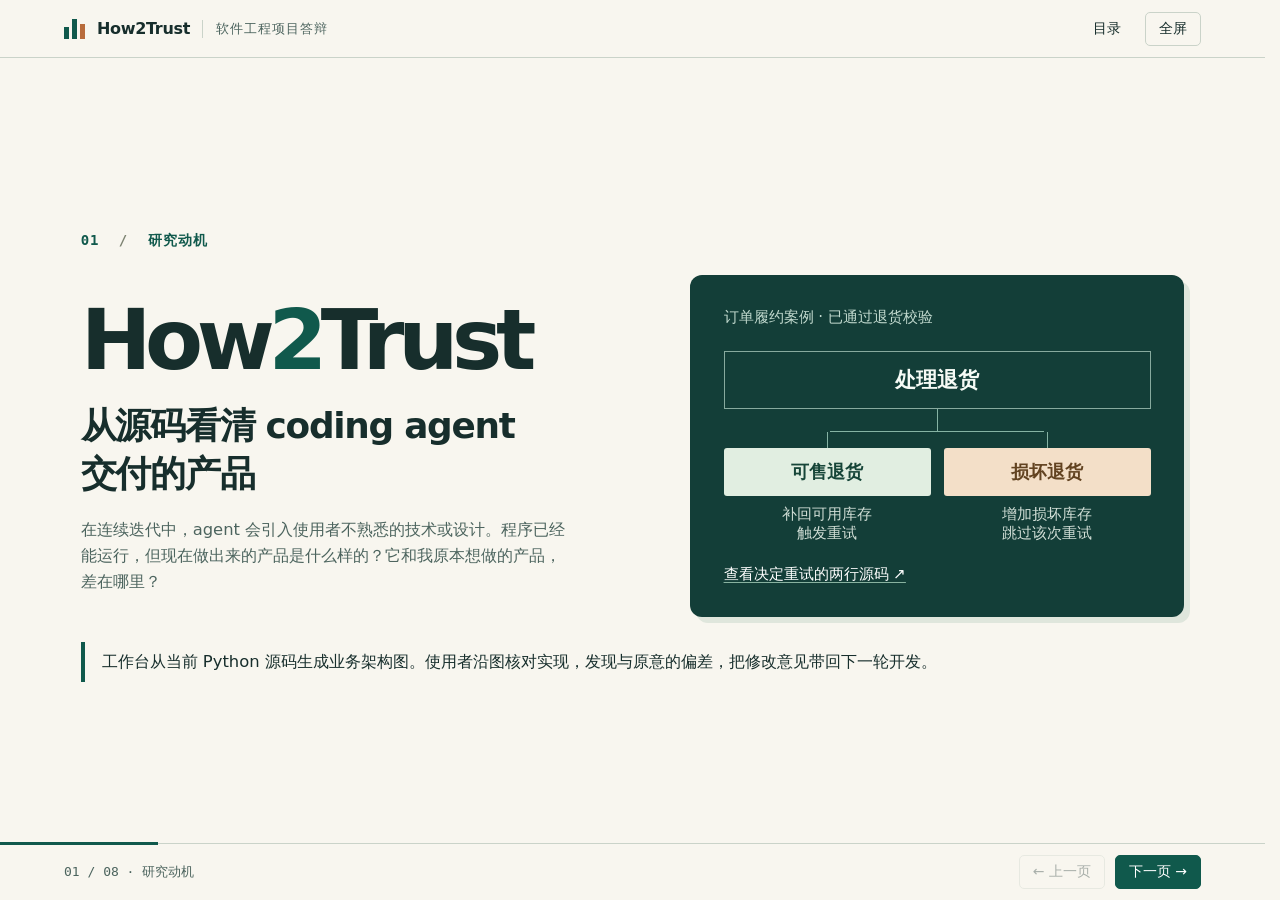
<file: docs/How2Trust-项目答辩.html>
<!doctype html>
<html lang="zh-CN">
<head>
<meta charset="utf-8">
<meta name="viewport" content="width=device-width, initial-scale=1">
<meta name="theme-color" content="#f8f6ef">
<title>How2Trust · 从源码看清 coding agent 交付的产品</title>
<style>
:root{color-scheme:light;--paper:#f8f6ef;--ink:#172e2c;--green:#10594c;--muted:#4c645e;--line:#cad3c9;--soft:#e7eee5;--ochre:#925327;--orange:#f8e8d8;--night:#133e38;--sans:"Source Sans 3","Microsoft YaHei UI","Microsoft YaHei","PingFang SC",system-ui,sans-serif;--mono:"IBM Plex Mono",Consolas,"Microsoft YaHei",monospace}
*{box-sizing:border-box}html{font-family:var(--sans);color:var(--ink);background:var(--paper);scrollbar-gutter:stable}body{margin:0}button,a{font:inherit}button{color:inherit;cursor:pointer}a{color:var(--green);text-underline-offset:.23em;text-decoration-thickness:1px}a:hover{color:var(--ochre)}button:focus-visible,a:focus-visible{outline:3px solid #b65b24;outline-offset:4px}button:disabled{opacity:.35;cursor:default}.top,.foot{display:flex;align-items:center;justify-content:space-between;gap:12px;padding:0 clamp(20px,5vw,92px)}.top{height:58px;border-bottom:1px solid var(--line)}.brand{display:flex;align-items:center;gap:12px;font-weight:750;letter-spacing:-.02em}.mark{display:inline-flex;gap:3px;align-items:flex-end;height:20px}.mark i{display:block;width:5px;background:var(--green);height:12px}.mark i:nth-child(2){height:20px}.mark i:last-child{height:15px;background:#b86b3b}.mastnote{color:var(--muted);font-size:13px;padding-left:13px;border-left:1px solid var(--line);font-weight:500;letter-spacing:.08em}.tools,.pager,.refs,.tabs{display:flex;gap:10px;align-items:center;flex-wrap:wrap}.tool,.navbtn{background:transparent;border:1px solid var(--line);border-radius:5px;padding:7px 13px;font-size:14px}.tool:hover,.navbtn:hover:enabled{border-color:var(--green);background:var(--soft)}.tool.flat{border-color:transparent}
main{max-width:1620px;margin:auto}.slide{padding:clamp(30px,5vh,72px) clamp(22px,6.3vw,116px) 32px;min-height:calc(100svh - 115px);display:flex;flex-direction:column;justify-content:center;gap:clamp(15px,2.7vh,36px)}.slide[hidden]{display:none}.folio{font-family:var(--mono);color:var(--green);font-size:14px;letter-spacing:.07em;font-weight:650}.folio i{font-style:normal;color:#7c8271;margin:0 10px}.intro{display:grid;gap:9px}h1,h2,h3,h4,p,figure,ol,ul,dl,dd{margin:0}h1,h2,h3{font-weight:730;letter-spacing:-.035em}h2{font-size:clamp(31px,3.35vw,58px);line-height:1.22;text-wrap:balance}h3{font-size:clamp(21px,1.7vw,30px);line-height:1.35}p,dd,td{line-height:1.58}p{font-size:clamp(16px,1.28vw,23px)}.lead{color:var(--muted);max-width:65em}.bodytext{color:var(--muted)}.split{display:grid;grid-template-columns:1fr 1fr;gap:clamp(24px,4.4vw,80px);align-items:center}.paperbox{border:1px solid var(--line);border-radius:9px;background:#fdfcf7}.foot{min-height:57px;border-top:1px solid var(--line);position:relative;background:var(--paper)}.progress{position:absolute;top:-2px;left:0;height:3px;background:var(--green);width:0}.position{font-family:var(--mono);font-size:13px;color:var(--muted)}.navbtn.next{background:var(--green);color:white;border-color:var(--green)}.navbtn.next:hover:enabled{background:#0c493f;color:white}.refs{gap:8px 18px;color:var(--muted);font-size:clamp(13px,.96vw,17px)}.refs a{text-decoration-color:#8baca0}.note{font-size:clamp(14px,1.03vw,18px);color:var(--muted);line-height:1.5}.stripe{border-left:4px solid var(--green);padding:7px 0 7px 17px}.eyeline{font-size:15px;color:var(--green);font-weight:680}.hero{grid-template-columns:1.12fr 1fr}.hero h1{font-family:"Inter",var(--sans);font-size:clamp(56px,6.6vw,114px);line-height:1;letter-spacing:-.075em}.hero h1 span{color:var(--green)}.hero h2{font-size:clamp(28px,2.8vw,49px);margin:20px 0 18px;line-height:1.35}.hero .lead{max-width:30em}.cover-figure{background:var(--night);color:#fff;border-radius:12px;padding:clamp(20px,2.6vw,46px);overflow:hidden;box-shadow:6px 6px 0 #dfe6dc}.cover-figure figcaption{color:#c1d9ce;font-size:15px}.fig-entry{margin:24px 0 0;padding:14px 18px;text-align:center;border:1px solid #87aa9e;color:#f6fbf6;font-size:clamp(19px,1.65vw,28px);font-weight:650}.fork{width:50%;height:23px;margin:auto;border-bottom:1px solid #85b3a4;position:relative}.fork:before{content:"";position:absolute;left:50%;height:100%;border-left:1px solid #85b3a4}.branches{display:grid;grid-template-columns:1fr 1fr;gap:13px}.branch{position:relative;padding-top:16px;text-align:center}.branch:before{content:"";position:absolute;top:0;left:50%;height:16px;border-left:1px solid #85b3a4}.branch b{display:block;background:#e1eee1;color:#164538;border-radius:3px;padding:12px 6px;font-size:clamp(16px,1.4vw,23px)}.branch:last-child b{background:#f3dfc8;color:#624321}.branch small{display:block;margin:9px 0 0;color:#d2dfd7;font-size:15px}.case-link{display:inline-block;margin-top:22px;color:#fff;text-decoration-color:#88b2a0;font-size:15px}.case-link:hover{color:#f2c295}
.flow{display:grid;grid-template-columns:repeat(3,1fr);border-block:1px solid var(--line)}.flow article{padding:24px clamp(12px,2vw,33px);border-right:1px solid var(--line)}.flow article:first-child{padding-left:0}.flow article:last-child{border:0;padding-right:0}.flow h3{margin:5px 0 10px}.flow p{color:var(--muted)}.eyeline code,.code{font-family:var(--mono)}.compare{border-collapse:collapse;width:100%;font-size:clamp(15px,1.18vw,21px)}.compare thead{color:var(--muted);font-size:.91em;text-align:left}.compare th,.compare td{padding:clamp(9px,1.45vh,18px) 16px;vertical-align:top;border-bottom:1px solid var(--line)}.compare th:first-child,.compare td:first-child{padding-left:0}.compare th:last-child,.compare td:last-child{padding-right:0}.compare tbody th{text-align:left;font-size:1.06em;width:19%}.compare td:nth-child(2){width:36%}.compare tbody small{display:block;font-weight:450;color:var(--muted);font-size:.76em;margin-top:4px}.compare b{color:var(--green)}
.cachegrid{display:grid;grid-template-columns:1fr 1.13fr;gap:clamp(24px,3.5vw,62px);align-items:start}.steps{padding-left:1.5em;display:grid;gap:16px}.steps li{padding-left:7px;font-size:clamp(16px,1.25vw,22px);line-height:1.5}.steps li::marker{color:var(--green);font-family:var(--mono);font-weight:bold}.steps strong{display:block}.steps span{color:var(--muted)}.panel{padding:clamp(16px,1.9vw,30px)}.tabs{gap:6px;margin-bottom:15px}.tabs button,.choices button{background:transparent;border:1px solid var(--line);border-radius:4px;padding:7px 11px;font-size:clamp(14px,1.05vw,18px)}.tabs button[aria-pressed=true],.choices button[aria-pressed=true]{color:white;background:var(--green);border-color:var(--green)}.batchrow{display:flex;justify-content:space-between;align-items:center;gap:10px;border-top:1px solid var(--line);padding:9px 0;font-size:clamp(15px,1.2vw,20px)}.batchrow code{font-family:var(--mono);font-size:.92em}.state{font-size:.82em;font-weight:650;border-radius:3px;padding:2px 8px;background:var(--soft);color:var(--green)}.state.refresh{background:var(--orange);color:#77411e}.panel .note{margin-top:10px}
.measure{display:grid;grid-template-columns:1.08fr .92fr;gap:clamp(25px,4vw,75px);align-items:center}.chart{background:var(--night);color:white;border-radius:10px;padding:clamp(22px,2.6vw,44px)}.chart figcaption{font-size:clamp(17px,1.4vw,24px);margin-bottom:19px}.bar-top{display:flex;align-items:baseline;justify-content:space-between;gap:12px;font-size:clamp(15px,1.15vw,20px)}.bar-top b{font-family:var(--mono);font-size:1.32em}.track{height:12px;background:#31574d;margin:6px 0 15px;border-radius:2px;overflow:hidden}.track span{display:block;height:100%;background:#a6c5af}.track .warm{width:81.54%;background:#edbb86}.chart small{color:#d2e2d7;font-size:14px}.big{font-family:"Inter",var(--sans);color:var(--green);font-size:clamp(49px,5.6vw,92px);font-weight:730;line-height:1.05;letter-spacing:-.065em}.numbers h3{margin:7px 0 12px}.numbers p+p{margin-top:9px}.choices{display:flex;gap:7px;flex-wrap:wrap}.casegrid{display:grid;grid-template-columns:.86fr 1.14fr;gap:clamp(20px,3vw,52px);align-items:center}.reading{display:grid;gap:15px}.extract{border-radius:8px;background:#153b36;color:#eff6ef;padding:clamp(14px,1.6vw,25px);overflow:hidden}.extract figcaption{color:#c8ddd0;font:clamp(13px,1.01vw,17px) var(--mono);margin-bottom:12px}.codebox{font:clamp(14px,1.12vw,20px)/1.7 var(--mono);overflow:auto}.line{display:block;white-space:pre;border-left:3px solid transparent;padding:0 8px}.line i{font-style:normal;color:#b6cabc;user-select:none}.line.on{background:#315846;border-left-color:#efbe8d;color:white}.case-result{min-height:4em}.codebox .omitted{color:#b7cec0}.results{display:grid;grid-template-columns:1fr 1fr;gap:clamp(24px,3.8vw,70px)}.result{border-top:2px solid var(--green);padding-top:14px}.result .metric{color:var(--green);font-size:clamp(30px,3.35vw,55px);letter-spacing:-.05em;font-weight:700}.result p{margin-top:6px}.result h3{margin:4px 0}.limits{display:grid;gap:0}.limit{display:grid;grid-template-columns:.65fr 1.25fr 1fr;gap:clamp(14px,2.4vw,42px);border-top:1px solid var(--line);padding:14px 0;align-items:baseline}.limit h3{font-size:clamp(18px,1.45vw,26px)}.limit p{font-size:clamp(15px,1.17vw,21px)}.closing{background:var(--night);color:white;padding:14px clamp(16px,2vw,32px);border-radius:6px;line-height:1.5}.sr{position:absolute;height:1px;width:1px;overflow:hidden;clip-path:inset(50%);white-space:nowrap}dialog{width:min(540px,94vw);max-height:85vh;border:1px solid var(--line);border-radius:10px;background:var(--paper);color:var(--ink);padding:24px}dialog::backdrop{background:#142f2a80}dialog header{display:flex;justify-content:space-between;align-items:center}dialog ol{padding-left:1.7em;margin-top:18px}dialog li{padding:7px 0;color:var(--muted)}dialog a{display:block}
@media(min-width:900px) and (max-height:790px){.slide{padding-top:24px;padding-bottom:22px;gap:16px}.top{height:48px}.foot{min-height:48px}.slide{min-height:calc(100svh - 96px)}.flow article{padding-block:17px}.compare th,.compare td{padding-block:8px}.limit{padding-block:10px}.steps{gap:10px}}
@media(max-width:850px){.slide{justify-content:flex-start;padding:30px 5vw;gap:20px}.split,.cachegrid,.measure,.casegrid{grid-template-columns:1fr;gap:20px}.hero .lead{max-width:none}.hero{gap:24px}.cover-figure{max-width:570px;width:100%}.flow{grid-template-columns:1fr}.flow article,.flow article:first-child,.flow article:last-child{padding:12px 0;border:0;border-bottom:1px solid var(--line)}.flow article:last-child{border:0}.flow h3{margin:2px 0 4px}.results{gap:20px}.top,.foot{padding-inline:5vw}.numbers h3{margin:5px 0}.limit{grid-template-columns:.58fr 1fr}.limit p:last-child{grid-column:2}.foot{min-height:56px}.progress{transition:width .18s}}
@media(max-width:580px){.mastnote{display:none}.tools{gap:2px}.tool{padding:7px 9px}.results{grid-template-columns:1fr}.compare,.compare tbody,.compare tr,.compare td,.compare tbody th{display:block;width:100%!important}.compare thead{position:absolute;clip-path:inset(50%);height:1px;overflow:hidden}.compare tr{border-top:1px solid var(--line);padding:10px 0}.compare th,.compare td{border:0;padding:3px 0}.compare td:last-child:before{content:"本项目　";font-weight:bold;color:var(--green)}.compare tbody small{display:inline;margin-left:8px}.limit{display:block}.limit p{margin-top:4px}.foot{gap:4px}.pager{gap:4px}.navbtn{padding:7px 9px}.folio{font-size:12px}.position{font-size:12px}.hero h1{font-size:58px}.hero h2{font-size:28px}.refs{row-gap:10px}.codebox{font-size:13px}}
@media print{@page{size:A4 landscape;margin:12mm}html,body{background:white;scrollbar-gutter:auto}.top,.foot,dialog,.tabs,.choices,.case-link{display:none!important}.slide,.slide[hidden]{display:flex!important;min-height:0;height:auto;padding:2mm 1mm;break-after:page;break-inside:avoid;gap:4mm}.slide:last-of-type{break-after:auto}main{max-width:none}.split,.cachegrid,.measure,.casegrid,.results{display:grid;grid-template-columns:1fr 1fr}.flow{display:grid;grid-template-columns:repeat(3,1fr)}.compare{display:table}.compare thead{position:static;clip-path:none}.compare tbody{display:table-row-group}.compare tr{display:table-row}.compare td,.compare tbody th{display:table-cell;width:auto!important}.compare td:last-child:before{content:none}h2{font-size:28pt}.hero h1{font-size:52pt}.hero h2{font-size:24pt}p,td,.compare,.steps li,.batchrow{font-size:12pt}.cover-figure,.chart,.extract,.closing,.state,.line.on,.track{print-color-adjust:exact;-webkit-print-color-adjust:exact}.slide .refs,.note{font-size:9.7pt}.limit{display:grid;grid-template-columns:.65fr 1.25fr 1fr}.limit p:last-child{grid-column:auto}}
</style>
</head>
<body>
<header class="top"><div class="brand"><span class="mark" aria-hidden="true"><i></i><i></i><i></i></span>How2Trust <span class="mastnote">软件工程项目答辩</span></div><nav class="tools" aria-label="演示工具"><button type="button" class="tool flat" id="toc-open">目录</button><button type="button" class="tool" id="fullscreen">全屏</button></nav></header>
<main>
<section class="slide" id="motivation" data-name="研究动机">
  <div class="folio">01 <i>/</i> 研究动机</div>
  <div class="split hero">
    <div><h1>How<span>2</span>Trust</h1><h2>从源码看清 coding agent<br>交付的产品</h2><p class="lead">在连续迭代中，agent 会引入使用者不熟悉的技术或设计。程序已经能运行，但现在做出来的产品是什么样的？它和我原本想做的产品，差在哪里？</p></div>
    <figure class="cover-figure"><figcaption>订单履约案例 · 已通过退货校验</figcaption><div class="fig-entry">处理退货</div><div class="fork"></div><div class="branches"><div class="branch"><b>可售退货</b><small>补回可用库存<br>触发重试</small></div><div class="branch"><b>损坏退货</b><small>增加损坏库存<br>跳过该次重试</small></div></div><a class="case-link" href="#evidence">查看决定重试的两行源码 ↗</a></figure>
  </div>
  <p class="stripe">工作台从当前 Python 源码生成业务架构图。使用者沿图核对实现，发现与原意的偏差，把修改意见带回下一轮开发。</p>
</section>
<section class="slide" id="workbench" data-name="工作台与三种视图">
  <div class="intro"><div class="folio">02 <i>/</i> 工作台与三种视图</div><h2>同一份源码，回答三个层次的问题</h2><p class="lead">静态分析从 Python 抽象语法树和配置中提取声明、入口和关系。可配置的本地或云端模型据此命名业务职责、撰写带引用的讲解。</p></div>
  <div class="flow"><article><span class="eyeline">整仓结构图</span><h3>交付了哪些代码？</h3><p>展开仓库层级，从入口定位到模块、类和方法。区分生产代码、测试与示例，避免把测试夹具读成产品入口。</p></article><article><span class="eyeline">生产业务图</span><h3>形成了哪些业务能力？</h3><p>按职责归并生产代码，查看每组包含的实现和归并理由。既可生成全仓业务图，也可只解释圈选范围及其直接邻居。</p></article><article><span class="eyeline">模块协作图</span><h3>这些能力怎样协作？</h3><p>点模块展开内部结构、类关系和多级方法调用。点箭头检查每个已识别调用位置的分支、提前退出及对应源码。</p></article></div>
  <p class="stripe">在图上圈选一段流程，批注疑问，或向模型连续追问。同一快照可以回放已保存的讲解，供下一位审阅者核对。</p>
  <div class="refs"><a href="../examples/python-dotenv-1.1.1/workbench.html" target="_blank" rel="noopener">打开真实工作台示例 ↗</a><a href="从源码仓库生成架构图.html" target="_blank" rel="noopener">操作说明 ↗</a></div>
</section>
<section class="slide" id="prior" data-name="前人工作与项目贡献">
  <div class="intro"><div class="folio">03 <i>/</i> 前人工作与项目贡献</div><h2>已有方法如何服务于持续审阅？</h2><p class="lead">已有研究能恢复调用图和架构组件。我们进一步关注读者怎样核查一条业务解释，以及代码改动后哪些解释需要重新生成。</p></div>
  <table class="compare"><thead><tr><th scope="col">前人工作</th><th scope="col">已有方法或研究工件</th><th scope="col">How2Trust 的借鉴与实现</th></tr></thead><tbody>
    <tr><th scope="row"><a href="https://arxiv.org/abs/2103.00587" target="_blank" rel="noopener">PyCG ↗</a><small>Salis 等 · ICSE 2021</small></th><td>通过赋值关系推断 Python 调用目标，发布带参考调用图的微型用例。</td><td>用其基准检验自己的解析器，并在交互图中进一步呈现<b>每个调用点的条件与例外</b>。</td></tr>
    <tr><th scope="row"><a href="https://github.com/xjtu-enre/TSE2025SemArc" target="_blank" rel="noopener">SemArc ↗</a><small>Zhao 等 · IEEE TSE</small></th><td>结合结构依赖和语义信息恢复架构组件，并提供专家文件分组。</td><td>为业务归并保留成员与理由，<b>区分共用方法和共同职责</b>。专家文件分组可作外部参照。</td></tr>
    <tr><th scope="row"><a href="https://arxiv.org/abs/2601.13007" target="_blank" rel="noopener">ArchAgent ↗</a><small>Pan 等 · ICASSP 2026</small></th><td>结合静态分析、代码分段和大模型生成面向业务的多视图架构。</td><td>将讲解绑定到<b>快照、符号和源码行段</b>。代码更新后，读者可以逐条检查旧结论的依据。</td></tr>
    <tr><th scope="row"><a href="https://bazel.build/remote/caching" target="_blank" rel="noopener">Bazel ↗</a><small>增量构建的工程类比</small></th><td>以构建动作及其输入识别可复用的结果，避免重复执行相同动作。</td><td>把复用单位换成<b>带调用上下文的模型请求</b>，分别判断初读和审校能否沿用。</td></tr>
  </tbody></table>
  <div class="refs"><a href="开发流程与创新方向参考.md" target="_blank" rel="noopener">文献与方法笔记 ↗</a><a href="../how2trust/business_groups.py" target="_blank" rel="noopener">业务归并证据 ↗</a><a href="../how2trust/claim_drift.py" target="_blank" rel="noopener">跨版本证据核对 ↗</a></div>
</section>
<section class="slide" id="cache" data-name="核心特点 · 代码分块缓存">
  <div class="intro"><div class="folio">04 <i>/</i> 核心特点 · 代码分块缓存</div><h2>改的是调用方，被调用方的讲解也可能过时</h2><p class="lead">coding agent 往往每轮只改一处。再次生成业务图时，工作台先在本地重建静态事实，再判断哪些材料值得重新发给模型。</p></div>
  <div class="cachegrid">
    <ol class="steps"><li><strong>把生产源码划成稳定的阅读批次</strong><span>按目录、文件和源码顺序组织，在预算允许时保留完整类或函数。块内带行号的源码有独立内容指纹。</span></li><li><strong>把调用上下文纳入复用判断</strong><span>请求包含本阶段实际使用的源码、关系或审校材料。即使函数体没变，调用方改变的条件也能使相关请求失效。</span></li><li><strong>逐阶段复用已验证的回复</strong><span>同一仓库和模型配置下，提示与请求内容相同即可从磁盘复用。初读能沿用而审校材料变化时，只重做相应审校。</span></li></ol>
    <div class="paperbox panel"><h3>一次订单项目的迭代</h3><p class="note" style="margin:4px 0 10px">选择改动，查看三个模块的初读与审校。</p>
      <div class="tabs" role="group" aria-label="订单项目的改动"><button type="button" data-cache="first" aria-pressed="false">首次生成</button><button type="button" data-cache="tests" aria-pressed="false">只改测试</button><button type="button" data-cache="guard" aria-pressed="true">改发货条件</button></div>
      <div id="batch-states" aria-live="polite"><div class="batchrow"><code>orders/api.py</code><span class="state refresh">重新请求</span></div><div class="batchrow"><code>shipping/service.py</code><span class="state refresh">重新请求</span></div><div class="batchrow"><code>reports/totals.py</code><span class="state">复用</span></div><p class="note" id="cache-note">订单入口把发货条件从 ready 改为 paid。发货函数的实现没变，但它引用的触发条件变了。报表与此次改动无关。</p></div>
    </div>
  </div>
  <div class="refs"><a href="../how2trust/semantics.py" target="_blank" rel="noopener">分块与调用上下文 ↗</a><a href="../how2trust/semantic_cache.py" target="_blank" rel="noopener">请求指纹与磁盘缓存 ↗</a><a href="../tests/test_incremental_semantics.py" target="_blank" rel="noopener">跨版本回归用例 ↗</a></div>
</section>
<section class="slide" id="cost" data-name="增量重绘实验">
  <div class="intro"><div class="folio">05 <i>/</i> 增量重绘实验</div><h2>小改动后，模型少读了多少？</h2><p class="lead">在含订单、发货、报表的测试仓库中，只把订单入口的 <code>order.ready</code> 改为 <code>order.paid</code>。对同一份改后源码，分别用空缓存和上轮缓存生成整仓业务讲解。</p></div>
  <div class="measure"><figure class="chart"><figcaption>整仓讲解各模型阶段的输入字符总数</figcaption><div class="bar-top"><span>清空缓存 · 10 次请求</span><b>20,845</b></div><div class="track"><span></span></div><div class="bar-top"><span>沿用缓存 · 8 次请求</span><b>16,997</b></div><div class="track"><span class="warm"></span></div><small>计数包含系统提示和序列化请求正文。</small></figure><div class="numbers"><div class="big">18.46<span style="font-size:.55em">%</span></div><h3>少发送 3,848 个输入字符</h3><p>两次生成的讲解文件内容完全一致。另一次只改测试注释时，生产业务讲解的新增模型请求为 <b>0 次</b>。</p></div></div>
  <p class="stripe"><b>较大仓库的对照。</b> 在 Scrapy 固定提交 <code>f9a9860</code> 中反转一个调度条件，93 个初读请求中有 <b>92 个指纹相同</b>。发生变化的请求占 30,405 / 2,579,847 个初读输入字符。</p>
  <div class="note">订单实验使用本地固定回复模型，测量实际发送的字符。Scrapy 实验在本地比较请求指纹，仅涵盖初读。两项均未测量云端计费 token 或费用。</div>
  <div class="refs"><a href="../tests/test_incremental_semantics.py" target="_blank" rel="noopener">订单实验夹具 ↗</a><a href="https://github.com/scrapy/scrapy/blob/f9a98603066240bcb7065f3058018b8cb068a656/scrapy/core/scheduler.py#L251-L260" target="_blank" rel="noopener">Scrapy 固定版调用点 ↗</a></div>
</section>
<section class="slide" id="evidence" data-name="How to trust · 源码演示">
  <div class="intro"><div class="folio">06 <i>/</i> How to trust · 源码演示</div><h2>订单退货后，什么时候会触发重试？</h2><p class="lead">假设产品意图是“仅可售退货才重新尝试分配”。沿模块协作图找到退货处理和重试之间的调用，再检查这个调用成立的条件。</p></div>
  <div class="casegrid"><div class="reading"><div class="choices" role="group" aria-label="选择要核对的业务问题"><button type="button" data-case="reject" aria-pressed="false">① 拒绝退货</button><button type="button" data-case="stock" aria-pressed="false">② 更新库存</button><button type="button" data-case="retry" aria-pressed="true">③ 触发重试</button></div>
    <div class="case-result" aria-live="polite"><h3 id="case-title">可售退货才调用 retry()</h3><p class="bodytext" id="case-text">库存更新后，第 185 行检查退货质量。只有值为 sellable，才执行第 186 行的重试调用。</p></div>
    <p class="note stripe">同一个质量字段，在库存更新处决定“写哪一列”，在重试处决定“调不调用”。这两个判断支持不同的业务结论。</p></div>
    <figure class="extract"><figcaption id="code-caption">dispatchdesk/store.py · L180–187</figcaption><div class="codebox" id="case-code" tabindex="0" aria-label="带行号的真实源码节选"><span class="line"><i>180  </i>column = "available" if quality == "sellable" else "damaged"</span><span class="line"><i>181  </i>self.db.execute(</span><span class="line omitted"><i> …   </i>　…</span><span class="line"><i>184  </i>)</span><span class="line on"><i>185  </i>if quality == "sellable":</span><span class="line on"><i>186  </i>    self.retry()</span><span class="line"><i>187  </i>return self.status(oid)</span></div></figure>
  </div>
  <div class="refs"><span>节选保留原行号，公共缩进按展示调整。</span><a href="../audit/terra-fulfillment/project/dispatchdesk/store.py" target="_blank" rel="noopener">完整退货实现 ↗</a><a href="../audit/fulfillment-deepseek-improved/architecture.html" target="_blank" rel="noopener">打开案例架构图 ↗</a></div>
</section>
<section class="slide" id="evaluation" data-name="证据与评测">
  <div class="intro"><div class="folio">07 <i>/</i> 证据与评测</div><h2>哪些结论经得起核查？</h2><p class="lead">调用关系、条件可见性、旧证据的变化是三个独立的问题。把它们分开测量，才能知道读图时哪一步仍需要人工判断。</p></div>
  <div class="results"><article class="result"><div class="metric">81 / 119</div><h3>预测的调用对中有多少命中？</h3><p>在 PyCG 的 112 个 Python 微型用例上，工作台预测 119 对调用，命中参考集 254 对中的 81 对。精确率为 <b>68.07%</b>，召回率为 <b>31.89%</b>。</p><p class="note">按调用方与被调用方去重。赋值别名会造成漏边，构造函数的表示差异也计入不匹配。</p></article>
  <article class="result"><div class="metric">3/5 → 5/5</div><h3>从总览能否找到动作发生的条件？</h3><p>对 Scrapy 同一提交的 5 个预选调用点，仅给出调用行引用。改进后，能打开相关条件证据的从 3 个增至 5 个，读者可以检查提前退出和所在分支。</p><p class="note">这里测量的是所选调用的证据可见性，样本规模为 5。</p></article></div>
  <p class="stripe"><b>再检验一次版本变化。</b> 在退货案例的副本中，把第 185 行的 <code>==</code> 改为 <code>!=</code>。工作台在 9 条历史结论中标出 2 条的实现证据变化，其余 7 条的原引用仍匹配。</p>
  <div class="refs"><a href="首轮源码架构评测.md" target="_blank" rel="noopener">原始计数与对照设计 ↗</a><a href="../tests/bench_pycg.py" target="_blank" rel="noopener">调用边评分脚本 ↗</a><a href="https://github.com/vitsalis/pycg-evaluation/tree/ce37eb5668465b0c17371914e863d699826447ee/data/micro-benchmark" target="_blank" rel="noopener">第三方参考集 ↗</a></div>
</section>
<section class="slide" id="outlook" data-name="适用边界与后续验证">
  <div class="intro"><div class="folio">08 <i>/</i> 适用边界与后续验证</div><h2>使用者怎样把决定权留在自己手里？</h2><p class="lead">每轮交付后，先对照业务图辨认新增职责，再沿关键箭头检查实现。使用者决定哪些设计可以接受、哪些需要调整，并把具体模块与源码位置交给 agent。</p></div>
  <div class="limits"><div class="limit"><h3>静态图的覆盖</h3><p>当前面向 Python。动态分派和别名会造成漏边，图中缺少箭头不足以说明行为不存在。</p><p class="bodytext">下一步用遗漏样例改善解析，并以独立运行轨迹补证关键路径。</p></div><div class="limit"><h3>业务解释的充分性</h3><p>引用可定位，文字仍可能过度概括。已有样例只验证了部分条件和例外。</p><p class="bodytext">下一步让读者逐句复核讲解，记录找对证据的比例与耗时。</p></div><div class="limit"><h3>缓存收益的外推</h3><p>分块包含行号和调用上下文。同一文件前部插入代码，也可能使后续请求需要重算。</p><p class="bodytext">下一步沿真实仓库的连续提交测量，按阶段记录计费 token、耗时和命中率。</p></div></div>
  <p class="closing"><strong>How to trust 的落点</strong>　使用者能指出“这项设计在哪里实现、什么条件下生效、改动后要重查什么”，才有依据把实际产品调回预期方向。</p>
  <div class="refs"><a href="从源码仓库生成架构图.html" target="_blank" rel="noopener">工作台操作说明 ↗</a><a href="首轮源码架构评测.md" target="_blank" rel="noopener">项目评测记录 ↗</a></div>
</section>
</main>
<footer class="foot"><div class="progress" id="progress"></div><span class="position" id="position" role="status">01 / 08 · 研究动机</span><div class="pager"><button type="button" class="navbtn" id="prev">← 上一页</button><button type="button" class="navbtn next" id="next">下一页 →</button></div></footer>
<dialog id="contents" aria-labelledby="toc-title"><header><h3 id="toc-title">答辩目录</h3><button type="button" class="tool" id="toc-close">关闭</button></header><ol id="toc-list"></ol></dialog>
<script>
"use strict";
const slides = Array.from(document.querySelectorAll(".slide"));
const el = id => document.getElementById(id);
const contents = el("contents");
let active = 0;
function displaySlide(){
  const target = slides.findIndex(slide => "#" + slide.id === location.hash);
  active = target >= 0 ? target : 0;
  slides.forEach((slide, i) => {slide.hidden = i !== active;});
  el("position").textContent = String(active+1).padStart(2,"0")+" / "+String(slides.length).padStart(2,"0")+" · "+slides[active].dataset.name;
  el("progress").style.width = ((active+1)*100/slides.length)+"%";
  el("prev").disabled = active === 0;
  el("next").disabled = active === slides.length-1;
  window.scrollTo(0,0);
}
function turn(to){if(to>=0 && to<slides.length){location.hash=slides[to].id;}}
slides.forEach(slide=>{
  const li=document.createElement("li"), link=document.createElement("a");
  link.href="#"+slide.id; link.textContent=slide.dataset.name;
  link.addEventListener("click",()=>contents.close()); li.append(link); el("toc-list").append(li);
});
el("toc-open").addEventListener("click",()=>contents.showModal());
el("toc-close").addEventListener("click",()=>contents.close());
el("prev").addEventListener("click",()=>turn(active-1));
el("next").addEventListener("click",()=>turn(active+1));
window.addEventListener("hashchange", displaySlide);
document.addEventListener("keydown",event=>{
  if(contents.open || event.altKey || event.ctrlKey || event.metaKey || event.shiftKey || (event.target.closest && event.target.closest(".codebox"))) return;
  const offsets={ArrowLeft:-1,ArrowRight:1,PageUp:-1,PageDown:1};
  if(event.key in offsets){event.preventDefault();turn(active+offsets[event.key]);}
  else if(event.key==="Home" || event.key==="End"){event.preventDefault();turn(event.key==="Home" ? 0 : slides.length-1);}
});
const fullscreen=el("fullscreen");
if(!document.fullscreenEnabled) fullscreen.hidden=true;
fullscreen.addEventListener("click",async()=>{
  try{if(document.fullscreenElement) await document.exitFullscreen(); else await document.documentElement.requestFullscreen();}
  catch{fullscreen.textContent="请用浏览器全屏";}
});
document.addEventListener("fullscreenchange",()=>{fullscreen.textContent=document.fullscreenElement?"退出全屏":"全屏";});
const scenarios={
  first:{states:["首次请求","首次请求","首次请求"],note:"首次生成没有历史回复。订单入口、发货和报表的材料分别进入模型，验证后的回复写入本地缓存。"},
  tests:{states:["复用","复用","复用"],note:"只在测试文件里增加注释。仓库快照改变，但生产代码及相关请求材料相同，三个模块均可复用。"},
  guard:{states:["重新请求","重新请求","复用"],note:"订单入口把发货条件从 ready 改为 paid。发货函数的实现没变，但它引用的触发条件变了。报表与此次改动无关。"}
};
function selectCache(key){
  document.querySelectorAll("[data-cache]").forEach(button=>button.setAttribute("aria-pressed",String(button.dataset.cache===key)));
  const scenario=scenarios[key];
  document.querySelectorAll("#batch-states .state").forEach((node,i)=>{node.textContent=scenario.states[i];node.classList.toggle("refresh",scenario.states[i]!=="复用");});
  el("cache-note").textContent=scenario.note;
}
document.querySelectorAll("[data-cache]").forEach(button=>button.addEventListener("click",()=>selectCache(button.dataset.cache)));
const snippets={
  reject:{title:"三种情况会拒绝这次退货",text:"找不到分配记录、分配记录尚未发货，或申请数量超过剩余可退量，都会在第 172 行抛出 Rejected，后面的库存更新和重试不会执行。",range:"167–172",lines:[[167,"if ("],[168,"    row is None"],[169,'    or not row["shipped"]'],[170,'    or qty > row["qty"] - row["returned_sellable"] - row["returned_damaged"]'],[171,"):"],[172,'    raise Rejected("return exceeds shipped quantity")']],mark:[168,169,170,172]},
  stock:{title:"质量字段决定更新哪一列库存",text:"通过前置检查后，代码按质量选择 available 或 damaged，再把退回的数量加到所选列。两种质量都会执行这次库存更新。",range:"180–184",lines:[[180,'column = "available" if quality == "sellable" else "damaged"'],[181,"self.db.execute("],[182,'    f"UPDATE inventory SET {column}={column}+? WHERE warehouse=? AND sku=?"' + ","],[183,"    (qty, warehouse, sku),"],[184,")"]],mark:[180,181,182]},
  retry:{title:"可售退货才调用 retry()",text:"库存更新后，第 185 行检查退货质量。只有值为 sellable，才执行第 186 行的重试调用。",range:"180–187",lines:[[180,'    column = "available" if quality == "sellable" else "damaged"'],[181,"    self.db.execute("],[0,"        …"],[184,"    )"],[185,'    if quality == "sellable":'],[186,"        self.retry()"],[187,"return self.status(oid)"]],mark:[185,186]}
};
function selectCase(key){
  const item=snippets[key];
  document.querySelectorAll("[data-case]").forEach(button=>button.setAttribute("aria-pressed",String(button.dataset.case===key)));
  el("case-title").textContent=item.title;el("case-text").textContent=item.text;el("code-caption").textContent="dispatchdesk/store.py · L"+item.range;
  const rows=item.lines.map(([number,code])=>{
    const line=document.createElement("span"), label=document.createElement("i");
    line.className="line"+(item.mark.includes(number)?" on":"")+(!number?" omitted":"");label.textContent=(number||" … ")+"  ";
    line.append(label,document.createTextNode(code));return line;
  });
  el("case-code").replaceChildren(...rows);el("case-code").scrollLeft=0;
}
document.querySelectorAll("[data-case]").forEach(button=>button.addEventListener("click",()=>selectCase(button.dataset.case)));
selectCase("retry");displaySlide();
</script>
</body>
</html>
</file>
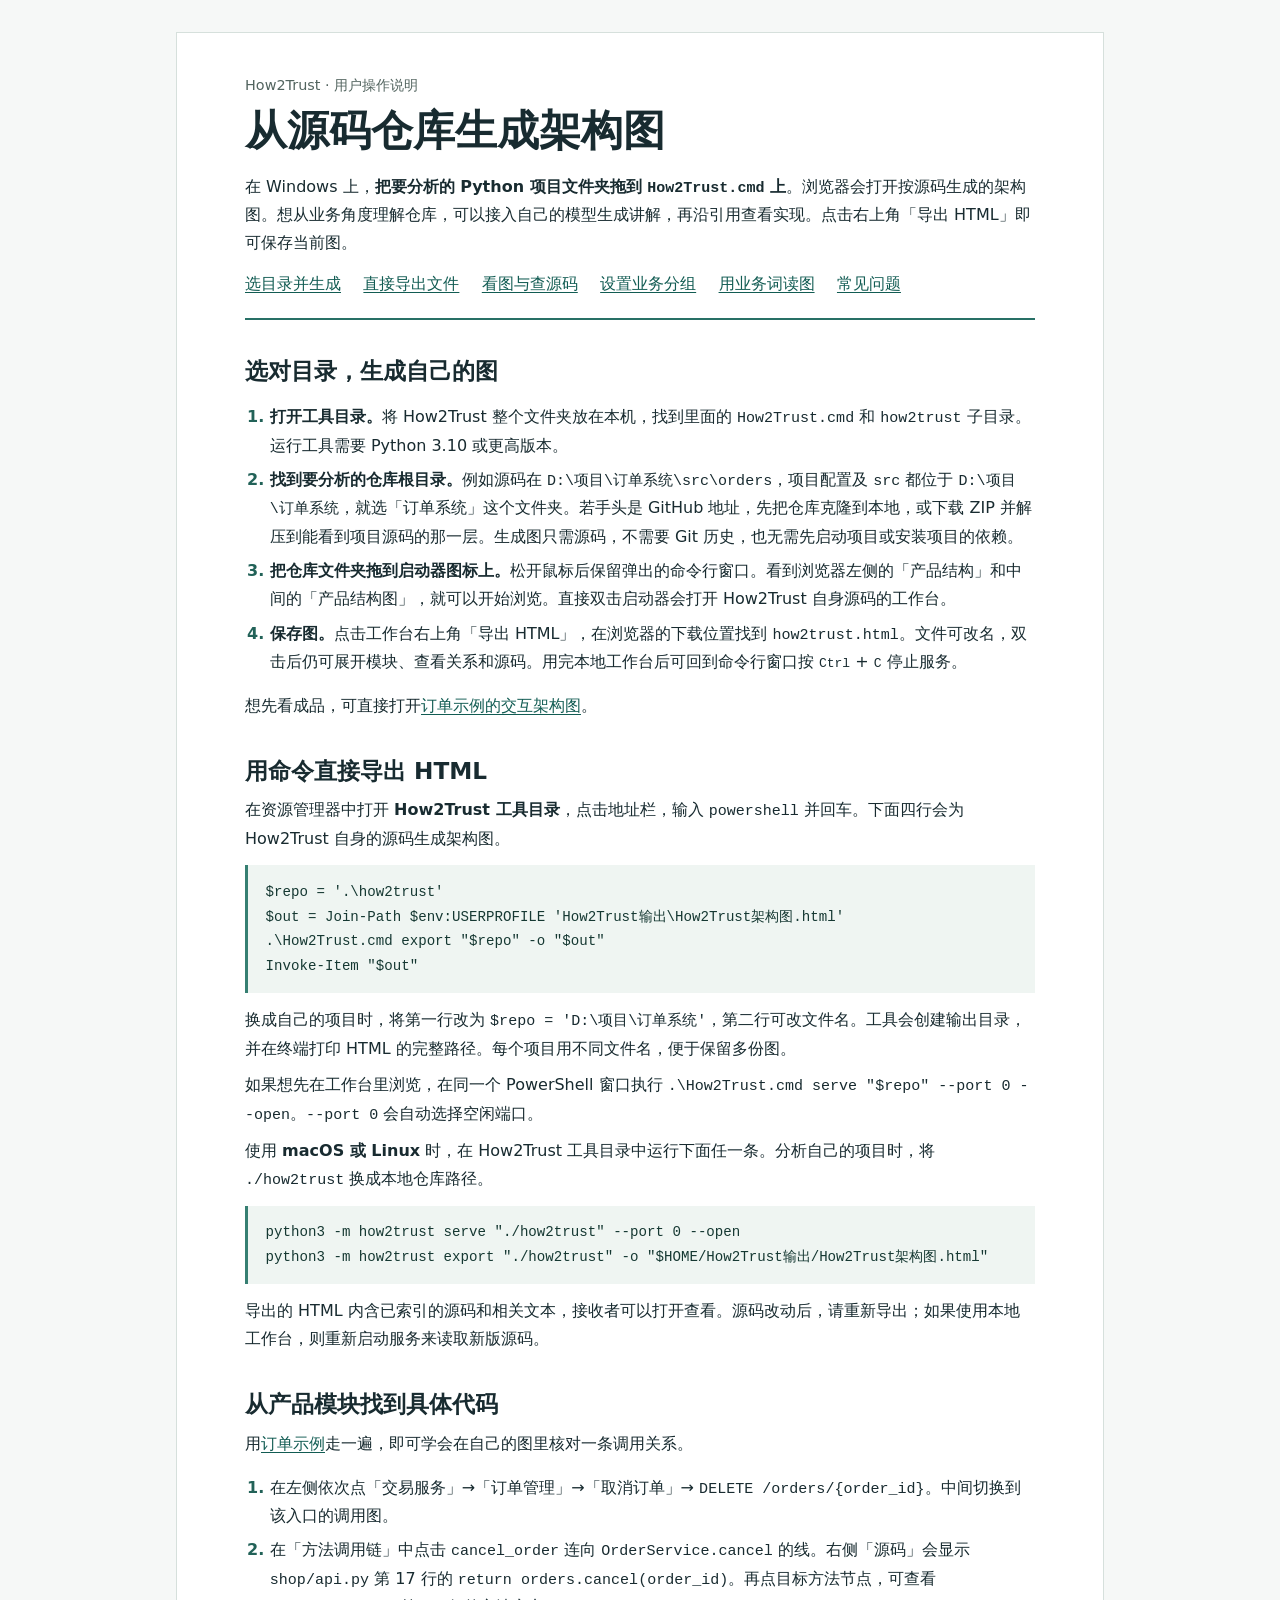
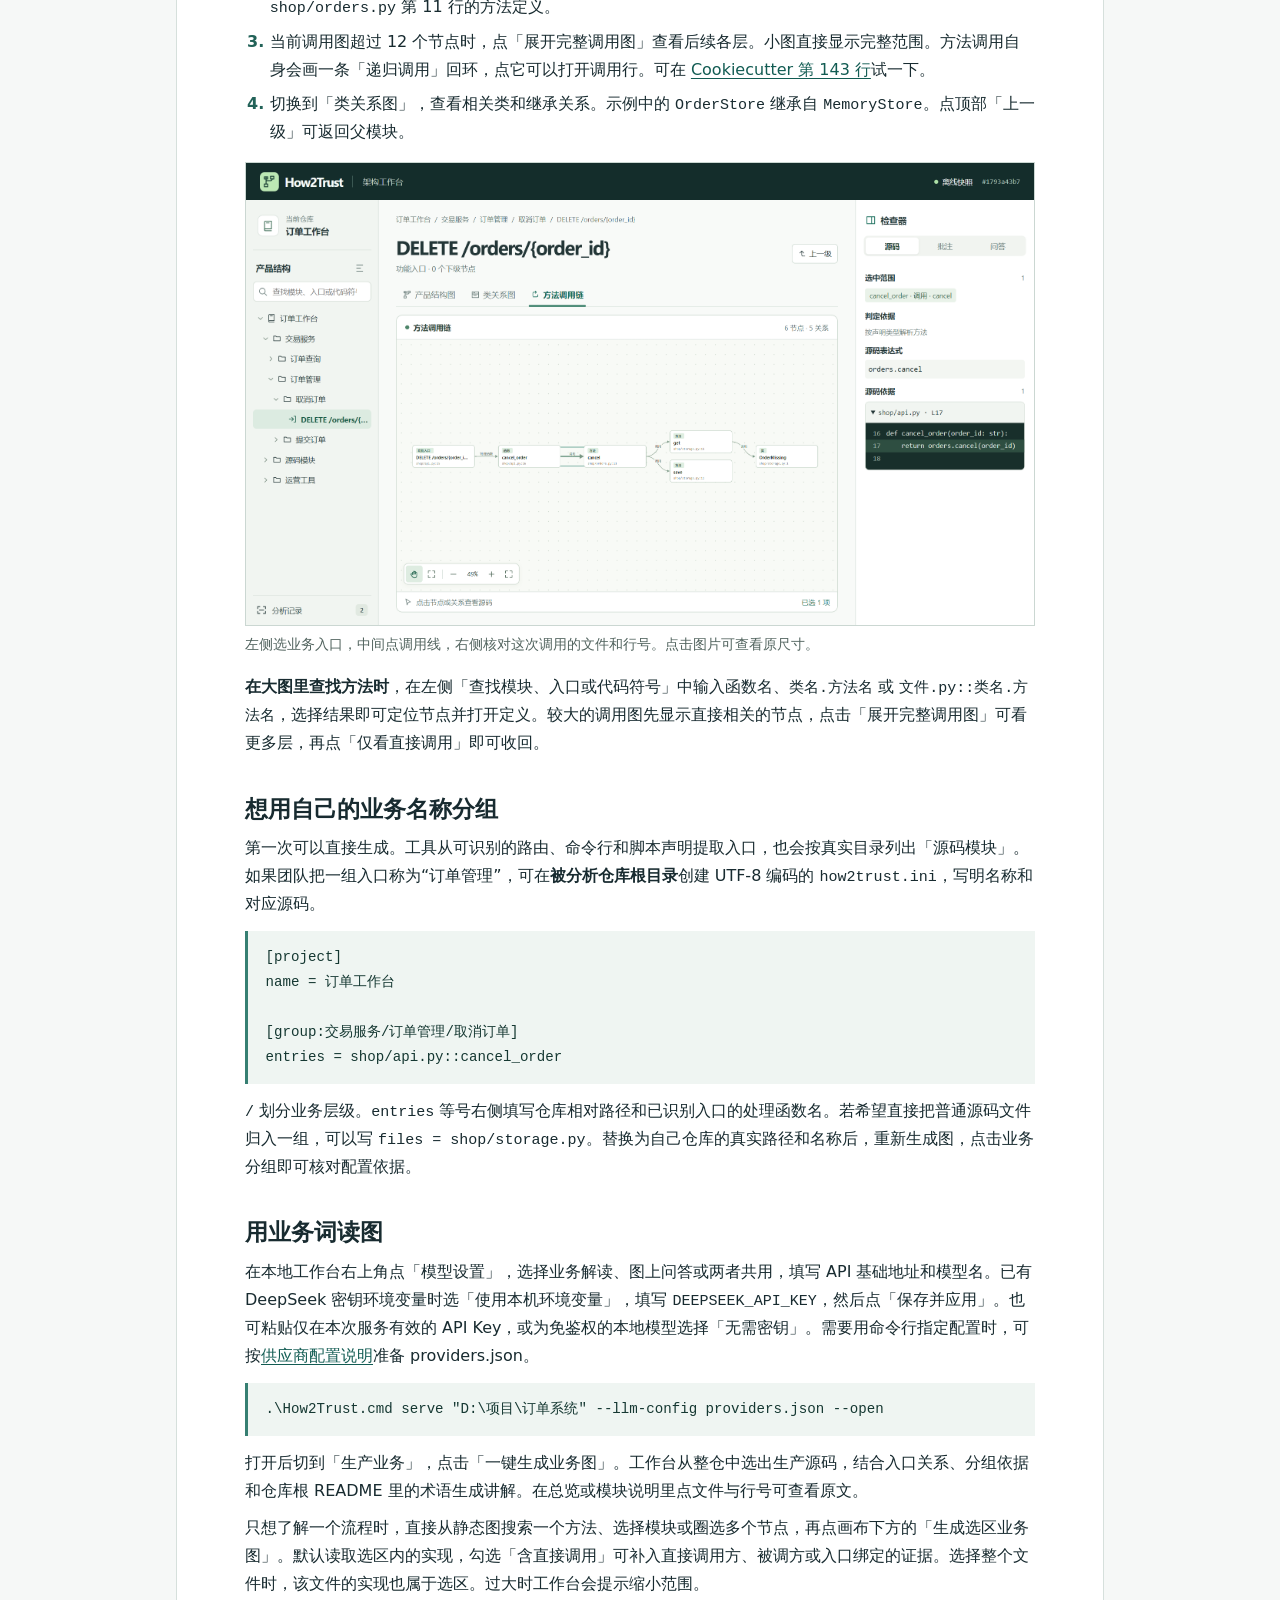
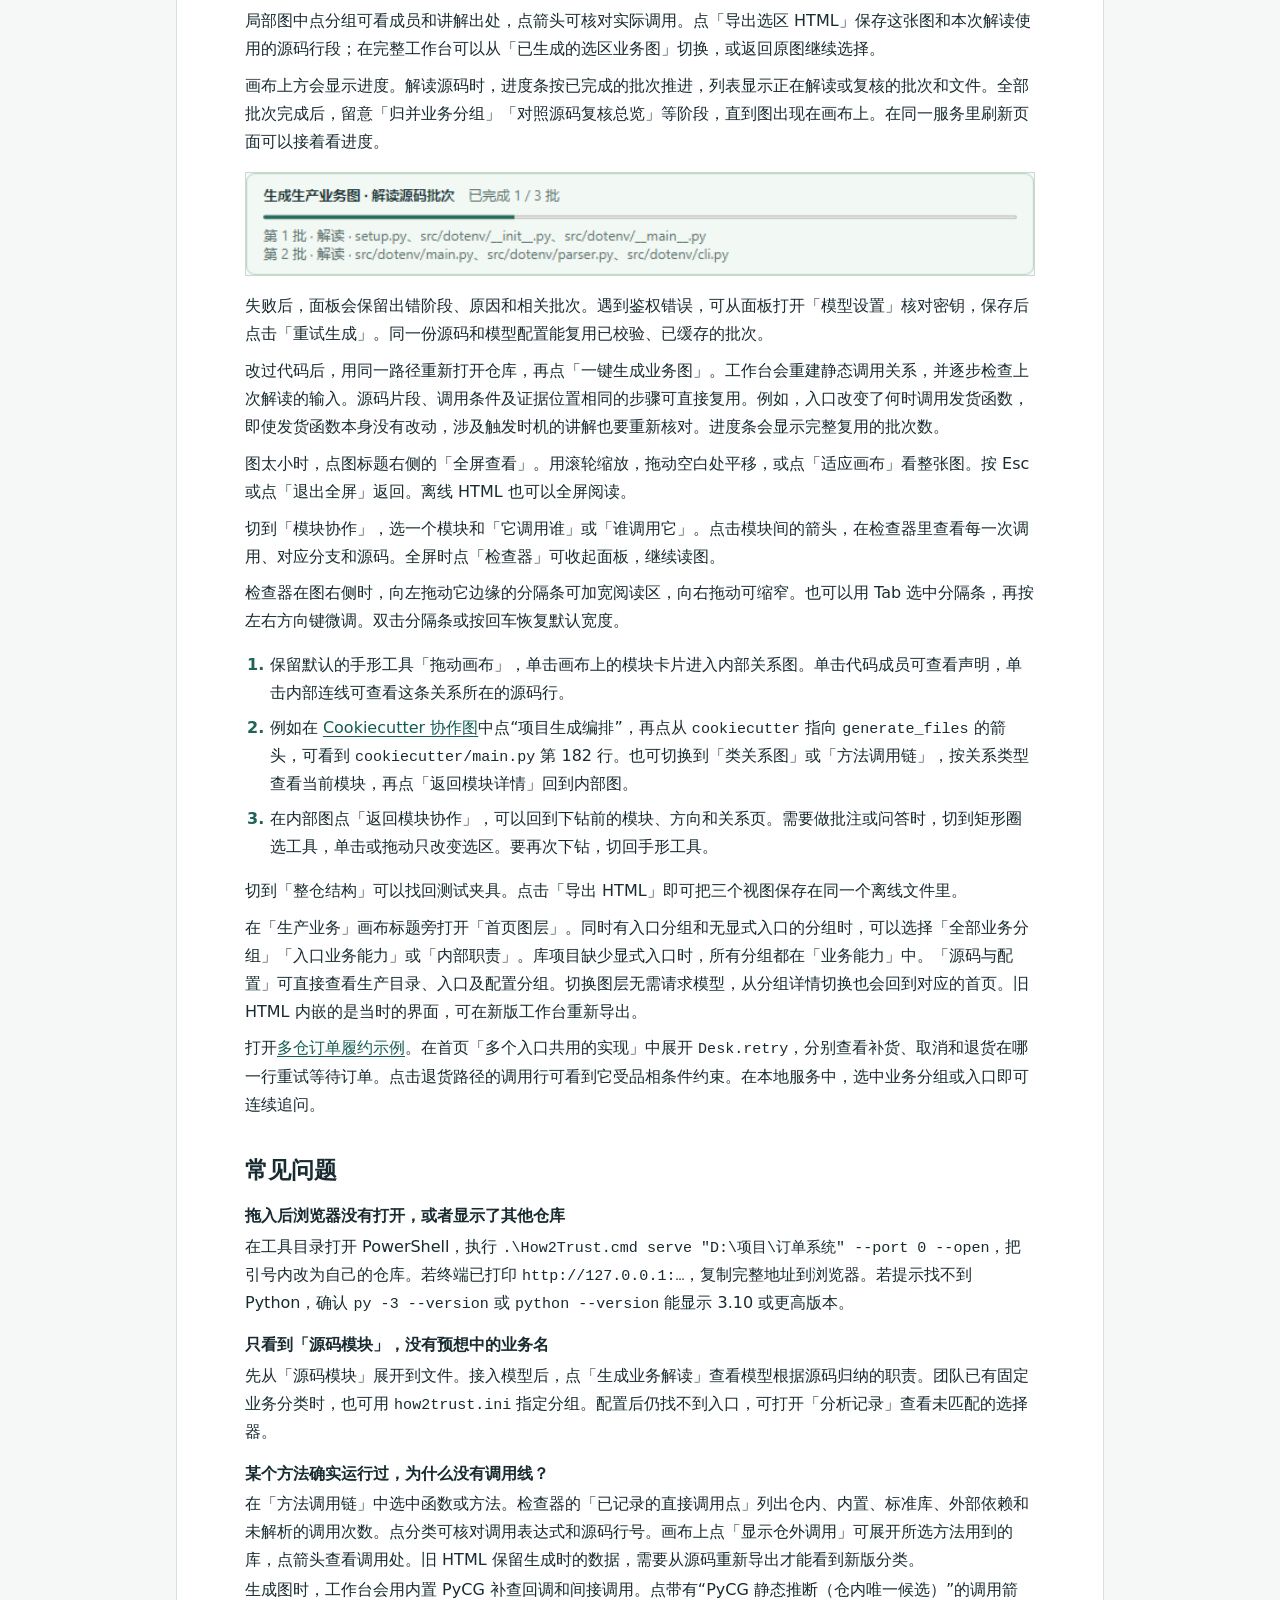
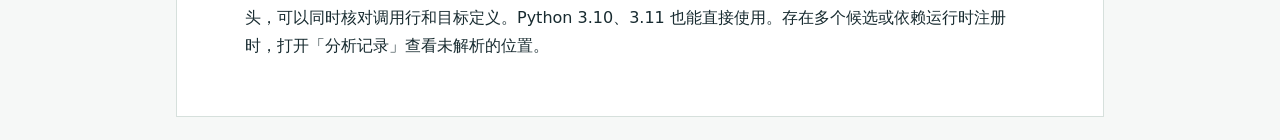
<file: docs/从源码仓库生成架构图.html>
<!doctype html>
<html lang="zh-CN">
<head>
  <meta charset="utf-8">
  <meta name="viewport" content="width=device-width, initial-scale=1">
  <title>从源码仓库生成架构图 · How2Trust 操作说明</title>
  <style>
    :root { color-scheme: light; font-family: "Microsoft YaHei UI", "PingFang SC", system-ui, sans-serif; color: #182b30; background: #f6f8f7; }
    * { box-sizing: border-box; }
    body { margin: 0; line-height: 1.75; }
    main { max-width: 58rem; margin: 2rem auto; padding: 2.5rem clamp(1.1rem, 6vw, 4.25rem); background: white; border: 1px solid #d6e0dc; }
    header { border-bottom: 2px solid #287066; padding-bottom: 1.2rem; }
    .version, figcaption { color: #52645f; font-size: .9rem; }
    h1 { font-size: clamp(1.8rem, 4.5vw, 2.6rem); line-height: 1.25; margin: .45rem 0 .95rem; }
    h2 { font-size: 1.45rem; line-height: 1.4; margin: 2.2rem 0 .55rem; }
    p { margin: .55rem 0; }
    a { color: #125c53; text-underline-offset: .2em; }
    a:focus-visible { outline: 2px solid #167769; outline-offset: 3px; }
    nav { display: flex; flex-wrap: wrap; gap: .4rem 1.4rem; margin: .85rem 0 0; }
    code, pre { font-family: Consolas, "SFMono-Regular", monospace; }
    code { font-size: .94em; overflow-wrap: anywhere; }
    pre { padding: .9rem 1.1rem; margin: .8rem 0; overflow: auto; border-left: 3px solid #367f72; background: #eff5f2; color: #153832; font-size: .94rem; line-height: 1.65; }
    pre code { overflow-wrap: normal; }
    ol { padding-left: 1.55rem; }
    li { margin: .4rem 0; }
    li::marker { color: #226258; font-weight: 700; }
    dt { margin-top: .85rem; font-weight: 650; }
    dd { margin: .15rem 0 0; }
    figure { margin: 1rem 0; }
    figure img { display: block; width: 100%; height: auto; border: 1px solid #cbd7d2; }
    figcaption { margin-top: .35rem; }
    @media (max-width: 42rem) { main { margin: 0; border: 0; } }
    @media print { main { max-width: none; margin: 0; border: 0; padding: 0; } nav { display: none; } h2, dt { break-after: avoid; } pre, figure { break-inside: avoid; } pre { white-space: pre-wrap; } }
  </style>
</head>
<body>
<main>
  <header>
    <div class="version">How2Trust · 用户操作说明</div>
    <h1>从源码仓库生成架构图</h1>
    <p>在 Windows 上，<strong>把要分析的 Python 项目文件夹拖到 <code>How2Trust.cmd</code> 上</strong>。浏览器会打开按源码生成的架构图。想从业务角度理解仓库，可以接入自己的模型生成讲解，再沿引用查看实现。点击右上角「导出 HTML」即可保存当前图。</p>
    <nav aria-label="本页目录">
      <a href="#start">选目录并生成</a><a href="#export">直接导出文件</a><a href="#inspect">看图与查源码</a><a href="#groups">设置业务分组</a><a href="#semantics">用业务词读图</a><a href="#help">常见问题</a>
    </nav>
  </header>

  <section id="start">
    <h2>选对目录，生成自己的图</h2>
    <ol>
      <li><strong>打开工具目录。</strong>将 How2Trust 整个文件夹放在本机，找到里面的 <code>How2Trust.cmd</code> 和 <code>how2trust</code> 子目录。运行工具需要 Python 3.10 或更高版本。</li>
      <li><strong>找到要分析的仓库根目录。</strong>例如源码在 <code>D:\项目\订单系统\src\orders</code>，项目配置及 <code>src</code> 都位于 <code>D:\项目\订单系统</code>，就选「订单系统」这个文件夹。若手头是 GitHub 地址，先把仓库克隆到本地，或下载 ZIP 并解压到能看到项目源码的那一层。生成图只需源码，不需要 Git 历史，也无需先启动项目或安装项目的依赖。</li>
      <li><strong>把仓库文件夹拖到启动器图标上。</strong>松开鼠标后保留弹出的命令行窗口。看到浏览器左侧的「产品结构」和中间的「产品结构图」，就可以开始浏览。直接双击启动器会打开 How2Trust 自身源码的工作台。</li>
      <li><strong>保存图。</strong>点击工作台右上角「导出 HTML」，在浏览器的下载位置找到 <code>how2trust.html</code>。文件可改名，双击后仍可展开模块、查看关系和源码。用完本地工作台后可回到命令行窗口按 <kbd>Ctrl</kbd> + <kbd>C</kbd> 停止服务。</li>
    </ol>
    <p>想先看成品，可直接打开<a href="../examples/order-map.html">订单示例的交互架构图</a>。</p>
  </section>

  <section id="export">
    <h2>用命令直接导出 HTML</h2>
    <p>在资源管理器中打开 <strong>How2Trust 工具目录</strong>，点击地址栏，输入 <code>powershell</code> 并回车。下面四行会为 How2Trust 自身的源码生成架构图。</p>
    <pre><code>$repo = '.\how2trust'
$out = Join-Path $env:USERPROFILE 'How2Trust输出\How2Trust架构图.html'
.\How2Trust.cmd export "$repo" -o "$out"
Invoke-Item "$out"</code></pre>
    <p>换成自己的项目时，将第一行改为 <code>$repo = 'D:\项目\订单系统'</code>，第二行可改文件名。工具会创建输出目录，并在终端打印 HTML 的完整路径。每个项目用不同文件名，便于保留多份图。</p>
    <p>如果想先在工作台里浏览，在同一个 PowerShell 窗口执行 <code>.\How2Trust.cmd serve "$repo" --port 0 --open</code>。<code>--port 0</code> 会自动选择空闲端口。</p>
    <p>使用 <strong>macOS 或 Linux</strong> 时，在 How2Trust 工具目录中运行下面任一条。分析自己的项目时，将 <code>./how2trust</code> 换成本地仓库路径。</p>
    <pre><code>python3 -m how2trust serve "./how2trust" --port 0 --open
python3 -m how2trust export "./how2trust" -o "$HOME/How2Trust输出/How2Trust架构图.html"</code></pre>
    <p>导出的 HTML 内含已索引的源码和相关文本，接收者可以打开查看。源码改动后，请重新导出；如果使用本地工作台，则重新启动服务来读取新版源码。</p>
  </section>

  <section id="inspect">
    <h2>从产品模块找到具体代码</h2>
    <p>用<a href="../examples/order-map.html">订单示例</a>走一遍，即可学会在自己的图里核对一条调用关系。</p>
    <ol>
      <li>在左侧依次点「交易服务」→「订单管理」→「取消订单」→ <code>DELETE /orders/{order_id}</code>。中间切换到该入口的调用图。</li>
      <li>在「方法调用链」中点击 <code>cancel_order</code> 连向 <code>OrderService.cancel</code> 的线。右侧「源码」会显示 <code>shop/api.py</code> 第 17 行的 <code>return orders.cancel(order_id)</code>。再点目标方法节点，可查看 <code>shop/orders.py</code> 第 11 行的方法定义。</li>
      <li>当前调用图超过 12 个节点时，点「展开完整调用图」查看后续各层。小图直接显示完整范围。方法调用自身会画一条「递归调用」回环，点它可以打开调用行。可在 <a href="../examples/cookiecutter-2.6.0/workbench.html#file=cookiecutter%2Fmain.py&amp;line=143">Cookiecutter 第 143 行</a>试一下。</li>
      <li>切换到「类关系图」，查看相关类和继承关系。示例中的 <code>OrderStore</code> 继承自 <code>MemoryStore</code>。点顶部「上一级」可返回父模块。</li>
    </ol>
    <figure>
      <a href="images/order-call-chain.png" aria-label="查看订单调用链原尺寸截图"><img src="images/order-call-chain.png" alt="订单示例中选中取消订单的调用线，右侧源码面板显示 shop/api.py 第 17 行"></a>
      <figcaption>左侧选业务入口，中间点调用线，右侧核对这次调用的文件和行号。点击图片可查看原尺寸。</figcaption>
    </figure>
    <p><strong>在大图里查找方法时</strong>，在左侧「查找模块、入口或代码符号」中输入函数名、<code>类名.方法名</code> 或 <code>文件.py::类名.方法名</code>，选择结果即可定位节点并打开定义。较大的调用图先显示直接相关的节点，点击「展开完整调用图」可看更多层，再点「仅看直接调用」即可收回。</p>
  </section>

  <section id="groups">
    <h2>想用自己的业务名称分组</h2>
    <p>第一次可以直接生成。工具从可识别的路由、命令行和脚本声明提取入口，也会按真实目录列出「源码模块」。如果团队把一组入口称为“订单管理”，可在<strong>被分析仓库根目录</strong>创建 UTF-8 编码的 <code>how2trust.ini</code>，写明名称和对应源码。</p>
    <pre><code>[project]
name = 订单工作台

[group:交易服务/订单管理/取消订单]
entries = shop/api.py::cancel_order</code></pre>
    <p><code>/</code> 划分业务层级。<code>entries</code> 等号右侧填写仓库相对路径和已识别入口的处理函数名。若希望直接把普通源码文件归入一组，可以写 <code>files = shop/storage.py</code>。替换为自己仓库的真实路径和名称后，重新生成图，点击业务分组即可核对配置依据。</p>
  </section>

  <section id="semantics">
    <h2>用业务词读图</h2>
    <p>在本地工作台右上角点「模型设置」，选择业务解读、图上问答或两者共用，填写 API 基础地址和模型名。已有 DeepSeek 密钥环境变量时选「使用本机环境变量」，填写 <code>DEEPSEEK_API_KEY</code>，然后点「保存并应用」。也可粘贴仅在本次服务有效的 API Key，或为免鉴权的本地模型选择「无需密钥」。需要用命令行指定配置时，可按<a href="../README.md#接入本地或云端模型">供应商配置说明</a>准备 providers.json。</p>
    <pre><code>.\How2Trust.cmd serve "D:\项目\订单系统" --llm-config providers.json --open</code></pre>
    <p>打开后切到「生产业务」，点击「一键生成业务图」。工作台从整仓中选出生产源码，结合入口关系、分组依据和仓库根 README 里的术语生成讲解。在总览或模块说明里点文件与行号可查看原文。</p>
    <p>只想了解一个流程时，直接从静态图搜索一个方法、选择模块或圈选多个节点，再点画布下方的「生成选区业务图」。默认读取选区内的实现，勾选「含直接调用」可补入直接调用方、被调方或入口绑定的证据。选择整个文件时，该文件的实现也属于选区。过大时工作台会提示缩小范围。</p>
    <p>局部图中点分组可看成员和讲解出处，点箭头可核对实际调用。点「导出选区 HTML」保存这张图和本次解读使用的源码行段；在完整工作台可以从「已生成的选区业务图」切换，或返回原图继续选择。</p>
    <p>画布上方会显示进度。解读源码时，进度条按已完成的批次推进，列表显示正在解读或复核的批次和文件。全部批次完成后，留意「归并业务分组」「对照源码复核总览」等阶段，直到图出现在画布上。在同一服务里刷新页面可以接着看进度。</p>
    <figure><img src="images/production-generation-progress.png" alt="python-dotenv 试跑中已完成 1/3 批，另外两批仍在解读源码"></figure>
    <p>失败后，面板会保留出错阶段、原因和相关批次。遇到鉴权错误，可从面板打开「模型设置」核对密钥，保存后点击「重试生成」。同一份源码和模型配置能复用已校验、已缓存的批次。</p>
    <p>改过代码后，用同一路径重新打开仓库，再点「一键生成业务图」。工作台会重建静态调用关系，并逐步检查上次解读的输入。源码片段、调用条件及证据位置相同的步骤可直接复用。例如，入口改变了何时调用发货函数，即使发货函数本身没有改动，涉及触发时机的讲解也要重新核对。进度条会显示完整复用的批次数。</p>
    <p>图太小时，点图标题右侧的「全屏查看」。用滚轮缩放，拖动空白处平移，或点「适应画布」看整张图。按 Esc 或点「退出全屏」返回。离线 HTML 也可以全屏阅读。</p>
    <p>切到「模块协作」，选一个模块和「它调用谁」或「谁调用它」。点击模块间的箭头，在检查器里查看每一次调用、对应分支和源码。全屏时点「检查器」可收起面板，继续读图。</p>
    <p>检查器在图右侧时，向左拖动它边缘的分隔条可加宽阅读区，向右拖动可缩窄。也可以用 Tab 选中分隔条，再按左右方向键微调。双击分隔条或按回车恢复默认宽度。</p>
    <ol>
      <li>保留默认的手形工具「拖动画布」，单击画布上的模块卡片进入内部关系图。单击代码成员可查看声明，单击内部连线可查看这条关系所在的源码行。</li>
      <li>例如在 <a href="../examples/cookiecutter-2.6.0/workbench.html#view=collaboration">Cookiecutter 协作图</a>中点“项目生成编排”，再点从 <code>cookiecutter</code> 指向 <code>generate_files</code> 的箭头，可看到 <code>cookiecutter/main.py</code> 第 182 行。也可切换到「类关系图」或「方法调用链」，按关系类型查看当前模块，再点「返回模块详情」回到内部图。</li>
      <li>在内部图点「返回模块协作」，可以回到下钻前的模块、方向和关系页。需要做批注或问答时，切到矩形圈选工具，单击或拖动只改变选区。要再次下钻，切回手形工具。</li>
    </ol>
    <p>切到「整仓结构」可以找回测试夹具。点击「导出 HTML」即可把三个视图保存在同一个离线文件里。</p>
    <p>在「生产业务」画布标题旁打开「首页图层」。同时有入口分组和无显式入口的分组时，可以选择「全部业务分组」「入口业务能力」或「内部职责」。库项目缺少显式入口时，所有分组都在「业务能力」中。「源码与配置」可直接查看生产目录、入口及配置分组。切换图层无需请求模型，从分组详情切换也会回到对应的首页。旧 HTML 内嵌的是当时的界面，可在新版工作台重新导出。</p>
    <p>打开<a href="../audit/fulfillment-deepseek-improved/architecture.html">多仓订单履约示例</a>。在首页「多个入口共用的实现」中展开 <code>Desk.retry</code>，分别查看补货、取消和退货在哪一行重试等待订单。点击退货路径的调用行可看到它受品相条件约束。在本地服务中，选中业务分组或入口即可连续追问。</p>
  </section>

  <section id="help">
    <h2>常见问题</h2>
    <dl>
      <dt>拖入后浏览器没有打开，或者显示了其他仓库</dt>
      <dd>在工具目录打开 PowerShell，执行 <code>.\How2Trust.cmd serve "D:\项目\订单系统" --port 0 --open</code>，把引号内改为自己的仓库。若终端已打印 <code>http://127.0.0.1:…</code>，复制完整地址到浏览器。若提示找不到 Python，确认 <code>py -3 --version</code> 或 <code>python --version</code> 能显示 3.10 或更高版本。</dd>
      <dt>只看到「源码模块」，没有预想中的业务名</dt>
      <dd>先从「源码模块」展开到文件。接入模型后，点「生成业务解读」查看模型根据源码归纳的职责。团队已有固定业务分类时，也可用 <code>how2trust.ini</code> 指定分组。配置后仍找不到入口，可打开「分析记录」查看未匹配的选择器。</dd>
      <dt>某个方法确实运行过，为什么没有调用线？</dt>
      <dd>在「方法调用链」中选中函数或方法。检查器的「已记录的直接调用点」列出仓内、内置、标准库、外部依赖和未解析的调用次数。点分类可核对调用表达式和源码行号。画布上点「显示仓外调用」可展开所选方法用到的库，点箭头查看调用处。旧 HTML 保留生成时的数据，需要从源码重新导出才能看到新版分类。</dd>
      <dd>生成图时，工作台会用内置 PyCG 补查回调和间接调用。点带有“PyCG 静态推断（仓内唯一候选）”的调用箭头，可以同时核对调用行和目标定义。Python 3.10、3.11 也能直接使用。存在多个候选或依赖运行时注册时，打开「分析记录」查看未解析的位置。</dd>
    </dl>
  </section>
</main>
</body>
</html>
</file>
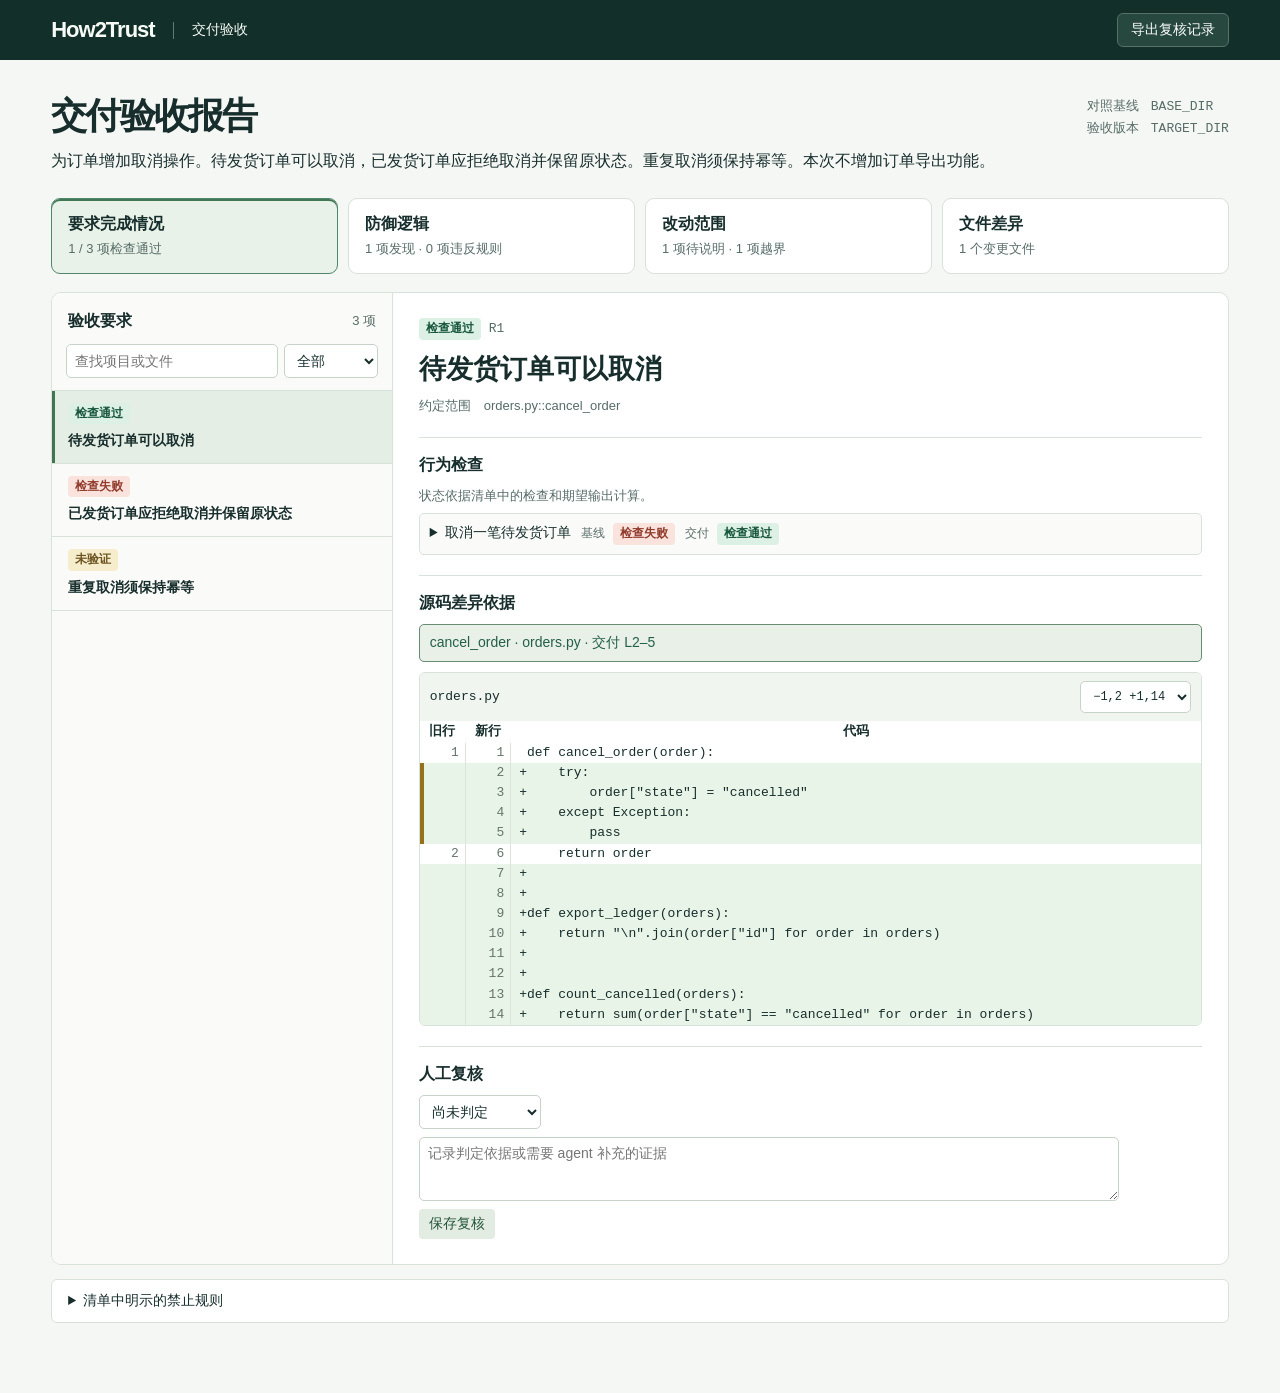
<file: examples/delivery-review.html>
<!doctype html>
<html lang="zh-CN">
<head>
  <meta charset="utf-8">
  <meta name="generator" content="How2Trust Review">
  <meta name="viewport" content="width=device-width, initial-scale=1">
  <meta name="color-scheme" content="light">
  <title>交付验收报告 · How2Trust</title>
  <style>:root {
  color-scheme: light;
  --ink: #172e2d;
  --muted: #576c68;
  --line: #d8e2da;
  --green: #17684e;
  --mono: "IBM Plex Mono", Consolas, "Microsoft YaHei", monospace;
  font-family: Inter, "Segoe UI", "Microsoft YaHei", sans-serif;
  color: var(--ink);
  background: #f5f7f4;
}
* {
  box-sizing: border-box;
}
body {
  margin: 0;
}
button,
input,
select,
textarea {
  font: inherit;
  color: inherit;
}
button,
select,
summary {
  cursor: pointer;
}
button {
  border: 0;
}
button:focus-visible,
input:focus-visible,
textarea:focus-visible,
summary:focus-visible,
select:focus-visible {
  outline: 2px solid #1b795a;
  outline-offset: 2px;
}
header {
  display: flex;
  align-items: center;
  gap: 18px;
  background: #132f29;
  color: #f6fbf6;
  padding: 0 clamp(16px, 4vw, 64px);
  min-height: 60px;
}
.brand {
  font-size: 22px;
  letter-spacing: -1px;
}
.bar-divider {
  height: 17px;
  width: 1px;
  background: #607c70;
}
.bar-name {
  font-size: 14px;
}
.export {
  margin-left: auto;
  color: white;
  background: #26483f;
  border: 1px solid #577166;
  font-size: 14px;
  padding: 7px 13px;
  border-radius: 6px;
}
main {
  padding: 32px clamp(16px, 4vw, 64px) 70px;
  max-width: 1850px;
  margin: auto;
}
.intro {
  display: flex;
  justify-content: space-between;
  align-items: flex-start;
  gap: 24px;
  margin-bottom: 24px;
}
h1,
h2,
h3,
h4,
p {
  margin: 0;
}
h1 {
  font-size: clamp(25px, 3vw, 36px);
  letter-spacing: -0.05em;
}
h2 {
  font-size: 19px;
}
h3 {
  font-size: 16px;
}
h4 {
  font-size: 14px;
}
p {
  line-height: 1.6;
}
#task {
  margin-top: 7px;
  white-space: pre-wrap;
  overflow-wrap: anywhere;
  max-height: 190px;
  overflow-y: auto;
}
.revisions {
  display: grid;
  grid-template-columns: auto minmax(0, 1fr);
  gap: 4px 12px;
  align-items: baseline;
  font-size: 13px;
  color: var(--muted);
  max-width: 38%;
  padding-top: 5px;
}
.revisions span {
  white-space: nowrap;
}
.revisions code {
  font-family: var(--mono);
  overflow-wrap: anywhere;
}
#categories {
  display: grid;
  grid-template-columns: repeat(4, minmax(0, 1fr));
  gap: 10px;
  margin-bottom: 18px;
}
.category {
  padding: 15px 16px;
  background: #fff;
  border: 1px solid var(--line);
  border-radius: 9px;
  display: grid;
  gap: 5px;
  text-align: left;
}
.category[aria-pressed="true"] {
  border-color: #4f876c;
  background: #e8f2e8;
  box-shadow: inset 0 2px #427756;
}
.category strong {
  font-size: 16px;
}
.category small {
  font-size: 13px;
  color: var(--muted);
}
.workbench {
  background: #fff;
  border: 1px solid var(--line);
  border-radius: 10px;
  display: grid;
  grid-template-columns: minmax(235px, 29%) minmax(0, 1fr);
  min-height: 55vh;
  overflow: hidden;
}
aside {
  background: #fafbf8;
  border-right: 1px solid var(--line);
  min-width: 0;
}
.list-title {
  display: flex;
  justify-content: space-between;
  align-items: center;
  padding: 18px 16px 12px;
}
.list-title h2 {
  font-size: 16px;
}
.count,
.muted {
  color: var(--muted);
  font-size: 13px;
}
.list-tools {
  display: grid;
  grid-template-columns: minmax(0, 1fr) auto;
  gap: 6px;
  margin: 0 14px 12px;
}
input,
select,
textarea {
  border: 1px solid #c7d2c9;
  border-radius: 5px;
  padding: 7px 8px;
  background: white;
  min-width: 0;
  font-size: 14px;
}
.list-tools select {
  max-width: 128px;
}
#items {
  overflow-y: auto;
  max-height: 76vh;
  border-top: 1px solid var(--line);
}
.item {
  display: block;
  width: 100%;
  background: transparent;
  border-bottom: 1px solid var(--line);
  text-align: left;
  padding: 12px 16px;
}
.item:hover,
.more:hover,
.category:hover {
  background: #eef4ec;
}
.item[aria-current="true"] {
  background: #e4eee4;
  box-shadow: inset 3px 0 #417650;
}
.item strong {
  display: block;
  margin-top: 6px;
  font-size: 14px;
  line-height: 1.5;
  overflow-wrap: anywhere;
}
.item small {
  display: block;
  margin-top: 3px;
  color: var(--muted);
  overflow-wrap: anywhere;
}
.more {
  margin: 8px;
  padding: 6px 10px;
  border-radius: 4px;
}
#detail {
  padding: clamp(16px, 2vw, 32px);
  min-width: 0;
}
.pane-head {
  display: flex;
  gap: 8px;
  align-items: center;
  flex-wrap: wrap;
  margin-bottom: 10px;
}
.tag {
  display: inline-block;
  line-height: 1.45;
  font-size: 12px;
  font-weight: 650;
  padding: 2px 7px;
  border-radius: 4px;
  background: #e8eeec;
  color: #3e5750;
}
.tag.good {
  background: #dcf0e5;
  color: #18573d;
}
.tag.bad {
  background: #fae2dd;
  color: #913d2d;
}
.tag.warn {
  background: #f6edcd;
  color: #6d5420;
}
.detail-title {
  font-size: clamp(19px, 2.1vw, 27px);
  line-height: 1.42;
  overflow-wrap: anywhere;
  margin-bottom: 8px;
}
.copy {
  color: #405650;
  white-space: pre-wrap;
  overflow-wrap: anywhere;
}
.section {
  border-top: 1px solid var(--line);
  padding-top: 17px;
  margin-top: 20px;
}
.section h3 {
  margin-bottom: 10px;
}
.empty {
  color: var(--muted);
  font-size: 14px;
  padding: 16px;
}
.section .empty {
  padding: 0;
}
.check,
.link-row,
.source-item {
  margin-top: 7px;
  border: 1px solid var(--line);
  background: #fafbf9;
  border-radius: 5px;
  padding: 9px 10px;
}
.check summary {
  overflow-wrap: anywhere;
  font-size: 14px;
}
.check summary .tag {
  margin-left: 8px;
}
.check-label {
  margin-left: 10px;
  color: var(--muted);
  font-size: 12px;
}
.check dl {
  font-size: 14px;
  display: grid;
  grid-template-columns: max-content minmax(0, 1fr);
  gap: 6px 10px;
}
.check dt {
  font-weight: 600;
}
.check dd {
  margin: 0;
  font-family: var(--mono);
  white-space: pre-wrap;
  overflow-wrap: anywhere;
}
.output {
  margin: 8px 0 0;
  padding: 10px;
  font: 13px/1.5 var(--mono);
  white-space: pre-wrap;
  overflow-wrap: anywhere;
  overflow: auto;
  max-height: 270px;
  background: #edf1ed;
}
.link-row,
.source-item {
  width: 100%;
  display: block;
  text-align: left;
  font-size: 14px;
  color: #235f4a;
  overflow-wrap: anywhere;
}
.link-row:hover,
.source-item:hover {
  border-color: #789884;
}
.source-item[aria-pressed="true"] {
  border-color: #688b73;
  background: #e8f0e7;
}
.diff-box {
  border: 1px solid var(--line);
  border-radius: 6px;
  margin-top: 10px;
  overflow: hidden;
}
.diff-title {
  display: flex;
  align-items: center;
  justify-content: space-between;
  gap: 8px;
  flex-wrap: wrap;
  padding: 8px 10px;
  background: #f1f5f0;
  font: 13px/1.5 var(--mono);
  overflow-wrap: anywhere;
}
.diff-title select {
  font-size: 12px;
  max-width: 100%;
}
.diff-scroll {
  overflow: auto;
  max-height: 490px;
}
.diff-table {
  width: 100%;
  border-collapse: collapse;
  font: 13px/1.55 var(--mono);
}
.diff-table td {
  vertical-align: top;
}
.diff-table .num {
  color: #64756c;
  width: 3.5em;
  text-align: right;
  padding: 0 6px;
  user-select: none;
  border-right: 1px solid #dce4dc;
}
.diff-table .code {
  white-space: pre;
  padding: 0 8px;
}
.diff-table .plus {
  background: #e8f4e7;
}
.diff-table .minus {
  background: #f9e8e6;
}
.diff-table .focus {
  box-shadow: inset 4px 0 #96711d;
}
.diff-controls {
  display: flex;
  align-items: center;
  gap: 7px;
  padding: 7px 10px;
  border-top: 1px solid var(--line);
}
.action {
  border-radius: 4px;
  background: #e3ece3;
  color: #245539;
  padding: 6px 10px;
  font-size: 14px;
}
.action:disabled {
  opacity: 0.45;
  cursor: default;
}
.review-form {
  display: grid;
  gap: 8px;
  max-width: 700px;
}
.review-form select {
  justify-self: start;
}
.review-form textarea {
  resize: vertical;
  min-height: 64px;
}
.review-form button {
  justify-self: start;
}
.appendix {
  margin-top: 14px;
  padding: 12px 16px;
  border: 1px solid var(--line);
  border-radius: 6px;
  font-size: 14px;
  background: white;
}
.appendix li {
  margin: 6px 0;
  overflow-wrap: anywhere;
}
#notice {
  position: fixed;
  bottom: 16px;
  right: 16px;
  background: #153b2d;
  color: white;
  border-radius: 6px;
  padding: 9px 15px;
  box-shadow: 0 2px 8px #0002;
}
#notice:empty {
  display: none;
}
@media (max-width: 780px) {
  main {
    padding: 18px 12px 50px;
  }
  .intro {
    flex-direction: column;
    gap: 8px;
  }
  .revisions {
    max-width: 100%;
  }
  #categories {
    grid-template-columns: repeat(2, minmax(0, 1fr));
  }
  .category {
    padding: 10px;
  }
  .workbench {
    grid-template-columns: 1fr;
  }
  aside {
    border-right: 0;
    border-bottom: 1px solid var(--line);
  }
  #items {
    max-height: 215px;
  }
  .list-tools {
    grid-template-columns: minmax(0, 1fr) auto;
  }
}
</style>
</head>
<body>
  <header>
    <strong class="brand">How2Trust</strong><span class="bar-divider"></span><span class="bar-name">交付验收</span>
    <button class="export" id="export-decisions" type="button">导出复核记录</button>
  </header>
  <main>
    <div class="intro">
      <div><h1>交付验收报告</h1><p id="task"></p></div>
      <div class="revisions"><span>对照基线</span><code id="base"></code><span>验收版本</span><code id="target"></code></div>
    </div>
    <nav id="categories" aria-label="验收分类"></nav>
    <div class="workbench">
      <aside>
        <div class="list-title"><h2 id="list-title"></h2><span class="count" id="list-count"></span></div>
        <div class="list-tools">
          <input id="search" type="search" placeholder="查找项目或文件" aria-label="查找项目或文件">
          <select id="filter" aria-label="筛选验收项目"></select>
        </div>
        <div id="items" aria-label="验收项目"></div>
      </aside>
      <article id="detail" aria-label="验收详情"></article>
    </div>
    <details class="appendix" id="policies" hidden><summary>清单中明示的禁止规则</summary><ul id="policy-list"></ul></details>
    <details class="appendix" id="diagnostics" hidden><summary>分析记录</summary><ul id="diagnostic-list"></ul></details>
  </main>
  <div id="notice" role="status" aria-live="polite"></div>
  <script type="application/json" id="report-data">{"base":"BASE_DIR","changes":[{"afterHash":"9492f249e69982bfa8d33bbbf146afa6b35d223f58356266122eb2627deaf8f4","afterMode":"100644","beforeHash":"4999107b8dbf2d3794ac193979b741fe18c6d8207bf3322bb49ea313b19bcb2b","beforeMode":"100644","binary":false,"file":"orders.py","hunks":[{"lines":[" def cancel_order(order):","+    try:","+        order[\"state\"] = \"cancelled\"","+    except Exception:","+        pass","     return order","+","+","+def export_ledger(orders):","+    return \"\\n\".join(order[\"id\"] for order in orders)","+","+","+def count_cancelled(orders):","+    return sum(order[\"state\"] == \"cancelled\" for order in orders)"],"newCount":14,"newStart":1,"oldCount":2,"oldStart":1}],"status":"modified"}],"codeSnapshot":"e092146b74bdbaf6dbad4001105554439def1a938566126855e407a5b0fbc788","defenses":[{"cost":"\u88ab\u6355\u83b7\u7684\u9519\u8bef\u4f1a\u8df3\u8fc7\u6b63\u5e38\u5904\u7406\u8def\u5f84\uff0c\u8c03\u7528\u8005\u53ef\u80fd\u65e0\u6cd5\u89c2\u5bdf\u5931\u8d25\u3002","detail":"\u5904\u7406\u5668 Exception \u4ee5 pass \u7ed3\u675f\u3002","end":5,"file":"orders.py","id":"defense:0f8c2ad6234441e55b5f609f","line":4,"question":"\u9884\u671f\u5141\u8bb8\u5ffd\u7565\u54ea\u79cd\u5177\u4f53\u5f02\u5e38\uff1f\u8c03\u7528\u8005\u5982\u4f55\u533a\u5206\u6210\u529f\u548c\u5931\u8d25\uff1f","requirementIds":["R1","R2","R3"],"rule":"swallowed-exception","side":"after","snippet":"    except Exception:\n        pass","status":"review","symbol":"cancel_order","title":"\u5bbd\u6cdb\u6355\u83b7\u540e\u7ee7\u7eed\u6267\u884c"}],"diagnostics":[],"fingerprint":"f28a05c8f482a06987020287b5ffc415750a5986801025c425447bc9507eb176","forbidden":["orders.py::export_ledger"],"forbiddenDefenses":[],"inputFingerprint":"d04b604821483b5b21ec706b8c1d70d800eed8f5968253badd1c4c2da8052ab3","outputFiles":[],"requirements":[{"checks":[{"actualExit":0,"argv":["{python}","{spec_dir}/probe.py","pending"],"baseline":{"actualExit":0,"argv":["{python}","{spec_dir}/probe.py","pending"],"detail":"\u6807\u51c6\u8f93\u51fa\u4e0e\u671f\u671b\u4e0d\u7b26","expected":{"exit":0,"stdout":"accepted cancelled"},"name":"\u53d6\u6d88\u4e00\u7b14\u5f85\u53d1\u8d27\u8ba2\u5355","output":"accepted pending\n","outputTruncated":false,"status":"failed","stderr":""},"detail":"\u9000\u51fa\u7801\u548c\u6807\u51c6\u8f93\u51fa\u7b26\u5408\u7ea6\u5b9a\u3002\u57fa\u7ebf\u672a\u6ee1\u8db3\u8be5\u68c0\u67e5\uff0c\u4ea4\u4ed8\u7248\u672c\u901a\u8fc7\u3002","expected":{"exit":0,"stdout":"accepted cancelled"},"name":"\u53d6\u6d88\u4e00\u7b14\u5f85\u53d1\u8d27\u8ba2\u5355","output":"accepted cancelled\n","outputTruncated":false,"status":"passed","stderr":""}],"evidence":[{"change":"modified","end":5,"file":"orders.py","id":"scope:092e1dc201e737b212b5b843","line":2,"mapping":"symbol","side":"after","status":"mapped","symbol":"cancel_order"}],"id":"R1","scope":["orders.py::cancel_order"],"status":"passed","text":"\u5f85\u53d1\u8d27\u8ba2\u5355\u53ef\u4ee5\u53d6\u6d88"},{"checks":[{"actualExit":0,"argv":["{python}","{spec_dir}/probe.py","shipped"],"baseline":{"actualExit":0,"argv":["{python}","{spec_dir}/probe.py","shipped"],"detail":"\u6807\u51c6\u8f93\u51fa\u4e0e\u671f\u671b\u4e0d\u7b26","expected":{"exit":0,"stdout":"rejected shipped"},"name":"\u5c1d\u8bd5\u53d6\u6d88\u4e00\u7b14\u5df2\u53d1\u8d27\u8ba2\u5355","output":"accepted shipped\n","outputTruncated":false,"status":"failed","stderr":""},"detail":"\u6807\u51c6\u8f93\u51fa\u4e0e\u671f\u671b\u4e0d\u7b26\u3002\u57fa\u7ebf\u548c\u4ea4\u4ed8\u7248\u672c\u5747\u672a\u6ee1\u8db3\u8fd9\u9879\u68c0\u67e5\u3002","expected":{"exit":0,"stdout":"rejected shipped"},"name":"\u5c1d\u8bd5\u53d6\u6d88\u4e00\u7b14\u5df2\u53d1\u8d27\u8ba2\u5355","output":"accepted cancelled\n","outputTruncated":false,"status":"failed","stderr":""}],"evidence":[{"change":"modified","end":5,"file":"orders.py","id":"scope:092e1dc201e737b212b5b843","line":2,"mapping":"symbol","side":"after","status":"mapped","symbol":"cancel_order"}],"id":"R2","scope":["orders.py::cancel_order"],"status":"failed","text":"\u5df2\u53d1\u8d27\u8ba2\u5355\u5e94\u62d2\u7edd\u53d6\u6d88\u5e76\u4fdd\u7559\u539f\u72b6\u6001"},{"checks":[],"evidence":[{"change":"modified","end":5,"file":"orders.py","id":"scope:092e1dc201e737b212b5b843","line":2,"mapping":"symbol","side":"after","status":"mapped","symbol":"cancel_order"}],"id":"R3","scope":["orders.py::cancel_order"],"status":"unverified","text":"\u91cd\u590d\u53d6\u6d88\u987b\u4fdd\u6301\u5e42\u7b49"}],"schema":"how2trust.review.v1","scope":[{"afterRanges":[{"end":5,"line":2}],"beforeRanges":[],"change":"modified","detail":"\u547d\u4e2d\u4efb\u52a1\u6e05\u5355\u4e2d\u7684\u7b26\u53f7\u9009\u62e9\u5668\u3002","end":5,"file":"orders.py","forbiddenSelectors":[],"id":"scope:092e1dc201e737b212b5b843","line":2,"mapping":"symbol","matchedSelectors":["orders.py::cancel_order"],"requirementIds":["R1","R2","R3"],"side":"after","snippet":"    try:\n        order[\"state\"] = \"cancelled\"\n    except Exception:\n        pass","status":"mapped","symbol":"cancel_order","title":"cancel_order"},{"afterRanges":[{"end":14,"line":13}],"beforeRanges":[],"change":"added","detail":"\u8fd9\u9879\u6539\u52a8\u6ca1\u6709\u5339\u914d\u4efb\u4f55\u9700\u6c42\u7684\u8303\u56f4\u9009\u62e9\u5668\uff0c\u8bf7\u6838\u5bf9\u5b83\u670d\u52a1\u7684\u9700\u6c42\u3002","end":14,"file":"orders.py","forbiddenSelectors":[],"id":"scope:0b236523c68526e80722e0a9","line":13,"mapping":"none","matchedSelectors":[],"requirementIds":[],"side":"after","snippet":"def count_cancelled(orders):\n    return sum(order[\"state\"] == \"cancelled\" for order in orders)","status":"unmapped","symbol":"count_cancelled","title":"count_cancelled"},{"afterRanges":[{"end":10,"line":9}],"beforeRanges":[],"change":"added","detail":"\u8fd9\u9879\u6539\u52a8\u547d\u4e2d\u4e86\u4efb\u52a1\u660e\u786e\u7981\u6b62\u53d8\u66f4\u7684\u8303\u56f4\u3002","end":10,"file":"orders.py","forbiddenSelectors":["orders.py::export_ledger"],"id":"scope:f3071f8ae1f3848538cd050c","line":9,"mapping":"none","matchedSelectors":[],"requirementIds":[],"side":"after","snippet":"def export_ledger(orders):\n    return \"\\n\".join(order[\"id\"] for order in orders)","status":"forbidden","symbol":"export_ledger","title":"export_ledger"}],"target":"TARGET_DIR","targetFingerprint":"9222274b12ed4950b139a3e4a99e7e8544fabbad8b5ce518ba576f5493f823b5","task":"\u4e3a\u8ba2\u5355\u589e\u52a0\u53d6\u6d88\u64cd\u4f5c\u3002\u5f85\u53d1\u8d27\u8ba2\u5355\u53ef\u4ee5\u53d6\u6d88\uff0c\u5df2\u53d1\u8d27\u8ba2\u5355\u5e94\u62d2\u7edd\u53d6\u6d88\u5e76\u4fdd\u7559\u539f\u72b6\u6001\u3002\u91cd\u590d\u53d6\u6d88\u987b\u4fdd\u6301\u5e42\u7b49\u3002\u672c\u6b21\u4e0d\u589e\u52a0\u8ba2\u5355\u5bfc\u51fa\u529f\u80fd\u3002"}</script>
  <script>(() => {
  "use strict";
  const report = JSON.parse(document.querySelector("#report-data").textContent);
  const $ = (id) => document.getElementById(id);
  const modeInfo = {
    requirements: ["要求完成情况", "验收要求"],
    defenses: ["防御逻辑", "防御逻辑复核"],
    scope: ["改动范围", "变更归属"],
    changes: ["文件差异", "变更文件"],
  };
  const rows = Object.fromEntries(
    Object.keys(modeInfo).map((key) => [key, report[key] || []]),
  );
  const byFile = new Map(rows.changes.map((change) => [change.file, change]));
  const reqs = new Map(rows.requirements.map((req) => [req.id, req]));
  const statusText = {
    passed: "检查通过",
    failed: "检查失败",
    error: "执行异常",
    unverified: "未验证",
    not_run: "未运行",
    skipped: "未运行",
    partial: "部分验证",
    review: "待复核",
    mapped: "已匹配约定范围",
    forbidden: "违反明示规则",
    unmapped: "待说明归属",
    added: "新增",
    modified: "修改",
    deleted: "删除",
    typechanged: "类型变化",
  };
  const decisionLabels = {
    requirements: {
      accept: "确认满足要求",
      reject: "要求尚未满足",
      more: "需要补充证据",
    },
    defenses: {
      accept: "防御有依据",
      reject: "判定为过度防御",
      more: "需要说明失败场景",
    },
    scope: {
      accept: "属于任务范围",
      reject: "判定为超出范围",
      more: "需要说明归属",
    },
  };
  const pageSize = 80;
  let mode = "requirements",
    active = null,
    limit = pageSize,
    query = "",
    filter = "all";
  let judgments = {},
    toastTimer;
  const decisionKey = "how2trust.review.1." + report.fingerprint;
  try {
    judgments = JSON.parse(localStorage.getItem(decisionKey) || "{}") || {};
  } catch {
    /* storage unavailable */
  }
  function el(tag, cls, text) {
    const elem = document.createElement(tag);
    if (cls) elem.className = cls;
    if (text !== undefined && text !== null) elem.textContent = String(text);
    return elem;
  }
  function button(cls, text, handler) {
    const elem = el("button", cls, text);
    elem.type = "button";
    elem.addEventListener("click", handler);
    return elem;
  }
  function field(parent, term, value) {
    if (value === undefined || value === null || value === "") return;
    parent.append(el("dt", "", term), el("dd", "", value));
  }
  function section(parent, title) {
    const box = el("section", "section");
    box.append(el("h3", "", title));
    parent.append(box);
    return box;
  }
  function notice(message) {
    clearTimeout(toastTimer);
    $("notice").textContent = message;
    toastTimer = setTimeout(() => ($("notice").textContent = ""), 2800);
  }
  const showValue = (value) =>
    typeof value === "object" ? JSON.stringify(value) : String(value);
  const keyOf = (row) => (mode === "changes" ? row.file : row.id);
  const decisionId = (row) => mode + "|" + keyOf(row);
  const textOf = (row) =>
    mode === "requirements"
      ? row.text
      : mode === "changes"
        ? row.file
        : row.title || row.symbol || row.file;
  function tag(status) {
    const tone = ["failed", "error", "forbidden"].includes(status)
      ? "bad"
      : ["passed", "mapped"].includes(status)
        ? "good"
        : ["review", "unmapped", "partial", "unverified"].includes(status)
          ? "warn"
          : "";
    return el("span", "tag " + tone, statusText[status] || status || "待复核");
  }
  function summary(key) {
    const list = rows[key];
    const count = (status) =>
      list.filter((row) => row.status === status).length;
    if (key === "requirements")
      return count("passed") + " / " + list.length + " 项检查通过";
    if (key === "defenses")
      return list.length + " 项发现 · " + count("forbidden") + " 项违反规则";
    if (key === "scope")
      return (
        count("unmapped") + " 项待说明 · " + count("forbidden") + " 项越界"
      );
    return list.length + " 个变更文件";
  }
  function renderCategories() {
    const nav = $("categories");
    nav.replaceChildren();
    for (const [key, [label]] of Object.entries(modeInfo)) {
      const tab = button("category", "", () => switchMode(key));
      tab.append(el("strong", "", label), el("small", "", summary(key)));
      tab.setAttribute("aria-pressed", String(mode === key));
      nav.append(tab);
    }
  }
  function switchMode(key, target) {
    mode = key;
    query = "";
    filter = "all";
    limit = pageSize;
    active = target || null;
    $("search").value = "";
    const options = [["all", "全部"]];
    if (mode !== "changes")
      options.push(
        ["attention", "需要关注"],
        ["open", "未复核"],
        ["reviewed", "已复核"],
      );
    $("filter").replaceChildren(
      ...options.map(([value, label]) => new Option(label, value)),
    );
    renderCategories();
    renderList();
    renderDetail();
  }
  function matches(row) {
    const decision = judgments[decisionId(row)];
    if (filter === "open" && decision?.choice) return false;
    if (filter === "reviewed" && !decision?.choice) return false;
    if (
      filter === "attention" &&
      ["passed", "mapped"].includes(row.status) &&
      !["more", "reject"].includes(decision?.choice)
    )
      return false;
    if (!query) return true;
    return [
      keyOf(row),
      textOf(row),
      row.file,
      row.symbol,
      row.target,
      row.detail,
      ...(row.requirementIds || []),
    ]
      .filter(Boolean)
      .some((value) => String(value).toLowerCase().includes(query));
  }
  function renderList() {
    const visible = rows[mode].filter(matches);
    if (!active || !visible.includes(active)) active = visible[0] || null;
    $("list-title").textContent = modeInfo[mode][1];
    $("list-count").textContent = visible.length + " 项";
    const list = $("items");
    list.replaceChildren();
    for (const row of visible.slice(0, limit)) {
      const node = button("item", "", () => {
        active = row;
        renderList();
        renderDetail();
      });
      node.setAttribute("aria-current", String(active === row));
      node.append(tag(row.status));
      const decision = judgments[decisionId(row)];
      if (decision?.choice)
        node.append(
          el(
            "span",
            "tag",
            decisionLabels[mode]?.[decision.choice] || "已复核",
          ),
        );
      node.append(el("strong", "", textOf(row)));
      if (mode === "scope" || mode === "defenses")
        node.append(el("small", "", location(row)));
      list.append(node);
    }
    if (visible.length > limit)
      list.append(
        button("more", "显示更多", () => {
          limit += pageSize;
          renderList();
        }),
      );
    if (!visible.length) list.append(el("p", "empty", "没有符合条件的项目。"));
  }
  function location(point) {
    const side = point.side === "before" ? "基线" : "交付";
    if (!point.line) return point.file;
    return (
      point.file +
      " · " +
      side +
      " L" +
      point.line +
      (point.end > point.line ? "–" + point.end : "")
    );
  }
  function checkRecord(check) {
    const box = el("details", "check");
    box.open = ["partial", "failed", "error"].includes(check.status);
    const summary = el("summary", "", check.name || "验证检查");
    if (check.baseline) {
      summary.append(
        el("span", "check-label", "基线"),
        tag(check.baseline.status),
        el("span", "check-label", "交付"),
      );
    }
    summary.append(tag(check.status));
    box.append(summary);
    const info = el("dl");
    field(info, "执行参数", JSON.stringify(check.argv || []));
    const expect = check.expected || {};
    field(info, "预期退出码", expect.exit);
    if (typeof expect.stdout === "string")
      field(info, "预期标准输出", JSON.stringify(expect.stdout));
    if (expect.contains !== undefined)
      field(info, "输出必须包含", showValue(expect.contains));
    field(info, "实际退出码", check.actualExit);
    field(info, "判定依据", check.detail);
    box.append(info);
    if (check.status === "passed" && check.baseline?.status === "passed") {
      box.append(
        el(
          "p",
          "muted",
          "基线也满足这一检查。若要验证新增行为，需要能区分两个版本的检查。",
        ),
      );
    }
    appendOutput(box, check);
    if (check.baseline) {
      const base = el("details", "check");
      const baseHead = el("summary", "", "同一检查在基线上的结果");
      baseHead.append(tag(check.baseline.status));
      base.append(baseHead);
      const baseInfo = el("dl");
      field(baseInfo, "退出码", check.baseline.actualExit);
      field(baseInfo, "判定依据", check.baseline.detail);
      base.append(baseInfo);
      appendOutput(base, check.baseline);
      box.append(base);
    }
    return box;
  }
  function appendOutput(box, check) {
    for (const [field, label] of [
      ["output", "标准输出"],
      ["stderr", "标准错误"],
    ]) {
      if (check[field])
        box.append(el("h4", "", label), el("pre", "output", check[field]));
    }
    if (check.outputTruncated)
      box.append(el("p", "muted", "日志仅显示已保存的前 128 KB。"));
  }
  function hunkRange(hunk) {
    return (
      "−" +
      hunk.oldStart +
      "," +
      hunk.oldCount +
      "  +" +
      hunk.newStart +
      "," +
      hunk.newCount
    );
  }
  function decodeLines(hunk) {
    let old = hunk.oldStart,
      next = hunk.newStart;
    return hunk.lines.map((text) => {
      const prefix = text[0];
      return {
        old: prefix === "+" ? null : old++,
        next: prefix === "-" ? null : next++,
        text,
        prefix,
      };
    });
  }
  function drawDiff(host, change, point) {
    if (!change) {
      host.append(el("p", "empty", "该位置没有对应的文件差异。"));
      return;
    }
    if (!change.hunks?.length) {
      host.append(
        el(
          "p",
          "empty",
          change.binary
            ? "该文件含二进制内容，无文本行差异。"
            : "此项未包含文本差异块。",
        ),
      );
      return;
    }
    const side = point?.side === "before" ? "old" : "next";
    const line = point?.line || 0,
      end = point?.end || line;
    const contains = (h) => {
      const start = side === "old" ? h.oldStart : h.newStart;
      const count = side === "old" ? h.oldCount : h.newCount;
      return count > 0 && start <= end && start + count > line;
    };
    const match = line ? change.hunks.findIndex(contains) : -1;
    let index = Math.max(0, match),
      page = 0;
    if (match >= 0) {
      const hit = decodeLines(change.hunks[index]).findIndex(
        (row) => row[side] >= line && row[side] <= end && row[side] !== null,
      );
      page = Math.max(0, Math.floor(hit / pageSize));
    }
    function render() {
      host.replaceChildren();
      if (line && match < 0)
        host.append(
          el(
            "p",
            "muted",
            "证据位置未落入可显示的差异块，下面列出该文件的改动。",
          ),
        );
      const wrapper = el("div", "diff-box");
      const title = el("div", "diff-title");
      title.append(el("span", "", change.file));
      const select = el("select");
      select.setAttribute("aria-label", "选择差异块");
      change.hunks.forEach((h, i) => select.add(new Option(hunkRange(h), i)));
      select.selectedIndex = index;
      select.onchange = () => {
        index = select.selectedIndex;
        page = 0;
        render();
      };
      title.append(select);
      wrapper.append(title);
      const scroll = el("div", "diff-scroll"),
        table = el("table", "diff-table");
      table.setAttribute("aria-label", "基线与交付差异");
      const head = table.createTHead().insertRow();
      ["旧行", "新行", "代码"].forEach((label) =>
        head.append(el("th", "", label)),
      );
      const body = table.createTBody(),
        lines = decodeLines(change.hunks[index]);
      for (const row of lines.slice(page * pageSize, (page + 1) * pageSize)) {
        const tr = body.insertRow();
        tr.className =
          row.prefix === "+" ? "plus" : row.prefix === "-" ? "minus" : "";
        if (line && row[side] !== null && row[side] >= line && row[side] <= end)
          tr.classList.add("focus");
        tr.append(
          el("td", "num", row.old),
          el("td", "num", row.next),
          el("td", "code", row.text),
        );
      }
      scroll.append(table);
      wrapper.append(scroll);
      if (lines.length > pageSize) {
        const controls = el("div", "diff-controls"),
          pages = Math.ceil(lines.length / pageSize);
        const prev = button("action", "上一段", () => {
          page--;
          render();
        });
        const next = button("action", "下一段", () => {
          page++;
          render();
        });
        prev.disabled = page === 0;
        next.disabled = page + 1 === pages;
        controls.append(
          prev,
          el("span", "muted", page + 1 + " / " + pages),
          next,
        );
        wrapper.append(controls);
      }
      host.append(wrapper);
      const first = body.querySelector(".focus");
      if (first)
        scroll.scrollTop = Math.max(0, first.offsetTop - table.offsetTop - 70);
    }
    render();
  }
  function proofPanel(parent, points) {
    const panel = section(parent, "源码差异依据");
    if (!points.length) {
      panel.append(el("p", "empty", "本次差异中没有与此项关联的位置。"));
      return;
    }
    let selected = 0,
      shown = 12;
    const list = el("div"),
      graphLink = el("div"),
      preview = el("div");
    panel.append(list, graphLink, preview);
    function render() {
      const point = points[selected];
      list.replaceChildren();
      graphLink.replaceChildren();
      for (const [i, p] of points.slice(0, shown).entries()) {
        const label = (p.symbol ? p.symbol + "  ·  " : "") + location(p);
        const b = button("source-item", label, () => {
          selected = i;
          render();
        });
        b.setAttribute("aria-pressed", String(selected === i));
        list.append(b);
      }
      if (points.length > shown)
        list.append(
          button("more", "显示更多依据", () => {
            shown += 20;
            render();
          }),
        );
      if (
        report.graphUrl === "/" &&
        point.side !== "before" &&
        point.file?.endsWith(".py") &&
        point.line > 0
      ) {
        const a = el("a", "link-row", "在架构图中查看");
        const hash = new URLSearchParams({
          file: point.file,
          line: String(point.line),
        });
        if (point.symbol) hash.set("symbol", point.symbol);
        a.href = "/#" + hash;
        graphLink.append(a);
      }
      preview.replaceChildren();
      drawDiff(preview, byFile.get(point.file), point);
    }
    render();
  }
  function reviewForm(parent, row) {
    const area = section(parent, "人工复核");
    const form = el("form", "review-form"),
      choices = el("select");
    choices.setAttribute("aria-label", "人工判定");
    choices.add(new Option("尚未判定", ""));
    for (const [value, label] of Object.entries(decisionLabels[mode]))
      choices.add(new Option(label, value));
    const key = decisionId(row),
      prev = judgments[key];
    choices.value = prev?.choice || "";
    const memo = el("textarea");
    memo.setAttribute("aria-label", "复核依据");
    memo.placeholder = "记录判定依据或需要 agent 补充的证据";
    memo.value = prev?.note || "";
    const save = el("button", "action", "保存复核");
    save.type = "submit";
    form.append(choices, memo, save);
    area.append(form);
    form.onsubmit = (event) => {
      event.preventDefault();
      const note = memo.value.trim();
      if (choices.value || note)
        judgments[key] = {
          category: mode,
          id: keyOf(row),
          choice: choices.value,
          decision: decisionLabels[mode][choices.value] || "尚未判定",
          note,
        };
      else delete judgments[key];
      try {
        localStorage.setItem(decisionKey, JSON.stringify(judgments));
        notice("复核记录已保存");
      } catch {
        notice("本页已记录，可导出复核记录保留");
      }
      renderList();
      renderDetail();
    };
  }
  function renderDetail() {
    const root = $("detail");
    root.replaceChildren();
    const row = active;
    if (!row) {
      const empty = rows[mode].length
        ? "没有符合筛选条件的项目。"
        : {
            requirements: "没有列入报告的验收要求。",
            defenses: "扫描规则没有标出新增防御模式。",
            scope: "本次比较没有范围变更项。",
            changes: "版本间没有文件差异。",
          }[mode];
      root.append(el("p", "empty", empty));
      return;
    }
    const head = el("div", "pane-head");
    head.append(tag(row.status));
    if (mode === "requirements") head.append(el("code", "muted", row.id));
    root.append(head, el("h2", "detail-title", textOf(row)));
    if (row.detail) root.append(el("p", "copy", row.detail));
    if (mode === "changes") {
      if (row.beforeHash || row.afterHash) {
        const meta = el("details", "check"),
          dl = el("dl");
        meta.append(el("summary", "", "内容指纹与文件模式"));
        field(dl, "基线 SHA-256", row.beforeHash);
        field(dl, "交付 SHA-256", row.afterHash);
        field(dl, "基线文件模式", row.beforeMode);
        field(dl, "交付文件模式", row.afterMode);
        meta.append(dl);
        root.append(meta);
      }
      const box = section(root, "文件差异");
      drawDiff(box, row);
      return;
    }
    if (mode === "requirements") {
      if (row.scope?.length)
        root.append(el("p", "muted", "约定范围　" + row.scope.join("、")));
      if (row.writes?.length)
        root.append(el("p", "muted", "约定写入路径　" + row.writes.join("、")));
      const checks = section(root, "行为检查");
      if (!row.checks?.length)
        checks.append(
          el("p", "empty", "此项没有可执行的验收检查，需要补充验证。"),
        );
      else {
        checks.append(el("p", "muted", "状态依据清单中的检查和期望输出计算。"));
        row.checks.forEach((check) => checks.append(checkRecord(check)));
      }
      proofPanel(root, row.evidence || []);
    } else {
      if (mode === "defenses") {
        const rationale = section(root, "影响与待核问题");
        if (row.cost) rationale.append(el("p", "copy", row.cost));
        if (row.question) rationale.append(el("p", "copy", row.question));
        if (row.rule)
          rationale.append(el("p", "muted", "匹配模式　" + row.rule));
      }
      const reqSection = section(root, "关联要求");
      if (row.kind === "file-write")
        reqSection.append(el("p", "copy", "位置命中以下要求。写入目标　" +
          (row.target === null ? "运行时决定，见源码表达式" : row.target)));
      if (row.requirementIds?.length) {
        for (const id of row.requirementIds) {
          const req = reqs.get(id);
          if (req)
            reqSection.append(
              button("link-row", id + " · " + req.text, () =>
                switchMode("requirements", req),
              ),
            );
        }
      } else reqSection.append(el("p", "empty", "未关联到清单中的要求。"));
      if (row.matchedSelectors?.length) {
        const basis = row.mapping === "symbol" ? "符号规则" : "文件规则";
        reqSection.append(
          el("p", "muted", basis + "　" + row.matchedSelectors.join("、")),
        );
      }
      if (row.forbiddenSelectors?.length)
        reqSection.append(
          el(
            "p",
            "muted",
            "命中禁止范围　" + row.forbiddenSelectors.join("、"),
          ),
        );
      const allRanges = [];
      for (const [field, side] of [
        ["afterRanges", "after"],
        ["beforeRanges", "before"],
      ]) {
        for (const range of row[field] || [])
          allRanges.push({ ...row, ...range, side });
      }
      proofPanel(root, allRanges.length ? allRanges : [row]);
    }
    reviewForm(root, row);
  }
  $("task").textContent = report.task;
  $("base").textContent = report.base;
  $("target").textContent = report.target;
  $("search").oninput = (event) => {
    query = event.target.value.trim().toLowerCase();
    limit = pageSize;
    renderList();
    renderDetail();
  };
  $("filter").onchange = (event) => {
    filter = event.target.value;
    limit = pageSize;
    renderList();
    renderDetail();
  };
  for (const [rules, label] of [
    [report.forbidden, "禁止改动"],
    [report.forbiddenDefenses, "禁止防御模式"],
  ]) {
    for (const rule of rules || []) {
      $("policies").hidden = false;
      $("policy-list").append(el("li", "", label + "　" + rule));
    }
  }
  if (report.diagnostics?.length) {
    $("diagnostics").hidden = false;
    $("diagnostics").querySelector("summary").textContent =
      "分析记录（" + report.diagnostics.length + "）";
    for (const entry of report.diagnostics)
      $("diagnostic-list").append(el("li", "", showValue(entry)));
  }
  $("export-decisions").onclick = () => {
    const record = {
      task: report.task,
      base: report.base,
      target: report.target,
      fingerprint: report.fingerprint,
      decisions: Object.values(judgments),
    };
    const blob = new Blob([JSON.stringify(record, null, 2)], {
      type: "application/json;charset=utf-8",
    });
    const url = URL.createObjectURL(blob),
      anchor = el("a");
    anchor.href = url;
    anchor.download =
      "how2trust-review-" + String(report.fingerprint).slice(0, 12) + ".json";
    anchor.click();
    setTimeout(() => URL.revokeObjectURL(url), 1000);
  };
  switchMode("requirements");
})();
</script>
</body>
</html>
</file>
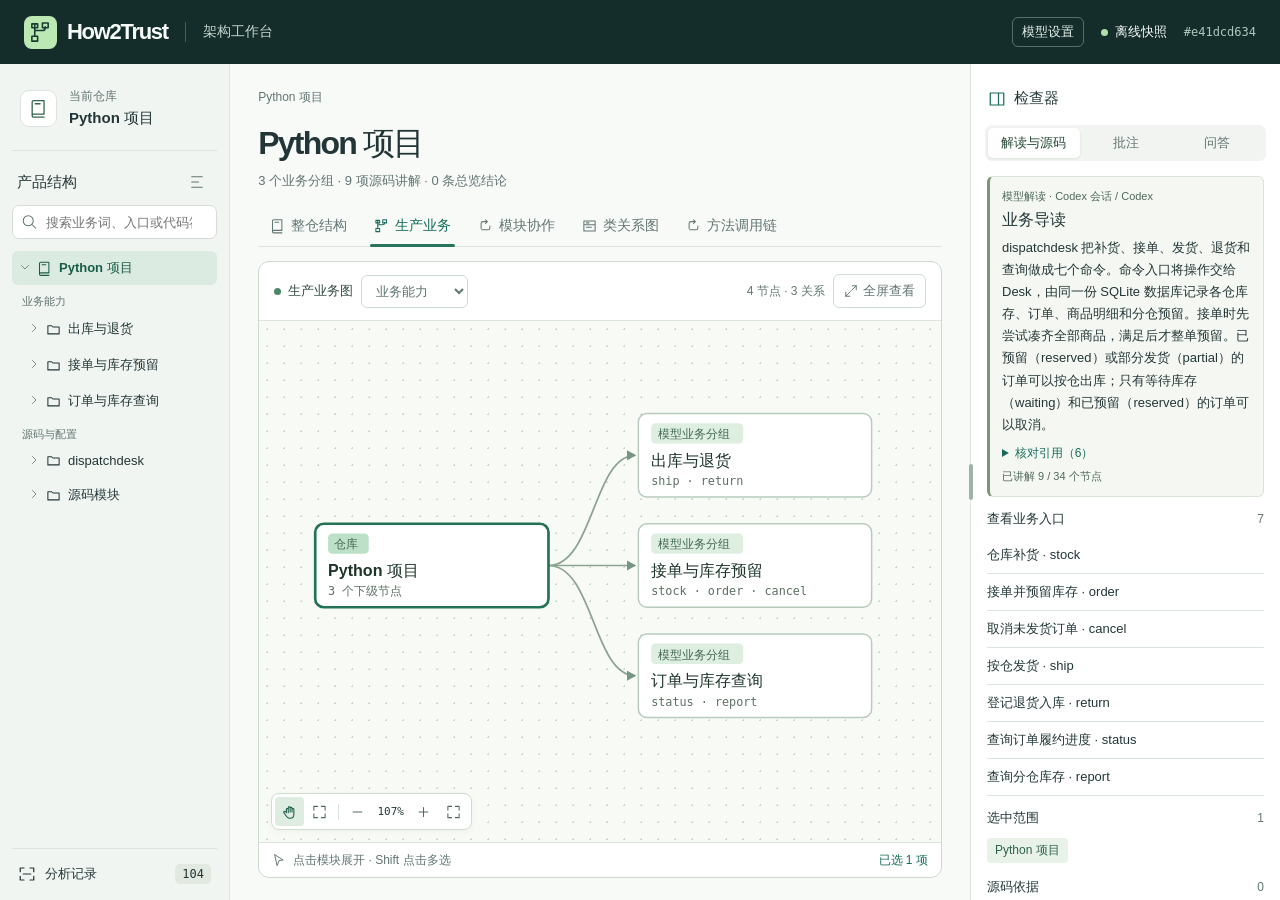
<file: examples/fulfillment-architecture.html>
<!doctype html>
<html lang="zh-CN">
<head>
  <meta charset="utf-8">
  <meta name="viewport" content="width=device-width, initial-scale=1">
  <meta name="color-scheme" content="light">
  <title>How2Trust · 仓库架构工作台</title>
  <style>:root {
  font-family: Inter, "Segoe UI", "Microsoft YaHei", sans-serif;
  color: #233637;
  background: #f8faf8;
  font-synthesis: none;
  --ink: #203333;
  --muted: #617572;
  --line: #dce4df;
  --green: #166c59;
  --mint: #e1f1e9;
  --mono: "IBM Plex Mono", Consolas, monospace;
}
* {
  box-sizing: border-box;
}
body {
  margin: 0;
}
button,
input,
textarea,
select {
  font: inherit;
  color: inherit;
}
button {
  border: 0;
  background: none;
  cursor: pointer;
}
button:disabled {
  cursor: default;
  opacity: 0.46;
}
button:focus-visible,
a:focus-visible,
input:focus-visible,
textarea:focus-visible,
select:focus-visible,
svg g:focus-visible {
  outline: 2px solid #318571;
  outline-offset: 2px;
}
i[data-icon] {
  display: inline-flex;
  width: 18px;
  height: 18px;
  align-items: center;
  justify-content: center;
  flex: none;
}
i svg {
  width: 100%;
  height: 100%;
  fill: none;
  stroke: currentColor;
  stroke-width: 1.65;
  stroke-linecap: round;
  stroke-linejoin: round;
}
h1,
h2,
h3,
p {
  margin: 0;
}
h2 {
  font-size: 15px;
  font-weight: 650;
}
.topbar {
  height: 64px;
  background: #142d2b;
  color: #f6fbf8;
  display: flex;
  gap: 17px;
  align-items: center;
  padding: 0 24px;
}
.brand {
  display: flex;
  align-items: center;
  gap: 10px;
  text-decoration: none;
  color: inherit;
  font-size: 22px;
  font-weight: 700;
  letter-spacing: -1.3px;
}
.brandmark[data-icon] {
  background: #bce8b4;
  border-radius: 8px;
  width: 33px;
  height: 33px;
  color: #173d32;
  padding: 5px;
}
.head-divider {
  width: 1px;
  height: 20px;
  background: #43615b;
}
.app-label {
  font-size: 14px;
  color: #c5d6cd;
}
.top-spacer {
  flex: 1;
}
.connection {
  font-size: 13px;
  display: flex;
  align-items: center;
  gap: 7px;
}
.connection:before,
.live-dot {
  content: "";
  width: 7px;
  height: 7px;
  border-radius: 50%;
  background: #ade0a7;
}
.snapshot {
  font: 12px var(--mono);
  color: #b1c7be;
}
.workspace {
  --nav-width: 230px;
  --graph-min-width: 330px;
  --inspector-default: 310px;
  --inspector-min: 240px;
  --inspector-track: clamp(var(--inspector-min), var(--inspector-width, var(--inspector-default)),
    calc(100% - var(--nav-width) - var(--graph-min-width)));
  display: grid;
  grid-template-columns: var(--nav-width) minmax(var(--graph-min-width), 1fr) var(--inspector-track);
  height: calc(100dvh - 64px);
  min-height: 560px;
}
.navpanel,
.mainpanel,
.inspector {
  min-width: 0;
  min-height: 0;
}
.navpanel {
  background: #f1f5f1;
  border-right: 1px solid var(--line);
  display: flex;
  flex-direction: column;
  padding: 22px 12px 12px;
}
.project-summary {
  display: flex;
  align-items: center;
  padding: 2px 8px 22px;
  gap: 12px;
  border-bottom: 1px solid var(--line);
}
.project-summary > i {
  background: white;
  border: 1px solid var(--line);
  width: 37px;
  height: 37px;
  border-radius: 9px;
  padding: 8px;
  color: #34674e;
}
.project-summary div {
  min-width: 0;
}
.project-summary small {
  font-size: 12px;
  color: var(--muted);
  display: block;
  margin-bottom: 4px;
}
.project-summary strong {
  font-size: 15px;
  display: block;
  overflow-wrap: anywhere;
}
.nav-head,
.inspector-header,
.dialog-title {
  display: flex;
  align-items: center;
  justify-content: space-between;
}
.nav-head {
  padding: 16px 5px 8px;
}
.icon-btn {
  width: 30px;
  height: 30px;
  display: inline-flex;
  align-items: center;
  justify-content: center;
  border-radius: 5px;
  color: var(--muted);
}
.icon-btn:hover,
.light-btn:hover,
.canvas-tools button:hover {
  background: #e6eee8;
}
.search {
  background: white;
  border: 1px solid #d5ded6;
  border-radius: 7px;
  display: flex;
  align-items: center;
  padding: 7px 9px;
  gap: 7px;
  color: var(--muted);
  margin-bottom: 10px;
}
.search i {
  width: 15px;
}
.search input {
  background: none;
  border: 0;
  min-width: 0;
  width: 100%;
  font-size: 13px;
}
.search input:focus {
  outline: 0;
}
.search:focus-within {
  border-color: var(--green);
}
#tree {
  overflow: auto;
  flex: 1;
}
.tree-section {
  margin: 9px 0 3px 10px;
  font-size: 11px;
  font-weight: 650;
  color: var(--muted);
}
.nav-row {
  display: flex;
  align-items: center;
  gap: 2px;
  padding-left: calc(3px + min(var(--depth), 6) * 9px);
  margin: 2px 0;
  border-radius: 6px;
}
.nav-row.active {
  background: #dcebe1;
  color: #185d49;
}
.nav-row:hover {
  background: #e5ede6;
}
.tree-toggle,
.tree-spacer {
  width: 20px;
  flex: none;
  text-align: center;
  padding: 0;
  line-height: 30px;
  color: #62786a;
}
.tree-toggle i {
  width: 12px;
  height: 12px;
}
.tree-item {
  min-width: 0;
  flex: 1;
  display: flex;
  align-items: center;
  gap: 7px;
  text-align: left;
  font-size: 13px;
  padding: 8px 4px 8px 0;
}
.tree-item i {
  width: 15px;
  height: 15px;
}
.tree-item span {
  white-space: nowrap;
  overflow: hidden;
  text-overflow: ellipsis;
}
.nav-row.active .tree-item {
  font-weight: 650;
}
.symbol-result {
  display: block;
  width: 100%;
  padding: 7px;
  text-align: left;
  overflow-wrap: anywhere;
  font-size: 13px;
}
.symbol-result:hover, .symbol-result[aria-current="true"] {
  background: var(--mint);
}
.symbol-result small {
  display: block;
  color: var(--muted);
}
.diagnostic-button {
  border-top: 1px solid var(--line);
  padding: 15px 6px 4px;
  display: flex;
  gap: 9px;
  align-items: center;
  font-size: 13px;
}
.diagnostic-button span {
  margin-left: auto;
  font: 12px var(--mono);
  padding: 3px 7px;
  background: #e1e9e1;
  border-radius: 5px;
}
.mainpanel {
  padding: 22px clamp(15px, 2.2vw, 36px) 22px;
  display: flex;
  flex-direction: column;
  overflow: hidden;
}
.crumbs {
  display: flex;
  align-items: center;
  gap: 7px;
  color: var(--muted);
  font-size: 12px;
  overflow: auto;
  min-height: 22px;
  white-space: nowrap;
}
.crumbs button {
  padding: 0;
  color: var(--muted);
}
.crumbs button:hover {
  text-decoration: underline;
}
.main-title {
  display: flex;
  align-items: center;
  justify-content: space-between;
  gap: 12px;
  margin: 14px 0 19px;
}
.main-title h1 {
  font-size: clamp(24px, 2.5vw, 36px);
  font-weight: 680;
  letter-spacing: -0.055em;
  overflow-wrap: anywhere;
}
.main-title p {
  font-size: 13px;
  color: var(--muted);
  margin-top: 6px;
}
.light-btn,
.form-btn {
  padding: 7px 10px;
  border: 1px solid #cfdbd3;
  border-radius: 6px;
  background: white;
  display: inline-flex;
  align-items: center;
  justify-content: center;
  gap: 5px;
  font-size: 13px;
  white-space: nowrap;
}
.light-btn i {
  width: 14px;
}
.tabs {
  display: flex;
  flex-wrap: wrap;
  gap: 3px;
  margin-bottom: 14px;
  border-bottom: 1px solid var(--line);
}
#module-controls:not([hidden]) {
  display: flex;
  flex-wrap: wrap;
  align-items: center;
  gap: 8px 14px;
  padding: 8px 12px;
  border-bottom: 1px solid var(--line);
}
#module-controls label { display: flex; align-items: center; gap: 5px; font-size: 12px; color: var(--muted); }
#module-focus { max-width: 230px; }
#module-pages:not([hidden]) { display: flex; align-items: center; gap: 8px; font-size: 12px; }
#module-pages button { padding: 3px 9px; font-size: 17px; }
.module-title { margin: 2px 0 10px; }
.module-site { padding: 12px 0; border-bottom: 1px solid var(--line); overflow-wrap: anywhere; }
.module-site > strong { font: 600 12px var(--mono); }
.module-site h4 { margin: 11px 0 4px; color: var(--muted); font-size: 12px; }
.module-site .condition { margin: 4px 0; white-space: pre-wrap; }
.tabs button {
  padding: 8px 12px 11px;
  position: relative;
  display: flex;
  align-items: center;
  gap: 6px;
  color: var(--muted);
  font-size: 14px;
}
.tabs button.active {
  color: var(--green);
  font-weight: 650;
}
.tabs button.active:after {
  content: "";
  height: 3px;
  position: absolute;
  bottom: -1px;
  left: 8px;
  right: 8px;
  background: #28745c;
  border-radius: 2px;
}
.tabs i {
  width: 15px;
}
#generation-feedback {
  margin: 0 0 12px;
  padding: 10px 14px;
  border: 1px solid #c3d8c9;
  border-radius: 8px;
  background: #f2f8f3;
  font-size: 12px;
}
#generation-feedback[data-status="failed"] {
  background: #fff7ee;
  border-color: #dfc2a6;
}
.generation-heading { display: flex; align-items: baseline; flex-wrap: wrap; gap: 3px 12px; }
#generation-count, #generation-batches { color: var(--muted); }
#generation-progress { display: block; width: 100%; height: 7px; margin: 8px 0 3px; accent-color: var(--green); }
#generation-batches { margin: 4px 0 0; padding: 0; max-height: 6.5em; overflow: auto; list-style: none; overflow-wrap: anywhere; }
#generation-batches:empty { display: none; }
#generation-error, #generation-connection { margin: 5px 0; overflow-wrap: anywhere; }
#generation-error { color: #843d22; }
#generation-actions { margin-top: 8px; }
#generation-actions button + button { margin-left: 8px; }
#shared-calls {
  margin: 0 0 10px;
  border-bottom: 1px solid var(--line);
  padding: 3px 0 8px;
}
#shared-calls h2 {
  margin: 0 0 3px;
  font-size: 13px;
}
#shared-list {
  max-height: 18vh;
  overflow: auto;
  font-size: 12px;
}
.shared-target > summary {
  cursor: pointer;
  padding: 4px 0;
  color: var(--green);
}
.shared-target ol {
  margin: 0 0 6px 17px;
  padding-left: 15px;
}
.shared-target li {
  padding: 2px 0;
}
.shared-target .text-btn {
  margin: 0 0 0 6px;
  overflow-wrap: anywhere;
}
.diagram {
  flex: 1;
  min-height: 0;
  border: 1px solid #ccd9cf;
  border-radius: 11px;
  display: flex;
  flex-direction: column;
  overflow: hidden;
  background: white;
}
.diagram-head,
.canvas-foot {
  padding: 12px 15px;
  display: flex;
  justify-content: space-between;
  align-items: center;
  gap: 8px;
  font-size: 12px;
  color: var(--muted);
}
.diagram-head {
  border-bottom: 1px solid var(--line);
  flex-wrap: wrap;
}
#canvas-count {
  margin-left: auto;
}
#call-range[hidden] {
  display: none;
}
.diagram-head strong,
.canvas-foot > span:first-child {
  display: flex;
  align-items: center;
  gap: 7px;
}
.diagram-head strong {
  font-size: 13px;
  color: #334b40;
}
.live-dot {
  background: #4d8569;
}
.canvas {
  position: relative;
  flex: 1;
  overflow: hidden;
  background-color: #f8faf6;
  background-image: radial-gradient(#cbd7cb 1px, transparent 1px);
  background-size: 17px 17px;
  min-height: 200px;
}
.canvas > svg {
  width: 100%;
  height: 100%;
  display: block;
  touch-action: none;
  user-select: none;
}
.canvas-tools {
  position: absolute;
  left: 12px;
  bottom: 12px;
  background: #fff;
  display: flex;
  gap: 1px;
  align-items: center;
  border: 1px solid #d0dbd1;
  border-radius: 8px;
  padding: 3px;
  box-shadow: 0 2px 7px #2345200b;
}
.canvas-tools button {
  border-radius: 4px;
  padding: 0;
  display: grid;
  place-items: center;
  width: 29px;
  height: 29px;
  color: #526b5b;
}
.canvas-tools button.active {
  background: #deece1;
  color: #165c44;
}
.canvas-tools i {
  width: 15px;
}
.canvas-tools b {
  height: 16px;
  width: 1px;
  background: var(--line);
  margin: 0 3px;
}
#zoom-label {
  font: 11px var(--mono);
  min-width: 35px;
  text-align: center;
}
.canvas-foot {
  border-top: 1px solid var(--line);
  padding: 8px 13px;
}
.canvas-foot i {
  width: 14px;
}
.canvas-foot #selection-count {
  color: var(--green);
  white-space: nowrap;
}
#empty-graph {
  position: absolute;
  inset: 35% 16px auto;
  text-align: center;
  color: var(--muted);
  font-size: 14px;
  pointer-events: none;
}
#empty-graph .generate-in-canvas { display: block; margin: 12px auto; pointer-events: auto; }
#drawing.pan {
  cursor: grab;
}
#drawing.select {
  cursor: crosshair;
}
.graph-node,
.graph-edge {
  cursor: pointer;
}
.graph-node .card {
  fill: #fff;
  stroke: #b8cbbc;
  stroke-width: 1.4;
}
.graph-node .accent {
  fill: #deeee1;
}
.graph-node.selected .card,
.graph-node:focus .card {
  stroke: #227357;
  stroke-width: 2.5;
}
.graph-node.selected .accent {
  fill: #bce1c8;
}
.graph-node:hover .card {
  stroke: #54826a;
}
.graph-node text,
.graph-edge text {
  pointer-events: none;
}
.graph-node .kind {
  font-size: 11px;
  fill: #446953;
  font-weight: 650;
}
.graph-node .name {
  font-size: 15px;
  fill: #1e352a;
  font-weight: 650;
}
.graph-node .detail {
  font: 11px var(--mono);
  fill: #5c7164;
}
.graph-edge .edge-path {
  fill: none;
  stroke: #8ba391;
  stroke-width: 1.6;
}
.graph-edge .site-count { fill: #f5faf6; stroke: #c6d8cb; }
.graph-edge .site-count + text { stroke: none; }
.graph-edge.picked .site-count, .graph-edge:hover .site-count { fill: #deeee1; stroke: #54826a; }
.graph-edge:focus { outline: none; }
.graph-edge:focus-visible .edge-path { stroke: #22654e; stroke-width: 3; }
.graph-edge:hover .edge-path,
.graph-edge.picked .edge-path {
  stroke: #276548;
  stroke-width: 3;
}
.edge-hit {
  stroke: transparent;
  stroke-width: 15;
  fill: none;
}
.graph-edge text {
  fill: #405c4c;
  stroke: #f8faf6;
  stroke-width: 4;
  paint-order: stroke;
  font-size: 11px;
}
.graph-edge[data-key] text {
  pointer-events: all;
}
.rubber {
  fill: #459c7826;
  stroke: #35785d;
  stroke-dasharray: 5 3;
  pointer-events: none;
}
.inspector {
  position: relative;
  background: #fff;
  border-left: 1px solid var(--line);
  display: flex;
  flex-direction: column;
}
#inspector-resizer {
  position: absolute;
  z-index: 1;
  inset: 0 auto 0 -7px;
  width: 14px;
  display: grid;
  place-items: center;
  cursor: col-resize;
  touch-action: none;
  user-select: none;
}
#inspector-resizer::after {
  content: "";
  width: 4px;
  height: 36px;
  border-radius: 3px;
  background: #9eb3a9;
}
#inspector-resizer:is(:hover, :focus-visible, .dragging)::after { background: var(--green); }
#inspector-resizer:is(:hover, :focus-visible, .dragging) {
  background: linear-gradient(to right, transparent 6px, #659781 6px 8px, transparent 8px);
}
.inspector-header {
  justify-content: flex-start;
  gap: 8px;
  padding: 25px 17px 17px;
}
.inspector-header i {
  color: var(--green);
}
#generate-semantics {
  margin-left: auto;
  font-size: 12px;
}
.business-reading {
  padding: 12px;
  border: 1px solid #d9e3d7;
  border-left: 3px solid #779870;
  border-radius: 6px;
  background: #f5f8f2;
  overflow-wrap: anywhere;
}
.reading-source, .reading-coverage {
  font-size: 11px;
  color: #4e675d;
}
.business-reading h3 {
  font-size: 16px;
  margin: 6px 0;
}
.reading-text {
  font-size: 13px;
  line-height: 1.7;
  white-space: pre-line;
}
.reading-claim + .reading-claim {
  margin-top: 12px;
  border-top: 1px solid var(--line);
  padding-top: 4px;
}
.reading-claim .proof {
  margin: 4px 0;
}
.claim-refs {
  display: flex;
  flex-wrap: wrap;
  gap: 4px 8px;
}
.claim-refs .text-btn {
  margin: 0;
  overflow-wrap: anywhere;
  text-align: left;
}
.reading-coverage {
  display: block;
  margin-top: 7px;
}
.reading-citations {
  margin-top: 9px;
  font-size: 12px;
}
.reading-citations > summary {
  cursor: pointer;
  color: var(--green);
}
.reading-anchor {
  margin-top: 7px;
}
.reading-anchor .source-line {
  min-width: 0;
}
.reading-anchor .source-line b {
  flex: none;
  white-space: nowrap;
}
.reading-anchor .source-line code {
  min-width: 0;
  white-space: pre-wrap;
  overflow-wrap: anywhere;
}
.inspect-tabs {
  margin: 0 14px 12px;
  display: flex;
  padding: 3px;
  background: #f1f4f0;
  border-radius: 7px;
}
.inspect-tabs button {
  flex: 1;
  font-size: 13px;
  color: var(--muted);
  padding: 6px;
  border-radius: 5px;
}
.inspect-tabs button.active {
  background: white;
  color: #254735;
  font-weight: 650;
  box-shadow: 0 1px 3px #2b423018;
}
.inspect-content {
  overflow: auto;
  padding: 3px 16px 22px;
  flex: 1;
}
.section-head {
  display: flex;
  justify-content: space-between;
  align-items: center;
  gap: 6px;
  margin: 13px 0 9px;
}
.section-head h3 {
  font-size: 13px;
}
.section-head span,
.subtle {
  font-size: 12px;
  color: var(--muted);
}
.subtle {
  line-height: 1.7;
}
.scope-chip {
  display: inline-block;
  background: #e9f2e9;
  color: #2c6248;
  padding: 4px 8px;
  border-radius: 4px;
  font-size: 12px;
  margin: 2px 4px 2px 0;
  max-width: 100%;
  overflow-wrap: anywhere;
}
.proof {
  margin: 10px 0 14px;
  border: 1px solid #d7e1d8;
  border-radius: 7px;
  overflow: hidden;
}
.proof summary {
  padding: 9px;
  background: #f1f5f1;
  cursor: pointer;
  font: 12px var(--mono);
  overflow-wrap: anywhere;
  line-height: 1.5;
}
.source-lines {
  background: #182f2b;
  color: #e0ece2;
  font: 12px/1.8 var(--mono);
  overflow: auto;
  padding: 8px 0;
  max-height: 310px;
}
.source-line {
  display: flex;
  min-width: max-content;
}
.source-line b {
  color: #a1b7aa;
  padding: 0 10px;
  min-width: 36px;
  text-align: right;
  font-weight: 400;
  user-select: none;
}
.source-line code {
  font: inherit;
  white-space: pre;
  padding-right: 8px;
}
.source-line.focus {
  background: #2e4e41;
}
.expand-source {
  display: block;
  width: 100%;
  text-align: center;
  padding: 6px;
  color: var(--green);
  font-size: 12px;
}
.relation-row {
  width: 100%;
  overflow-wrap: anywhere;
  text-align: left;
  padding: 9px 0;
  border-bottom: 1px solid var(--line);
  font-size: 13px;
}
.relation-row:hover {
  text-decoration: underline;
}
.note-form,
.chat-form {
  margin: 10px 0;
  display: grid;
  gap: 8px;
}
.inspect-content textarea,
.thread-select {
  background: white;
  border: 1px solid #cedbd1;
  border-radius: 6px;
  padding: 9px;
  line-height: 1.5;
  font-size: 13px;
  width: 100%;
  resize: vertical;
  min-height: 40px;
}
.primary {
  background: #245d47;
  color: white;
  border-color: #245d47;
}
.primary:hover {
  background: #174d39;
}
.note-card,
.message {
  padding: 10px;
  margin: 8px 0;
  border: 1px solid var(--line);
  border-radius: 7px;
}
.note-card p,
.message p,
.diag-item p {
  white-space: pre-wrap;
  overflow-wrap: anywhere;
  font-size: 13px;
  line-height: 1.7;
}
.note-card footer,
.chat-meta {
  display: flex;
  align-items: center;
  justify-content: space-between;
  gap: 6px;
}
.note-card footer button,
.text-btn {
  padding: 4px 0;
  font-size: 12px;
  color: var(--green);
}
.message.user {
  background: #f0f5ef;
}
.message strong {
  font-size: 12px;
  color: var(--green);
  display: block;
  margin-bottom: 6px;
}
.message details {
  margin-top: 7px;
}
.message summary {
  cursor: pointer;
  font-size: 12px;
  color: var(--green);
}
.availability {
  padding: 10px;
  background: #f6f4eb;
  border-radius: 6px;
  font-size: 13px;
  line-height: 1.65;
  color: #6a5935;
}
.thread-select {
  margin: 8px 0;
}
.small-empty {
  padding: 12px 0;
  color: var(--muted);
  font-size: 13px;
  line-height: 1.7;
}
.dialog-title {
  margin-bottom: 12px;
}
.diag-item {
  padding: 10px 0;
  border-bottom: 1px solid var(--line);
}
dialog {
  border: 1px solid #c8d7cc;
  background: white;
  border-radius: 12px;
  width: min(640px, 95vw);
  max-height: 80vh;
  padding: 19px;
}
dialog::backdrop {
  background: #172e2870;
}
#model-settings { background: transparent; cursor: pointer; white-space: nowrap; font: inherit; font-size: 13px; }
#model-dialog { width: min(490px, 94vw); color: var(--ink); }
#model-form, #model-form label { display: grid; gap: 6px; }
#model-form { gap: 13px; }
#model-form label { font-size: 13px; }
#model-form input, #model-form select { width: 100%; min-width: 0; padding: 8px; font: inherit; border: 1px solid #bccbc1; border-radius: 6px; background: white; }
.model-row { display: grid; grid-template-columns: repeat(2, minmax(0, 1fr)); gap: 12px; }
.model-actions { display: flex; justify-content: flex-end; gap: 8px; }
.model-help, #model-status, #model-offline { font-size: 13px; line-height: 1.55; }
.model-help { color: #51675a; margin: 0; }
#model-status:empty { display: none; }
#model-status { color: #884019; }
#model-dialog [hidden] { display: none; }
#toast {
  position: fixed;
  bottom: 18px;
  right: 18px;
  max-width: min(94vw, 480px);
  background: #1d392e;
  color: white;
  font-size: 14px;
  padding: 10px 15px;
  border-radius: 7px;
  z-index: 3;
  display: none;
}
#toast.show {
  display: block;
}
[hidden] {
  display: none !important;
}
@media (min-width: 1550px) {
  .workspace {
    --nav-width: 255px;
    --graph-min-width: 400px;
    --inspector-default: 365px;
  }
}
@media (max-width: 1150px) {
  .workspace {
    --nav-width: 190px;
    --graph-min-width: 280px;
    --inspector-default: 270px;
  }
  .mainpanel {
    padding: 16px 12px;
  }
  .navpanel {
    padding: 16px 8px;
  }
  .tabs button {
    padding: 8px 7px 11px;
  }
}
@media (max-width: 880px) {
  #inspector-resizer { display: none; }
  .workspace {
    grid-template-columns: 175px minmax(0, 1fr);
    height: auto;
    min-height: 0;
  }
  .navpanel {
    grid-row: span 2;
    max-height: calc(100dvh - 64px);
    position: sticky;
    top: 0;
  }
  .mainpanel {
    height: 72vh;
    min-height: 500px;
  }
  .inspector {
    border: 1px solid var(--line);
    margin: 0 12px 20px;
    border-radius: 9px;
    max-height: 650px;
  }
  .inspect-content {
    min-height: 120px;
  }
  .inspector-header {
    padding: 12px 16px;
  }
  .inspect-tabs {
    max-width: 360px;
  }
  .snapshot {
    display: none;
  }
}
@media (max-width: 590px) {
  .workspace {
    display: block;
  }
  .navpanel {
    position: static;
    max-height: 230px;
    padding: 10px 12px;
    border-bottom: 1px solid var(--line);
    border-right: 0;
  }
  .project-summary,
  .nav-head,
  .diagnostic-button {
    display: none;
  }
  .search {
    margin-bottom: 3px;
  }
  #tree {
    max-height: 105px;
  }
  .mainpanel {
    min-height: 495px;
    height: 68vh;
  }
  .main-title {
    margin: 7px 0 9px;
  }
  .mainpanel .tabs {
    margin-bottom: 8px;
  }
  .topbar {
    padding: 0 12px;
    gap: 9px;
    height: 52px;
  }
  .brand {
    font-size: 19px;
  }
  .topbar .app-label {
    display: none;
  }
  .head-divider {
    display: none;
  }
  .diagram-head {
    padding: 8px 11px;
  }
  .canvas-foot {
    font-size: 11px;
  }
  .tabs button {
    font-size: 13px;
  }
  .canvas-tools {
    bottom: 6px;
    left: 6px;
  }
  .connection {
    font-size: 12px;
  }
}
.export-link {
  display: inline-flex;
  align-items: center;
  gap: 6px;
  color: #e4f0e8;
  text-decoration: none;
  font-size: 13px;
  padding: 5px 9px;
  border: 1px solid #527168;
  border-radius: 6px;
}
.export-link:hover {
  background: #325344;
}
.export-link i {
  width: 14px;
  height: 14px;
}

/* The same layout fills the tab when the browser declines native fullscreen. */
html.graph-fullscreen { overflow: hidden; }
.graph-fullscreen .workspace {
  --nav-width: 0px;
  --inspector-default: clamp(270px, 25vw, 365px);
  position: fixed;
  inset: 0;
  display: grid;
  grid-template: minmax(0, 1fr) / minmax(0, 1fr);
  height: auto;
  min-height: 0;
  background: #f8faf8;
}
.graph-fullscreen .topbar,
.graph-fullscreen .navpanel,
.graph-fullscreen .crumbs,
.graph-fullscreen .main-title p,
.graph-fullscreen #shared-calls,
.graph-fullscreen:not(.graph-inspecting) .inspector { display: none; }
.graph-fullscreen.graph-inspecting .workspace {
  grid-template-columns: minmax(0, 1fr) var(--inspector-track);
}
.graph-fullscreen .inspector {
  margin: 0;
  max-height: none;
  border-radius: 0;
}
.graph-fullscreen .mainpanel {
  display: grid;
  grid-template: auto auto minmax(0, 1fr) / minmax(0, 1fr) auto;
  height: auto;
  min-height: 0;
  padding: 0;
}
.graph-fullscreen .main-title {
  grid-area: 1 / 1;
  justify-content: flex-start;
  margin: 0;
  padding: 6px 12px;
}
.graph-fullscreen .main-title > div { min-width: 0; }
.graph-fullscreen .main-title h1 {
  overflow: hidden;
  text-overflow: ellipsis;
  white-space: nowrap;
  font-size: 16px;
  letter-spacing: normal;
}
.graph-fullscreen .mainpanel .tabs {
  grid-area: 1 / 2;
  margin: 0;
  border: 0;
}
.graph-fullscreen #generation-feedback { grid-area: 2 / 1 / 3 / -1; margin: 0; }
.graph-fullscreen .diagram {
  grid-area: 3 / 1 / 4 / -1;
  border: 0;
  border-top: 1px solid var(--line);
  border-radius: 0;
}
.graph-fullscreen .canvas { min-height: 0; }
#fullscreen-inspector[aria-expanded="true"] { background: var(--mint); color: var(--green); }
@media (max-width: 880px) {
  .graph-fullscreen .mainpanel { display: flex; }
  .graph-fullscreen.graph-inspecting .workspace {
    grid-template: minmax(0, 1fr) 38% / minmax(0, 1fr);
  }
}
.expression {
  display: block;
  overflow-wrap: anywhere;
  background: #f3f6f2;
  font: 13px/1.5 var(--mono);
  padding: 6px;
  border-radius: 4px;
}
</style>
</head>
<body>
  <header class="topbar">
    <a class="brand" href="#" id="home"><i class="brandmark" data-icon="branch"></i>How2Trust</a>
    <span class="head-divider"></span><span class="app-label">架构工作台</span>
    <span class="top-spacer"></span><button id="model-settings" type="button" class="export-link" aria-haspopup="dialog">模型设置</button><a id="review-link" class="export-link" href="/review" hidden>交付验收</a><a id="export" class="export-link" href="/export.html" download="how2trust.html" hidden><i data-icon="download"></i>导出 HTML</a><span class="connection" id="connection">正在加载</span>
    <span class="snapshot" id="snapshot"></span>
  </header>
  <main class="workspace">
    <aside class="navpanel">
      <div class="project-summary"><i data-icon="repo"></i><div><small>当前仓库</small><strong id="repo-name">…</strong></div></div>
      <div class="nav-head"><h2 id="nav-title">整仓结构</h2><button class="icon-btn" id="collapse" title="折叠目录" aria-label="折叠目录"><i data-icon="collapse"></i></button></div>
      <label class="search"><i data-icon="search"></i><input id="search" type="search" placeholder="查找模块、入口或代码符号" aria-label="查找模块、入口或代码符号"></label>
      <nav id="tree" aria-label="产品层级"></nav>
      <button id="diagnostics" class="diagnostic-button"><i data-icon="scan"></i>分析记录<span id="diag-count">0</span></button>
    </aside>
    <section class="mainpanel">
      <div id="crumbs" class="crumbs"></div>
      <div class="main-title"><div><h1 id="scope-name">仓库架构</h1><p id="metrics"></p></div><button id="up" class="light-btn"><i data-icon="up"></i><span id="up-label">上一级</span></button></div>
      <div class="tabs" id="views" aria-label="图类型">
        <button data-view="structure"><i data-icon="repo"></i>整仓结构</button>
        <button data-view="product"><i data-icon="branch"></i>生产业务</button>
        <button data-view="collaboration"><i data-icon="route"></i>模块协作</button>
        <button data-view="class"><i data-icon="class"></i>类关系图</button>
        <button data-view="call"><i data-icon="route"></i>方法调用链</button>
      </div>
      <section id="generation-feedback" aria-label="生产业务图生成进度" hidden>
        <div class="generation-heading"><strong id="generation-stage" role="status"></strong><span id="generation-count"></span></div>
        <progress id="generation-progress" aria-label="生成生产业务图"></progress>
        <ul id="generation-batches"></ul>
        <p id="generation-connection" hidden>暂时无法取得最新进度，正在重新连接…</p>
        <p id="generation-error" role="alert" hidden></p>
        <div id="generation-actions" hidden><button type="button" class="light-btn" id="generation-retry">重试生成</button><button type="button" class="text-btn" id="generation-settings">调整模型设置</button></div>
      </section>
      <section id="shared-calls" aria-label="多个入口共用的实现" hidden>
        <h2>多个入口共用的实现</h2>
        <div id="shared-list"></div>
      </section>
      <section class="diagram">
        <div id="module-controls" hidden>
          <label>模块 <select id="module-focus" class="light-btn"></select></label>
          <label>范围 <select id="module-direction" class="light-btn"><option value="out">它调用谁</option><option value="in">谁调用它</option><option value="all">全部模块</option></select></label>
          <div id="module-pages" hidden><button id="module-prev" class="light-btn" aria-label="上一页关系">‹</button><span id="module-page"></span><button id="module-next" class="light-btn" aria-label="下一页关系">›</button></div>
        </div>
        <div class="diagram-head"><strong><span class="live-dot"></span><span id="canvas-name">产品结构图</span></strong>
          <select id="root-layer" aria-label="首页图层" class="light-btn" hidden></select>
          <span id="canvas-count"></span><button id="call-range" class="light-btn" hidden></button>
          <button type="button" id="fullscreen-inspector" class="light-btn" aria-controls="graph-inspector" aria-expanded="false" hidden><i data-icon="panel"></i>检查器</button>
          <button type="button" id="fullscreen" class="light-btn" aria-controls="canvas" aria-pressed="false"><i data-icon="expand"></i><span>全屏查看</span></button>
        </div>
        <div class="canvas" id="canvas">
          <svg id="drawing" aria-label="可交互架构图" role="group"></svg>
          <div id="empty-graph" hidden></div>
          <div class="canvas-tools">
            <button id="pan" title="拖动画布" aria-label="拖动画布"><i data-icon="hand"></i></button>
            <button id="select" title="拖出矩形圈选节点" aria-label="拖出矩形圈选节点"><i data-icon="select"></i></button>
            <b></b>
            <button id="minus" title="缩小" aria-label="缩小"><i data-icon="minus"></i></button><span id="zoom-label"></span>
            <button id="plus" title="放大" aria-label="放大"><i data-icon="plus"></i></button>
            <button id="fit" title="适应画布" aria-label="适应画布"><i data-icon="fit"></i></button>
          </div>
        </div>
        <div class="canvas-foot"><span><i data-icon="pointer"></i><span id="canvas-hint">点击模块展开</span></span><span id="selection-count"></span></div>
      </section>
    </section>
    <aside class="inspector" id="graph-inspector">
      <div id="inspector-resizer" role="separator" tabindex="0" aria-orientation="vertical"
           aria-label="调整检查器宽度" aria-controls="graph-inspector"
           title="左右拖动或按方向键调整宽度，双击或按回车恢复默认宽度"></div>
      <div class="inspector-header"><i data-icon="panel"></i><h2>检查器</h2><button id="generate-semantics" type="button" class="light-btn" hidden>生成业务解读</button></div>
      <div class="inspect-tabs" id="inspect-tabs"><button data-inspect="evidence">源码</button><button data-inspect="notes">批注</button><button data-inspect="chat">问答</button></div>
      <div class="inspect-content" id="inspect-content"></div>
    </aside>
  </main>
  <dialog id="diag-dialog"><div class="dialog-title"><h2>分析记录</h2><button class="icon-btn" id="diag-close" aria-label="关闭"><i data-icon="close"></i></button></div><div id="diag-list"></div></dialog>
  <dialog id="model-dialog" aria-labelledby="model-title">
    <div class="dialog-title"><h2 id="model-title">模型设置</h2><button class="icon-btn" id="model-close" aria-label="关闭模型设置"><i data-icon="close"></i></button></div>
    <p id="model-offline" hidden>这是离线快照。将源码目录拖到 How2Trust.cmd，在打开的本地工作台右上角点「模型设置」，即可配置模型并提问。</p>
    <p id="model-status" role="status" aria-live="polite"></p>
    <form id="model-form" hidden>
      <label>应用范围<select id="model-stage"><option value="both">业务解读和图上问答</option><option value="semantics">仅业务解读</option><option value="chat">仅图上问答</option></select></label>
      <div class="model-row"><label>供应商名称<input id="model-provider" list="provider-choices" placeholder="选择或输入名称"></label>
        <datalist id="provider-choices"><option value="DeepSeek"></option><option value="Ollama"></option><option value="Anthropic"></option></datalist>
        <label>接口协议<select id="model-protocol"><option value="openai">Chat Completions 兼容</option><option value="anthropic">Anthropic Messages</option></select></label></div>
      <label>API 基础地址<input id="model-url" type="url" required placeholder="https://api.deepseek.com"></label>
      <label>模型名<input id="model-name" required placeholder="供应商 API 使用的模型名"></label>
      <label>鉴权方式<select id="model-auth"><option value="env">使用本机环境变量</option><option value="session">粘贴 API Key（本次服务有效）</option><option value="none">无需密钥</option></select></label>
      <label id="model-env-field">密钥环境变量名<input id="model-env" placeholder="DEEPSEEK_API_KEY" spellcheck="false"></label>
      <label id="model-secret-field" hidden>API Key<input id="model-secret" type="password" autocomplete="off" spellcheck="false"></label>
      <p class="model-help">保存后即时生效，下次直接打开工作台会沿用设置。粘贴的密钥在关闭本地服务后清除。</p>
      <div class="model-actions"><button class="form-btn" id="model-cancel" type="button">取消</button><button class="form-btn primary" id="model-save" type="submit">保存并应用</button></div>
    </form>
  </dialog>
  <div id="toast" role="status" aria-live="polite"></div>
  <script>window.H2T_GRAPH={"diagnostics":[{"caller":"function:dispatchdesk/__main__.py:positive","end":9,"file":"dispatchdesk/__main__.py","line":9,"message":"调用目标未解析 · int"},{"caller":"function:dispatchdesk/__main__.py:positive","end":11,"file":"dispatchdesk/__main__.py","line":11,"message":"调用目标未解析 · argparse.ArgumentTypeError"},{"caller":"function:dispatchdesk/__main__.py:positive","end":13,"file":"dispatchdesk/__main__.py","line":13,"message":"调用目标未解析 · argparse.ArgumentTypeError"},{"caller":"function:dispatchdesk/__main__.py:main","end":18,"file":"dispatchdesk/__main__.py","line":18,"message":"调用目标未解析 · argparse.ArgumentParser"},{"caller":"function:dispatchdesk/__main__.py:main","end":19,"file":"dispatchdesk/__main__.py","line":19,"message":"调用目标未解析 · p.add_argument"},{"caller":"function:dispatchdesk/__main__.py:main","end":20,"file":"dispatchdesk/__main__.py","line":20,"message":"调用目标未解析 · p.add_subparsers"},{"caller":"function:dispatchdesk/__main__.py:main","end":21,"file":"dispatchdesk/__main__.py","line":21,"message":"调用目标未解析 · sub.add_parser"},{"caller":"function:dispatchdesk/__main__.py:main","end":22,"file":"dispatchdesk/__main__.py","line":22,"message":"调用目标未解析 · s.add_argument"},{"caller":"function:dispatchdesk/__main__.py:main","end":23,"file":"dispatchdesk/__main__.py","line":23,"message":"调用目标未解析 · s.add_argument"},{"caller":"function:dispatchdesk/__main__.py:main","end":24,"file":"dispatchdesk/__main__.py","line":24,"message":"调用目标未解析 · s.add_argument"},{"caller":"function:dispatchdesk/__main__.py:main","end":25,"file":"dispatchdesk/__main__.py","line":25,"message":"调用目标未解析 · sub.add_parser"},{"caller":"function:dispatchdesk/__main__.py:main","end":26,"file":"dispatchdesk/__main__.py","line":26,"message":"调用目标未解析 · s.add_argument"},{"caller":"function:dispatchdesk/__main__.py:main","end":27,"file":"dispatchdesk/__main__.py","line":27,"message":"调用目标未解析 · s.add_argument"},{"caller":"function:dispatchdesk/__main__.py:main","end":28,"file":"dispatchdesk/__main__.py","line":28,"message":"调用目标未解析 · s.add_argument"},{"caller":"function:dispatchdesk/__main__.py:main","end":29,"file":"dispatchdesk/__main__.py","line":29,"message":"调用目标未解析 · s.add_argument"},{"caller":"function:dispatchdesk/__main__.py:main","end":30,"file":"dispatchdesk/__main__.py","line":30,"message":"调用目标未解析 · sub.add_parser"},{"caller":"function:dispatchdesk/__main__.py:main","end":31,"file":"dispatchdesk/__main__.py","line":31,"message":"调用目标未解析 · s.add_argument"},{"caller":"function:dispatchdesk/__main__.py:main","end":32,"file":"dispatchdesk/__main__.py","line":32,"message":"调用目标未解析 · s.add_argument"},{"caller":"function:dispatchdesk/__main__.py:main","end":33,"file":"dispatchdesk/__main__.py","line":33,"message":"调用目标未解析 · sub.add_parser"},{"caller":"function:dispatchdesk/__main__.py:main","end":34,"file":"dispatchdesk/__main__.py","line":34,"message":"调用目标未解析 · s.add_argument"},{"caller":"function:dispatchdesk/__main__.py:main","end":35,"file":"dispatchdesk/__main__.py","line":35,"message":"调用目标未解析 · sub.add_parser"},{"caller":"function:dispatchdesk/__main__.py:main","end":36,"file":"dispatchdesk/__main__.py","line":36,"message":"调用目标未解析 · s.add_argument"},{"caller":"function:dispatchdesk/__main__.py:main","end":37,"file":"dispatchdesk/__main__.py","line":37,"message":"调用目标未解析 · s.add_argument"},{"caller":"function:dispatchdesk/__main__.py:main","end":38,"file":"dispatchdesk/__main__.py","line":38,"message":"调用目标未解析 · s.add_argument"},{"caller":"function:dispatchdesk/__main__.py:main","end":39,"file":"dispatchdesk/__main__.py","line":39,"message":"调用目标未解析 · s.add_argument"},{"caller":"function:dispatchdesk/__main__.py:main","end":40,"file":"dispatchdesk/__main__.py","line":40,"message":"调用目标未解析 · s.add_argument"},{"caller":"function:dispatchdesk/__main__.py:main","end":41,"file":"dispatchdesk/__main__.py","line":41,"message":"调用目标未解析 · sub.add_parser"},{"caller":"function:dispatchdesk/__main__.py:main","end":42,"file":"dispatchdesk/__main__.py","line":42,"message":"调用目标未解析 · s.add_argument"},{"caller":"function:dispatchdesk/__main__.py:main","end":43,"file":"dispatchdesk/__main__.py","line":43,"message":"调用目标未解析 · sub.add_parser"},{"caller":"function:dispatchdesk/__main__.py:main","end":44,"file":"dispatchdesk/__main__.py","line":44,"message":"调用目标未解析 · p.parse_args"},{"caller":"function:dispatchdesk/__main__.py:main","end":49,"file":"dispatchdesk/__main__.py","line":49,"message":"调用目标未解析 · item.partition"},{"caller":"function:dispatchdesk/__main__.py:main","end":55,"file":"dispatchdesk/__main__.py","line":55,"message":"调用目标未解析 · str"},{"caller":"function:dispatchdesk/__main__.py:main","end":56,"file":"dispatchdesk/__main__.py","line":56,"message":"调用目标未解析 · items.get"},{"caller":"function:dispatchdesk/__main__.py:main","end":77,"file":"dispatchdesk/__main__.py","line":77,"message":"调用目标未解析 · json.dumps"},{"caller":"function:dispatchdesk/__main__.py:main","end":77,"file":"dispatchdesk/__main__.py","line":77,"message":"调用目标未解析 · print"},{"caller":"function:dispatchdesk/__main__.py:main","end":79,"file":"dispatchdesk/__main__.py","line":79,"message":"调用目标未解析 · json.dumps"},{"caller":"function:dispatchdesk/__main__.py:main","end":79,"file":"dispatchdesk/__main__.py","line":79,"message":"调用目标未解析 · print"},{"caller":"function:dispatchdesk/__main__.py:main","end":79,"file":"dispatchdesk/__main__.py","line":79,"message":"调用目标未解析 · str"},{"caller":"module:dispatchdesk/__main__.py","end":85,"file":"dispatchdesk/__main__.py","line":85,"message":"调用目标未解析 · sys.exit"},{"caller":"method:dispatchdesk/store.py:Desk.__init__","end":10,"file":"dispatchdesk/store.py","line":10,"message":"调用目标未解析 · sqlite3.connect"},{"caller":"method:dispatchdesk/store.py:Desk.__init__","end":38,"file":"dispatchdesk/store.py","line":12,"message":"调用目标未解析 · self.db.executescript"},{"caller":"method:dispatchdesk/store.py:Desk.close","end":41,"file":"dispatchdesk/store.py","line":41,"message":"调用目标未解析 · self.db.close"},{"caller":"method:dispatchdesk/store.py:Desk.get_order","end":44,"file":"dispatchdesk/store.py","line":44,"message":"调用目标未解析 · self.db.execute"},{"caller":"method:dispatchdesk/store.py:Desk.get_order","end":44,"file":"dispatchdesk/store.py","line":44,"message":"调用目标未解析 · self.db.execute('SELECT * FROM orders WHERE id=?', (oid,)).fetchone"},{"caller":"method:dispatchdesk/store.py:Desk.allocate","end":53,"file":"dispatchdesk/store.py","line":51,"message":"调用目标未解析 · self.db.execute"},{"caller":"method:dispatchdesk/store.py:Desk.allocate","end":53,"file":"dispatchdesk/store.py","line":51,"message":"调用目标未解析 · self.db.execute('SELECT sku,qty FROM items WHERE order_id=? ORDER BY sku', (order['id'],)).fetchall"},{"caller":"method:dispatchdesk/store.py:Desk.allocate","end":57,"file":"dispatchdesk/store.py","line":54,"message":"调用目标未解析 · self.db.execute"},{"caller":"method:dispatchdesk/store.py:Desk.allocate","end":57,"file":"dispatchdesk/store.py","line":54,"message":"调用目标未解析 · self.db.execute('SELECT warehouse,available FROM inventory WHERE sku=? AND available\u003e0', (item['sku'],)).fetchall"},{"caller":"method:dispatchdesk/store.py:Desk.allocate","end":62,"file":"dispatchdesk/store.py","line":59,"message":"调用目标未解析 · sorted"},{"caller":"method:dispatchdesk/store.py:Desk.allocate","end":64,"file":"dispatchdesk/store.py","line":64,"message":"调用目标未解析 · sorted"},{"caller":"method:dispatchdesk/store.py:Desk.allocate","end":67,"file":"dispatchdesk/store.py","line":67,"message":"调用目标未解析 · min"},{"caller":"method:dispatchdesk/store.py:Desk.allocate","end":69,"file":"dispatchdesk/store.py","line":69,"message":"调用目标未解析 · plans.append"},{"caller":"method:dispatchdesk/store.py:Desk.allocate","end":79,"file":"dispatchdesk/store.py","line":76,"message":"调用目标未解析 · self.db.execute"},{"caller":"method:dispatchdesk/store.py:Desk.allocate","end":83,"file":"dispatchdesk/store.py","line":80,"message":"调用目标未解析 · self.db.execute"},{"caller":"method:dispatchdesk/store.py:Desk.allocate","end":84,"file":"dispatchdesk/store.py","line":84,"message":"调用目标未解析 · self.db.execute"},{"caller":"method:dispatchdesk/store.py:Desk.retry","end":90,"file":"dispatchdesk/store.py","line":88,"message":"调用目标未解析 · self.db.execute"},{"caller":"method:dispatchdesk/store.py:Desk.retry","end":90,"file":"dispatchdesk/store.py","line":88,"message":"调用目标未解析 · self.db.execute(\"SELECT * FROM orders WHERE state='waiting' ORDER BY seq\").fetchall"},{"caller":"method:dispatchdesk/store.py:Desk.stock","end":100,"file":"dispatchdesk/store.py","line":95,"message":"调用目标未解析 · self.db.execute"},{"caller":"method:dispatchdesk/store.py:Desk.order","end":106,"file":"dispatchdesk/store.py","line":106,"message":"调用目标未解析 · self.db.execute"},{"caller":"method:dispatchdesk/store.py:Desk.order","end":106,"file":"dispatchdesk/store.py","line":106,"message":"调用目标未解析 · self.db.execute('SELECT 1 FROM orders WHERE id=?', (oid,)).fetchone"},{"caller":"method:dispatchdesk/store.py:Desk.order","end":111,"file":"dispatchdesk/store.py","line":108,"message":"调用目标未解析 · self.db.execute"},{"caller":"method:dispatchdesk/store.py:Desk.order","end":115,"file":"dispatchdesk/store.py","line":112,"message":"调用目标未解析 · self.db.executemany"},{"caller":"method:dispatchdesk/store.py:Desk.order","end":114,"file":"dispatchdesk/store.py","line":114,"message":"嵌套表达式的调用目标未解析"},{"caller":"method:dispatchdesk/store.py:Desk.ship","end":127,"file":"dispatchdesk/store.py","line":124,"message":"调用目标未解析 · self.db.execute"},{"caller":"method:dispatchdesk/store.py:Desk.ship","end":127,"file":"dispatchdesk/store.py","line":124,"message":"调用目标未解析 · self.db.execute('SELECT * FROM allocations WHERE order_id=? AND warehouse=?', (oid, warehouse)).fetchall"},{"caller":"method:dispatchdesk/store.py:Desk.ship","end":128,"file":"dispatchdesk/store.py","line":128,"message":"调用目标未解析 · any"},{"caller":"method:dispatchdesk/store.py:Desk.ship","end":133,"file":"dispatchdesk/store.py","line":130,"message":"调用目标未解析 · self.db.execute"},{"caller":"method:dispatchdesk/store.py:Desk.ship","end":136,"file":"dispatchdesk/store.py","line":134,"message":"调用目标未解析 · self.db.execute"},{"caller":"method:dispatchdesk/store.py:Desk.ship","end":136,"file":"dispatchdesk/store.py","line":134,"message":"调用目标未解析 · self.db.execute('SELECT 1 FROM allocations WHERE order_id=? AND shipped=0', (oid,)).fetchone"},{"caller":"method:dispatchdesk/store.py:Desk.ship","end":140,"file":"dispatchdesk/store.py","line":137,"message":"调用目标未解析 · self.db.execute"},{"caller":"method:dispatchdesk/store.py:Desk.cancel","end":150,"file":"dispatchdesk/store.py","line":148,"message":"调用目标未解析 · self.db.execute"},{"caller":"method:dispatchdesk/store.py:Desk.cancel","end":150,"file":"dispatchdesk/store.py","line":148,"message":"调用目标未解析 · self.db.execute('SELECT * FROM allocations WHERE order_id=?', (oid,)).fetchall"},{"caller":"method:dispatchdesk/store.py:Desk.cancel","end":154,"file":"dispatchdesk/store.py","line":151,"message":"调用目标未解析 · self.db.execute"},{"caller":"method:dispatchdesk/store.py:Desk.cancel","end":155,"file":"dispatchdesk/store.py","line":155,"message":"调用目标未解析 · self.db.execute"},{"caller":"method:dispatchdesk/store.py:Desk.cancel","end":156,"file":"dispatchdesk/store.py","line":156,"message":"调用目标未解析 · self.db.execute"},{"caller":"method:dispatchdesk/store.py:Desk.return_goods","end":166,"file":"dispatchdesk/store.py","line":163,"message":"调用目标未解析 · self.db.execute"},{"caller":"method:dispatchdesk/store.py:Desk.return_goods","end":166,"file":"dispatchdesk/store.py","line":163,"message":"调用目标未解析 · self.db.execute('SELECT * FROM allocations WHERE order_id=? AND warehouse=? AND sku=?', (oid, warehouse, sku)).fetchone"},{"caller":"method:dispatchdesk/store.py:Desk.return_goods","end":179,"file":"dispatchdesk/store.py","line":176,"message":"调用目标未解析 · self.db.execute"},{"caller":"method:dispatchdesk/store.py:Desk.return_goods","end":184,"file":"dispatchdesk/store.py","line":181,"message":"调用目标未解析 · self.db.execute"},{"caller":"method:dispatchdesk/store.py:Desk.status","end":197,"file":"dispatchdesk/store.py","line":197,"message":"嵌套表达式的调用目标未解析"},{"caller":"method:dispatchdesk/store.py:Desk.status","end":200,"file":"dispatchdesk/store.py","line":198,"message":"嵌套表达式的调用目标未解析"},{"caller":"method:dispatchdesk/store.py:Desk.status","end":203,"file":"dispatchdesk/store.py","line":203,"message":"嵌套表达式的调用目标未解析"},{"caller":"method:dispatchdesk/store.py:Desk.status","end":209,"file":"dispatchdesk/store.py","line":204,"message":"嵌套表达式的调用目标未解析"},{"caller":"method:dispatchdesk/store.py:Desk.report","end":221,"file":"dispatchdesk/store.py","line":214,"message":"调用目标未解析 · self.db.execute"},{"caller":"method:dispatchdesk/store.py:Desk.report","end":222,"file":"dispatchdesk/store.py","line":222,"message":"嵌套表达式的调用目标未解析"},{"caller":"method:tests/test_cli.py:TestCLI.setUp","end":6,"file":"tests/test_cli.py","line":6,"message":"调用目标未解析 · tempfile.TemporaryDirectory"},{"caller":"method:tests/test_cli.py:TestCLI.setUp","end":7,"file":"tests/test_cli.py","line":7,"message":"调用目标未解析 · os.path.join"},{"caller":"method:tests/test_cli.py:TestCLI.tearDown","end":10,"file":"tests/test_cli.py","line":10,"message":"调用目标未解析 · self.tmp.cleanup"},{"caller":"method:tests/test_cli.py:TestCLI.cmd","end":18,"file":"tests/test_cli.py","line":13,"message":"调用目标未解析 · subprocess.run"},{"caller":"method:tests/test_cli.py:TestCLI.cmd","end":14,"file":"tests/test_cli.py","line":14,"message":"调用目标未解析 · map"},{"caller":"method:tests/test_cli.py:TestCLI.cmd","end":20,"file":"tests/test_cli.py","line":20,"message":"调用目标未解析 · self.assertEqual"},{"caller":"method:tests/test_cli.py:TestCLI.cmd","end":21,"file":"tests/test_cli.py","line":21,"message":"调用目标未解析 · json.loads"},{"caller":"method:tests/test_cli.py:TestCLI.cmd","end":22,"file":"tests/test_cli.py","line":22,"message":"调用目标未解析 · self.assertNotEqual"},{"caller":"method:tests/test_cli.py:TestCLI.test_flow","end":30,"file":"tests/test_cli.py","line":28,"message":"调用目标未解析 · self.assertEqual"},{"caller":"method:tests/test_cli.py:TestCLI.test_flow","end":31,"file":"tests/test_cli.py","line":31,"message":"调用目标未解析 · self.assertEqual"},{"caller":"method:tests/test_cli.py:TestCLI.test_flow","end":34,"file":"tests/test_cli.py","line":34,"message":"调用目标未解析 · self.assertEqual"},{"caller":"method:tests/test_cli.py:TestCLI.test_flow","end":41,"file":"tests/test_cli.py","line":38,"message":"调用目标未解析 · self.assertEqual"},{"caller":"method:tests/test_cli.py:TestCLI.test_retry","end":47,"file":"tests/test_cli.py","line":45,"message":"调用目标未解析 · self.assertEqual"},{"caller":"method:tests/test_cli.py:TestCLI.test_retry","end":48,"file":"tests/test_cli.py","line":48,"message":"调用目标未解析 · self.assertEqual"},{"caller":"method:tests/test_cli.py:TestCLI.test_retry","end":50,"file":"tests/test_cli.py","line":50,"message":"调用目标未解析 · self.assertEqual"},{"caller":"method:tests/test_cli.py:TestCLI.test_retry","end":52,"file":"tests/test_cli.py","line":52,"message":"调用目标未解析 · self.assertEqual"},{"caller":"method:tests/test_cli.py:TestCLI.test_bulk_and_return","end":61,"file":"tests/test_cli.py","line":59,"message":"调用目标未解析 · self.assertEqual"},{"caller":"method:tests/test_cli.py:TestCLI.test_bulk_and_return","end":65,"file":"tests/test_cli.py","line":65,"message":"调用目标未解析 · self.assertEqual"},{"caller":"module:tests/test_cli.py","end":70,"file":"tests/test_cli.py","line":70,"message":"调用目标未解析 · unittest.main"}],"edges":[{"column":5,"end":38,"file":"dispatchdesk/store.py","id":"edge:5150fa0edc7d2c3419c5e61e","kind":"contains","line":9,"source":"class:dispatchdesk/store.py:Desk","target":"method:dispatchdesk/store.py:Desk.__init__"},{"column":5,"end":85,"file":"dispatchdesk/store.py","id":"edge:0d662e31768aaa279628e423","kind":"contains","line":49,"source":"class:dispatchdesk/store.py:Desk","target":"method:dispatchdesk/store.py:Desk.allocate"},{"column":5,"end":158,"file":"dispatchdesk/store.py","id":"edge:82f2285704e2d80828b4c52e","kind":"contains","line":143,"source":"class:dispatchdesk/store.py:Desk","target":"method:dispatchdesk/store.py:Desk.cancel"},{"column":5,"end":41,"file":"dispatchdesk/store.py","id":"edge:641c67372f16a9426668a06a","kind":"contains","line":40,"source":"class:dispatchdesk/store.py:Desk","target":"method:dispatchdesk/store.py:Desk.close"},{"column":5,"end":47,"file":"dispatchdesk/store.py","id":"edge:c947c2d214a9fcb852d4540b","kind":"contains","line":43,"source":"class:dispatchdesk/store.py:Desk","target":"method:dispatchdesk/store.py:Desk.get_order"},{"column":5,"end":117,"file":"dispatchdesk/store.py","id":"edge:1f4fcbabf5136b703472eadb","kind":"contains","line":104,"source":"class:dispatchdesk/store.py:Desk","target":"method:dispatchdesk/store.py:Desk.order"},{"column":5,"end":222,"file":"dispatchdesk/store.py","id":"edge:b7a497a2a83c76629885e94b","kind":"contains","line":213,"source":"class:dispatchdesk/store.py:Desk","target":"method:dispatchdesk/store.py:Desk.report"},{"column":5,"end":91,"file":"dispatchdesk/store.py","id":"edge:da337a8c9e77c92c087732ad","kind":"contains","line":87,"source":"class:dispatchdesk/store.py:Desk","target":"method:dispatchdesk/store.py:Desk.retry"},{"column":5,"end":187,"file":"dispatchdesk/store.py","id":"edge:e058b7c76cbb49cb4340bda4","kind":"contains","line":160,"source":"class:dispatchdesk/store.py:Desk","target":"method:dispatchdesk/store.py:Desk.return_goods"},{"column":5,"end":141,"file":"dispatchdesk/store.py","id":"edge:5ed5a10b431e18af90bf54d4","kind":"contains","line":119,"source":"class:dispatchdesk/store.py:Desk","target":"method:dispatchdesk/store.py:Desk.ship"},{"column":5,"end":211,"file":"dispatchdesk/store.py","id":"edge:6e6b45061356e1a0c0251427","kind":"contains","line":189,"source":"class:dispatchdesk/store.py:Desk","target":"method:dispatchdesk/store.py:Desk.status"},{"column":5,"end":102,"file":"dispatchdesk/store.py","id":"edge:443e7ed428e029ae9d3ed520","kind":"contains","line":93,"source":"class:dispatchdesk/store.py:Desk","target":"method:dispatchdesk/store.py:Desk.stock"},{"column":5,"end":22,"file":"tests/test_cli.py","id":"edge:928d0d48dd6ee1ab4e3237d0","kind":"contains","line":12,"source":"class:tests/test_cli.py:TestCLI","target":"method:tests/test_cli.py:TestCLI.cmd"},{"column":5,"end":7,"file":"tests/test_cli.py","id":"edge:9c52df60a720a6ca70e7609c","kind":"contains","line":5,"source":"class:tests/test_cli.py:TestCLI","target":"method:tests/test_cli.py:TestCLI.setUp"},{"column":5,"end":10,"file":"tests/test_cli.py","id":"edge:45612892c9110861ed2577c7","kind":"contains","line":9,"source":"class:tests/test_cli.py:TestCLI","target":"method:tests/test_cli.py:TestCLI.tearDown"},{"column":5,"end":66,"file":"tests/test_cli.py","id":"edge:b2535faa870d0b68fe5215ad","kind":"contains","line":55,"source":"class:tests/test_cli.py:TestCLI","target":"method:tests/test_cli.py:TestCLI.test_bulk_and_return"},{"column":5,"end":41,"file":"tests/test_cli.py","id":"edge:eb690cf2bb629f60f5588cde","kind":"contains","line":24,"source":"class:tests/test_cli.py:TestCLI","target":"method:tests/test_cli.py:TestCLI.test_flow"},{"column":5,"end":53,"file":"tests/test_cli.py","id":"edge:0242f982c212636c20bb822d","kind":"contains","line":43,"source":"class:tests/test_cli.py:TestCLI","target":"method:tests/test_cli.py:TestCLI.test_retry"},{"basis":"命令条件分支内的静态调用点","column":26,"end":60,"expression":"desk.stock","file":"dispatchdesk/__main__.py","id":"edge:17effd0a971a4e2a274816d6","kind":"calls","line":60,"source":"entry:dispatchdesk/__main__.py:function:dispatchdesk/__main__.py:main:21:stock","target":"method:dispatchdesk/store.py:Desk.stock"},{"basis":"命令条件分支内的静态调用点","column":27,"end":51,"expression":"Rejected","file":"dispatchdesk/__main__.py","id":"edge:f4affffa09b186f443c3e35e","kind":"calls","line":51,"source":"entry:dispatchdesk/__main__.py:function:dispatchdesk/__main__.py:main:25:order","target":"class:dispatchdesk/store.py:Rejected"},{"basis":"命令条件分支内的静态调用点","column":27,"end":55,"expression":"Rejected","file":"dispatchdesk/__main__.py","id":"edge:bec27266131ca9e68beda986","kind":"calls","line":55,"source":"entry:dispatchdesk/__main__.py:function:dispatchdesk/__main__.py:main:25:order","target":"class:dispatchdesk/store.py:Rejected"},{"basis":"命令条件分支内的静态调用点","column":27,"end":53,"expression":"positive","file":"dispatchdesk/__main__.py","id":"edge:3f8ca9cd36bdcc7074f67dda","kind":"calls","line":53,"source":"entry:dispatchdesk/__main__.py:function:dispatchdesk/__main__.py:main:25:order","target":"function:dispatchdesk/__main__.py:positive"},{"basis":"命令条件分支内的静态调用点","column":26,"end":62,"expression":"desk.order","file":"dispatchdesk/__main__.py","id":"edge:293a5f1dc61f503a6872e90e","kind":"calls","line":62,"source":"entry:dispatchdesk/__main__.py:function:dispatchdesk/__main__.py:main:25:order","target":"method:dispatchdesk/store.py:Desk.order"},{"basis":"命令条件分支内的静态调用点","column":26,"end":64,"expression":"desk.ship","file":"dispatchdesk/__main__.py","id":"edge:86bb1e5ca0d237697d092157","kind":"calls","line":64,"source":"entry:dispatchdesk/__main__.py:function:dispatchdesk/__main__.py:main:30:ship","target":"method:dispatchdesk/store.py:Desk.ship"},{"basis":"命令条件分支内的静态调用点","column":26,"end":66,"expression":"desk.cancel","file":"dispatchdesk/__main__.py","id":"edge:780739451c7082931b4a8a2e","kind":"calls","line":66,"source":"entry:dispatchdesk/__main__.py:function:dispatchdesk/__main__.py:main:33:cancel","target":"method:dispatchdesk/store.py:Desk.cancel"},{"basis":"命令条件分支内的静态调用点","column":26,"end":70,"expression":"desk.return_goods","file":"dispatchdesk/__main__.py","id":"edge:a00fe4e18b2598f4591def9d","kind":"calls","line":68,"source":"entry:dispatchdesk/__main__.py:function:dispatchdesk/__main__.py:main:35:return","target":"method:dispatchdesk/store.py:Desk.return_goods"},{"basis":"命令条件分支内的静态调用点","column":26,"end":72,"expression":"desk.status","file":"dispatchdesk/__main__.py","id":"edge:2f174499e3b7e1e62ca3431c","kind":"calls","line":72,"source":"entry:dispatchdesk/__main__.py:function:dispatchdesk/__main__.py:main:41:status","target":"method:dispatchdesk/store.py:Desk.status"},{"basis":"必选命令排除已比较项后对应的 else 调用","column":26,"end":74,"expression":"desk.report","file":"dispatchdesk/__main__.py","id":"edge:035d7fca9c54cc463294e1d4","kind":"calls","line":74,"source":"entry:dispatchdesk/__main__.py:function:dispatchdesk/__main__.py:main:43:report","target":"method:dispatchdesk/store.py:Desk.report"},{"basis":"静态符号绑定","column":16,"end":57,"expression":"Desk","file":"dispatchdesk/__main__.py","id":"edge:129a82c5201b08847714dd25","kind":"calls","line":57,"source":"function:dispatchdesk/__main__.py:main","target":"class:dispatchdesk/store.py:Desk"},{"basis":"静态符号绑定","column":27,"end":51,"expression":"Rejected","file":"dispatchdesk/__main__.py","id":"edge:5e7cc5ac433df327da4e833d","kind":"calls","line":51,"source":"function:dispatchdesk/__main__.py:main","target":"class:dispatchdesk/store.py:Rejected"},{"basis":"静态符号绑定","column":27,"end":55,"expression":"Rejected","file":"dispatchdesk/__main__.py","id":"edge:9e377128404ede07198b3dd6","kind":"calls","line":55,"source":"function:dispatchdesk/__main__.py:main","target":"class:dispatchdesk/store.py:Rejected"},{"basis":"静态符号绑定","column":27,"end":53,"expression":"positive","file":"dispatchdesk/__main__.py","id":"edge:9166271b64cd7c10f8b44447","kind":"calls","line":53,"source":"function:dispatchdesk/__main__.py:main","target":"function:dispatchdesk/__main__.py:positive"},{"basis":"按声明类型解析方法","column":26,"end":66,"expression":"desk.cancel","file":"dispatchdesk/__main__.py","id":"edge:506e17865ee74fd4ca619326","kind":"calls","line":66,"source":"function:dispatchdesk/__main__.py:main","target":"method:dispatchdesk/store.py:Desk.cancel"},{"basis":"按声明类型解析方法","column":13,"end":76,"expression":"desk.close","file":"dispatchdesk/__main__.py","id":"edge:c51b4de7cb38365eafe4ee36","kind":"calls","line":76,"source":"function:dispatchdesk/__main__.py:main","target":"method:dispatchdesk/store.py:Desk.close"},{"basis":"按声明类型解析方法","column":26,"end":62,"expression":"desk.order","file":"dispatchdesk/__main__.py","id":"edge:9763b4c9d8ddf09f4565f07b","kind":"calls","line":62,"source":"function:dispatchdesk/__main__.py:main","target":"method:dispatchdesk/store.py:Desk.order"},{"basis":"按声明类型解析方法","column":26,"end":74,"expression":"desk.report","file":"dispatchdesk/__main__.py","id":"edge:33691e0a33d1d1f430907483","kind":"calls","line":74,"source":"function:dispatchdesk/__main__.py:main","target":"method:dispatchdesk/store.py:Desk.report"},{"basis":"按声明类型解析方法","column":26,"end":70,"expression":"desk.return_goods","file":"dispatchdesk/__main__.py","id":"edge:b8eaa72c91e9e056a0242277","kind":"calls","line":68,"source":"function:dispatchdesk/__main__.py:main","target":"method:dispatchdesk/store.py:Desk.return_goods"},{"basis":"按声明类型解析方法","column":26,"end":64,"expression":"desk.ship","file":"dispatchdesk/__main__.py","id":"edge:c587d0cefa79bee7b21bddcd","kind":"calls","line":64,"source":"function:dispatchdesk/__main__.py:main","target":"method:dispatchdesk/store.py:Desk.ship"},{"basis":"按声明类型解析方法","column":26,"end":72,"expression":"desk.status","file":"dispatchdesk/__main__.py","id":"edge:01973682af8ca22f26f38d7d","kind":"calls","line":72,"source":"function:dispatchdesk/__main__.py:main","target":"method:dispatchdesk/store.py:Desk.status"},{"basis":"按声明类型解析方法","column":26,"end":60,"expression":"desk.stock","file":"dispatchdesk/__main__.py","id":"edge:352566be61fe56db3063c252","kind":"calls","line":60,"source":"function:dispatchdesk/__main__.py:main","target":"method:dispatchdesk/store.py:Desk.stock"},{"basis":"静态符号绑定","column":23,"end":147,"expression":"Rejected","file":"dispatchdesk/store.py","id":"edge:3a141a4759d04575e65a3309","kind":"calls","line":147,"source":"method:dispatchdesk/store.py:Desk.cancel","target":"class:dispatchdesk/store.py:Rejected"},{"basis":"按声明类型解析方法","column":21,"end":145,"expression":"self.get_order","file":"dispatchdesk/store.py","id":"edge:647ca638913604c439b7b4a6","kind":"calls","line":145,"source":"method:dispatchdesk/store.py:Desk.cancel","target":"method:dispatchdesk/store.py:Desk.get_order"},{"basis":"按声明类型解析方法","column":13,"end":157,"expression":"self.retry","file":"dispatchdesk/store.py","id":"edge:92b9815465cb452a5d8700d5","kind":"calls","line":157,"source":"method:dispatchdesk/store.py:Desk.cancel","target":"method:dispatchdesk/store.py:Desk.retry"},{"basis":"按声明类型解析方法","column":16,"end":158,"expression":"self.status","file":"dispatchdesk/store.py","id":"edge:c389908a967cb43023ee8fb5","kind":"calls","line":158,"source":"method:dispatchdesk/store.py:Desk.cancel","target":"method:dispatchdesk/store.py:Desk.status"},{"basis":"静态符号绑定","column":19,"end":46,"expression":"Rejected","file":"dispatchdesk/store.py","id":"edge:f82b7995f98beeef77495495","kind":"calls","line":46,"source":"method:dispatchdesk/store.py:Desk.get_order","target":"class:dispatchdesk/store.py:Rejected"},{"basis":"静态符号绑定","column":23,"end":107,"expression":"Rejected","file":"dispatchdesk/store.py","id":"edge:6ac667508702c19a1ce1b883","kind":"calls","line":107,"source":"method:dispatchdesk/store.py:Desk.order","target":"class:dispatchdesk/store.py:Rejected"},{"basis":"按声明类型解析方法","column":13,"end":116,"expression":"self.allocate","file":"dispatchdesk/store.py","id":"edge:263dd050d0280a2bdb66432e","kind":"calls","line":116,"source":"method:dispatchdesk/store.py:Desk.order","target":"method:dispatchdesk/store.py:Desk.allocate"},{"basis":"按声明类型解析方法","column":27,"end":116,"expression":"self.get_order","file":"dispatchdesk/store.py","id":"edge:72e012a308da01bfe9d51a4a","kind":"calls","line":116,"source":"method:dispatchdesk/store.py:Desk.order","target":"method:dispatchdesk/store.py:Desk.get_order"},{"basis":"按声明类型解析方法","column":16,"end":117,"expression":"self.status","file":"dispatchdesk/store.py","id":"edge:c18f3fd9bcd660e7e3130918","kind":"calls","line":117,"source":"method:dispatchdesk/store.py:Desk.order","target":"method:dispatchdesk/store.py:Desk.status"},{"basis":"按声明类型解析方法","column":13,"end":91,"expression":"self.allocate","file":"dispatchdesk/store.py","id":"edge:14f4f6aa73f5303a989e5982","kind":"calls","line":91,"source":"method:dispatchdesk/store.py:Desk.retry","target":"method:dispatchdesk/store.py:Desk.allocate"},{"basis":"静态符号绑定","column":23,"end":172,"expression":"Rejected","file":"dispatchdesk/store.py","id":"edge:f7ff4375f2d4c5ba5573296d","kind":"calls","line":172,"source":"method:dispatchdesk/store.py:Desk.return_goods","target":"class:dispatchdesk/store.py:Rejected"},{"basis":"按声明类型解析方法","column":13,"end":162,"expression":"self.get_order","file":"dispatchdesk/store.py","id":"edge:6694d7bef121f7e407ad1dbd","kind":"calls","line":162,"source":"method:dispatchdesk/store.py:Desk.return_goods","target":"method:dispatchdesk/store.py:Desk.get_order"},{"basis":"按声明类型解析方法","column":17,"end":186,"expression":"self.retry","file":"dispatchdesk/store.py","id":"edge:7f827daf79f7bd83208804e6","kind":"calls","line":186,"source":"method:dispatchdesk/store.py:Desk.return_goods","target":"method:dispatchdesk/store.py:Desk.retry"},{"basis":"按声明类型解析方法","column":16,"end":187,"expression":"self.status","file":"dispatchdesk/store.py","id":"edge:12d03a1b6cf772a7acef16cc","kind":"calls","line":187,"source":"method:dispatchdesk/store.py:Desk.return_goods","target":"method:dispatchdesk/store.py:Desk.status"},{"basis":"静态符号绑定","column":23,"end":123,"expression":"Rejected","file":"dispatchdesk/store.py","id":"edge:92253d97ca003ba8a6d19903","kind":"calls","line":123,"source":"method:dispatchdesk/store.py:Desk.ship","target":"class:dispatchdesk/store.py:Rejected"},{"basis":"静态符号绑定","column":23,"end":129,"expression":"Rejected","file":"dispatchdesk/store.py","id":"edge:2e108eaa4b0b973c19e21f44","kind":"calls","line":129,"source":"method:dispatchdesk/store.py:Desk.ship","target":"class:dispatchdesk/store.py:Rejected"},{"basis":"按声明类型解析方法","column":21,"end":121,"expression":"self.get_order","file":"dispatchdesk/store.py","id":"edge:75cb5d753de587ace4e0fc58","kind":"calls","line":121,"source":"method:dispatchdesk/store.py:Desk.ship","target":"method:dispatchdesk/store.py:Desk.get_order"},{"basis":"按声明类型解析方法","column":16,"end":141,"expression":"self.status","file":"dispatchdesk/store.py","id":"edge:657b356a3016286d650e19da","kind":"calls","line":141,"source":"method:dispatchdesk/store.py:Desk.ship","target":"method:dispatchdesk/store.py:Desk.status"},{"basis":"按声明类型解析方法","column":17,"end":190,"expression":"self.get_order","file":"dispatchdesk/store.py","id":"edge:d5d7bb3fc49e2336e458ef61","kind":"calls","line":190,"source":"method:dispatchdesk/store.py:Desk.status","target":"method:dispatchdesk/store.py:Desk.get_order"},{"basis":"按声明类型解析方法","column":13,"end":101,"expression":"self.retry","file":"dispatchdesk/store.py","id":"edge:e92ac587ada1400503de730f","kind":"calls","line":101,"source":"method:dispatchdesk/store.py:Desk.stock","target":"method:dispatchdesk/store.py:Desk.retry"},{"basis":"按声明类型解析方法","column":9,"end":56,"expression":"self.cmd","file":"tests/test_cli.py","id":"edge:5d8d9b98df9fb1901e40234a","kind":"calls","line":56,"source":"method:tests/test_cli.py:TestCLI.test_bulk_and_return","target":"method:tests/test_cli.py:TestCLI.cmd"},{"basis":"按声明类型解析方法","column":9,"end":57,"expression":"self.cmd","file":"tests/test_cli.py","id":"edge:a349ff21bd3e5aee6db21881","kind":"calls","line":57,"source":"method:tests/test_cli.py:TestCLI.test_bulk_and_return","target":"method:tests/test_cli.py:TestCLI.cmd"},{"basis":"按声明类型解析方法","column":13,"end":58,"expression":"self.cmd","file":"tests/test_cli.py","id":"edge:0c2f086259f060c5331f6253","kind":"calls","line":58,"source":"method:tests/test_cli.py:TestCLI.test_bulk_and_return","target":"method:tests/test_cli.py:TestCLI.cmd"},{"basis":"按声明类型解析方法","column":9,"end":62,"expression":"self.cmd","file":"tests/test_cli.py","id":"edge:c33a115bdb264b99234dbcf9","kind":"calls","line":62,"source":"method:tests/test_cli.py:TestCLI.test_bulk_and_return","target":"method:tests/test_cli.py:TestCLI.cmd"},{"basis":"按声明类型解析方法","column":9,"end":63,"expression":"self.cmd","file":"tests/test_cli.py","id":"edge:bc078fa9ad088a136448a007","kind":"calls","line":63,"source":"method:tests/test_cli.py:TestCLI.test_bulk_and_return","target":"method:tests/test_cli.py:TestCLI.cmd"},{"basis":"按声明类型解析方法","column":9,"end":64,"expression":"self.cmd","file":"tests/test_cli.py","id":"edge:ed994563ee6ce3f3942d8928","kind":"calls","line":64,"source":"method:tests/test_cli.py:TestCLI.test_bulk_and_return","target":"method:tests/test_cli.py:TestCLI.cmd"},{"basis":"按声明类型解析方法","column":26,"end":65,"expression":"self.cmd","file":"tests/test_cli.py","id":"edge:634af4ce1ca3a84d4a45809c","kind":"calls","line":65,"source":"method:tests/test_cli.py:TestCLI.test_bulk_and_return","target":"method:tests/test_cli.py:TestCLI.cmd"},{"basis":"按声明类型解析方法","column":9,"end":66,"expression":"self.cmd","file":"tests/test_cli.py","id":"edge:df58c8a5adfbc985cfd6ee75","kind":"calls","line":66,"source":"method:tests/test_cli.py:TestCLI.test_bulk_and_return","target":"method:tests/test_cli.py:TestCLI.cmd"},{"basis":"按声明类型解析方法","column":9,"end":25,"expression":"self.cmd","file":"tests/test_cli.py","id":"edge:8f621d1df5df27abe7a0e194","kind":"calls","line":25,"source":"method:tests/test_cli.py:TestCLI.test_flow","target":"method:tests/test_cli.py:TestCLI.cmd"},{"basis":"按声明类型解析方法","column":9,"end":26,"expression":"self.cmd","file":"tests/test_cli.py","id":"edge:63a6f5e68974bd6bef40ee79","kind":"calls","line":26,"source":"method:tests/test_cli.py:TestCLI.test_flow","target":"method:tests/test_cli.py:TestCLI.cmd"},{"basis":"按声明类型解析方法","column":13,"end":27,"expression":"self.cmd","file":"tests/test_cli.py","id":"edge:1c5a792fbfa661f61ed707dd","kind":"calls","line":27,"source":"method:tests/test_cli.py:TestCLI.test_flow","target":"method:tests/test_cli.py:TestCLI.cmd"},{"basis":"按声明类型解析方法","column":26,"end":31,"expression":"self.cmd","file":"tests/test_cli.py","id":"edge:b8ddd8a81cf54098a13ad60e","kind":"calls","line":31,"source":"method:tests/test_cli.py:TestCLI.test_flow","target":"method:tests/test_cli.py:TestCLI.cmd"},{"basis":"按声明类型解析方法","column":9,"end":32,"expression":"self.cmd","file":"tests/test_cli.py","id":"edge:c2d6ad59fdd61dd690b2315b","kind":"calls","line":32,"source":"method:tests/test_cli.py:TestCLI.test_flow","target":"method:tests/test_cli.py:TestCLI.cmd"},{"basis":"按声明类型解析方法","column":9,"end":33,"expression":"self.cmd","file":"tests/test_cli.py","id":"edge:92c1e6c6ea5f01b1513bb5ec","kind":"calls","line":33,"source":"method:tests/test_cli.py:TestCLI.test_flow","target":"method:tests/test_cli.py:TestCLI.cmd"},{"basis":"按声明类型解析方法","column":26,"end":34,"expression":"self.cmd","file":"tests/test_cli.py","id":"edge:1a1b63304996a13d76d8a53d","kind":"calls","line":34,"source":"method:tests/test_cli.py:TestCLI.test_flow","target":"method:tests/test_cli.py:TestCLI.cmd"},{"basis":"按声明类型解析方法","column":9,"end":35,"expression":"self.cmd","file":"tests/test_cli.py","id":"edge:1a569de34d0d370039e9d56d","kind":"calls","line":35,"source":"method:tests/test_cli.py:TestCLI.test_flow","target":"method:tests/test_cli.py:TestCLI.cmd"},{"basis":"按声明类型解析方法","column":9,"end":36,"expression":"self.cmd","file":"tests/test_cli.py","id":"edge:779efd27524552856c7d1e31","kind":"calls","line":36,"source":"method:tests/test_cli.py:TestCLI.test_flow","target":"method:tests/test_cli.py:TestCLI.cmd"},{"basis":"按声明类型解析方法","column":9,"end":37,"expression":"self.cmd","file":"tests/test_cli.py","id":"edge:892add046c1a5c415dd9d445","kind":"calls","line":37,"source":"method:tests/test_cli.py:TestCLI.test_flow","target":"method:tests/test_cli.py:TestCLI.cmd"},{"basis":"按声明类型解析方法","column":13,"end":39,"expression":"self.cmd","file":"tests/test_cli.py","id":"edge:8e64e0e539809c1116f39f9e","kind":"calls","line":39,"source":"method:tests/test_cli.py:TestCLI.test_flow","target":"method:tests/test_cli.py:TestCLI.cmd"},{"basis":"按声明类型解析方法","column":9,"end":44,"expression":"self.cmd","file":"tests/test_cli.py","id":"edge:d6f5d26d21acab20bdd4ed5d","kind":"calls","line":44,"source":"method:tests/test_cli.py:TestCLI.test_retry","target":"method:tests/test_cli.py:TestCLI.cmd"},{"basis":"按声明类型解析方法","column":13,"end":46,"expression":"self.cmd","file":"tests/test_cli.py","id":"edge:171784934697a44d6ed0cafa","kind":"calls","line":46,"source":"method:tests/test_cli.py:TestCLI.test_retry","target":"method:tests/test_cli.py:TestCLI.cmd"},{"basis":"按声明类型解析方法","column":26,"end":48,"expression":"self.cmd","file":"tests/test_cli.py","id":"edge:f1a41aa28044c35060eeea25","kind":"calls","line":48,"source":"method:tests/test_cli.py:TestCLI.test_retry","target":"method:tests/test_cli.py:TestCLI.cmd"},{"basis":"按声明类型解析方法","column":9,"end":49,"expression":"self.cmd","file":"tests/test_cli.py","id":"edge:06e574e96453cbf39b779763","kind":"calls","line":49,"source":"method:tests/test_cli.py:TestCLI.test_retry","target":"method:tests/test_cli.py:TestCLI.cmd"},{"basis":"按声明类型解析方法","column":26,"end":50,"expression":"self.cmd","file":"tests/test_cli.py","id":"edge:ffaa1176cf57b60981ac4d5d","kind":"calls","line":50,"source":"method:tests/test_cli.py:TestCLI.test_retry","target":"method:tests/test_cli.py:TestCLI.cmd"},{"basis":"按声明类型解析方法","column":9,"end":51,"expression":"self.cmd","file":"tests/test_cli.py","id":"edge:efb60b042e562c1c16049f48","kind":"calls","line":51,"source":"method:tests/test_cli.py:TestCLI.test_retry","target":"method:tests/test_cli.py:TestCLI.cmd"},{"basis":"按声明类型解析方法","column":26,"end":52,"expression":"self.cmd","file":"tests/test_cli.py","id":"edge:7adf4f00decd31d45570a2c0","kind":"calls","line":52,"source":"method:tests/test_cli.py:TestCLI.test_retry","target":"method:tests/test_cli.py:TestCLI.cmd"},{"basis":"按声明类型解析方法","column":9,"end":53,"expression":"self.cmd","file":"tests/test_cli.py","id":"edge:c78db59506e209cebe8896bd","kind":"calls","line":53,"source":"method:tests/test_cli.py:TestCLI.test_retry","target":"method:tests/test_cli.py:TestCLI.cmd"},{"basis":"静态符号绑定","column":14,"end":85,"expression":"main","file":"dispatchdesk/__main__.py","id":"edge:5e79b5f2c701ff4080413629","kind":"calls","line":85,"source":"module:dispatchdesk/__main__.py","target":"function:dispatchdesk/__main__.py:main"},{"column":1,"end":81,"file":"dispatchdesk/__main__.py","id":"edge:af39c74e89d7b8671b4b5c9a","kind":"contains","line":17,"source":"module:dispatchdesk/__main__.py","target":"function:dispatchdesk/__main__.py:main"},{"column":1,"end":14,"file":"dispatchdesk/__main__.py","id":"edge:09d9f3fca4674517a908d6bd","kind":"contains","line":7,"source":"module:dispatchdesk/__main__.py","target":"function:dispatchdesk/__main__.py:positive"},{"column":1,"end":222,"file":"dispatchdesk/store.py","id":"edge:acfdc1ce7f2cd657caa39d27","kind":"contains","line":8,"source":"module:dispatchdesk/store.py","target":"class:dispatchdesk/store.py:Desk"},{"column":1,"end":5,"file":"dispatchdesk/store.py","id":"edge:23dada5606e8fd390e78335c","kind":"contains","line":4,"source":"module:dispatchdesk/store.py","target":"class:dispatchdesk/store.py:Rejected"},{"column":1,"end":66,"file":"tests/test_cli.py","id":"edge:6e0632ed64fd2e3a555749db","kind":"contains","line":4,"source":"module:tests/test_cli.py","target":"class:tests/test_cli.py:TestCLI"}],"files":{"README.md":"# 多仓订单履约台\n\nPython 标准库和 SQLite 实现。每条命令可独立启动，首次使用自动创建数据库。数量为正整数，重复 SKU 明细合并。成功输出 JSON；业务拒绝返回非零并向标准错误输出 JSON。\n\n在本目录运行：\n\n```sh\npython -m dispatchdesk --db shop.db stock Shanghai tea 10\npython -m dispatchdesk --db shop.db order O1 Shanghai tea=3 --policy near\npython -m dispatchdesk --db shop.db ship O1 Shanghai\npython -m dispatchdesk --db shop.db return O1 Shanghai tea 1 --quality sellable\npython -m dispatchdesk --db shop.db status O1\npython -m dispatchdesk --db shop.db report\npython -m dispatchdesk --db shop.db cancel O2\npython -m unittest discover -s tests -v\n```\n\n`near` 优先订单区域同名仓库，其余按仓库 ID 排序；`bulk` 按每个 SKU 可用库存降序、仓库 ID 升序分配。全部明细满足时才预留。补货、取消和可再售退货按提交顺序重试等待订单。发货以订单和仓库为单位；退货分别累计可再售和损坏数量，不改变发货状态。取消后的订单号仍被保留。\r\n","dispatchdesk/__init__.py":"\"\"\"Local multi-warehouse fulfillment.\"\"\"\r\n","dispatchdesk/__main__.py":"import argparse\nimport json\nimport sys\nfrom .store import Desk, Rejected\n\n\ndef positive(value):\n    try:\n        n = int(value)\n    except ValueError:\n        raise argparse.ArgumentTypeError(\"quantity must be a positive integer\")\n    if n \u003c= 0:\n        raise argparse.ArgumentTypeError(\"quantity must be a positive integer\")\n    return n\n\n\ndef main():\n    p = argparse.ArgumentParser(prog=\"dispatchdesk\")\n    p.add_argument(\"--db\", required=True)\n    sub = p.add_subparsers(dest=\"command\", required=True)\n    s = sub.add_parser(\"stock\")\n    s.add_argument(\"warehouse\")\n    s.add_argument(\"sku\")\n    s.add_argument(\"qty\", type=positive)\n    s = sub.add_parser(\"order\")\n    s.add_argument(\"id\")\n    s.add_argument(\"region\")\n    s.add_argument(\"items\", nargs=\"+\")\n    s.add_argument(\"--policy\", choices=(\"near\", \"bulk\"), default=\"near\")\n    s = sub.add_parser(\"ship\")\n    s.add_argument(\"id\")\n    s.add_argument(\"warehouse\")\n    s = sub.add_parser(\"cancel\")\n    s.add_argument(\"id\")\n    s = sub.add_parser(\"return\")\n    s.add_argument(\"id\")\n    s.add_argument(\"warehouse\")\n    s.add_argument(\"sku\")\n    s.add_argument(\"qty\", type=positive)\n    s.add_argument(\"--quality\", required=True, choices=(\"sellable\", \"damaged\"))\n    s = sub.add_parser(\"status\")\n    s.add_argument(\"id\")\n    sub.add_parser(\"report\")\n    args = p.parse_args()\n    try:\n        items = {}\n        if args.command == \"order\":\n            for item in args.items:\n                sku, sep, quantity = item.partition(\"=\")\n                if not sep or not sku:\n                    raise Rejected(\"items must be SKU=Q\")\n                try:\n                    qty = positive(quantity)\n                except argparse.ArgumentTypeError as e:\n                    raise Rejected(str(e))\n                items[sku] = items.get(sku, 0) + qty\n        desk = Desk(args.db)\n        try:\n            if args.command == \"stock\":\n                result = desk.stock(args.warehouse, args.sku, args.qty)\n            elif args.command == \"order\":\n                result = desk.order(args.id, args.region, items, args.policy)\n            elif args.command == \"ship\":\n                result = desk.ship(args.id, args.warehouse)\n            elif args.command == \"cancel\":\n                result = desk.cancel(args.id)\n            elif args.command == \"return\":\n                result = desk.return_goods(\n                    args.id, args.warehouse, args.sku, args.qty, args.quality\n                )\n            elif args.command == \"status\":\n                result = desk.status(args.id)\n            else:\n                result = desk.report()\n        finally:\n            desk.close()\n        print(json.dumps(result, ensure_ascii=False))\n    except Rejected as e:\n        print(json.dumps({\"error\": str(e)}, ensure_ascii=False), file=sys.stderr)\n        return 1\n    return 0\n\n\nif __name__ == \"__main__\":\n    sys.exit(main())\n","dispatchdesk/store.py":"import sqlite3\r\n\r\n\r\nclass Rejected(Exception):\r\n    pass\r\n\r\n\r\nclass Desk:\r\n    def __init__(self, path):\r\n        self.db = sqlite3.connect(path)\r\n        self.db.row_factory = sqlite3.Row\r\n        self.db.executescript(\"\"\"\r\n        PRAGMA foreign_keys=ON;\r\n        CREATE TABLE IF NOT EXISTS inventory (\r\n            warehouse TEXT, sku TEXT,\r\n            available INTEGER NOT NULL DEFAULT 0,\r\n            damaged INTEGER NOT NULL DEFAULT 0,\r\n            PRIMARY KEY (warehouse, sku)\r\n        );\r\n        CREATE TABLE IF NOT EXISTS orders (\r\n            seq INTEGER PRIMARY KEY AUTOINCREMENT,\r\n            id TEXT UNIQUE NOT NULL, region TEXT NOT NULL,\r\n            policy TEXT NOT NULL, state TEXT NOT NULL\r\n        );\r\n        CREATE TABLE IF NOT EXISTS items (\r\n            order_id TEXT, sku TEXT, qty INTEGER NOT NULL,\r\n            PRIMARY KEY (order_id, sku),\r\n            FOREIGN KEY (order_id) REFERENCES orders(id)\r\n        );\r\n        CREATE TABLE IF NOT EXISTS allocations (\r\n            order_id TEXT, warehouse TEXT, sku TEXT, qty INTEGER NOT NULL,\r\n            shipped INTEGER NOT NULL DEFAULT 0,\r\n            returned_sellable INTEGER NOT NULL DEFAULT 0,\r\n            returned_damaged INTEGER NOT NULL DEFAULT 0,\r\n            PRIMARY KEY (order_id, warehouse, sku),\r\n            FOREIGN KEY (order_id) REFERENCES orders(id)\r\n        );\r\n        \"\"\")\r\n\r\n    def close(self):\r\n        self.db.close()\r\n\r\n    def get_order(self, oid):\r\n        row = self.db.execute(\"SELECT * FROM orders WHERE id=?\", (oid,)).fetchone()\r\n        if row is None:\r\n            raise Rejected(\"order not found\")\r\n        return row\r\n\r\n    def allocate(self, order):\r\n        plans = []\r\n        for item in self.db.execute(\r\n            \"SELECT sku,qty FROM items WHERE order_id=? ORDER BY sku\", (order[\"id\"],)\r\n        ).fetchall():\r\n            rows = self.db.execute(\r\n                \"SELECT warehouse,available FROM inventory WHERE sku=? AND available\u003e0\",\r\n                (item[\"sku\"],),\r\n            ).fetchall()\r\n            if order[\"policy\"] == \"near\":\r\n                rows = sorted(\r\n                    rows,\r\n                    key=lambda r: (r[\"warehouse\"] != order[\"region\"], r[\"warehouse\"]),\r\n                )\r\n            else:\r\n                rows = sorted(rows, key=lambda r: (-r[\"available\"], r[\"warehouse\"]))\r\n            remaining = item[\"qty\"]\r\n            for row in rows:\r\n                q = min(remaining, row[\"available\"])\r\n                if q:\r\n                    plans.append((row[\"warehouse\"], item[\"sku\"], q))\r\n                    remaining -= q\r\n                if not remaining:\r\n                    break\r\n            if remaining:\r\n                return False\r\n        for warehouse, sku, qty in plans:\r\n            self.db.execute(\r\n                \"UPDATE inventory SET available=available-? WHERE warehouse=? AND sku=?\",\r\n                (qty, warehouse, sku),\r\n            )\r\n            self.db.execute(\r\n                \"INSERT INTO allocations(order_id,warehouse,sku,qty) VALUES(?,?,?,?)\",\r\n                (order[\"id\"], warehouse, sku, qty),\r\n            )\r\n        self.db.execute(\"UPDATE orders SET state='reserved' WHERE id=?\", (order[\"id\"],))\r\n        return True\r\n\r\n    def retry(self):\r\n        for order in self.db.execute(\r\n            \"SELECT * FROM orders WHERE state='waiting' ORDER BY seq\"\r\n        ).fetchall():\r\n            self.allocate(order)\r\n\r\n    def stock(self, warehouse, sku, qty):\r\n        with self.db:\r\n            self.db.execute(\r\n                \"\"\"INSERT INTO inventory(warehouse, sku, available) VALUES (?, ?, ?)\r\n                   ON CONFLICT(warehouse, sku)\r\n                   DO UPDATE SET available=available+excluded.available\"\"\",\r\n                (warehouse, sku, qty),\r\n            )\r\n            self.retry()\r\n        return {\"ok\": True}\r\n\r\n    def order(self, oid, region, items, policy):\r\n        with self.db:\r\n            if self.db.execute(\"SELECT 1 FROM orders WHERE id=?\", (oid,)).fetchone():\r\n                raise Rejected(\"order id already used\")\r\n            self.db.execute(\r\n                \"INSERT INTO orders(id,region,policy,state) VALUES(?,?,?,'waiting')\",\r\n                (oid, region, policy),\r\n            )\r\n            self.db.executemany(\r\n                \"INSERT INTO items VALUES(?,?,?)\",\r\n                [(oid, sku, qty) for sku, qty in items.items()],\r\n            )\r\n            self.allocate(self.get_order(oid))\r\n        return self.status(oid)\r\n\r\n    def ship(self, oid, warehouse):\r\n        with self.db:\r\n            order = self.get_order(oid)\r\n            if order[\"state\"] not in (\"reserved\", \"partial\"):\r\n                raise Rejected(\"order cannot be shipped\")\r\n            rows = self.db.execute(\r\n                \"SELECT * FROM allocations WHERE order_id=? AND warehouse=?\",\r\n                (oid, warehouse),\r\n            ).fetchall()\r\n            if not rows or any(r[\"shipped\"] for r in rows):\r\n                raise Rejected(\"warehouse has no unshipped allocation\")\r\n            self.db.execute(\r\n                \"UPDATE allocations SET shipped=1 WHERE order_id=? AND warehouse=?\",\r\n                (oid, warehouse),\r\n            )\r\n            pending = self.db.execute(\r\n                \"SELECT 1 FROM allocations WHERE order_id=? AND shipped=0\", (oid,)\r\n            ).fetchone()\r\n            self.db.execute(\r\n                \"UPDATE orders SET state=? WHERE id=?\",\r\n                (\"partial\" if pending else \"shipped\", oid),\r\n            )\r\n        return self.status(oid)\r\n\r\n    def cancel(self, oid):\r\n        with self.db:\r\n            order = self.get_order(oid)\r\n            if order[\"state\"] not in (\"waiting\", \"reserved\"):\r\n                raise Rejected(\"order cannot be cancelled\")\r\n            for row in self.db.execute(\r\n                \"SELECT * FROM allocations WHERE order_id=?\", (oid,)\r\n            ).fetchall():\r\n                self.db.execute(\r\n                    \"UPDATE inventory SET available=available+? WHERE warehouse=? AND sku=?\",\r\n                    (row[\"qty\"], row[\"warehouse\"], row[\"sku\"]),\r\n                )\r\n            self.db.execute(\"DELETE FROM allocations WHERE order_id=?\", (oid,))\r\n            self.db.execute(\"UPDATE orders SET state='cancelled' WHERE id=?\", (oid,))\r\n            self.retry()\r\n        return self.status(oid)\r\n\r\n    def return_goods(self, oid, warehouse, sku, qty, quality):\r\n        with self.db:\r\n            self.get_order(oid)\r\n            row = self.db.execute(\r\n                \"SELECT * FROM allocations WHERE order_id=? AND warehouse=? AND sku=?\",\r\n                (oid, warehouse, sku),\r\n            ).fetchone()\r\n            if (\r\n                row is None\r\n                or not row[\"shipped\"]\r\n                or qty \u003e row[\"qty\"] - row[\"returned_sellable\"] - row[\"returned_damaged\"]\r\n            ):\r\n                raise Rejected(\"return exceeds shipped quantity\")\r\n            column = (\r\n                \"returned_sellable\" if quality == \"sellable\" else \"returned_damaged\"\r\n            )\r\n            self.db.execute(\r\n                f\"UPDATE allocations SET {column}={column}+? WHERE order_id=? AND warehouse=? AND sku=?\",\r\n                (qty, oid, warehouse, sku),\r\n            )\r\n            column = \"available\" if quality == \"sellable\" else \"damaged\"\r\n            self.db.execute(\r\n                f\"UPDATE inventory SET {column}={column}+? WHERE warehouse=? AND sku=?\",\r\n                (qty, warehouse, sku),\r\n            )\r\n            if quality == \"sellable\":\r\n                self.retry()\r\n        return self.status(oid)\r\n\r\n    def status(self, oid):\r\n        order = self.get_order(oid)\r\n        return {\r\n            \"id\": oid,\r\n            \"region\": order[\"region\"],\r\n            \"policy\": order[\"policy\"],\r\n            \"state\": order[\"state\"],\r\n            \"items\": [\r\n                dict(r)\r\n                for r in self.db.execute(\r\n                    \"SELECT sku,qty FROM items WHERE order_id=? ORDER BY sku\", (oid,)\r\n                )\r\n            ],\r\n            \"allocations\": [\r\n                dict(r)\r\n                for r in self.db.execute(\r\n                    \"\"\"SELECT warehouse, sku, qty, shipped, returned_sellable,\r\n                              returned_damaged\r\n                       FROM allocations WHERE order_id=? ORDER BY warehouse, sku\"\"\",\r\n                    (oid,),\r\n                )\r\n            ],\r\n        }\r\n\r\n    def report(self):\r\n        rows = self.db.execute(\r\n            \"\"\"SELECT i.warehouse, i.sku, i.available,\r\n                      COALESCE((SELECT SUM(a.qty) FROM allocations a\r\n                                WHERE a.warehouse=i.warehouse AND a.sku=i.sku\r\n                                  AND a.shipped=0), 0) AS reserved,\r\n                      i.damaged\r\n               FROM inventory i ORDER BY i.warehouse, i.sku\"\"\"\r\n        )\r\n        return {\"inventory\": [dict(r) for r in rows]}\r\n","tests/test_cli.py":"import json, os, subprocess, sys, tempfile, unittest\n\n\nclass TestCLI(unittest.TestCase):\n    def setUp(self):\n        self.tmp = tempfile.TemporaryDirectory()\n        self.db = os.path.join(self.tmp.name, \"db\")\n\n    def tearDown(self):\n        self.tmp.cleanup()\n\n    def cmd(self, *args, ok=True):\n        p = subprocess.run(\n            [sys.executable, \"-m\", \"dispatchdesk\", \"--db\", self.db, *map(str, args)],\n            capture_output=True,\n            text=True,\n            encoding=\"utf-8\",\n        )\n        if ok:\n            self.assertEqual(p.returncode, 0, p.stderr)\n            return json.loads(p.stdout)\n        self.assertNotEqual(p.returncode, 0)\n\n    def test_flow(self):\n        self.cmd(\"stock\", \"B\", \"x\", 4)\n        self.cmd(\"stock\", \"A\", \"x\", 2)\n        o = self.cmd(\"order\", \"o\", \"A\", \"x=5\")\n        self.assertEqual(\n            [(a[\"warehouse\"], a[\"qty\"]) for a in o[\"allocations\"]], [(\"A\", 2), (\"B\", 3)]\n        )\n        self.assertEqual(self.cmd(\"ship\", \"o\", \"A\")[\"state\"], \"partial\")\n        self.cmd(\"ship\", \"o\", \"A\", ok=False)\n        self.cmd(\"cancel\", \"o\", ok=False)\n        self.assertEqual(self.cmd(\"ship\", \"o\", \"B\")[\"state\"], \"shipped\")\n        self.cmd(\"return\", \"o\", \"A\", \"x\", 1, \"--quality\", \"damaged\")\n        self.cmd(\"return\", \"o\", \"A\", \"x\", 2, \"--quality\", \"sellable\", ok=False)\n        self.cmd(\"return\", \"o\", \"A\", \"x\", 1, \"--quality\", \"sellable\")\n        self.assertEqual(\n            self.cmd(\"report\")[\"inventory\"][0],\n            {\"warehouse\": \"A\", \"sku\": \"x\", \"available\": 1, \"reserved\": 0, \"damaged\": 1},\n        )\n\n    def test_retry(self):\n        self.cmd(\"stock\", \"A\", \"x\", 2)\n        self.assertEqual(\n            self.cmd(\"order\", \"first\", \"A\", \"x=2\", \"y=1\")[\"state\"], \"waiting\"\n        )\n        self.assertEqual(self.cmd(\"order\", \"second\", \"A\", \"x=2\")[\"state\"], \"reserved\")\n        self.cmd(\"stock\", \"A\", \"y\", 1)\n        self.assertEqual(self.cmd(\"status\", \"first\")[\"state\"], \"waiting\")\n        self.cmd(\"cancel\", \"second\")\n        self.assertEqual(self.cmd(\"status\", \"first\")[\"state\"], \"reserved\")\n        self.cmd(\"order\", \"second\", \"A\", \"x=1\", ok=False)\n\n    def test_bulk_and_return(self):\n        self.cmd(\"stock\", \"B\", \"x\", 3)\n        self.cmd(\"stock\", \"A\", \"x\", 3)\n        o = self.cmd(\"order\", \"one\", \"B\", \"x=4\", \"--policy\", \"bulk\")\n        self.assertEqual(\n            [(a[\"warehouse\"], a[\"qty\"]) for a in o[\"allocations\"]], [(\"A\", 3), (\"B\", 1)]\n        )\n        self.cmd(\"ship\", \"one\", \"A\")\n        self.cmd(\"order\", \"two\", \"A\", \"x=3\")\n        self.cmd(\"return\", \"one\", \"A\", \"x\", 1, \"--quality\", \"sellable\")\n        self.assertEqual(self.cmd(\"status\", \"two\")[\"state\"], \"reserved\")\n        self.cmd(\"stock\", \"A\", \"x\", 0, ok=False)\n\n\nif __name__ == \"__main__\":\n    unittest.main()\n"},"name":"Python 项目","nodes":[{"end":222,"file":"dispatchdesk/store.py","id":"class:dispatchdesk/store.py:Desk","kind":"class","label":"Desk","line":8,"qualname":"Desk"},{"end":5,"file":"dispatchdesk/store.py","id":"class:dispatchdesk/store.py:Rejected","kind":"class","label":"Rejected","line":4,"qualname":"Rejected"},{"end":66,"file":"tests/test_cli.py","id":"class:tests/test_cli.py:TestCLI","kind":"class","label":"TestCLI","line":4,"qualname":"TestCLI"},{"basis":"argparse 子命令声明；调用图仅包含明确命令分支中可定位的调用与已绑定回调。","end":21,"evidence":[{"end":20,"file":"dispatchdesk/__main__.py","line":20},{"end":59,"file":"dispatchdesk/__main__.py","line":59}],"file":"dispatchdesk/__main__.py","group":"dispatchdesk","group_evidence":{"end":18,"file":"dispatchdesk/__main__.py","line":18},"id":"entry:dispatchdesk/__main__.py:function:dispatchdesk/__main__.py:main:21:stock","kind":"entry","label":"stock","line":21,"protocol":"CLI","qualname":"main"},{"basis":"argparse 子命令声明；调用图仅包含明确命令分支中可定位的调用与已绑定回调。","end":25,"evidence":[{"end":20,"file":"dispatchdesk/__main__.py","line":20},{"end":47,"file":"dispatchdesk/__main__.py","line":47},{"end":61,"file":"dispatchdesk/__main__.py","line":61}],"file":"dispatchdesk/__main__.py","group":"dispatchdesk","group_evidence":{"end":18,"file":"dispatchdesk/__main__.py","line":18},"id":"entry:dispatchdesk/__main__.py:function:dispatchdesk/__main__.py:main:25:order","kind":"entry","label":"order","line":25,"protocol":"CLI","qualname":"main"},{"basis":"argparse 子命令声明；调用图仅包含明确命令分支中可定位的调用与已绑定回调。","end":30,"evidence":[{"end":20,"file":"dispatchdesk/__main__.py","line":20},{"end":63,"file":"dispatchdesk/__main__.py","line":63}],"file":"dispatchdesk/__main__.py","group":"dispatchdesk","group_evidence":{"end":18,"file":"dispatchdesk/__main__.py","line":18},"id":"entry:dispatchdesk/__main__.py:function:dispatchdesk/__main__.py:main:30:ship","kind":"entry","label":"ship","line":30,"protocol":"CLI","qualname":"main"},{"basis":"argparse 子命令声明；调用图仅包含明确命令分支中可定位的调用与已绑定回调。","end":33,"evidence":[{"end":20,"file":"dispatchdesk/__main__.py","line":20},{"end":65,"file":"dispatchdesk/__main__.py","line":65}],"file":"dispatchdesk/__main__.py","group":"dispatchdesk","group_evidence":{"end":18,"file":"dispatchdesk/__main__.py","line":18},"id":"entry:dispatchdesk/__main__.py:function:dispatchdesk/__main__.py:main:33:cancel","kind":"entry","label":"cancel","line":33,"protocol":"CLI","qualname":"main"},{"basis":"argparse 子命令声明；调用图仅包含明确命令分支中可定位的调用与已绑定回调。","end":35,"evidence":[{"end":20,"file":"dispatchdesk/__main__.py","line":20},{"end":67,"file":"dispatchdesk/__main__.py","line":67}],"file":"dispatchdesk/__main__.py","group":"dispatchdesk","group_evidence":{"end":18,"file":"dispatchdesk/__main__.py","line":18},"id":"entry:dispatchdesk/__main__.py:function:dispatchdesk/__main__.py:main:35:return","kind":"entry","label":"return","line":35,"protocol":"CLI","qualname":"main"},{"basis":"argparse 子命令声明；调用图仅包含明确命令分支中可定位的调用与已绑定回调。","end":41,"evidence":[{"end":20,"file":"dispatchdesk/__main__.py","line":20},{"end":71,"file":"dispatchdesk/__main__.py","line":71}],"file":"dispatchdesk/__main__.py","group":"dispatchdesk","group_evidence":{"end":18,"file":"dispatchdesk/__main__.py","line":18},"id":"entry:dispatchdesk/__main__.py:function:dispatchdesk/__main__.py:main:41:status","kind":"entry","label":"status","line":41,"protocol":"CLI","qualname":"main"},{"basis":"argparse 子命令声明；必选命令中仅此项进入末尾 else；调用图仅包含明确命令分支中可定位的调用与已绑定回调。","end":43,"evidence":[{"end":20,"file":"dispatchdesk/__main__.py","line":20},{"end":59,"file":"dispatchdesk/__main__.py","line":59},{"end":61,"file":"dispatchdesk/__main__.py","line":61},{"end":63,"file":"dispatchdesk/__main__.py","line":63},{"end":65,"file":"dispatchdesk/__main__.py","line":65},{"end":67,"file":"dispatchdesk/__main__.py","line":67},{"end":71,"file":"dispatchdesk/__main__.py","line":71}],"file":"dispatchdesk/__main__.py","group":"dispatchdesk","group_evidence":{"end":18,"file":"dispatchdesk/__main__.py","line":18},"id":"entry:dispatchdesk/__main__.py:function:dispatchdesk/__main__.py:main:43:report","kind":"entry","label":"report","line":43,"protocol":"CLI","qualname":"main"},{"end":81,"file":"dispatchdesk/__main__.py","id":"function:dispatchdesk/__main__.py:main","kind":"function","label":"main","line":17,"qualname":"main"},{"end":14,"file":"dispatchdesk/__main__.py","id":"function:dispatchdesk/__main__.py:positive","kind":"function","label":"positive","line":7,"qualname":"positive"},{"end":38,"file":"dispatchdesk/store.py","id":"method:dispatchdesk/store.py:Desk.__init__","kind":"method","label":"__init__","line":9,"qualname":"Desk.__init__"},{"end":85,"file":"dispatchdesk/store.py","id":"method:dispatchdesk/store.py:Desk.allocate","kind":"method","label":"allocate","line":49,"qualname":"Desk.allocate"},{"end":158,"file":"dispatchdesk/store.py","id":"method:dispatchdesk/store.py:Desk.cancel","kind":"method","label":"cancel","line":143,"qualname":"Desk.cancel"},{"end":41,"file":"dispatchdesk/store.py","id":"method:dispatchdesk/store.py:Desk.close","kind":"method","label":"close","line":40,"qualname":"Desk.close"},{"end":47,"file":"dispatchdesk/store.py","id":"method:dispatchdesk/store.py:Desk.get_order","kind":"method","label":"get_order","line":43,"qualname":"Desk.get_order"},{"end":117,"file":"dispatchdesk/store.py","id":"method:dispatchdesk/store.py:Desk.order","kind":"method","label":"order","line":104,"qualname":"Desk.order"},{"end":222,"file":"dispatchdesk/store.py","id":"method:dispatchdesk/store.py:Desk.report","kind":"method","label":"report","line":213,"qualname":"Desk.report"},{"end":91,"file":"dispatchdesk/store.py","id":"method:dispatchdesk/store.py:Desk.retry","kind":"method","label":"retry","line":87,"qualname":"Desk.retry"},{"end":187,"file":"dispatchdesk/store.py","id":"method:dispatchdesk/store.py:Desk.return_goods","kind":"method","label":"return_goods","line":160,"qualname":"Desk.return_goods"},{"end":141,"file":"dispatchdesk/store.py","id":"method:dispatchdesk/store.py:Desk.ship","kind":"method","label":"ship","line":119,"qualname":"Desk.ship"},{"end":211,"file":"dispatchdesk/store.py","id":"method:dispatchdesk/store.py:Desk.status","kind":"method","label":"status","line":189,"qualname":"Desk.status"},{"end":102,"file":"dispatchdesk/store.py","id":"method:dispatchdesk/store.py:Desk.stock","kind":"method","label":"stock","line":93,"qualname":"Desk.stock"},{"end":22,"file":"tests/test_cli.py","id":"method:tests/test_cli.py:TestCLI.cmd","kind":"method","label":"cmd","line":12,"qualname":"TestCLI.cmd"},{"end":7,"file":"tests/test_cli.py","id":"method:tests/test_cli.py:TestCLI.setUp","kind":"method","label":"setUp","line":5,"qualname":"TestCLI.setUp"},{"end":10,"file":"tests/test_cli.py","id":"method:tests/test_cli.py:TestCLI.tearDown","kind":"method","label":"tearDown","line":9,"qualname":"TestCLI.tearDown"},{"end":66,"file":"tests/test_cli.py","id":"method:tests/test_cli.py:TestCLI.test_bulk_and_return","kind":"method","label":"test_bulk_and_return","line":55,"qualname":"TestCLI.test_bulk_and_return"},{"end":41,"file":"tests/test_cli.py","id":"method:tests/test_cli.py:TestCLI.test_flow","kind":"method","label":"test_flow","line":24,"qualname":"TestCLI.test_flow"},{"end":53,"file":"tests/test_cli.py","id":"method:tests/test_cli.py:TestCLI.test_retry","kind":"method","label":"test_retry","line":43,"qualname":"TestCLI.test_retry"},{"end":1,"file":"dispatchdesk/__init__.py","id":"module:dispatchdesk/__init__.py","kind":"module","label":"dispatchdesk/__init__.py","line":1,"qualname":"dispatchdesk"},{"end":85,"file":"dispatchdesk/__main__.py","id":"module:dispatchdesk/__main__.py","kind":"module","label":"dispatchdesk/__main__.py","line":1,"qualname":"dispatchdesk.__main__"},{"end":222,"file":"dispatchdesk/store.py","id":"module:dispatchdesk/store.py","kind":"module","label":"dispatchdesk/store.py","line":1,"qualname":"dispatchdesk.store"},{"end":70,"file":"tests/test_cli.py","id":"module:tests/test_cli.py","kind":"module","label":"tests/test_cli.py","line":1,"qualname":"tests.test_cli"}],"schema":1,"semantics":{"coverage":{"eligible":34,"explained":9},"fingerprint":"8a934a569435c087dae317b116c8d042475c207c850c2c35e346f1ef8a162474","generationFingerprint":"0cec8ed9941e409e7aa8e18c058f549cb87f7b81de6b99c358604693b4383485","groups":[{"basis":"模型根据这些入口和代码符号的实际职责归组。","children":[{"children":[],"evidence":[{"end":30,"file":"dispatchdesk/__main__.py","line":30},{"end":32,"file":"dispatchdesk/__main__.py","line":30},{"end":64,"file":"dispatchdesk/__main__.py","line":63},{"end":133,"file":"dispatchdesk/store.py","line":119},{"end":141,"file":"dispatchdesk/store.py","line":134}],"id":"tree:115c1d673a29f0a980153dca","kind":"entry","label":"ship","nodeIds":["entry:dispatchdesk/__main__.py:function:dispatchdesk/__main__.py:main:30:ship"]},{"children":[],"evidence":[{"end":35,"file":"dispatchdesk/__main__.py","line":35},{"end":40,"file":"dispatchdesk/__main__.py","line":35},{"end":70,"file":"dispatchdesk/__main__.py","line":67},{"end":179,"file":"dispatchdesk/store.py","line":160},{"end":187,"file":"dispatchdesk/store.py","line":180}],"id":"tree:710b9d3de4b711e92aa6ab8d","kind":"entry","label":"return","nodeIds":["entry:dispatchdesk/__main__.py:function:dispatchdesk/__main__.py:main:35:return"]}],"evidence":[{"end":32,"file":"dispatchdesk/__main__.py","line":30},{"end":64,"file":"dispatchdesk/__main__.py","line":63},{"end":133,"file":"dispatchdesk/store.py","line":119},{"end":141,"file":"dispatchdesk/store.py","line":134},{"end":40,"file":"dispatchdesk/__main__.py","line":35},{"end":70,"file":"dispatchdesk/__main__.py","line":67},{"end":179,"file":"dispatchdesk/store.py","line":160},{"end":187,"file":"dispatchdesk/store.py","line":180}],"id":"tree:0fbb17ba0bdd2066ac646c4c","kind":"capability","label":"出库与退货","nodeIds":[]},{"basis":"模型根据这些入口和代码符号的实际职责归组。","children":[{"children":[],"evidence":[{"end":21,"file":"dispatchdesk/__main__.py","line":21},{"end":24,"file":"dispatchdesk/__main__.py","line":21},{"end":60,"file":"dispatchdesk/__main__.py","line":59},{"end":101,"file":"dispatchdesk/store.py","line":93},{"end":91,"file":"dispatchdesk/store.py","line":87}],"id":"tree:37b722f62aceb904ac67c6e9","kind":"entry","label":"stock","nodeIds":["entry:dispatchdesk/__main__.py:function:dispatchdesk/__main__.py:main:21:stock"]},{"children":[],"evidence":[{"end":25,"file":"dispatchdesk/__main__.py","line":25},{"end":29,"file":"dispatchdesk/__main__.py","line":25},{"end":56,"file":"dispatchdesk/__main__.py","line":47},{"end":62,"file":"dispatchdesk/__main__.py","line":61},{"end":117,"file":"dispatchdesk/store.py","line":104},{"end":85,"file":"dispatchdesk/store.py","line":65}],"id":"tree:576a30ef382282be678b0910","kind":"entry","label":"order","nodeIds":["entry:dispatchdesk/__main__.py:function:dispatchdesk/__main__.py:main:25:order"]},{"children":[],"evidence":[{"end":33,"file":"dispatchdesk/__main__.py","line":33},{"end":34,"file":"dispatchdesk/__main__.py","line":33},{"end":66,"file":"dispatchdesk/__main__.py","line":65},{"end":157,"file":"dispatchdesk/store.py","line":143},{"end":91,"file":"dispatchdesk/store.py","line":87}],"id":"tree:dfdbf337eb9d962f5c1e1807","kind":"entry","label":"cancel","nodeIds":["entry:dispatchdesk/__main__.py:function:dispatchdesk/__main__.py:main:33:cancel"]},{"children":[],"evidence":[{"end":85,"file":"dispatchdesk/store.py","line":49},{"end":64,"file":"dispatchdesk/store.py","line":49},{"end":85,"file":"dispatchdesk/store.py","line":65},{"end":117,"file":"dispatchdesk/store.py","line":104}],"id":"tree:bd5b8b7914b5f8eeb0805432","kind":"method","label":"allocate","nodeIds":["method:dispatchdesk/store.py:Desk.allocate"]},{"children":[],"evidence":[{"end":91,"file":"dispatchdesk/store.py","line":87},{"end":75,"file":"dispatchdesk/store.py","line":73},{"end":101,"file":"dispatchdesk/store.py","line":93},{"end":157,"file":"dispatchdesk/store.py","line":155},{"end":187,"file":"dispatchdesk/store.py","line":180}],"id":"tree:2525fee9705028051dab6e73","kind":"method","label":"retry","nodeIds":["method:dispatchdesk/store.py:Desk.retry"]}],"evidence":[{"end":24,"file":"dispatchdesk/__main__.py","line":21},{"end":60,"file":"dispatchdesk/__main__.py","line":59},{"end":101,"file":"dispatchdesk/store.py","line":93},{"end":91,"file":"dispatchdesk/store.py","line":87},{"end":29,"file":"dispatchdesk/__main__.py","line":25},{"end":56,"file":"dispatchdesk/__main__.py","line":47},{"end":62,"file":"dispatchdesk/__main__.py","line":61},{"end":117,"file":"dispatchdesk/store.py","line":104},{"end":85,"file":"dispatchdesk/store.py","line":65},{"end":34,"file":"dispatchdesk/__main__.py","line":33},{"end":66,"file":"dispatchdesk/__main__.py","line":65},{"end":157,"file":"dispatchdesk/store.py","line":143},{"end":64,"file":"dispatchdesk/store.py","line":49},{"end":75,"file":"dispatchdesk/store.py","line":73},{"end":157,"file":"dispatchdesk/store.py","line":155},{"end":187,"file":"dispatchdesk/store.py","line":180}],"id":"tree:bd9b25c3a1a0ddbb3c41a77d","kind":"capability","label":"接单与库存预留","nodeIds":[]},{"basis":"模型根据这些入口和代码符号的实际职责归组。","children":[{"children":[],"evidence":[{"end":41,"file":"dispatchdesk/__main__.py","line":41},{"end":42,"file":"dispatchdesk/__main__.py","line":41},{"end":72,"file":"dispatchdesk/__main__.py","line":71},{"end":201,"file":"dispatchdesk/store.py","line":189},{"end":211,"file":"dispatchdesk/store.py","line":202}],"id":"tree:81ef7dada2f48b7c640ebf06","kind":"entry","label":"status","nodeIds":["entry:dispatchdesk/__main__.py:function:dispatchdesk/__main__.py:main:41:status"]},{"children":[],"evidence":[{"end":43,"file":"dispatchdesk/__main__.py","line":43},{"end":44,"file":"dispatchdesk/__main__.py","line":43},{"end":74,"file":"dispatchdesk/__main__.py","line":71},{"end":222,"file":"dispatchdesk/store.py","line":213}],"id":"tree:0ce5f086f1a98cdb99e1bf52","kind":"entry","label":"report","nodeIds":["entry:dispatchdesk/__main__.py:function:dispatchdesk/__main__.py:main:43:report"]}],"evidence":[{"end":42,"file":"dispatchdesk/__main__.py","line":41},{"end":72,"file":"dispatchdesk/__main__.py","line":71},{"end":201,"file":"dispatchdesk/store.py","line":189},{"end":211,"file":"dispatchdesk/store.py","line":202},{"end":44,"file":"dispatchdesk/__main__.py","line":43},{"end":74,"file":"dispatchdesk/__main__.py","line":71},{"end":222,"file":"dispatchdesk/store.py","line":213}],"id":"tree:1346f5685578db9732bee1ca","kind":"capability","label":"订单与库存查询","nodeIds":[]}],"items":[{"aliases":["补货","库存入库","补货后重试"],"capability":"接单与库存预留","nodeId":"entry:dispatchdesk/__main__.py:function:dispatchdesk/__main__.py:main:21:stock","refs":[{"end":24,"file":"dispatchdesk/__main__.py","line":21},{"end":60,"file":"dispatchdesk/__main__.py","line":59},{"end":101,"file":"dispatchdesk/store.py","line":93},{"end":91,"file":"dispatchdesk/store.py","line":87}],"text":"给指定仓库的某个 SKU 增加可用数量，随后按接单顺序重新尝试为等待订单分配库存。","title":"仓库补货"},{"aliases":["接单","创建订单","跨仓配货","缺货等待"],"capability":"接单与库存预留","nodeId":"entry:dispatchdesk/__main__.py:function:dispatchdesk/__main__.py:main:25:order","refs":[{"end":29,"file":"dispatchdesk/__main__.py","line":25},{"end":56,"file":"dispatchdesk/__main__.py","line":47},{"end":62,"file":"dispatchdesk/__main__.py","line":61},{"end":117,"file":"dispatchdesk/store.py","line":104},{"end":85,"file":"dispatchdesk/store.py","line":65}],"text":"按订单号、地区和商品数量建单，重复 SKU 的数量会合并。新订单先记为等待库存（waiting），立即尝试分配；所有明细都够时才转为已预留（reserved），已有订单号会被拒绝。","title":"接单并预留库存"},{"aliases":["取消订单","撤单","取消预留","部分发货后取消"],"capability":"接单与库存预留","nodeId":"entry:dispatchdesk/__main__.py:function:dispatchdesk/__main__.py:main:33:cancel","refs":[{"end":34,"file":"dispatchdesk/__main__.py","line":33},{"end":66,"file":"dispatchdesk/__main__.py","line":65},{"end":157,"file":"dispatchdesk/store.py","line":143},{"end":91,"file":"dispatchdesk/store.py","line":87}],"text":"只有等待库存（waiting）或已预留（reserved）的订单可以取消。已预留的商品按原仓和 SKU 补回可用库存，分配记录被删除，再重试等待订单；即使只发出了一个仓，也不能取消。","title":"取消未发货订单"},{"aliases":["跨仓预留","库存分配","拆仓","near","bulk"],"capability":"接单与库存预留","nodeId":"method:dispatchdesk/store.py:Desk.allocate","refs":[{"end":64,"file":"dispatchdesk/store.py","line":49},{"end":85,"file":"dispatchdesk/store.py","line":65},{"end":117,"file":"dispatchdesk/store.py","line":104}],"text":"逐 SKU 选择有可用库存的仓库。near 优先订单地区的同名仓，其余按仓库名；bulk 优先可用量最多的仓，同量按仓库名。分配计划可拆到多个仓，任一 SKU 不足就退出；全部满足才扣减可用库存并写入各仓预留。","title":"整单跨仓分配"},{"aliases":["缺货订单重试","等待队列","补货后分配"],"capability":"接单与库存预留","nodeId":"method:dispatchdesk/store.py:Desk.retry","refs":[{"end":75,"file":"dispatchdesk/store.py","line":73},{"end":91,"file":"dispatchdesk/store.py","line":87},{"end":101,"file":"dispatchdesk/store.py","line":93},{"end":157,"file":"dispatchdesk/store.py","line":155},{"end":187,"file":"dispatchdesk/store.py","line":180}],"text":"只选取等待库存（waiting）的订单，按建单序号逐单尝试整单分配。某单缺货时分配方法返回，循环继续尝试后续订单。补货、取消成功或可再售退货都可触发这一流程。","title":"重试等待订单"},{"aliases":["发货","按仓出库","部分发货","最后一仓","全部发货"],"capability":"出库与退货","nodeId":"entry:dispatchdesk/__main__.py:function:dispatchdesk/__main__.py:main:30:ship","refs":[{"end":32,"file":"dispatchdesk/__main__.py","line":30},{"end":64,"file":"dispatchdesk/__main__.py","line":63},{"end":133,"file":"dispatchdesk/store.py","line":119},{"end":141,"file":"dispatchdesk/store.py","line":134}],"text":"指定订单和出库仓，一次标记该仓为该单预留的全部商品已发。仅已预留（reserved）或部分发货（partial）的订单可操作；该仓无预留或已经发过会被拒绝。还有未发分配时订单为部分发货（partial），最后一仓发完才是全部发货（shipped）。","title":"按仓发货"},{"aliases":["退货","退货入库","可再售退货","损坏品","退回商品"],"capability":"出库与退货","nodeId":"entry:dispatchdesk/__main__.py:function:dispatchdesk/__main__.py:main:35:return","refs":[{"end":40,"file":"dispatchdesk/__main__.py","line":35},{"end":70,"file":"dispatchdesk/__main__.py","line":67},{"end":179,"file":"dispatchdesk/store.py","line":160},{"end":187,"file":"dispatchdesk/store.py","line":180}],"text":"按订单、实际出库仓和 SKU 核对已发数量，累计退货不得超出该批发出的数量。可再售品（sellable）补回该仓可用库存并重试等待订单；损坏品（damaged）单独计数。退货数量记在分仓记录上，订单发货状态保持原值。","title":"登记退货入库"},{"aliases":["订单状态","订单进度","分仓明细"],"capability":"订单与库存查询","nodeId":"entry:dispatchdesk/__main__.py:function:dispatchdesk/__main__.py:main:41:status","refs":[{"end":42,"file":"dispatchdesk/__main__.py","line":41},{"end":72,"file":"dispatchdesk/__main__.py","line":71},{"end":201,"file":"dispatchdesk/store.py","line":189},{"end":211,"file":"dispatchdesk/store.py","line":202}],"text":"按订单号返回地区、分配策略、当前状态和商品明细。分仓明细显示每个仓和 SKU 的分配数量、发货标记，以及可再售和损坏两类累计退货数量。","title":"查询订单履约进度"},{"aliases":["库存报表","库存查询","可用库存","未发预留"],"capability":"订单与库存查询","nodeId":"entry:dispatchdesk/__main__.py:function:dispatchdesk/__main__.py:main:43:report","refs":[{"end":44,"file":"dispatchdesk/__main__.py","line":43},{"end":74,"file":"dispatchdesk/__main__.py","line":71},{"end":222,"file":"dispatchdesk/store.py","line":213}],"text":"按仓库和 SKU 列出可用量、预留量和损坏量。预留量取仍未发货的分仓记录数量之和，没有相应分配时显示零。","title":"查询分仓库存"}],"model":"Codex","overview":{"refs":[{"end":76,"file":"dispatchdesk/__main__.py","line":57},{"end":36,"file":"dispatchdesk/store.py","line":9},{"end":85,"file":"dispatchdesk/store.py","line":65},{"end":117,"file":"dispatchdesk/store.py","line":104},{"end":139,"file":"dispatchdesk/store.py","line":119},{"end":157,"file":"dispatchdesk/store.py","line":143}],"text":"dispatchdesk 把补货、接单、发货、退货和查询做成七个命令。命令入口将操作交给 Desk，由同一份 SQLite 数据库记录各仓库存、订单、商品明细和分仓预留。接单时先尝试凑齐全部商品，满足后才整单预留。已预留（reserved）或部分发货（partial）的订单可以按仓出库；只有等待库存（waiting）和已预留（reserved）的订单可以取消。"},"promptVersion":"3","provider":"Codex 会话","requirementsFingerprint":"12ae32cb1ec02d01eda3581b127c1fee3b0dc53572ed6baf239721a03d82e126","schema":"how2trust.semantics.v1","snapshot":"e41dcd63422532e16fb6dce861ba62b1dc0a22f8e8d09b58bb8b0316a36dc666"},"snapshot":"e41dcd63422532e16fb6dce861ba62b1dc0a22f8e8d09b58bb8b0316a36dc666","tree":{"children":[{"children":[{"children":[],"evidence":[{"end":33,"file":"dispatchdesk/__main__.py","line":33},{"end":20,"file":"dispatchdesk/__main__.py","line":20},{"end":65,"file":"dispatchdesk/__main__.py","line":65},{"end":18,"file":"dispatchdesk/__main__.py","line":18}],"id":"tree:d71365849f41388129f17e68","kind":"entry","label":"cancel","nodeIds":["entry:dispatchdesk/__main__.py:function:dispatchdesk/__main__.py:main:33:cancel"]},{"children":[],"evidence":[{"end":25,"file":"dispatchdesk/__main__.py","line":25},{"end":20,"file":"dispatchdesk/__main__.py","line":20},{"end":47,"file":"dispatchdesk/__main__.py","line":47},{"end":61,"file":"dispatchdesk/__main__.py","line":61},{"end":18,"file":"dispatchdesk/__main__.py","line":18}],"id":"tree:7fe1359546f5ea7876347151","kind":"entry","label":"order","nodeIds":["entry:dispatchdesk/__main__.py:function:dispatchdesk/__main__.py:main:25:order"]},{"children":[],"evidence":[{"end":43,"file":"dispatchdesk/__main__.py","line":43},{"end":20,"file":"dispatchdesk/__main__.py","line":20},{"end":59,"file":"dispatchdesk/__main__.py","line":59},{"end":61,"file":"dispatchdesk/__main__.py","line":61},{"end":63,"file":"dispatchdesk/__main__.py","line":63},{"end":65,"file":"dispatchdesk/__main__.py","line":65},{"end":67,"file":"dispatchdesk/__main__.py","line":67},{"end":71,"file":"dispatchdesk/__main__.py","line":71},{"end":18,"file":"dispatchdesk/__main__.py","line":18}],"id":"tree:ae85bb6b7765ed3666b4bc29","kind":"entry","label":"report","nodeIds":["entry:dispatchdesk/__main__.py:function:dispatchdesk/__main__.py:main:43:report"]},{"children":[],"evidence":[{"end":35,"file":"dispatchdesk/__main__.py","line":35},{"end":20,"file":"dispatchdesk/__main__.py","line":20},{"end":67,"file":"dispatchdesk/__main__.py","line":67},{"end":18,"file":"dispatchdesk/__main__.py","line":18}],"id":"tree:8f37fd9ca8a511ae8faff01b","kind":"entry","label":"return","nodeIds":["entry:dispatchdesk/__main__.py:function:dispatchdesk/__main__.py:main:35:return"]},{"children":[],"evidence":[{"end":30,"file":"dispatchdesk/__main__.py","line":30},{"end":20,"file":"dispatchdesk/__main__.py","line":20},{"end":63,"file":"dispatchdesk/__main__.py","line":63},{"end":18,"file":"dispatchdesk/__main__.py","line":18}],"id":"tree:a78bcd69d78521b2aca6136e","kind":"entry","label":"ship","nodeIds":["entry:dispatchdesk/__main__.py:function:dispatchdesk/__main__.py:main:30:ship"]},{"children":[],"evidence":[{"end":41,"file":"dispatchdesk/__main__.py","line":41},{"end":20,"file":"dispatchdesk/__main__.py","line":20},{"end":71,"file":"dispatchdesk/__main__.py","line":71},{"end":18,"file":"dispatchdesk/__main__.py","line":18}],"id":"tree:3d9cb5d8a3d642a7918f3a62","kind":"entry","label":"status","nodeIds":["entry:dispatchdesk/__main__.py:function:dispatchdesk/__main__.py:main:41:status"]},{"children":[],"evidence":[{"end":21,"file":"dispatchdesk/__main__.py","line":21},{"end":20,"file":"dispatchdesk/__main__.py","line":20},{"end":59,"file":"dispatchdesk/__main__.py","line":59},{"end":18,"file":"dispatchdesk/__main__.py","line":18}],"id":"tree:ad107942a47a181a6e47161f","kind":"entry","label":"stock","nodeIds":["entry:dispatchdesk/__main__.py:function:dispatchdesk/__main__.py:main:21:stock"]}],"evidence":[{"end":18,"file":"dispatchdesk/__main__.py","line":18}],"id":"tree:6f71f4561951f1264cddb581","kind":"group","label":"dispatchdesk","nodeIds":[]},{"children":[{"children":[{"children":[],"evidence":[{"end":1,"file":"dispatchdesk/__init__.py","line":1}],"id":"tree:61adf50f0736c68d200802c8","kind":"module","label":"dispatchdesk/__init__.py","nodeIds":["module:dispatchdesk/__init__.py"]},{"children":[],"evidence":[{"end":85,"file":"dispatchdesk/__main__.py","line":1}],"id":"tree:ff6be62c462e9a3043a7b5ee","kind":"module","label":"dispatchdesk/__main__.py","nodeIds":["module:dispatchdesk/__main__.py"]},{"children":[],"evidence":[{"end":222,"file":"dispatchdesk/store.py","line":1}],"id":"tree:b652cf1f75f263b627df884f","kind":"module","label":"dispatchdesk/store.py","nodeIds":["module:dispatchdesk/store.py"]}],"evidence":[{"end":1,"file":"dispatchdesk/__init__.py","line":1},{"end":85,"file":"dispatchdesk/__main__.py","line":1},{"end":222,"file":"dispatchdesk/store.py","line":1}],"id":"tree:558b8a0549e76e9053658eb8","kind":"group","label":"dispatchdesk","nodeIds":[]},{"children":[{"children":[],"evidence":[{"end":70,"file":"tests/test_cli.py","line":1}],"id":"tree:03cd876bd68a5d3aee0b7f47","kind":"module","label":"tests/test_cli.py","nodeIds":["module:tests/test_cli.py"]}],"evidence":[{"end":70,"file":"tests/test_cli.py","line":1}],"id":"tree:4fdf87b7ce26981cba1e3c00","kind":"group","label":"tests","nodeIds":[]}],"evidence":[{"end":1,"file":"dispatchdesk/__init__.py","line":1},{"end":85,"file":"dispatchdesk/__main__.py","line":1},{"end":222,"file":"dispatchdesk/store.py","line":1},{"end":70,"file":"tests/test_cli.py","line":1}],"id":"tree:0ba851445a88f34d29b7b9ea","kind":"group","label":"源码模块","nodeIds":[]}],"evidence":[],"id":"tree:9fc03879b893ecbb812b7c92","kind":"project","label":"Python 项目","nodeIds":[]}};</script>
<script type="module">(() => {
  "use strict";
  const $ = (id) => document.getElementById(id);
  const svgNS = "http://www.w3.org/2000/svg";
  const iconPaths = {
    branch:
      "M6 3v12m0-5h8a3 3 0 0 0 3-3V6 M3 3h6v4H3z M3 16h6v5H3z M14 2h6v5h-6z",
    repo: "M4 4a2 2 0 0 1 2-2h13v17H6a2 2 0 0 0 0 4h13 M4 4v17 M8 6h6",
    folder: "M3 6h6l2 2h10v11H3z",
    file: "M6 2h8l5 5v15H6z M14 2v6h5",
    class: "M3 4h18v16H3z M3 10h18 M7 7h4 M7 14h8",
    route: "M5 16V8a3 3 0 0 1 3-3h7m0 0-3-3m3 3-3 3 M6 18h10a3 3 0 0 0 3-3v-3",
    entry: "M3 12h12m-5-5 5 5-5 5 M16 4h5v16h-5",
    search: "M17 17l5 5 M18 10a8 8 0 1 1-16 0 8 8 0 0 1 16 0",
    collapse: "M5 5h14M5 12h9M5 19h14",
    scan: "M3 9V4h5m8 0h5v5M3 15v5h5m8 0h5v-5 M7 12h10",
    up: "M5 10l6-6 6 6M11 4v12a3 3 0 0 0 3 3h6",
    panel: "M3 4h18v16H3z M14 4v16",
    hand: "M7 13V8a1.5 1.5 0 0 1 3 0v5-8a1.5 1.5 0 0 1 3 0v7-6a1.5 1.5 0 0 1 3 0v6-4a1.5 1.5 0 0 1 3 0v8c0 4-2 6-6 6h-1c-3 0-5-3-7-6l-2-3c-1-2 1-3 3-1z",
    select: "M3 9V3h6m6 0h6v6m0 6v6h-6m-6 0H3v-6",
    minus: "M5 12h14",
    plus: "M5 12h14M12 5v14",
    fit: "M9 3H3v6m12-6h6v6M3 15v6h6m12-6v6h-6",
    expand: "M14 3h7v7m0-7-8 8M10 21H3v-7m0 7 8-8",
    shrink: "M21 3l-8 8m0-7v7h7M3 21l8-8m0 7v-7H4",
    pointer: "M5 3l14 9-7 1-3 8z",
    down: "M5 9l7 7 7-7",
    right: "M9 5l7 7-7 7",
    close: "M5 5l14 14M19 5 5 19",
    download: "M12 3v12m-5-5 5 5 5-5M4 17v4h16v-4",
  };
  const kinds = {
    project: "仓库",
    group: "功能分组",
    capability: "模型业务分组",
    collaborationModule: "协作模块",
    entry: "功能入口",
    module: "源码模块",
    class: "类",
    function: "函数",
    method: "方法",
    package: "包",
  };
  const relations = {
    contains: "包含",
    inherits: "继承",
    calls: "调用",
    handles: "处理函数",
    associates: "关联",
    part: "包含",
  };
  const viewNames = {
    structure: "整仓结构图",
    product: "生产业务图",
    collaboration: "业务模块协作图",
    module: "模块内部关系图",
    class: "类关系图",
    call: "方法调用链",
  };
  function html(tag, cls, value) {
    const el = document.createElement(tag);
    if (cls) el.className = cls;
    if (value !== undefined) el.textContent = value;
    return el;
  }
  function svg(tag, attrs = {}, value) {
    const el = document.createElementNS(svgNS, tag);
    Object.entries(attrs).forEach(([key, val]) => el.setAttribute(key, val));
    if (value !== undefined) el.textContent = value;
    return el;
  }
  function drawIcon(el, name) {
    const picture = svg("svg", { viewBox: "0 0 24 24", "aria-hidden": "true" });
    picture.append(svg("path", { d: iconPaths[name] || iconPaths.file }));
    el.replaceChildren(picture);
  }
  function icon(name) {
    const el = html("i");
    el.dataset.icon = name;
    drawIcon(el, name);
    return el;
  }
  function action(text, cls, fn) {
    const el = html("button", cls, text);
    el.type = "button";
    el.onclick = fn;
    return el;
  }
  function toast(text) {
    $("toast").textContent = text;
    $("toast").classList.add("show");
    clearTimeout(toast.timer);
    toast.timer = setTimeout(() => $("toast").classList.remove("show"), 6500);
  }
  async function api(path, method = "GET", body) {
    const response = await fetch("/api/" + path, {
      method,
      headers: body ? { "Content-Type": "application/json" } : {},
      body: body ? JSON.stringify(body) : undefined,
    });
    const data = await response.json();
    if (!response.ok) {
      const error = new Error(data.error || "请求失败 (" + response.status + ")");
      error.generationProgress = data.generationProgress;
      throw error;
    }
    return data;
  }
  let graph,
    state,
    scope,
    view = "product",
    inspector = "evidence",
    tool = "pan",
    currentThread = "",
    pendingChat = null,
    retryError = null;
  const offline = !!window.H2T_GRAPH,
    nodes = new Map(),
    tree = new Map(),
    parent = new Map(),
    edges = new Map(),
    out = new Map(),
    owner = new Map(),
    moduleLeaves = new Map(),
    open = new Set();
  const fullCallViewLimit = 12;
  let callFocus = null,
    wholeCallGraph = false,
    scopedCode = { items: [], links: [] };
  let chosen = new Set(),
    displayNodes = [],
    displayEdges = [],
    coordinates = new Map(),
    layer,
    scale = 1,
    offset = { x: 0, y: 0 },
    world = { w: 0, h: 0 },
    drag = null;
  let canvasSize, responsiveLayoutWidth = null, framing = "initial";
  const graphIsFullscreen = () => document.documentElement.classList.contains("graph-fullscreen");
  let noteDraft = "",
    questionDraft = "",
    query = "";
  const graphKeys = () => Array.from(chosen);
  const modules = new Map(), moduleLinks = new Map();
  const linksPerPage = 5;
  let modulePage = 0;
  let moduleDrill = null;
  let generation = null, generationMonitor = null, serviceProgress = null;
  const lookup = (id) => tree.get(id) || nodes.get(id) || edges.get(id) || modules.get(id) || moduleLinks.get(id);
  function targetKey(id) {
    const leaf = tree.get(id);
    const key = leaf?.nodeIds?.[0];
    return leaf?.nodeIds?.length === 1 && !leaf.children.length && nodes.get(key)?.kind === leaf.kind ? key : id;
  }
  const selectionTargets = () => [...new Set(graphKeys().flatMap(id => {
    if (moduleLinks.has(id)) return moduleLinks.get(id).sites.map(site => site.edgeId);
    if (modules.has(id)) return modules.get(id).nodeIds;
    return [targetKey(id)];
  }))];
  let requestedSource = null;
  let interpretations = new Map();
  let productRoot;
  let rootLayers;
  let sharedCalls = [];
  const capabilityLeaves = new Set(), groupedSymbols = new Set();
  function orderSharedCalls(guide) {
    const rows = guide?.sharedCalls || [];
    const claims = guide?.overview?.claims || [];
    if (rows.length < 2 || !claims.length) return rows;
    const ranked = rows.map(row => {
      const calls = row.paths.map(path => edges.get(path.edges.at(-1)));
      let score = 0;
      for (const claim of claims) {
        const sites = new Set();
        for (const call of calls) {
          if (claim.refs.some(r => call.file === r.file && r.line <= call.line && call.line <= r.end))
            sites.add(JSON.stringify([call.file, call.line, call.column]));
        }
        if (sites.size > 1) score = Math.max(score, sites.size);
      }
      return {row, score};
    });
    return ranked.sort((a, b) => b.score - a.score).map(item => item.row);
  }
  function indexCollaboration() {
    modules.clear();
    moduleLinks.clear();
    for (const m of graph.collaboration?.modules || [])
      modules.set(m.id, {...m, kind: "collaborationModule", evidence: m.refs});
    const counts = new Map();
    for (const r of graph.collaboration?.relations || []) {
      const label = modules.get(r.source).label + " → " + modules.get(r.target).label;
      moduleLinks.set(r.id, {...r, kind: "collaboration", label});
      counts.set(r.source, (counts.get(r.source) || 0) + 1);
    }
    const focus = $("module-focus"), last = focus.value;
    focus.replaceChildren(...[...modules.values()].map(m => new Option(m.label, m.id)));
    const busiest = [...modules.values()].sort((a, b) => (counts.get(b.id) || 0) - (counts.get(a.id) || 0))[0];
    const incoming = $("module-direction").value === "in";
    const stillConnected = [...moduleLinks.values()].some(r => (incoming ? r.target : r.source) === last);
    if (busiest) {
      focus.value = stillConnected ? last : busiest.id;
      if (!stillConnected && incoming) $("module-direction").value = "out";
    }
    modulePage = 0;
  }
  function focusedRelations(direction, focus) {
    const neighbor = r => modules.get(direction === "out" ? r.target : r.source);
    return [...moduleLinks.values()].filter(r => (direction === "out" ? r.source : r.target) === focus)
      .sort((a, b) => Number(!!neighbor(b).groupId) - Number(!!neighbor(a).groupId) ||
        b.sites.length - a.sites.length || neighbor(a).label.localeCompare(neighbor(b).label, "zh"));
  }
  function collaborationView() {
    const direction = $("module-direction").value, focus = $("module-focus").value;
    const all = direction === "all" ? [...moduleLinks.values()] : focusedRelations(direction, focus);
    const paged = direction !== "all" && all.length > linksPerPage;
    const pages = Math.ceil(all.length / linksPerPage);
    modulePage = paged ? Math.min(Math.max(0, modulePage), pages - 1) : 0;
    $("module-pages").hidden = !paged;
    $("module-page").textContent = (modulePage + 1) + " / " + pages;
    $("module-prev").disabled = modulePage === 0;
    $("module-next").disabled = modulePage + 1 >= pages;
    const links = paged ? all.slice(modulePage * linksPerPage, (modulePage + 1) * linksPerPage) : all;
    const visible = new Set([focus, ...links.flatMap(r => [r.source, r.target])]);
    return {items: [...modules.values()].filter(m => direction === "all" || visible.has(m.id)), links};
  }
  function indexSemantics() {
    interpretations = new Map((graph.semantics?.items || []).map(item => [item.nodeId, item]));
    sharedCalls = orderSharedCalls(graph.semantics);
    const groups = graph.semantics?.groups || [];
    const entryGroups = groups.filter(group => group.children.some(leaf =>
      leaf.nodeIds.some(id => nodes.get(id)?.kind === "entry")));
    const legacyLayers = Number(graph.semantics?.promptVersion || 0) <= 6 && entryGroups.length;
    const internal = legacyLayers ? groups.filter(group => !entryGroups.includes(group)) : [];
    rootLayers = {business: legacyLayers ? entryGroups : groups, internal, source: graph.tree.children};
    const layers = $("root-layer");
    layers.replaceChildren(new Option("业务能力", "business"));
    if (internal.length) layers.add(new Option("内部职责", "internal"));
    if (graph.semantics && Number(graph.semantics.promptVersion || 0) <= 6)
      layers.add(new Option("源码与配置", "source"));
    productRoot = groups.length ? {...graph.tree, children: [...rootLayers.business, ...internal, ...graph.tree.children]} : graph.tree;
    tree.set(productRoot.id, productRoot);
    for (const group of groups) {
      tree.set(group.id, group);
      parent.set(group.id, productRoot.id);
      for (const leaf of group.children) {
        tree.set(leaf.id, leaf);
        parent.set(leaf.id, group.id);
        capabilityLeaves.add(leaf.id);
        groupedSymbols.add(leaf.nodeIds[0]);
      }
    }
    if (scope?.id === productRoot.id) scope = productRoot;
    const enabled = !!graph.semantics;
    const hint = enabled ? "搜索业务词、入口或代码符号" : "查找模块、入口或代码符号";
    $("search").placeholder = hint;
    $("search").setAttribute("aria-label", hint);
    document.querySelector('[data-inspect="evidence"]').textContent = enabled ? "解读与源码" : "源码";
    updateGenerationButton();
  }
  function updateGenerationButton() {
    const button = $("generate-semantics");
    button.hidden = offline || !state.semanticLlm?.configured || (!!graph.semantics && !state.semanticLlm.canRegenerate);
    button.disabled = generation?.status === "running";
    button.textContent = button.disabled ? "正在生成业务图…" : graph.semantics ? "用当前模型重新生成" : "一键生成业务图";
    if (!button.hidden) button.title = [state.semanticLlm.provider, state.semanticLlm.model].filter(Boolean).join(" · ");
  }
  const generationStages = {
    prepare: "准备生产源码", batches: "解读源码批次", overview: "整理业务总览",
    grouping: "归并业务分组", review: "对照源码复核总览", saving: "保存业务图",
  };
  function showGeneration(progress) {
    generation = progress;
    if (progress?.runId != null) serviceProgress = progress;
    updateGenerationButton();
    const panel = $("generation-feedback");
    panel.hidden = !progress;
    if (view === "product" && !displayNodes.length) $("empty-graph").hidden = !!progress;
    if (!progress) return;
    const failed = progress.status === "failed";
    const stage = generationStages[progress.stage] || "生成生产业务图";
    const batches = progress.stage === "batches" && progress.total > 0;
    panel.dataset.status = progress.status;
    const label = (failed ? "生成失败 · " : "生成生产业务图 · ") + stage;
    if ($("generation-stage").textContent !== label) $("generation-stage").textContent = label;
    $("generation-count").textContent = progress.cachedGuide ? "复用已保存的业务讲解" : progress.total > 0
      ? "已完成 " + progress.completed + " / " + progress.total + " 批" +
        (progress.cached ? "（含复用 " + progress.cached + " 批）" : "") : "";
    const bar = $("generation-progress");
    bar.hidden = failed;
    if (batches) {
      bar.max = progress.total;
      bar.value = progress.completed;
      bar.setAttribute("aria-label", "已完成的源码批次");
    } else {
      bar.removeAttribute("value");
      bar.setAttribute("aria-label", stage);
    }
    const list = $("generation-batches");
    list.replaceChildren();
    const rows = [...(progress.active || [])];
    if (progress.failedBatch) rows.unshift(progress.failedBatch);
    for (const row of rows) {
      const files = (row.files || []).join("、");
      const phase = row.phase === "reviewing" ? "复核" : "解读";
      const failure = row === progress.failedBatch ? "失败" : "";
      list.append(html("li", "", "第 " + row.batch + " 批 · " + phase + failure + (files ? " · " + files : "")));
    }
    $("generation-connection").hidden = true;
    $("generation-error").hidden = !failed;
    $("generation-error").textContent = failed ? progress.error : "";
    $("generation-actions").hidden = !failed;
    $("generation-retry").disabled = !state.semanticLlm?.configured;
  }
  function stopGenerationMonitor() {
    if (generationMonitor) clearTimeout(generationMonitor.timer);
    generationMonitor = null;
  }
  function applyGeneration(result, job) {
    stopGenerationMonitor();
    showGeneration(null);
    if (state.semanticLlm) state.semanticLlm.canRegenerate = false;
    graph.semantics = result.semantics || result;
    if (result.collaboration) graph.collaboration = result.collaboration;
    if (result.overviewFacts) graph.overviewFacts = result.overviewFacts;
    indexCollaboration();
    if (moduleDrill) {
      // Regrouping can change both module IDs and their membership.
      moduleDrill = null;
      setScope(productRoot.id);
      view = "collaboration";
    } else if ((job.ownsRequest || view === "product") && view === job.view && scope.id === job.scope) {
      setScope(productRoot.id);
      view = "product";
      selectScopeInView();
      inspector = "evidence";
    }
    if (view === "collaboration") {
      const focus = $("module-focus").value;
      chosen = new Set(focus ? [focus] : []);
      inspector = "evidence";
    }
    indexSemantics();
    render();
    toast("生产业务图已就绪");
  }
  function failGeneration(progress) {
    stopGenerationMonitor();
    showGeneration(progress);
  }
  function monitorGeneration(ownsRequest, previousId) {
    stopGenerationMonitor();
    const job = {ownsRequest, view, scope: scope.id, timer: null};
    generationMonitor = job;
    async function poll() {
      try {
        const progress = await api("semantics/progress");
        if (generationMonitor !== job) return;
        if (progress.status === "running" && progress.runId !== previousId) {
          showGeneration(progress);
        } else if (!job.ownsRequest) {
          if (progress.status === "succeeded") {
            const fresh = await api("graph");
            if (generationMonitor === job) applyGeneration(fresh, job);
          } else {
            failGeneration(progress.status === "failed" ? progress : {...generation, status: "failed",
              error: "服务已结束这次生成。请重试以生成业务图。"});
          }
          return;
        }
      } catch (_) {
        if (generationMonitor === job) $("generation-connection").hidden = false;
      }
      if (generationMonitor === job) job.timer = setTimeout(poll, 900);
    }
    if (serviceProgress) job.timer = setTimeout(poll, 200);
    return job;
  }
  async function generateBusinessGraph() {
    if (generation?.status === "running") return;
    const previousId = serviceProgress?.runId;
    const job = monitorGeneration(true, previousId);
    showGeneration({status: "running", stage: "prepare"});
    try {
      const result = await api("semantics", "POST", {includeCollaboration: true});
      applyGeneration(result, job);
    } catch (error) {
      let progress = error.generationProgress;
      if (!progress && serviceProgress) {
        try { progress = await api("semantics/progress"); } catch (_) { /* Show the POST error below. */ }
      }
      if (progress?.runId !== previousId && progress?.status === "running") {
        showGeneration(progress);
        monitorGeneration(false);
        return;
      }
      if (progress?.runId && progress.runId === generation?.runId && progress.status === "succeeded") {
        monitorGeneration(false);
        return;
      }
      const message = /failed to fetch|networkerror|load failed/i.test(error.message)
        ? "无法连接本地工作台。请检查服务是否仍在运行，再重试生成。" : error.message;
      failGeneration(progress?.runId !== previousId && progress?.status === "failed" ? progress :
        {...generation, status: "failed", error: message});
    }
  }
  function interpretation(item) {
    const id = item.nodeIds?.length === 1 ? item.nodeIds[0] : item.id;
    return interpretations.get(id);
  }
  function businessTitle(item) {
    const title = interpretation(item)?.title;
    return title?.startsWith(item.label + " ") ? title.slice(item.label.length + 1).trim() : title;
  }
  function businessLabel(item) {
    const title = businessTitle(item);
    return title && title !== item.label ? title + " · " + item.label : item.label;
  }
  function matchesBusiness(item) {
    const entry = interpretation(item);
    return entry && [entry.title, ...entry.aliases, entry.text].some(value => value.toLowerCase().includes(query));
  }
  const readable = (id) =>
    lookup(id)?.label || (edges.has(id) ? edgeName(edges.get(id)) : id);
  function edgeName(edge) {
    return (
      (nodes.get(edge.source)?.label || edge.source) +
      " · " +
      (relations[edge.kind] || edge.kind) +
      " · " +
      (nodes.get(edge.target)?.label || edge.target)
    );
  }
  function typeIcon(kind) {
    return (
      {
        project: "repo",
        group: "folder",
        capability: "folder",
        entry: "entry",
        module: "file",
        class: "class",
      }[kind] || "route"
    );
  }
  function changed() {
    requestedSource = null;
    currentThread = "";
    renderInspector();
    markSelection();
  }
  function pick(ids, add = false) {
    const previous = add ? new Set(chosen) : new Set();
    ids.forEach((id) => {
      if (add && previous.has(id)) previous.delete(id);
      else previous.add(id);
    });
    chosen = previous;
    changed();
  }
  function setScope(id) {
    requestedSource = null;
    scope = tree.get(id);
    currentThread = "";
    callFocus = null;
    wholeCallGraph = false;
    let p = id;
    while (p) {
      open.add(p);
      p = parent.get(p);
    }
  }
  function navigate(id) {
    if (!tree.has(id)) return;
    moduleDrill = null;
    const oldSourceLayer = view === "product" && $("root-layer").value === "source";
    setScope(id);
    if (scope === productRoot) view = graph.semantics && view !== "structure" ? "product" : "structure";
    else if (scope.children.length) view = scope.kind === "capability" || oldSourceLayer ? "product" : "structure";
    else view = scope.kind === "class" ? "class" : "call";
    selectScopeInView();
    render();
  }
  function selectScopeInView() {
    const symbol = nodes.get(targetKey(scope.id));
    const focusSymbol = view === "class" ? symbol?.kind === "class" :
      view === "call" && ["entry", "function", "method", "class"].includes(symbol?.kind);
    chosen = new Set([focusSymbol ? symbol.id : scope.id]);
    callFocus = view === "call" && focusSymbol ? symbol.id : null;
  }
  function locateSymbol(node, sourceRef = null) {
    const nextView = node.kind === "class" ? "class" : "call";
    // Within an entry, keep its call graph as the context for further exploration.
    if (view !== nextView || !scopedCode.items.some(n => n.id === node.id)) {
      const leaf = node.kind === "entry"
        ? [...tree.values()].find(item => item.nodeIds.includes(node.id))
        : moduleLeaves.get(node.file);
      if (!leaf) return;
      setScope(leaf.id);
    }
    view = nextView;
    callFocus = node.id;
    wholeCallGraph = false;
    chosen = new Set([node.id]);
    requestedSource = sourceRef;
    currentThread = "";
    inspector = "evidence";
    render();
    centerIfNeeded(node.id);
  }
  function selectInspector(tab) {
    inspector = tab;
    if (graphIsFullscreen()) showFullscreenInspector(true);
    renderInspector();
  }
  function indexGraph() {
    graph.nodes.forEach((n) => nodes.set(n.id, n));
    graph.edges.forEach((e) => {
      edges.set(e.id, e);
      if (!out.has(e.source)) out.set(e.source, []);
      out.get(e.source).push(e);
      if (e.kind === "contains") owner.set(e.target, e.source);
    });
    const stack = [graph.tree];
    while (stack.length) {
      const item = stack.pop();
      tree.set(item.id, item);
      if (item.kind === "module")
        moduleLeaves.set(nodes.get(item.nodeIds[0]).file, item);
      for (const child of item.children || []) {
        parent.set(child.id, item.id);
        stack.push(child);
      }
    }
  }
  function aggregate(item) {
    const members = new Set(),
      stack = [item];
    while (stack.length) {
      const branch = stack.pop();
      for (const id of branch.nodeIds || []) members.add(id);
      for (const child of branch.children || []) stack.push(child);
    }
    return members;
  }
  function enterModule(id) {
    moduleDrill = {id, members: new Set(modules.get(id).nodeIds), scale, offset: {...offset}, canvasSize, framing, query: $("search").value};
    $("search").value = query = "";
    showModuleView("module");
    layer.querySelector(".graph-node")?.focus({preventScroll: true});
  }
  function showModuleView(next) {
    const selected = graphKeys()[0];
    setScope(productRoot.id);
    view = next;
    const keep = moduleDrill.members.has(selected) && moduleCodeView().items.some(n => n.id === selected);
    chosen = new Set([keep ? selected : moduleDrill.id]);
    if (keep && next === "call") callFocus = selected;
    inspector = "evidence";
    render();
  }
  function returnToCollaboration() {
    const origin = moduleDrill;
    moduleDrill = null;
    setScope(productRoot.id);
    view = "collaboration";
    $("search").value = origin.query;
    query = origin.query.trim().toLowerCase();
    chosen = new Set([origin.id]);
    inspector = "evidence";
    render();
    if (canvasSize.width === origin.canvasSize.width && canvasSize.height === origin.canvasSize.height) {
      scale = origin.scale;
      offset = origin.offset;
      framing = origin.framing;
      updateTransform();
    }
    layer.querySelector(".graph-node.selected")?.focus({preventScroll: true});
  }
  function moduleCodeView() {
    const members = moduleDrill.members;
    const links = graph.edges.filter(e => members.has(e.source) && members.has(e.target) &&
      (view === "module" || (view === "class" ? ["inherits", "associates"] : ["calls", "handles"]).includes(e.kind)));
    const connected = new Set(links.flatMap(e => [e.source, e.target]));
    const items = [...members].map(id => nodes.get(id)).filter(n => view === "module" || connected.has(n.id) ||
      (view === "class" ? n.kind === "class" : ["function", "method", "entry"].includes(n.kind)));
    return {items, links};
  }
  function codeView() {
    const members = aggregate(scope);
    // Declarations define the breadth of a selected source module. An entry
    // reaches its dependencies only through handling and actual call sites.
    const declarations = [...members].filter((id) =>
      ["module", "class"].includes(nodes.get(id)?.kind),
    );
    for (let i = 0; i < declarations.length; i++)
      for (const edge of out.get(declarations[i]) || []) {
        if (edge.kind !== "contains" || members.has(edge.target)) continue;
        members.add(edge.target);
        declarations.push(edge.target);
      }
    const pending = [...members];
    for (let i = 0; i < pending.length; i++)
      for (const edge of out.get(pending[i]) || []) {
        if (
          !["calls", "handles"].includes(edge.kind) ||
          members.has(edge.target)
        )
          continue;
        members.add(edge.target);
        pending.push(edge.target);
      }
    const ids = new Set();
    if (view === "class") {
      for (const id of members) {
        const n = nodes.get(id),
          p = owner.get(id);
        if (n?.kind === "class") ids.add(id);
        if (nodes.get(p)?.kind === "class") ids.add(p);
      }
      const core = new Set(ids);
      for (const e of graph.edges) {
        if (
          ["associates", "inherits"].includes(e.kind) &&
          (core.has(e.source) || core.has(e.target))
        ) {
          ids.add(e.source);
          ids.add(e.target);
        }
      }
    } else {
      for (const id of members)
        if (
          ["entry", "method", "function", "class", "module"].includes(
            nodes.get(id)?.kind,
          )
        )
          ids.add(id);
    }
    const allowed =
      view === "class" ? ["associates", "inherits"] : ["calls", "handles"];
    const relevant = graph.edges.filter(
      (e) => allowed.includes(e.kind) && ids.has(e.source) && ids.has(e.target),
    );
    if (view === "call") {
      const connected = new Set(relevant.flatMap((e) => [e.source, e.target]));
      for (const id of ids)
        if (
          ["class", "module"].includes(nodes.get(id).kind) &&
          !connected.has(id) && id !== callFocus
        )
          ids.delete(id);
    }
    return {
      items: [...ids]
        .sort()
        .map((id) => nodes.get(id))
        .filter(Boolean),
      links: relevant,
    };
  }
  function renderTree() {
    const nav = $("tree");
    nav.replaceChildren();
    if (moduleDrill && scope === productRoot) {
      $("nav-title").textContent = "模块成员";
      nav.setAttribute("aria-label", "模块成员");
      $("collapse").hidden = true;
      const members = [...moduleDrill.members].map(id => nodes.get(id)).filter(n =>
        !query || (n.qualname + " " + n.file).toLowerCase().includes(query) || matchesBusiness(n));
      series(nav, members, n => {
        const button = action(n.qualname, "tree-item", () => {
          if (!displayNodes.some(item => item.id === n.id)) showModuleView("module");
          pick([n.id]);
          selectInspector("evidence");
          centerIfNeeded(n.id);
        });
        button.title = n.qualname + " · " + n.file + ":" + n.line;
        const row = html("div", "nav-row");
        row.append(button);
        nav.append(row);
      });
      if (!members.length) nav.append(html("p", "small-empty", "没有匹配的模块成员。"));
      return;
    }
    const businessOnly = view === "product" && (!graph.semantics || Number(graph.semantics.promptVersion) > 6);
    $("nav-title").textContent = view === "collaboration" ? "协作模块" : businessOnly ? "生产业务" :
      view === "structure" ? "整仓结构" : "产品结构";
    nav.setAttribute("aria-label", $("nav-title").textContent);
    $("collapse").hidden = view === "collaboration";
    if (view === "collaboration") {
      const visible = [...modules.values()].filter(m => !query || m.label.toLowerCase().includes(query) ||
        m.nodeIds.some(id => {
          const n = nodes.get(id);
          return n.file.toLowerCase().includes(query) || n.qualname.toLowerCase().includes(query);
        }));
      for (const basis of new Set(visible.map(m => m.basis))) {
        nav.append(html("h3", "tree-section", basis));
        for (const m of visible.filter(item => item.basis === basis)) {
          const row = html("div", "nav-row" + ($("module-focus").value === m.id ? " active" : ""));
          const button = action(m.label, "tree-item", () => {
            $("module-focus").value = m.id;
            $("module-direction").value = [...moduleLinks.values()].some(r => r.source === m.id) ? "out" : "in";
            $("module-focus").dispatchEvent(new Event("change"));
          });
          button.title = m.label;
          row.append(button);
          nav.append(row);
        }
      }
      if (!visible.length) nav.append(html("p", "small-empty", "没有匹配的生产模块。"));
      return;
    }
    if (businessOnly && !graph.semantics?.groups?.length) {
      nav.append(html("p", "small-empty", "生成业务图后可浏览业务分组。"));
      return;
    }
    const matches = new Set();
    if (query)
      for (const item of tree.values()) {
        if (view !== "structure" && item.nodeIds?.length === 1 && groupedSymbols.has(item.nodeIds[0]) && !capabilityLeaves.has(item.id)) continue;
        if (item.label.toLowerCase().includes(query) || (view !== "structure" && matchesBusiness(item))) {
          let id = item.id;
          while (id && !matches.has(id)) {
            matches.add(id);
            id = parent.get(id);
          }
        }
      }
    function walk(item, depth) {
      if (query && !matches.has(item.id)) return;
      const row = html(
        "div",
        "nav-row" + (item.id === scope.id ? " active" : ""),
      );
      row.style.setProperty("--depth", depth);
      if (item.children.length) {
        const expanded = open.has(item.id) || !!query;
        const toggle = action("", "tree-toggle", () => {
          if (expanded) open.delete(item.id);
          else open.add(item.id);
          renderTree();
        });
        toggle.setAttribute(
          "aria-label",
          (expanded ? "折叠 " : "展开 ") + item.label,
        );
        toggle.setAttribute("aria-expanded", String(expanded));
        toggle.append(icon(expanded ? "down" : "right"));
        row.append(toggle);
      } else row.append(html("span", "tree-spacer"));
      const button = action("", "tree-item", () => navigate(item.id));
      button.title = view === "structure" ? item.label : businessLabel(item);
      button.append(icon(typeIcon(item.kind)), html("span", "", button.title));
      row.append(button);
      nav.append(row);
      if (open.has(item.id) || query) {
        let section = "";
        const visibleChildren = item !== productRoot ? item.children : view === "structure" ? graph.tree.children
          : businessOnly ? rootLayers.business : item.children;
        for (const child of visibleChildren) {
          if (query && !matches.has(child.id)) continue;
          if (item === productRoot && !businessOnly && view !== "structure" && graph.semantics?.groups?.length) {
            const label = child.kind !== "capability" ? "源码与配置" :
              rootLayers.internal.includes(child) ? "内部职责" : "业务能力";
            if (section !== label) nav.append(html("h3", "tree-section", label));
            section = label;
          }
          walk(child, depth + 1);
        }
      }
    }
    walk(productRoot, 0);
    if (query) {
      const symbols = graph.nodes.filter(n => {
        if (!["function", "method", "class"].includes(n.kind)) return false;
        if (businessOnly && graph.fileRoles?.[n.file] && graph.fileRoles[n.file] !== "production") return false;
        const leaf = moduleLeaves.get(n.file);
        const moduleName = leaf ? nodes.get(leaf.nodeIds[0]).qualname : "";
        return matchesBusiness(n) || [moduleName + "." + n.qualname, n.file + "::" + n.qualname]
          .some(name => name.toLowerCase().includes(query));
      });
      if (symbols.length) {
        symbols.sort((a, b) => Number(b.label.toLowerCase() === query) -
          Number(a.label.toLowerCase() === query));
        nav.append(heading("代码符号", symbols.length));
        const results = html("div");
        nav.append(results);
        series(results, symbols, n => {
          const title = businessTitle(n);
          const button = action(title ? title + " · " + n.qualname : n.qualname, "symbol-result", () => locateSymbol(n));
          button.append(html("small", "", kinds[n.kind] + " · " + n.file + ":" + n.line));
          button.setAttribute("aria-current", chosen.has(n.id) ? "true" : "false");
          results.append(button);
        });
      }
      if (!matches.size && !symbols.length) {
        const related = [];
        for (const item of interpretations.values()) {
          // A longer user phrase may contain a complete business alias supplied by the model.
          const term = item.aliases.filter(alias => {
            const word = alias.toLowerCase();
            if ([...word].length < 2) return false;
            if (/\p{Script=Han}/u.test(word)) return query.includes(word);
            return query.split(/[^\p{L}\p{N}_]+/u).includes(word);
          }).sort((a, b) => b.length - a.length)[0];
          if (term) related.push({item, term});
        }
        if (related.length) {
          related.sort((a, b) => b.term.length - a.term.length);
          nav.append(heading("相关业务词", related.length));
          const list = html("div", "related-terms");
          nav.append(list);
          series(list, related, ({item, term}) => {
            const node = nodes.get(item.nodeId);
            const button = action(businessLabel(node), "symbol-result", () => locateSymbol(node));
            button.append(html("small", "", "匹配业务词「" + term + "」"));
            list.append(button);
          });
        }
      }
    }
    if (!nav.childElementCount)
      nav.append(html("p", "small-empty", "没有匹配的模块、入口或代码符号。"));
  }
  function render() {
    renderTree();
    $("repo-name").textContent = graph.name;
    $("scope-name").textContent = view === "structure" ? scope.label : businessLabel(scope);
    const trail = [];
    let id = scope.id;
    while (id) {
      trail.unshift(tree.get(id));
      id = parent.get(id);
    }
    const crumbs = $("crumbs");
    crumbs.replaceChildren();
    if (moduleDrill) {
      const name = modules.get(moduleDrill.id).label;
      crumbs.append(action("模块协作", "", returnToCollaboration), html("span", "", "/"),
        action(name, "", () => showModuleView("module")));
      if (scope === productRoot) {
        $("scope-name").textContent = name;
        trail.length = 0;
      } else crumbs.append(html("span", "", "/"));
    }
    for (const [i, item] of trail.entries()) {
      if (i) crumbs.append(html("span", "", "/"));
      crumbs.append(action(item.label, "", () => navigate(item.id)));
    }
    $("up").hidden = !moduleDrill && !parent.has(scope.id);
    $("up-label").textContent = moduleDrill ? (view === "module" ? "返回模块协作" : "返回模块详情") : "上一级";
    $("metrics").textContent =
      scope.id === graph.tree.id
        ? Object.keys(graph.files).length +
          " 个快照文件 · " +
          graph.nodes.length +
          " 个代码节点 · " +
          graph.edges.length +
          " 条代码关系"
        : (kinds[scope.kind] || scope.kind) +
          " · " +
          scope.children.length +
          " 个下级节点";
    if (scope === productRoot && view === "product" && graph.semantics) {
      const guide = graph.semantics;
      $("metrics").textContent = (guide.groups?.length || 0) + " 个业务分组 · " + guide.items.length + " 项源码讲解 · " +
        (guide.overview.claims?.length || 0) + " 条总览结论";
    }
    if (view === "collaboration") {
      const sites = [...moduleLinks.values()].reduce((sum, relation) => sum + relation.sites.length, 0);
      $("metrics").textContent = modules.size + " 个生产模块 · " + moduleLinks.size + " 对有向关系 · " + sites + " 处调用或绑定";
    }
    if (moduleDrill && scope === productRoot)
      $("metrics").textContent = modules.get(moduleDrill.id).basis + " · " + moduleDrill.members.size + " 个模块成员";
    document.querySelectorAll("[data-view]").forEach((b) => {
      const active = b.dataset.view === (view === "module" ? "collaboration" : view);
      b.classList.toggle("active", active);
      b.setAttribute("aria-pressed", String(active));
    });
    $("canvas-name").textContent = viewNames[view];
    $("root-layer").hidden = !(view === "product" && scope === productRoot && graph.semantics?.groups?.length &&
      $("root-layer").options.length > 1);
    showSharedCalls();
    renderGraph();
    renderInspector();
  }
  const cardWidth = 218;
  const methodList = (id) =>
    (out.get(id) || [])
      .filter(
        (e) => e.kind === "contains" && nodes.get(e.target)?.kind === "method" &&
          (!moduleDrill || scope !== productRoot || moduleDrill.members.has(e.target)),
      )
      .map((e) => nodes.get(e.target));
  function cardHeight(n) {
    return view === "class"
      ? 82 + Math.min(4, methodList(n.id).length) * 18
      : 78;
  }
  function businessOverview() {
    return view === "product" && scope === productRoot && displayNodes.length >= 6 &&
      Number(graph.semantics?.promptVersion) > 6;
  }
  function layout() {
    coordinates = new Map();
    responsiveLayoutWidth = null;
    if (businessOverview()) {
      const groups = displayNodes.slice(1);
      const rows = Math.ceil(groups.length / 2), h = 47, pitch = 57;
      responsiveLayoutWidth = $("drawing").clientWidth;
      const card = Math.min(cardWidth, Math.max(145, (responsiveLayoutWidth - 132) / 3));
      const col = card + 48;
      world = {w: 3 * card + 128, h: (rows - 1) * pitch + h + 30};
      coordinates.set(scope.id, {x: 16 + col, y: (world.h - h) / 2, w: card, h});
      for (const [i, group] of groups.entries()) {
        const right = i >= rows;
        const count = right ? groups.length - rows : rows;
        const y = 15 + (rows - count) * pitch / 2 + (right ? i - rows : i) * pitch;
        coordinates.set(group.id, {x: 16 + (right ? 2 * col : 0), y, w: card, h});
      }
      return;
    }
    if (view === "collaboration" && $("module-direction").value !== "all") {
      const incoming = $("module-direction").value === "in", focus = $("module-focus").value;
      responsiveLayoutWidth = $("drawing").clientWidth;
      const card = Math.min(cardWidth, Math.max(128, (responsiveLayoutWidth - 112) / 2));
      const h = 53, gap = 18, far = card + 98;
      world = {w: far + card + 22, h: Math.max(1, displayEdges.length) * (h + gap) - gap + 32};
      coordinates.set(focus, {x: incoming ? far : 18, y: (world.h - h) / 2, w: card, h});
      displayEdges.forEach((r, i) => coordinates.set(incoming ? r.source : r.target, {
        x: incoming ? 18 : far, y: 16 + i * (h + gap), w: card, h,
      }));
      return;
    }
    const depth = new Map(),
      incoming = new Set(
        displayEdges.filter((e) => e.source !== e.target).map((e) => e.target),
      );
    const adj = new Map();
    for (const edge of displayEdges) {
      if (!adj.has(edge.source)) adj.set(edge.source, []);
      adj.get(edge.source).push(edge.target);
    }
    function assign(starts) {
      const queue = [];
      for (const node of starts)
        if (!depth.has(node.id)) {
          depth.set(node.id, 0);
          queue.push(node.id);
        }
      for (let i = 0; i < queue.length; i++)
        for (const target of adj.get(queue[i]) || []) {
          if (!depth.has(target)) {
            depth.set(target, depth.get(queue[i]) + 1);
            queue.push(target);
          }
        }
    }
    assign(displayNodes.filter((n) => !incoming.has(n.id)));
    for (const n of displayNodes) if (!depth.has(n.id)) assign([n]);
    const columns = new Map();
    for (const n of displayNodes) {
      const d = depth.get(n.id);
      if (!columns.has(d)) columns.set(d, []);
      columns.get(d).push(n);
    }
    world = { w: Math.max(1, columns.size) * (cardWidth + 84) - 84 + 72, h: 0 };
    const heights = new Map();
    for (const [d, col] of columns) {
      const h = col.reduce((sum, n) => sum + cardHeight(n) + 25, -25);
      heights.set(d, h);
      world.h = Math.max(world.h, h + 84);
    }
    for (const [d, col] of columns) {
      // Keep early nodes reachable without scrolling past empty space in large columns.
      let y = world.h < 900 ? (world.h - heights.get(d)) / 2 : 42;
      for (const n of col) {
        const h = cardHeight(n);
        coordinates.set(n.id, {
          x: 30 + d * (cardWidth + 84),
          y,
          w: cardWidth,
          h,
        });
        y += h + 25;
      }
    }
  }
  function updateTransform() {
    if (layer)
      layer.setAttribute(
        "transform",
        "translate(" + offset.x + " " + offset.y + ") scale(" + scale + ")",
      );
    $("zoom-label").textContent = Math.round(scale * 100) + "%";
  }
  function fit(initial = false) {
    framing = initial ? "initial" : "fit";
    const box = $("drawing").getBoundingClientRect();
    const ratio = Math.min(
      (box.width - 26) / Math.max(1, world.w),
      (box.height - 60) / Math.max(1, world.h),
    );
    const focused = view === "call" && callFocus && !wholeCallGraph ||
      view === "collaboration" && $("module-direction").value !== "all";
    const initialFloor = focused ? 0.86 : 0.58;
    const maxFit = graphIsFullscreen() ? 1.5 : 1.07;
    scale = Math.max(0.001, Math.min(maxFit, initial ? Math.max(initialFloor, ratio) : ratio));
    offset = {
      x: Math.max(6, (box.width - world.w * scale) / 2),
      y: Math.max(6, (box.height - 32 - world.h * scale) / 2),
    };
    updateTransform();
    if (initial && view === "call" && callFocus && !wholeCallGraph) centerIfNeeded(callFocus);
  }
  function fitCanvas(initial = false) {
    const drawing = $("drawing");
    if (responsiveLayoutWidth === null || responsiveLayoutWidth === drawing.clientWidth) {
      fit(initial);
      return;
    }
    const focused = drawing.contains(document.activeElement) ? document.activeElement.closest("[data-key]") : null;
    renderGraph(initial);
    if (focused) {
      const kind = focused.classList.contains("graph-edge") ? ".graph-edge" : ".graph-node";
      layer.querySelector(kind + '[data-key="' + CSS.escape(focused.dataset.key) + '"]')?.focus({preventScroll: true});
    }
  }
  function centerIfNeeded(id) {
    const p = coordinates.get(id);
    if (!p) return;
    const box = $("drawing").getBoundingClientRect(),
      left = offset.x + p.x * scale, top = offset.y + p.y * scale;
    if (left >= 0 && top >= 0 && left + p.w * scale <= box.width &&
        top + p.h * scale < box.height - 40 && scale >= 0.86) return;
    scale = Math.max(0.86, scale);
    offset = {
      x: (box.width - p.w * scale) / 2 - p.x * scale,
      y: (box.height - 32 - p.h * scale) / 2 - p.y * scale,
    };
    updateTransform();
  }
  function zoom(factor, x, y) {
    framing = "manual";
    const box = $("drawing").getBoundingClientRect();
    x ??= box.width / 2;
    y ??= box.height / 2;
    const next = Math.max(0.035, Math.min(3, scale * factor));
    offset = {
      x: x - ((x - offset.x) * next) / scale,
      y: y - ((y - offset.y) * next) / scale,
    };
    scale = next;
    updateTransform();
  }
  function clip(text, size) {
    let units = 0,
      res = "";
    for (const char of String(text)) {
      units += char.charCodeAt(0) > 255 ? 1.8 : 1;
      if (units > size) return res + "…";
      res += char;
    }
    return res;
  }
  function labelSvg(parent, x, y, cls, value) {
    parent.append(svg("text", { x, y, class: cls }, value));
  }
  function drawCard(n) {
    const p = coordinates.get(n.id);
    const title = view === "product" || (n.kind === "entry" && view !== "structure") ? businessTitle(n) : null;
    const label = title ? businessLabel(n) : n.label;
    const group = svg("g", {
      class: "graph-node",
      tabindex: "0",
      role: "button",
      "aria-label": label,
      transform: "translate(" + p.x + " " + p.y + ")",
    });
    group.dataset.key = n.id;
    const kind = kinds[n.kind] || n.kind;
    const compact = businessOverview() || view === "collaboration" && $("module-direction").value !== "all";
    group.append(
      svg("title", {}, kind + " · " + label + (view === "collaboration" ? " · 点击展开模块内部关系" : "")),
      svg("rect", { class: "card", width: p.w, height: p.h, rx: 8 }),
    );
    if (!compact) {
      group.append(svg("rect", {
        class: "accent",
        x: 12,
        y: 9,
        width: kind.length * 12 + 14,
        height: 19,
        rx: 4,
      }));
      labelSvg(group, 18, 23, "kind", kind);
    }
    const name = compact && n.basis === "源码模块" ? n.label.split("/").pop() : title || n.label;
    labelSvg(group, 12, compact ? 21 : 49, "name", clip(name, compact ? Math.floor((p.w - 22) / 8) : 23));
    let detail = n.file ? n.file + ":" + n.line : "";
    if (view === "collaboration") detail = n.basis + " · " + n.nodeIds.length + " 个节点";
    if (view === "product" || view === "structure")
      detail = n.children.length
        ? (n === scope ? displayNodes.length - 1 : n.children.length) + " 个下级节点"
        : n.evidence?.[0]?.file || "查看代码关系";
    if (view === "product" && n.kind === "capability") {
      const entries = n.children.filter(child => child.kind === "entry");
      if (entries.length) detail = entries.map(child => child.label).join(" · ");
      else if (compact) detail = n.children.length + " 个代码节点";
    }
    labelSvg(group, 12, compact ? 39 : 67, "detail", clip(title ? n.label : detail, 30));
    if (view === "class") {
      const methods = methodList(n.id);
      if (methods.length)
        group.append(
          svg("line", { x1: 0, x2: p.w, y1: 75, y2: 75, stroke: "#d2dfd4" }),
        );
      methods.slice(0, 4).forEach((m, i) => {
        labelSvg(
          group,
          12,
          90 + 18 * i,
          "detail",
          i === 3 && methods.length > 4
            ? "另有 " + (methods.length - 3) + " 个方法"
            : clip(m.label + "()", 32),
        );
      });
    }
    group.onclick = (event) => {
      if (event.shiftKey || event.ctrlKey || event.metaKey) {
        pick([n.id], true);
        return;
      }
      if (tool === "select") {
        pick([n.id], true);
        return;
      }
      if (view === "collaboration") {
        enterModule(n.id);
        return;
      }
      if ((view === "product" || view === "structure") && scope.id !== n.id) {
        navigate(n.id);
        return;
      }
      pick([n.id]);
      selectInspector("evidence");
    };
    group.onkeydown = (e) => {
      if (e.key === "Enter" || e.key === " ") {
        e.preventDefault();
        group.onclick(e);
      }
    };
    layer.append(group);
  }
  function drawLink(e, index, count) {
    const a = coordinates.get(e.source),
      b = coordinates.get(e.target);
    if (!a || !b) return;
    const ax = a.x + a.w,
      ay = a.y + a.h / 2,
      bx = b.x,
      by = b.y + b.h / 2;
    const spread = (index - (count - 1) / 2) * 9;
    let path, labelX, labelY;
    if (e.source === e.target) {
      const cx = a.x + a.w / 2, top = a.y - 32 - Math.abs(spread);
      path = "M" + (cx - 28 + spread) + "," + a.y + " C" + (cx - 28 + spread) + "," + top +
        " " + (cx + 28 + spread) + "," + top + " " + (cx + 28 + spread) + "," + (a.y - 3);
      labelX = cx + spread;
      labelY = top + 3;
    } else if (bx > ax) {
      const mid = (ax + bx) / 2 + spread;
      path =
        "M" +
        ax +
        "," +
        (ay + spread) +
        " C" +
        mid +
        "," +
        (ay + spread) +
        " " +
        mid +
        "," +
        (by + spread) +
        " " +
        (bx - 3) +
        "," +
        (by + spread);
      labelX = (ax + bx) / 2;
      labelY = (ay + by) / 2 - 5 + spread;
    } else {
      const right = Math.max(ax, b.x + b.w) + 23 + Math.abs(spread);
      const from = ay + spread, to = by + spread;
      path =
        "M" +
        ax +
        "," +
        from +
        " C" +
        right +
        "," +
        from +
        " " +
        right +
        "," +
        to +
        " " +
        (b.x + b.w + 3) +
        "," +
        to;
      labelX = right + 2;
      labelY = (from + to) / 2;
    }
    const collab = view === "collaboration";
    if (businessOverview() && b.x < a.x) {
      const start = a.x, end = b.x + b.w + 3, mid = (start + end) / 2;
      path = "M" + start + "," + ay + " C" + mid + "," + ay + " " + mid + "," + by + " " + end + "," + by;
    }
    if (collab && $("module-direction").value !== "all") {
      const incoming = $("module-direction").value === "in";
      const elbowStart = ax + (incoming ? 39 : 12), elbowEnd = bx - (incoming ? 12 : 39);
      path = "M" + ax + "," + ay + " H" + elbowStart + " C" + (elbowStart+8) + "," + ay + " " +
        (elbowEnd-8) + "," + by + " " + elbowEnd + "," + by + " H" + (bx-3);
      labelX = incoming ? ax + 20 : bx - 20;
      labelY = (incoming ? ay : by) - 6;
    }
    const relationLabel = e.source === e.target && e.kind === "calls" ? "递归调用" : relations[e.kind] || e.kind;
    const title = collab ? e.label + " · " + e.sites.length + " 处" : relationLabel;
    const el = svg("g", {
      class: "graph-edge",
      tabindex: "0",
      role: "button",
      "aria-label": title,
    });
    if (e.id) el.dataset.key = e.id;
    el.append(
      svg(
        "title",
        {},
        title +
          (e.file ? " · " + e.file + ":" + e.line : ""),
      ),
      svg("path", {
        d: path,
        class: "edge-path",
        "marker-end":
          e.kind === "inherits" ? "url(#generalization)" : "url(#arrow)",
      }),
      svg("path", { d: path, class: "edge-hit" }),
    );
    if (collab && $("module-direction").value !== "all") {
      labelY -= 2;
      const width = 28 + 7 * String(e.sites.length).length;
      el.append(svg("rect", {
        x: labelX - width / 2, y: labelY - 13, width, height: 18, rx: 5, class: "site-count",
      }));
    }
    if (view !== "product" && view !== "structure")
      el.append(
        svg(
          "text",
          { x: labelX, y: labelY, "text-anchor": "middle" },
          collab ? e.sites.length + " 处" : relationLabel,
        ),
      );
    el.onclick = (ev) => {
      pick([e.id || e.target], ev.ctrlKey || ev.shiftKey || tool === "select");
      selectInspector("evidence");
    };
    el.onkeydown = (ev) => {
      if (ev.key === "Enter" || ev.key === " ") {
        ev.preventDefault();
        el.onclick(ev);
      }
    };
    layer.append(el);
  }
  function renderGraph(initial = !wholeCallGraph) {
    const drawing = $("drawing");
    drawing.replaceChildren();
    const defs = svg("defs"),
      marker = svg("marker", {
        id: "arrow",
        viewBox: "0 0 10 10",
        refX: 8,
        refY: 5,
        markerWidth: 6,
        markerHeight: 6,
        orient: "auto",
      });
    marker.append(svg("path", { d: "M0 0L9 5L0 10z", fill: "#779582" }));
    const generalization = svg("marker", {
      id: "generalization",
      viewBox: "0 0 14 14",
      refX: 12,
      refY: 7,
      markerWidth: 10,
      markerHeight: 10,
      orient: "auto",
    });
    generalization.append(
      svg("path", {
        d: "M1 1L12 7L1 13z",
        fill: "white",
        stroke: "#63816c",
        "stroke-width": 1.5,
      }),
    );
    defs.append(marker, generalization);
    drawing.append(defs);
    layer = svg("g");
    drawing.append(layer);
    const range = $("call-range");
    range.hidden = true;
    $("module-controls").hidden = view !== "collaboration";
    $("module-focus").disabled = $("module-direction").value === "all";
    if (view === "collaboration") {
      scopedCode = {items: [], links: []};
      const selected = collaborationView();
      displayNodes = selected.items;
      displayEdges = selected.links;
    } else if (view === "product" || view === "structure") {
      scopedCode = { items: [], links: [] };
      const children = scope !== productRoot ? scope.children : view === "structure"
        ? graph.tree.children : rootLayers[$("root-layer").value] || [];
      displayNodes = view === "product" && !graph.semantics?.groups?.length && scope === productRoot
        ? [] : [scope, ...children];
      displayEdges = children.map((child) => ({
        source: scope.id,
        target: child.id,
        kind: "part",
      }));
    } else {
      scopedCode = moduleDrill && scope === productRoot ? moduleCodeView() : codeView();
      displayNodes = scopedCode.items;
      displayEdges = scopedCode.links;
      if (view === "call" && displayNodes.length > fullCallViewLimit) {
        if (!callFocus) {
          const members = moduleDrill && scope === productRoot ? moduleDrill.members : aggregate(scope);
          const seed = displayNodes.find(n => members.has(n.id) && n.kind === "entry") ||
            displayNodes.find(n => n.file === scope.evidence[0]?.file) || displayNodes[0];
          callFocus = seed.id;
        }
        if (!wholeCallGraph) {
          displayEdges = scopedCode.links.filter(e => e.source === callFocus || e.target === callFocus);
          const near = new Set([callFocus, ...displayEdges.flatMap(e => [e.source, e.target])]);
          displayNodes = scopedCode.items.filter(n => near.has(n.id));
        }
        range.hidden = false;
        range.textContent = wholeCallGraph ? "仅看直接调用" : "展开完整调用图";
      }
    }
    layout();
    const bundles = new Map();
    for (const e of displayEdges) {
      const key = JSON.stringify([e.source, e.target]);
      if (!bundles.has(key)) bundles.set(key, []);
      bundles.get(key).push(e);
    }
    for (const group of bundles.values())
      group.forEach((e, i) => drawLink(e, i, group.length));
    displayNodes.forEach(drawCard);
    fit(initial);
    $("empty-graph").hidden = !!displayNodes.length || (view === "product" && !!generation);
    $("empty-graph").textContent =
      view === "product" ? (graph.semantics ? "当前讲解没有业务分组，可查看整仓结构或模块协作。"
        : offline ? "此快照尚无业务解读。打开已配置模型的本地工作台可一键生成。"
        : state.semanticLlm?.configured ? "从生产源码提取业务分组与带引用的讲解。" : "请为工作台的业务解读阶段配置模型后生成。") :
      view === "collaboration" ? "此快照没有可展示的生产模块。" : view === "class"
        ? "此范围内没有可定位的类。"
        : "此范围内没有可定位的函数或方法。";
    if (view === "product" && !displayNodes.length && !graph.semantics && !offline && !state.semanticLlm?.configured)
      $("empty-graph").append(action("打开模型设置", "form-btn primary generate-in-canvas", () => $("model-settings").click()));
    if (view === "product" && !displayNodes.length && !graph.semantics && !offline && state.semanticLlm?.configured) {
      const primary = $("generate-semantics");
      const generate = action(primary.textContent, "form-btn primary generate-in-canvas", () => primary.click());
      generate.disabled = primary.disabled;
      $("empty-graph").append(generate);
    }
    $("canvas-count").textContent =
      (!range.hidden && !wholeCallGraph ? displayNodes.length + " / " + scopedCode.items.length : displayNodes.length) +
      " 节点 · " + displayEdges.length + " 关系";
    if (view === "collaboration")
      $("canvas-count").textContent = displayEdges.length + " / " + moduleLinks.size + " 条模块关系";
    $("canvas-name").textContent = !range.hidden && !wholeCallGraph
      ? "直接调用 · " + nodes.get(callFocus).label : viewNames[view];
    syncTool();
    markSelection();
    canvasSize = {width: drawing.clientWidth, height: drawing.clientHeight};
  }
  function markSelection() {
    document.querySelectorAll(".graph-node,.graph-edge").forEach((el) => {
      const marked = chosen.has(el.dataset.key);
      el.classList.toggle(
        el.classList.contains("graph-node") ? "selected" : "picked",
        marked,
      );
      el.setAttribute("aria-pressed", String(marked));
    });
    $("selection-count").textContent = "已选 " + chosen.size + " 项";
  }
  function syncTool() {
    $("drawing").setAttribute("class", tool);
    for (const k of ["pan", "select"]) {
      $(k).classList.toggle("active", tool === k);
      $(k).setAttribute("aria-pressed", String(tool === k));
    }
    $("canvas-hint").textContent =
      tool === "select"
        ? "拖动圈选 · 点击增减节点"
        : view === "collaboration" ? "点击模块展开内部关系 · 点击箭头查看条件和源码" : view === "product" || view === "structure"
          ? "点击模块展开 · Shift 点击多选"
          : "点击节点或关系查看源码";
  }
  function pointerPos(event) {
    const box = $("drawing").getBoundingClientRect();
    return { x: event.clientX - box.left, y: event.clientY - box.top };
  }
  function showFullscreenInspector(show) {
    document.documentElement.classList.toggle("graph-inspecting", show);
    $("fullscreen-inspector").setAttribute("aria-expanded", String(show));
  }
  function bindInspectorResize() {
    const inspector = $("graph-inspector"), handle = $("inspector-resizer");
    const workspace = inspector.closest(".workspace");
    const preference = "How2Trust.inspectorWidth", property = "--inspector-width";
    let minWidth, maxWidth, startX, startWidth;

    try {
      const saved = Number(localStorage.getItem(preference));
      if (Number.isFinite(saved) && saved > 0) workspace.style.setProperty(property, saved + "px");
    } catch { /* Some offline viewers disable local storage. */ }
    function rememberWidth() {
      try {
        const width = workspace.style.getPropertyValue(property);
        if (width) localStorage.setItem(preference, String(parseFloat(width)));
        else localStorage.removeItem(preference);
      } catch { /* The width still applies to this page. */ }
    }
    function describeWidth() {
      if (!handle.offsetWidth) return;
      const css = getComputedStyle(workspace);
      minWidth = parseFloat(css.getPropertyValue("--inspector-min"));
      maxWidth = workspace.clientWidth - parseFloat(css.getPropertyValue("--nav-width"))
        - parseFloat(css.getPropertyValue("--graph-min-width"));
      const width = inspector.offsetWidth;
      handle.setAttribute("aria-valuemin", minWidth);
      handle.setAttribute("aria-valuemax", maxWidth);
      handle.setAttribute("aria-valuenow", width);
      handle.setAttribute("aria-valuetext", width + " 像素");
    }
    function setWidth(width) {
      workspace.style.setProperty(property, Math.round(Math.max(minWidth, Math.min(maxWidth, width))) + "px");
    }
    function resetWidth() {
      workspace.style.removeProperty(property);
      rememberWidth();
    }
    const observer = new ResizeObserver(describeWidth);
    observer.observe(workspace);
    observer.observe(inspector);
    handle.onpointerdown = event => {
      if (event.button !== 0 || !event.isPrimary) return;
      event.preventDefault();
      handle.focus({preventScroll: true});
      describeWidth();
      startX = event.clientX;
      startWidth = inspector.offsetWidth;
      handle.setPointerCapture(event.pointerId);
      handle.classList.add("dragging");
    };
    handle.onpointermove = event => {
      if (handle.hasPointerCapture(event.pointerId)) setWidth(startWidth + startX - event.clientX);
    };
    handle.onlostpointercapture = () => {
      handle.classList.remove("dragging");
      rememberWidth();
    };
    handle.ondblclick = resetWidth;
    handle.onkeydown = event => {
      if (event.key === "Enter") resetWidth();
      else if (event.key === "ArrowLeft" || event.key === "ArrowRight") {
        setWidth(inspector.offsetWidth + (event.key === "ArrowLeft" ? 24 : -24));
        rememberWidth();
      } else return;
      event.preventDefault();
    };
  }
  function bindFullscreen() {
    const root = document.documentElement, button = $("fullscreen");
    function display(expanded) {
      root.classList.toggle("graph-fullscreen", expanded);
      const label = expanded ? "退出全屏" : "全屏查看";
      button.querySelector("span").textContent = label;
      drawIcon(button.querySelector("i"), expanded ? "shrink" : "expand");
      button.title = expanded ? "退出全屏（Esc）" : label;
      button.setAttribute("aria-pressed", String(expanded));
      $("fullscreen-inspector").hidden = !expanded;
      showFullscreenInspector(false);
      button.focus({preventScroll: true});
    }
    async function leave() {
      if (document.fullscreenElement === root) {
        await document.exitFullscreen();
      } else display(false);
    }
    button.onclick = async () => {
      if (graphIsFullscreen()) return leave();
      if (document.fullscreenEnabled && root.requestFullscreen) {
        try {
          await root.requestFullscreen();
          return;
        } catch {
          // Embedded viewers can prohibit native fullscreen while still allowing a full-tab canvas.
        }
      }
      display(true);
    };
    document.addEventListener("fullscreenchange", () => display(document.fullscreenElement === root));
    document.addEventListener("keydown", event => {
      if (event.key === "Escape" && graphIsFullscreen() && !document.querySelector("dialog[open]")) {
        event.preventDefault();
        leave();
      }
    });
    $("fullscreen-inspector").onclick = () => showFullscreenInspector(!root.classList.contains("graph-inspecting"));
  }
  function bindCanvas() {
    const drawing = $("drawing");
    new ResizeObserver(() => {
      const width = drawing.clientWidth, height = drawing.clientHeight;
      if (!canvasSize || (width === canvasSize.width && height === canvasSize.height)) return;
      if (framing === "manual") {
        // Keep the world point under the viewport centre when the reader has panned or zoomed.
        offset.x += (width - canvasSize.width) / 2;
        offset.y += (height - canvasSize.height) / 2;
        updateTransform();
      } else fitCanvas(framing === "initial");
      canvasSize = {width, height};
    }).observe(drawing);
    drawing.onpointerdown = (e) => {
      if (e.button !== 0 || e.target.closest(".graph-node,.graph-edge")) return;
      const start = pointerPos(e),
        rect = tool === "select" ? svg("rect", { class: "rubber" }) : null;
      drag = {
        start,
        origin: { ...offset },
        rect,
        add: e.shiftKey || e.ctrlKey || e.metaKey,
      };
      if (rect) drawing.append(rect);
      drawing.setPointerCapture(e.pointerId);
    };
    drawing.onpointermove = (e) => {
      if (!drag) return;
      const p = pointerPos(e),
        s = drag.start;
      if (drag.rect) {
        const props = {
          x: Math.min(s.x, p.x),
          y: Math.min(s.y, p.y),
          width: Math.abs(s.x - p.x),
          height: Math.abs(s.y - p.y),
        };
        Object.entries(props).forEach(([k, v]) => drag.rect.setAttribute(k, v));
      } else {
        framing = "manual";
        offset = { x: drag.origin.x + p.x - s.x, y: drag.origin.y + p.y - s.y };
        updateTransform();
      }
    };
    drawing.onpointerup = (e) => {
      if (!drag) return;
      if (drag.rect) {
        const p = pointerPos(e),
          s = drag.start;
        const box = {
          x: (Math.min(p.x, s.x) - offset.x) / scale,
          y: (Math.min(p.y, s.y) - offset.y) / scale,
          w: Math.abs(p.x - s.x) / scale,
          h: Math.abs(p.y - s.y) / scale,
        };
        const hits = [];
        for (const [id, r] of coordinates)
          if (
            r.x < box.x + box.w &&
            r.x + r.w > box.x &&
            r.y < box.y + box.h &&
            r.y + r.h > box.y
          )
            hits.push(id);
        pick(drag.add ? [...new Set([...chosen, ...hits])] : hits);
        drag.rect.remove();
      }
      drag = null;
    };
    drawing.onpointercancel = () => {
      drag?.rect?.remove();
      drag = null;
    };
    drawing.addEventListener(
      "wheel",
      (event) => {
        event.preventDefault();
        const p = pointerPos(event);
        zoom(event.deltaY < 0 ? 1.1 : 0.91, p.x, p.y);
      },
      { passive: false },
    );
  }
  function heading(label, count) {
    const el = html("div", "section-head");
    el.append(html("h3", "", label));
    if (count !== undefined) el.append(html("span", "", count));
    return el;
  }
  const chip = (id) => html("span", "scope-chip", readable(id));
  function proof(ref, expanded = false) {
    const detail = html("details", "proof");
    detail.open = expanded;
    const line = Number(ref.line) || 1,
      end = Math.max(line, Number(ref.end) || line);
    detail.append(
      html(
        "summary",
        "",
        ref.file + " · L" + line + (end === line ? "" : "–" + end),
      ),
    );
    const source = graph.files[ref.file];
    if (typeof source !== "string") {
      detail.append(html("p", "small-empty", "此快照没有包含这份文件。"));
      return detail;
    }
    const input = source.split(/\r?\n/);
    let full = false,
      loaded = false;
    const code = html("div", "source-lines");
    const toggle = action("展开完整范围", "expand-source", () => {
      full = !full;
      fill();
    });
    function fill() {
      loaded = true;
      code.replaceChildren();
      const last = Math.min(
        input.length,
        full ? end + 1 : Math.min(end + 1, line + 9),
      );
      for (let i = Math.max(1, line - 1); i <= last; i++) {
        const row = html(
          "div",
          "source-line" + (i >= line && i <= end ? " focus" : ""),
        );
        row.append(html("b", "", i), html("code", "", input[i - 1]));
        code.append(row);
      }
      toggle.textContent = full
        ? "收起源码"
        : "展开完整范围（" + (end - line + 1) + " 行）";
    }
    detail.append(code);
    if (end > line + 9) detail.append(toggle);
    detail.ontoggle = () => {
      if (detail.open && !loaded) fill();
    };
    if (expanded) fill();
    return detail;
  }
  function refsOf(id) {
    const item = lookup(id);
    if (!item) return [];
    if (item.file) return [item, ...(item.evidence || [])];
    if (item.evidence?.length) return item.evidence;
    return (item.nodeIds || [])
      .map((key) => nodes.get(key))
      .filter((n) => n?.file);
  }
  function scopedDiagnostics() {
    const active = new Set(chosen);
    for (const id of chosen)
      if (tree.has(id)) for (const n of aggregate(tree.get(id))) active.add(n);
    if (view !== "product" && active.has(scope.id))
      for (const n of displayNodes) active.add(n.id);
    return graph.diagnostics.filter((d) => active.has(d.caller));
  }
  function series(host, items, show) {
    const pageSize = 12;
    let index = 0,
      more = null;
    function append() {
      more?.remove();
      const stop = Math.min(index + pageSize, items.length);
      while (index < stop) show(items[index++]);
      if (index < items.length) {
        more = action(
          "再显示 " + Math.min(pageSize, items.length - index) + " 项",
          "text-btn",
          append,
        );
        host.append(more);
      }
    }
    append();
  }
  function sourceNode(file, line) {
    const candidates = graph.nodes.filter(node => node.file === file && node.line <= line && line <= node.end);
    candidates.sort((a, b) => (a.end - a.line) - (b.end - b.line));
    return candidates[0];
  }
  function showSharedCalls() {
    const panel = $("shared-calls"), list = $("shared-list");
    const active = view === "product" && (scope.kind === "capability" ||
      scope === productRoot && $("root-layer").value === "business");
    const members = new Set(scope.children.flatMap(child => child.nodeIds));
    const visible = active ? sharedCalls.filter(row => scope.id === productRoot.id ||
      members.has(row.target) || row.paths.some(path => members.has(path.entry))) : [];
    panel.hidden = !visible.length;
    list.replaceChildren();
    series(list, visible, row => {
      const target = nodes.get(row.target), block = html("details", "shared-target");
      const label = businessTitle(target);
      const entries = row.paths.map(path => nodes.get(path.entry).label).join("、");
      block.append(html("summary", "", entries + " → " + (label ? label + " · " : "") + target.qualname));
      const paths = html("ol");
      for (const path of row.paths) {
        const item = html("li");
        item.append(html("span", "", businessLabel(nodes.get(path.entry))));
        for (const id of path.edges) {
          const edge = edges.get(id);
          const source = nodes.get(edge.source), dest = nodes.get(edge.target);
          const button = action((edge.kind === "handles" ? "绑定 " : "→ ") + dest.qualname + " · L" + edge.line,
            "text-btn", () => locateSymbol(source, edge));
          button.title = edge.file + " · L" + edge.line;
          button.dataset.edge = id;
          item.append(button);
        }
        paths.append(item);
      }
      block.append(html("p", "subtle", "每个入口列出一条静态调用路径。点击行号查看调用位置和执行条件。"), paths);
      list.append(block);
    });
  }
  function readingAnchor(ref) {
    const anchor = html("div", "reading-anchor");
    anchor.append(proof(ref));
    const target = sourceNode(ref.file, ref.line);
    if (target)
      anchor.append(action("在图中定位 " + target.qualname, "text-btn", () => locateSymbol(target, ref)));
    return anchor;
  }
  function showInterpretation(body, selected) {
    const guide = graph.semantics;
    if (!guide || !selected) return;
    if (selected.kind === "capability") {
      const section = html("section", "business-reading");
      section.setAttribute("aria-label", "业务分组讲解");
      section.append(html("div", "reading-source", "模型业务分组 · " + guide.provider + " / " + guide.model),
        html("h3", "", selected.label));
      body.append(section);
      series(section, selected.children, leaf => {
        section.append(action(businessLabel(leaf), "relation-row", () => navigate(leaf.id)),
          html("p", "reading-text", interpretation(leaf).text));
      });
      return;
    }
    const overview = selected.id === graph.tree.id;
    const entry = overview ? guide.overview : interpretation(selected);
    if (!entry) return;
    const section = html("section", "business-reading");
    section.setAttribute("aria-label", "模型业务解读");
    section.append(html("div", "reading-source", "模型解读 · " + guide.provider + " / " + guide.model),
      html("h3", "", overview ? "业务导读" : entry.title));
    if (overview && entry.claims?.length) {
      for (const [index, claim] of entry.claims.entries()) {
        const article = html("article", "reading-claim");
        article.append(html("p", "reading-text", claim.text));
        const refs = html("div", "claim-refs");
        for (const ref of claim.refs) {
          const node = sourceNode(ref.file, ref.line);
          if (node) {
            const location = ref.file + " · L" + ref.line + (ref.end > ref.line ? "–" + ref.end : "");
            const button = action(location, "text-btn", () => locateSymbol(node, ref));
            button.title = "打开源码 " + location;
            refs.append(button);
          } else refs.append(proof(ref));
        }
        article.append(refs);
        const facts = graph.overviewFacts?.[index] || [];
        if (facts.length) {
          const conditions = html("details", "reading-citations");
          conditions.append(html("summary", "", "源码中的分支与筛选（" + facts.length + "）"));
          for (const fact of facts) conditions.append(html("p", "reading-text", fact.text), readingAnchor(fact));
          article.append(conditions);
        }
        section.append(article);
      }
    } else {
      section.append(html("p", "reading-text", entry.text));
      const citations = html("details", "reading-citations");
      citations.append(html("summary", "", "核对引用（" + entry.refs.length + "）"));
      for (const ref of entry.refs) citations.append(readingAnchor(ref));
      section.append(citations);
    }
    if (overview) {
      section.append(html("small", "reading-coverage", "已讲解 " + guide.coverage.explained + " / " + guide.coverage.eligible + " 个节点"));
    }
    body.append(section);
    if (overview) {
      const entries = guide.items.filter(item => nodes.get(item.nodeId)?.kind === "entry");
      if (entries.length) {
        body.append(heading("查看业务入口", entries.length));
        const list = html("div", "reading-entries");
        body.append(list);
        series(list, entries, item => {
          const node = nodes.get(item.nodeId);
          list.append(action(businessLabel(node), "relation-row", () => locateSymbol(node)));
        });
      }
    }
  }
  function showEvidence(body) {
    if (requestedSource) body.append(heading("定位到的源码"), proof(requestedSource, true));
    const selected = chosen.size === 1 && graphKeys()[0];
    if (view === "collaboration" && selected && showCollaborationEvidence(body, selected)) return;
    if (moduleDrill && scope === productRoot && selected === moduleDrill.id) {
      body.append(html("h3", "module-title", modules.get(selected).label));
      const counts = new Map();
      for (const edge of scopedCode.links) counts.set(edge.kind, (counts.get(edge.kind) || 0) + 1);
      if (counts.size) {
        body.append(heading("模块内的源码关系", scopedCode.links.length));
        for (const [kind, count] of counts) body.append(html("p", "subtle", (relations[kind] || kind) + " · " + count + " 处"));
      } else body.append(html("p", "small-empty", "当前视图未解析到成员之间的内部关系。"));
      if (scopedCode.items.length) body.append(html("p", "subtle", "点击成员查看定义，点击连线查看产生这条关系的源码。"));
      return;
    }
    if (chosen.size === 1 && view !== "structure" && view !== "collaboration") showInterpretation(body, lookup(selected));
    body.append(heading("选中范围", chosen.size));
    const refs = new Map();
    for (const id of chosen) {
      body.append(chip(id));
      for (const r of refsOf(id))
        if (r.file) refs.set(JSON.stringify([r.file, r.line, r.end]), r);
    }
    if (chosen.size === 1) {
      const item = lookup(graphKeys()[0]);
      const definition =
        item.nodeIds?.length === 1 ? nodes.get(item.nodeIds[0]) : item;
      if (definition?.basis) {
        body.append(heading("判定依据"), html("p", "subtle", definition.basis));
      }
      if (definition?.expression) {
        body.append(
          heading("源码表达式"),
          html("code", "expression", definition.expression),
        );
      }
    }
    body.append(heading("源码依据", refs.size));
    if (!refs.size)
      body.append(
        html(
          "p",
          "small-empty",
          chosen.size
            ? "展开下级模块，检查入口声明和代码关系。"
            : "点击图中的节点或关系，查看对应文件和行号。",
        ),
      );
    const refList = html("div");
    body.append(refList);
    let first = true;
    series(refList, [...refs.values()], (r) => {
      refList.append(proof(r, first));
      first = false;
    });
    if (chosen.size === 1) {
      const id = graphKeys()[0],
        n = nodes.get(id);
      if (view === "call" && n && scopedCode.items.length > fullCallViewLimit &&
          (wholeCallGraph || n.id !== callFocus)) {
        body.append(action("查看此节点的直接调用", "relation-row", () => {
          callFocus = n.id;
          wholeCallGraph = false;
          render();
        }));
      }
      if (n?.kind === "class") {
        const methods = methodList(id);
        if (methods.length) {
          body.append(heading("类中定义的方法", methods.length));
          const list = html("div");
          body.append(list);
          series(list, methods, (m) =>
            list.append(
              action(m.label + " · L" + m.line, "relation-row", () =>
                pick([m.id]),
              ),
            ),
          );
        }
      }
      const related = displayEdges.filter(
        (e) => e.id && (e.source === id || e.target === id),
      );
      if (related.length) {
        body.append(heading("相邻关系", related.length));
        const list = html("div");
        body.append(list);
        series(list, related, (e) =>
          list.append(
            action(edgeName(e) + " · L" + e.line, "relation-row", () =>
              pick([e.id]),
            ),
          ),
        );
      }
    }
    const diagnostics = scopedDiagnostics();
    if (diagnostics.length)
      body.append(
        action(
          "查看此范围的 " + diagnostics.length + " 条分析记录",
          "relation-row",
          () => showDiagnostics(diagnostics),
        ),
      );
  }
  function showCollaborationEvidence(body, id) {
    const relation = moduleLinks.get(id);
    if (relation) {
      body.append(html("h3", "module-title", relation.label), heading("源码调用与绑定", relation.sites.length));
      const list = html("div");
      body.append(list);
      series(list, relation.sites, site => {
        const block = html("article", "module-site");
        block.dataset.edge = site.edgeId;
        const caller = nodes.get(site.caller), callee = nodes.get(site.callee);
        block.append(html("strong", "", caller.qualname + " → " + callee.qualname));
        if (site.kind === "handles") block.append(html("p", "subtle", "入口绑定处理函数"));
        if (site.conditions.length) {
          block.append(html("h4", "", "源码中的触发条件"));
          for (const condition of site.conditions) {
            block.append(html("p", "condition", condition.text), readingAnchor(condition));
          }
        } else if (site.kind !== "handles")
          block.append(html("p", "subtle", "执行到此处时调用；此前的返回或异常可能提前结束流程。"));
        block.append(html("h4", "", site.kind === "handles" ? "绑定位置" : "调用位置"),
          proof(site, true), action("在图中定位 " + caller.qualname, "text-btn", () => locateSymbol(caller, site)));
        list.append(block);
      });
      return true;
    }
    const module = modules.get(id);
    if (!module) return false;
    body.append(html("h3", "module-title", module.label));
    if (module.basis) body.append(html("p", "subtle", module.basis));
    body.append(action("展开模块内部关系图", "relation-row", () => enterModule(id)));
    const related = [...moduleLinks.values()].filter(r => r.source === id || r.target === id);
    body.append(heading("模块协作", related.length));
    const links = html("div"); body.append(links);
    series(links, related, r => links.append(action(r.label + " · " + r.sites.length + " 处", "relation-row", () => {
      $("module-focus").value = id;
      $("module-direction").value = r.source === id ? "out" : "in";
      modulePage = Math.floor(focusedRelations($("module-direction").value, id).indexOf(r) / linksPerPage);
      chosen = new Set([r.id]);
      render();
    })));
    if (!related.length) body.append(html("p", "small-empty", "没有识别到此模块与其他生产模块之间的静态调用。"));
    body.append(heading("模块中的代码", module.nodeIds.length));
    const members = html("div"); body.append(members);
    series(members, module.nodeIds, key => {
      const node = nodes.get(key);
      members.append(action(node.qualname + " · " + node.file + ":" + node.line, "relation-row", () => locateSymbol(node)));
    });
    return true;
  }
  function showDiagnostics(list) {
    const panel = $("diag-list");
    panel.replaceChildren();
    if (!list.length)
      panel.append(html("p", "small-empty", "当前没有分析记录。"));
    series(panel, list, (d) => {
      const item = html("div", "diag-item");
      item.append(html("p", "", d.message));
      if (d.file) item.append(proof(d));
      panel.append(item);
    });
    $("diag-dialog").showModal();
  }
  function offlineNotes(notes) {
    localStorage.setItem(
      "How2Trust.notes." + graph.snapshot,
      JSON.stringify(notes),
    );
    state.notes = notes;
  }
  function targetsBlock(body, targets = graphKeys()) {
    body.append(heading("选中范围", targets.length));
    for (const id of targets) body.append(chip(id));
    if (!targets.length)
      body.append(html("p", "small-empty", "先点击节点或使用画布的圈选工具。"));
  }
  function showNotes(body) {
    targetsBlock(body);
    const form = html("form", "note-form"),
      text = html("textarea");
    text.placeholder = "为选中的模块、节点或关系添加批注";
    text.setAttribute("aria-label", "批注内容");
    text.rows = 3;
    text.value = noteDraft;
    text.required = true;
    const save = html("button", "form-btn primary", "保存批注");
    save.disabled = !chosen.size;
    text.oninput = () => (noteDraft = text.value);
    form.append(text, save);
    body.append(form);
    form.onsubmit = async (e) => {
      e.preventDefault();
      const content = text.value.trim(),
        targets = selectionTargets();
      if (!content || !targets.length) return;
      save.disabled = true;
      try {
        if (offline)
          offlineNotes([
            ...state.notes,
            {
              id: globalThis.crypto?.randomUUID?.() || String(Date.now()),
              targets,
              text: content,
            },
          ]);
        else state = await api("notes", "POST", { targets, text: content });
        noteDraft = "";
        renderInspector();
        toast("批注已保存");
      } catch (err) {
        toast(err.message);
        save.disabled = false;
      }
    };
    const selectedTargets = new Set(selectionTargets());
    const relevant = state.notes.filter((n) =>
      n.targets.some((id) => selectedTargets.has(targetKey(id))),
    );
    body.append(heading("此范围的批注", relevant.length));
    if (!relevant.length)
      body.append(html("p", "small-empty", "所选范围还没有批注。"));
    for (const note of [...relevant].reverse()) {
      const card = html("article", "note-card"),
        footer = html("footer");
      card.append(html("p", "", note.text));
      footer.append(
        html("span", "subtle", note.targets.map(readable).join(" · ")),
        action("删除", "", async () => {
          try {
            if (offline)
              offlineNotes(state.notes.filter((n) => n.id !== note.id));
            else
              state = await api(
                "notes/" + encodeURIComponent(note.id),
                "DELETE",
              );
            renderInspector();
          } catch (err) {
            toast(err.message);
          }
        }),
      );
      card.append(footer);
      body.append(card);
    }
  }
  function showChat(body) {
    const thread = state.threads.find((t) => t.id === currentThread),
      targets = thread ? [...new Set(thread.targets.map(targetKey))] : selectionTargets();
    const head = heading("对话记录", state.threads.length);
    body.append(head);
    const select = html("select", "thread-select");
    select.setAttribute("aria-label", "选择历史对话");
    const first = html("option", "", "新对话");
    first.value = "";
    select.append(first);
    for (const t of [...state.threads].reverse()) {
      const opt = html(
        "option",
        "",
        clip(t.messages.find((m) => m.role === "user")?.content || t.id, 44),
      );
      opt.value = t.id;
      select.append(opt);
    }
    select.value = currentThread;
    select.onchange = () => {
      currentThread = select.value;
      const selected = state.threads.find((t) => t.id === currentThread);
      if (selected) chosen = new Set(selected.targets);
      requestedSource = null;
      questionDraft = "";
      renderInspector();
      markSelection();
    };
    body.append(select);
    targetsBlock(body, targets);
    if (thread)
      for (const [i, m] of thread.messages.entries()) {
        const card = html(
          "article",
          "message " + (m.role === "user" ? "user" : "assistant"),
        );
        card.append(
          html("strong", "", m.role === "user" ? "你" : "模型"),
          html("p", "", m.content),
        );
        const previous = thread.messages[i - 1];
        if (m.needsRetry && previous?.role === "user" && !offline && state.llm?.configured) {
          if (retryError?.thread === currentThread && retryError.id === m.id) {
            const error = html("p", "", retryError.text);
            error.setAttribute("role", "alert");
            card.append(error);
          }
          const retry = action(
            pendingChat?.thread === currentThread && pendingChat.retryId === m.id ? "正在重新回答…" : "重新回答此问题",
            "form-btn",
            () => ask(previous.content, m.id),
          );
          retry.disabled = !!pendingChat;
          card.append(retry);
        }
        if (m.sources?.length) {
          const citations = html("details");
          citations.append(
            html("summary", "", "查看引用（" + m.sources.length + "）"),
          );
          for (const ref of m.sources) citations.append(proof(ref));
          card.append(citations);
        }
        body.append(card);
      }
    if (offline || !state.llm?.configured) {
      body.append(
        html(
          "div",
          "availability",
          offline
            ? "此文件是离线快照。使用本地服务打开仓库可进行模型问答。"
            : "配置问答模型后，即可基于选中的源码提问。",
        ),
      );
      if (!offline) body.append(action("配置问答模型", "form-btn", () => openModelSettings("chat")));
      return;
    }
    body.append(heading("向模型提问", state.llm.model));
    const form = html("form", "chat-form"),
      text = html("textarea");
    text.rows = 3;
    text.required = true;
    text.value = questionDraft;
    text.placeholder = thread ? "继续追问…" : "就选中的图和源码提问…";
    text.setAttribute("aria-label", "向模型提问");
    text.oninput = () => (questionDraft = text.value);
    const send = html(
      "button",
      "form-btn primary",
      pendingChat?.thread === currentThread && pendingChat.retryId === null ? "等待模型回复…" : "发送问题",
    );
    send.disabled = !!pendingChat || !targets.length;
    form.append(text, send);
    body.append(form);
    async function ask(question, retryId = null) {
      if (pendingChat || !targets.length || !question) return;
      const sentThread = currentThread;
      pendingChat = { thread: sentThread, retryId };
      retryError = null;
      renderInspector();
      try {
        const updated = await api("chat", "POST", {
          targets: thread ? thread.targets : targets,
          thread: sentThread,
          question,
          ...(retryId !== null && { retryMessageId: retryId }),
        });
        const sameScope =
          sentThread === currentThread &&
          (!!thread || JSON.stringify(targets) === JSON.stringify(selectionTargets()));
        const newThread =
          updated.activeThread ||
          sentThread ||
          updated.threads.find((t) => !state.threads.some((s) => s.id === t.id))
            ?.id;
        state = updated;
        if (sameScope) {
          currentThread = newThread || "";
          if (retryId === null && questionDraft.trim() === question) questionDraft = "";
        } else toast("模型已回复，可在对话记录中查看。");
      } catch (err) {
        const reason = err instanceof TypeError ? "无法连接工作台，请检查本地服务后重试。" : err.message;
        if (retryId !== null) retryError = { thread: sentThread, id: retryId, text: "重新回答失败。" + reason };
        else toast(reason);
      } finally {
        pendingChat = null;
        renderInspector();
        if (retryId === null && inspector === "chat" && currentThread)
          $("inspect-content").scrollTop = $("inspect-content").scrollHeight;
      }
    }
    form.onsubmit = (e) => {
      e.preventDefault();
      ask(text.value.trim());
    };
    text.onkeydown = (e) => {
      if (e.key === "Enter" && (e.ctrlKey || e.metaKey)) {
        e.preventDefault();
        form.requestSubmit();
      }
    };
  }
  function renderInspector() {
    document.querySelectorAll("[data-inspect]").forEach((b) => {
      const active = b.dataset.inspect === inspector;
      b.classList.toggle("active", active);
      b.setAttribute("aria-pressed", String(active));
    });
    const body = $("inspect-content");
    body.replaceChildren();
    if (inspector === "evidence") showEvidence(body);
    if (inspector === "notes") showNotes(body);
    if (inspector === "chat") showChat(body);
  }
  let modelProfiles;
  const modelDialog = () => $("model-dialog");
  function originalProfile() {
    return modelProfiles[$("model-stage").value === "chat" ? "chat" : "semantics"];
  }
  function retainsSessionKey() {
    const profile = originalProfile();
    return profile.sessionKey && profile.base_url === $("model-url").value.trim().replace(/\/+$/, "") &&
      profile.protocol === $("model-protocol").value;
  }
  function updateAuthFields() {
    const mode = $("model-auth").value;
    $("model-env-field").hidden = mode !== "env";
    $("model-env").required = mode === "env";
    $("model-secret-field").hidden = mode !== "session";
    const keep = mode === "session" && retainsSessionKey();
    $("model-secret").required = mode === "session" && !keep;
    $("model-secret").placeholder = keep ? "已设置，留空沿用" : "输入本次服务使用的 API Key";
  }
  function fillModelForm() {
    const profile = originalProfile();
    $("model-provider").value = profile.provider;
    $("model-url").value = profile.base_url;
    $("model-name").value = profile.model;
    $("model-protocol").value = profile.protocol;
    $("model-env").value = profile.api_key_env;
    $("model-secret").value = "";
    $("model-auth").value = profile.useSessionKey ? "session" : profile.api_key_env ? "env" : "none";
    updateAuthFields();
  }
  async function openModelSettings(stage) {
    $("model-form").hidden = true;
    $("model-offline").hidden = !offline;
    $("model-status").textContent = offline ? "" : "正在读取本机设置…";
    modelDialog().showModal();
    if (offline) return;
    try {
      modelProfiles = await api("models");
      $("model-stage").value = stage || (JSON.stringify(modelProfiles.chat) === JSON.stringify(modelProfiles.semantics) ? "both" : "semantics");
      fillModelForm();
      $("model-status").textContent = "";
      $("model-form").hidden = false;
      $("model-stage").focus();
    } catch (error) { $("model-status").textContent = error.message; }
  }
  function bindModelSettings() {
    $("model-settings").onclick = () => openModelSettings();
    $("model-close").onclick = $("model-cancel").onclick = () => modelDialog().close();
    modelDialog().onclose = () => { $("model-secret").value = ""; };
    $("model-stage").onchange = fillModelForm;
    $("model-auth").onchange = $("model-protocol").onchange = updateAuthFields;
    $("model-url").oninput = () => {
      const profile = originalProfile();
      if ($("model-url").value.trim().replace(/\/+$/, "") !== profile.base_url && $("model-env").value === profile.api_key_env)
        $("model-env").value = "";
      updateAuthFields();
    };
    $("model-provider").onchange = () => {
      const presets = {
        DeepSeek: ["https://api.deepseek.com", "openai", "deepseek-flash", "DEEPSEEK_API_KEY"],
        Ollama: ["http://127.0.0.1:11434/v1", "openai", "", ""],
        Anthropic: ["https://api.anthropic.com/v1", "anthropic", "", "ANTHROPIC_API_KEY"],
      };
      const preset = presets[$("model-provider").value];
      if (!Array.isArray(preset)) return;
      [$("model-url").value, $("model-protocol").value, $("model-name").value, $("model-env").value] = preset;
      $("model-secret").value = "";
      $("model-auth").value = preset[3] ? "env" : "none";
      updateAuthFields();
    };
    $("model-form").onsubmit = async (event) => {
      event.preventDefault();
      const mode = $("model-auth").value;
      $("model-save").disabled = true;
      $("model-status").textContent = "正在保存…";
      try {
        const result = await api("models", "POST", {
          stage: $("model-stage").value, provider: $("model-provider").value,
          base_url: $("model-url").value, model: $("model-name").value, protocol: $("model-protocol").value,
          api_key_env: mode === "env" ? $("model-env").value : "",
          key: mode === "session" ? $("model-secret").value : "", keepKey: mode === "session" && retainsSessionKey(),
        });
        state.llm = result.llm;
        state.semanticLlm = result.semanticLlm;
        showGeneration(generation);
        render();
        modelDialog().close();
        toast("模型设置已应用");
      } catch (error) { $("model-status").textContent = error.message; }
      finally { $("model-save").disabled = false; }
    };
  }
  async function init() {
    bindInspectorResize();
    document
      .querySelectorAll("i[data-icon]")
      .forEach((el) => drawIcon(el, el.dataset.icon));
    if (offline) {
      graph = window.H2T_GRAPH;
      let notes = [];
      try {
        const saved = JSON.parse(
          localStorage.getItem("How2Trust.notes." + graph.snapshot) || "[]",
        );
        if (Array.isArray(saved)) notes = saved;
      } catch {
        toast("浏览器未提供可用的本地批注记录。");
      }
      state = { notes, threads: [], llm: { configured: false } };
    } else {
      state = await api("state");
      graph = await api("graph");
      serviceProgress = state.generationProgress;
      if (["running", "failed"].includes(serviceProgress?.status)) generation = serviceProgress;
    }
    if (graph.sourceTree) graph = {...graph, tree: graph.sourceTree};
    indexGraph();
    indexSemantics();
    indexCollaboration();
    view = graph.semantics || generation ? "product" : "structure";
    scope = productRoot;
    chosen.add(scope.id);
    open.add(scope.id);
    $("connection").textContent = offline ? "离线快照" : "本地工作区";
    bindModelSettings();
    $("export").hidden = offline;
    $("review-link").hidden = offline || !graph.hasReview;
    $("snapshot").textContent = "#" + String(graph.snapshot).slice(0, 9);
    $("snapshot").title = graph.snapshot;
    document.title = graph.name + " · How2Trust";
    $("diag-count").textContent = graph.diagnostics.length;
    $("diagnostics").onclick = () => showDiagnostics(graph.diagnostics);
    $("root-layer").onchange = () => render();
    $("generate-semantics").onclick = $("generation-retry").onclick = generateBusinessGraph;
    $("generation-settings").onclick = () => openModelSettings("semantics");
    $("diag-close").onclick = () => $("diag-dialog").close();
    $("home").onclick = (e) => {
      e.preventDefault();
      navigate(graph.tree.id);
    };
    $("up").onclick = () => {
      if (!moduleDrill) navigate(parent.get(scope.id));
      else if (view === "module") returnToCollaboration();
      else showModuleView("module");
    };
    $("search").oninput = (e) => {
      query = e.target.value.trim().toLowerCase();
      renderTree();
    };
    $("collapse").onclick = () => {
      open.clear();
      open.add(graph.tree.id);
      renderTree();
    };
    function selectView(next) {
        if (moduleDrill) {
          if (next === "class" || next === "call") return showModuleView(next);
          if (next === "collaboration") return returnToCollaboration();
          moduleDrill = null;
        }
        requestedSource = null;
        view = next;
        wholeCallGraph = false;
        if (["structure", "product", "collaboration"].includes(next)) setScope(productRoot.id);
        if (next === "collaboration") {
          const focus = $("module-focus").value;
          chosen = new Set(focus ? [focus] : []);
          inspector = "evidence";
        } else selectScopeInView();
        currentThread = "";
        render();
    }
    for (const b of document.querySelectorAll("[data-view]"))
      b.onclick = () => selectView(b.dataset.view);
    for (const id of ["module-focus", "module-direction"])
      $(id).onchange = () => { modulePage = 0; selectView("collaboration"); };
    $("module-prev").onclick = () => { modulePage--; selectView("collaboration"); };
    $("module-next").onclick = () => { modulePage++; selectView("collaboration"); };
    for (const b of document.querySelectorAll("[data-inspect]"))
      b.onclick = () => selectInspector(b.dataset.inspect);
    for (const mode of ["pan", "select"])
      $(mode).onclick = () => {
        tool = mode;
        syncTool();
      };
    $("plus").onclick = () => zoom(1.2);
    $("minus").onclick = () => zoom(1 / 1.2);
    $("fit").onclick = () => fitCanvas();
    $("call-range").onclick = () => {
      wholeCallGraph = !wholeCallGraph;
      if (!wholeCallGraph) {
        const selected = graphKeys()[0];
        if (chosen.size === 1 && scopedCode.items.some(n => n.id === selected))
          callFocus = selected;
        pick([callFocus]);
      }
      render();
    };
    bindCanvas();
    bindFullscreen();
    render();
    function openLinkedSource() {
      const location = new URLSearchParams(window.location.hash.slice(1));
      if (location.get("settings") === "models") {
        if (!modelDialog().open) openModelSettings();
        return;
      }
      if (!location.has("file")) {
        const views = new Map([["structure", "structure"], ["business", "product"], ["collaboration", "collaboration"]]);
        if (views.has(location.get("view"))) selectView(views.get(location.get("view")));
        return;
      }
      const file = location.get("file");
      const line = Number(location.get("line"));
      const text = graph.files[file];
      if (typeof text !== "string") return;
      const leaf = moduleLeaves.get(file);
      if (!Number.isInteger(line) || line < 1 || line > text.split(/\r?\n/).length) {
        if (leaf) navigate(leaf.id);
        return;
      }
      const node = sourceNode(file, line);
      const ref = {file, line, end: line};
      if (node) locateSymbol(node, ref);
      else {
        requestedSource = ref;
        selectInspector("evidence");
      }
    }
    window.addEventListener("hashchange", openLinkedSource);
    openLinkedSource();
    if (generation) {
      showGeneration(generation);
      if (generation.status === "running") monitorGeneration(false);
    }
  }
  init().catch((err) => {
    $("connection").textContent = "加载失败";
    $("scope-name").textContent = "无法打开仓库图";
    $("metrics").textContent = err.message;
  });
})();
</script>
</body>
</html>
</file>
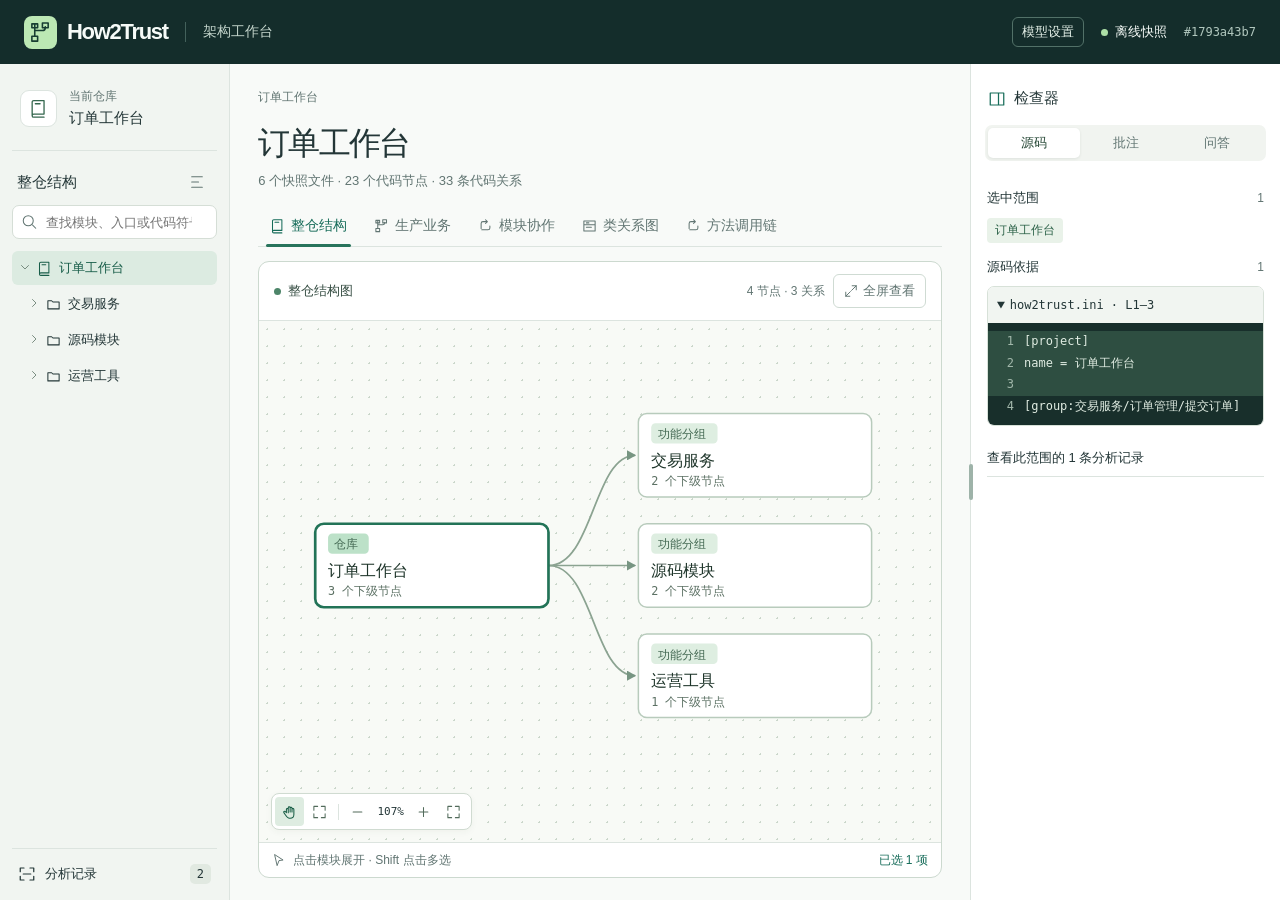
<file: examples/order-map.html>
<!doctype html>
<html lang="zh-CN">
<head>
  <meta charset="utf-8">
  <meta name="viewport" content="width=device-width, initial-scale=1">
  <meta name="color-scheme" content="light">
  <title>How2Trust · 仓库架构工作台</title>
  <style>:root {
  font-family: Inter, "Segoe UI", "Microsoft YaHei", sans-serif;
  color: #233637;
  background: #f8faf8;
  font-synthesis: none;
  --ink: #203333;
  --muted: #617572;
  --line: #dce4df;
  --green: #166c59;
  --mint: #e1f1e9;
  --mono: "IBM Plex Mono", Consolas, monospace;
}
* {
  box-sizing: border-box;
}
body {
  margin: 0;
}
button,
input,
textarea,
select {
  font: inherit;
  color: inherit;
}
button {
  border: 0;
  background: none;
  cursor: pointer;
}
button:disabled {
  cursor: default;
  opacity: 0.46;
}
button:focus-visible,
a:focus-visible,
input:focus-visible,
textarea:focus-visible,
select:focus-visible,
svg g:focus-visible {
  outline: 2px solid #318571;
  outline-offset: 2px;
}
i[data-icon] {
  display: inline-flex;
  width: 18px;
  height: 18px;
  align-items: center;
  justify-content: center;
  flex: none;
}
i svg {
  width: 100%;
  height: 100%;
  fill: none;
  stroke: currentColor;
  stroke-width: 1.65;
  stroke-linecap: round;
  stroke-linejoin: round;
}
h1,
h2,
h3,
p {
  margin: 0;
}
h2 {
  font-size: 15px;
  font-weight: 650;
}
.topbar {
  height: 64px;
  background: #142d2b;
  color: #f6fbf8;
  display: flex;
  gap: 17px;
  align-items: center;
  padding: 0 24px;
}
.brand {
  display: flex;
  align-items: center;
  gap: 10px;
  text-decoration: none;
  color: inherit;
  font-size: 22px;
  font-weight: 700;
  letter-spacing: -1.3px;
}
.brandmark[data-icon] {
  background: #bce8b4;
  border-radius: 8px;
  width: 33px;
  height: 33px;
  color: #173d32;
  padding: 5px;
}
.head-divider {
  width: 1px;
  height: 20px;
  background: #43615b;
}
.app-label {
  font-size: 14px;
  color: #c5d6cd;
}
.top-spacer {
  flex: 1;
}
.connection {
  font-size: 13px;
  display: flex;
  align-items: center;
  gap: 7px;
}
.connection:before,
.live-dot {
  content: "";
  width: 7px;
  height: 7px;
  border-radius: 50%;
  background: #ade0a7;
}
.snapshot {
  font: 12px var(--mono);
  color: #b1c7be;
}
.workspace {
  --nav-width: 230px;
  --graph-min-width: 330px;
  --inspector-default: 310px;
  --inspector-min: 240px;
  --inspector-track: clamp(var(--inspector-min), var(--inspector-width, var(--inspector-default)),
    calc(100% - var(--nav-width) - var(--graph-min-width)));
  display: grid;
  grid-template-columns: var(--nav-width) minmax(var(--graph-min-width), 1fr) var(--inspector-track);
  height: calc(100dvh - 64px);
  min-height: 560px;
}
.navpanel,
.mainpanel,
.inspector {
  min-width: 0;
  min-height: 0;
}
.navpanel {
  background: #f1f5f1;
  border-right: 1px solid var(--line);
  display: flex;
  flex-direction: column;
  padding: 22px 12px 12px;
}
.project-summary {
  display: flex;
  align-items: center;
  padding: 2px 8px 22px;
  gap: 12px;
  border-bottom: 1px solid var(--line);
}
.project-summary > i {
  background: white;
  border: 1px solid var(--line);
  width: 37px;
  height: 37px;
  border-radius: 9px;
  padding: 8px;
  color: #34674e;
}
.project-summary div {
  min-width: 0;
}
.project-summary small {
  font-size: 12px;
  color: var(--muted);
  display: block;
  margin-bottom: 4px;
}
.project-summary strong {
  font-size: 15px;
  display: block;
  overflow-wrap: anywhere;
}
.nav-head,
.inspector-header,
.dialog-title {
  display: flex;
  align-items: center;
  justify-content: space-between;
}
.nav-head {
  padding: 16px 5px 8px;
}
.icon-btn {
  width: 30px;
  height: 30px;
  display: inline-flex;
  align-items: center;
  justify-content: center;
  border-radius: 5px;
  color: var(--muted);
}
.icon-btn:hover,
.light-btn:hover,
.canvas-tools button:hover {
  background: #e6eee8;
}
.search {
  background: white;
  border: 1px solid #d5ded6;
  border-radius: 7px;
  display: flex;
  align-items: center;
  padding: 7px 9px;
  gap: 7px;
  color: var(--muted);
  margin-bottom: 10px;
}
.search i {
  width: 15px;
}
.search input {
  background: none;
  border: 0;
  min-width: 0;
  width: 100%;
  font-size: 13px;
}
.search input:focus {
  outline: 0;
}
.search:focus-within {
  border-color: var(--green);
}
#tree {
  overflow: auto;
  flex: 1;
}
.tree-section {
  margin: 9px 0 3px 10px;
  font-size: 11px;
  font-weight: 650;
  color: var(--muted);
}
.nav-row {
  display: flex;
  align-items: center;
  gap: 2px;
  padding-left: calc(3px + min(var(--depth), 6) * 9px);
  margin: 2px 0;
  border-radius: 6px;
}
.nav-row.active {
  background: #dcebe1;
  color: #185d49;
}
.nav-row:hover {
  background: #e5ede6;
}
.tree-toggle,
.tree-spacer {
  width: 20px;
  flex: none;
  text-align: center;
  padding: 0;
  line-height: 30px;
  color: #62786a;
}
.tree-toggle i {
  width: 12px;
  height: 12px;
}
.tree-item {
  min-width: 0;
  flex: 1;
  display: flex;
  align-items: center;
  gap: 7px;
  text-align: left;
  font-size: 13px;
  padding: 8px 4px 8px 0;
}
.tree-item i {
  width: 15px;
  height: 15px;
}
.tree-item span {
  white-space: nowrap;
  overflow: hidden;
  text-overflow: ellipsis;
}
.nav-row.active .tree-item {
  font-weight: 650;
}
.symbol-result {
  display: block;
  width: 100%;
  padding: 7px;
  text-align: left;
  overflow-wrap: anywhere;
  font-size: 13px;
}
.symbol-result:hover, .symbol-result[aria-current="true"] {
  background: var(--mint);
}
.symbol-result small {
  display: block;
  color: var(--muted);
}
.diagnostic-button {
  border-top: 1px solid var(--line);
  padding: 15px 6px 4px;
  display: flex;
  gap: 9px;
  align-items: center;
  font-size: 13px;
}
.diagnostic-button span {
  margin-left: auto;
  font: 12px var(--mono);
  padding: 3px 7px;
  background: #e1e9e1;
  border-radius: 5px;
}
.mainpanel {
  padding: 22px clamp(15px, 2.2vw, 36px) 22px;
  display: flex;
  flex-direction: column;
  overflow: hidden;
}
.crumbs {
  display: flex;
  align-items: center;
  gap: 7px;
  color: var(--muted);
  font-size: 12px;
  overflow: auto;
  min-height: 22px;
  white-space: nowrap;
}
.crumbs button {
  padding: 0;
  color: var(--muted);
}
.crumbs button:hover {
  text-decoration: underline;
}
.main-title {
  display: flex;
  align-items: center;
  justify-content: space-between;
  gap: 12px;
  margin: 14px 0 19px;
}
.main-title h1 {
  font-size: clamp(24px, 2.5vw, 36px);
  font-weight: 680;
  letter-spacing: -0.055em;
  overflow-wrap: anywhere;
}
.main-title p {
  font-size: 13px;
  color: var(--muted);
  margin-top: 6px;
}
.light-btn,
.form-btn {
  padding: 7px 10px;
  border: 1px solid #cfdbd3;
  border-radius: 6px;
  background: white;
  display: inline-flex;
  align-items: center;
  justify-content: center;
  gap: 5px;
  font-size: 13px;
  white-space: nowrap;
}
.light-btn i {
  width: 14px;
}
.tabs {
  display: flex;
  flex-wrap: wrap;
  gap: 3px;
  margin-bottom: 14px;
  border-bottom: 1px solid var(--line);
}
#module-controls:not([hidden]) {
  display: flex;
  flex-wrap: wrap;
  align-items: center;
  gap: 8px 14px;
  padding: 8px 12px;
  border-bottom: 1px solid var(--line);
}
#module-controls label { display: flex; align-items: center; gap: 5px; font-size: 12px; color: var(--muted); }
#module-focus { max-width: 230px; }
#module-pages:not([hidden]) { display: flex; align-items: center; gap: 8px; font-size: 12px; }
#module-pages button { padding: 3px 9px; font-size: 17px; }
.module-title { margin: 2px 0 10px; }
.module-site { padding: 12px 0; border-bottom: 1px solid var(--line); overflow-wrap: anywhere; }
.module-site > strong { font: 600 12px var(--mono); }
.module-site h4 { margin: 11px 0 4px; color: var(--muted); font-size: 12px; }
.module-site .condition { margin: 4px 0; white-space: pre-wrap; }
.tabs button {
  padding: 8px 12px 11px;
  position: relative;
  display: flex;
  align-items: center;
  gap: 6px;
  color: var(--muted);
  font-size: 14px;
}
.tabs button.active {
  color: var(--green);
  font-weight: 650;
}
.tabs button.active:after {
  content: "";
  height: 3px;
  position: absolute;
  bottom: -1px;
  left: 8px;
  right: 8px;
  background: #28745c;
  border-radius: 2px;
}
.tabs i {
  width: 15px;
}
#generation-feedback {
  margin: 0 0 12px;
  padding: 10px 14px;
  border: 1px solid #c3d8c9;
  border-radius: 8px;
  background: #f2f8f3;
  font-size: 12px;
}
#generation-feedback[data-status="failed"] {
  background: #fff7ee;
  border-color: #dfc2a6;
}
.generation-heading { display: flex; align-items: baseline; flex-wrap: wrap; gap: 3px 12px; }
#generation-count, #generation-batches { color: var(--muted); }
#generation-progress { display: block; width: 100%; height: 7px; margin: 8px 0 3px; accent-color: var(--green); }
#generation-batches { margin: 4px 0 0; padding: 0; max-height: 6.5em; overflow: auto; list-style: none; overflow-wrap: anywhere; }
#generation-batches:empty { display: none; }
#generation-error, #generation-connection { margin: 5px 0; overflow-wrap: anywhere; }
#generation-error { color: #843d22; }
#generation-actions { margin-top: 8px; }
#generation-actions button + button { margin-left: 8px; }
#shared-calls {
  margin: 0 0 10px;
  border-bottom: 1px solid var(--line);
  padding: 3px 0 8px;
}
#shared-calls h2 {
  margin: 0 0 3px;
  font-size: 13px;
}
#shared-list {
  max-height: 18vh;
  overflow: auto;
  font-size: 12px;
}
.shared-target > summary {
  cursor: pointer;
  padding: 4px 0;
  color: var(--green);
}
.shared-target ol {
  margin: 0 0 6px 17px;
  padding-left: 15px;
}
.shared-target li {
  padding: 2px 0;
}
.shared-target .text-btn {
  margin: 0 0 0 6px;
  overflow-wrap: anywhere;
}
.diagram {
  flex: 1;
  min-height: 0;
  border: 1px solid #ccd9cf;
  border-radius: 11px;
  display: flex;
  flex-direction: column;
  overflow: hidden;
  background: white;
}
.diagram-head,
.canvas-foot {
  padding: 12px 15px;
  display: flex;
  justify-content: space-between;
  align-items: center;
  gap: 8px;
  font-size: 12px;
  color: var(--muted);
}
.diagram-head {
  border-bottom: 1px solid var(--line);
  flex-wrap: wrap;
}
#canvas-count {
  margin-left: auto;
}
#call-range[hidden] {
  display: none;
}
.diagram-head strong,
.canvas-foot > span:first-child {
  display: flex;
  align-items: center;
  gap: 7px;
}
.diagram-head strong {
  font-size: 13px;
  color: #334b40;
}
.live-dot {
  background: #4d8569;
}
.canvas {
  position: relative;
  flex: 1;
  overflow: hidden;
  background-color: #f8faf6;
  background-image: radial-gradient(#cbd7cb 1px, transparent 1px);
  background-size: 17px 17px;
  min-height: 200px;
}
.canvas > svg {
  width: 100%;
  height: 100%;
  display: block;
  touch-action: none;
  user-select: none;
}
.canvas-tools {
  position: absolute;
  left: 12px;
  bottom: 12px;
  background: #fff;
  display: flex;
  gap: 1px;
  align-items: center;
  border: 1px solid #d0dbd1;
  border-radius: 8px;
  padding: 3px;
  box-shadow: 0 2px 7px #2345200b;
}
.canvas-tools button {
  border-radius: 4px;
  padding: 0;
  display: grid;
  place-items: center;
  width: 29px;
  height: 29px;
  color: #526b5b;
}
.canvas-tools button.active {
  background: #deece1;
  color: #165c44;
}
.canvas-tools i {
  width: 15px;
}
.canvas-tools b {
  height: 16px;
  width: 1px;
  background: var(--line);
  margin: 0 3px;
}
#zoom-label {
  font: 11px var(--mono);
  min-width: 35px;
  text-align: center;
}
.canvas-foot {
  border-top: 1px solid var(--line);
  padding: 8px 13px;
}
.canvas-foot i {
  width: 14px;
}
.canvas-foot #selection-count {
  color: var(--green);
  white-space: nowrap;
}
#empty-graph {
  position: absolute;
  inset: 35% 16px auto;
  text-align: center;
  color: var(--muted);
  font-size: 14px;
  pointer-events: none;
}
#empty-graph .generate-in-canvas { display: block; margin: 12px auto; pointer-events: auto; }
#drawing.pan {
  cursor: grab;
}
#drawing.select {
  cursor: crosshair;
}
.graph-node,
.graph-edge {
  cursor: pointer;
}
.graph-node .card {
  fill: #fff;
  stroke: #b8cbbc;
  stroke-width: 1.4;
}
.graph-node .accent {
  fill: #deeee1;
}
.graph-node.selected .card,
.graph-node:focus .card {
  stroke: #227357;
  stroke-width: 2.5;
}
.graph-node.selected .accent {
  fill: #bce1c8;
}
.graph-node:hover .card {
  stroke: #54826a;
}
.graph-node text,
.graph-edge text {
  pointer-events: none;
}
.graph-node .kind {
  font-size: 11px;
  fill: #446953;
  font-weight: 650;
}
.graph-node .name {
  font-size: 15px;
  fill: #1e352a;
  font-weight: 650;
}
.graph-node .detail {
  font: 11px var(--mono);
  fill: #5c7164;
}
.graph-edge .edge-path {
  fill: none;
  stroke: #8ba391;
  stroke-width: 1.6;
}
.graph-edge .site-count { fill: #f5faf6; stroke: #c6d8cb; }
.graph-edge .site-count + text { stroke: none; }
.graph-edge.picked .site-count, .graph-edge:hover .site-count { fill: #deeee1; stroke: #54826a; }
.graph-edge:focus { outline: none; }
.graph-edge:focus-visible .edge-path { stroke: #22654e; stroke-width: 3; }
.graph-edge:hover .edge-path,
.graph-edge.picked .edge-path {
  stroke: #276548;
  stroke-width: 3;
}
.edge-hit {
  stroke: transparent;
  stroke-width: 15;
  fill: none;
}
.graph-edge text {
  fill: #405c4c;
  stroke: #f8faf6;
  stroke-width: 4;
  paint-order: stroke;
  font-size: 11px;
}
.graph-edge[data-key] text {
  pointer-events: all;
}
.rubber {
  fill: #459c7826;
  stroke: #35785d;
  stroke-dasharray: 5 3;
  pointer-events: none;
}
.inspector {
  position: relative;
  background: #fff;
  border-left: 1px solid var(--line);
  display: flex;
  flex-direction: column;
}
#inspector-resizer {
  position: absolute;
  z-index: 1;
  inset: 0 auto 0 -7px;
  width: 14px;
  display: grid;
  place-items: center;
  cursor: col-resize;
  touch-action: none;
  user-select: none;
}
#inspector-resizer::after {
  content: "";
  width: 4px;
  height: 36px;
  border-radius: 3px;
  background: #9eb3a9;
}
#inspector-resizer:is(:hover, :focus-visible, .dragging)::after { background: var(--green); }
#inspector-resizer:is(:hover, :focus-visible, .dragging) {
  background: linear-gradient(to right, transparent 6px, #659781 6px 8px, transparent 8px);
}
.inspector-header {
  justify-content: flex-start;
  gap: 8px;
  padding: 25px 17px 17px;
}
.inspector-header i {
  color: var(--green);
}
#generate-semantics {
  margin-left: auto;
  font-size: 12px;
}
.business-reading {
  padding: 12px;
  border: 1px solid #d9e3d7;
  border-left: 3px solid #779870;
  border-radius: 6px;
  background: #f5f8f2;
  overflow-wrap: anywhere;
}
.reading-source, .reading-coverage {
  font-size: 11px;
  color: #4e675d;
}
.business-reading h3 {
  font-size: 16px;
  margin: 6px 0;
}
.reading-text {
  font-size: 13px;
  line-height: 1.7;
  white-space: pre-line;
}
.reading-claim + .reading-claim {
  margin-top: 12px;
  border-top: 1px solid var(--line);
  padding-top: 4px;
}
.reading-claim .proof {
  margin: 4px 0;
}
.claim-refs {
  display: flex;
  flex-wrap: wrap;
  gap: 4px 8px;
}
.claim-refs .text-btn {
  margin: 0;
  overflow-wrap: anywhere;
  text-align: left;
}
.reading-coverage {
  display: block;
  margin-top: 7px;
}
.reading-citations {
  margin-top: 9px;
  font-size: 12px;
}
.reading-citations > summary {
  cursor: pointer;
  color: var(--green);
}
.reading-anchor {
  margin-top: 7px;
}
.reading-anchor .source-line {
  min-width: 0;
}
.reading-anchor .source-line b {
  flex: none;
  white-space: nowrap;
}
.reading-anchor .source-line code {
  min-width: 0;
  white-space: pre-wrap;
  overflow-wrap: anywhere;
}
.inspect-tabs {
  margin: 0 14px 12px;
  display: flex;
  padding: 3px;
  background: #f1f4f0;
  border-radius: 7px;
}
.inspect-tabs button {
  flex: 1;
  font-size: 13px;
  color: var(--muted);
  padding: 6px;
  border-radius: 5px;
}
.inspect-tabs button.active {
  background: white;
  color: #254735;
  font-weight: 650;
  box-shadow: 0 1px 3px #2b423018;
}
.inspect-content {
  overflow: auto;
  padding: 3px 16px 22px;
  flex: 1;
}
.section-head {
  display: flex;
  justify-content: space-between;
  align-items: center;
  gap: 6px;
  margin: 13px 0 9px;
}
.section-head h3 {
  font-size: 13px;
}
.section-head span,
.subtle {
  font-size: 12px;
  color: var(--muted);
}
.subtle {
  line-height: 1.7;
}
.scope-chip {
  display: inline-block;
  background: #e9f2e9;
  color: #2c6248;
  padding: 4px 8px;
  border-radius: 4px;
  font-size: 12px;
  margin: 2px 4px 2px 0;
  max-width: 100%;
  overflow-wrap: anywhere;
}
.proof {
  margin: 10px 0 14px;
  border: 1px solid #d7e1d8;
  border-radius: 7px;
  overflow: hidden;
}
.proof summary {
  padding: 9px;
  background: #f1f5f1;
  cursor: pointer;
  font: 12px var(--mono);
  overflow-wrap: anywhere;
  line-height: 1.5;
}
.source-lines {
  background: #182f2b;
  color: #e0ece2;
  font: 12px/1.8 var(--mono);
  overflow: auto;
  padding: 8px 0;
  max-height: 310px;
}
.source-line {
  display: flex;
  min-width: max-content;
}
.source-line b {
  color: #a1b7aa;
  padding: 0 10px;
  min-width: 36px;
  text-align: right;
  font-weight: 400;
  user-select: none;
}
.source-line code {
  font: inherit;
  white-space: pre;
  padding-right: 8px;
}
.source-line.focus {
  background: #2e4e41;
}
.expand-source {
  display: block;
  width: 100%;
  text-align: center;
  padding: 6px;
  color: var(--green);
  font-size: 12px;
}
.relation-row {
  width: 100%;
  overflow-wrap: anywhere;
  text-align: left;
  padding: 9px 0;
  border-bottom: 1px solid var(--line);
  font-size: 13px;
}
.relation-row:hover {
  text-decoration: underline;
}
.note-form,
.chat-form {
  margin: 10px 0;
  display: grid;
  gap: 8px;
}
.inspect-content textarea,
.thread-select {
  background: white;
  border: 1px solid #cedbd1;
  border-radius: 6px;
  padding: 9px;
  line-height: 1.5;
  font-size: 13px;
  width: 100%;
  resize: vertical;
  min-height: 40px;
}
.primary {
  background: #245d47;
  color: white;
  border-color: #245d47;
}
.primary:hover {
  background: #174d39;
}
.note-card,
.message {
  padding: 10px;
  margin: 8px 0;
  border: 1px solid var(--line);
  border-radius: 7px;
}
.note-card p,
.message p,
.diag-item p {
  white-space: pre-wrap;
  overflow-wrap: anywhere;
  font-size: 13px;
  line-height: 1.7;
}
.note-card footer,
.chat-meta {
  display: flex;
  align-items: center;
  justify-content: space-between;
  gap: 6px;
}
.note-card footer button,
.text-btn {
  padding: 4px 0;
  font-size: 12px;
  color: var(--green);
}
.message.user {
  background: #f0f5ef;
}
.message strong {
  font-size: 12px;
  color: var(--green);
  display: block;
  margin-bottom: 6px;
}
.message details {
  margin-top: 7px;
}
.message summary {
  cursor: pointer;
  font-size: 12px;
  color: var(--green);
}
.availability {
  padding: 10px;
  background: #f6f4eb;
  border-radius: 6px;
  font-size: 13px;
  line-height: 1.65;
  color: #6a5935;
}
.thread-select {
  margin: 8px 0;
}
.small-empty {
  padding: 12px 0;
  color: var(--muted);
  font-size: 13px;
  line-height: 1.7;
}
.dialog-title {
  margin-bottom: 12px;
}
.diag-item {
  padding: 10px 0;
  border-bottom: 1px solid var(--line);
}
dialog {
  border: 1px solid #c8d7cc;
  background: white;
  border-radius: 12px;
  width: min(640px, 95vw);
  max-height: 80vh;
  padding: 19px;
}
dialog::backdrop {
  background: #172e2870;
}
#model-settings { background: transparent; cursor: pointer; white-space: nowrap; font: inherit; font-size: 13px; }
#model-dialog { width: min(490px, 94vw); color: var(--ink); }
#model-form, #model-form label { display: grid; gap: 6px; }
#model-form { gap: 13px; }
#model-form label { font-size: 13px; }
#model-form input, #model-form select { width: 100%; min-width: 0; padding: 8px; font: inherit; border: 1px solid #bccbc1; border-radius: 6px; background: white; }
.model-row { display: grid; grid-template-columns: repeat(2, minmax(0, 1fr)); gap: 12px; }
.model-actions { display: flex; justify-content: flex-end; gap: 8px; }
.model-help, #model-status, #model-offline { font-size: 13px; line-height: 1.55; }
.model-help { color: #51675a; margin: 0; }
#model-status:empty { display: none; }
#model-status { color: #884019; }
#model-dialog [hidden] { display: none; }
#toast {
  position: fixed;
  bottom: 18px;
  right: 18px;
  max-width: min(94vw, 480px);
  background: #1d392e;
  color: white;
  font-size: 14px;
  padding: 10px 15px;
  border-radius: 7px;
  z-index: 3;
  display: none;
}
#toast.show {
  display: block;
}
[hidden] {
  display: none !important;
}
@media (min-width: 1550px) {
  .workspace {
    --nav-width: 255px;
    --graph-min-width: 400px;
    --inspector-default: 365px;
  }
}
@media (max-width: 1150px) {
  .workspace {
    --nav-width: 190px;
    --graph-min-width: 280px;
    --inspector-default: 270px;
  }
  .mainpanel {
    padding: 16px 12px;
  }
  .navpanel {
    padding: 16px 8px;
  }
  .tabs button {
    padding: 8px 7px 11px;
  }
}
@media (max-width: 880px) {
  #inspector-resizer { display: none; }
  .workspace {
    grid-template-columns: 175px minmax(0, 1fr);
    height: auto;
    min-height: 0;
  }
  .navpanel {
    grid-row: span 2;
    max-height: calc(100dvh - 64px);
    position: sticky;
    top: 0;
  }
  .mainpanel {
    height: 72vh;
    min-height: 500px;
  }
  .inspector {
    border: 1px solid var(--line);
    margin: 0 12px 20px;
    border-radius: 9px;
    max-height: 650px;
  }
  .inspect-content {
    min-height: 120px;
  }
  .inspector-header {
    padding: 12px 16px;
  }
  .inspect-tabs {
    max-width: 360px;
  }
  .snapshot {
    display: none;
  }
}
@media (max-width: 590px) {
  .workspace {
    display: block;
  }
  .navpanel {
    position: static;
    max-height: 230px;
    padding: 10px 12px;
    border-bottom: 1px solid var(--line);
    border-right: 0;
  }
  .project-summary,
  .nav-head,
  .diagnostic-button {
    display: none;
  }
  .search {
    margin-bottom: 3px;
  }
  #tree {
    max-height: 105px;
  }
  .mainpanel {
    min-height: 495px;
    height: 68vh;
  }
  .main-title {
    margin: 7px 0 9px;
  }
  .mainpanel .tabs {
    margin-bottom: 8px;
  }
  .topbar {
    padding: 0 12px;
    gap: 9px;
    height: 52px;
  }
  .brand {
    font-size: 19px;
  }
  .topbar .app-label {
    display: none;
  }
  .head-divider {
    display: none;
  }
  .diagram-head {
    padding: 8px 11px;
  }
  .canvas-foot {
    font-size: 11px;
  }
  .tabs button {
    font-size: 13px;
  }
  .canvas-tools {
    bottom: 6px;
    left: 6px;
  }
  .connection {
    font-size: 12px;
  }
}
.export-link {
  display: inline-flex;
  align-items: center;
  gap: 6px;
  color: #e4f0e8;
  text-decoration: none;
  font-size: 13px;
  padding: 5px 9px;
  border: 1px solid #527168;
  border-radius: 6px;
}
.export-link:hover {
  background: #325344;
}
.export-link i {
  width: 14px;
  height: 14px;
}

/* The same layout fills the tab when the browser declines native fullscreen. */
html.graph-fullscreen { overflow: hidden; }
.graph-fullscreen .workspace {
  --nav-width: 0px;
  --inspector-default: clamp(270px, 25vw, 365px);
  position: fixed;
  inset: 0;
  display: grid;
  grid-template: minmax(0, 1fr) / minmax(0, 1fr);
  height: auto;
  min-height: 0;
  background: #f8faf8;
}
.graph-fullscreen .topbar,
.graph-fullscreen .navpanel,
.graph-fullscreen .crumbs,
.graph-fullscreen .main-title p,
.graph-fullscreen #shared-calls,
.graph-fullscreen:not(.graph-inspecting) .inspector { display: none; }
.graph-fullscreen.graph-inspecting .workspace {
  grid-template-columns: minmax(0, 1fr) var(--inspector-track);
}
.graph-fullscreen .inspector {
  margin: 0;
  max-height: none;
  border-radius: 0;
}
.graph-fullscreen .mainpanel {
  display: grid;
  grid-template: auto auto minmax(0, 1fr) / minmax(0, 1fr) auto;
  height: auto;
  min-height: 0;
  padding: 0;
}
.graph-fullscreen .main-title {
  grid-area: 1 / 1;
  justify-content: flex-start;
  margin: 0;
  padding: 6px 12px;
}
.graph-fullscreen .main-title > div { min-width: 0; }
.graph-fullscreen .main-title h1 {
  overflow: hidden;
  text-overflow: ellipsis;
  white-space: nowrap;
  font-size: 16px;
  letter-spacing: normal;
}
.graph-fullscreen .mainpanel .tabs {
  grid-area: 1 / 2;
  margin: 0;
  border: 0;
}
.graph-fullscreen #generation-feedback { grid-area: 2 / 1 / 3 / -1; margin: 0; }
.graph-fullscreen .diagram {
  grid-area: 3 / 1 / 4 / -1;
  border: 0;
  border-top: 1px solid var(--line);
  border-radius: 0;
}
.graph-fullscreen .canvas { min-height: 0; }
#fullscreen-inspector[aria-expanded="true"] { background: var(--mint); color: var(--green); }
@media (max-width: 880px) {
  .graph-fullscreen .mainpanel { display: flex; }
  .graph-fullscreen.graph-inspecting .workspace {
    grid-template: minmax(0, 1fr) 38% / minmax(0, 1fr);
  }
}
.expression {
  display: block;
  overflow-wrap: anywhere;
  background: #f3f6f2;
  font: 13px/1.5 var(--mono);
  padding: 6px;
  border-radius: 4px;
}
</style>
</head>
<body>
  <header class="topbar">
    <a class="brand" href="#" id="home"><i class="brandmark" data-icon="branch"></i>How2Trust</a>
    <span class="head-divider"></span><span class="app-label">架构工作台</span>
    <span class="top-spacer"></span><button id="model-settings" type="button" class="export-link" aria-haspopup="dialog">模型设置</button><a id="review-link" class="export-link" href="/review" hidden>交付验收</a><a id="export" class="export-link" href="/export.html" download="how2trust.html" hidden><i data-icon="download"></i>导出 HTML</a><span class="connection" id="connection">正在加载</span>
    <span class="snapshot" id="snapshot"></span>
  </header>
  <main class="workspace">
    <aside class="navpanel">
      <div class="project-summary"><i data-icon="repo"></i><div><small>当前仓库</small><strong id="repo-name">…</strong></div></div>
      <div class="nav-head"><h2 id="nav-title">整仓结构</h2><button class="icon-btn" id="collapse" title="折叠目录" aria-label="折叠目录"><i data-icon="collapse"></i></button></div>
      <label class="search"><i data-icon="search"></i><input id="search" type="search" placeholder="查找模块、入口或代码符号" aria-label="查找模块、入口或代码符号"></label>
      <nav id="tree" aria-label="产品层级"></nav>
      <button id="diagnostics" class="diagnostic-button"><i data-icon="scan"></i>分析记录<span id="diag-count">0</span></button>
    </aside>
    <section class="mainpanel">
      <div id="crumbs" class="crumbs"></div>
      <div class="main-title"><div><h1 id="scope-name">仓库架构</h1><p id="metrics"></p></div><button id="up" class="light-btn"><i data-icon="up"></i><span id="up-label">上一级</span></button></div>
      <div class="tabs" id="views" aria-label="图类型">
        <button data-view="structure"><i data-icon="repo"></i>整仓结构</button>
        <button data-view="product"><i data-icon="branch"></i>生产业务</button>
        <button data-view="collaboration"><i data-icon="route"></i>模块协作</button>
        <button data-view="class"><i data-icon="class"></i>类关系图</button>
        <button data-view="call"><i data-icon="route"></i>方法调用链</button>
      </div>
      <section id="generation-feedback" aria-label="生产业务图生成进度" hidden>
        <div class="generation-heading"><strong id="generation-stage" role="status"></strong><span id="generation-count"></span></div>
        <progress id="generation-progress" aria-label="生成生产业务图"></progress>
        <ul id="generation-batches"></ul>
        <p id="generation-connection" hidden>暂时无法取得最新进度，正在重新连接…</p>
        <p id="generation-error" role="alert" hidden></p>
        <div id="generation-actions" hidden><button type="button" class="light-btn" id="generation-retry">重试生成</button><button type="button" class="text-btn" id="generation-settings">调整模型设置</button></div>
      </section>
      <section id="shared-calls" aria-label="多个入口共用的实现" hidden>
        <h2>多个入口共用的实现</h2>
        <div id="shared-list"></div>
      </section>
      <section class="diagram">
        <div id="module-controls" hidden>
          <label>模块 <select id="module-focus" class="light-btn"></select></label>
          <label>范围 <select id="module-direction" class="light-btn"><option value="out">它调用谁</option><option value="in">谁调用它</option><option value="all">全部模块</option></select></label>
          <div id="module-pages" hidden><button id="module-prev" class="light-btn" aria-label="上一页关系">‹</button><span id="module-page"></span><button id="module-next" class="light-btn" aria-label="下一页关系">›</button></div>
        </div>
        <div class="diagram-head"><strong><span class="live-dot"></span><span id="canvas-name">产品结构图</span></strong>
          <select id="root-layer" aria-label="首页图层" class="light-btn" hidden></select>
          <span id="canvas-count"></span><button id="call-range" class="light-btn" hidden></button>
          <button type="button" id="fullscreen-inspector" class="light-btn" aria-controls="graph-inspector" aria-expanded="false" hidden><i data-icon="panel"></i>检查器</button>
          <button type="button" id="fullscreen" class="light-btn" aria-controls="canvas" aria-pressed="false"><i data-icon="expand"></i><span>全屏查看</span></button>
        </div>
        <div class="canvas" id="canvas">
          <svg id="drawing" aria-label="可交互架构图" role="group"></svg>
          <div id="empty-graph" hidden></div>
          <div class="canvas-tools">
            <button id="pan" title="拖动画布" aria-label="拖动画布"><i data-icon="hand"></i></button>
            <button id="select" title="拖出矩形圈选节点" aria-label="拖出矩形圈选节点"><i data-icon="select"></i></button>
            <b></b>
            <button id="minus" title="缩小" aria-label="缩小"><i data-icon="minus"></i></button><span id="zoom-label"></span>
            <button id="plus" title="放大" aria-label="放大"><i data-icon="plus"></i></button>
            <button id="fit" title="适应画布" aria-label="适应画布"><i data-icon="fit"></i></button>
          </div>
        </div>
        <div class="canvas-foot"><span><i data-icon="pointer"></i><span id="canvas-hint">点击模块展开</span></span><span id="selection-count"></span></div>
      </section>
    </section>
    <aside class="inspector" id="graph-inspector">
      <div id="inspector-resizer" role="separator" tabindex="0" aria-orientation="vertical"
           aria-label="调整检查器宽度" aria-controls="graph-inspector"
           title="左右拖动或按方向键调整宽度，双击或按回车恢复默认宽度"></div>
      <div class="inspector-header"><i data-icon="panel"></i><h2>检查器</h2><button id="generate-semantics" type="button" class="light-btn" hidden>生成业务解读</button></div>
      <div class="inspect-tabs" id="inspect-tabs"><button data-inspect="evidence">源码</button><button data-inspect="notes">批注</button><button data-inspect="chat">问答</button></div>
      <div class="inspect-content" id="inspect-content"></div>
    </aside>
  </main>
  <dialog id="diag-dialog"><div class="dialog-title"><h2>分析记录</h2><button class="icon-btn" id="diag-close" aria-label="关闭"><i data-icon="close"></i></button></div><div id="diag-list"></div></dialog>
  <dialog id="model-dialog" aria-labelledby="model-title">
    <div class="dialog-title"><h2 id="model-title">模型设置</h2><button class="icon-btn" id="model-close" aria-label="关闭模型设置"><i data-icon="close"></i></button></div>
    <p id="model-offline" hidden>这是离线快照。将源码目录拖到 How2Trust.cmd，在打开的本地工作台右上角点「模型设置」，即可配置模型并提问。</p>
    <p id="model-status" role="status" aria-live="polite"></p>
    <form id="model-form" hidden>
      <label>应用范围<select id="model-stage"><option value="both">业务解读和图上问答</option><option value="semantics">仅业务解读</option><option value="chat">仅图上问答</option></select></label>
      <div class="model-row"><label>供应商名称<input id="model-provider" list="provider-choices" placeholder="选择或输入名称"></label>
        <datalist id="provider-choices"><option value="DeepSeek"></option><option value="Ollama"></option><option value="Anthropic"></option></datalist>
        <label>接口协议<select id="model-protocol"><option value="openai">Chat Completions 兼容</option><option value="anthropic">Anthropic Messages</option></select></label></div>
      <label>API 基础地址<input id="model-url" type="url" required placeholder="https://api.deepseek.com"></label>
      <label>模型名<input id="model-name" required placeholder="供应商 API 使用的模型名"></label>
      <label>鉴权方式<select id="model-auth"><option value="env">使用本机环境变量</option><option value="session">粘贴 API Key（本次服务有效）</option><option value="none">无需密钥</option></select></label>
      <label id="model-env-field">密钥环境变量名<input id="model-env" placeholder="DEEPSEEK_API_KEY" spellcheck="false"></label>
      <label id="model-secret-field" hidden>API Key<input id="model-secret" type="password" autocomplete="off" spellcheck="false"></label>
      <p class="model-help">保存后即时生效，下次直接打开工作台会沿用设置。粘贴的密钥在关闭本地服务后清除。</p>
      <div class="model-actions"><button class="form-btn" id="model-cancel" type="button">取消</button><button class="form-btn primary" id="model-save" type="submit">保存并应用</button></div>
    </form>
  </dialog>
  <div id="toast" role="status" aria-live="polite"></div>
  <script>window.H2T_GRAPH={"diagnostics":[{"caller":"function:main.py:main","end":7,"file":"main.py","line":7,"message":"调用目标未解析 · print"},{"caller":"module:shop/api.py","end":6,"file":"shop/api.py","line":6,"message":"调用目标未解析 · FastAPI"}],"edges":[{"column":5,"end":13,"file":"shop/orders.py","id":"edge:aab162d3045325332ceec8b3","kind":"contains","line":11,"source":"class:shop/orders.py:OrderService","target":"method:shop/orders.py:OrderService.cancel"},{"column":5,"end":16,"file":"shop/orders.py","id":"edge:041b2935200db897a081b4f9","kind":"contains","line":15,"source":"class:shop/orders.py:OrderService","target":"method:shop/orders.py:OrderService.status"},{"column":5,"end":9,"file":"shop/orders.py","id":"edge:6127cd95322b47e35103c5b8","kind":"contains","line":8,"source":"class:shop/orders.py:OrderService","target":"method:shop/orders.py:OrderService.submit"},{"column":5,"end":7,"file":"shop/storage.py","id":"edge:23e87ede5749a6c42d839ba9","kind":"contains","line":6,"source":"class:shop/storage.py:MemoryStore","target":"method:shop/storage.py:MemoryStore.__init__"},{"column":18,"end":10,"file":"shop/storage.py","id":"edge:915d75769c208cccc3e8898e","kind":"inherits","line":10,"source":"class:shop/storage.py:OrderStore","target":"class:shop/storage.py:MemoryStore"},{"column":5,"end":18,"file":"shop/storage.py","id":"edge:b49a75806db3f31141de9906","kind":"contains","line":15,"source":"class:shop/storage.py:OrderStore","target":"method:shop/storage.py:OrderStore.get"},{"column":5,"end":13,"file":"shop/storage.py","id":"edge:adbdacd6dac28dfdb639764a","kind":"contains","line":11,"source":"class:shop/storage.py:OrderStore","target":"method:shop/storage.py:OrderStore.save"},{"column":5,"end":11,"file":"main.py","id":"edge:872de8b8609a0b478c99b95a","kind":"handles","line":11,"source":"entry:main.py:function:main.py:main:11:main.py · __main__","target":"function:main.py:main"},{"column":2,"end":15,"file":"shop/api.py","id":"edge:de9d71eab5c2d649c0b2e886","kind":"handles","line":15,"source":"entry:shop/api.py:function:shop/api.py:cancel_order:15:DELETE /orders/{order_id}","target":"function:shop/api.py:cancel_order"},{"column":2,"end":20,"file":"shop/api.py","id":"edge:98858b2b21e1842b9542280a","kind":"handles","line":20,"source":"entry:shop/api.py:function:shop/api.py:get_order:20:GET /orders/{order_id}","target":"function:shop/api.py:get_order"},{"column":2,"end":10,"file":"shop/api.py","id":"edge:a6931986fa75ceec1ac7ad0c","kind":"handles","line":10,"source":"entry:shop/api.py:function:shop/api.py:submit_order:10:POST /orders/{order_id}","target":"function:shop/api.py:submit_order"},{"basis":"静态符号绑定","column":15,"end":5,"expression":"OrderService","file":"main.py","id":"edge:8eca214b2f5d0ff88ccc12c4","kind":"calls","line":5,"source":"function:main.py:main","target":"class:shop/orders.py:OrderService"},{"basis":"按声明类型解析方法","column":11,"end":7,"expression":"service.status","file":"main.py","id":"edge:3d216f7c674983d149111b49","kind":"calls","line":7,"source":"function:main.py:main","target":"method:shop/orders.py:OrderService.status"},{"basis":"按声明类型解析方法","column":5,"end":6,"expression":"service.submit","file":"main.py","id":"edge:594766c50f7d5fd2c4995b09","kind":"calls","line":6,"source":"function:main.py:main","target":"method:shop/orders.py:OrderService.submit"},{"basis":"按声明类型解析方法","column":12,"end":17,"expression":"orders.cancel","file":"shop/api.py","id":"edge:249dbb9e07f41f731abaf258","kind":"calls","line":17,"source":"function:shop/api.py:cancel_order","target":"method:shop/orders.py:OrderService.cancel"},{"basis":"按声明类型解析方法","column":12,"end":22,"expression":"orders.status","file":"shop/api.py","id":"edge:b8c31bc1aff6abff98b5c9f7","kind":"calls","line":22,"source":"function:shop/api.py:get_order","target":"method:shop/orders.py:OrderService.status"},{"basis":"按声明类型解析方法","column":12,"end":12,"expression":"orders.submit","file":"shop/api.py","id":"edge:fa81f708ca4e83346d2b8a26","kind":"calls","line":12,"source":"function:shop/api.py:submit_order","target":"method:shop/orders.py:OrderService.submit"},{"basis":"按声明类型解析方法","column":9,"end":12,"expression":"store.get","file":"shop/orders.py","id":"edge:fe372130603d07c4da86515c","kind":"calls","line":12,"source":"method:shop/orders.py:OrderService.cancel","target":"method:shop/storage.py:OrderStore.get"},{"basis":"按声明类型解析方法","column":16,"end":13,"expression":"store.save","file":"shop/orders.py","id":"edge:35ee6a63aadc6cc114422168","kind":"calls","line":13,"source":"method:shop/orders.py:OrderService.cancel","target":"method:shop/storage.py:OrderStore.save"},{"basis":"按声明类型解析方法","column":16,"end":16,"expression":"store.get","file":"shop/orders.py","id":"edge:b6db8ce5465e1fd32d0bcc3a","kind":"calls","line":16,"source":"method:shop/orders.py:OrderService.status","target":"method:shop/storage.py:OrderStore.get"},{"basis":"按声明类型解析方法","column":16,"end":9,"expression":"store.save","file":"shop/orders.py","id":"edge:97e33b3bc29092ba7c26f5d4","kind":"calls","line":9,"source":"method:shop/orders.py:OrderService.submit","target":"method:shop/storage.py:OrderStore.save"},{"basis":"静态符号绑定","column":19,"end":17,"expression":"OrderMissing","file":"shop/storage.py","id":"edge:609dd1ebe50c9077e5c92988","kind":"calls","line":17,"source":"method:shop/storage.py:OrderStore.get","target":"class:shop/storage.py:OrderMissing"},{"basis":"静态符号绑定","column":5,"end":11,"expression":"main","file":"main.py","id":"edge:2e3ea1bad94e90682d58f72c","kind":"calls","line":11,"source":"module:main.py","target":"function:main.py:main"},{"column":1,"end":7,"file":"main.py","id":"edge:eca62ab5b0cab287a7199256","kind":"contains","line":4,"source":"module:main.py","target":"function:main.py:main"},{"basis":"静态符号绑定","column":10,"end":7,"expression":"OrderService","file":"shop/api.py","id":"edge:68711eac1ff57ba473eedd9e","kind":"calls","line":7,"source":"module:shop/api.py","target":"class:shop/orders.py:OrderService"},{"column":1,"end":17,"file":"shop/api.py","id":"edge:46dc860fb568c0aba24940b1","kind":"contains","line":16,"source":"module:shop/api.py","target":"function:shop/api.py:cancel_order"},{"column":1,"end":22,"file":"shop/api.py","id":"edge:c5fab2f7589ad4526eaf5959","kind":"contains","line":21,"source":"module:shop/api.py","target":"function:shop/api.py:get_order"},{"column":1,"end":12,"file":"shop/api.py","id":"edge:2c07625ccf28e3009b1a49cd","kind":"contains","line":11,"source":"module:shop/api.py","target":"function:shop/api.py:submit_order"},{"column":1,"end":16,"file":"shop/orders.py","id":"edge:93d8230342e3fe2ffcd9ff05","kind":"contains","line":7,"source":"module:shop/orders.py","target":"class:shop/orders.py:OrderService"},{"basis":"静态符号绑定","column":9,"end":4,"expression":"OrderStore","file":"shop/orders.py","id":"edge:fc39ae173b4aa133cfa82cc0","kind":"calls","line":4,"source":"module:shop/orders.py","target":"class:shop/storage.py:OrderStore"},{"column":1,"end":7,"file":"shop/storage.py","id":"edge:af39cb1cc1f75b1240240e2d","kind":"contains","line":5,"source":"module:shop/storage.py","target":"class:shop/storage.py:MemoryStore"},{"column":1,"end":2,"file":"shop/storage.py","id":"edge:43aba6f9fc2da7197f86ffd6","kind":"contains","line":1,"source":"module:shop/storage.py","target":"class:shop/storage.py:OrderMissing"},{"column":1,"end":18,"file":"shop/storage.py","id":"edge:d0e415a3199b5b331330db14","kind":"contains","line":10,"source":"module:shop/storage.py","target":"class:shop/storage.py:OrderStore"}],"files":{"how2trust.ini":"[project]\nname = 订单工作台\n\n[group:交易服务/订单管理/提交订单]\nentries = shop/api.py::submit_order\n\n[group:交易服务/订单管理/取消订单]\nentries = shop/api.py::cancel_order\n\n[group:交易服务/订单查询]\nentries = shop/api.py::get_order\n\n[group:运营工具]\nentries = main.py::main\n","main.py":"from shop.orders import OrderService\n\n\ndef main():\n    service = OrderService()\n    service.submit(\"demo-001\")\n    print(service.status(\"demo-001\"))\n\n\nif __name__ == \"__main__\":\n    main()\n","shop/__init__.py":"\"\"\"A small order application used in the evidence viewer example.\"\"\"\n","shop/api.py":"from fastapi import FastAPI\n\nfrom shop.orders import OrderService\n\n\napp = FastAPI()\norders = OrderService()\n\n\n@app.post(\"/orders/{order_id}\", tags=[\"订单\"])\ndef submit_order(order_id: str):\n    return orders.submit(order_id)\n\n\n@app.delete(\"/orders/{order_id}\", tags=[\"订单\"])\ndef cancel_order(order_id: str):\n    return orders.cancel(order_id)\n\n\n@app.get(\"/orders/{order_id}\", tags=[\"订单\"])\ndef get_order(order_id: str):\n    return orders.status(order_id)\n","shop/orders.py":"from shop.storage import OrderStore\n\n\nstore = OrderStore()\n\n\nclass OrderService:\n    def submit(self, order_id):\n        return store.save(order_id, \"submitted\")\n\n    def cancel(self, order_id):\n        store.get(order_id)\n        return store.save(order_id, \"cancelled\")\n\n    def status(self, order_id):\n        return store.get(order_id)\n","shop/storage.py":"class OrderMissing(KeyError):\n    pass\n\n\nclass MemoryStore:\n    def __init__(self):\n        self.records = {}\n\n\nclass OrderStore(MemoryStore):\n    def save(self, order_id, status):\n        self.records[order_id] = status\n        return status\n\n    def get(self, order_id):\n        if order_id not in self.records:\n            raise OrderMissing(order_id)\n        return self.records[order_id]\n"},"name":"订单工作台","nodes":[{"end":16,"file":"shop/orders.py","id":"class:shop/orders.py:OrderService","kind":"class","label":"OrderService","line":7,"qualname":"OrderService"},{"end":7,"file":"shop/storage.py","id":"class:shop/storage.py:MemoryStore","kind":"class","label":"MemoryStore","line":5,"qualname":"MemoryStore"},{"end":2,"file":"shop/storage.py","id":"class:shop/storage.py:OrderMissing","kind":"class","label":"OrderMissing","line":1,"qualname":"OrderMissing"},{"end":18,"file":"shop/storage.py","id":"class:shop/storage.py:OrderStore","kind":"class","label":"OrderStore","line":10,"qualname":"OrderStore"},{"basis":"脚本入口","end":11,"evidence":[{"end":10,"file":"main.py","line":10}],"file":"main.py","id":"entry:main.py:function:main.py:main:11:main.py · __main__","kind":"entry","label":"main.py · __main__","line":11,"protocol":"CLI","qualname":"main"},{"basis":"路由声明（挂载路径以运行配置为准）","end":15,"file":"shop/api.py","group":"订单","group_evidence":{"end":15,"file":"shop/api.py","line":15},"id":"entry:shop/api.py:function:shop/api.py:cancel_order:15:DELETE /orders/{order_id}","kind":"entry","label":"DELETE /orders/{order_id}","line":15,"protocol":"HTTP","qualname":"cancel_order"},{"basis":"路由声明（挂载路径以运行配置为准）","end":20,"file":"shop/api.py","group":"订单","group_evidence":{"end":20,"file":"shop/api.py","line":20},"id":"entry:shop/api.py:function:shop/api.py:get_order:20:GET /orders/{order_id}","kind":"entry","label":"GET /orders/{order_id}","line":20,"protocol":"HTTP","qualname":"get_order"},{"basis":"路由声明（挂载路径以运行配置为准）","end":10,"file":"shop/api.py","group":"订单","group_evidence":{"end":10,"file":"shop/api.py","line":10},"id":"entry:shop/api.py:function:shop/api.py:submit_order:10:POST /orders/{order_id}","kind":"entry","label":"POST /orders/{order_id}","line":10,"protocol":"HTTP","qualname":"submit_order"},{"end":7,"file":"main.py","id":"function:main.py:main","kind":"function","label":"main","line":4,"qualname":"main"},{"end":17,"file":"shop/api.py","id":"function:shop/api.py:cancel_order","kind":"function","label":"cancel_order","line":16,"qualname":"cancel_order"},{"end":22,"file":"shop/api.py","id":"function:shop/api.py:get_order","kind":"function","label":"get_order","line":21,"qualname":"get_order"},{"end":12,"file":"shop/api.py","id":"function:shop/api.py:submit_order","kind":"function","label":"submit_order","line":11,"qualname":"submit_order"},{"end":13,"file":"shop/orders.py","id":"method:shop/orders.py:OrderService.cancel","kind":"method","label":"cancel","line":11,"qualname":"OrderService.cancel"},{"end":16,"file":"shop/orders.py","id":"method:shop/orders.py:OrderService.status","kind":"method","label":"status","line":15,"qualname":"OrderService.status"},{"end":9,"file":"shop/orders.py","id":"method:shop/orders.py:OrderService.submit","kind":"method","label":"submit","line":8,"qualname":"OrderService.submit"},{"end":7,"file":"shop/storage.py","id":"method:shop/storage.py:MemoryStore.__init__","kind":"method","label":"__init__","line":6,"qualname":"MemoryStore.__init__"},{"end":18,"file":"shop/storage.py","id":"method:shop/storage.py:OrderStore.get","kind":"method","label":"get","line":15,"qualname":"OrderStore.get"},{"end":13,"file":"shop/storage.py","id":"method:shop/storage.py:OrderStore.save","kind":"method","label":"save","line":11,"qualname":"OrderStore.save"},{"end":11,"file":"main.py","id":"module:main.py","kind":"module","label":"main.py","line":1,"qualname":"main"},{"end":1,"file":"shop/__init__.py","id":"module:shop/__init__.py","kind":"module","label":"shop/__init__.py","line":1,"qualname":"shop"},{"end":22,"file":"shop/api.py","id":"module:shop/api.py","kind":"module","label":"shop/api.py","line":1,"qualname":"shop.api"},{"end":16,"file":"shop/orders.py","id":"module:shop/orders.py","kind":"module","label":"shop/orders.py","line":1,"qualname":"shop.orders"},{"end":18,"file":"shop/storage.py","id":"module:shop/storage.py","kind":"module","label":"shop/storage.py","line":1,"qualname":"shop.storage"}],"schema":1,"snapshot":"1793a43b7ab03b56932678bf5c7de86267df59dc0881b5ca8c67c7ec00f5bd18","tree":{"children":[{"children":[{"children":[{"children":[],"evidence":[{"end":20,"file":"shop/api.py","line":20},{"end":12,"file":"how2trust.ini","line":10}],"id":"tree:20dea99e2b44cd2d00a544db","kind":"entry","label":"GET /orders/{order_id}","nodeIds":["entry:shop/api.py:function:shop/api.py:get_order:20:GET /orders/{order_id}"]}],"evidence":[{"end":12,"file":"how2trust.ini","line":10}],"id":"tree:7e33a789a7ef3c98acd47383","kind":"group","label":"订单查询","nodeIds":[]},{"children":[{"children":[{"children":[],"evidence":[{"end":15,"file":"shop/api.py","line":15},{"end":9,"file":"how2trust.ini","line":7}],"id":"tree:97f6cb3bf6879c3bd924f1b3","kind":"entry","label":"DELETE /orders/{order_id}","nodeIds":["entry:shop/api.py:function:shop/api.py:cancel_order:15:DELETE /orders/{order_id}"]}],"evidence":[{"end":9,"file":"how2trust.ini","line":7}],"id":"tree:b2bd47af192e40a728f8e987","kind":"group","label":"取消订单","nodeIds":[]},{"children":[{"children":[],"evidence":[{"end":10,"file":"shop/api.py","line":10},{"end":6,"file":"how2trust.ini","line":4}],"id":"tree:1b300ef30f4da999489afc7d","kind":"entry","label":"POST /orders/{order_id}","nodeIds":["entry:shop/api.py:function:shop/api.py:submit_order:10:POST /orders/{order_id}"]}],"evidence":[{"end":6,"file":"how2trust.ini","line":4}],"id":"tree:6c16659af2856b99dc19d50e","kind":"group","label":"提交订单","nodeIds":[]}],"evidence":[{"end":6,"file":"how2trust.ini","line":4},{"end":9,"file":"how2trust.ini","line":7}],"id":"tree:4c5d2d03f7e07f9d3ae6d515","kind":"group","label":"订单管理","nodeIds":[]}],"evidence":[{"end":6,"file":"how2trust.ini","line":4},{"end":9,"file":"how2trust.ini","line":7},{"end":12,"file":"how2trust.ini","line":10}],"id":"tree:0d1212be4e663f62ed2d8b32","kind":"group","label":"交易服务","nodeIds":[]},{"children":[{"children":[{"children":[],"evidence":[{"end":1,"file":"shop/__init__.py","line":1}],"id":"tree:6778a710db708a145f9f359a","kind":"module","label":"shop/__init__.py","nodeIds":["module:shop/__init__.py"]},{"children":[],"evidence":[{"end":22,"file":"shop/api.py","line":1}],"id":"tree:b4bbfcd594b08dfe5c59d0d7","kind":"module","label":"shop/api.py","nodeIds":["module:shop/api.py"]},{"children":[],"evidence":[{"end":16,"file":"shop/orders.py","line":1}],"id":"tree:a4e605bbb2a28bf51d93c9e1","kind":"module","label":"shop/orders.py","nodeIds":["module:shop/orders.py"]},{"children":[],"evidence":[{"end":18,"file":"shop/storage.py","line":1}],"id":"tree:81a61409c73439af6fcc3256","kind":"module","label":"shop/storage.py","nodeIds":["module:shop/storage.py"]}],"evidence":[{"end":1,"file":"shop/__init__.py","line":1},{"end":22,"file":"shop/api.py","line":1},{"end":16,"file":"shop/orders.py","line":1},{"end":18,"file":"shop/storage.py","line":1}],"id":"tree:cd341cf8e5c13a6e3aa97213","kind":"group","label":"shop","nodeIds":[]},{"children":[],"evidence":[{"end":11,"file":"main.py","line":1}],"id":"tree:75d8dafe828c52546a5a3a6f","kind":"module","label":"main.py","nodeIds":["module:main.py"]}],"evidence":[{"end":11,"file":"main.py","line":1},{"end":1,"file":"shop/__init__.py","line":1},{"end":22,"file":"shop/api.py","line":1},{"end":16,"file":"shop/orders.py","line":1},{"end":18,"file":"shop/storage.py","line":1}],"id":"tree:0ba851445a88f34d29b7b9ea","kind":"group","label":"源码模块","nodeIds":[]},{"children":[{"children":[],"evidence":[{"end":11,"file":"main.py","line":11},{"end":10,"file":"main.py","line":10},{"end":14,"file":"how2trust.ini","line":13}],"id":"tree:c4ad02dee243a0efeb1777aa","kind":"entry","label":"main.py · __main__","nodeIds":["entry:main.py:function:main.py:main:11:main.py · __main__"]}],"evidence":[{"end":14,"file":"how2trust.ini","line":13}],"id":"tree:af0cca03b8b5cb1db2a07a95","kind":"group","label":"运营工具","nodeIds":[]}],"evidence":[{"end":3,"file":"how2trust.ini","line":1}],"id":"tree:9fc03879b893ecbb812b7c92","kind":"project","label":"订单工作台","nodeIds":[]}};</script>
<script type="module">(() => {
  "use strict";
  const $ = (id) => document.getElementById(id);
  const svgNS = "http://www.w3.org/2000/svg";
  const iconPaths = {
    branch:
      "M6 3v12m0-5h8a3 3 0 0 0 3-3V6 M3 3h6v4H3z M3 16h6v5H3z M14 2h6v5h-6z",
    repo: "M4 4a2 2 0 0 1 2-2h13v17H6a2 2 0 0 0 0 4h13 M4 4v17 M8 6h6",
    folder: "M3 6h6l2 2h10v11H3z",
    file: "M6 2h8l5 5v15H6z M14 2v6h5",
    class: "M3 4h18v16H3z M3 10h18 M7 7h4 M7 14h8",
    route: "M5 16V8a3 3 0 0 1 3-3h7m0 0-3-3m3 3-3 3 M6 18h10a3 3 0 0 0 3-3v-3",
    entry: "M3 12h12m-5-5 5 5-5 5 M16 4h5v16h-5",
    search: "M17 17l5 5 M18 10a8 8 0 1 1-16 0 8 8 0 0 1 16 0",
    collapse: "M5 5h14M5 12h9M5 19h14",
    scan: "M3 9V4h5m8 0h5v5M3 15v5h5m8 0h5v-5 M7 12h10",
    up: "M5 10l6-6 6 6M11 4v12a3 3 0 0 0 3 3h6",
    panel: "M3 4h18v16H3z M14 4v16",
    hand: "M7 13V8a1.5 1.5 0 0 1 3 0v5-8a1.5 1.5 0 0 1 3 0v7-6a1.5 1.5 0 0 1 3 0v6-4a1.5 1.5 0 0 1 3 0v8c0 4-2 6-6 6h-1c-3 0-5-3-7-6l-2-3c-1-2 1-3 3-1z",
    select: "M3 9V3h6m6 0h6v6m0 6v6h-6m-6 0H3v-6",
    minus: "M5 12h14",
    plus: "M5 12h14M12 5v14",
    fit: "M9 3H3v6m12-6h6v6M3 15v6h6m12-6v6h-6",
    expand: "M14 3h7v7m0-7-8 8M10 21H3v-7m0 7 8-8",
    shrink: "M21 3l-8 8m0-7v7h7M3 21l8-8m0 7v-7H4",
    pointer: "M5 3l14 9-7 1-3 8z",
    down: "M5 9l7 7 7-7",
    right: "M9 5l7 7-7 7",
    close: "M5 5l14 14M19 5 5 19",
    download: "M12 3v12m-5-5 5 5 5-5M4 17v4h16v-4",
  };
  const kinds = {
    project: "仓库",
    group: "功能分组",
    capability: "模型业务分组",
    collaborationModule: "协作模块",
    entry: "功能入口",
    module: "源码模块",
    class: "类",
    function: "函数",
    method: "方法",
    package: "包",
  };
  const relations = {
    contains: "包含",
    inherits: "继承",
    calls: "调用",
    handles: "处理函数",
    associates: "关联",
    part: "包含",
  };
  const viewNames = {
    structure: "整仓结构图",
    product: "生产业务图",
    collaboration: "业务模块协作图",
    module: "模块内部关系图",
    class: "类关系图",
    call: "方法调用链",
  };
  function html(tag, cls, value) {
    const el = document.createElement(tag);
    if (cls) el.className = cls;
    if (value !== undefined) el.textContent = value;
    return el;
  }
  function svg(tag, attrs = {}, value) {
    const el = document.createElementNS(svgNS, tag);
    Object.entries(attrs).forEach(([key, val]) => el.setAttribute(key, val));
    if (value !== undefined) el.textContent = value;
    return el;
  }
  function drawIcon(el, name) {
    const picture = svg("svg", { viewBox: "0 0 24 24", "aria-hidden": "true" });
    picture.append(svg("path", { d: iconPaths[name] || iconPaths.file }));
    el.replaceChildren(picture);
  }
  function icon(name) {
    const el = html("i");
    el.dataset.icon = name;
    drawIcon(el, name);
    return el;
  }
  function action(text, cls, fn) {
    const el = html("button", cls, text);
    el.type = "button";
    el.onclick = fn;
    return el;
  }
  function toast(text) {
    $("toast").textContent = text;
    $("toast").classList.add("show");
    clearTimeout(toast.timer);
    toast.timer = setTimeout(() => $("toast").classList.remove("show"), 6500);
  }
  async function api(path, method = "GET", body) {
    const response = await fetch("/api/" + path, {
      method,
      headers: body ? { "Content-Type": "application/json" } : {},
      body: body ? JSON.stringify(body) : undefined,
    });
    const data = await response.json();
    if (!response.ok) {
      const error = new Error(data.error || "请求失败 (" + response.status + ")");
      error.generationProgress = data.generationProgress;
      throw error;
    }
    return data;
  }
  let graph,
    state,
    scope,
    view = "product",
    inspector = "evidence",
    tool = "pan",
    currentThread = "",
    pendingChat = null,
    retryError = null;
  const offline = !!window.H2T_GRAPH,
    nodes = new Map(),
    tree = new Map(),
    parent = new Map(),
    edges = new Map(),
    out = new Map(),
    owner = new Map(),
    moduleLeaves = new Map(),
    open = new Set();
  const fullCallViewLimit = 12;
  let callFocus = null,
    wholeCallGraph = false,
    scopedCode = { items: [], links: [] };
  let chosen = new Set(),
    displayNodes = [],
    displayEdges = [],
    coordinates = new Map(),
    layer,
    scale = 1,
    offset = { x: 0, y: 0 },
    world = { w: 0, h: 0 },
    drag = null;
  let canvasSize, responsiveLayoutWidth = null, framing = "initial";
  const graphIsFullscreen = () => document.documentElement.classList.contains("graph-fullscreen");
  let noteDraft = "",
    questionDraft = "",
    query = "";
  const graphKeys = () => Array.from(chosen);
  const modules = new Map(), moduleLinks = new Map();
  const linksPerPage = 5;
  let modulePage = 0;
  let moduleDrill = null;
  let generation = null, generationMonitor = null, serviceProgress = null;
  const lookup = (id) => tree.get(id) || nodes.get(id) || edges.get(id) || modules.get(id) || moduleLinks.get(id);
  function targetKey(id) {
    const leaf = tree.get(id);
    const key = leaf?.nodeIds?.[0];
    return leaf?.nodeIds?.length === 1 && !leaf.children.length && nodes.get(key)?.kind === leaf.kind ? key : id;
  }
  const selectionTargets = () => [...new Set(graphKeys().flatMap(id => {
    if (moduleLinks.has(id)) return moduleLinks.get(id).sites.map(site => site.edgeId);
    if (modules.has(id)) return modules.get(id).nodeIds;
    return [targetKey(id)];
  }))];
  let requestedSource = null;
  let interpretations = new Map();
  let productRoot;
  let rootLayers;
  let sharedCalls = [];
  const capabilityLeaves = new Set(), groupedSymbols = new Set();
  function orderSharedCalls(guide) {
    const rows = guide?.sharedCalls || [];
    const claims = guide?.overview?.claims || [];
    if (rows.length < 2 || !claims.length) return rows;
    const ranked = rows.map(row => {
      const calls = row.paths.map(path => edges.get(path.edges.at(-1)));
      let score = 0;
      for (const claim of claims) {
        const sites = new Set();
        for (const call of calls) {
          if (claim.refs.some(r => call.file === r.file && r.line <= call.line && call.line <= r.end))
            sites.add(JSON.stringify([call.file, call.line, call.column]));
        }
        if (sites.size > 1) score = Math.max(score, sites.size);
      }
      return {row, score};
    });
    return ranked.sort((a, b) => b.score - a.score).map(item => item.row);
  }
  function indexCollaboration() {
    modules.clear();
    moduleLinks.clear();
    for (const m of graph.collaboration?.modules || [])
      modules.set(m.id, {...m, kind: "collaborationModule", evidence: m.refs});
    const counts = new Map();
    for (const r of graph.collaboration?.relations || []) {
      const label = modules.get(r.source).label + " → " + modules.get(r.target).label;
      moduleLinks.set(r.id, {...r, kind: "collaboration", label});
      counts.set(r.source, (counts.get(r.source) || 0) + 1);
    }
    const focus = $("module-focus"), last = focus.value;
    focus.replaceChildren(...[...modules.values()].map(m => new Option(m.label, m.id)));
    const busiest = [...modules.values()].sort((a, b) => (counts.get(b.id) || 0) - (counts.get(a.id) || 0))[0];
    const incoming = $("module-direction").value === "in";
    const stillConnected = [...moduleLinks.values()].some(r => (incoming ? r.target : r.source) === last);
    if (busiest) {
      focus.value = stillConnected ? last : busiest.id;
      if (!stillConnected && incoming) $("module-direction").value = "out";
    }
    modulePage = 0;
  }
  function focusedRelations(direction, focus) {
    const neighbor = r => modules.get(direction === "out" ? r.target : r.source);
    return [...moduleLinks.values()].filter(r => (direction === "out" ? r.source : r.target) === focus)
      .sort((a, b) => Number(!!neighbor(b).groupId) - Number(!!neighbor(a).groupId) ||
        b.sites.length - a.sites.length || neighbor(a).label.localeCompare(neighbor(b).label, "zh"));
  }
  function collaborationView() {
    const direction = $("module-direction").value, focus = $("module-focus").value;
    const all = direction === "all" ? [...moduleLinks.values()] : focusedRelations(direction, focus);
    const paged = direction !== "all" && all.length > linksPerPage;
    const pages = Math.ceil(all.length / linksPerPage);
    modulePage = paged ? Math.min(Math.max(0, modulePage), pages - 1) : 0;
    $("module-pages").hidden = !paged;
    $("module-page").textContent = (modulePage + 1) + " / " + pages;
    $("module-prev").disabled = modulePage === 0;
    $("module-next").disabled = modulePage + 1 >= pages;
    const links = paged ? all.slice(modulePage * linksPerPage, (modulePage + 1) * linksPerPage) : all;
    const visible = new Set([focus, ...links.flatMap(r => [r.source, r.target])]);
    return {items: [...modules.values()].filter(m => direction === "all" || visible.has(m.id)), links};
  }
  function indexSemantics() {
    interpretations = new Map((graph.semantics?.items || []).map(item => [item.nodeId, item]));
    sharedCalls = orderSharedCalls(graph.semantics);
    const groups = graph.semantics?.groups || [];
    const entryGroups = groups.filter(group => group.children.some(leaf =>
      leaf.nodeIds.some(id => nodes.get(id)?.kind === "entry")));
    const legacyLayers = Number(graph.semantics?.promptVersion || 0) <= 6 && entryGroups.length;
    const internal = legacyLayers ? groups.filter(group => !entryGroups.includes(group)) : [];
    rootLayers = {business: legacyLayers ? entryGroups : groups, internal, source: graph.tree.children};
    const layers = $("root-layer");
    layers.replaceChildren(new Option("业务能力", "business"));
    if (internal.length) layers.add(new Option("内部职责", "internal"));
    if (graph.semantics && Number(graph.semantics.promptVersion || 0) <= 6)
      layers.add(new Option("源码与配置", "source"));
    productRoot = groups.length ? {...graph.tree, children: [...rootLayers.business, ...internal, ...graph.tree.children]} : graph.tree;
    tree.set(productRoot.id, productRoot);
    for (const group of groups) {
      tree.set(group.id, group);
      parent.set(group.id, productRoot.id);
      for (const leaf of group.children) {
        tree.set(leaf.id, leaf);
        parent.set(leaf.id, group.id);
        capabilityLeaves.add(leaf.id);
        groupedSymbols.add(leaf.nodeIds[0]);
      }
    }
    if (scope?.id === productRoot.id) scope = productRoot;
    const enabled = !!graph.semantics;
    const hint = enabled ? "搜索业务词、入口或代码符号" : "查找模块、入口或代码符号";
    $("search").placeholder = hint;
    $("search").setAttribute("aria-label", hint);
    document.querySelector('[data-inspect="evidence"]').textContent = enabled ? "解读与源码" : "源码";
    updateGenerationButton();
  }
  function updateGenerationButton() {
    const button = $("generate-semantics");
    button.hidden = offline || !state.semanticLlm?.configured || (!!graph.semantics && !state.semanticLlm.canRegenerate);
    button.disabled = generation?.status === "running";
    button.textContent = button.disabled ? "正在生成业务图…" : graph.semantics ? "用当前模型重新生成" : "一键生成业务图";
    if (!button.hidden) button.title = [state.semanticLlm.provider, state.semanticLlm.model].filter(Boolean).join(" · ");
  }
  const generationStages = {
    prepare: "准备生产源码", batches: "解读源码批次", overview: "整理业务总览",
    grouping: "归并业务分组", review: "对照源码复核总览", saving: "保存业务图",
  };
  function showGeneration(progress) {
    generation = progress;
    if (progress?.runId != null) serviceProgress = progress;
    updateGenerationButton();
    const panel = $("generation-feedback");
    panel.hidden = !progress;
    if (view === "product" && !displayNodes.length) $("empty-graph").hidden = !!progress;
    if (!progress) return;
    const failed = progress.status === "failed";
    const stage = generationStages[progress.stage] || "生成生产业务图";
    const batches = progress.stage === "batches" && progress.total > 0;
    panel.dataset.status = progress.status;
    const label = (failed ? "生成失败 · " : "生成生产业务图 · ") + stage;
    if ($("generation-stage").textContent !== label) $("generation-stage").textContent = label;
    $("generation-count").textContent = progress.cachedGuide ? "复用已保存的业务讲解" : progress.total > 0
      ? "已完成 " + progress.completed + " / " + progress.total + " 批" +
        (progress.cached ? "（含复用 " + progress.cached + " 批）" : "") : "";
    const bar = $("generation-progress");
    bar.hidden = failed;
    if (batches) {
      bar.max = progress.total;
      bar.value = progress.completed;
      bar.setAttribute("aria-label", "已完成的源码批次");
    } else {
      bar.removeAttribute("value");
      bar.setAttribute("aria-label", stage);
    }
    const list = $("generation-batches");
    list.replaceChildren();
    const rows = [...(progress.active || [])];
    if (progress.failedBatch) rows.unshift(progress.failedBatch);
    for (const row of rows) {
      const files = (row.files || []).join("、");
      const phase = row.phase === "reviewing" ? "复核" : "解读";
      const failure = row === progress.failedBatch ? "失败" : "";
      list.append(html("li", "", "第 " + row.batch + " 批 · " + phase + failure + (files ? " · " + files : "")));
    }
    $("generation-connection").hidden = true;
    $("generation-error").hidden = !failed;
    $("generation-error").textContent = failed ? progress.error : "";
    $("generation-actions").hidden = !failed;
    $("generation-retry").disabled = !state.semanticLlm?.configured;
  }
  function stopGenerationMonitor() {
    if (generationMonitor) clearTimeout(generationMonitor.timer);
    generationMonitor = null;
  }
  function applyGeneration(result, job) {
    stopGenerationMonitor();
    showGeneration(null);
    if (state.semanticLlm) state.semanticLlm.canRegenerate = false;
    graph.semantics = result.semantics || result;
    if (result.collaboration) graph.collaboration = result.collaboration;
    if (result.overviewFacts) graph.overviewFacts = result.overviewFacts;
    indexCollaboration();
    if (moduleDrill) {
      // Regrouping can change both module IDs and their membership.
      moduleDrill = null;
      setScope(productRoot.id);
      view = "collaboration";
    } else if ((job.ownsRequest || view === "product") && view === job.view && scope.id === job.scope) {
      setScope(productRoot.id);
      view = "product";
      selectScopeInView();
      inspector = "evidence";
    }
    if (view === "collaboration") {
      const focus = $("module-focus").value;
      chosen = new Set(focus ? [focus] : []);
      inspector = "evidence";
    }
    indexSemantics();
    render();
    toast("生产业务图已就绪");
  }
  function failGeneration(progress) {
    stopGenerationMonitor();
    showGeneration(progress);
  }
  function monitorGeneration(ownsRequest, previousId) {
    stopGenerationMonitor();
    const job = {ownsRequest, view, scope: scope.id, timer: null};
    generationMonitor = job;
    async function poll() {
      try {
        const progress = await api("semantics/progress");
        if (generationMonitor !== job) return;
        if (progress.status === "running" && progress.runId !== previousId) {
          showGeneration(progress);
        } else if (!job.ownsRequest) {
          if (progress.status === "succeeded") {
            const fresh = await api("graph");
            if (generationMonitor === job) applyGeneration(fresh, job);
          } else {
            failGeneration(progress.status === "failed" ? progress : {...generation, status: "failed",
              error: "服务已结束这次生成。请重试以生成业务图。"});
          }
          return;
        }
      } catch (_) {
        if (generationMonitor === job) $("generation-connection").hidden = false;
      }
      if (generationMonitor === job) job.timer = setTimeout(poll, 900);
    }
    if (serviceProgress) job.timer = setTimeout(poll, 200);
    return job;
  }
  async function generateBusinessGraph() {
    if (generation?.status === "running") return;
    const previousId = serviceProgress?.runId;
    const job = monitorGeneration(true, previousId);
    showGeneration({status: "running", stage: "prepare"});
    try {
      const result = await api("semantics", "POST", {includeCollaboration: true});
      applyGeneration(result, job);
    } catch (error) {
      let progress = error.generationProgress;
      if (!progress && serviceProgress) {
        try { progress = await api("semantics/progress"); } catch (_) { /* Show the POST error below. */ }
      }
      if (progress?.runId !== previousId && progress?.status === "running") {
        showGeneration(progress);
        monitorGeneration(false);
        return;
      }
      if (progress?.runId && progress.runId === generation?.runId && progress.status === "succeeded") {
        monitorGeneration(false);
        return;
      }
      const message = /failed to fetch|networkerror|load failed/i.test(error.message)
        ? "无法连接本地工作台。请检查服务是否仍在运行，再重试生成。" : error.message;
      failGeneration(progress?.runId !== previousId && progress?.status === "failed" ? progress :
        {...generation, status: "failed", error: message});
    }
  }
  function interpretation(item) {
    const id = item.nodeIds?.length === 1 ? item.nodeIds[0] : item.id;
    return interpretations.get(id);
  }
  function businessTitle(item) {
    const title = interpretation(item)?.title;
    return title?.startsWith(item.label + " ") ? title.slice(item.label.length + 1).trim() : title;
  }
  function businessLabel(item) {
    const title = businessTitle(item);
    return title && title !== item.label ? title + " · " + item.label : item.label;
  }
  function matchesBusiness(item) {
    const entry = interpretation(item);
    return entry && [entry.title, ...entry.aliases, entry.text].some(value => value.toLowerCase().includes(query));
  }
  const readable = (id) =>
    lookup(id)?.label || (edges.has(id) ? edgeName(edges.get(id)) : id);
  function edgeName(edge) {
    return (
      (nodes.get(edge.source)?.label || edge.source) +
      " · " +
      (relations[edge.kind] || edge.kind) +
      " · " +
      (nodes.get(edge.target)?.label || edge.target)
    );
  }
  function typeIcon(kind) {
    return (
      {
        project: "repo",
        group: "folder",
        capability: "folder",
        entry: "entry",
        module: "file",
        class: "class",
      }[kind] || "route"
    );
  }
  function changed() {
    requestedSource = null;
    currentThread = "";
    renderInspector();
    markSelection();
  }
  function pick(ids, add = false) {
    const previous = add ? new Set(chosen) : new Set();
    ids.forEach((id) => {
      if (add && previous.has(id)) previous.delete(id);
      else previous.add(id);
    });
    chosen = previous;
    changed();
  }
  function setScope(id) {
    requestedSource = null;
    scope = tree.get(id);
    currentThread = "";
    callFocus = null;
    wholeCallGraph = false;
    let p = id;
    while (p) {
      open.add(p);
      p = parent.get(p);
    }
  }
  function navigate(id) {
    if (!tree.has(id)) return;
    moduleDrill = null;
    const oldSourceLayer = view === "product" && $("root-layer").value === "source";
    setScope(id);
    if (scope === productRoot) view = graph.semantics && view !== "structure" ? "product" : "structure";
    else if (scope.children.length) view = scope.kind === "capability" || oldSourceLayer ? "product" : "structure";
    else view = scope.kind === "class" ? "class" : "call";
    selectScopeInView();
    render();
  }
  function selectScopeInView() {
    const symbol = nodes.get(targetKey(scope.id));
    const focusSymbol = view === "class" ? symbol?.kind === "class" :
      view === "call" && ["entry", "function", "method", "class"].includes(symbol?.kind);
    chosen = new Set([focusSymbol ? symbol.id : scope.id]);
    callFocus = view === "call" && focusSymbol ? symbol.id : null;
  }
  function locateSymbol(node, sourceRef = null) {
    const nextView = node.kind === "class" ? "class" : "call";
    // Within an entry, keep its call graph as the context for further exploration.
    if (view !== nextView || !scopedCode.items.some(n => n.id === node.id)) {
      const leaf = node.kind === "entry"
        ? [...tree.values()].find(item => item.nodeIds.includes(node.id))
        : moduleLeaves.get(node.file);
      if (!leaf) return;
      setScope(leaf.id);
    }
    view = nextView;
    callFocus = node.id;
    wholeCallGraph = false;
    chosen = new Set([node.id]);
    requestedSource = sourceRef;
    currentThread = "";
    inspector = "evidence";
    render();
    centerIfNeeded(node.id);
  }
  function selectInspector(tab) {
    inspector = tab;
    if (graphIsFullscreen()) showFullscreenInspector(true);
    renderInspector();
  }
  function indexGraph() {
    graph.nodes.forEach((n) => nodes.set(n.id, n));
    graph.edges.forEach((e) => {
      edges.set(e.id, e);
      if (!out.has(e.source)) out.set(e.source, []);
      out.get(e.source).push(e);
      if (e.kind === "contains") owner.set(e.target, e.source);
    });
    const stack = [graph.tree];
    while (stack.length) {
      const item = stack.pop();
      tree.set(item.id, item);
      if (item.kind === "module")
        moduleLeaves.set(nodes.get(item.nodeIds[0]).file, item);
      for (const child of item.children || []) {
        parent.set(child.id, item.id);
        stack.push(child);
      }
    }
  }
  function aggregate(item) {
    const members = new Set(),
      stack = [item];
    while (stack.length) {
      const branch = stack.pop();
      for (const id of branch.nodeIds || []) members.add(id);
      for (const child of branch.children || []) stack.push(child);
    }
    return members;
  }
  function enterModule(id) {
    moduleDrill = {id, members: new Set(modules.get(id).nodeIds), scale, offset: {...offset}, canvasSize, framing, query: $("search").value};
    $("search").value = query = "";
    showModuleView("module");
    layer.querySelector(".graph-node")?.focus({preventScroll: true});
  }
  function showModuleView(next) {
    const selected = graphKeys()[0];
    setScope(productRoot.id);
    view = next;
    const keep = moduleDrill.members.has(selected) && moduleCodeView().items.some(n => n.id === selected);
    chosen = new Set([keep ? selected : moduleDrill.id]);
    if (keep && next === "call") callFocus = selected;
    inspector = "evidence";
    render();
  }
  function returnToCollaboration() {
    const origin = moduleDrill;
    moduleDrill = null;
    setScope(productRoot.id);
    view = "collaboration";
    $("search").value = origin.query;
    query = origin.query.trim().toLowerCase();
    chosen = new Set([origin.id]);
    inspector = "evidence";
    render();
    if (canvasSize.width === origin.canvasSize.width && canvasSize.height === origin.canvasSize.height) {
      scale = origin.scale;
      offset = origin.offset;
      framing = origin.framing;
      updateTransform();
    }
    layer.querySelector(".graph-node.selected")?.focus({preventScroll: true});
  }
  function moduleCodeView() {
    const members = moduleDrill.members;
    const links = graph.edges.filter(e => members.has(e.source) && members.has(e.target) &&
      (view === "module" || (view === "class" ? ["inherits", "associates"] : ["calls", "handles"]).includes(e.kind)));
    const connected = new Set(links.flatMap(e => [e.source, e.target]));
    const items = [...members].map(id => nodes.get(id)).filter(n => view === "module" || connected.has(n.id) ||
      (view === "class" ? n.kind === "class" : ["function", "method", "entry"].includes(n.kind)));
    return {items, links};
  }
  function codeView() {
    const members = aggregate(scope);
    // Declarations define the breadth of a selected source module. An entry
    // reaches its dependencies only through handling and actual call sites.
    const declarations = [...members].filter((id) =>
      ["module", "class"].includes(nodes.get(id)?.kind),
    );
    for (let i = 0; i < declarations.length; i++)
      for (const edge of out.get(declarations[i]) || []) {
        if (edge.kind !== "contains" || members.has(edge.target)) continue;
        members.add(edge.target);
        declarations.push(edge.target);
      }
    const pending = [...members];
    for (let i = 0; i < pending.length; i++)
      for (const edge of out.get(pending[i]) || []) {
        if (
          !["calls", "handles"].includes(edge.kind) ||
          members.has(edge.target)
        )
          continue;
        members.add(edge.target);
        pending.push(edge.target);
      }
    const ids = new Set();
    if (view === "class") {
      for (const id of members) {
        const n = nodes.get(id),
          p = owner.get(id);
        if (n?.kind === "class") ids.add(id);
        if (nodes.get(p)?.kind === "class") ids.add(p);
      }
      const core = new Set(ids);
      for (const e of graph.edges) {
        if (
          ["associates", "inherits"].includes(e.kind) &&
          (core.has(e.source) || core.has(e.target))
        ) {
          ids.add(e.source);
          ids.add(e.target);
        }
      }
    } else {
      for (const id of members)
        if (
          ["entry", "method", "function", "class", "module"].includes(
            nodes.get(id)?.kind,
          )
        )
          ids.add(id);
    }
    const allowed =
      view === "class" ? ["associates", "inherits"] : ["calls", "handles"];
    const relevant = graph.edges.filter(
      (e) => allowed.includes(e.kind) && ids.has(e.source) && ids.has(e.target),
    );
    if (view === "call") {
      const connected = new Set(relevant.flatMap((e) => [e.source, e.target]));
      for (const id of ids)
        if (
          ["class", "module"].includes(nodes.get(id).kind) &&
          !connected.has(id) && id !== callFocus
        )
          ids.delete(id);
    }
    return {
      items: [...ids]
        .sort()
        .map((id) => nodes.get(id))
        .filter(Boolean),
      links: relevant,
    };
  }
  function renderTree() {
    const nav = $("tree");
    nav.replaceChildren();
    if (moduleDrill && scope === productRoot) {
      $("nav-title").textContent = "模块成员";
      nav.setAttribute("aria-label", "模块成员");
      $("collapse").hidden = true;
      const members = [...moduleDrill.members].map(id => nodes.get(id)).filter(n =>
        !query || (n.qualname + " " + n.file).toLowerCase().includes(query) || matchesBusiness(n));
      series(nav, members, n => {
        const button = action(n.qualname, "tree-item", () => {
          if (!displayNodes.some(item => item.id === n.id)) showModuleView("module");
          pick([n.id]);
          selectInspector("evidence");
          centerIfNeeded(n.id);
        });
        button.title = n.qualname + " · " + n.file + ":" + n.line;
        const row = html("div", "nav-row");
        row.append(button);
        nav.append(row);
      });
      if (!members.length) nav.append(html("p", "small-empty", "没有匹配的模块成员。"));
      return;
    }
    const businessOnly = view === "product" && (!graph.semantics || Number(graph.semantics.promptVersion) > 6);
    $("nav-title").textContent = view === "collaboration" ? "协作模块" : businessOnly ? "生产业务" :
      view === "structure" ? "整仓结构" : "产品结构";
    nav.setAttribute("aria-label", $("nav-title").textContent);
    $("collapse").hidden = view === "collaboration";
    if (view === "collaboration") {
      const visible = [...modules.values()].filter(m => !query || m.label.toLowerCase().includes(query) ||
        m.nodeIds.some(id => {
          const n = nodes.get(id);
          return n.file.toLowerCase().includes(query) || n.qualname.toLowerCase().includes(query);
        }));
      for (const basis of new Set(visible.map(m => m.basis))) {
        nav.append(html("h3", "tree-section", basis));
        for (const m of visible.filter(item => item.basis === basis)) {
          const row = html("div", "nav-row" + ($("module-focus").value === m.id ? " active" : ""));
          const button = action(m.label, "tree-item", () => {
            $("module-focus").value = m.id;
            $("module-direction").value = [...moduleLinks.values()].some(r => r.source === m.id) ? "out" : "in";
            $("module-focus").dispatchEvent(new Event("change"));
          });
          button.title = m.label;
          row.append(button);
          nav.append(row);
        }
      }
      if (!visible.length) nav.append(html("p", "small-empty", "没有匹配的生产模块。"));
      return;
    }
    if (businessOnly && !graph.semantics?.groups?.length) {
      nav.append(html("p", "small-empty", "生成业务图后可浏览业务分组。"));
      return;
    }
    const matches = new Set();
    if (query)
      for (const item of tree.values()) {
        if (view !== "structure" && item.nodeIds?.length === 1 && groupedSymbols.has(item.nodeIds[0]) && !capabilityLeaves.has(item.id)) continue;
        if (item.label.toLowerCase().includes(query) || (view !== "structure" && matchesBusiness(item))) {
          let id = item.id;
          while (id && !matches.has(id)) {
            matches.add(id);
            id = parent.get(id);
          }
        }
      }
    function walk(item, depth) {
      if (query && !matches.has(item.id)) return;
      const row = html(
        "div",
        "nav-row" + (item.id === scope.id ? " active" : ""),
      );
      row.style.setProperty("--depth", depth);
      if (item.children.length) {
        const expanded = open.has(item.id) || !!query;
        const toggle = action("", "tree-toggle", () => {
          if (expanded) open.delete(item.id);
          else open.add(item.id);
          renderTree();
        });
        toggle.setAttribute(
          "aria-label",
          (expanded ? "折叠 " : "展开 ") + item.label,
        );
        toggle.setAttribute("aria-expanded", String(expanded));
        toggle.append(icon(expanded ? "down" : "right"));
        row.append(toggle);
      } else row.append(html("span", "tree-spacer"));
      const button = action("", "tree-item", () => navigate(item.id));
      button.title = view === "structure" ? item.label : businessLabel(item);
      button.append(icon(typeIcon(item.kind)), html("span", "", button.title));
      row.append(button);
      nav.append(row);
      if (open.has(item.id) || query) {
        let section = "";
        const visibleChildren = item !== productRoot ? item.children : view === "structure" ? graph.tree.children
          : businessOnly ? rootLayers.business : item.children;
        for (const child of visibleChildren) {
          if (query && !matches.has(child.id)) continue;
          if (item === productRoot && !businessOnly && view !== "structure" && graph.semantics?.groups?.length) {
            const label = child.kind !== "capability" ? "源码与配置" :
              rootLayers.internal.includes(child) ? "内部职责" : "业务能力";
            if (section !== label) nav.append(html("h3", "tree-section", label));
            section = label;
          }
          walk(child, depth + 1);
        }
      }
    }
    walk(productRoot, 0);
    if (query) {
      const symbols = graph.nodes.filter(n => {
        if (!["function", "method", "class"].includes(n.kind)) return false;
        if (businessOnly && graph.fileRoles?.[n.file] && graph.fileRoles[n.file] !== "production") return false;
        const leaf = moduleLeaves.get(n.file);
        const moduleName = leaf ? nodes.get(leaf.nodeIds[0]).qualname : "";
        return matchesBusiness(n) || [moduleName + "." + n.qualname, n.file + "::" + n.qualname]
          .some(name => name.toLowerCase().includes(query));
      });
      if (symbols.length) {
        symbols.sort((a, b) => Number(b.label.toLowerCase() === query) -
          Number(a.label.toLowerCase() === query));
        nav.append(heading("代码符号", symbols.length));
        const results = html("div");
        nav.append(results);
        series(results, symbols, n => {
          const title = businessTitle(n);
          const button = action(title ? title + " · " + n.qualname : n.qualname, "symbol-result", () => locateSymbol(n));
          button.append(html("small", "", kinds[n.kind] + " · " + n.file + ":" + n.line));
          button.setAttribute("aria-current", chosen.has(n.id) ? "true" : "false");
          results.append(button);
        });
      }
      if (!matches.size && !symbols.length) {
        const related = [];
        for (const item of interpretations.values()) {
          // A longer user phrase may contain a complete business alias supplied by the model.
          const term = item.aliases.filter(alias => {
            const word = alias.toLowerCase();
            if ([...word].length < 2) return false;
            if (/\p{Script=Han}/u.test(word)) return query.includes(word);
            return query.split(/[^\p{L}\p{N}_]+/u).includes(word);
          }).sort((a, b) => b.length - a.length)[0];
          if (term) related.push({item, term});
        }
        if (related.length) {
          related.sort((a, b) => b.term.length - a.term.length);
          nav.append(heading("相关业务词", related.length));
          const list = html("div", "related-terms");
          nav.append(list);
          series(list, related, ({item, term}) => {
            const node = nodes.get(item.nodeId);
            const button = action(businessLabel(node), "symbol-result", () => locateSymbol(node));
            button.append(html("small", "", "匹配业务词「" + term + "」"));
            list.append(button);
          });
        }
      }
    }
    if (!nav.childElementCount)
      nav.append(html("p", "small-empty", "没有匹配的模块、入口或代码符号。"));
  }
  function render() {
    renderTree();
    $("repo-name").textContent = graph.name;
    $("scope-name").textContent = view === "structure" ? scope.label : businessLabel(scope);
    const trail = [];
    let id = scope.id;
    while (id) {
      trail.unshift(tree.get(id));
      id = parent.get(id);
    }
    const crumbs = $("crumbs");
    crumbs.replaceChildren();
    if (moduleDrill) {
      const name = modules.get(moduleDrill.id).label;
      crumbs.append(action("模块协作", "", returnToCollaboration), html("span", "", "/"),
        action(name, "", () => showModuleView("module")));
      if (scope === productRoot) {
        $("scope-name").textContent = name;
        trail.length = 0;
      } else crumbs.append(html("span", "", "/"));
    }
    for (const [i, item] of trail.entries()) {
      if (i) crumbs.append(html("span", "", "/"));
      crumbs.append(action(item.label, "", () => navigate(item.id)));
    }
    $("up").hidden = !moduleDrill && !parent.has(scope.id);
    $("up-label").textContent = moduleDrill ? (view === "module" ? "返回模块协作" : "返回模块详情") : "上一级";
    $("metrics").textContent =
      scope.id === graph.tree.id
        ? Object.keys(graph.files).length +
          " 个快照文件 · " +
          graph.nodes.length +
          " 个代码节点 · " +
          graph.edges.length +
          " 条代码关系"
        : (kinds[scope.kind] || scope.kind) +
          " · " +
          scope.children.length +
          " 个下级节点";
    if (scope === productRoot && view === "product" && graph.semantics) {
      const guide = graph.semantics;
      $("metrics").textContent = (guide.groups?.length || 0) + " 个业务分组 · " + guide.items.length + " 项源码讲解 · " +
        (guide.overview.claims?.length || 0) + " 条总览结论";
    }
    if (view === "collaboration") {
      const sites = [...moduleLinks.values()].reduce((sum, relation) => sum + relation.sites.length, 0);
      $("metrics").textContent = modules.size + " 个生产模块 · " + moduleLinks.size + " 对有向关系 · " + sites + " 处调用或绑定";
    }
    if (moduleDrill && scope === productRoot)
      $("metrics").textContent = modules.get(moduleDrill.id).basis + " · " + moduleDrill.members.size + " 个模块成员";
    document.querySelectorAll("[data-view]").forEach((b) => {
      const active = b.dataset.view === (view === "module" ? "collaboration" : view);
      b.classList.toggle("active", active);
      b.setAttribute("aria-pressed", String(active));
    });
    $("canvas-name").textContent = viewNames[view];
    $("root-layer").hidden = !(view === "product" && scope === productRoot && graph.semantics?.groups?.length &&
      $("root-layer").options.length > 1);
    showSharedCalls();
    renderGraph();
    renderInspector();
  }
  const cardWidth = 218;
  const methodList = (id) =>
    (out.get(id) || [])
      .filter(
        (e) => e.kind === "contains" && nodes.get(e.target)?.kind === "method" &&
          (!moduleDrill || scope !== productRoot || moduleDrill.members.has(e.target)),
      )
      .map((e) => nodes.get(e.target));
  function cardHeight(n) {
    return view === "class"
      ? 82 + Math.min(4, methodList(n.id).length) * 18
      : 78;
  }
  function businessOverview() {
    return view === "product" && scope === productRoot && displayNodes.length >= 6 &&
      Number(graph.semantics?.promptVersion) > 6;
  }
  function layout() {
    coordinates = new Map();
    responsiveLayoutWidth = null;
    if (businessOverview()) {
      const groups = displayNodes.slice(1);
      const rows = Math.ceil(groups.length / 2), h = 47, pitch = 57;
      responsiveLayoutWidth = $("drawing").clientWidth;
      const card = Math.min(cardWidth, Math.max(145, (responsiveLayoutWidth - 132) / 3));
      const col = card + 48;
      world = {w: 3 * card + 128, h: (rows - 1) * pitch + h + 30};
      coordinates.set(scope.id, {x: 16 + col, y: (world.h - h) / 2, w: card, h});
      for (const [i, group] of groups.entries()) {
        const right = i >= rows;
        const count = right ? groups.length - rows : rows;
        const y = 15 + (rows - count) * pitch / 2 + (right ? i - rows : i) * pitch;
        coordinates.set(group.id, {x: 16 + (right ? 2 * col : 0), y, w: card, h});
      }
      return;
    }
    if (view === "collaboration" && $("module-direction").value !== "all") {
      const incoming = $("module-direction").value === "in", focus = $("module-focus").value;
      responsiveLayoutWidth = $("drawing").clientWidth;
      const card = Math.min(cardWidth, Math.max(128, (responsiveLayoutWidth - 112) / 2));
      const h = 53, gap = 18, far = card + 98;
      world = {w: far + card + 22, h: Math.max(1, displayEdges.length) * (h + gap) - gap + 32};
      coordinates.set(focus, {x: incoming ? far : 18, y: (world.h - h) / 2, w: card, h});
      displayEdges.forEach((r, i) => coordinates.set(incoming ? r.source : r.target, {
        x: incoming ? 18 : far, y: 16 + i * (h + gap), w: card, h,
      }));
      return;
    }
    const depth = new Map(),
      incoming = new Set(
        displayEdges.filter((e) => e.source !== e.target).map((e) => e.target),
      );
    const adj = new Map();
    for (const edge of displayEdges) {
      if (!adj.has(edge.source)) adj.set(edge.source, []);
      adj.get(edge.source).push(edge.target);
    }
    function assign(starts) {
      const queue = [];
      for (const node of starts)
        if (!depth.has(node.id)) {
          depth.set(node.id, 0);
          queue.push(node.id);
        }
      for (let i = 0; i < queue.length; i++)
        for (const target of adj.get(queue[i]) || []) {
          if (!depth.has(target)) {
            depth.set(target, depth.get(queue[i]) + 1);
            queue.push(target);
          }
        }
    }
    assign(displayNodes.filter((n) => !incoming.has(n.id)));
    for (const n of displayNodes) if (!depth.has(n.id)) assign([n]);
    const columns = new Map();
    for (const n of displayNodes) {
      const d = depth.get(n.id);
      if (!columns.has(d)) columns.set(d, []);
      columns.get(d).push(n);
    }
    world = { w: Math.max(1, columns.size) * (cardWidth + 84) - 84 + 72, h: 0 };
    const heights = new Map();
    for (const [d, col] of columns) {
      const h = col.reduce((sum, n) => sum + cardHeight(n) + 25, -25);
      heights.set(d, h);
      world.h = Math.max(world.h, h + 84);
    }
    for (const [d, col] of columns) {
      // Keep early nodes reachable without scrolling past empty space in large columns.
      let y = world.h < 900 ? (world.h - heights.get(d)) / 2 : 42;
      for (const n of col) {
        const h = cardHeight(n);
        coordinates.set(n.id, {
          x: 30 + d * (cardWidth + 84),
          y,
          w: cardWidth,
          h,
        });
        y += h + 25;
      }
    }
  }
  function updateTransform() {
    if (layer)
      layer.setAttribute(
        "transform",
        "translate(" + offset.x + " " + offset.y + ") scale(" + scale + ")",
      );
    $("zoom-label").textContent = Math.round(scale * 100) + "%";
  }
  function fit(initial = false) {
    framing = initial ? "initial" : "fit";
    const box = $("drawing").getBoundingClientRect();
    const ratio = Math.min(
      (box.width - 26) / Math.max(1, world.w),
      (box.height - 60) / Math.max(1, world.h),
    );
    const focused = view === "call" && callFocus && !wholeCallGraph ||
      view === "collaboration" && $("module-direction").value !== "all";
    const initialFloor = focused ? 0.86 : 0.58;
    const maxFit = graphIsFullscreen() ? 1.5 : 1.07;
    scale = Math.max(0.001, Math.min(maxFit, initial ? Math.max(initialFloor, ratio) : ratio));
    offset = {
      x: Math.max(6, (box.width - world.w * scale) / 2),
      y: Math.max(6, (box.height - 32 - world.h * scale) / 2),
    };
    updateTransform();
    if (initial && view === "call" && callFocus && !wholeCallGraph) centerIfNeeded(callFocus);
  }
  function fitCanvas(initial = false) {
    const drawing = $("drawing");
    if (responsiveLayoutWidth === null || responsiveLayoutWidth === drawing.clientWidth) {
      fit(initial);
      return;
    }
    const focused = drawing.contains(document.activeElement) ? document.activeElement.closest("[data-key]") : null;
    renderGraph(initial);
    if (focused) {
      const kind = focused.classList.contains("graph-edge") ? ".graph-edge" : ".graph-node";
      layer.querySelector(kind + '[data-key="' + CSS.escape(focused.dataset.key) + '"]')?.focus({preventScroll: true});
    }
  }
  function centerIfNeeded(id) {
    const p = coordinates.get(id);
    if (!p) return;
    const box = $("drawing").getBoundingClientRect(),
      left = offset.x + p.x * scale, top = offset.y + p.y * scale;
    if (left >= 0 && top >= 0 && left + p.w * scale <= box.width &&
        top + p.h * scale < box.height - 40 && scale >= 0.86) return;
    scale = Math.max(0.86, scale);
    offset = {
      x: (box.width - p.w * scale) / 2 - p.x * scale,
      y: (box.height - 32 - p.h * scale) / 2 - p.y * scale,
    };
    updateTransform();
  }
  function zoom(factor, x, y) {
    framing = "manual";
    const box = $("drawing").getBoundingClientRect();
    x ??= box.width / 2;
    y ??= box.height / 2;
    const next = Math.max(0.035, Math.min(3, scale * factor));
    offset = {
      x: x - ((x - offset.x) * next) / scale,
      y: y - ((y - offset.y) * next) / scale,
    };
    scale = next;
    updateTransform();
  }
  function clip(text, size) {
    let units = 0,
      res = "";
    for (const char of String(text)) {
      units += char.charCodeAt(0) > 255 ? 1.8 : 1;
      if (units > size) return res + "…";
      res += char;
    }
    return res;
  }
  function labelSvg(parent, x, y, cls, value) {
    parent.append(svg("text", { x, y, class: cls }, value));
  }
  function drawCard(n) {
    const p = coordinates.get(n.id);
    const title = view === "product" || (n.kind === "entry" && view !== "structure") ? businessTitle(n) : null;
    const label = title ? businessLabel(n) : n.label;
    const group = svg("g", {
      class: "graph-node",
      tabindex: "0",
      role: "button",
      "aria-label": label,
      transform: "translate(" + p.x + " " + p.y + ")",
    });
    group.dataset.key = n.id;
    const kind = kinds[n.kind] || n.kind;
    const compact = businessOverview() || view === "collaboration" && $("module-direction").value !== "all";
    group.append(
      svg("title", {}, kind + " · " + label + (view === "collaboration" ? " · 点击展开模块内部关系" : "")),
      svg("rect", { class: "card", width: p.w, height: p.h, rx: 8 }),
    );
    if (!compact) {
      group.append(svg("rect", {
        class: "accent",
        x: 12,
        y: 9,
        width: kind.length * 12 + 14,
        height: 19,
        rx: 4,
      }));
      labelSvg(group, 18, 23, "kind", kind);
    }
    const name = compact && n.basis === "源码模块" ? n.label.split("/").pop() : title || n.label;
    labelSvg(group, 12, compact ? 21 : 49, "name", clip(name, compact ? Math.floor((p.w - 22) / 8) : 23));
    let detail = n.file ? n.file + ":" + n.line : "";
    if (view === "collaboration") detail = n.basis + " · " + n.nodeIds.length + " 个节点";
    if (view === "product" || view === "structure")
      detail = n.children.length
        ? (n === scope ? displayNodes.length - 1 : n.children.length) + " 个下级节点"
        : n.evidence?.[0]?.file || "查看代码关系";
    if (view === "product" && n.kind === "capability") {
      const entries = n.children.filter(child => child.kind === "entry");
      if (entries.length) detail = entries.map(child => child.label).join(" · ");
      else if (compact) detail = n.children.length + " 个代码节点";
    }
    labelSvg(group, 12, compact ? 39 : 67, "detail", clip(title ? n.label : detail, 30));
    if (view === "class") {
      const methods = methodList(n.id);
      if (methods.length)
        group.append(
          svg("line", { x1: 0, x2: p.w, y1: 75, y2: 75, stroke: "#d2dfd4" }),
        );
      methods.slice(0, 4).forEach((m, i) => {
        labelSvg(
          group,
          12,
          90 + 18 * i,
          "detail",
          i === 3 && methods.length > 4
            ? "另有 " + (methods.length - 3) + " 个方法"
            : clip(m.label + "()", 32),
        );
      });
    }
    group.onclick = (event) => {
      if (event.shiftKey || event.ctrlKey || event.metaKey) {
        pick([n.id], true);
        return;
      }
      if (tool === "select") {
        pick([n.id], true);
        return;
      }
      if (view === "collaboration") {
        enterModule(n.id);
        return;
      }
      if ((view === "product" || view === "structure") && scope.id !== n.id) {
        navigate(n.id);
        return;
      }
      pick([n.id]);
      selectInspector("evidence");
    };
    group.onkeydown = (e) => {
      if (e.key === "Enter" || e.key === " ") {
        e.preventDefault();
        group.onclick(e);
      }
    };
    layer.append(group);
  }
  function drawLink(e, index, count) {
    const a = coordinates.get(e.source),
      b = coordinates.get(e.target);
    if (!a || !b) return;
    const ax = a.x + a.w,
      ay = a.y + a.h / 2,
      bx = b.x,
      by = b.y + b.h / 2;
    const spread = (index - (count - 1) / 2) * 9;
    let path, labelX, labelY;
    if (e.source === e.target) {
      const cx = a.x + a.w / 2, top = a.y - 32 - Math.abs(spread);
      path = "M" + (cx - 28 + spread) + "," + a.y + " C" + (cx - 28 + spread) + "," + top +
        " " + (cx + 28 + spread) + "," + top + " " + (cx + 28 + spread) + "," + (a.y - 3);
      labelX = cx + spread;
      labelY = top + 3;
    } else if (bx > ax) {
      const mid = (ax + bx) / 2 + spread;
      path =
        "M" +
        ax +
        "," +
        (ay + spread) +
        " C" +
        mid +
        "," +
        (ay + spread) +
        " " +
        mid +
        "," +
        (by + spread) +
        " " +
        (bx - 3) +
        "," +
        (by + spread);
      labelX = (ax + bx) / 2;
      labelY = (ay + by) / 2 - 5 + spread;
    } else {
      const right = Math.max(ax, b.x + b.w) + 23 + Math.abs(spread);
      const from = ay + spread, to = by + spread;
      path =
        "M" +
        ax +
        "," +
        from +
        " C" +
        right +
        "," +
        from +
        " " +
        right +
        "," +
        to +
        " " +
        (b.x + b.w + 3) +
        "," +
        to;
      labelX = right + 2;
      labelY = (from + to) / 2;
    }
    const collab = view === "collaboration";
    if (businessOverview() && b.x < a.x) {
      const start = a.x, end = b.x + b.w + 3, mid = (start + end) / 2;
      path = "M" + start + "," + ay + " C" + mid + "," + ay + " " + mid + "," + by + " " + end + "," + by;
    }
    if (collab && $("module-direction").value !== "all") {
      const incoming = $("module-direction").value === "in";
      const elbowStart = ax + (incoming ? 39 : 12), elbowEnd = bx - (incoming ? 12 : 39);
      path = "M" + ax + "," + ay + " H" + elbowStart + " C" + (elbowStart+8) + "," + ay + " " +
        (elbowEnd-8) + "," + by + " " + elbowEnd + "," + by + " H" + (bx-3);
      labelX = incoming ? ax + 20 : bx - 20;
      labelY = (incoming ? ay : by) - 6;
    }
    const relationLabel = e.source === e.target && e.kind === "calls" ? "递归调用" : relations[e.kind] || e.kind;
    const title = collab ? e.label + " · " + e.sites.length + " 处" : relationLabel;
    const el = svg("g", {
      class: "graph-edge",
      tabindex: "0",
      role: "button",
      "aria-label": title,
    });
    if (e.id) el.dataset.key = e.id;
    el.append(
      svg(
        "title",
        {},
        title +
          (e.file ? " · " + e.file + ":" + e.line : ""),
      ),
      svg("path", {
        d: path,
        class: "edge-path",
        "marker-end":
          e.kind === "inherits" ? "url(#generalization)" : "url(#arrow)",
      }),
      svg("path", { d: path, class: "edge-hit" }),
    );
    if (collab && $("module-direction").value !== "all") {
      labelY -= 2;
      const width = 28 + 7 * String(e.sites.length).length;
      el.append(svg("rect", {
        x: labelX - width / 2, y: labelY - 13, width, height: 18, rx: 5, class: "site-count",
      }));
    }
    if (view !== "product" && view !== "structure")
      el.append(
        svg(
          "text",
          { x: labelX, y: labelY, "text-anchor": "middle" },
          collab ? e.sites.length + " 处" : relationLabel,
        ),
      );
    el.onclick = (ev) => {
      pick([e.id || e.target], ev.ctrlKey || ev.shiftKey || tool === "select");
      selectInspector("evidence");
    };
    el.onkeydown = (ev) => {
      if (ev.key === "Enter" || ev.key === " ") {
        ev.preventDefault();
        el.onclick(ev);
      }
    };
    layer.append(el);
  }
  function renderGraph(initial = !wholeCallGraph) {
    const drawing = $("drawing");
    drawing.replaceChildren();
    const defs = svg("defs"),
      marker = svg("marker", {
        id: "arrow",
        viewBox: "0 0 10 10",
        refX: 8,
        refY: 5,
        markerWidth: 6,
        markerHeight: 6,
        orient: "auto",
      });
    marker.append(svg("path", { d: "M0 0L9 5L0 10z", fill: "#779582" }));
    const generalization = svg("marker", {
      id: "generalization",
      viewBox: "0 0 14 14",
      refX: 12,
      refY: 7,
      markerWidth: 10,
      markerHeight: 10,
      orient: "auto",
    });
    generalization.append(
      svg("path", {
        d: "M1 1L12 7L1 13z",
        fill: "white",
        stroke: "#63816c",
        "stroke-width": 1.5,
      }),
    );
    defs.append(marker, generalization);
    drawing.append(defs);
    layer = svg("g");
    drawing.append(layer);
    const range = $("call-range");
    range.hidden = true;
    $("module-controls").hidden = view !== "collaboration";
    $("module-focus").disabled = $("module-direction").value === "all";
    if (view === "collaboration") {
      scopedCode = {items: [], links: []};
      const selected = collaborationView();
      displayNodes = selected.items;
      displayEdges = selected.links;
    } else if (view === "product" || view === "structure") {
      scopedCode = { items: [], links: [] };
      const children = scope !== productRoot ? scope.children : view === "structure"
        ? graph.tree.children : rootLayers[$("root-layer").value] || [];
      displayNodes = view === "product" && !graph.semantics?.groups?.length && scope === productRoot
        ? [] : [scope, ...children];
      displayEdges = children.map((child) => ({
        source: scope.id,
        target: child.id,
        kind: "part",
      }));
    } else {
      scopedCode = moduleDrill && scope === productRoot ? moduleCodeView() : codeView();
      displayNodes = scopedCode.items;
      displayEdges = scopedCode.links;
      if (view === "call" && displayNodes.length > fullCallViewLimit) {
        if (!callFocus) {
          const members = moduleDrill && scope === productRoot ? moduleDrill.members : aggregate(scope);
          const seed = displayNodes.find(n => members.has(n.id) && n.kind === "entry") ||
            displayNodes.find(n => n.file === scope.evidence[0]?.file) || displayNodes[0];
          callFocus = seed.id;
        }
        if (!wholeCallGraph) {
          displayEdges = scopedCode.links.filter(e => e.source === callFocus || e.target === callFocus);
          const near = new Set([callFocus, ...displayEdges.flatMap(e => [e.source, e.target])]);
          displayNodes = scopedCode.items.filter(n => near.has(n.id));
        }
        range.hidden = false;
        range.textContent = wholeCallGraph ? "仅看直接调用" : "展开完整调用图";
      }
    }
    layout();
    const bundles = new Map();
    for (const e of displayEdges) {
      const key = JSON.stringify([e.source, e.target]);
      if (!bundles.has(key)) bundles.set(key, []);
      bundles.get(key).push(e);
    }
    for (const group of bundles.values())
      group.forEach((e, i) => drawLink(e, i, group.length));
    displayNodes.forEach(drawCard);
    fit(initial);
    $("empty-graph").hidden = !!displayNodes.length || (view === "product" && !!generation);
    $("empty-graph").textContent =
      view === "product" ? (graph.semantics ? "当前讲解没有业务分组，可查看整仓结构或模块协作。"
        : offline ? "此快照尚无业务解读。打开已配置模型的本地工作台可一键生成。"
        : state.semanticLlm?.configured ? "从生产源码提取业务分组与带引用的讲解。" : "请为工作台的业务解读阶段配置模型后生成。") :
      view === "collaboration" ? "此快照没有可展示的生产模块。" : view === "class"
        ? "此范围内没有可定位的类。"
        : "此范围内没有可定位的函数或方法。";
    if (view === "product" && !displayNodes.length && !graph.semantics && !offline && !state.semanticLlm?.configured)
      $("empty-graph").append(action("打开模型设置", "form-btn primary generate-in-canvas", () => $("model-settings").click()));
    if (view === "product" && !displayNodes.length && !graph.semantics && !offline && state.semanticLlm?.configured) {
      const primary = $("generate-semantics");
      const generate = action(primary.textContent, "form-btn primary generate-in-canvas", () => primary.click());
      generate.disabled = primary.disabled;
      $("empty-graph").append(generate);
    }
    $("canvas-count").textContent =
      (!range.hidden && !wholeCallGraph ? displayNodes.length + " / " + scopedCode.items.length : displayNodes.length) +
      " 节点 · " + displayEdges.length + " 关系";
    if (view === "collaboration")
      $("canvas-count").textContent = displayEdges.length + " / " + moduleLinks.size + " 条模块关系";
    $("canvas-name").textContent = !range.hidden && !wholeCallGraph
      ? "直接调用 · " + nodes.get(callFocus).label : viewNames[view];
    syncTool();
    markSelection();
    canvasSize = {width: drawing.clientWidth, height: drawing.clientHeight};
  }
  function markSelection() {
    document.querySelectorAll(".graph-node,.graph-edge").forEach((el) => {
      const marked = chosen.has(el.dataset.key);
      el.classList.toggle(
        el.classList.contains("graph-node") ? "selected" : "picked",
        marked,
      );
      el.setAttribute("aria-pressed", String(marked));
    });
    $("selection-count").textContent = "已选 " + chosen.size + " 项";
  }
  function syncTool() {
    $("drawing").setAttribute("class", tool);
    for (const k of ["pan", "select"]) {
      $(k).classList.toggle("active", tool === k);
      $(k).setAttribute("aria-pressed", String(tool === k));
    }
    $("canvas-hint").textContent =
      tool === "select"
        ? "拖动圈选 · 点击增减节点"
        : view === "collaboration" ? "点击模块展开内部关系 · 点击箭头查看条件和源码" : view === "product" || view === "structure"
          ? "点击模块展开 · Shift 点击多选"
          : "点击节点或关系查看源码";
  }
  function pointerPos(event) {
    const box = $("drawing").getBoundingClientRect();
    return { x: event.clientX - box.left, y: event.clientY - box.top };
  }
  function showFullscreenInspector(show) {
    document.documentElement.classList.toggle("graph-inspecting", show);
    $("fullscreen-inspector").setAttribute("aria-expanded", String(show));
  }
  function bindInspectorResize() {
    const inspector = $("graph-inspector"), handle = $("inspector-resizer");
    const workspace = inspector.closest(".workspace");
    const preference = "How2Trust.inspectorWidth", property = "--inspector-width";
    let minWidth, maxWidth, startX, startWidth;

    try {
      const saved = Number(localStorage.getItem(preference));
      if (Number.isFinite(saved) && saved > 0) workspace.style.setProperty(property, saved + "px");
    } catch { /* Some offline viewers disable local storage. */ }
    function rememberWidth() {
      try {
        const width = workspace.style.getPropertyValue(property);
        if (width) localStorage.setItem(preference, String(parseFloat(width)));
        else localStorage.removeItem(preference);
      } catch { /* The width still applies to this page. */ }
    }
    function describeWidth() {
      if (!handle.offsetWidth) return;
      const css = getComputedStyle(workspace);
      minWidth = parseFloat(css.getPropertyValue("--inspector-min"));
      maxWidth = workspace.clientWidth - parseFloat(css.getPropertyValue("--nav-width"))
        - parseFloat(css.getPropertyValue("--graph-min-width"));
      const width = inspector.offsetWidth;
      handle.setAttribute("aria-valuemin", minWidth);
      handle.setAttribute("aria-valuemax", maxWidth);
      handle.setAttribute("aria-valuenow", width);
      handle.setAttribute("aria-valuetext", width + " 像素");
    }
    function setWidth(width) {
      workspace.style.setProperty(property, Math.round(Math.max(minWidth, Math.min(maxWidth, width))) + "px");
    }
    function resetWidth() {
      workspace.style.removeProperty(property);
      rememberWidth();
    }
    const observer = new ResizeObserver(describeWidth);
    observer.observe(workspace);
    observer.observe(inspector);
    handle.onpointerdown = event => {
      if (event.button !== 0 || !event.isPrimary) return;
      event.preventDefault();
      handle.focus({preventScroll: true});
      describeWidth();
      startX = event.clientX;
      startWidth = inspector.offsetWidth;
      handle.setPointerCapture(event.pointerId);
      handle.classList.add("dragging");
    };
    handle.onpointermove = event => {
      if (handle.hasPointerCapture(event.pointerId)) setWidth(startWidth + startX - event.clientX);
    };
    handle.onlostpointercapture = () => {
      handle.classList.remove("dragging");
      rememberWidth();
    };
    handle.ondblclick = resetWidth;
    handle.onkeydown = event => {
      if (event.key === "Enter") resetWidth();
      else if (event.key === "ArrowLeft" || event.key === "ArrowRight") {
        setWidth(inspector.offsetWidth + (event.key === "ArrowLeft" ? 24 : -24));
        rememberWidth();
      } else return;
      event.preventDefault();
    };
  }
  function bindFullscreen() {
    const root = document.documentElement, button = $("fullscreen");
    function display(expanded) {
      root.classList.toggle("graph-fullscreen", expanded);
      const label = expanded ? "退出全屏" : "全屏查看";
      button.querySelector("span").textContent = label;
      drawIcon(button.querySelector("i"), expanded ? "shrink" : "expand");
      button.title = expanded ? "退出全屏（Esc）" : label;
      button.setAttribute("aria-pressed", String(expanded));
      $("fullscreen-inspector").hidden = !expanded;
      showFullscreenInspector(false);
      button.focus({preventScroll: true});
    }
    async function leave() {
      if (document.fullscreenElement === root) {
        await document.exitFullscreen();
      } else display(false);
    }
    button.onclick = async () => {
      if (graphIsFullscreen()) return leave();
      if (document.fullscreenEnabled && root.requestFullscreen) {
        try {
          await root.requestFullscreen();
          return;
        } catch {
          // Embedded viewers can prohibit native fullscreen while still allowing a full-tab canvas.
        }
      }
      display(true);
    };
    document.addEventListener("fullscreenchange", () => display(document.fullscreenElement === root));
    document.addEventListener("keydown", event => {
      if (event.key === "Escape" && graphIsFullscreen() && !document.querySelector("dialog[open]")) {
        event.preventDefault();
        leave();
      }
    });
    $("fullscreen-inspector").onclick = () => showFullscreenInspector(!root.classList.contains("graph-inspecting"));
  }
  function bindCanvas() {
    const drawing = $("drawing");
    new ResizeObserver(() => {
      const width = drawing.clientWidth, height = drawing.clientHeight;
      if (!canvasSize || (width === canvasSize.width && height === canvasSize.height)) return;
      if (framing === "manual") {
        // Keep the world point under the viewport centre when the reader has panned or zoomed.
        offset.x += (width - canvasSize.width) / 2;
        offset.y += (height - canvasSize.height) / 2;
        updateTransform();
      } else fitCanvas(framing === "initial");
      canvasSize = {width, height};
    }).observe(drawing);
    drawing.onpointerdown = (e) => {
      if (e.button !== 0 || e.target.closest(".graph-node,.graph-edge")) return;
      const start = pointerPos(e),
        rect = tool === "select" ? svg("rect", { class: "rubber" }) : null;
      drag = {
        start,
        origin: { ...offset },
        rect,
        add: e.shiftKey || e.ctrlKey || e.metaKey,
      };
      if (rect) drawing.append(rect);
      drawing.setPointerCapture(e.pointerId);
    };
    drawing.onpointermove = (e) => {
      if (!drag) return;
      const p = pointerPos(e),
        s = drag.start;
      if (drag.rect) {
        const props = {
          x: Math.min(s.x, p.x),
          y: Math.min(s.y, p.y),
          width: Math.abs(s.x - p.x),
          height: Math.abs(s.y - p.y),
        };
        Object.entries(props).forEach(([k, v]) => drag.rect.setAttribute(k, v));
      } else {
        framing = "manual";
        offset = { x: drag.origin.x + p.x - s.x, y: drag.origin.y + p.y - s.y };
        updateTransform();
      }
    };
    drawing.onpointerup = (e) => {
      if (!drag) return;
      if (drag.rect) {
        const p = pointerPos(e),
          s = drag.start;
        const box = {
          x: (Math.min(p.x, s.x) - offset.x) / scale,
          y: (Math.min(p.y, s.y) - offset.y) / scale,
          w: Math.abs(p.x - s.x) / scale,
          h: Math.abs(p.y - s.y) / scale,
        };
        const hits = [];
        for (const [id, r] of coordinates)
          if (
            r.x < box.x + box.w &&
            r.x + r.w > box.x &&
            r.y < box.y + box.h &&
            r.y + r.h > box.y
          )
            hits.push(id);
        pick(drag.add ? [...new Set([...chosen, ...hits])] : hits);
        drag.rect.remove();
      }
      drag = null;
    };
    drawing.onpointercancel = () => {
      drag?.rect?.remove();
      drag = null;
    };
    drawing.addEventListener(
      "wheel",
      (event) => {
        event.preventDefault();
        const p = pointerPos(event);
        zoom(event.deltaY < 0 ? 1.1 : 0.91, p.x, p.y);
      },
      { passive: false },
    );
  }
  function heading(label, count) {
    const el = html("div", "section-head");
    el.append(html("h3", "", label));
    if (count !== undefined) el.append(html("span", "", count));
    return el;
  }
  const chip = (id) => html("span", "scope-chip", readable(id));
  function proof(ref, expanded = false) {
    const detail = html("details", "proof");
    detail.open = expanded;
    const line = Number(ref.line) || 1,
      end = Math.max(line, Number(ref.end) || line);
    detail.append(
      html(
        "summary",
        "",
        ref.file + " · L" + line + (end === line ? "" : "–" + end),
      ),
    );
    const source = graph.files[ref.file];
    if (typeof source !== "string") {
      detail.append(html("p", "small-empty", "此快照没有包含这份文件。"));
      return detail;
    }
    const input = source.split(/\r?\n/);
    let full = false,
      loaded = false;
    const code = html("div", "source-lines");
    const toggle = action("展开完整范围", "expand-source", () => {
      full = !full;
      fill();
    });
    function fill() {
      loaded = true;
      code.replaceChildren();
      const last = Math.min(
        input.length,
        full ? end + 1 : Math.min(end + 1, line + 9),
      );
      for (let i = Math.max(1, line - 1); i <= last; i++) {
        const row = html(
          "div",
          "source-line" + (i >= line && i <= end ? " focus" : ""),
        );
        row.append(html("b", "", i), html("code", "", input[i - 1]));
        code.append(row);
      }
      toggle.textContent = full
        ? "收起源码"
        : "展开完整范围（" + (end - line + 1) + " 行）";
    }
    detail.append(code);
    if (end > line + 9) detail.append(toggle);
    detail.ontoggle = () => {
      if (detail.open && !loaded) fill();
    };
    if (expanded) fill();
    return detail;
  }
  function refsOf(id) {
    const item = lookup(id);
    if (!item) return [];
    if (item.file) return [item, ...(item.evidence || [])];
    if (item.evidence?.length) return item.evidence;
    return (item.nodeIds || [])
      .map((key) => nodes.get(key))
      .filter((n) => n?.file);
  }
  function scopedDiagnostics() {
    const active = new Set(chosen);
    for (const id of chosen)
      if (tree.has(id)) for (const n of aggregate(tree.get(id))) active.add(n);
    if (view !== "product" && active.has(scope.id))
      for (const n of displayNodes) active.add(n.id);
    return graph.diagnostics.filter((d) => active.has(d.caller));
  }
  function series(host, items, show) {
    const pageSize = 12;
    let index = 0,
      more = null;
    function append() {
      more?.remove();
      const stop = Math.min(index + pageSize, items.length);
      while (index < stop) show(items[index++]);
      if (index < items.length) {
        more = action(
          "再显示 " + Math.min(pageSize, items.length - index) + " 项",
          "text-btn",
          append,
        );
        host.append(more);
      }
    }
    append();
  }
  function sourceNode(file, line) {
    const candidates = graph.nodes.filter(node => node.file === file && node.line <= line && line <= node.end);
    candidates.sort((a, b) => (a.end - a.line) - (b.end - b.line));
    return candidates[0];
  }
  function showSharedCalls() {
    const panel = $("shared-calls"), list = $("shared-list");
    const active = view === "product" && (scope.kind === "capability" ||
      scope === productRoot && $("root-layer").value === "business");
    const members = new Set(scope.children.flatMap(child => child.nodeIds));
    const visible = active ? sharedCalls.filter(row => scope.id === productRoot.id ||
      members.has(row.target) || row.paths.some(path => members.has(path.entry))) : [];
    panel.hidden = !visible.length;
    list.replaceChildren();
    series(list, visible, row => {
      const target = nodes.get(row.target), block = html("details", "shared-target");
      const label = businessTitle(target);
      const entries = row.paths.map(path => nodes.get(path.entry).label).join("、");
      block.append(html("summary", "", entries + " → " + (label ? label + " · " : "") + target.qualname));
      const paths = html("ol");
      for (const path of row.paths) {
        const item = html("li");
        item.append(html("span", "", businessLabel(nodes.get(path.entry))));
        for (const id of path.edges) {
          const edge = edges.get(id);
          const source = nodes.get(edge.source), dest = nodes.get(edge.target);
          const button = action((edge.kind === "handles" ? "绑定 " : "→ ") + dest.qualname + " · L" + edge.line,
            "text-btn", () => locateSymbol(source, edge));
          button.title = edge.file + " · L" + edge.line;
          button.dataset.edge = id;
          item.append(button);
        }
        paths.append(item);
      }
      block.append(html("p", "subtle", "每个入口列出一条静态调用路径。点击行号查看调用位置和执行条件。"), paths);
      list.append(block);
    });
  }
  function readingAnchor(ref) {
    const anchor = html("div", "reading-anchor");
    anchor.append(proof(ref));
    const target = sourceNode(ref.file, ref.line);
    if (target)
      anchor.append(action("在图中定位 " + target.qualname, "text-btn", () => locateSymbol(target, ref)));
    return anchor;
  }
  function showInterpretation(body, selected) {
    const guide = graph.semantics;
    if (!guide || !selected) return;
    if (selected.kind === "capability") {
      const section = html("section", "business-reading");
      section.setAttribute("aria-label", "业务分组讲解");
      section.append(html("div", "reading-source", "模型业务分组 · " + guide.provider + " / " + guide.model),
        html("h3", "", selected.label));
      body.append(section);
      series(section, selected.children, leaf => {
        section.append(action(businessLabel(leaf), "relation-row", () => navigate(leaf.id)),
          html("p", "reading-text", interpretation(leaf).text));
      });
      return;
    }
    const overview = selected.id === graph.tree.id;
    const entry = overview ? guide.overview : interpretation(selected);
    if (!entry) return;
    const section = html("section", "business-reading");
    section.setAttribute("aria-label", "模型业务解读");
    section.append(html("div", "reading-source", "模型解读 · " + guide.provider + " / " + guide.model),
      html("h3", "", overview ? "业务导读" : entry.title));
    if (overview && entry.claims?.length) {
      for (const [index, claim] of entry.claims.entries()) {
        const article = html("article", "reading-claim");
        article.append(html("p", "reading-text", claim.text));
        const refs = html("div", "claim-refs");
        for (const ref of claim.refs) {
          const node = sourceNode(ref.file, ref.line);
          if (node) {
            const location = ref.file + " · L" + ref.line + (ref.end > ref.line ? "–" + ref.end : "");
            const button = action(location, "text-btn", () => locateSymbol(node, ref));
            button.title = "打开源码 " + location;
            refs.append(button);
          } else refs.append(proof(ref));
        }
        article.append(refs);
        const facts = graph.overviewFacts?.[index] || [];
        if (facts.length) {
          const conditions = html("details", "reading-citations");
          conditions.append(html("summary", "", "源码中的分支与筛选（" + facts.length + "）"));
          for (const fact of facts) conditions.append(html("p", "reading-text", fact.text), readingAnchor(fact));
          article.append(conditions);
        }
        section.append(article);
      }
    } else {
      section.append(html("p", "reading-text", entry.text));
      const citations = html("details", "reading-citations");
      citations.append(html("summary", "", "核对引用（" + entry.refs.length + "）"));
      for (const ref of entry.refs) citations.append(readingAnchor(ref));
      section.append(citations);
    }
    if (overview) {
      section.append(html("small", "reading-coverage", "已讲解 " + guide.coverage.explained + " / " + guide.coverage.eligible + " 个节点"));
    }
    body.append(section);
    if (overview) {
      const entries = guide.items.filter(item => nodes.get(item.nodeId)?.kind === "entry");
      if (entries.length) {
        body.append(heading("查看业务入口", entries.length));
        const list = html("div", "reading-entries");
        body.append(list);
        series(list, entries, item => {
          const node = nodes.get(item.nodeId);
          list.append(action(businessLabel(node), "relation-row", () => locateSymbol(node)));
        });
      }
    }
  }
  function showEvidence(body) {
    if (requestedSource) body.append(heading("定位到的源码"), proof(requestedSource, true));
    const selected = chosen.size === 1 && graphKeys()[0];
    if (view === "collaboration" && selected && showCollaborationEvidence(body, selected)) return;
    if (moduleDrill && scope === productRoot && selected === moduleDrill.id) {
      body.append(html("h3", "module-title", modules.get(selected).label));
      const counts = new Map();
      for (const edge of scopedCode.links) counts.set(edge.kind, (counts.get(edge.kind) || 0) + 1);
      if (counts.size) {
        body.append(heading("模块内的源码关系", scopedCode.links.length));
        for (const [kind, count] of counts) body.append(html("p", "subtle", (relations[kind] || kind) + " · " + count + " 处"));
      } else body.append(html("p", "small-empty", "当前视图未解析到成员之间的内部关系。"));
      if (scopedCode.items.length) body.append(html("p", "subtle", "点击成员查看定义，点击连线查看产生这条关系的源码。"));
      return;
    }
    if (chosen.size === 1 && view !== "structure" && view !== "collaboration") showInterpretation(body, lookup(selected));
    body.append(heading("选中范围", chosen.size));
    const refs = new Map();
    for (const id of chosen) {
      body.append(chip(id));
      for (const r of refsOf(id))
        if (r.file) refs.set(JSON.stringify([r.file, r.line, r.end]), r);
    }
    if (chosen.size === 1) {
      const item = lookup(graphKeys()[0]);
      const definition =
        item.nodeIds?.length === 1 ? nodes.get(item.nodeIds[0]) : item;
      if (definition?.basis) {
        body.append(heading("判定依据"), html("p", "subtle", definition.basis));
      }
      if (definition?.expression) {
        body.append(
          heading("源码表达式"),
          html("code", "expression", definition.expression),
        );
      }
    }
    body.append(heading("源码依据", refs.size));
    if (!refs.size)
      body.append(
        html(
          "p",
          "small-empty",
          chosen.size
            ? "展开下级模块，检查入口声明和代码关系。"
            : "点击图中的节点或关系，查看对应文件和行号。",
        ),
      );
    const refList = html("div");
    body.append(refList);
    let first = true;
    series(refList, [...refs.values()], (r) => {
      refList.append(proof(r, first));
      first = false;
    });
    if (chosen.size === 1) {
      const id = graphKeys()[0],
        n = nodes.get(id);
      if (view === "call" && n && scopedCode.items.length > fullCallViewLimit &&
          (wholeCallGraph || n.id !== callFocus)) {
        body.append(action("查看此节点的直接调用", "relation-row", () => {
          callFocus = n.id;
          wholeCallGraph = false;
          render();
        }));
      }
      if (n?.kind === "class") {
        const methods = methodList(id);
        if (methods.length) {
          body.append(heading("类中定义的方法", methods.length));
          const list = html("div");
          body.append(list);
          series(list, methods, (m) =>
            list.append(
              action(m.label + " · L" + m.line, "relation-row", () =>
                pick([m.id]),
              ),
            ),
          );
        }
      }
      const related = displayEdges.filter(
        (e) => e.id && (e.source === id || e.target === id),
      );
      if (related.length) {
        body.append(heading("相邻关系", related.length));
        const list = html("div");
        body.append(list);
        series(list, related, (e) =>
          list.append(
            action(edgeName(e) + " · L" + e.line, "relation-row", () =>
              pick([e.id]),
            ),
          ),
        );
      }
    }
    const diagnostics = scopedDiagnostics();
    if (diagnostics.length)
      body.append(
        action(
          "查看此范围的 " + diagnostics.length + " 条分析记录",
          "relation-row",
          () => showDiagnostics(diagnostics),
        ),
      );
  }
  function showCollaborationEvidence(body, id) {
    const relation = moduleLinks.get(id);
    if (relation) {
      body.append(html("h3", "module-title", relation.label), heading("源码调用与绑定", relation.sites.length));
      const list = html("div");
      body.append(list);
      series(list, relation.sites, site => {
        const block = html("article", "module-site");
        block.dataset.edge = site.edgeId;
        const caller = nodes.get(site.caller), callee = nodes.get(site.callee);
        block.append(html("strong", "", caller.qualname + " → " + callee.qualname));
        if (site.kind === "handles") block.append(html("p", "subtle", "入口绑定处理函数"));
        if (site.conditions.length) {
          block.append(html("h4", "", "源码中的触发条件"));
          for (const condition of site.conditions) {
            block.append(html("p", "condition", condition.text), readingAnchor(condition));
          }
        } else if (site.kind !== "handles")
          block.append(html("p", "subtle", "执行到此处时调用；此前的返回或异常可能提前结束流程。"));
        block.append(html("h4", "", site.kind === "handles" ? "绑定位置" : "调用位置"),
          proof(site, true), action("在图中定位 " + caller.qualname, "text-btn", () => locateSymbol(caller, site)));
        list.append(block);
      });
      return true;
    }
    const module = modules.get(id);
    if (!module) return false;
    body.append(html("h3", "module-title", module.label));
    if (module.basis) body.append(html("p", "subtle", module.basis));
    body.append(action("展开模块内部关系图", "relation-row", () => enterModule(id)));
    const related = [...moduleLinks.values()].filter(r => r.source === id || r.target === id);
    body.append(heading("模块协作", related.length));
    const links = html("div"); body.append(links);
    series(links, related, r => links.append(action(r.label + " · " + r.sites.length + " 处", "relation-row", () => {
      $("module-focus").value = id;
      $("module-direction").value = r.source === id ? "out" : "in";
      modulePage = Math.floor(focusedRelations($("module-direction").value, id).indexOf(r) / linksPerPage);
      chosen = new Set([r.id]);
      render();
    })));
    if (!related.length) body.append(html("p", "small-empty", "没有识别到此模块与其他生产模块之间的静态调用。"));
    body.append(heading("模块中的代码", module.nodeIds.length));
    const members = html("div"); body.append(members);
    series(members, module.nodeIds, key => {
      const node = nodes.get(key);
      members.append(action(node.qualname + " · " + node.file + ":" + node.line, "relation-row", () => locateSymbol(node)));
    });
    return true;
  }
  function showDiagnostics(list) {
    const panel = $("diag-list");
    panel.replaceChildren();
    if (!list.length)
      panel.append(html("p", "small-empty", "当前没有分析记录。"));
    series(panel, list, (d) => {
      const item = html("div", "diag-item");
      item.append(html("p", "", d.message));
      if (d.file) item.append(proof(d));
      panel.append(item);
    });
    $("diag-dialog").showModal();
  }
  function offlineNotes(notes) {
    localStorage.setItem(
      "How2Trust.notes." + graph.snapshot,
      JSON.stringify(notes),
    );
    state.notes = notes;
  }
  function targetsBlock(body, targets = graphKeys()) {
    body.append(heading("选中范围", targets.length));
    for (const id of targets) body.append(chip(id));
    if (!targets.length)
      body.append(html("p", "small-empty", "先点击节点或使用画布的圈选工具。"));
  }
  function showNotes(body) {
    targetsBlock(body);
    const form = html("form", "note-form"),
      text = html("textarea");
    text.placeholder = "为选中的模块、节点或关系添加批注";
    text.setAttribute("aria-label", "批注内容");
    text.rows = 3;
    text.value = noteDraft;
    text.required = true;
    const save = html("button", "form-btn primary", "保存批注");
    save.disabled = !chosen.size;
    text.oninput = () => (noteDraft = text.value);
    form.append(text, save);
    body.append(form);
    form.onsubmit = async (e) => {
      e.preventDefault();
      const content = text.value.trim(),
        targets = selectionTargets();
      if (!content || !targets.length) return;
      save.disabled = true;
      try {
        if (offline)
          offlineNotes([
            ...state.notes,
            {
              id: globalThis.crypto?.randomUUID?.() || String(Date.now()),
              targets,
              text: content,
            },
          ]);
        else state = await api("notes", "POST", { targets, text: content });
        noteDraft = "";
        renderInspector();
        toast("批注已保存");
      } catch (err) {
        toast(err.message);
        save.disabled = false;
      }
    };
    const selectedTargets = new Set(selectionTargets());
    const relevant = state.notes.filter((n) =>
      n.targets.some((id) => selectedTargets.has(targetKey(id))),
    );
    body.append(heading("此范围的批注", relevant.length));
    if (!relevant.length)
      body.append(html("p", "small-empty", "所选范围还没有批注。"));
    for (const note of [...relevant].reverse()) {
      const card = html("article", "note-card"),
        footer = html("footer");
      card.append(html("p", "", note.text));
      footer.append(
        html("span", "subtle", note.targets.map(readable).join(" · ")),
        action("删除", "", async () => {
          try {
            if (offline)
              offlineNotes(state.notes.filter((n) => n.id !== note.id));
            else
              state = await api(
                "notes/" + encodeURIComponent(note.id),
                "DELETE",
              );
            renderInspector();
          } catch (err) {
            toast(err.message);
          }
        }),
      );
      card.append(footer);
      body.append(card);
    }
  }
  function showChat(body) {
    const thread = state.threads.find((t) => t.id === currentThread),
      targets = thread ? [...new Set(thread.targets.map(targetKey))] : selectionTargets();
    const head = heading("对话记录", state.threads.length);
    body.append(head);
    const select = html("select", "thread-select");
    select.setAttribute("aria-label", "选择历史对话");
    const first = html("option", "", "新对话");
    first.value = "";
    select.append(first);
    for (const t of [...state.threads].reverse()) {
      const opt = html(
        "option",
        "",
        clip(t.messages.find((m) => m.role === "user")?.content || t.id, 44),
      );
      opt.value = t.id;
      select.append(opt);
    }
    select.value = currentThread;
    select.onchange = () => {
      currentThread = select.value;
      const selected = state.threads.find((t) => t.id === currentThread);
      if (selected) chosen = new Set(selected.targets);
      requestedSource = null;
      questionDraft = "";
      renderInspector();
      markSelection();
    };
    body.append(select);
    targetsBlock(body, targets);
    if (thread)
      for (const [i, m] of thread.messages.entries()) {
        const card = html(
          "article",
          "message " + (m.role === "user" ? "user" : "assistant"),
        );
        card.append(
          html("strong", "", m.role === "user" ? "你" : "模型"),
          html("p", "", m.content),
        );
        const previous = thread.messages[i - 1];
        if (m.needsRetry && previous?.role === "user" && !offline && state.llm?.configured) {
          if (retryError?.thread === currentThread && retryError.id === m.id) {
            const error = html("p", "", retryError.text);
            error.setAttribute("role", "alert");
            card.append(error);
          }
          const retry = action(
            pendingChat?.thread === currentThread && pendingChat.retryId === m.id ? "正在重新回答…" : "重新回答此问题",
            "form-btn",
            () => ask(previous.content, m.id),
          );
          retry.disabled = !!pendingChat;
          card.append(retry);
        }
        if (m.sources?.length) {
          const citations = html("details");
          citations.append(
            html("summary", "", "查看引用（" + m.sources.length + "）"),
          );
          for (const ref of m.sources) citations.append(proof(ref));
          card.append(citations);
        }
        body.append(card);
      }
    if (offline || !state.llm?.configured) {
      body.append(
        html(
          "div",
          "availability",
          offline
            ? "此文件是离线快照。使用本地服务打开仓库可进行模型问答。"
            : "配置问答模型后，即可基于选中的源码提问。",
        ),
      );
      if (!offline) body.append(action("配置问答模型", "form-btn", () => openModelSettings("chat")));
      return;
    }
    body.append(heading("向模型提问", state.llm.model));
    const form = html("form", "chat-form"),
      text = html("textarea");
    text.rows = 3;
    text.required = true;
    text.value = questionDraft;
    text.placeholder = thread ? "继续追问…" : "就选中的图和源码提问…";
    text.setAttribute("aria-label", "向模型提问");
    text.oninput = () => (questionDraft = text.value);
    const send = html(
      "button",
      "form-btn primary",
      pendingChat?.thread === currentThread && pendingChat.retryId === null ? "等待模型回复…" : "发送问题",
    );
    send.disabled = !!pendingChat || !targets.length;
    form.append(text, send);
    body.append(form);
    async function ask(question, retryId = null) {
      if (pendingChat || !targets.length || !question) return;
      const sentThread = currentThread;
      pendingChat = { thread: sentThread, retryId };
      retryError = null;
      renderInspector();
      try {
        const updated = await api("chat", "POST", {
          targets: thread ? thread.targets : targets,
          thread: sentThread,
          question,
          ...(retryId !== null && { retryMessageId: retryId }),
        });
        const sameScope =
          sentThread === currentThread &&
          (!!thread || JSON.stringify(targets) === JSON.stringify(selectionTargets()));
        const newThread =
          updated.activeThread ||
          sentThread ||
          updated.threads.find((t) => !state.threads.some((s) => s.id === t.id))
            ?.id;
        state = updated;
        if (sameScope) {
          currentThread = newThread || "";
          if (retryId === null && questionDraft.trim() === question) questionDraft = "";
        } else toast("模型已回复，可在对话记录中查看。");
      } catch (err) {
        const reason = err instanceof TypeError ? "无法连接工作台，请检查本地服务后重试。" : err.message;
        if (retryId !== null) retryError = { thread: sentThread, id: retryId, text: "重新回答失败。" + reason };
        else toast(reason);
      } finally {
        pendingChat = null;
        renderInspector();
        if (retryId === null && inspector === "chat" && currentThread)
          $("inspect-content").scrollTop = $("inspect-content").scrollHeight;
      }
    }
    form.onsubmit = (e) => {
      e.preventDefault();
      ask(text.value.trim());
    };
    text.onkeydown = (e) => {
      if (e.key === "Enter" && (e.ctrlKey || e.metaKey)) {
        e.preventDefault();
        form.requestSubmit();
      }
    };
  }
  function renderInspector() {
    document.querySelectorAll("[data-inspect]").forEach((b) => {
      const active = b.dataset.inspect === inspector;
      b.classList.toggle("active", active);
      b.setAttribute("aria-pressed", String(active));
    });
    const body = $("inspect-content");
    body.replaceChildren();
    if (inspector === "evidence") showEvidence(body);
    if (inspector === "notes") showNotes(body);
    if (inspector === "chat") showChat(body);
  }
  let modelProfiles;
  const modelDialog = () => $("model-dialog");
  function originalProfile() {
    return modelProfiles[$("model-stage").value === "chat" ? "chat" : "semantics"];
  }
  function retainsSessionKey() {
    const profile = originalProfile();
    return profile.sessionKey && profile.base_url === $("model-url").value.trim().replace(/\/+$/, "") &&
      profile.protocol === $("model-protocol").value;
  }
  function updateAuthFields() {
    const mode = $("model-auth").value;
    $("model-env-field").hidden = mode !== "env";
    $("model-env").required = mode === "env";
    $("model-secret-field").hidden = mode !== "session";
    const keep = mode === "session" && retainsSessionKey();
    $("model-secret").required = mode === "session" && !keep;
    $("model-secret").placeholder = keep ? "已设置，留空沿用" : "输入本次服务使用的 API Key";
  }
  function fillModelForm() {
    const profile = originalProfile();
    $("model-provider").value = profile.provider;
    $("model-url").value = profile.base_url;
    $("model-name").value = profile.model;
    $("model-protocol").value = profile.protocol;
    $("model-env").value = profile.api_key_env;
    $("model-secret").value = "";
    $("model-auth").value = profile.useSessionKey ? "session" : profile.api_key_env ? "env" : "none";
    updateAuthFields();
  }
  async function openModelSettings(stage) {
    $("model-form").hidden = true;
    $("model-offline").hidden = !offline;
    $("model-status").textContent = offline ? "" : "正在读取本机设置…";
    modelDialog().showModal();
    if (offline) return;
    try {
      modelProfiles = await api("models");
      $("model-stage").value = stage || (JSON.stringify(modelProfiles.chat) === JSON.stringify(modelProfiles.semantics) ? "both" : "semantics");
      fillModelForm();
      $("model-status").textContent = "";
      $("model-form").hidden = false;
      $("model-stage").focus();
    } catch (error) { $("model-status").textContent = error.message; }
  }
  function bindModelSettings() {
    $("model-settings").onclick = () => openModelSettings();
    $("model-close").onclick = $("model-cancel").onclick = () => modelDialog().close();
    modelDialog().onclose = () => { $("model-secret").value = ""; };
    $("model-stage").onchange = fillModelForm;
    $("model-auth").onchange = $("model-protocol").onchange = updateAuthFields;
    $("model-url").oninput = () => {
      const profile = originalProfile();
      if ($("model-url").value.trim().replace(/\/+$/, "") !== profile.base_url && $("model-env").value === profile.api_key_env)
        $("model-env").value = "";
      updateAuthFields();
    };
    $("model-provider").onchange = () => {
      const presets = {
        DeepSeek: ["https://api.deepseek.com", "openai", "deepseek-flash", "DEEPSEEK_API_KEY"],
        Ollama: ["http://127.0.0.1:11434/v1", "openai", "", ""],
        Anthropic: ["https://api.anthropic.com/v1", "anthropic", "", "ANTHROPIC_API_KEY"],
      };
      const preset = presets[$("model-provider").value];
      if (!Array.isArray(preset)) return;
      [$("model-url").value, $("model-protocol").value, $("model-name").value, $("model-env").value] = preset;
      $("model-secret").value = "";
      $("model-auth").value = preset[3] ? "env" : "none";
      updateAuthFields();
    };
    $("model-form").onsubmit = async (event) => {
      event.preventDefault();
      const mode = $("model-auth").value;
      $("model-save").disabled = true;
      $("model-status").textContent = "正在保存…";
      try {
        const result = await api("models", "POST", {
          stage: $("model-stage").value, provider: $("model-provider").value,
          base_url: $("model-url").value, model: $("model-name").value, protocol: $("model-protocol").value,
          api_key_env: mode === "env" ? $("model-env").value : "",
          key: mode === "session" ? $("model-secret").value : "", keepKey: mode === "session" && retainsSessionKey(),
        });
        state.llm = result.llm;
        state.semanticLlm = result.semanticLlm;
        showGeneration(generation);
        render();
        modelDialog().close();
        toast("模型设置已应用");
      } catch (error) { $("model-status").textContent = error.message; }
      finally { $("model-save").disabled = false; }
    };
  }
  async function init() {
    bindInspectorResize();
    document
      .querySelectorAll("i[data-icon]")
      .forEach((el) => drawIcon(el, el.dataset.icon));
    if (offline) {
      graph = window.H2T_GRAPH;
      let notes = [];
      try {
        const saved = JSON.parse(
          localStorage.getItem("How2Trust.notes." + graph.snapshot) || "[]",
        );
        if (Array.isArray(saved)) notes = saved;
      } catch {
        toast("浏览器未提供可用的本地批注记录。");
      }
      state = { notes, threads: [], llm: { configured: false } };
    } else {
      state = await api("state");
      graph = await api("graph");
      serviceProgress = state.generationProgress;
      if (["running", "failed"].includes(serviceProgress?.status)) generation = serviceProgress;
    }
    if (graph.sourceTree) graph = {...graph, tree: graph.sourceTree};
    indexGraph();
    indexSemantics();
    indexCollaboration();
    view = graph.semantics || generation ? "product" : "structure";
    scope = productRoot;
    chosen.add(scope.id);
    open.add(scope.id);
    $("connection").textContent = offline ? "离线快照" : "本地工作区";
    bindModelSettings();
    $("export").hidden = offline;
    $("review-link").hidden = offline || !graph.hasReview;
    $("snapshot").textContent = "#" + String(graph.snapshot).slice(0, 9);
    $("snapshot").title = graph.snapshot;
    document.title = graph.name + " · How2Trust";
    $("diag-count").textContent = graph.diagnostics.length;
    $("diagnostics").onclick = () => showDiagnostics(graph.diagnostics);
    $("root-layer").onchange = () => render();
    $("generate-semantics").onclick = $("generation-retry").onclick = generateBusinessGraph;
    $("generation-settings").onclick = () => openModelSettings("semantics");
    $("diag-close").onclick = () => $("diag-dialog").close();
    $("home").onclick = (e) => {
      e.preventDefault();
      navigate(graph.tree.id);
    };
    $("up").onclick = () => {
      if (!moduleDrill) navigate(parent.get(scope.id));
      else if (view === "module") returnToCollaboration();
      else showModuleView("module");
    };
    $("search").oninput = (e) => {
      query = e.target.value.trim().toLowerCase();
      renderTree();
    };
    $("collapse").onclick = () => {
      open.clear();
      open.add(graph.tree.id);
      renderTree();
    };
    function selectView(next) {
        if (moduleDrill) {
          if (next === "class" || next === "call") return showModuleView(next);
          if (next === "collaboration") return returnToCollaboration();
          moduleDrill = null;
        }
        requestedSource = null;
        view = next;
        wholeCallGraph = false;
        if (["structure", "product", "collaboration"].includes(next)) setScope(productRoot.id);
        if (next === "collaboration") {
          const focus = $("module-focus").value;
          chosen = new Set(focus ? [focus] : []);
          inspector = "evidence";
        } else selectScopeInView();
        currentThread = "";
        render();
    }
    for (const b of document.querySelectorAll("[data-view]"))
      b.onclick = () => selectView(b.dataset.view);
    for (const id of ["module-focus", "module-direction"])
      $(id).onchange = () => { modulePage = 0; selectView("collaboration"); };
    $("module-prev").onclick = () => { modulePage--; selectView("collaboration"); };
    $("module-next").onclick = () => { modulePage++; selectView("collaboration"); };
    for (const b of document.querySelectorAll("[data-inspect]"))
      b.onclick = () => selectInspector(b.dataset.inspect);
    for (const mode of ["pan", "select"])
      $(mode).onclick = () => {
        tool = mode;
        syncTool();
      };
    $("plus").onclick = () => zoom(1.2);
    $("minus").onclick = () => zoom(1 / 1.2);
    $("fit").onclick = () => fitCanvas();
    $("call-range").onclick = () => {
      wholeCallGraph = !wholeCallGraph;
      if (!wholeCallGraph) {
        const selected = graphKeys()[0];
        if (chosen.size === 1 && scopedCode.items.some(n => n.id === selected))
          callFocus = selected;
        pick([callFocus]);
      }
      render();
    };
    bindCanvas();
    bindFullscreen();
    render();
    function openLinkedSource() {
      const location = new URLSearchParams(window.location.hash.slice(1));
      if (location.get("settings") === "models") {
        if (!modelDialog().open) openModelSettings();
        return;
      }
      if (!location.has("file")) {
        const views = new Map([["structure", "structure"], ["business", "product"], ["collaboration", "collaboration"]]);
        if (views.has(location.get("view"))) selectView(views.get(location.get("view")));
        return;
      }
      const file = location.get("file");
      const line = Number(location.get("line"));
      const text = graph.files[file];
      if (typeof text !== "string") return;
      const leaf = moduleLeaves.get(file);
      if (!Number.isInteger(line) || line < 1 || line > text.split(/\r?\n/).length) {
        if (leaf) navigate(leaf.id);
        return;
      }
      const node = sourceNode(file, line);
      const ref = {file, line, end: line};
      if (node) locateSymbol(node, ref);
      else {
        requestedSource = ref;
        selectInspector("evidence");
      }
    }
    window.addEventListener("hashchange", openLinkedSource);
    openLinkedSource();
    if (generation) {
      showGeneration(generation);
      if (generation.status === "running") monitorGeneration(false);
    }
  }
  init().catch((err) => {
    $("connection").textContent = "加载失败";
    $("scope-name").textContent = "无法打开仓库图";
    $("metrics").textContent = err.message;
  });
})();
</script>
</body>
</html>
</file>
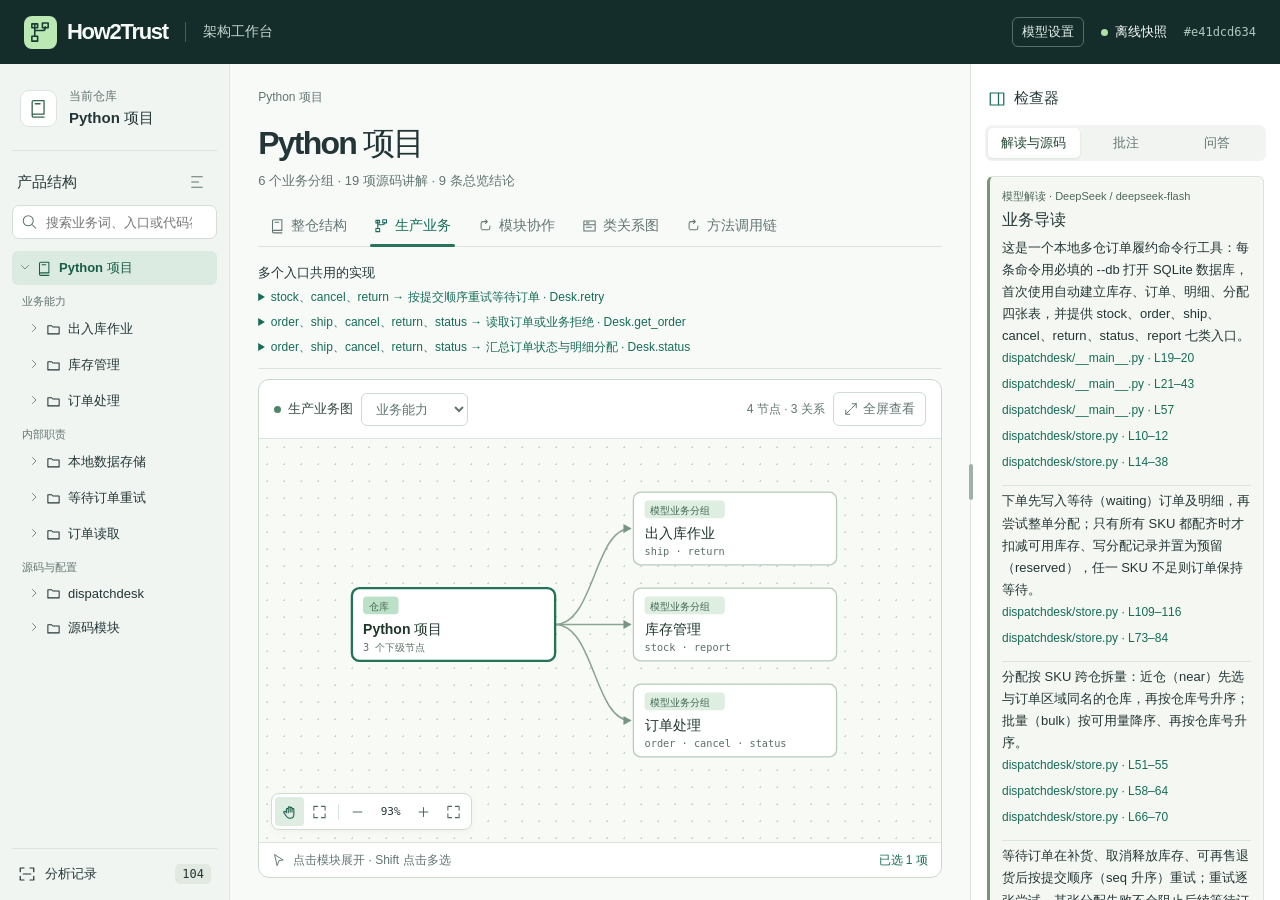
<file: audit/fulfillment-deepseek-improved/architecture.html>
<!doctype html>
<html lang="zh-CN">
<head>
  <meta charset="utf-8">
  <meta name="viewport" content="width=device-width, initial-scale=1">
  <meta name="color-scheme" content="light">
  <title>How2Trust · 仓库架构工作台</title>
  <style>:root {
  font-family: Inter, "Segoe UI", "Microsoft YaHei", sans-serif;
  color: #233637;
  background: #f8faf8;
  font-synthesis: none;
  --ink: #203333;
  --muted: #617572;
  --line: #dce4df;
  --green: #166c59;
  --mint: #e1f1e9;
  --mono: "IBM Plex Mono", Consolas, monospace;
}
* {
  box-sizing: border-box;
}
body {
  margin: 0;
}
button,
input,
textarea,
select {
  font: inherit;
  color: inherit;
}
button {
  border: 0;
  background: none;
  cursor: pointer;
}
button:disabled {
  cursor: default;
  opacity: 0.46;
}
button:focus-visible,
a:focus-visible,
input:focus-visible,
textarea:focus-visible,
select:focus-visible,
svg g:focus-visible {
  outline: 2px solid #318571;
  outline-offset: 2px;
}
i[data-icon] {
  display: inline-flex;
  width: 18px;
  height: 18px;
  align-items: center;
  justify-content: center;
  flex: none;
}
i svg {
  width: 100%;
  height: 100%;
  fill: none;
  stroke: currentColor;
  stroke-width: 1.65;
  stroke-linecap: round;
  stroke-linejoin: round;
}
h1,
h2,
h3,
p {
  margin: 0;
}
h2 {
  font-size: 15px;
  font-weight: 650;
}
.topbar {
  height: 64px;
  background: #142d2b;
  color: #f6fbf8;
  display: flex;
  gap: 17px;
  align-items: center;
  padding: 0 24px;
}
.brand {
  display: flex;
  align-items: center;
  gap: 10px;
  text-decoration: none;
  color: inherit;
  font-size: 22px;
  font-weight: 700;
  letter-spacing: -1.3px;
}
.brandmark[data-icon] {
  background: #bce8b4;
  border-radius: 8px;
  width: 33px;
  height: 33px;
  color: #173d32;
  padding: 5px;
}
.head-divider {
  width: 1px;
  height: 20px;
  background: #43615b;
}
.app-label {
  font-size: 14px;
  color: #c5d6cd;
}
.top-spacer {
  flex: 1;
}
.connection {
  font-size: 13px;
  display: flex;
  align-items: center;
  gap: 7px;
}
.connection:before,
.live-dot {
  content: "";
  width: 7px;
  height: 7px;
  border-radius: 50%;
  background: #ade0a7;
}
.snapshot {
  font: 12px var(--mono);
  color: #b1c7be;
}
.workspace {
  --nav-width: 230px;
  --graph-min-width: 330px;
  --inspector-default: 310px;
  --inspector-min: 240px;
  --inspector-track: clamp(var(--inspector-min), var(--inspector-width, var(--inspector-default)),
    calc(100% - var(--nav-width) - var(--graph-min-width)));
  display: grid;
  grid-template-columns: var(--nav-width) minmax(var(--graph-min-width), 1fr) var(--inspector-track);
  height: calc(100dvh - 64px);
  min-height: 560px;
}
.navpanel,
.mainpanel,
.inspector {
  min-width: 0;
  min-height: 0;
}
.navpanel {
  background: #f1f5f1;
  border-right: 1px solid var(--line);
  display: flex;
  flex-direction: column;
  padding: 22px 12px 12px;
}
.project-summary {
  display: flex;
  align-items: center;
  padding: 2px 8px 22px;
  gap: 12px;
  border-bottom: 1px solid var(--line);
}
.project-summary > i {
  background: white;
  border: 1px solid var(--line);
  width: 37px;
  height: 37px;
  border-radius: 9px;
  padding: 8px;
  color: #34674e;
}
.project-summary div {
  min-width: 0;
}
.project-summary small {
  font-size: 12px;
  color: var(--muted);
  display: block;
  margin-bottom: 4px;
}
.project-summary strong {
  font-size: 15px;
  display: block;
  overflow-wrap: anywhere;
}
.nav-head,
.inspector-header,
.dialog-title {
  display: flex;
  align-items: center;
  justify-content: space-between;
}
.nav-head {
  padding: 16px 5px 8px;
}
.icon-btn {
  width: 30px;
  height: 30px;
  display: inline-flex;
  align-items: center;
  justify-content: center;
  border-radius: 5px;
  color: var(--muted);
}
.icon-btn:hover,
.light-btn:hover,
.canvas-tools button:hover {
  background: #e6eee8;
}
.search {
  background: white;
  border: 1px solid #d5ded6;
  border-radius: 7px;
  display: flex;
  align-items: center;
  padding: 7px 9px;
  gap: 7px;
  color: var(--muted);
  margin-bottom: 10px;
}
.search i {
  width: 15px;
}
.search input {
  background: none;
  border: 0;
  min-width: 0;
  width: 100%;
  font-size: 13px;
}
.search input:focus {
  outline: 0;
}
.search:focus-within {
  border-color: var(--green);
}
#tree {
  overflow: auto;
  flex: 1;
}
.tree-section {
  margin: 9px 0 3px 10px;
  font-size: 11px;
  font-weight: 650;
  color: var(--muted);
}
.nav-row {
  display: flex;
  align-items: center;
  gap: 2px;
  padding-left: calc(3px + min(var(--depth), 6) * 9px);
  margin: 2px 0;
  border-radius: 6px;
}
.nav-row.active {
  background: #dcebe1;
  color: #185d49;
}
.nav-row:hover {
  background: #e5ede6;
}
.tree-toggle,
.tree-spacer {
  width: 20px;
  flex: none;
  text-align: center;
  padding: 0;
  line-height: 30px;
  color: #62786a;
}
.tree-toggle i {
  width: 12px;
  height: 12px;
}
.tree-item {
  min-width: 0;
  flex: 1;
  display: flex;
  align-items: center;
  gap: 7px;
  text-align: left;
  font-size: 13px;
  padding: 8px 4px 8px 0;
}
.tree-item i {
  width: 15px;
  height: 15px;
}
.tree-item span {
  white-space: nowrap;
  overflow: hidden;
  text-overflow: ellipsis;
}
.nav-row.active .tree-item {
  font-weight: 650;
}
.symbol-result {
  display: block;
  width: 100%;
  padding: 7px;
  text-align: left;
  overflow-wrap: anywhere;
  font-size: 13px;
}
.symbol-result:hover, .symbol-result[aria-current="true"] {
  background: var(--mint);
}
.symbol-result small {
  display: block;
  color: var(--muted);
}
.diagnostic-button {
  border-top: 1px solid var(--line);
  padding: 15px 6px 4px;
  display: flex;
  gap: 9px;
  align-items: center;
  font-size: 13px;
}
.diagnostic-button span {
  margin-left: auto;
  font: 12px var(--mono);
  padding: 3px 7px;
  background: #e1e9e1;
  border-radius: 5px;
}
.mainpanel {
  padding: 22px clamp(15px, 2.2vw, 36px) 22px;
  display: flex;
  flex-direction: column;
  overflow: hidden;
}
.crumbs {
  display: flex;
  align-items: center;
  gap: 7px;
  color: var(--muted);
  font-size: 12px;
  overflow: auto;
  min-height: 22px;
  white-space: nowrap;
}
.crumbs button {
  padding: 0;
  color: var(--muted);
}
.crumbs button:hover {
  text-decoration: underline;
}
.main-title {
  display: flex;
  align-items: center;
  justify-content: space-between;
  gap: 12px;
  margin: 14px 0 19px;
}
.main-title h1 {
  font-size: clamp(24px, 2.5vw, 36px);
  font-weight: 680;
  letter-spacing: -0.055em;
  overflow-wrap: anywhere;
}
.main-title p {
  font-size: 13px;
  color: var(--muted);
  margin-top: 6px;
}
.light-btn,
.form-btn {
  padding: 7px 10px;
  border: 1px solid #cfdbd3;
  border-radius: 6px;
  background: white;
  display: inline-flex;
  align-items: center;
  justify-content: center;
  gap: 5px;
  font-size: 13px;
  white-space: nowrap;
}
.light-btn i {
  width: 14px;
}
.tabs {
  display: flex;
  flex-wrap: wrap;
  gap: 3px;
  margin-bottom: 14px;
  border-bottom: 1px solid var(--line);
}
#module-controls:not([hidden]) {
  display: flex;
  flex-wrap: wrap;
  align-items: center;
  gap: 8px 14px;
  padding: 8px 12px;
  border-bottom: 1px solid var(--line);
}
#module-controls label { display: flex; align-items: center; gap: 5px; font-size: 12px; color: var(--muted); }
#module-focus { max-width: 230px; }
#module-pages:not([hidden]) { display: flex; align-items: center; gap: 8px; font-size: 12px; }
#module-pages button { padding: 3px 9px; font-size: 17px; }
.module-title { margin: 2px 0 10px; }
.module-site { padding: 12px 0; border-bottom: 1px solid var(--line); overflow-wrap: anywhere; }
.module-site > strong { font: 600 12px var(--mono); }
.module-site h4 { margin: 11px 0 4px; color: var(--muted); font-size: 12px; }
.module-site .condition { margin: 4px 0; white-space: pre-wrap; }
.tabs button {
  padding: 8px 12px 11px;
  position: relative;
  display: flex;
  align-items: center;
  gap: 6px;
  color: var(--muted);
  font-size: 14px;
}
.tabs button.active {
  color: var(--green);
  font-weight: 650;
}
.tabs button.active:after {
  content: "";
  height: 3px;
  position: absolute;
  bottom: -1px;
  left: 8px;
  right: 8px;
  background: #28745c;
  border-radius: 2px;
}
.tabs i {
  width: 15px;
}
#generation-feedback {
  margin: 0 0 12px;
  padding: 10px 14px;
  border: 1px solid #c3d8c9;
  border-radius: 8px;
  background: #f2f8f3;
  font-size: 12px;
}
#generation-feedback[data-status="failed"] {
  background: #fff7ee;
  border-color: #dfc2a6;
}
.generation-heading { display: flex; align-items: baseline; flex-wrap: wrap; gap: 3px 12px; }
#generation-count, #generation-batches { color: var(--muted); }
#generation-progress { display: block; width: 100%; height: 7px; margin: 8px 0 3px; accent-color: var(--green); }
#generation-batches { margin: 4px 0 0; padding: 0; max-height: 6.5em; overflow: auto; list-style: none; overflow-wrap: anywhere; }
#generation-batches:empty { display: none; }
#generation-error, #generation-connection { margin: 5px 0; overflow-wrap: anywhere; }
#generation-error { color: #843d22; }
#generation-actions { margin-top: 8px; }
#generation-actions button + button { margin-left: 8px; }
#shared-calls {
  margin: 0 0 10px;
  border-bottom: 1px solid var(--line);
  padding: 3px 0 8px;
}
#shared-calls h2 {
  margin: 0 0 3px;
  font-size: 13px;
}
#shared-list {
  max-height: 18vh;
  overflow: auto;
  font-size: 12px;
}
.shared-target > summary {
  cursor: pointer;
  padding: 4px 0;
  color: var(--green);
}
.shared-target ol {
  margin: 0 0 6px 17px;
  padding-left: 15px;
}
.shared-target li {
  padding: 2px 0;
}
.shared-target .text-btn {
  margin: 0 0 0 6px;
  overflow-wrap: anywhere;
}
.diagram {
  flex: 1;
  min-height: 0;
  border: 1px solid #ccd9cf;
  border-radius: 11px;
  display: flex;
  flex-direction: column;
  overflow: hidden;
  background: white;
}
.diagram-head,
.canvas-foot {
  padding: 12px 15px;
  display: flex;
  justify-content: space-between;
  align-items: center;
  gap: 8px;
  font-size: 12px;
  color: var(--muted);
}
.diagram-head {
  border-bottom: 1px solid var(--line);
  flex-wrap: wrap;
}
#canvas-count {
  margin-left: auto;
}
#call-range[hidden] {
  display: none;
}
.diagram-head strong,
.canvas-foot > span:first-child {
  display: flex;
  align-items: center;
  gap: 7px;
}
.diagram-head strong {
  font-size: 13px;
  color: #334b40;
}
.live-dot {
  background: #4d8569;
}
.canvas {
  position: relative;
  flex: 1;
  overflow: hidden;
  background-color: #f8faf6;
  background-image: radial-gradient(#cbd7cb 1px, transparent 1px);
  background-size: 17px 17px;
  min-height: 200px;
}
.canvas > svg {
  width: 100%;
  height: 100%;
  display: block;
  touch-action: none;
  user-select: none;
}
.canvas-tools {
  position: absolute;
  left: 12px;
  bottom: 12px;
  background: #fff;
  display: flex;
  gap: 1px;
  align-items: center;
  border: 1px solid #d0dbd1;
  border-radius: 8px;
  padding: 3px;
  box-shadow: 0 2px 7px #2345200b;
}
.canvas-tools button {
  border-radius: 4px;
  padding: 0;
  display: grid;
  place-items: center;
  width: 29px;
  height: 29px;
  color: #526b5b;
}
.canvas-tools button.active {
  background: #deece1;
  color: #165c44;
}
.canvas-tools i {
  width: 15px;
}
.canvas-tools b {
  height: 16px;
  width: 1px;
  background: var(--line);
  margin: 0 3px;
}
#zoom-label {
  font: 11px var(--mono);
  min-width: 35px;
  text-align: center;
}
.canvas-foot {
  border-top: 1px solid var(--line);
  padding: 8px 13px;
}
.canvas-foot i {
  width: 14px;
}
.canvas-foot #selection-count {
  color: var(--green);
  white-space: nowrap;
}
#empty-graph {
  position: absolute;
  inset: 35% 16px auto;
  text-align: center;
  color: var(--muted);
  font-size: 14px;
  pointer-events: none;
}
#empty-graph .generate-in-canvas { display: block; margin: 12px auto; pointer-events: auto; }
#drawing.pan {
  cursor: grab;
}
#drawing.select {
  cursor: crosshair;
}
.graph-node,
.graph-edge {
  cursor: pointer;
}
.graph-node .card {
  fill: #fff;
  stroke: #b8cbbc;
  stroke-width: 1.4;
}
.graph-node .accent {
  fill: #deeee1;
}
.graph-node.selected .card,
.graph-node:focus .card {
  stroke: #227357;
  stroke-width: 2.5;
}
.graph-node.selected .accent {
  fill: #bce1c8;
}
.graph-node:hover .card {
  stroke: #54826a;
}
.graph-node text,
.graph-edge text {
  pointer-events: none;
}
.graph-node .kind {
  font-size: 11px;
  fill: #446953;
  font-weight: 650;
}
.graph-node .name {
  font-size: 15px;
  fill: #1e352a;
  font-weight: 650;
}
.graph-node .detail {
  font: 11px var(--mono);
  fill: #5c7164;
}
.graph-edge .edge-path {
  fill: none;
  stroke: #8ba391;
  stroke-width: 1.6;
}
.graph-edge .site-count { fill: #f5faf6; stroke: #c6d8cb; }
.graph-edge .site-count + text { stroke: none; }
.graph-edge.picked .site-count, .graph-edge:hover .site-count { fill: #deeee1; stroke: #54826a; }
.graph-edge:focus { outline: none; }
.graph-edge:focus-visible .edge-path { stroke: #22654e; stroke-width: 3; }
.graph-edge:hover .edge-path,
.graph-edge.picked .edge-path {
  stroke: #276548;
  stroke-width: 3;
}
.edge-hit {
  stroke: transparent;
  stroke-width: 15;
  fill: none;
}
.graph-edge text {
  fill: #405c4c;
  stroke: #f8faf6;
  stroke-width: 4;
  paint-order: stroke;
  font-size: 11px;
}
.graph-edge[data-key] text {
  pointer-events: all;
}
.rubber {
  fill: #459c7826;
  stroke: #35785d;
  stroke-dasharray: 5 3;
  pointer-events: none;
}
.inspector {
  position: relative;
  background: #fff;
  border-left: 1px solid var(--line);
  display: flex;
  flex-direction: column;
}
#inspector-resizer {
  position: absolute;
  z-index: 1;
  inset: 0 auto 0 -7px;
  width: 14px;
  display: grid;
  place-items: center;
  cursor: col-resize;
  touch-action: none;
  user-select: none;
}
#inspector-resizer::after {
  content: "";
  width: 4px;
  height: 36px;
  border-radius: 3px;
  background: #9eb3a9;
}
#inspector-resizer:is(:hover, :focus-visible, .dragging)::after { background: var(--green); }
#inspector-resizer:is(:hover, :focus-visible, .dragging) {
  background: linear-gradient(to right, transparent 6px, #659781 6px 8px, transparent 8px);
}
.inspector-header {
  justify-content: flex-start;
  gap: 8px;
  padding: 25px 17px 17px;
}
.inspector-header i {
  color: var(--green);
}
#generate-semantics {
  margin-left: auto;
  font-size: 12px;
}
.business-reading {
  padding: 12px;
  border: 1px solid #d9e3d7;
  border-left: 3px solid #779870;
  border-radius: 6px;
  background: #f5f8f2;
  overflow-wrap: anywhere;
}
.reading-source, .reading-coverage {
  font-size: 11px;
  color: #4e675d;
}
.business-reading h3 {
  font-size: 16px;
  margin: 6px 0;
}
.reading-text {
  font-size: 13px;
  line-height: 1.7;
  white-space: pre-line;
}
.reading-claim + .reading-claim {
  margin-top: 12px;
  border-top: 1px solid var(--line);
  padding-top: 4px;
}
.reading-claim .proof {
  margin: 4px 0;
}
.claim-refs {
  display: flex;
  flex-wrap: wrap;
  gap: 4px 8px;
}
.claim-refs .text-btn {
  margin: 0;
  overflow-wrap: anywhere;
  text-align: left;
}
.reading-coverage {
  display: block;
  margin-top: 7px;
}
.reading-citations {
  margin-top: 9px;
  font-size: 12px;
}
.reading-citations > summary {
  cursor: pointer;
  color: var(--green);
}
.reading-anchor {
  margin-top: 7px;
}
.reading-anchor .source-line {
  min-width: 0;
}
.reading-anchor .source-line b {
  flex: none;
  white-space: nowrap;
}
.reading-anchor .source-line code {
  min-width: 0;
  white-space: pre-wrap;
  overflow-wrap: anywhere;
}
.inspect-tabs {
  margin: 0 14px 12px;
  display: flex;
  padding: 3px;
  background: #f1f4f0;
  border-radius: 7px;
}
.inspect-tabs button {
  flex: 1;
  font-size: 13px;
  color: var(--muted);
  padding: 6px;
  border-radius: 5px;
}
.inspect-tabs button.active {
  background: white;
  color: #254735;
  font-weight: 650;
  box-shadow: 0 1px 3px #2b423018;
}
.inspect-content {
  overflow: auto;
  padding: 3px 16px 22px;
  flex: 1;
}
.section-head {
  display: flex;
  justify-content: space-between;
  align-items: center;
  gap: 6px;
  margin: 13px 0 9px;
}
.section-head h3 {
  font-size: 13px;
}
.section-head span,
.subtle {
  font-size: 12px;
  color: var(--muted);
}
.subtle {
  line-height: 1.7;
}
.scope-chip {
  display: inline-block;
  background: #e9f2e9;
  color: #2c6248;
  padding: 4px 8px;
  border-radius: 4px;
  font-size: 12px;
  margin: 2px 4px 2px 0;
  max-width: 100%;
  overflow-wrap: anywhere;
}
.proof {
  margin: 10px 0 14px;
  border: 1px solid #d7e1d8;
  border-radius: 7px;
  overflow: hidden;
}
.proof summary {
  padding: 9px;
  background: #f1f5f1;
  cursor: pointer;
  font: 12px var(--mono);
  overflow-wrap: anywhere;
  line-height: 1.5;
}
.source-lines {
  background: #182f2b;
  color: #e0ece2;
  font: 12px/1.8 var(--mono);
  overflow: auto;
  padding: 8px 0;
  max-height: 310px;
}
.source-line {
  display: flex;
  min-width: max-content;
}
.source-line b {
  color: #a1b7aa;
  padding: 0 10px;
  min-width: 36px;
  text-align: right;
  font-weight: 400;
  user-select: none;
}
.source-line code {
  font: inherit;
  white-space: pre;
  padding-right: 8px;
}
.source-line.focus {
  background: #2e4e41;
}
.expand-source {
  display: block;
  width: 100%;
  text-align: center;
  padding: 6px;
  color: var(--green);
  font-size: 12px;
}
.relation-row {
  width: 100%;
  overflow-wrap: anywhere;
  text-align: left;
  padding: 9px 0;
  border-bottom: 1px solid var(--line);
  font-size: 13px;
}
.relation-row:hover {
  text-decoration: underline;
}
.note-form,
.chat-form {
  margin: 10px 0;
  display: grid;
  gap: 8px;
}
.inspect-content textarea,
.thread-select {
  background: white;
  border: 1px solid #cedbd1;
  border-radius: 6px;
  padding: 9px;
  line-height: 1.5;
  font-size: 13px;
  width: 100%;
  resize: vertical;
  min-height: 40px;
}
.primary {
  background: #245d47;
  color: white;
  border-color: #245d47;
}
.primary:hover {
  background: #174d39;
}
.note-card,
.message {
  padding: 10px;
  margin: 8px 0;
  border: 1px solid var(--line);
  border-radius: 7px;
}
.note-card p,
.message p,
.diag-item p {
  white-space: pre-wrap;
  overflow-wrap: anywhere;
  font-size: 13px;
  line-height: 1.7;
}
.note-card footer,
.chat-meta {
  display: flex;
  align-items: center;
  justify-content: space-between;
  gap: 6px;
}
.note-card footer button,
.text-btn {
  padding: 4px 0;
  font-size: 12px;
  color: var(--green);
}
.message.user {
  background: #f0f5ef;
}
.message strong {
  font-size: 12px;
  color: var(--green);
  display: block;
  margin-bottom: 6px;
}
.message details {
  margin-top: 7px;
}
.message summary {
  cursor: pointer;
  font-size: 12px;
  color: var(--green);
}
.availability {
  padding: 10px;
  background: #f6f4eb;
  border-radius: 6px;
  font-size: 13px;
  line-height: 1.65;
  color: #6a5935;
}
.thread-select {
  margin: 8px 0;
}
.small-empty {
  padding: 12px 0;
  color: var(--muted);
  font-size: 13px;
  line-height: 1.7;
}
.dialog-title {
  margin-bottom: 12px;
}
.diag-item {
  padding: 10px 0;
  border-bottom: 1px solid var(--line);
}
dialog {
  border: 1px solid #c8d7cc;
  background: white;
  border-radius: 12px;
  width: min(640px, 95vw);
  max-height: 80vh;
  padding: 19px;
}
dialog::backdrop {
  background: #172e2870;
}
#model-settings { background: transparent; cursor: pointer; white-space: nowrap; font: inherit; font-size: 13px; }
#model-dialog { width: min(490px, 94vw); color: var(--ink); }
#model-form, #model-form label { display: grid; gap: 6px; }
#model-form { gap: 13px; }
#model-form label { font-size: 13px; }
#model-form input, #model-form select { width: 100%; min-width: 0; padding: 8px; font: inherit; border: 1px solid #bccbc1; border-radius: 6px; background: white; }
.model-row { display: grid; grid-template-columns: repeat(2, minmax(0, 1fr)); gap: 12px; }
.model-actions { display: flex; justify-content: flex-end; gap: 8px; }
.model-help, #model-status, #model-offline { font-size: 13px; line-height: 1.55; }
.model-help { color: #51675a; margin: 0; }
#model-status:empty { display: none; }
#model-status { color: #884019; }
#model-dialog [hidden] { display: none; }
#toast {
  position: fixed;
  bottom: 18px;
  right: 18px;
  max-width: min(94vw, 480px);
  background: #1d392e;
  color: white;
  font-size: 14px;
  padding: 10px 15px;
  border-radius: 7px;
  z-index: 3;
  display: none;
}
#toast.show {
  display: block;
}
[hidden] {
  display: none !important;
}
@media (min-width: 1550px) {
  .workspace {
    --nav-width: 255px;
    --graph-min-width: 400px;
    --inspector-default: 365px;
  }
}
@media (max-width: 1150px) {
  .workspace {
    --nav-width: 190px;
    --graph-min-width: 280px;
    --inspector-default: 270px;
  }
  .mainpanel {
    padding: 16px 12px;
  }
  .navpanel {
    padding: 16px 8px;
  }
  .tabs button {
    padding: 8px 7px 11px;
  }
}
@media (max-width: 880px) {
  #inspector-resizer { display: none; }
  .workspace {
    grid-template-columns: 175px minmax(0, 1fr);
    height: auto;
    min-height: 0;
  }
  .navpanel {
    grid-row: span 2;
    max-height: calc(100dvh - 64px);
    position: sticky;
    top: 0;
  }
  .mainpanel {
    height: 72vh;
    min-height: 500px;
  }
  .inspector {
    border: 1px solid var(--line);
    margin: 0 12px 20px;
    border-radius: 9px;
    max-height: 650px;
  }
  .inspect-content {
    min-height: 120px;
  }
  .inspector-header {
    padding: 12px 16px;
  }
  .inspect-tabs {
    max-width: 360px;
  }
  .snapshot {
    display: none;
  }
}
@media (max-width: 590px) {
  .workspace {
    display: block;
  }
  .navpanel {
    position: static;
    max-height: 230px;
    padding: 10px 12px;
    border-bottom: 1px solid var(--line);
    border-right: 0;
  }
  .project-summary,
  .nav-head,
  .diagnostic-button {
    display: none;
  }
  .search {
    margin-bottom: 3px;
  }
  #tree {
    max-height: 105px;
  }
  .mainpanel {
    min-height: 495px;
    height: 68vh;
  }
  .main-title {
    margin: 7px 0 9px;
  }
  .mainpanel .tabs {
    margin-bottom: 8px;
  }
  .topbar {
    padding: 0 12px;
    gap: 9px;
    height: 52px;
  }
  .brand {
    font-size: 19px;
  }
  .topbar .app-label {
    display: none;
  }
  .head-divider {
    display: none;
  }
  .diagram-head {
    padding: 8px 11px;
  }
  .canvas-foot {
    font-size: 11px;
  }
  .tabs button {
    font-size: 13px;
  }
  .canvas-tools {
    bottom: 6px;
    left: 6px;
  }
  .connection {
    font-size: 12px;
  }
}
.export-link {
  display: inline-flex;
  align-items: center;
  gap: 6px;
  color: #e4f0e8;
  text-decoration: none;
  font-size: 13px;
  padding: 5px 9px;
  border: 1px solid #527168;
  border-radius: 6px;
}
.export-link:hover {
  background: #325344;
}
.export-link i {
  width: 14px;
  height: 14px;
}

/* The same layout fills the tab when the browser declines native fullscreen. */
html.graph-fullscreen { overflow: hidden; }
.graph-fullscreen .workspace {
  --nav-width: 0px;
  --inspector-default: clamp(270px, 25vw, 365px);
  position: fixed;
  inset: 0;
  display: grid;
  grid-template: minmax(0, 1fr) / minmax(0, 1fr);
  height: auto;
  min-height: 0;
  background: #f8faf8;
}
.graph-fullscreen .topbar,
.graph-fullscreen .navpanel,
.graph-fullscreen .crumbs,
.graph-fullscreen .main-title p,
.graph-fullscreen #shared-calls,
.graph-fullscreen:not(.graph-inspecting) .inspector { display: none; }
.graph-fullscreen.graph-inspecting .workspace {
  grid-template-columns: minmax(0, 1fr) var(--inspector-track);
}
.graph-fullscreen .inspector {
  margin: 0;
  max-height: none;
  border-radius: 0;
}
.graph-fullscreen .mainpanel {
  display: grid;
  grid-template: auto auto minmax(0, 1fr) / minmax(0, 1fr) auto;
  height: auto;
  min-height: 0;
  padding: 0;
}
.graph-fullscreen .main-title {
  grid-area: 1 / 1;
  justify-content: flex-start;
  margin: 0;
  padding: 6px 12px;
}
.graph-fullscreen .main-title > div { min-width: 0; }
.graph-fullscreen .main-title h1 {
  overflow: hidden;
  text-overflow: ellipsis;
  white-space: nowrap;
  font-size: 16px;
  letter-spacing: normal;
}
.graph-fullscreen .mainpanel .tabs {
  grid-area: 1 / 2;
  margin: 0;
  border: 0;
}
.graph-fullscreen #generation-feedback { grid-area: 2 / 1 / 3 / -1; margin: 0; }
.graph-fullscreen .diagram {
  grid-area: 3 / 1 / 4 / -1;
  border: 0;
  border-top: 1px solid var(--line);
  border-radius: 0;
}
.graph-fullscreen .canvas { min-height: 0; }
#fullscreen-inspector[aria-expanded="true"] { background: var(--mint); color: var(--green); }
@media (max-width: 880px) {
  .graph-fullscreen .mainpanel { display: flex; }
  .graph-fullscreen.graph-inspecting .workspace {
    grid-template: minmax(0, 1fr) 38% / minmax(0, 1fr);
  }
}
.expression {
  display: block;
  overflow-wrap: anywhere;
  background: #f3f6f2;
  font: 13px/1.5 var(--mono);
  padding: 6px;
  border-radius: 4px;
}
</style>
</head>
<body>
  <header class="topbar">
    <a class="brand" href="#" id="home"><i class="brandmark" data-icon="branch"></i>How2Trust</a>
    <span class="head-divider"></span><span class="app-label">架构工作台</span>
    <span class="top-spacer"></span><button id="model-settings" type="button" class="export-link" aria-haspopup="dialog">模型设置</button><a id="review-link" class="export-link" href="/review" hidden>交付验收</a><a id="export" class="export-link" href="/export.html" download="how2trust.html" hidden><i data-icon="download"></i>导出 HTML</a><span class="connection" id="connection">正在加载</span>
    <span class="snapshot" id="snapshot"></span>
  </header>
  <main class="workspace">
    <aside class="navpanel">
      <div class="project-summary"><i data-icon="repo"></i><div><small>当前仓库</small><strong id="repo-name">…</strong></div></div>
      <div class="nav-head"><h2 id="nav-title">整仓结构</h2><button class="icon-btn" id="collapse" title="折叠目录" aria-label="折叠目录"><i data-icon="collapse"></i></button></div>
      <label class="search"><i data-icon="search"></i><input id="search" type="search" placeholder="查找模块、入口或代码符号" aria-label="查找模块、入口或代码符号"></label>
      <nav id="tree" aria-label="产品层级"></nav>
      <button id="diagnostics" class="diagnostic-button"><i data-icon="scan"></i>分析记录<span id="diag-count">0</span></button>
    </aside>
    <section class="mainpanel">
      <div id="crumbs" class="crumbs"></div>
      <div class="main-title"><div><h1 id="scope-name">仓库架构</h1><p id="metrics"></p></div><button id="up" class="light-btn"><i data-icon="up"></i><span id="up-label">上一级</span></button></div>
      <div class="tabs" id="views" aria-label="图类型">
        <button data-view="structure"><i data-icon="repo"></i>整仓结构</button>
        <button data-view="product"><i data-icon="branch"></i>生产业务</button>
        <button data-view="collaboration"><i data-icon="route"></i>模块协作</button>
        <button data-view="class"><i data-icon="class"></i>类关系图</button>
        <button data-view="call"><i data-icon="route"></i>方法调用链</button>
      </div>
      <section id="generation-feedback" aria-label="生产业务图生成进度" hidden>
        <div class="generation-heading"><strong id="generation-stage" role="status"></strong><span id="generation-count"></span></div>
        <progress id="generation-progress" aria-label="生成生产业务图"></progress>
        <ul id="generation-batches"></ul>
        <p id="generation-connection" hidden>暂时无法取得最新进度，正在重新连接…</p>
        <p id="generation-error" role="alert" hidden></p>
        <div id="generation-actions" hidden><button type="button" class="light-btn" id="generation-retry">重试生成</button><button type="button" class="text-btn" id="generation-settings">调整模型设置</button></div>
      </section>
      <section id="shared-calls" aria-label="多个入口共用的实现" hidden>
        <h2>多个入口共用的实现</h2>
        <div id="shared-list"></div>
      </section>
      <section class="diagram">
        <div id="module-controls" hidden>
          <label>模块 <select id="module-focus" class="light-btn"></select></label>
          <label>范围 <select id="module-direction" class="light-btn"><option value="out">它调用谁</option><option value="in">谁调用它</option><option value="all">全部模块</option></select></label>
          <div id="module-pages" hidden><button id="module-prev" class="light-btn" aria-label="上一页关系">‹</button><span id="module-page"></span><button id="module-next" class="light-btn" aria-label="下一页关系">›</button></div>
        </div>
        <div class="diagram-head"><strong><span class="live-dot"></span><span id="canvas-name">产品结构图</span></strong>
          <select id="root-layer" aria-label="首页图层" class="light-btn" hidden></select>
          <span id="canvas-count"></span><button id="call-range" class="light-btn" hidden></button>
          <button type="button" id="fullscreen-inspector" class="light-btn" aria-controls="graph-inspector" aria-expanded="false" hidden><i data-icon="panel"></i>检查器</button>
          <button type="button" id="fullscreen" class="light-btn" aria-controls="canvas" aria-pressed="false"><i data-icon="expand"></i><span>全屏查看</span></button>
        </div>
        <div class="canvas" id="canvas">
          <svg id="drawing" aria-label="可交互架构图" role="group"></svg>
          <div id="empty-graph" hidden></div>
          <div class="canvas-tools">
            <button id="pan" title="拖动画布" aria-label="拖动画布"><i data-icon="hand"></i></button>
            <button id="select" title="拖出矩形圈选节点" aria-label="拖出矩形圈选节点"><i data-icon="select"></i></button>
            <b></b>
            <button id="minus" title="缩小" aria-label="缩小"><i data-icon="minus"></i></button><span id="zoom-label"></span>
            <button id="plus" title="放大" aria-label="放大"><i data-icon="plus"></i></button>
            <button id="fit" title="适应画布" aria-label="适应画布"><i data-icon="fit"></i></button>
          </div>
        </div>
        <div class="canvas-foot"><span><i data-icon="pointer"></i><span id="canvas-hint">点击模块展开</span></span><span id="selection-count"></span></div>
      </section>
    </section>
    <aside class="inspector" id="graph-inspector">
      <div id="inspector-resizer" role="separator" tabindex="0" aria-orientation="vertical"
           aria-label="调整检查器宽度" aria-controls="graph-inspector"
           title="左右拖动或按方向键调整宽度，双击或按回车恢复默认宽度"></div>
      <div class="inspector-header"><i data-icon="panel"></i><h2>检查器</h2><button id="generate-semantics" type="button" class="light-btn" hidden>生成业务解读</button></div>
      <div class="inspect-tabs" id="inspect-tabs"><button data-inspect="evidence">源码</button><button data-inspect="notes">批注</button><button data-inspect="chat">问答</button></div>
      <div class="inspect-content" id="inspect-content"></div>
    </aside>
  </main>
  <dialog id="diag-dialog"><div class="dialog-title"><h2>分析记录</h2><button class="icon-btn" id="diag-close" aria-label="关闭"><i data-icon="close"></i></button></div><div id="diag-list"></div></dialog>
  <dialog id="model-dialog" aria-labelledby="model-title">
    <div class="dialog-title"><h2 id="model-title">模型设置</h2><button class="icon-btn" id="model-close" aria-label="关闭模型设置"><i data-icon="close"></i></button></div>
    <p id="model-offline" hidden>这是离线快照。将源码目录拖到 How2Trust.cmd，在打开的本地工作台右上角点「模型设置」，即可配置模型并提问。</p>
    <p id="model-status" role="status" aria-live="polite"></p>
    <form id="model-form" hidden>
      <label>应用范围<select id="model-stage"><option value="both">业务解读和图上问答</option><option value="semantics">仅业务解读</option><option value="chat">仅图上问答</option></select></label>
      <div class="model-row"><label>供应商名称<input id="model-provider" list="provider-choices" placeholder="选择或输入名称"></label>
        <datalist id="provider-choices"><option value="DeepSeek"></option><option value="Ollama"></option><option value="Anthropic"></option></datalist>
        <label>接口协议<select id="model-protocol"><option value="openai">Chat Completions 兼容</option><option value="anthropic">Anthropic Messages</option></select></label></div>
      <label>API 基础地址<input id="model-url" type="url" required placeholder="https://api.deepseek.com"></label>
      <label>模型名<input id="model-name" required placeholder="供应商 API 使用的模型名"></label>
      <label>鉴权方式<select id="model-auth"><option value="env">使用本机环境变量</option><option value="session">粘贴 API Key（本次服务有效）</option><option value="none">无需密钥</option></select></label>
      <label id="model-env-field">密钥环境变量名<input id="model-env" placeholder="DEEPSEEK_API_KEY" spellcheck="false"></label>
      <label id="model-secret-field" hidden>API Key<input id="model-secret" type="password" autocomplete="off" spellcheck="false"></label>
      <p class="model-help">保存后即时生效，下次直接打开工作台会沿用设置。粘贴的密钥在关闭本地服务后清除。</p>
      <div class="model-actions"><button class="form-btn" id="model-cancel" type="button">取消</button><button class="form-btn primary" id="model-save" type="submit">保存并应用</button></div>
    </form>
  </dialog>
  <div id="toast" role="status" aria-live="polite"></div>
  <script>window.H2T_GRAPH={"diagnostics":[{"caller":"function:dispatchdesk/__main__.py:positive","end":9,"file":"dispatchdesk/__main__.py","line":9,"message":"调用目标未解析 · int"},{"caller":"function:dispatchdesk/__main__.py:positive","end":11,"file":"dispatchdesk/__main__.py","line":11,"message":"调用目标未解析 · argparse.ArgumentTypeError"},{"caller":"function:dispatchdesk/__main__.py:positive","end":13,"file":"dispatchdesk/__main__.py","line":13,"message":"调用目标未解析 · argparse.ArgumentTypeError"},{"caller":"function:dispatchdesk/__main__.py:main","end":18,"file":"dispatchdesk/__main__.py","line":18,"message":"调用目标未解析 · argparse.ArgumentParser"},{"caller":"function:dispatchdesk/__main__.py:main","end":19,"file":"dispatchdesk/__main__.py","line":19,"message":"调用目标未解析 · p.add_argument"},{"caller":"function:dispatchdesk/__main__.py:main","end":20,"file":"dispatchdesk/__main__.py","line":20,"message":"调用目标未解析 · p.add_subparsers"},{"caller":"function:dispatchdesk/__main__.py:main","end":21,"file":"dispatchdesk/__main__.py","line":21,"message":"调用目标未解析 · sub.add_parser"},{"caller":"function:dispatchdesk/__main__.py:main","end":22,"file":"dispatchdesk/__main__.py","line":22,"message":"调用目标未解析 · s.add_argument"},{"caller":"function:dispatchdesk/__main__.py:main","end":23,"file":"dispatchdesk/__main__.py","line":23,"message":"调用目标未解析 · s.add_argument"},{"caller":"function:dispatchdesk/__main__.py:main","end":24,"file":"dispatchdesk/__main__.py","line":24,"message":"调用目标未解析 · s.add_argument"},{"caller":"function:dispatchdesk/__main__.py:main","end":25,"file":"dispatchdesk/__main__.py","line":25,"message":"调用目标未解析 · sub.add_parser"},{"caller":"function:dispatchdesk/__main__.py:main","end":26,"file":"dispatchdesk/__main__.py","line":26,"message":"调用目标未解析 · s.add_argument"},{"caller":"function:dispatchdesk/__main__.py:main","end":27,"file":"dispatchdesk/__main__.py","line":27,"message":"调用目标未解析 · s.add_argument"},{"caller":"function:dispatchdesk/__main__.py:main","end":28,"file":"dispatchdesk/__main__.py","line":28,"message":"调用目标未解析 · s.add_argument"},{"caller":"function:dispatchdesk/__main__.py:main","end":29,"file":"dispatchdesk/__main__.py","line":29,"message":"调用目标未解析 · s.add_argument"},{"caller":"function:dispatchdesk/__main__.py:main","end":30,"file":"dispatchdesk/__main__.py","line":30,"message":"调用目标未解析 · sub.add_parser"},{"caller":"function:dispatchdesk/__main__.py:main","end":31,"file":"dispatchdesk/__main__.py","line":31,"message":"调用目标未解析 · s.add_argument"},{"caller":"function:dispatchdesk/__main__.py:main","end":32,"file":"dispatchdesk/__main__.py","line":32,"message":"调用目标未解析 · s.add_argument"},{"caller":"function:dispatchdesk/__main__.py:main","end":33,"file":"dispatchdesk/__main__.py","line":33,"message":"调用目标未解析 · sub.add_parser"},{"caller":"function:dispatchdesk/__main__.py:main","end":34,"file":"dispatchdesk/__main__.py","line":34,"message":"调用目标未解析 · s.add_argument"},{"caller":"function:dispatchdesk/__main__.py:main","end":35,"file":"dispatchdesk/__main__.py","line":35,"message":"调用目标未解析 · sub.add_parser"},{"caller":"function:dispatchdesk/__main__.py:main","end":36,"file":"dispatchdesk/__main__.py","line":36,"message":"调用目标未解析 · s.add_argument"},{"caller":"function:dispatchdesk/__main__.py:main","end":37,"file":"dispatchdesk/__main__.py","line":37,"message":"调用目标未解析 · s.add_argument"},{"caller":"function:dispatchdesk/__main__.py:main","end":38,"file":"dispatchdesk/__main__.py","line":38,"message":"调用目标未解析 · s.add_argument"},{"caller":"function:dispatchdesk/__main__.py:main","end":39,"file":"dispatchdesk/__main__.py","line":39,"message":"调用目标未解析 · s.add_argument"},{"caller":"function:dispatchdesk/__main__.py:main","end":40,"file":"dispatchdesk/__main__.py","line":40,"message":"调用目标未解析 · s.add_argument"},{"caller":"function:dispatchdesk/__main__.py:main","end":41,"file":"dispatchdesk/__main__.py","line":41,"message":"调用目标未解析 · sub.add_parser"},{"caller":"function:dispatchdesk/__main__.py:main","end":42,"file":"dispatchdesk/__main__.py","line":42,"message":"调用目标未解析 · s.add_argument"},{"caller":"function:dispatchdesk/__main__.py:main","end":43,"file":"dispatchdesk/__main__.py","line":43,"message":"调用目标未解析 · sub.add_parser"},{"caller":"function:dispatchdesk/__main__.py:main","end":44,"file":"dispatchdesk/__main__.py","line":44,"message":"调用目标未解析 · p.parse_args"},{"caller":"function:dispatchdesk/__main__.py:main","end":49,"file":"dispatchdesk/__main__.py","line":49,"message":"调用目标未解析 · item.partition"},{"caller":"function:dispatchdesk/__main__.py:main","end":55,"file":"dispatchdesk/__main__.py","line":55,"message":"调用目标未解析 · str"},{"caller":"function:dispatchdesk/__main__.py:main","end":56,"file":"dispatchdesk/__main__.py","line":56,"message":"调用目标未解析 · items.get"},{"caller":"function:dispatchdesk/__main__.py:main","end":77,"file":"dispatchdesk/__main__.py","line":77,"message":"调用目标未解析 · json.dumps"},{"caller":"function:dispatchdesk/__main__.py:main","end":77,"file":"dispatchdesk/__main__.py","line":77,"message":"调用目标未解析 · print"},{"caller":"function:dispatchdesk/__main__.py:main","end":79,"file":"dispatchdesk/__main__.py","line":79,"message":"调用目标未解析 · json.dumps"},{"caller":"function:dispatchdesk/__main__.py:main","end":79,"file":"dispatchdesk/__main__.py","line":79,"message":"调用目标未解析 · print"},{"caller":"function:dispatchdesk/__main__.py:main","end":79,"file":"dispatchdesk/__main__.py","line":79,"message":"调用目标未解析 · str"},{"caller":"module:dispatchdesk/__main__.py","end":85,"file":"dispatchdesk/__main__.py","line":85,"message":"调用目标未解析 · sys.exit"},{"caller":"method:dispatchdesk/store.py:Desk.__init__","end":10,"file":"dispatchdesk/store.py","line":10,"message":"调用目标未解析 · sqlite3.connect"},{"caller":"method:dispatchdesk/store.py:Desk.__init__","end":38,"file":"dispatchdesk/store.py","line":12,"message":"调用目标未解析 · self.db.executescript"},{"caller":"method:dispatchdesk/store.py:Desk.close","end":41,"file":"dispatchdesk/store.py","line":41,"message":"调用目标未解析 · self.db.close"},{"caller":"method:dispatchdesk/store.py:Desk.get_order","end":44,"file":"dispatchdesk/store.py","line":44,"message":"调用目标未解析 · self.db.execute"},{"caller":"method:dispatchdesk/store.py:Desk.get_order","end":44,"file":"dispatchdesk/store.py","line":44,"message":"调用目标未解析 · self.db.execute('SELECT * FROM orders WHERE id=?', (oid,)).fetchone"},{"caller":"method:dispatchdesk/store.py:Desk.allocate","end":53,"file":"dispatchdesk/store.py","line":51,"message":"调用目标未解析 · self.db.execute"},{"caller":"method:dispatchdesk/store.py:Desk.allocate","end":53,"file":"dispatchdesk/store.py","line":51,"message":"调用目标未解析 · self.db.execute('SELECT sku,qty FROM items WHERE order_id=? ORDER BY sku', (order['id'],)).fetchall"},{"caller":"method:dispatchdesk/store.py:Desk.allocate","end":57,"file":"dispatchdesk/store.py","line":54,"message":"调用目标未解析 · self.db.execute"},{"caller":"method:dispatchdesk/store.py:Desk.allocate","end":57,"file":"dispatchdesk/store.py","line":54,"message":"调用目标未解析 · self.db.execute('SELECT warehouse,available FROM inventory WHERE sku=? AND available\u003e0', (item['sku'],)).fetchall"},{"caller":"method:dispatchdesk/store.py:Desk.allocate","end":62,"file":"dispatchdesk/store.py","line":59,"message":"调用目标未解析 · sorted"},{"caller":"method:dispatchdesk/store.py:Desk.allocate","end":64,"file":"dispatchdesk/store.py","line":64,"message":"调用目标未解析 · sorted"},{"caller":"method:dispatchdesk/store.py:Desk.allocate","end":67,"file":"dispatchdesk/store.py","line":67,"message":"调用目标未解析 · min"},{"caller":"method:dispatchdesk/store.py:Desk.allocate","end":69,"file":"dispatchdesk/store.py","line":69,"message":"调用目标未解析 · plans.append"},{"caller":"method:dispatchdesk/store.py:Desk.allocate","end":79,"file":"dispatchdesk/store.py","line":76,"message":"调用目标未解析 · self.db.execute"},{"caller":"method:dispatchdesk/store.py:Desk.allocate","end":83,"file":"dispatchdesk/store.py","line":80,"message":"调用目标未解析 · self.db.execute"},{"caller":"method:dispatchdesk/store.py:Desk.allocate","end":84,"file":"dispatchdesk/store.py","line":84,"message":"调用目标未解析 · self.db.execute"},{"caller":"method:dispatchdesk/store.py:Desk.retry","end":90,"file":"dispatchdesk/store.py","line":88,"message":"调用目标未解析 · self.db.execute"},{"caller":"method:dispatchdesk/store.py:Desk.retry","end":90,"file":"dispatchdesk/store.py","line":88,"message":"调用目标未解析 · self.db.execute(\"SELECT * FROM orders WHERE state='waiting' ORDER BY seq\").fetchall"},{"caller":"method:dispatchdesk/store.py:Desk.stock","end":100,"file":"dispatchdesk/store.py","line":95,"message":"调用目标未解析 · self.db.execute"},{"caller":"method:dispatchdesk/store.py:Desk.order","end":106,"file":"dispatchdesk/store.py","line":106,"message":"调用目标未解析 · self.db.execute"},{"caller":"method:dispatchdesk/store.py:Desk.order","end":106,"file":"dispatchdesk/store.py","line":106,"message":"调用目标未解析 · self.db.execute('SELECT 1 FROM orders WHERE id=?', (oid,)).fetchone"},{"caller":"method:dispatchdesk/store.py:Desk.order","end":111,"file":"dispatchdesk/store.py","line":108,"message":"调用目标未解析 · self.db.execute"},{"caller":"method:dispatchdesk/store.py:Desk.order","end":115,"file":"dispatchdesk/store.py","line":112,"message":"调用目标未解析 · self.db.executemany"},{"caller":"method:dispatchdesk/store.py:Desk.order","end":114,"file":"dispatchdesk/store.py","line":114,"message":"嵌套表达式的调用目标未解析"},{"caller":"method:dispatchdesk/store.py:Desk.ship","end":127,"file":"dispatchdesk/store.py","line":124,"message":"调用目标未解析 · self.db.execute"},{"caller":"method:dispatchdesk/store.py:Desk.ship","end":127,"file":"dispatchdesk/store.py","line":124,"message":"调用目标未解析 · self.db.execute('SELECT * FROM allocations WHERE order_id=? AND warehouse=?', (oid, warehouse)).fetchall"},{"caller":"method:dispatchdesk/store.py:Desk.ship","end":128,"file":"dispatchdesk/store.py","line":128,"message":"调用目标未解析 · any"},{"caller":"method:dispatchdesk/store.py:Desk.ship","end":133,"file":"dispatchdesk/store.py","line":130,"message":"调用目标未解析 · self.db.execute"},{"caller":"method:dispatchdesk/store.py:Desk.ship","end":136,"file":"dispatchdesk/store.py","line":134,"message":"调用目标未解析 · self.db.execute"},{"caller":"method:dispatchdesk/store.py:Desk.ship","end":136,"file":"dispatchdesk/store.py","line":134,"message":"调用目标未解析 · self.db.execute('SELECT 1 FROM allocations WHERE order_id=? AND shipped=0', (oid,)).fetchone"},{"caller":"method:dispatchdesk/store.py:Desk.ship","end":140,"file":"dispatchdesk/store.py","line":137,"message":"调用目标未解析 · self.db.execute"},{"caller":"method:dispatchdesk/store.py:Desk.cancel","end":150,"file":"dispatchdesk/store.py","line":148,"message":"调用目标未解析 · self.db.execute"},{"caller":"method:dispatchdesk/store.py:Desk.cancel","end":150,"file":"dispatchdesk/store.py","line":148,"message":"调用目标未解析 · self.db.execute('SELECT * FROM allocations WHERE order_id=?', (oid,)).fetchall"},{"caller":"method:dispatchdesk/store.py:Desk.cancel","end":154,"file":"dispatchdesk/store.py","line":151,"message":"调用目标未解析 · self.db.execute"},{"caller":"method:dispatchdesk/store.py:Desk.cancel","end":155,"file":"dispatchdesk/store.py","line":155,"message":"调用目标未解析 · self.db.execute"},{"caller":"method:dispatchdesk/store.py:Desk.cancel","end":156,"file":"dispatchdesk/store.py","line":156,"message":"调用目标未解析 · self.db.execute"},{"caller":"method:dispatchdesk/store.py:Desk.return_goods","end":166,"file":"dispatchdesk/store.py","line":163,"message":"调用目标未解析 · self.db.execute"},{"caller":"method:dispatchdesk/store.py:Desk.return_goods","end":166,"file":"dispatchdesk/store.py","line":163,"message":"调用目标未解析 · self.db.execute('SELECT * FROM allocations WHERE order_id=? AND warehouse=? AND sku=?', (oid, warehouse, sku)).fetchone"},{"caller":"method:dispatchdesk/store.py:Desk.return_goods","end":179,"file":"dispatchdesk/store.py","line":176,"message":"调用目标未解析 · self.db.execute"},{"caller":"method:dispatchdesk/store.py:Desk.return_goods","end":184,"file":"dispatchdesk/store.py","line":181,"message":"调用目标未解析 · self.db.execute"},{"caller":"method:dispatchdesk/store.py:Desk.status","end":197,"file":"dispatchdesk/store.py","line":197,"message":"嵌套表达式的调用目标未解析"},{"caller":"method:dispatchdesk/store.py:Desk.status","end":200,"file":"dispatchdesk/store.py","line":198,"message":"嵌套表达式的调用目标未解析"},{"caller":"method:dispatchdesk/store.py:Desk.status","end":203,"file":"dispatchdesk/store.py","line":203,"message":"嵌套表达式的调用目标未解析"},{"caller":"method:dispatchdesk/store.py:Desk.status","end":209,"file":"dispatchdesk/store.py","line":204,"message":"嵌套表达式的调用目标未解析"},{"caller":"method:dispatchdesk/store.py:Desk.report","end":221,"file":"dispatchdesk/store.py","line":214,"message":"调用目标未解析 · self.db.execute"},{"caller":"method:dispatchdesk/store.py:Desk.report","end":222,"file":"dispatchdesk/store.py","line":222,"message":"嵌套表达式的调用目标未解析"},{"caller":"method:tests/test_cli.py:TestCLI.setUp","end":6,"file":"tests/test_cli.py","line":6,"message":"调用目标未解析 · tempfile.TemporaryDirectory"},{"caller":"method:tests/test_cli.py:TestCLI.setUp","end":7,"file":"tests/test_cli.py","line":7,"message":"调用目标未解析 · os.path.join"},{"caller":"method:tests/test_cli.py:TestCLI.tearDown","end":10,"file":"tests/test_cli.py","line":10,"message":"调用目标未解析 · self.tmp.cleanup"},{"caller":"method:tests/test_cli.py:TestCLI.cmd","end":18,"file":"tests/test_cli.py","line":13,"message":"调用目标未解析 · subprocess.run"},{"caller":"method:tests/test_cli.py:TestCLI.cmd","end":14,"file":"tests/test_cli.py","line":14,"message":"调用目标未解析 · map"},{"caller":"method:tests/test_cli.py:TestCLI.cmd","end":20,"file":"tests/test_cli.py","line":20,"message":"调用目标未解析 · self.assertEqual"},{"caller":"method:tests/test_cli.py:TestCLI.cmd","end":21,"file":"tests/test_cli.py","line":21,"message":"调用目标未解析 · json.loads"},{"caller":"method:tests/test_cli.py:TestCLI.cmd","end":22,"file":"tests/test_cli.py","line":22,"message":"调用目标未解析 · self.assertNotEqual"},{"caller":"method:tests/test_cli.py:TestCLI.test_flow","end":30,"file":"tests/test_cli.py","line":28,"message":"调用目标未解析 · self.assertEqual"},{"caller":"method:tests/test_cli.py:TestCLI.test_flow","end":31,"file":"tests/test_cli.py","line":31,"message":"调用目标未解析 · self.assertEqual"},{"caller":"method:tests/test_cli.py:TestCLI.test_flow","end":34,"file":"tests/test_cli.py","line":34,"message":"调用目标未解析 · self.assertEqual"},{"caller":"method:tests/test_cli.py:TestCLI.test_flow","end":41,"file":"tests/test_cli.py","line":38,"message":"调用目标未解析 · self.assertEqual"},{"caller":"method:tests/test_cli.py:TestCLI.test_retry","end":47,"file":"tests/test_cli.py","line":45,"message":"调用目标未解析 · self.assertEqual"},{"caller":"method:tests/test_cli.py:TestCLI.test_retry","end":48,"file":"tests/test_cli.py","line":48,"message":"调用目标未解析 · self.assertEqual"},{"caller":"method:tests/test_cli.py:TestCLI.test_retry","end":50,"file":"tests/test_cli.py","line":50,"message":"调用目标未解析 · self.assertEqual"},{"caller":"method:tests/test_cli.py:TestCLI.test_retry","end":52,"file":"tests/test_cli.py","line":52,"message":"调用目标未解析 · self.assertEqual"},{"caller":"method:tests/test_cli.py:TestCLI.test_bulk_and_return","end":61,"file":"tests/test_cli.py","line":59,"message":"调用目标未解析 · self.assertEqual"},{"caller":"method:tests/test_cli.py:TestCLI.test_bulk_and_return","end":65,"file":"tests/test_cli.py","line":65,"message":"调用目标未解析 · self.assertEqual"},{"caller":"module:tests/test_cli.py","end":70,"file":"tests/test_cli.py","line":70,"message":"调用目标未解析 · unittest.main"}],"edges":[{"column":5,"end":38,"file":"dispatchdesk/store.py","id":"edge:5150fa0edc7d2c3419c5e61e","kind":"contains","line":9,"source":"class:dispatchdesk/store.py:Desk","target":"method:dispatchdesk/store.py:Desk.__init__"},{"column":5,"end":85,"file":"dispatchdesk/store.py","id":"edge:0d662e31768aaa279628e423","kind":"contains","line":49,"source":"class:dispatchdesk/store.py:Desk","target":"method:dispatchdesk/store.py:Desk.allocate"},{"column":5,"end":158,"file":"dispatchdesk/store.py","id":"edge:82f2285704e2d80828b4c52e","kind":"contains","line":143,"source":"class:dispatchdesk/store.py:Desk","target":"method:dispatchdesk/store.py:Desk.cancel"},{"column":5,"end":41,"file":"dispatchdesk/store.py","id":"edge:641c67372f16a9426668a06a","kind":"contains","line":40,"source":"class:dispatchdesk/store.py:Desk","target":"method:dispatchdesk/store.py:Desk.close"},{"column":5,"end":47,"file":"dispatchdesk/store.py","id":"edge:c947c2d214a9fcb852d4540b","kind":"contains","line":43,"source":"class:dispatchdesk/store.py:Desk","target":"method:dispatchdesk/store.py:Desk.get_order"},{"column":5,"end":117,"file":"dispatchdesk/store.py","id":"edge:1f4fcbabf5136b703472eadb","kind":"contains","line":104,"source":"class:dispatchdesk/store.py:Desk","target":"method:dispatchdesk/store.py:Desk.order"},{"column":5,"end":222,"file":"dispatchdesk/store.py","id":"edge:b7a497a2a83c76629885e94b","kind":"contains","line":213,"source":"class:dispatchdesk/store.py:Desk","target":"method:dispatchdesk/store.py:Desk.report"},{"column":5,"end":91,"file":"dispatchdesk/store.py","id":"edge:da337a8c9e77c92c087732ad","kind":"contains","line":87,"source":"class:dispatchdesk/store.py:Desk","target":"method:dispatchdesk/store.py:Desk.retry"},{"column":5,"end":187,"file":"dispatchdesk/store.py","id":"edge:e058b7c76cbb49cb4340bda4","kind":"contains","line":160,"source":"class:dispatchdesk/store.py:Desk","target":"method:dispatchdesk/store.py:Desk.return_goods"},{"column":5,"end":141,"file":"dispatchdesk/store.py","id":"edge:5ed5a10b431e18af90bf54d4","kind":"contains","line":119,"source":"class:dispatchdesk/store.py:Desk","target":"method:dispatchdesk/store.py:Desk.ship"},{"column":5,"end":211,"file":"dispatchdesk/store.py","id":"edge:6e6b45061356e1a0c0251427","kind":"contains","line":189,"source":"class:dispatchdesk/store.py:Desk","target":"method:dispatchdesk/store.py:Desk.status"},{"column":5,"end":102,"file":"dispatchdesk/store.py","id":"edge:443e7ed428e029ae9d3ed520","kind":"contains","line":93,"source":"class:dispatchdesk/store.py:Desk","target":"method:dispatchdesk/store.py:Desk.stock"},{"column":5,"end":22,"file":"tests/test_cli.py","id":"edge:928d0d48dd6ee1ab4e3237d0","kind":"contains","line":12,"source":"class:tests/test_cli.py:TestCLI","target":"method:tests/test_cli.py:TestCLI.cmd"},{"column":5,"end":7,"file":"tests/test_cli.py","id":"edge:9c52df60a720a6ca70e7609c","kind":"contains","line":5,"source":"class:tests/test_cli.py:TestCLI","target":"method:tests/test_cli.py:TestCLI.setUp"},{"column":5,"end":10,"file":"tests/test_cli.py","id":"edge:45612892c9110861ed2577c7","kind":"contains","line":9,"source":"class:tests/test_cli.py:TestCLI","target":"method:tests/test_cli.py:TestCLI.tearDown"},{"column":5,"end":66,"file":"tests/test_cli.py","id":"edge:b2535faa870d0b68fe5215ad","kind":"contains","line":55,"source":"class:tests/test_cli.py:TestCLI","target":"method:tests/test_cli.py:TestCLI.test_bulk_and_return"},{"column":5,"end":41,"file":"tests/test_cli.py","id":"edge:eb690cf2bb629f60f5588cde","kind":"contains","line":24,"source":"class:tests/test_cli.py:TestCLI","target":"method:tests/test_cli.py:TestCLI.test_flow"},{"column":5,"end":53,"file":"tests/test_cli.py","id":"edge:0242f982c212636c20bb822d","kind":"contains","line":43,"source":"class:tests/test_cli.py:TestCLI","target":"method:tests/test_cli.py:TestCLI.test_retry"},{"basis":"命令条件分支内的静态调用点","column":26,"end":60,"expression":"desk.stock","file":"dispatchdesk/__main__.py","id":"edge:17effd0a971a4e2a274816d6","kind":"calls","line":60,"source":"entry:dispatchdesk/__main__.py:function:dispatchdesk/__main__.py:main:21:stock","target":"method:dispatchdesk/store.py:Desk.stock"},{"basis":"命令条件分支内的静态调用点","column":27,"end":51,"expression":"Rejected","file":"dispatchdesk/__main__.py","id":"edge:f4affffa09b186f443c3e35e","kind":"calls","line":51,"source":"entry:dispatchdesk/__main__.py:function:dispatchdesk/__main__.py:main:25:order","target":"class:dispatchdesk/store.py:Rejected"},{"basis":"命令条件分支内的静态调用点","column":27,"end":55,"expression":"Rejected","file":"dispatchdesk/__main__.py","id":"edge:bec27266131ca9e68beda986","kind":"calls","line":55,"source":"entry:dispatchdesk/__main__.py:function:dispatchdesk/__main__.py:main:25:order","target":"class:dispatchdesk/store.py:Rejected"},{"basis":"命令条件分支内的静态调用点","column":27,"end":53,"expression":"positive","file":"dispatchdesk/__main__.py","id":"edge:3f8ca9cd36bdcc7074f67dda","kind":"calls","line":53,"source":"entry:dispatchdesk/__main__.py:function:dispatchdesk/__main__.py:main:25:order","target":"function:dispatchdesk/__main__.py:positive"},{"basis":"命令条件分支内的静态调用点","column":26,"end":62,"expression":"desk.order","file":"dispatchdesk/__main__.py","id":"edge:293a5f1dc61f503a6872e90e","kind":"calls","line":62,"source":"entry:dispatchdesk/__main__.py:function:dispatchdesk/__main__.py:main:25:order","target":"method:dispatchdesk/store.py:Desk.order"},{"basis":"命令条件分支内的静态调用点","column":26,"end":64,"expression":"desk.ship","file":"dispatchdesk/__main__.py","id":"edge:86bb1e5ca0d237697d092157","kind":"calls","line":64,"source":"entry:dispatchdesk/__main__.py:function:dispatchdesk/__main__.py:main:30:ship","target":"method:dispatchdesk/store.py:Desk.ship"},{"basis":"命令条件分支内的静态调用点","column":26,"end":66,"expression":"desk.cancel","file":"dispatchdesk/__main__.py","id":"edge:780739451c7082931b4a8a2e","kind":"calls","line":66,"source":"entry:dispatchdesk/__main__.py:function:dispatchdesk/__main__.py:main:33:cancel","target":"method:dispatchdesk/store.py:Desk.cancel"},{"basis":"命令条件分支内的静态调用点","column":26,"end":70,"expression":"desk.return_goods","file":"dispatchdesk/__main__.py","id":"edge:a00fe4e18b2598f4591def9d","kind":"calls","line":68,"source":"entry:dispatchdesk/__main__.py:function:dispatchdesk/__main__.py:main:35:return","target":"method:dispatchdesk/store.py:Desk.return_goods"},{"basis":"命令条件分支内的静态调用点","column":26,"end":72,"expression":"desk.status","file":"dispatchdesk/__main__.py","id":"edge:2f174499e3b7e1e62ca3431c","kind":"calls","line":72,"source":"entry:dispatchdesk/__main__.py:function:dispatchdesk/__main__.py:main:41:status","target":"method:dispatchdesk/store.py:Desk.status"},{"basis":"必选命令排除已比较项后对应的 else 调用","column":26,"end":74,"expression":"desk.report","file":"dispatchdesk/__main__.py","id":"edge:035d7fca9c54cc463294e1d4","kind":"calls","line":74,"source":"entry:dispatchdesk/__main__.py:function:dispatchdesk/__main__.py:main:43:report","target":"method:dispatchdesk/store.py:Desk.report"},{"basis":"静态符号绑定","column":16,"end":57,"expression":"Desk","file":"dispatchdesk/__main__.py","id":"edge:129a82c5201b08847714dd25","kind":"calls","line":57,"source":"function:dispatchdesk/__main__.py:main","target":"class:dispatchdesk/store.py:Desk"},{"basis":"静态符号绑定","column":27,"end":51,"expression":"Rejected","file":"dispatchdesk/__main__.py","id":"edge:5e7cc5ac433df327da4e833d","kind":"calls","line":51,"source":"function:dispatchdesk/__main__.py:main","target":"class:dispatchdesk/store.py:Rejected"},{"basis":"静态符号绑定","column":27,"end":55,"expression":"Rejected","file":"dispatchdesk/__main__.py","id":"edge:9e377128404ede07198b3dd6","kind":"calls","line":55,"source":"function:dispatchdesk/__main__.py:main","target":"class:dispatchdesk/store.py:Rejected"},{"basis":"静态符号绑定","column":27,"end":53,"expression":"positive","file":"dispatchdesk/__main__.py","id":"edge:9166271b64cd7c10f8b44447","kind":"calls","line":53,"source":"function:dispatchdesk/__main__.py:main","target":"function:dispatchdesk/__main__.py:positive"},{"basis":"按声明类型解析方法","column":26,"end":66,"expression":"desk.cancel","file":"dispatchdesk/__main__.py","id":"edge:506e17865ee74fd4ca619326","kind":"calls","line":66,"source":"function:dispatchdesk/__main__.py:main","target":"method:dispatchdesk/store.py:Desk.cancel"},{"basis":"按声明类型解析方法","column":13,"end":76,"expression":"desk.close","file":"dispatchdesk/__main__.py","id":"edge:c51b4de7cb38365eafe4ee36","kind":"calls","line":76,"source":"function:dispatchdesk/__main__.py:main","target":"method:dispatchdesk/store.py:Desk.close"},{"basis":"按声明类型解析方法","column":26,"end":62,"expression":"desk.order","file":"dispatchdesk/__main__.py","id":"edge:9763b4c9d8ddf09f4565f07b","kind":"calls","line":62,"source":"function:dispatchdesk/__main__.py:main","target":"method:dispatchdesk/store.py:Desk.order"},{"basis":"按声明类型解析方法","column":26,"end":74,"expression":"desk.report","file":"dispatchdesk/__main__.py","id":"edge:33691e0a33d1d1f430907483","kind":"calls","line":74,"source":"function:dispatchdesk/__main__.py:main","target":"method:dispatchdesk/store.py:Desk.report"},{"basis":"按声明类型解析方法","column":26,"end":70,"expression":"desk.return_goods","file":"dispatchdesk/__main__.py","id":"edge:b8eaa72c91e9e056a0242277","kind":"calls","line":68,"source":"function:dispatchdesk/__main__.py:main","target":"method:dispatchdesk/store.py:Desk.return_goods"},{"basis":"按声明类型解析方法","column":26,"end":64,"expression":"desk.ship","file":"dispatchdesk/__main__.py","id":"edge:c587d0cefa79bee7b21bddcd","kind":"calls","line":64,"source":"function:dispatchdesk/__main__.py:main","target":"method:dispatchdesk/store.py:Desk.ship"},{"basis":"按声明类型解析方法","column":26,"end":72,"expression":"desk.status","file":"dispatchdesk/__main__.py","id":"edge:01973682af8ca22f26f38d7d","kind":"calls","line":72,"source":"function:dispatchdesk/__main__.py:main","target":"method:dispatchdesk/store.py:Desk.status"},{"basis":"按声明类型解析方法","column":26,"end":60,"expression":"desk.stock","file":"dispatchdesk/__main__.py","id":"edge:352566be61fe56db3063c252","kind":"calls","line":60,"source":"function:dispatchdesk/__main__.py:main","target":"method:dispatchdesk/store.py:Desk.stock"},{"basis":"静态符号绑定","column":23,"end":147,"expression":"Rejected","file":"dispatchdesk/store.py","id":"edge:3a141a4759d04575e65a3309","kind":"calls","line":147,"source":"method:dispatchdesk/store.py:Desk.cancel","target":"class:dispatchdesk/store.py:Rejected"},{"basis":"按声明类型解析方法","column":21,"end":145,"expression":"self.get_order","file":"dispatchdesk/store.py","id":"edge:647ca638913604c439b7b4a6","kind":"calls","line":145,"source":"method:dispatchdesk/store.py:Desk.cancel","target":"method:dispatchdesk/store.py:Desk.get_order"},{"basis":"按声明类型解析方法","column":13,"end":157,"expression":"self.retry","file":"dispatchdesk/store.py","id":"edge:92b9815465cb452a5d8700d5","kind":"calls","line":157,"source":"method:dispatchdesk/store.py:Desk.cancel","target":"method:dispatchdesk/store.py:Desk.retry"},{"basis":"按声明类型解析方法","column":16,"end":158,"expression":"self.status","file":"dispatchdesk/store.py","id":"edge:c389908a967cb43023ee8fb5","kind":"calls","line":158,"source":"method:dispatchdesk/store.py:Desk.cancel","target":"method:dispatchdesk/store.py:Desk.status"},{"basis":"静态符号绑定","column":19,"end":46,"expression":"Rejected","file":"dispatchdesk/store.py","id":"edge:f82b7995f98beeef77495495","kind":"calls","line":46,"source":"method:dispatchdesk/store.py:Desk.get_order","target":"class:dispatchdesk/store.py:Rejected"},{"basis":"静态符号绑定","column":23,"end":107,"expression":"Rejected","file":"dispatchdesk/store.py","id":"edge:6ac667508702c19a1ce1b883","kind":"calls","line":107,"source":"method:dispatchdesk/store.py:Desk.order","target":"class:dispatchdesk/store.py:Rejected"},{"basis":"按声明类型解析方法","column":13,"end":116,"expression":"self.allocate","file":"dispatchdesk/store.py","id":"edge:263dd050d0280a2bdb66432e","kind":"calls","line":116,"source":"method:dispatchdesk/store.py:Desk.order","target":"method:dispatchdesk/store.py:Desk.allocate"},{"basis":"按声明类型解析方法","column":27,"end":116,"expression":"self.get_order","file":"dispatchdesk/store.py","id":"edge:72e012a308da01bfe9d51a4a","kind":"calls","line":116,"source":"method:dispatchdesk/store.py:Desk.order","target":"method:dispatchdesk/store.py:Desk.get_order"},{"basis":"按声明类型解析方法","column":16,"end":117,"expression":"self.status","file":"dispatchdesk/store.py","id":"edge:c18f3fd9bcd660e7e3130918","kind":"calls","line":117,"source":"method:dispatchdesk/store.py:Desk.order","target":"method:dispatchdesk/store.py:Desk.status"},{"basis":"按声明类型解析方法","column":13,"end":91,"expression":"self.allocate","file":"dispatchdesk/store.py","id":"edge:14f4f6aa73f5303a989e5982","kind":"calls","line":91,"source":"method:dispatchdesk/store.py:Desk.retry","target":"method:dispatchdesk/store.py:Desk.allocate"},{"basis":"静态符号绑定","column":23,"end":172,"expression":"Rejected","file":"dispatchdesk/store.py","id":"edge:f7ff4375f2d4c5ba5573296d","kind":"calls","line":172,"source":"method:dispatchdesk/store.py:Desk.return_goods","target":"class:dispatchdesk/store.py:Rejected"},{"basis":"按声明类型解析方法","column":13,"end":162,"expression":"self.get_order","file":"dispatchdesk/store.py","id":"edge:6694d7bef121f7e407ad1dbd","kind":"calls","line":162,"source":"method:dispatchdesk/store.py:Desk.return_goods","target":"method:dispatchdesk/store.py:Desk.get_order"},{"basis":"按声明类型解析方法","column":17,"end":186,"expression":"self.retry","file":"dispatchdesk/store.py","id":"edge:7f827daf79f7bd83208804e6","kind":"calls","line":186,"source":"method:dispatchdesk/store.py:Desk.return_goods","target":"method:dispatchdesk/store.py:Desk.retry"},{"basis":"按声明类型解析方法","column":16,"end":187,"expression":"self.status","file":"dispatchdesk/store.py","id":"edge:12d03a1b6cf772a7acef16cc","kind":"calls","line":187,"source":"method:dispatchdesk/store.py:Desk.return_goods","target":"method:dispatchdesk/store.py:Desk.status"},{"basis":"静态符号绑定","column":23,"end":123,"expression":"Rejected","file":"dispatchdesk/store.py","id":"edge:92253d97ca003ba8a6d19903","kind":"calls","line":123,"source":"method:dispatchdesk/store.py:Desk.ship","target":"class:dispatchdesk/store.py:Rejected"},{"basis":"静态符号绑定","column":23,"end":129,"expression":"Rejected","file":"dispatchdesk/store.py","id":"edge:2e108eaa4b0b973c19e21f44","kind":"calls","line":129,"source":"method:dispatchdesk/store.py:Desk.ship","target":"class:dispatchdesk/store.py:Rejected"},{"basis":"按声明类型解析方法","column":21,"end":121,"expression":"self.get_order","file":"dispatchdesk/store.py","id":"edge:75cb5d753de587ace4e0fc58","kind":"calls","line":121,"source":"method:dispatchdesk/store.py:Desk.ship","target":"method:dispatchdesk/store.py:Desk.get_order"},{"basis":"按声明类型解析方法","column":16,"end":141,"expression":"self.status","file":"dispatchdesk/store.py","id":"edge:657b356a3016286d650e19da","kind":"calls","line":141,"source":"method:dispatchdesk/store.py:Desk.ship","target":"method:dispatchdesk/store.py:Desk.status"},{"basis":"按声明类型解析方法","column":17,"end":190,"expression":"self.get_order","file":"dispatchdesk/store.py","id":"edge:d5d7bb3fc49e2336e458ef61","kind":"calls","line":190,"source":"method:dispatchdesk/store.py:Desk.status","target":"method:dispatchdesk/store.py:Desk.get_order"},{"basis":"按声明类型解析方法","column":13,"end":101,"expression":"self.retry","file":"dispatchdesk/store.py","id":"edge:e92ac587ada1400503de730f","kind":"calls","line":101,"source":"method:dispatchdesk/store.py:Desk.stock","target":"method:dispatchdesk/store.py:Desk.retry"},{"basis":"按声明类型解析方法","column":9,"end":56,"expression":"self.cmd","file":"tests/test_cli.py","id":"edge:5d8d9b98df9fb1901e40234a","kind":"calls","line":56,"source":"method:tests/test_cli.py:TestCLI.test_bulk_and_return","target":"method:tests/test_cli.py:TestCLI.cmd"},{"basis":"按声明类型解析方法","column":9,"end":57,"expression":"self.cmd","file":"tests/test_cli.py","id":"edge:a349ff21bd3e5aee6db21881","kind":"calls","line":57,"source":"method:tests/test_cli.py:TestCLI.test_bulk_and_return","target":"method:tests/test_cli.py:TestCLI.cmd"},{"basis":"按声明类型解析方法","column":13,"end":58,"expression":"self.cmd","file":"tests/test_cli.py","id":"edge:0c2f086259f060c5331f6253","kind":"calls","line":58,"source":"method:tests/test_cli.py:TestCLI.test_bulk_and_return","target":"method:tests/test_cli.py:TestCLI.cmd"},{"basis":"按声明类型解析方法","column":9,"end":62,"expression":"self.cmd","file":"tests/test_cli.py","id":"edge:c33a115bdb264b99234dbcf9","kind":"calls","line":62,"source":"method:tests/test_cli.py:TestCLI.test_bulk_and_return","target":"method:tests/test_cli.py:TestCLI.cmd"},{"basis":"按声明类型解析方法","column":9,"end":63,"expression":"self.cmd","file":"tests/test_cli.py","id":"edge:bc078fa9ad088a136448a007","kind":"calls","line":63,"source":"method:tests/test_cli.py:TestCLI.test_bulk_and_return","target":"method:tests/test_cli.py:TestCLI.cmd"},{"basis":"按声明类型解析方法","column":9,"end":64,"expression":"self.cmd","file":"tests/test_cli.py","id":"edge:ed994563ee6ce3f3942d8928","kind":"calls","line":64,"source":"method:tests/test_cli.py:TestCLI.test_bulk_and_return","target":"method:tests/test_cli.py:TestCLI.cmd"},{"basis":"按声明类型解析方法","column":26,"end":65,"expression":"self.cmd","file":"tests/test_cli.py","id":"edge:634af4ce1ca3a84d4a45809c","kind":"calls","line":65,"source":"method:tests/test_cli.py:TestCLI.test_bulk_and_return","target":"method:tests/test_cli.py:TestCLI.cmd"},{"basis":"按声明类型解析方法","column":9,"end":66,"expression":"self.cmd","file":"tests/test_cli.py","id":"edge:df58c8a5adfbc985cfd6ee75","kind":"calls","line":66,"source":"method:tests/test_cli.py:TestCLI.test_bulk_and_return","target":"method:tests/test_cli.py:TestCLI.cmd"},{"basis":"按声明类型解析方法","column":9,"end":25,"expression":"self.cmd","file":"tests/test_cli.py","id":"edge:8f621d1df5df27abe7a0e194","kind":"calls","line":25,"source":"method:tests/test_cli.py:TestCLI.test_flow","target":"method:tests/test_cli.py:TestCLI.cmd"},{"basis":"按声明类型解析方法","column":9,"end":26,"expression":"self.cmd","file":"tests/test_cli.py","id":"edge:63a6f5e68974bd6bef40ee79","kind":"calls","line":26,"source":"method:tests/test_cli.py:TestCLI.test_flow","target":"method:tests/test_cli.py:TestCLI.cmd"},{"basis":"按声明类型解析方法","column":13,"end":27,"expression":"self.cmd","file":"tests/test_cli.py","id":"edge:1c5a792fbfa661f61ed707dd","kind":"calls","line":27,"source":"method:tests/test_cli.py:TestCLI.test_flow","target":"method:tests/test_cli.py:TestCLI.cmd"},{"basis":"按声明类型解析方法","column":26,"end":31,"expression":"self.cmd","file":"tests/test_cli.py","id":"edge:b8ddd8a81cf54098a13ad60e","kind":"calls","line":31,"source":"method:tests/test_cli.py:TestCLI.test_flow","target":"method:tests/test_cli.py:TestCLI.cmd"},{"basis":"按声明类型解析方法","column":9,"end":32,"expression":"self.cmd","file":"tests/test_cli.py","id":"edge:c2d6ad59fdd61dd690b2315b","kind":"calls","line":32,"source":"method:tests/test_cli.py:TestCLI.test_flow","target":"method:tests/test_cli.py:TestCLI.cmd"},{"basis":"按声明类型解析方法","column":9,"end":33,"expression":"self.cmd","file":"tests/test_cli.py","id":"edge:92c1e6c6ea5f01b1513bb5ec","kind":"calls","line":33,"source":"method:tests/test_cli.py:TestCLI.test_flow","target":"method:tests/test_cli.py:TestCLI.cmd"},{"basis":"按声明类型解析方法","column":26,"end":34,"expression":"self.cmd","file":"tests/test_cli.py","id":"edge:1a1b63304996a13d76d8a53d","kind":"calls","line":34,"source":"method:tests/test_cli.py:TestCLI.test_flow","target":"method:tests/test_cli.py:TestCLI.cmd"},{"basis":"按声明类型解析方法","column":9,"end":35,"expression":"self.cmd","file":"tests/test_cli.py","id":"edge:1a569de34d0d370039e9d56d","kind":"calls","line":35,"source":"method:tests/test_cli.py:TestCLI.test_flow","target":"method:tests/test_cli.py:TestCLI.cmd"},{"basis":"按声明类型解析方法","column":9,"end":36,"expression":"self.cmd","file":"tests/test_cli.py","id":"edge:779efd27524552856c7d1e31","kind":"calls","line":36,"source":"method:tests/test_cli.py:TestCLI.test_flow","target":"method:tests/test_cli.py:TestCLI.cmd"},{"basis":"按声明类型解析方法","column":9,"end":37,"expression":"self.cmd","file":"tests/test_cli.py","id":"edge:892add046c1a5c415dd9d445","kind":"calls","line":37,"source":"method:tests/test_cli.py:TestCLI.test_flow","target":"method:tests/test_cli.py:TestCLI.cmd"},{"basis":"按声明类型解析方法","column":13,"end":39,"expression":"self.cmd","file":"tests/test_cli.py","id":"edge:8e64e0e539809c1116f39f9e","kind":"calls","line":39,"source":"method:tests/test_cli.py:TestCLI.test_flow","target":"method:tests/test_cli.py:TestCLI.cmd"},{"basis":"按声明类型解析方法","column":9,"end":44,"expression":"self.cmd","file":"tests/test_cli.py","id":"edge:d6f5d26d21acab20bdd4ed5d","kind":"calls","line":44,"source":"method:tests/test_cli.py:TestCLI.test_retry","target":"method:tests/test_cli.py:TestCLI.cmd"},{"basis":"按声明类型解析方法","column":13,"end":46,"expression":"self.cmd","file":"tests/test_cli.py","id":"edge:171784934697a44d6ed0cafa","kind":"calls","line":46,"source":"method:tests/test_cli.py:TestCLI.test_retry","target":"method:tests/test_cli.py:TestCLI.cmd"},{"basis":"按声明类型解析方法","column":26,"end":48,"expression":"self.cmd","file":"tests/test_cli.py","id":"edge:f1a41aa28044c35060eeea25","kind":"calls","line":48,"source":"method:tests/test_cli.py:TestCLI.test_retry","target":"method:tests/test_cli.py:TestCLI.cmd"},{"basis":"按声明类型解析方法","column":9,"end":49,"expression":"self.cmd","file":"tests/test_cli.py","id":"edge:06e574e96453cbf39b779763","kind":"calls","line":49,"source":"method:tests/test_cli.py:TestCLI.test_retry","target":"method:tests/test_cli.py:TestCLI.cmd"},{"basis":"按声明类型解析方法","column":26,"end":50,"expression":"self.cmd","file":"tests/test_cli.py","id":"edge:ffaa1176cf57b60981ac4d5d","kind":"calls","line":50,"source":"method:tests/test_cli.py:TestCLI.test_retry","target":"method:tests/test_cli.py:TestCLI.cmd"},{"basis":"按声明类型解析方法","column":9,"end":51,"expression":"self.cmd","file":"tests/test_cli.py","id":"edge:efb60b042e562c1c16049f48","kind":"calls","line":51,"source":"method:tests/test_cli.py:TestCLI.test_retry","target":"method:tests/test_cli.py:TestCLI.cmd"},{"basis":"按声明类型解析方法","column":26,"end":52,"expression":"self.cmd","file":"tests/test_cli.py","id":"edge:7adf4f00decd31d45570a2c0","kind":"calls","line":52,"source":"method:tests/test_cli.py:TestCLI.test_retry","target":"method:tests/test_cli.py:TestCLI.cmd"},{"basis":"按声明类型解析方法","column":9,"end":53,"expression":"self.cmd","file":"tests/test_cli.py","id":"edge:c78db59506e209cebe8896bd","kind":"calls","line":53,"source":"method:tests/test_cli.py:TestCLI.test_retry","target":"method:tests/test_cli.py:TestCLI.cmd"},{"basis":"静态符号绑定","column":14,"end":85,"expression":"main","file":"dispatchdesk/__main__.py","id":"edge:5e79b5f2c701ff4080413629","kind":"calls","line":85,"source":"module:dispatchdesk/__main__.py","target":"function:dispatchdesk/__main__.py:main"},{"column":1,"end":81,"file":"dispatchdesk/__main__.py","id":"edge:af39c74e89d7b8671b4b5c9a","kind":"contains","line":17,"source":"module:dispatchdesk/__main__.py","target":"function:dispatchdesk/__main__.py:main"},{"column":1,"end":14,"file":"dispatchdesk/__main__.py","id":"edge:09d9f3fca4674517a908d6bd","kind":"contains","line":7,"source":"module:dispatchdesk/__main__.py","target":"function:dispatchdesk/__main__.py:positive"},{"column":1,"end":222,"file":"dispatchdesk/store.py","id":"edge:acfdc1ce7f2cd657caa39d27","kind":"contains","line":8,"source":"module:dispatchdesk/store.py","target":"class:dispatchdesk/store.py:Desk"},{"column":1,"end":5,"file":"dispatchdesk/store.py","id":"edge:23dada5606e8fd390e78335c","kind":"contains","line":4,"source":"module:dispatchdesk/store.py","target":"class:dispatchdesk/store.py:Rejected"},{"column":1,"end":66,"file":"tests/test_cli.py","id":"edge:6e0632ed64fd2e3a555749db","kind":"contains","line":4,"source":"module:tests/test_cli.py","target":"class:tests/test_cli.py:TestCLI"}],"files":{"README.md":"# 多仓订单履约台\n\nPython 标准库和 SQLite 实现。每条命令可独立启动，首次使用自动创建数据库。数量为正整数，重复 SKU 明细合并。成功输出 JSON；业务拒绝返回非零并向标准错误输出 JSON。\n\n在本目录运行：\n\n```sh\npython -m dispatchdesk --db shop.db stock Shanghai tea 10\npython -m dispatchdesk --db shop.db order O1 Shanghai tea=3 --policy near\npython -m dispatchdesk --db shop.db ship O1 Shanghai\npython -m dispatchdesk --db shop.db return O1 Shanghai tea 1 --quality sellable\npython -m dispatchdesk --db shop.db status O1\npython -m dispatchdesk --db shop.db report\npython -m dispatchdesk --db shop.db cancel O2\npython -m unittest discover -s tests -v\n```\n\n`near` 优先订单区域同名仓库，其余按仓库 ID 排序；`bulk` 按每个 SKU 可用库存降序、仓库 ID 升序分配。全部明细满足时才预留。补货、取消和可再售退货按提交顺序重试等待订单。发货以订单和仓库为单位；退货分别累计可再售和损坏数量，不改变发货状态。取消后的订单号仍被保留。\r\n","dispatchdesk/__init__.py":"\"\"\"Local multi-warehouse fulfillment.\"\"\"\r\n","dispatchdesk/__main__.py":"import argparse\nimport json\nimport sys\nfrom .store import Desk, Rejected\n\n\ndef positive(value):\n    try:\n        n = int(value)\n    except ValueError:\n        raise argparse.ArgumentTypeError(\"quantity must be a positive integer\")\n    if n \u003c= 0:\n        raise argparse.ArgumentTypeError(\"quantity must be a positive integer\")\n    return n\n\n\ndef main():\n    p = argparse.ArgumentParser(prog=\"dispatchdesk\")\n    p.add_argument(\"--db\", required=True)\n    sub = p.add_subparsers(dest=\"command\", required=True)\n    s = sub.add_parser(\"stock\")\n    s.add_argument(\"warehouse\")\n    s.add_argument(\"sku\")\n    s.add_argument(\"qty\", type=positive)\n    s = sub.add_parser(\"order\")\n    s.add_argument(\"id\")\n    s.add_argument(\"region\")\n    s.add_argument(\"items\", nargs=\"+\")\n    s.add_argument(\"--policy\", choices=(\"near\", \"bulk\"), default=\"near\")\n    s = sub.add_parser(\"ship\")\n    s.add_argument(\"id\")\n    s.add_argument(\"warehouse\")\n    s = sub.add_parser(\"cancel\")\n    s.add_argument(\"id\")\n    s = sub.add_parser(\"return\")\n    s.add_argument(\"id\")\n    s.add_argument(\"warehouse\")\n    s.add_argument(\"sku\")\n    s.add_argument(\"qty\", type=positive)\n    s.add_argument(\"--quality\", required=True, choices=(\"sellable\", \"damaged\"))\n    s = sub.add_parser(\"status\")\n    s.add_argument(\"id\")\n    sub.add_parser(\"report\")\n    args = p.parse_args()\n    try:\n        items = {}\n        if args.command == \"order\":\n            for item in args.items:\n                sku, sep, quantity = item.partition(\"=\")\n                if not sep or not sku:\n                    raise Rejected(\"items must be SKU=Q\")\n                try:\n                    qty = positive(quantity)\n                except argparse.ArgumentTypeError as e:\n                    raise Rejected(str(e))\n                items[sku] = items.get(sku, 0) + qty\n        desk = Desk(args.db)\n        try:\n            if args.command == \"stock\":\n                result = desk.stock(args.warehouse, args.sku, args.qty)\n            elif args.command == \"order\":\n                result = desk.order(args.id, args.region, items, args.policy)\n            elif args.command == \"ship\":\n                result = desk.ship(args.id, args.warehouse)\n            elif args.command == \"cancel\":\n                result = desk.cancel(args.id)\n            elif args.command == \"return\":\n                result = desk.return_goods(\n                    args.id, args.warehouse, args.sku, args.qty, args.quality\n                )\n            elif args.command == \"status\":\n                result = desk.status(args.id)\n            else:\n                result = desk.report()\n        finally:\n            desk.close()\n        print(json.dumps(result, ensure_ascii=False))\n    except Rejected as e:\n        print(json.dumps({\"error\": str(e)}, ensure_ascii=False), file=sys.stderr)\n        return 1\n    return 0\n\n\nif __name__ == \"__main__\":\n    sys.exit(main())\n","dispatchdesk/store.py":"import sqlite3\r\n\r\n\r\nclass Rejected(Exception):\r\n    pass\r\n\r\n\r\nclass Desk:\r\n    def __init__(self, path):\r\n        self.db = sqlite3.connect(path)\r\n        self.db.row_factory = sqlite3.Row\r\n        self.db.executescript(\"\"\"\r\n        PRAGMA foreign_keys=ON;\r\n        CREATE TABLE IF NOT EXISTS inventory (\r\n            warehouse TEXT, sku TEXT,\r\n            available INTEGER NOT NULL DEFAULT 0,\r\n            damaged INTEGER NOT NULL DEFAULT 0,\r\n            PRIMARY KEY (warehouse, sku)\r\n        );\r\n        CREATE TABLE IF NOT EXISTS orders (\r\n            seq INTEGER PRIMARY KEY AUTOINCREMENT,\r\n            id TEXT UNIQUE NOT NULL, region TEXT NOT NULL,\r\n            policy TEXT NOT NULL, state TEXT NOT NULL\r\n        );\r\n        CREATE TABLE IF NOT EXISTS items (\r\n            order_id TEXT, sku TEXT, qty INTEGER NOT NULL,\r\n            PRIMARY KEY (order_id, sku),\r\n            FOREIGN KEY (order_id) REFERENCES orders(id)\r\n        );\r\n        CREATE TABLE IF NOT EXISTS allocations (\r\n            order_id TEXT, warehouse TEXT, sku TEXT, qty INTEGER NOT NULL,\r\n            shipped INTEGER NOT NULL DEFAULT 0,\r\n            returned_sellable INTEGER NOT NULL DEFAULT 0,\r\n            returned_damaged INTEGER NOT NULL DEFAULT 0,\r\n            PRIMARY KEY (order_id, warehouse, sku),\r\n            FOREIGN KEY (order_id) REFERENCES orders(id)\r\n        );\r\n        \"\"\")\r\n\r\n    def close(self):\r\n        self.db.close()\r\n\r\n    def get_order(self, oid):\r\n        row = self.db.execute(\"SELECT * FROM orders WHERE id=?\", (oid,)).fetchone()\r\n        if row is None:\r\n            raise Rejected(\"order not found\")\r\n        return row\r\n\r\n    def allocate(self, order):\r\n        plans = []\r\n        for item in self.db.execute(\r\n            \"SELECT sku,qty FROM items WHERE order_id=? ORDER BY sku\", (order[\"id\"],)\r\n        ).fetchall():\r\n            rows = self.db.execute(\r\n                \"SELECT warehouse,available FROM inventory WHERE sku=? AND available\u003e0\",\r\n                (item[\"sku\"],),\r\n            ).fetchall()\r\n            if order[\"policy\"] == \"near\":\r\n                rows = sorted(\r\n                    rows,\r\n                    key=lambda r: (r[\"warehouse\"] != order[\"region\"], r[\"warehouse\"]),\r\n                )\r\n            else:\r\n                rows = sorted(rows, key=lambda r: (-r[\"available\"], r[\"warehouse\"]))\r\n            remaining = item[\"qty\"]\r\n            for row in rows:\r\n                q = min(remaining, row[\"available\"])\r\n                if q:\r\n                    plans.append((row[\"warehouse\"], item[\"sku\"], q))\r\n                    remaining -= q\r\n                if not remaining:\r\n                    break\r\n            if remaining:\r\n                return False\r\n        for warehouse, sku, qty in plans:\r\n            self.db.execute(\r\n                \"UPDATE inventory SET available=available-? WHERE warehouse=? AND sku=?\",\r\n                (qty, warehouse, sku),\r\n            )\r\n            self.db.execute(\r\n                \"INSERT INTO allocations(order_id,warehouse,sku,qty) VALUES(?,?,?,?)\",\r\n                (order[\"id\"], warehouse, sku, qty),\r\n            )\r\n        self.db.execute(\"UPDATE orders SET state='reserved' WHERE id=?\", (order[\"id\"],))\r\n        return True\r\n\r\n    def retry(self):\r\n        for order in self.db.execute(\r\n            \"SELECT * FROM orders WHERE state='waiting' ORDER BY seq\"\r\n        ).fetchall():\r\n            self.allocate(order)\r\n\r\n    def stock(self, warehouse, sku, qty):\r\n        with self.db:\r\n            self.db.execute(\r\n                \"\"\"INSERT INTO inventory(warehouse, sku, available) VALUES (?, ?, ?)\r\n                   ON CONFLICT(warehouse, sku)\r\n                   DO UPDATE SET available=available+excluded.available\"\"\",\r\n                (warehouse, sku, qty),\r\n            )\r\n            self.retry()\r\n        return {\"ok\": True}\r\n\r\n    def order(self, oid, region, items, policy):\r\n        with self.db:\r\n            if self.db.execute(\"SELECT 1 FROM orders WHERE id=?\", (oid,)).fetchone():\r\n                raise Rejected(\"order id already used\")\r\n            self.db.execute(\r\n                \"INSERT INTO orders(id,region,policy,state) VALUES(?,?,?,'waiting')\",\r\n                (oid, region, policy),\r\n            )\r\n            self.db.executemany(\r\n                \"INSERT INTO items VALUES(?,?,?)\",\r\n                [(oid, sku, qty) for sku, qty in items.items()],\r\n            )\r\n            self.allocate(self.get_order(oid))\r\n        return self.status(oid)\r\n\r\n    def ship(self, oid, warehouse):\r\n        with self.db:\r\n            order = self.get_order(oid)\r\n            if order[\"state\"] not in (\"reserved\", \"partial\"):\r\n                raise Rejected(\"order cannot be shipped\")\r\n            rows = self.db.execute(\r\n                \"SELECT * FROM allocations WHERE order_id=? AND warehouse=?\",\r\n                (oid, warehouse),\r\n            ).fetchall()\r\n            if not rows or any(r[\"shipped\"] for r in rows):\r\n                raise Rejected(\"warehouse has no unshipped allocation\")\r\n            self.db.execute(\r\n                \"UPDATE allocations SET shipped=1 WHERE order_id=? AND warehouse=?\",\r\n                (oid, warehouse),\r\n            )\r\n            pending = self.db.execute(\r\n                \"SELECT 1 FROM allocations WHERE order_id=? AND shipped=0\", (oid,)\r\n            ).fetchone()\r\n            self.db.execute(\r\n                \"UPDATE orders SET state=? WHERE id=?\",\r\n                (\"partial\" if pending else \"shipped\", oid),\r\n            )\r\n        return self.status(oid)\r\n\r\n    def cancel(self, oid):\r\n        with self.db:\r\n            order = self.get_order(oid)\r\n            if order[\"state\"] not in (\"waiting\", \"reserved\"):\r\n                raise Rejected(\"order cannot be cancelled\")\r\n            for row in self.db.execute(\r\n                \"SELECT * FROM allocations WHERE order_id=?\", (oid,)\r\n            ).fetchall():\r\n                self.db.execute(\r\n                    \"UPDATE inventory SET available=available+? WHERE warehouse=? AND sku=?\",\r\n                    (row[\"qty\"], row[\"warehouse\"], row[\"sku\"]),\r\n                )\r\n            self.db.execute(\"DELETE FROM allocations WHERE order_id=?\", (oid,))\r\n            self.db.execute(\"UPDATE orders SET state='cancelled' WHERE id=?\", (oid,))\r\n            self.retry()\r\n        return self.status(oid)\r\n\r\n    def return_goods(self, oid, warehouse, sku, qty, quality):\r\n        with self.db:\r\n            self.get_order(oid)\r\n            row = self.db.execute(\r\n                \"SELECT * FROM allocations WHERE order_id=? AND warehouse=? AND sku=?\",\r\n                (oid, warehouse, sku),\r\n            ).fetchone()\r\n            if (\r\n                row is None\r\n                or not row[\"shipped\"]\r\n                or qty \u003e row[\"qty\"] - row[\"returned_sellable\"] - row[\"returned_damaged\"]\r\n            ):\r\n                raise Rejected(\"return exceeds shipped quantity\")\r\n            column = (\r\n                \"returned_sellable\" if quality == \"sellable\" else \"returned_damaged\"\r\n            )\r\n            self.db.execute(\r\n                f\"UPDATE allocations SET {column}={column}+? WHERE order_id=? AND warehouse=? AND sku=?\",\r\n                (qty, oid, warehouse, sku),\r\n            )\r\n            column = \"available\" if quality == \"sellable\" else \"damaged\"\r\n            self.db.execute(\r\n                f\"UPDATE inventory SET {column}={column}+? WHERE warehouse=? AND sku=?\",\r\n                (qty, warehouse, sku),\r\n            )\r\n            if quality == \"sellable\":\r\n                self.retry()\r\n        return self.status(oid)\r\n\r\n    def status(self, oid):\r\n        order = self.get_order(oid)\r\n        return {\r\n            \"id\": oid,\r\n            \"region\": order[\"region\"],\r\n            \"policy\": order[\"policy\"],\r\n            \"state\": order[\"state\"],\r\n            \"items\": [\r\n                dict(r)\r\n                for r in self.db.execute(\r\n                    \"SELECT sku,qty FROM items WHERE order_id=? ORDER BY sku\", (oid,)\r\n                )\r\n            ],\r\n            \"allocations\": [\r\n                dict(r)\r\n                for r in self.db.execute(\r\n                    \"\"\"SELECT warehouse, sku, qty, shipped, returned_sellable,\r\n                              returned_damaged\r\n                       FROM allocations WHERE order_id=? ORDER BY warehouse, sku\"\"\",\r\n                    (oid,),\r\n                )\r\n            ],\r\n        }\r\n\r\n    def report(self):\r\n        rows = self.db.execute(\r\n            \"\"\"SELECT i.warehouse, i.sku, i.available,\r\n                      COALESCE((SELECT SUM(a.qty) FROM allocations a\r\n                                WHERE a.warehouse=i.warehouse AND a.sku=i.sku\r\n                                  AND a.shipped=0), 0) AS reserved,\r\n                      i.damaged\r\n               FROM inventory i ORDER BY i.warehouse, i.sku\"\"\"\r\n        )\r\n        return {\"inventory\": [dict(r) for r in rows]}\r\n","tests/test_cli.py":"import json, os, subprocess, sys, tempfile, unittest\n\n\nclass TestCLI(unittest.TestCase):\n    def setUp(self):\n        self.tmp = tempfile.TemporaryDirectory()\n        self.db = os.path.join(self.tmp.name, \"db\")\n\n    def tearDown(self):\n        self.tmp.cleanup()\n\n    def cmd(self, *args, ok=True):\n        p = subprocess.run(\n            [sys.executable, \"-m\", \"dispatchdesk\", \"--db\", self.db, *map(str, args)],\n            capture_output=True,\n            text=True,\n            encoding=\"utf-8\",\n        )\n        if ok:\n            self.assertEqual(p.returncode, 0, p.stderr)\n            return json.loads(p.stdout)\n        self.assertNotEqual(p.returncode, 0)\n\n    def test_flow(self):\n        self.cmd(\"stock\", \"B\", \"x\", 4)\n        self.cmd(\"stock\", \"A\", \"x\", 2)\n        o = self.cmd(\"order\", \"o\", \"A\", \"x=5\")\n        self.assertEqual(\n            [(a[\"warehouse\"], a[\"qty\"]) for a in o[\"allocations\"]], [(\"A\", 2), (\"B\", 3)]\n        )\n        self.assertEqual(self.cmd(\"ship\", \"o\", \"A\")[\"state\"], \"partial\")\n        self.cmd(\"ship\", \"o\", \"A\", ok=False)\n        self.cmd(\"cancel\", \"o\", ok=False)\n        self.assertEqual(self.cmd(\"ship\", \"o\", \"B\")[\"state\"], \"shipped\")\n        self.cmd(\"return\", \"o\", \"A\", \"x\", 1, \"--quality\", \"damaged\")\n        self.cmd(\"return\", \"o\", \"A\", \"x\", 2, \"--quality\", \"sellable\", ok=False)\n        self.cmd(\"return\", \"o\", \"A\", \"x\", 1, \"--quality\", \"sellable\")\n        self.assertEqual(\n            self.cmd(\"report\")[\"inventory\"][0],\n            {\"warehouse\": \"A\", \"sku\": \"x\", \"available\": 1, \"reserved\": 0, \"damaged\": 1},\n        )\n\n    def test_retry(self):\n        self.cmd(\"stock\", \"A\", \"x\", 2)\n        self.assertEqual(\n            self.cmd(\"order\", \"first\", \"A\", \"x=2\", \"y=1\")[\"state\"], \"waiting\"\n        )\n        self.assertEqual(self.cmd(\"order\", \"second\", \"A\", \"x=2\")[\"state\"], \"reserved\")\n        self.cmd(\"stock\", \"A\", \"y\", 1)\n        self.assertEqual(self.cmd(\"status\", \"first\")[\"state\"], \"waiting\")\n        self.cmd(\"cancel\", \"second\")\n        self.assertEqual(self.cmd(\"status\", \"first\")[\"state\"], \"reserved\")\n        self.cmd(\"order\", \"second\", \"A\", \"x=1\", ok=False)\n\n    def test_bulk_and_return(self):\n        self.cmd(\"stock\", \"B\", \"x\", 3)\n        self.cmd(\"stock\", \"A\", \"x\", 3)\n        o = self.cmd(\"order\", \"one\", \"B\", \"x=4\", \"--policy\", \"bulk\")\n        self.assertEqual(\n            [(a[\"warehouse\"], a[\"qty\"]) for a in o[\"allocations\"]], [(\"A\", 3), (\"B\", 1)]\n        )\n        self.cmd(\"ship\", \"one\", \"A\")\n        self.cmd(\"order\", \"two\", \"A\", \"x=3\")\n        self.cmd(\"return\", \"one\", \"A\", \"x\", 1, \"--quality\", \"sellable\")\n        self.assertEqual(self.cmd(\"status\", \"two\")[\"state\"], \"reserved\")\n        self.cmd(\"stock\", \"A\", \"x\", 0, ok=False)\n\n\nif __name__ == \"__main__\":\n    unittest.main()\n"},"name":"Python 项目","nodes":[{"end":222,"file":"dispatchdesk/store.py","id":"class:dispatchdesk/store.py:Desk","kind":"class","label":"Desk","line":8,"qualname":"Desk"},{"end":5,"file":"dispatchdesk/store.py","id":"class:dispatchdesk/store.py:Rejected","kind":"class","label":"Rejected","line":4,"qualname":"Rejected"},{"end":66,"file":"tests/test_cli.py","id":"class:tests/test_cli.py:TestCLI","kind":"class","label":"TestCLI","line":4,"qualname":"TestCLI"},{"basis":"argparse 子命令声明；调用图仅包含明确命令分支中可定位的调用与已绑定回调。","end":21,"evidence":[{"end":20,"file":"dispatchdesk/__main__.py","line":20},{"end":59,"file":"dispatchdesk/__main__.py","line":59}],"file":"dispatchdesk/__main__.py","group":"dispatchdesk","group_evidence":{"end":18,"file":"dispatchdesk/__main__.py","line":18},"id":"entry:dispatchdesk/__main__.py:function:dispatchdesk/__main__.py:main:21:stock","kind":"entry","label":"stock","line":21,"protocol":"CLI","qualname":"main"},{"basis":"argparse 子命令声明；调用图仅包含明确命令分支中可定位的调用与已绑定回调。","end":25,"evidence":[{"end":20,"file":"dispatchdesk/__main__.py","line":20},{"end":47,"file":"dispatchdesk/__main__.py","line":47},{"end":61,"file":"dispatchdesk/__main__.py","line":61}],"file":"dispatchdesk/__main__.py","group":"dispatchdesk","group_evidence":{"end":18,"file":"dispatchdesk/__main__.py","line":18},"id":"entry:dispatchdesk/__main__.py:function:dispatchdesk/__main__.py:main:25:order","kind":"entry","label":"order","line":25,"protocol":"CLI","qualname":"main"},{"basis":"argparse 子命令声明；调用图仅包含明确命令分支中可定位的调用与已绑定回调。","end":30,"evidence":[{"end":20,"file":"dispatchdesk/__main__.py","line":20},{"end":63,"file":"dispatchdesk/__main__.py","line":63}],"file":"dispatchdesk/__main__.py","group":"dispatchdesk","group_evidence":{"end":18,"file":"dispatchdesk/__main__.py","line":18},"id":"entry:dispatchdesk/__main__.py:function:dispatchdesk/__main__.py:main:30:ship","kind":"entry","label":"ship","line":30,"protocol":"CLI","qualname":"main"},{"basis":"argparse 子命令声明；调用图仅包含明确命令分支中可定位的调用与已绑定回调。","end":33,"evidence":[{"end":20,"file":"dispatchdesk/__main__.py","line":20},{"end":65,"file":"dispatchdesk/__main__.py","line":65}],"file":"dispatchdesk/__main__.py","group":"dispatchdesk","group_evidence":{"end":18,"file":"dispatchdesk/__main__.py","line":18},"id":"entry:dispatchdesk/__main__.py:function:dispatchdesk/__main__.py:main:33:cancel","kind":"entry","label":"cancel","line":33,"protocol":"CLI","qualname":"main"},{"basis":"argparse 子命令声明；调用图仅包含明确命令分支中可定位的调用与已绑定回调。","end":35,"evidence":[{"end":20,"file":"dispatchdesk/__main__.py","line":20},{"end":67,"file":"dispatchdesk/__main__.py","line":67}],"file":"dispatchdesk/__main__.py","group":"dispatchdesk","group_evidence":{"end":18,"file":"dispatchdesk/__main__.py","line":18},"id":"entry:dispatchdesk/__main__.py:function:dispatchdesk/__main__.py:main:35:return","kind":"entry","label":"return","line":35,"protocol":"CLI","qualname":"main"},{"basis":"argparse 子命令声明；调用图仅包含明确命令分支中可定位的调用与已绑定回调。","end":41,"evidence":[{"end":20,"file":"dispatchdesk/__main__.py","line":20},{"end":71,"file":"dispatchdesk/__main__.py","line":71}],"file":"dispatchdesk/__main__.py","group":"dispatchdesk","group_evidence":{"end":18,"file":"dispatchdesk/__main__.py","line":18},"id":"entry:dispatchdesk/__main__.py:function:dispatchdesk/__main__.py:main:41:status","kind":"entry","label":"status","line":41,"protocol":"CLI","qualname":"main"},{"basis":"argparse 子命令声明；必选命令中仅此项进入末尾 else；调用图仅包含明确命令分支中可定位的调用与已绑定回调。","end":43,"evidence":[{"end":20,"file":"dispatchdesk/__main__.py","line":20},{"end":59,"file":"dispatchdesk/__main__.py","line":59},{"end":61,"file":"dispatchdesk/__main__.py","line":61},{"end":63,"file":"dispatchdesk/__main__.py","line":63},{"end":65,"file":"dispatchdesk/__main__.py","line":65},{"end":67,"file":"dispatchdesk/__main__.py","line":67},{"end":71,"file":"dispatchdesk/__main__.py","line":71}],"file":"dispatchdesk/__main__.py","group":"dispatchdesk","group_evidence":{"end":18,"file":"dispatchdesk/__main__.py","line":18},"id":"entry:dispatchdesk/__main__.py:function:dispatchdesk/__main__.py:main:43:report","kind":"entry","label":"report","line":43,"protocol":"CLI","qualname":"main"},{"end":81,"file":"dispatchdesk/__main__.py","id":"function:dispatchdesk/__main__.py:main","kind":"function","label":"main","line":17,"qualname":"main"},{"end":14,"file":"dispatchdesk/__main__.py","id":"function:dispatchdesk/__main__.py:positive","kind":"function","label":"positive","line":7,"qualname":"positive"},{"end":38,"file":"dispatchdesk/store.py","id":"method:dispatchdesk/store.py:Desk.__init__","kind":"method","label":"__init__","line":9,"qualname":"Desk.__init__"},{"end":85,"file":"dispatchdesk/store.py","id":"method:dispatchdesk/store.py:Desk.allocate","kind":"method","label":"allocate","line":49,"qualname":"Desk.allocate"},{"end":158,"file":"dispatchdesk/store.py","id":"method:dispatchdesk/store.py:Desk.cancel","kind":"method","label":"cancel","line":143,"qualname":"Desk.cancel"},{"end":41,"file":"dispatchdesk/store.py","id":"method:dispatchdesk/store.py:Desk.close","kind":"method","label":"close","line":40,"qualname":"Desk.close"},{"end":47,"file":"dispatchdesk/store.py","id":"method:dispatchdesk/store.py:Desk.get_order","kind":"method","label":"get_order","line":43,"qualname":"Desk.get_order"},{"end":117,"file":"dispatchdesk/store.py","id":"method:dispatchdesk/store.py:Desk.order","kind":"method","label":"order","line":104,"qualname":"Desk.order"},{"end":222,"file":"dispatchdesk/store.py","id":"method:dispatchdesk/store.py:Desk.report","kind":"method","label":"report","line":213,"qualname":"Desk.report"},{"end":91,"file":"dispatchdesk/store.py","id":"method:dispatchdesk/store.py:Desk.retry","kind":"method","label":"retry","line":87,"qualname":"Desk.retry"},{"end":187,"file":"dispatchdesk/store.py","id":"method:dispatchdesk/store.py:Desk.return_goods","kind":"method","label":"return_goods","line":160,"qualname":"Desk.return_goods"},{"end":141,"file":"dispatchdesk/store.py","id":"method:dispatchdesk/store.py:Desk.ship","kind":"method","label":"ship","line":119,"qualname":"Desk.ship"},{"end":211,"file":"dispatchdesk/store.py","id":"method:dispatchdesk/store.py:Desk.status","kind":"method","label":"status","line":189,"qualname":"Desk.status"},{"end":102,"file":"dispatchdesk/store.py","id":"method:dispatchdesk/store.py:Desk.stock","kind":"method","label":"stock","line":93,"qualname":"Desk.stock"},{"end":22,"file":"tests/test_cli.py","id":"method:tests/test_cli.py:TestCLI.cmd","kind":"method","label":"cmd","line":12,"qualname":"TestCLI.cmd"},{"end":7,"file":"tests/test_cli.py","id":"method:tests/test_cli.py:TestCLI.setUp","kind":"method","label":"setUp","line":5,"qualname":"TestCLI.setUp"},{"end":10,"file":"tests/test_cli.py","id":"method:tests/test_cli.py:TestCLI.tearDown","kind":"method","label":"tearDown","line":9,"qualname":"TestCLI.tearDown"},{"end":66,"file":"tests/test_cli.py","id":"method:tests/test_cli.py:TestCLI.test_bulk_and_return","kind":"method","label":"test_bulk_and_return","line":55,"qualname":"TestCLI.test_bulk_and_return"},{"end":41,"file":"tests/test_cli.py","id":"method:tests/test_cli.py:TestCLI.test_flow","kind":"method","label":"test_flow","line":24,"qualname":"TestCLI.test_flow"},{"end":53,"file":"tests/test_cli.py","id":"method:tests/test_cli.py:TestCLI.test_retry","kind":"method","label":"test_retry","line":43,"qualname":"TestCLI.test_retry"},{"end":1,"file":"dispatchdesk/__init__.py","id":"module:dispatchdesk/__init__.py","kind":"module","label":"dispatchdesk/__init__.py","line":1,"qualname":"dispatchdesk"},{"end":85,"file":"dispatchdesk/__main__.py","id":"module:dispatchdesk/__main__.py","kind":"module","label":"dispatchdesk/__main__.py","line":1,"qualname":"dispatchdesk.__main__"},{"end":222,"file":"dispatchdesk/store.py","id":"module:dispatchdesk/store.py","kind":"module","label":"dispatchdesk/store.py","line":1,"qualname":"dispatchdesk.store"},{"end":70,"file":"tests/test_cli.py","id":"module:tests/test_cli.py","kind":"module","label":"tests/test_cli.py","line":1,"qualname":"tests.test_cli"}],"schema":1,"semantics":{"coverage":{"eligible":34,"explained":19},"fingerprint":"1e83e402918f5d408879399e7fcb305b86258faa338f4c1677443c06b7e17e09","generationFingerprint":"3033b4d3d6fe0835b02b03d8a6d20a219072dca8ad613e2e673ff81e82399e36","groups":[{"basis":"模型根据这些入口和代码符号的实际职责归组。","children":[{"children":[],"evidence":[{"end":30,"file":"dispatchdesk/__main__.py","line":30},{"end":32,"file":"dispatchdesk/__main__.py","line":30},{"end":64,"file":"dispatchdesk/__main__.py","line":63},{"end":141,"file":"dispatchdesk/store.py","line":141}],"id":"tree:369eece136a947c43302ecbd","kind":"entry","label":"ship","nodeIds":["entry:dispatchdesk/__main__.py:function:dispatchdesk/__main__.py:main:30:ship"]},{"children":[],"evidence":[{"end":35,"file":"dispatchdesk/__main__.py","line":35},{"end":14,"file":"dispatchdesk/__main__.py","line":7},{"end":40,"file":"dispatchdesk/__main__.py","line":35},{"end":70,"file":"dispatchdesk/__main__.py","line":67}],"id":"tree:eb73290ddc807fbbb86b06e9","kind":"entry","label":"return","nodeIds":["entry:dispatchdesk/__main__.py:function:dispatchdesk/__main__.py:main:35:return"]},{"children":[],"evidence":[{"end":187,"file":"dispatchdesk/store.py","line":160},{"end":172,"file":"dispatchdesk/store.py","line":162},{"end":184,"file":"dispatchdesk/store.py","line":173},{"end":187,"file":"dispatchdesk/store.py","line":185}],"id":"tree:8fb99b03ba8127579889a4c2","kind":"method","label":"return_goods","nodeIds":["method:dispatchdesk/store.py:Desk.return_goods"]},{"children":[],"evidence":[{"end":141,"file":"dispatchdesk/store.py","line":119},{"end":129,"file":"dispatchdesk/store.py","line":122},{"end":140,"file":"dispatchdesk/store.py","line":130}],"id":"tree:3f7b7b36bb4be13e9aa23d69","kind":"method","label":"ship","nodeIds":["method:dispatchdesk/store.py:Desk.ship"]}],"evidence":[{"end":32,"file":"dispatchdesk/__main__.py","line":30},{"end":64,"file":"dispatchdesk/__main__.py","line":63},{"end":141,"file":"dispatchdesk/store.py","line":141},{"end":14,"file":"dispatchdesk/__main__.py","line":7},{"end":40,"file":"dispatchdesk/__main__.py","line":35},{"end":70,"file":"dispatchdesk/__main__.py","line":67},{"end":172,"file":"dispatchdesk/store.py","line":162},{"end":184,"file":"dispatchdesk/store.py","line":173},{"end":187,"file":"dispatchdesk/store.py","line":185},{"end":129,"file":"dispatchdesk/store.py","line":122},{"end":140,"file":"dispatchdesk/store.py","line":130}],"id":"tree:d3363ece0e629e4e79e5a9e5","kind":"capability","label":"出入库作业","nodeIds":[]},{"basis":"模型根据这些入口和代码符号的实际职责归组。","children":[{"children":[],"evidence":[{"end":21,"file":"dispatchdesk/__main__.py","line":21},{"end":14,"file":"dispatchdesk/__main__.py","line":7},{"end":24,"file":"dispatchdesk/__main__.py","line":21},{"end":60,"file":"dispatchdesk/__main__.py","line":59},{"end":102,"file":"dispatchdesk/store.py","line":102}],"id":"tree:bcbb09b103764318ab406273","kind":"entry","label":"stock","nodeIds":["entry:dispatchdesk/__main__.py:function:dispatchdesk/__main__.py:main:21:stock"]},{"children":[],"evidence":[{"end":43,"file":"dispatchdesk/__main__.py","line":43},{"end":74,"file":"dispatchdesk/__main__.py","line":73}],"id":"tree:c6abeacb6dce6f0e09ae6f38","kind":"entry","label":"report","nodeIds":["entry:dispatchdesk/__main__.py:function:dispatchdesk/__main__.py:main:43:report"]},{"children":[],"evidence":[{"end":222,"file":"dispatchdesk/store.py","line":213},{"end":222,"file":"dispatchdesk/store.py","line":214}],"id":"tree:fc0455a8d4cae4ad22c2557a","kind":"method","label":"report","nodeIds":["method:dispatchdesk/store.py:Desk.report"]},{"children":[],"evidence":[{"end":102,"file":"dispatchdesk/store.py","line":93},{"end":101,"file":"dispatchdesk/store.py","line":94}],"id":"tree:91b41a65903657d3f32c1ac5","kind":"method","label":"stock","nodeIds":["method:dispatchdesk/store.py:Desk.stock"]}],"evidence":[{"end":14,"file":"dispatchdesk/__main__.py","line":7},{"end":24,"file":"dispatchdesk/__main__.py","line":21},{"end":60,"file":"dispatchdesk/__main__.py","line":59},{"end":102,"file":"dispatchdesk/store.py","line":102},{"end":43,"file":"dispatchdesk/__main__.py","line":43},{"end":74,"file":"dispatchdesk/__main__.py","line":73},{"end":222,"file":"dispatchdesk/store.py","line":214},{"end":101,"file":"dispatchdesk/store.py","line":94}],"id":"tree:1f7edd998818af124c976574","kind":"capability","label":"库存管理","nodeIds":[]},{"basis":"模型根据这些入口和代码符号的实际职责归组。","children":[{"children":[],"evidence":[{"end":38,"file":"dispatchdesk/store.py","line":9},{"end":11,"file":"dispatchdesk/store.py","line":10},{"end":38,"file":"dispatchdesk/store.py","line":12}],"id":"tree:77731008c2956f2843ffd77e","kind":"method","label":"__init__","nodeIds":["method:dispatchdesk/store.py:Desk.__init__"]}],"evidence":[{"end":11,"file":"dispatchdesk/store.py","line":10},{"end":38,"file":"dispatchdesk/store.py","line":12}],"id":"tree:0601bc422c6f63fe214a4897","kind":"capability","label":"本地数据存储","nodeIds":[]},{"basis":"模型根据这些入口和代码符号的实际职责归组。","children":[{"children":[],"evidence":[{"end":91,"file":"dispatchdesk/store.py","line":87}],"id":"tree:3675a37f40a464d694811a27","kind":"method","label":"retry","nodeIds":["method:dispatchdesk/store.py:Desk.retry"]}],"evidence":[{"end":91,"file":"dispatchdesk/store.py","line":87}],"id":"tree:b54637e2ab97e083559f5296","kind":"capability","label":"等待订单重试","nodeIds":[]},{"basis":"模型根据这些入口和代码符号的实际职责归组。","children":[{"children":[],"evidence":[{"end":25,"file":"dispatchdesk/__main__.py","line":25},{"end":14,"file":"dispatchdesk/__main__.py","line":7},{"end":29,"file":"dispatchdesk/__main__.py","line":25},{"end":56,"file":"dispatchdesk/__main__.py","line":46},{"end":62,"file":"dispatchdesk/__main__.py","line":61}],"id":"tree:fbba27a91b0f94d75e60a05f","kind":"entry","label":"order","nodeIds":["entry:dispatchdesk/__main__.py:function:dispatchdesk/__main__.py:main:25:order"]},{"children":[],"evidence":[{"end":33,"file":"dispatchdesk/__main__.py","line":33},{"end":34,"file":"dispatchdesk/__main__.py","line":33},{"end":66,"file":"dispatchdesk/__main__.py","line":65},{"end":158,"file":"dispatchdesk/store.py","line":158}],"id":"tree:18e559cef8156bcd62378f17","kind":"entry","label":"cancel","nodeIds":["entry:dispatchdesk/__main__.py:function:dispatchdesk/__main__.py:main:33:cancel"]},{"children":[],"evidence":[{"end":41,"file":"dispatchdesk/__main__.py","line":41},{"end":42,"file":"dispatchdesk/__main__.py","line":41},{"end":72,"file":"dispatchdesk/__main__.py","line":71}],"id":"tree:d16fd9fabcdf32711f093814","kind":"entry","label":"status","nodeIds":["entry:dispatchdesk/__main__.py:function:dispatchdesk/__main__.py:main:41:status"]},{"children":[],"evidence":[{"end":85,"file":"dispatchdesk/store.py","line":49},{"end":55,"file":"dispatchdesk/store.py","line":51},{"end":64,"file":"dispatchdesk/store.py","line":58},{"end":74,"file":"dispatchdesk/store.py","line":66},{"end":85,"file":"dispatchdesk/store.py","line":75}],"id":"tree:ccb30a9a7d4908bb693a5750","kind":"method","label":"allocate","nodeIds":["method:dispatchdesk/store.py:Desk.allocate"]},{"children":[],"evidence":[{"end":158,"file":"dispatchdesk/store.py","line":143},{"end":147,"file":"dispatchdesk/store.py","line":145},{"end":156,"file":"dispatchdesk/store.py","line":148},{"end":157,"file":"dispatchdesk/store.py","line":157},{"end":107,"file":"dispatchdesk/store.py","line":106}],"id":"tree:4921aa6c61485df40f085948","kind":"method","label":"cancel","nodeIds":["method:dispatchdesk/store.py:Desk.cancel"]},{"children":[],"evidence":[{"end":117,"file":"dispatchdesk/store.py","line":104},{"end":107,"file":"dispatchdesk/store.py","line":106},{"end":117,"file":"dispatchdesk/store.py","line":108},{"end":74,"file":"dispatchdesk/store.py","line":73}],"id":"tree:c4d05001dab534ba6230de4d","kind":"method","label":"order","nodeIds":["method:dispatchdesk/store.py:Desk.order"]},{"children":[],"evidence":[{"end":211,"file":"dispatchdesk/store.py","line":189},{"end":211,"file":"dispatchdesk/store.py","line":190}],"id":"tree:034023efb44dd7cafce58f14","kind":"method","label":"status","nodeIds":["method:dispatchdesk/store.py:Desk.status"]}],"evidence":[{"end":14,"file":"dispatchdesk/__main__.py","line":7},{"end":29,"file":"dispatchdesk/__main__.py","line":25},{"end":56,"file":"dispatchdesk/__main__.py","line":46},{"end":62,"file":"dispatchdesk/__main__.py","line":61},{"end":34,"file":"dispatchdesk/__main__.py","line":33},{"end":66,"file":"dispatchdesk/__main__.py","line":65},{"end":158,"file":"dispatchdesk/store.py","line":158},{"end":42,"file":"dispatchdesk/__main__.py","line":41},{"end":72,"file":"dispatchdesk/__main__.py","line":71},{"end":55,"file":"dispatchdesk/store.py","line":51},{"end":64,"file":"dispatchdesk/store.py","line":58},{"end":74,"file":"dispatchdesk/store.py","line":66},{"end":85,"file":"dispatchdesk/store.py","line":75},{"end":147,"file":"dispatchdesk/store.py","line":145},{"end":156,"file":"dispatchdesk/store.py","line":148},{"end":157,"file":"dispatchdesk/store.py","line":157},{"end":107,"file":"dispatchdesk/store.py","line":106},{"end":117,"file":"dispatchdesk/store.py","line":108},{"end":74,"file":"dispatchdesk/store.py","line":73},{"end":211,"file":"dispatchdesk/store.py","line":190}],"id":"tree:54d28fd9721b99d039aa0387","kind":"capability","label":"订单处理","nodeIds":[]},{"basis":"模型根据这些入口和代码符号的实际职责归组。","children":[{"children":[],"evidence":[{"end":47,"file":"dispatchdesk/store.py","line":43}],"id":"tree:01e3cc2b19e8cc7e83ad3920","kind":"method","label":"get_order","nodeIds":["method:dispatchdesk/store.py:Desk.get_order"]}],"evidence":[{"end":47,"file":"dispatchdesk/store.py","line":43}],"id":"tree:bb95882a0e3bd8f697d26f80","kind":"capability","label":"订单读取","nodeIds":[]}],"items":[{"aliases":["dispatchdesk CLI","命令行入口","命令分派","子命令","SKU=数量合并","业务拒绝"],"nodeId":"function:dispatchdesk/__main__.py:main","refs":[{"end":20,"file":"dispatchdesk/__main__.py","line":18},{"end":56,"file":"dispatchdesk/__main__.py","line":46},{"end":76,"file":"dispatchdesk/__main__.py","line":57},{"end":81,"file":"dispatchdesk/__main__.py","line":77}],"text":"必填 --db 和子命令；order 的每个 items 按“SKU=数量”解析，重复 SKU 数量相加，缺等号、空 SKU 或非正整数在这里转成业务拒绝。随后打开 Desk，按子命令分派，并在 finally 关闭；成功结果打印为标准输出 JSON 并返回 0，Rejected 打印标准错误 JSON 并返回 1。","title":"命令行入口与命令分派"},{"aliases":["SQLite","数据库初始化","库存表","订单表","明细表","分配表","inventory","orders","items","allocations"],"capability":"本地数据存储","nodeId":"method:dispatchdesk/store.py:Desk.__init__","refs":[{"end":11,"file":"dispatchdesk/store.py","line":10},{"end":38,"file":"dispatchdesk/store.py","line":12}],"text":"打开 SQLite 并设置行工厂，建立 inventory（库存）、orders（订单）、items（订单明细）、allocations（分配）四表及主键/外键；inventory 存可用与损坏数量，orders.state 保存履约状态，allocations 存订单+仓库+SKU 的分配量、发货标记和两类退货累计。","title":"SQLite 数据库与表初始化"},{"aliases":["读取订单","order not found","订单不存在","业务拒绝"],"capability":"订单读取","nodeId":"method:dispatchdesk/store.py:Desk.get_order","refs":[{"end":47,"file":"dispatchdesk/store.py","line":43}],"text":"按订单号查询 orders；找不到时抛出业务拒绝“order not found”。","title":"读取订单或业务拒绝"},{"aliases":["stock","补货","入库","可用库存","available","补货入库"],"capability":"库存管理","nodeId":"entry:dispatchdesk/__main__.py:function:dispatchdesk/__main__.py:main:21:stock","refs":[{"end":14,"file":"dispatchdesk/__main__.py","line":7},{"end":24,"file":"dispatchdesk/__main__.py","line":21},{"end":60,"file":"dispatchdesk/__main__.py","line":59},{"end":102,"file":"dispatchdesk/store.py","line":102}],"text":"接受仓库、SKU 和正整数数量，转交 Desk.stock；成功返回 ok=true。","title":"stock 补货入口"},{"aliases":["补货","库存增加","等待订单重试","available","inventory 入库"],"capability":"库存管理","nodeId":"method:dispatchdesk/store.py:Desk.stock","refs":[{"end":101,"file":"dispatchdesk/store.py","line":94}],"text":"在事务中把该仓库+SKU 的可用库存增加 qty（不存在则新建），随后重试所有等待订单，可能使其中订单转为预留；损坏库存不变。","title":"补货并重试等待订单"},{"aliases":["order","下单","订单创建","近仓","near","批量","bulk","SKU=数量"],"capability":"订单处理","nodeId":"entry:dispatchdesk/__main__.py:function:dispatchdesk/__main__.py:main:25:order","refs":[{"end":14,"file":"dispatchdesk/__main__.py","line":7},{"end":29,"file":"dispatchdesk/__main__.py","line":25},{"end":56,"file":"dispatchdesk/__main__.py","line":46},{"end":62,"file":"dispatchdesk/__main__.py","line":61}],"text":"接受订单号、区域、一个以上“SKU=数量”明细和可选的 --policy near/bulk（默认 near）；每个数量必须为正整数，重复 SKU 合并后转交 Desk.order。","title":"order 下单入口"},{"aliases":["下单","等待","waiting","预留","reserved","整单预留","库存不足"],"capability":"订单处理","nodeId":"method:dispatchdesk/store.py:Desk.order","refs":[{"end":107,"file":"dispatchdesk/store.py","line":106},{"end":117,"file":"dispatchdesk/store.py","line":108},{"end":74,"file":"dispatchdesk/store.py","line":73}],"text":"先按订单号查重，重复即拒绝；插入等待（waiting）订单和 items 后调用 allocate，再返回 status。库存不足时 allocate 返回 False 而不抛错，订单仍以等待状态保留。","title":"创建订单并整单预留"},{"aliases":["库存分配","整单预留","拆仓","跨仓拆量","near","bulk","reserved","waiting"],"capability":"订单处理","nodeId":"method:dispatchdesk/store.py:Desk.allocate","refs":[{"end":55,"file":"dispatchdesk/store.py","line":51},{"end":64,"file":"dispatchdesk/store.py","line":58},{"end":74,"file":"dispatchdesk/store.py","line":66},{"end":85,"file":"dispatchdesk/store.py","line":75}],"text":"按 SKU 升序处理明细，对每个 SKU 取可用量大于 0 的仓库；近仓（near）先选与订单区域同名的仓库再按仓库号升序，批量（bulk）按可用量降序再按仓库号升序。每个 SKU 按该顺序拆量，只有全部 SKU 都配齐才一次性扣减可用库存、写入分配记录并把订单置预留（reserved）；任一 SKU 缺量即在写入前返回 False，订单状态不变。","title":"整单库存分配"},{"aliases":["等待订单重试","retry","按提交顺序","提交顺序重试","seq","waiting"],"capability":"等待订单重试","nodeId":"method:dispatchdesk/store.py:Desk.retry","refs":[{"end":91,"file":"dispatchdesk/store.py","line":87}],"text":"读取等待（waiting）订单按 seq 升序，逐张调用 allocate；不检查返回结果，所以某张分配失败后仍继续尝试后续等待订单。","title":"按提交顺序重试等待订单"},{"aliases":["ship","发货","订单发货","按仓库发货"],"capability":"出入库作业","nodeId":"entry:dispatchdesk/__main__.py:function:dispatchdesk/__main__.py:main:30:ship","refs":[{"end":32,"file":"dispatchdesk/__main__.py","line":30},{"end":64,"file":"dispatchdesk/__main__.py","line":63},{"end":141,"file":"dispatchdesk/store.py","line":141}],"text":"接受订单号和仓库，转交 Desk.ship；成功返回该订单的最新状态。","title":"ship 发货入口"},{"aliases":["发货","部分发货","partial","已发货","shipped","未发货分配","可继续发货"],"capability":"出入库作业","nodeId":"method:dispatchdesk/store.py:Desk.ship","refs":[{"end":129,"file":"dispatchdesk/store.py","line":122},{"end":140,"file":"dispatchdesk/store.py","line":130}],"text":"订单必须处于预留（reserved）或部分发货（partial），且所选仓库至少有一条分配记录并且没有任何已发货标记（shipped=1）；空分配或任一行已发货都会拒绝。通过后把该仓库全部分配标记为已发货；若全订单仍有未发货分配则订单置部分发货，否则置已发货。部分发货后仍可对其他尚未发货的仓库继续发货，已发货仓库不能重复发货。","title":"按订单与仓库整批发货"},{"aliases":["cancel","取消订单","订单取消","释放库存"],"capability":"订单处理","nodeId":"entry:dispatchdesk/__main__.py:function:dispatchdesk/__main__.py:main:33:cancel","refs":[{"end":34,"file":"dispatchdesk/__main__.py","line":33},{"end":66,"file":"dispatchdesk/__main__.py","line":65},{"end":158,"file":"dispatchdesk/store.py","line":158}],"text":"接受订单号，转交 Desk.cancel；成功返回取消后的状态。","title":"cancel 取消入口"},{"aliases":["取消","已取消","cancelled","释放库存","订单号不可复用","订单保留"],"capability":"订单处理","nodeId":"method:dispatchdesk/store.py:Desk.cancel","refs":[{"end":147,"file":"dispatchdesk/store.py","line":145},{"end":156,"file":"dispatchdesk/store.py","line":148},{"end":157,"file":"dispatchdesk/store.py","line":157},{"end":107,"file":"dispatchdesk/store.py","line":106}],"text":"仅等待（waiting）或预留（reserved）订单可取消；已部分发货或已发货订单会拒绝。对该订单每条分配把原分配量加回对应仓库+SKU 的可用库存，删除全部分配，订单置已取消（cancelled），然后重试等待订单。订单与明细不删除，因此订单号保留且不可复用。","title":"取消订单并释放分配"},{"aliases":["return","退货","可再售","sellable","损坏","damaged","退货入库"],"capability":"出入库作业","nodeId":"entry:dispatchdesk/__main__.py:function:dispatchdesk/__main__.py:main:35:return","refs":[{"end":14,"file":"dispatchdesk/__main__.py","line":7},{"end":40,"file":"dispatchdesk/__main__.py","line":35},{"end":70,"file":"dispatchdesk/__main__.py","line":67}],"text":"接受订单号、仓库、SKU、正整数数量和必填的 --quality sellable/damaged；转交 Desk.return_goods。","title":"return 退货入口"},{"aliases":["退货","已发货分配","可再售","损坏","returned_sellable","returned_damaged","重试","部分发货退货"],"capability":"出入库作业","nodeId":"method:dispatchdesk/store.py:Desk.return_goods","refs":[{"end":172,"file":"dispatchdesk/store.py","line":162},{"end":184,"file":"dispatchdesk/store.py","line":173},{"end":187,"file":"dispatchdesk/store.py","line":185}],"text":"先确认订单存在，再按订单号+仓库+SKU 找到分配行；要求该行已发货（shipped=1）且本次数量不超过分配数量减去已退可再售和已退损坏。不检查订单整体状态：即使整单为部分发货（partial）且还有未发货明细，也可对已发货分配行退货，整单状态不会因此改变。可再售（sellable）把数量加到 returned_sellable 和可用库存，损坏（damaged）加到 returned_damaged 和损坏库存；只有可再售退货随后重试等待订单，损坏退货不触发重试。","title":"已发货分配退货入库"},{"aliases":["status","订单状态","查询","订单快照"],"capability":"订单处理","nodeId":"entry:dispatchdesk/__main__.py:function:dispatchdesk/__main__.py:main:41:status","refs":[{"end":42,"file":"dispatchdesk/__main__.py","line":41},{"end":72,"file":"dispatchdesk/__main__.py","line":71}],"text":"接受订单号，转交 Desk.status，返回订单及明细/分配的快照。","title":"status 查询入口"},{"aliases":["订单状态","明细","分配","shipped","returned_sellable","returned_damaged","订单快照"],"capability":"订单处理","nodeId":"method:dispatchdesk/store.py:Desk.status","refs":[{"end":211,"file":"dispatchdesk/store.py","line":190}],"text":"先读取订单（不存在即拒绝），返回 id、region、policy、state、按 SKU 升序的 items，以及按仓库和 SKU 升序的 allocations（含 shipped、两类已退数量）。","title":"汇总订单状态与明细分配"},{"aliases":["report","库存报表","报表","库存汇总"],"capability":"库存管理","nodeId":"entry:dispatchdesk/__main__.py:function:dispatchdesk/__main__.py:main:43:report","refs":[{"end":43,"file":"dispatchdesk/__main__.py","line":43},{"end":74,"file":"dispatchdesk/__main__.py","line":73}],"text":"无参数，转交 Desk.report，返回库存汇总。","title":"report 报表入口"},{"aliases":["库存报表","可用库存","reserved","damaged","未发货分配量"],"capability":"库存管理","nodeId":"method:dispatchdesk/store.py:Desk.report","refs":[{"end":222,"file":"dispatchdesk/store.py","line":214}],"text":"遍历 inventory 并按仓库、SKU 升序输出每行可用量、reserved 和损坏量；reserved 是同仓同 SKU 所有未发货分配数量之和，没有分配时用 0。","title":"按仓库与 SKU 汇总库存"}],"model":"deepseek-flash","overview":{"claims":[{"refs":[{"end":20,"file":"dispatchdesk/__main__.py","line":19},{"end":43,"file":"dispatchdesk/__main__.py","line":21},{"end":57,"file":"dispatchdesk/__main__.py","line":57},{"end":12,"file":"dispatchdesk/store.py","line":10},{"end":38,"file":"dispatchdesk/store.py","line":14}],"text":"这是一个本地多仓订单履约命令行工具：每条命令用必填的 --db 打开 SQLite 数据库，首次使用自动建立库存、订单、明细、分配四张表，并提供 stock、order、ship、cancel、return、status、report 七类入口。"},{"refs":[{"end":116,"file":"dispatchdesk/store.py","line":109},{"end":84,"file":"dispatchdesk/store.py","line":73}],"text":"下单先写入等待（waiting）订单及明细，再尝试整单分配；只有所有 SKU 都配齐时才扣减可用库存、写分配记录并置为预留（reserved），任一 SKU 不足则订单保持等待。"},{"refs":[{"end":55,"file":"dispatchdesk/store.py","line":51},{"end":64,"file":"dispatchdesk/store.py","line":58},{"end":70,"file":"dispatchdesk/store.py","line":66}],"text":"分配按 SKU 跨仓拆量：近仓（near）先选与订单区域同名的仓库，再按仓库号升序；批量（bulk）按可用量降序、再按仓库号升序。"},{"refs":[{"end":91,"file":"dispatchdesk/store.py","line":88},{"end":101,"file":"dispatchdesk/store.py","line":101},{"end":157,"file":"dispatchdesk/store.py","line":157},{"end":186,"file":"dispatchdesk/store.py","line":185}],"text":"等待订单在补货、取消释放库存、可再售退货后按提交顺序（seq 升序）重试；重试逐张尝试，某张分配失败不会阻止后续等待订单尝试。"},{"refs":[{"end":129,"file":"dispatchdesk/store.py","line":122},{"end":140,"file":"dispatchdesk/store.py","line":130}],"text":"发货以订单+仓库为单位：订单须为预留或部分发货，所选仓库必须有分配记录且没有任何已发货记录；成功后该仓库全部分配置为已发货，全订单仍有未发货分配则为部分发货，否则为已发货。"},{"refs":[{"end":147,"file":"dispatchdesk/store.py","line":145},{"end":156,"file":"dispatchdesk/store.py","line":148},{"end":157,"file":"dispatchdesk/store.py","line":157},{"end":107,"file":"dispatchdesk/store.py","line":106}],"text":"取消只允许等待或预留订单：把全部分配量加回可用库存、删除分配记录、订单置已取消，然后重试等待订单；订单与明细保留，订单号不能复用。"},{"refs":[{"end":172,"file":"dispatchdesk/store.py","line":163},{"end":184,"file":"dispatchdesk/store.py","line":173},{"end":186,"file":"dispatchdesk/store.py","line":185},{"end":187,"file":"dispatchdesk/store.py","line":187}],"text":"退货只针对已发货的分配行；累计可再售和损坏退货量不得超过该分配数量。可再售退回可用库存，损坏退回损坏库存，退货不更新订单状态：即使整单处于部分发货（partial）且还有未发货明细，仍可对已发货分配行退货，整单仍为部分发货；只有可再售退货会触发等待订单重试。"},{"refs":[{"end":211,"file":"dispatchdesk/store.py","line":190},{"end":222,"file":"dispatchdesk/store.py","line":214}],"text":"status 读取单张订单及其明细/分配；report 遍历库存表，按仓库与 SKU 汇总可用量、未发货分配量（reserved）和损坏量。两者都按固定顺序返回 JSON。"},{"refs":[{"end":81,"file":"dispatchdesk/__main__.py","line":77}],"text":"成功结果写成标准输出 JSON 并返回 0；业务拒绝（Rejected）统一把错误信息写成标准错误 JSON 并返回 1。"}],"refs":[{"end":20,"file":"dispatchdesk/__main__.py","line":19},{"end":43,"file":"dispatchdesk/__main__.py","line":21},{"end":57,"file":"dispatchdesk/__main__.py","line":57},{"end":12,"file":"dispatchdesk/store.py","line":10},{"end":38,"file":"dispatchdesk/store.py","line":14},{"end":116,"file":"dispatchdesk/store.py","line":109},{"end":84,"file":"dispatchdesk/store.py","line":73},{"end":55,"file":"dispatchdesk/store.py","line":51},{"end":64,"file":"dispatchdesk/store.py","line":58},{"end":70,"file":"dispatchdesk/store.py","line":66},{"end":91,"file":"dispatchdesk/store.py","line":88},{"end":101,"file":"dispatchdesk/store.py","line":101},{"end":157,"file":"dispatchdesk/store.py","line":157},{"end":186,"file":"dispatchdesk/store.py","line":185},{"end":129,"file":"dispatchdesk/store.py","line":122},{"end":140,"file":"dispatchdesk/store.py","line":130},{"end":147,"file":"dispatchdesk/store.py","line":145},{"end":156,"file":"dispatchdesk/store.py","line":148},{"end":107,"file":"dispatchdesk/store.py","line":106},{"end":172,"file":"dispatchdesk/store.py","line":163},{"end":184,"file":"dispatchdesk/store.py","line":173},{"end":187,"file":"dispatchdesk/store.py","line":187},{"end":211,"file":"dispatchdesk/store.py","line":190},{"end":222,"file":"dispatchdesk/store.py","line":214},{"end":81,"file":"dispatchdesk/__main__.py","line":77}],"text":"这是一个本地多仓订单履约命令行工具：每条命令用必填的 --db 打开 SQLite 数据库，首次使用自动建立库存、订单、明细、分配四张表，并提供 stock、order、ship、cancel、return、status、report 七类入口。 下单先写入等待（waiting）订单及明细，再尝试整单分配；只有所有 SKU 都配齐时才扣减可用库存、写分配记录并置为预留（reserved），任一 SKU 不足则订单保持等待。 分配按 SKU 跨仓拆量：近仓（near）先选与订单区域同名的仓库，再按仓库号升序；批量（bulk）按可用量降序、再按仓库号升序。 等待订单在补货、取消释放库存、可再售退货后按提交顺序（seq 升序）重试；重试逐张尝试，某张分配失败不会阻止后续等待订单尝试。 发货以订单+仓库为单位：订单须为预留或部分发货，所选仓库必须有分配记录且没有任何已发货记录；成功后该仓库全部分配置为已发货，全订单仍有未发货分配则为部分发货，否则为已发货。 取消只允许等待或预留订单：把全部分配量加回可用库存、删除分配记录、订单置已取消，然后重试等待订单；订单与明细保留，订单号不能复用。 退货只针对已发货的分配行；累计可再售和损坏退货量不得超过该分配数量。可再售退回可用库存，损坏退回损坏库存，退货不更新订单状态：即使整单处于部分发货（partial）且还有未发货明细，仍可对已发货分配行退货，整单仍为部分发货；只有可再售退货会触发等待订单重试。 status 读取单张订单及其明细/分配；report 遍历库存表，按仓库与 SKU 汇总可用量、未发货分配量（reserved）和损坏量。两者都按固定顺序返回 JSON。 成功结果写成标准输出 JSON 并返回 0；业务拒绝（Rejected）统一把错误信息写成标准错误 JSON 并返回 1。"},"promptVersion":"6","provider":"DeepSeek","requirementsFingerprint":"12ae32cb1ec02d01eda3581b127c1fee3b0dc53572ed6baf239721a03d82e126","schema":"how2trust.semantics.v1","sharedCalls":[{"paths":[{"edges":["edge:293a5f1dc61f503a6872e90e","edge:72e012a308da01bfe9d51a4a"],"entry":"entry:dispatchdesk/__main__.py:function:dispatchdesk/__main__.py:main:25:order"},{"edges":["edge:86bb1e5ca0d237697d092157","edge:75cb5d753de587ace4e0fc58"],"entry":"entry:dispatchdesk/__main__.py:function:dispatchdesk/__main__.py:main:30:ship"},{"edges":["edge:780739451c7082931b4a8a2e","edge:647ca638913604c439b7b4a6"],"entry":"entry:dispatchdesk/__main__.py:function:dispatchdesk/__main__.py:main:33:cancel"},{"edges":["edge:a00fe4e18b2598f4591def9d","edge:6694d7bef121f7e407ad1dbd"],"entry":"entry:dispatchdesk/__main__.py:function:dispatchdesk/__main__.py:main:35:return"},{"edges":["edge:2f174499e3b7e1e62ca3431c","edge:d5d7bb3fc49e2336e458ef61"],"entry":"entry:dispatchdesk/__main__.py:function:dispatchdesk/__main__.py:main:41:status"}],"target":"method:dispatchdesk/store.py:Desk.get_order"},{"paths":[{"edges":["edge:293a5f1dc61f503a6872e90e","edge:c18f3fd9bcd660e7e3130918"],"entry":"entry:dispatchdesk/__main__.py:function:dispatchdesk/__main__.py:main:25:order"},{"edges":["edge:86bb1e5ca0d237697d092157","edge:657b356a3016286d650e19da"],"entry":"entry:dispatchdesk/__main__.py:function:dispatchdesk/__main__.py:main:30:ship"},{"edges":["edge:780739451c7082931b4a8a2e","edge:c389908a967cb43023ee8fb5"],"entry":"entry:dispatchdesk/__main__.py:function:dispatchdesk/__main__.py:main:33:cancel"},{"edges":["edge:a00fe4e18b2598f4591def9d","edge:12d03a1b6cf772a7acef16cc"],"entry":"entry:dispatchdesk/__main__.py:function:dispatchdesk/__main__.py:main:35:return"},{"edges":["edge:2f174499e3b7e1e62ca3431c"],"entry":"entry:dispatchdesk/__main__.py:function:dispatchdesk/__main__.py:main:41:status"}],"target":"method:dispatchdesk/store.py:Desk.status"},{"paths":[{"edges":["edge:17effd0a971a4e2a274816d6","edge:e92ac587ada1400503de730f"],"entry":"entry:dispatchdesk/__main__.py:function:dispatchdesk/__main__.py:main:21:stock"},{"edges":["edge:780739451c7082931b4a8a2e","edge:92b9815465cb452a5d8700d5"],"entry":"entry:dispatchdesk/__main__.py:function:dispatchdesk/__main__.py:main:33:cancel"},{"edges":["edge:a00fe4e18b2598f4591def9d","edge:7f827daf79f7bd83208804e6"],"entry":"entry:dispatchdesk/__main__.py:function:dispatchdesk/__main__.py:main:35:return"}],"target":"method:dispatchdesk/store.py:Desk.retry"}],"snapshot":"e41dcd63422532e16fb6dce861ba62b1dc0a22f8e8d09b58bb8b0316a36dc666","sourceGuide":{"fingerprint":"26f73b58425164e5b3ead7e156526635e906dced75801c0303886c41b7da22bf","promptVersion":"5"}},"snapshot":"e41dcd63422532e16fb6dce861ba62b1dc0a22f8e8d09b58bb8b0316a36dc666","tree":{"children":[{"children":[{"children":[],"evidence":[{"end":33,"file":"dispatchdesk/__main__.py","line":33},{"end":20,"file":"dispatchdesk/__main__.py","line":20},{"end":65,"file":"dispatchdesk/__main__.py","line":65},{"end":18,"file":"dispatchdesk/__main__.py","line":18}],"id":"tree:d71365849f41388129f17e68","kind":"entry","label":"cancel","nodeIds":["entry:dispatchdesk/__main__.py:function:dispatchdesk/__main__.py:main:33:cancel"]},{"children":[],"evidence":[{"end":25,"file":"dispatchdesk/__main__.py","line":25},{"end":20,"file":"dispatchdesk/__main__.py","line":20},{"end":47,"file":"dispatchdesk/__main__.py","line":47},{"end":61,"file":"dispatchdesk/__main__.py","line":61},{"end":18,"file":"dispatchdesk/__main__.py","line":18}],"id":"tree:7fe1359546f5ea7876347151","kind":"entry","label":"order","nodeIds":["entry:dispatchdesk/__main__.py:function:dispatchdesk/__main__.py:main:25:order"]},{"children":[],"evidence":[{"end":43,"file":"dispatchdesk/__main__.py","line":43},{"end":20,"file":"dispatchdesk/__main__.py","line":20},{"end":59,"file":"dispatchdesk/__main__.py","line":59},{"end":61,"file":"dispatchdesk/__main__.py","line":61},{"end":63,"file":"dispatchdesk/__main__.py","line":63},{"end":65,"file":"dispatchdesk/__main__.py","line":65},{"end":67,"file":"dispatchdesk/__main__.py","line":67},{"end":71,"file":"dispatchdesk/__main__.py","line":71},{"end":18,"file":"dispatchdesk/__main__.py","line":18}],"id":"tree:ae85bb6b7765ed3666b4bc29","kind":"entry","label":"report","nodeIds":["entry:dispatchdesk/__main__.py:function:dispatchdesk/__main__.py:main:43:report"]},{"children":[],"evidence":[{"end":35,"file":"dispatchdesk/__main__.py","line":35},{"end":20,"file":"dispatchdesk/__main__.py","line":20},{"end":67,"file":"dispatchdesk/__main__.py","line":67},{"end":18,"file":"dispatchdesk/__main__.py","line":18}],"id":"tree:8f37fd9ca8a511ae8faff01b","kind":"entry","label":"return","nodeIds":["entry:dispatchdesk/__main__.py:function:dispatchdesk/__main__.py:main:35:return"]},{"children":[],"evidence":[{"end":30,"file":"dispatchdesk/__main__.py","line":30},{"end":20,"file":"dispatchdesk/__main__.py","line":20},{"end":63,"file":"dispatchdesk/__main__.py","line":63},{"end":18,"file":"dispatchdesk/__main__.py","line":18}],"id":"tree:a78bcd69d78521b2aca6136e","kind":"entry","label":"ship","nodeIds":["entry:dispatchdesk/__main__.py:function:dispatchdesk/__main__.py:main:30:ship"]},{"children":[],"evidence":[{"end":41,"file":"dispatchdesk/__main__.py","line":41},{"end":20,"file":"dispatchdesk/__main__.py","line":20},{"end":71,"file":"dispatchdesk/__main__.py","line":71},{"end":18,"file":"dispatchdesk/__main__.py","line":18}],"id":"tree:3d9cb5d8a3d642a7918f3a62","kind":"entry","label":"status","nodeIds":["entry:dispatchdesk/__main__.py:function:dispatchdesk/__main__.py:main:41:status"]},{"children":[],"evidence":[{"end":21,"file":"dispatchdesk/__main__.py","line":21},{"end":20,"file":"dispatchdesk/__main__.py","line":20},{"end":59,"file":"dispatchdesk/__main__.py","line":59},{"end":18,"file":"dispatchdesk/__main__.py","line":18}],"id":"tree:ad107942a47a181a6e47161f","kind":"entry","label":"stock","nodeIds":["entry:dispatchdesk/__main__.py:function:dispatchdesk/__main__.py:main:21:stock"]}],"evidence":[{"end":18,"file":"dispatchdesk/__main__.py","line":18}],"id":"tree:6f71f4561951f1264cddb581","kind":"group","label":"dispatchdesk","nodeIds":[]},{"children":[{"children":[{"children":[],"evidence":[{"end":1,"file":"dispatchdesk/__init__.py","line":1}],"id":"tree:61adf50f0736c68d200802c8","kind":"module","label":"dispatchdesk/__init__.py","nodeIds":["module:dispatchdesk/__init__.py"]},{"children":[],"evidence":[{"end":85,"file":"dispatchdesk/__main__.py","line":1}],"id":"tree:ff6be62c462e9a3043a7b5ee","kind":"module","label":"dispatchdesk/__main__.py","nodeIds":["module:dispatchdesk/__main__.py"]},{"children":[],"evidence":[{"end":222,"file":"dispatchdesk/store.py","line":1}],"id":"tree:b652cf1f75f263b627df884f","kind":"module","label":"dispatchdesk/store.py","nodeIds":["module:dispatchdesk/store.py"]}],"evidence":[{"end":1,"file":"dispatchdesk/__init__.py","line":1},{"end":85,"file":"dispatchdesk/__main__.py","line":1},{"end":222,"file":"dispatchdesk/store.py","line":1}],"id":"tree:558b8a0549e76e9053658eb8","kind":"group","label":"dispatchdesk","nodeIds":[]},{"children":[{"children":[],"evidence":[{"end":70,"file":"tests/test_cli.py","line":1}],"id":"tree:03cd876bd68a5d3aee0b7f47","kind":"module","label":"tests/test_cli.py","nodeIds":["module:tests/test_cli.py"]}],"evidence":[{"end":70,"file":"tests/test_cli.py","line":1}],"id":"tree:4fdf87b7ce26981cba1e3c00","kind":"group","label":"tests","nodeIds":[]}],"evidence":[{"end":1,"file":"dispatchdesk/__init__.py","line":1},{"end":85,"file":"dispatchdesk/__main__.py","line":1},{"end":222,"file":"dispatchdesk/store.py","line":1},{"end":70,"file":"tests/test_cli.py","line":1}],"id":"tree:0ba851445a88f34d29b7b9ea","kind":"group","label":"源码模块","nodeIds":[]}],"evidence":[],"id":"tree:9fc03879b893ecbb812b7c92","kind":"project","label":"Python 项目","nodeIds":[]}};</script>
<script type="module">(() => {
  "use strict";
  const $ = (id) => document.getElementById(id);
  const svgNS = "http://www.w3.org/2000/svg";
  const iconPaths = {
    branch:
      "M6 3v12m0-5h8a3 3 0 0 0 3-3V6 M3 3h6v4H3z M3 16h6v5H3z M14 2h6v5h-6z",
    repo: "M4 4a2 2 0 0 1 2-2h13v17H6a2 2 0 0 0 0 4h13 M4 4v17 M8 6h6",
    folder: "M3 6h6l2 2h10v11H3z",
    file: "M6 2h8l5 5v15H6z M14 2v6h5",
    class: "M3 4h18v16H3z M3 10h18 M7 7h4 M7 14h8",
    route: "M5 16V8a3 3 0 0 1 3-3h7m0 0-3-3m3 3-3 3 M6 18h10a3 3 0 0 0 3-3v-3",
    entry: "M3 12h12m-5-5 5 5-5 5 M16 4h5v16h-5",
    search: "M17 17l5 5 M18 10a8 8 0 1 1-16 0 8 8 0 0 1 16 0",
    collapse: "M5 5h14M5 12h9M5 19h14",
    scan: "M3 9V4h5m8 0h5v5M3 15v5h5m8 0h5v-5 M7 12h10",
    up: "M5 10l6-6 6 6M11 4v12a3 3 0 0 0 3 3h6",
    panel: "M3 4h18v16H3z M14 4v16",
    hand: "M7 13V8a1.5 1.5 0 0 1 3 0v5-8a1.5 1.5 0 0 1 3 0v7-6a1.5 1.5 0 0 1 3 0v6-4a1.5 1.5 0 0 1 3 0v8c0 4-2 6-6 6h-1c-3 0-5-3-7-6l-2-3c-1-2 1-3 3-1z",
    select: "M3 9V3h6m6 0h6v6m0 6v6h-6m-6 0H3v-6",
    minus: "M5 12h14",
    plus: "M5 12h14M12 5v14",
    fit: "M9 3H3v6m12-6h6v6M3 15v6h6m12-6v6h-6",
    expand: "M14 3h7v7m0-7-8 8M10 21H3v-7m0 7 8-8",
    shrink: "M21 3l-8 8m0-7v7h7M3 21l8-8m0 7v-7H4",
    pointer: "M5 3l14 9-7 1-3 8z",
    down: "M5 9l7 7 7-7",
    right: "M9 5l7 7-7 7",
    close: "M5 5l14 14M19 5 5 19",
    download: "M12 3v12m-5-5 5 5 5-5M4 17v4h16v-4",
  };
  const kinds = {
    project: "仓库",
    group: "功能分组",
    capability: "模型业务分组",
    collaborationModule: "协作模块",
    entry: "功能入口",
    module: "源码模块",
    class: "类",
    function: "函数",
    method: "方法",
    package: "包",
  };
  const relations = {
    contains: "包含",
    inherits: "继承",
    calls: "调用",
    handles: "处理函数",
    associates: "关联",
    part: "包含",
  };
  const viewNames = {
    structure: "整仓结构图",
    product: "生产业务图",
    collaboration: "业务模块协作图",
    module: "模块内部关系图",
    class: "类关系图",
    call: "方法调用链",
  };
  function html(tag, cls, value) {
    const el = document.createElement(tag);
    if (cls) el.className = cls;
    if (value !== undefined) el.textContent = value;
    return el;
  }
  function svg(tag, attrs = {}, value) {
    const el = document.createElementNS(svgNS, tag);
    Object.entries(attrs).forEach(([key, val]) => el.setAttribute(key, val));
    if (value !== undefined) el.textContent = value;
    return el;
  }
  function drawIcon(el, name) {
    const picture = svg("svg", { viewBox: "0 0 24 24", "aria-hidden": "true" });
    picture.append(svg("path", { d: iconPaths[name] || iconPaths.file }));
    el.replaceChildren(picture);
  }
  function icon(name) {
    const el = html("i");
    el.dataset.icon = name;
    drawIcon(el, name);
    return el;
  }
  function action(text, cls, fn) {
    const el = html("button", cls, text);
    el.type = "button";
    el.onclick = fn;
    return el;
  }
  function toast(text) {
    $("toast").textContent = text;
    $("toast").classList.add("show");
    clearTimeout(toast.timer);
    toast.timer = setTimeout(() => $("toast").classList.remove("show"), 6500);
  }
  async function api(path, method = "GET", body) {
    const response = await fetch("/api/" + path, {
      method,
      headers: body ? { "Content-Type": "application/json" } : {},
      body: body ? JSON.stringify(body) : undefined,
    });
    const data = await response.json();
    if (!response.ok) {
      const error = new Error(data.error || "请求失败 (" + response.status + ")");
      error.generationProgress = data.generationProgress;
      throw error;
    }
    return data;
  }
  let graph,
    state,
    scope,
    view = "product",
    inspector = "evidence",
    tool = "pan",
    currentThread = "",
    pendingChat = null,
    retryError = null;
  const offline = !!window.H2T_GRAPH,
    nodes = new Map(),
    tree = new Map(),
    parent = new Map(),
    edges = new Map(),
    out = new Map(),
    owner = new Map(),
    moduleLeaves = new Map(),
    open = new Set();
  const fullCallViewLimit = 12;
  let callFocus = null,
    wholeCallGraph = false,
    scopedCode = { items: [], links: [] };
  let chosen = new Set(),
    displayNodes = [],
    displayEdges = [],
    coordinates = new Map(),
    layer,
    scale = 1,
    offset = { x: 0, y: 0 },
    world = { w: 0, h: 0 },
    drag = null;
  let canvasSize, responsiveLayoutWidth = null, framing = "initial";
  const graphIsFullscreen = () => document.documentElement.classList.contains("graph-fullscreen");
  let noteDraft = "",
    questionDraft = "",
    query = "";
  const graphKeys = () => Array.from(chosen);
  const modules = new Map(), moduleLinks = new Map();
  const linksPerPage = 5;
  let modulePage = 0;
  let moduleDrill = null;
  let generation = null, generationMonitor = null, serviceProgress = null;
  const lookup = (id) => tree.get(id) || nodes.get(id) || edges.get(id) || modules.get(id) || moduleLinks.get(id);
  function targetKey(id) {
    const leaf = tree.get(id);
    const key = leaf?.nodeIds?.[0];
    return leaf?.nodeIds?.length === 1 && !leaf.children.length && nodes.get(key)?.kind === leaf.kind ? key : id;
  }
  const selectionTargets = () => [...new Set(graphKeys().flatMap(id => {
    if (moduleLinks.has(id)) return moduleLinks.get(id).sites.map(site => site.edgeId);
    if (modules.has(id)) return modules.get(id).nodeIds;
    return [targetKey(id)];
  }))];
  let requestedSource = null;
  let interpretations = new Map();
  let productRoot;
  let rootLayers;
  let sharedCalls = [];
  const capabilityLeaves = new Set(), groupedSymbols = new Set();
  function orderSharedCalls(guide) {
    const rows = guide?.sharedCalls || [];
    const claims = guide?.overview?.claims || [];
    if (rows.length < 2 || !claims.length) return rows;
    const ranked = rows.map(row => {
      const calls = row.paths.map(path => edges.get(path.edges.at(-1)));
      let score = 0;
      for (const claim of claims) {
        const sites = new Set();
        for (const call of calls) {
          if (claim.refs.some(r => call.file === r.file && r.line <= call.line && call.line <= r.end))
            sites.add(JSON.stringify([call.file, call.line, call.column]));
        }
        if (sites.size > 1) score = Math.max(score, sites.size);
      }
      return {row, score};
    });
    return ranked.sort((a, b) => b.score - a.score).map(item => item.row);
  }
  function indexCollaboration() {
    modules.clear();
    moduleLinks.clear();
    for (const m of graph.collaboration?.modules || [])
      modules.set(m.id, {...m, kind: "collaborationModule", evidence: m.refs});
    const counts = new Map();
    for (const r of graph.collaboration?.relations || []) {
      const label = modules.get(r.source).label + " → " + modules.get(r.target).label;
      moduleLinks.set(r.id, {...r, kind: "collaboration", label});
      counts.set(r.source, (counts.get(r.source) || 0) + 1);
    }
    const focus = $("module-focus"), last = focus.value;
    focus.replaceChildren(...[...modules.values()].map(m => new Option(m.label, m.id)));
    const busiest = [...modules.values()].sort((a, b) => (counts.get(b.id) || 0) - (counts.get(a.id) || 0))[0];
    const incoming = $("module-direction").value === "in";
    const stillConnected = [...moduleLinks.values()].some(r => (incoming ? r.target : r.source) === last);
    if (busiest) {
      focus.value = stillConnected ? last : busiest.id;
      if (!stillConnected && incoming) $("module-direction").value = "out";
    }
    modulePage = 0;
  }
  function focusedRelations(direction, focus) {
    const neighbor = r => modules.get(direction === "out" ? r.target : r.source);
    return [...moduleLinks.values()].filter(r => (direction === "out" ? r.source : r.target) === focus)
      .sort((a, b) => Number(!!neighbor(b).groupId) - Number(!!neighbor(a).groupId) ||
        b.sites.length - a.sites.length || neighbor(a).label.localeCompare(neighbor(b).label, "zh"));
  }
  function collaborationView() {
    const direction = $("module-direction").value, focus = $("module-focus").value;
    const all = direction === "all" ? [...moduleLinks.values()] : focusedRelations(direction, focus);
    const paged = direction !== "all" && all.length > linksPerPage;
    const pages = Math.ceil(all.length / linksPerPage);
    modulePage = paged ? Math.min(Math.max(0, modulePage), pages - 1) : 0;
    $("module-pages").hidden = !paged;
    $("module-page").textContent = (modulePage + 1) + " / " + pages;
    $("module-prev").disabled = modulePage === 0;
    $("module-next").disabled = modulePage + 1 >= pages;
    const links = paged ? all.slice(modulePage * linksPerPage, (modulePage + 1) * linksPerPage) : all;
    const visible = new Set([focus, ...links.flatMap(r => [r.source, r.target])]);
    return {items: [...modules.values()].filter(m => direction === "all" || visible.has(m.id)), links};
  }
  function indexSemantics() {
    interpretations = new Map((graph.semantics?.items || []).map(item => [item.nodeId, item]));
    sharedCalls = orderSharedCalls(graph.semantics);
    const groups = graph.semantics?.groups || [];
    const entryGroups = groups.filter(group => group.children.some(leaf =>
      leaf.nodeIds.some(id => nodes.get(id)?.kind === "entry")));
    const legacyLayers = Number(graph.semantics?.promptVersion || 0) <= 6 && entryGroups.length;
    const internal = legacyLayers ? groups.filter(group => !entryGroups.includes(group)) : [];
    rootLayers = {business: legacyLayers ? entryGroups : groups, internal, source: graph.tree.children};
    const layers = $("root-layer");
    layers.replaceChildren(new Option("业务能力", "business"));
    if (internal.length) layers.add(new Option("内部职责", "internal"));
    if (graph.semantics && Number(graph.semantics.promptVersion || 0) <= 6)
      layers.add(new Option("源码与配置", "source"));
    productRoot = groups.length ? {...graph.tree, children: [...rootLayers.business, ...internal, ...graph.tree.children]} : graph.tree;
    tree.set(productRoot.id, productRoot);
    for (const group of groups) {
      tree.set(group.id, group);
      parent.set(group.id, productRoot.id);
      for (const leaf of group.children) {
        tree.set(leaf.id, leaf);
        parent.set(leaf.id, group.id);
        capabilityLeaves.add(leaf.id);
        groupedSymbols.add(leaf.nodeIds[0]);
      }
    }
    if (scope?.id === productRoot.id) scope = productRoot;
    const enabled = !!graph.semantics;
    const hint = enabled ? "搜索业务词、入口或代码符号" : "查找模块、入口或代码符号";
    $("search").placeholder = hint;
    $("search").setAttribute("aria-label", hint);
    document.querySelector('[data-inspect="evidence"]').textContent = enabled ? "解读与源码" : "源码";
    updateGenerationButton();
  }
  function updateGenerationButton() {
    const button = $("generate-semantics");
    button.hidden = offline || !state.semanticLlm?.configured || (!!graph.semantics && !state.semanticLlm.canRegenerate);
    button.disabled = generation?.status === "running";
    button.textContent = button.disabled ? "正在生成业务图…" : graph.semantics ? "用当前模型重新生成" : "一键生成业务图";
    if (!button.hidden) button.title = [state.semanticLlm.provider, state.semanticLlm.model].filter(Boolean).join(" · ");
  }
  const generationStages = {
    prepare: "准备生产源码", batches: "解读源码批次", overview: "整理业务总览",
    grouping: "归并业务分组", review: "对照源码复核总览", saving: "保存业务图",
  };
  function showGeneration(progress) {
    generation = progress;
    if (progress?.runId != null) serviceProgress = progress;
    updateGenerationButton();
    const panel = $("generation-feedback");
    panel.hidden = !progress;
    if (view === "product" && !displayNodes.length) $("empty-graph").hidden = !!progress;
    if (!progress) return;
    const failed = progress.status === "failed";
    const stage = generationStages[progress.stage] || "生成生产业务图";
    const batches = progress.stage === "batches" && progress.total > 0;
    panel.dataset.status = progress.status;
    const label = (failed ? "生成失败 · " : "生成生产业务图 · ") + stage;
    if ($("generation-stage").textContent !== label) $("generation-stage").textContent = label;
    $("generation-count").textContent = progress.cachedGuide ? "复用已保存的业务讲解" : progress.total > 0
      ? "已完成 " + progress.completed + " / " + progress.total + " 批" +
        (progress.cached ? "（含复用 " + progress.cached + " 批）" : "") : "";
    const bar = $("generation-progress");
    bar.hidden = failed;
    if (batches) {
      bar.max = progress.total;
      bar.value = progress.completed;
      bar.setAttribute("aria-label", "已完成的源码批次");
    } else {
      bar.removeAttribute("value");
      bar.setAttribute("aria-label", stage);
    }
    const list = $("generation-batches");
    list.replaceChildren();
    const rows = [...(progress.active || [])];
    if (progress.failedBatch) rows.unshift(progress.failedBatch);
    for (const row of rows) {
      const files = (row.files || []).join("、");
      const phase = row.phase === "reviewing" ? "复核" : "解读";
      const failure = row === progress.failedBatch ? "失败" : "";
      list.append(html("li", "", "第 " + row.batch + " 批 · " + phase + failure + (files ? " · " + files : "")));
    }
    $("generation-connection").hidden = true;
    $("generation-error").hidden = !failed;
    $("generation-error").textContent = failed ? progress.error : "";
    $("generation-actions").hidden = !failed;
    $("generation-retry").disabled = !state.semanticLlm?.configured;
  }
  function stopGenerationMonitor() {
    if (generationMonitor) clearTimeout(generationMonitor.timer);
    generationMonitor = null;
  }
  function applyGeneration(result, job) {
    stopGenerationMonitor();
    showGeneration(null);
    if (state.semanticLlm) state.semanticLlm.canRegenerate = false;
    graph.semantics = result.semantics || result;
    if (result.collaboration) graph.collaboration = result.collaboration;
    if (result.overviewFacts) graph.overviewFacts = result.overviewFacts;
    indexCollaboration();
    if (moduleDrill) {
      // Regrouping can change both module IDs and their membership.
      moduleDrill = null;
      setScope(productRoot.id);
      view = "collaboration";
    } else if ((job.ownsRequest || view === "product") && view === job.view && scope.id === job.scope) {
      setScope(productRoot.id);
      view = "product";
      selectScopeInView();
      inspector = "evidence";
    }
    if (view === "collaboration") {
      const focus = $("module-focus").value;
      chosen = new Set(focus ? [focus] : []);
      inspector = "evidence";
    }
    indexSemantics();
    render();
    toast("生产业务图已就绪");
  }
  function failGeneration(progress) {
    stopGenerationMonitor();
    showGeneration(progress);
  }
  function monitorGeneration(ownsRequest, previousId) {
    stopGenerationMonitor();
    const job = {ownsRequest, view, scope: scope.id, timer: null};
    generationMonitor = job;
    async function poll() {
      try {
        const progress = await api("semantics/progress");
        if (generationMonitor !== job) return;
        if (progress.status === "running" && progress.runId !== previousId) {
          showGeneration(progress);
        } else if (!job.ownsRequest) {
          if (progress.status === "succeeded") {
            const fresh = await api("graph");
            if (generationMonitor === job) applyGeneration(fresh, job);
          } else {
            failGeneration(progress.status === "failed" ? progress : {...generation, status: "failed",
              error: "服务已结束这次生成。请重试以生成业务图。"});
          }
          return;
        }
      } catch (_) {
        if (generationMonitor === job) $("generation-connection").hidden = false;
      }
      if (generationMonitor === job) job.timer = setTimeout(poll, 900);
    }
    if (serviceProgress) job.timer = setTimeout(poll, 200);
    return job;
  }
  async function generateBusinessGraph() {
    if (generation?.status === "running") return;
    const previousId = serviceProgress?.runId;
    const job = monitorGeneration(true, previousId);
    showGeneration({status: "running", stage: "prepare"});
    try {
      const result = await api("semantics", "POST", {includeCollaboration: true});
      applyGeneration(result, job);
    } catch (error) {
      let progress = error.generationProgress;
      if (!progress && serviceProgress) {
        try { progress = await api("semantics/progress"); } catch (_) { /* Show the POST error below. */ }
      }
      if (progress?.runId !== previousId && progress?.status === "running") {
        showGeneration(progress);
        monitorGeneration(false);
        return;
      }
      if (progress?.runId && progress.runId === generation?.runId && progress.status === "succeeded") {
        monitorGeneration(false);
        return;
      }
      const message = /failed to fetch|networkerror|load failed/i.test(error.message)
        ? "无法连接本地工作台。请检查服务是否仍在运行，再重试生成。" : error.message;
      failGeneration(progress?.runId !== previousId && progress?.status === "failed" ? progress :
        {...generation, status: "failed", error: message});
    }
  }
  function interpretation(item) {
    const id = item.nodeIds?.length === 1 ? item.nodeIds[0] : item.id;
    return interpretations.get(id);
  }
  function businessTitle(item) {
    const title = interpretation(item)?.title;
    return title?.startsWith(item.label + " ") ? title.slice(item.label.length + 1).trim() : title;
  }
  function businessLabel(item) {
    const title = businessTitle(item);
    return title && title !== item.label ? title + " · " + item.label : item.label;
  }
  function matchesBusiness(item) {
    const entry = interpretation(item);
    return entry && [entry.title, ...entry.aliases, entry.text].some(value => value.toLowerCase().includes(query));
  }
  const readable = (id) =>
    lookup(id)?.label || (edges.has(id) ? edgeName(edges.get(id)) : id);
  function edgeName(edge) {
    return (
      (nodes.get(edge.source)?.label || edge.source) +
      " · " +
      (relations[edge.kind] || edge.kind) +
      " · " +
      (nodes.get(edge.target)?.label || edge.target)
    );
  }
  function typeIcon(kind) {
    return (
      {
        project: "repo",
        group: "folder",
        capability: "folder",
        entry: "entry",
        module: "file",
        class: "class",
      }[kind] || "route"
    );
  }
  function changed() {
    requestedSource = null;
    currentThread = "";
    renderInspector();
    markSelection();
  }
  function pick(ids, add = false) {
    const previous = add ? new Set(chosen) : new Set();
    ids.forEach((id) => {
      if (add && previous.has(id)) previous.delete(id);
      else previous.add(id);
    });
    chosen = previous;
    changed();
  }
  function setScope(id) {
    requestedSource = null;
    scope = tree.get(id);
    currentThread = "";
    callFocus = null;
    wholeCallGraph = false;
    let p = id;
    while (p) {
      open.add(p);
      p = parent.get(p);
    }
  }
  function navigate(id) {
    if (!tree.has(id)) return;
    moduleDrill = null;
    const oldSourceLayer = view === "product" && $("root-layer").value === "source";
    setScope(id);
    if (scope === productRoot) view = graph.semantics && view !== "structure" ? "product" : "structure";
    else if (scope.children.length) view = scope.kind === "capability" || oldSourceLayer ? "product" : "structure";
    else view = scope.kind === "class" ? "class" : "call";
    selectScopeInView();
    render();
  }
  function selectScopeInView() {
    const symbol = nodes.get(targetKey(scope.id));
    const focusSymbol = view === "class" ? symbol?.kind === "class" :
      view === "call" && ["entry", "function", "method", "class"].includes(symbol?.kind);
    chosen = new Set([focusSymbol ? symbol.id : scope.id]);
    callFocus = view === "call" && focusSymbol ? symbol.id : null;
  }
  function locateSymbol(node, sourceRef = null) {
    const nextView = node.kind === "class" ? "class" : "call";
    // Within an entry, keep its call graph as the context for further exploration.
    if (view !== nextView || !scopedCode.items.some(n => n.id === node.id)) {
      const leaf = node.kind === "entry"
        ? [...tree.values()].find(item => item.nodeIds.includes(node.id))
        : moduleLeaves.get(node.file);
      if (!leaf) return;
      setScope(leaf.id);
    }
    view = nextView;
    callFocus = node.id;
    wholeCallGraph = false;
    chosen = new Set([node.id]);
    requestedSource = sourceRef;
    currentThread = "";
    inspector = "evidence";
    render();
    centerIfNeeded(node.id);
  }
  function selectInspector(tab) {
    inspector = tab;
    if (graphIsFullscreen()) showFullscreenInspector(true);
    renderInspector();
  }
  function indexGraph() {
    graph.nodes.forEach((n) => nodes.set(n.id, n));
    graph.edges.forEach((e) => {
      edges.set(e.id, e);
      if (!out.has(e.source)) out.set(e.source, []);
      out.get(e.source).push(e);
      if (e.kind === "contains") owner.set(e.target, e.source);
    });
    const stack = [graph.tree];
    while (stack.length) {
      const item = stack.pop();
      tree.set(item.id, item);
      if (item.kind === "module")
        moduleLeaves.set(nodes.get(item.nodeIds[0]).file, item);
      for (const child of item.children || []) {
        parent.set(child.id, item.id);
        stack.push(child);
      }
    }
  }
  function aggregate(item) {
    const members = new Set(),
      stack = [item];
    while (stack.length) {
      const branch = stack.pop();
      for (const id of branch.nodeIds || []) members.add(id);
      for (const child of branch.children || []) stack.push(child);
    }
    return members;
  }
  function enterModule(id) {
    moduleDrill = {id, members: new Set(modules.get(id).nodeIds), scale, offset: {...offset}, canvasSize, framing, query: $("search").value};
    $("search").value = query = "";
    showModuleView("module");
    layer.querySelector(".graph-node")?.focus({preventScroll: true});
  }
  function showModuleView(next) {
    const selected = graphKeys()[0];
    setScope(productRoot.id);
    view = next;
    const keep = moduleDrill.members.has(selected) && moduleCodeView().items.some(n => n.id === selected);
    chosen = new Set([keep ? selected : moduleDrill.id]);
    if (keep && next === "call") callFocus = selected;
    inspector = "evidence";
    render();
  }
  function returnToCollaboration() {
    const origin = moduleDrill;
    moduleDrill = null;
    setScope(productRoot.id);
    view = "collaboration";
    $("search").value = origin.query;
    query = origin.query.trim().toLowerCase();
    chosen = new Set([origin.id]);
    inspector = "evidence";
    render();
    if (canvasSize.width === origin.canvasSize.width && canvasSize.height === origin.canvasSize.height) {
      scale = origin.scale;
      offset = origin.offset;
      framing = origin.framing;
      updateTransform();
    }
    layer.querySelector(".graph-node.selected")?.focus({preventScroll: true});
  }
  function moduleCodeView() {
    const members = moduleDrill.members;
    const links = graph.edges.filter(e => members.has(e.source) && members.has(e.target) &&
      (view === "module" || (view === "class" ? ["inherits", "associates"] : ["calls", "handles"]).includes(e.kind)));
    const connected = new Set(links.flatMap(e => [e.source, e.target]));
    const items = [...members].map(id => nodes.get(id)).filter(n => view === "module" || connected.has(n.id) ||
      (view === "class" ? n.kind === "class" : ["function", "method", "entry"].includes(n.kind)));
    return {items, links};
  }
  function codeView() {
    const members = aggregate(scope);
    // Declarations define the breadth of a selected source module. An entry
    // reaches its dependencies only through handling and actual call sites.
    const declarations = [...members].filter((id) =>
      ["module", "class"].includes(nodes.get(id)?.kind),
    );
    for (let i = 0; i < declarations.length; i++)
      for (const edge of out.get(declarations[i]) || []) {
        if (edge.kind !== "contains" || members.has(edge.target)) continue;
        members.add(edge.target);
        declarations.push(edge.target);
      }
    const pending = [...members];
    for (let i = 0; i < pending.length; i++)
      for (const edge of out.get(pending[i]) || []) {
        if (
          !["calls", "handles"].includes(edge.kind) ||
          members.has(edge.target)
        )
          continue;
        members.add(edge.target);
        pending.push(edge.target);
      }
    const ids = new Set();
    if (view === "class") {
      for (const id of members) {
        const n = nodes.get(id),
          p = owner.get(id);
        if (n?.kind === "class") ids.add(id);
        if (nodes.get(p)?.kind === "class") ids.add(p);
      }
      const core = new Set(ids);
      for (const e of graph.edges) {
        if (
          ["associates", "inherits"].includes(e.kind) &&
          (core.has(e.source) || core.has(e.target))
        ) {
          ids.add(e.source);
          ids.add(e.target);
        }
      }
    } else {
      for (const id of members)
        if (
          ["entry", "method", "function", "class", "module"].includes(
            nodes.get(id)?.kind,
          )
        )
          ids.add(id);
    }
    const allowed =
      view === "class" ? ["associates", "inherits"] : ["calls", "handles"];
    const relevant = graph.edges.filter(
      (e) => allowed.includes(e.kind) && ids.has(e.source) && ids.has(e.target),
    );
    if (view === "call") {
      const connected = new Set(relevant.flatMap((e) => [e.source, e.target]));
      for (const id of ids)
        if (
          ["class", "module"].includes(nodes.get(id).kind) &&
          !connected.has(id) && id !== callFocus
        )
          ids.delete(id);
    }
    return {
      items: [...ids]
        .sort()
        .map((id) => nodes.get(id))
        .filter(Boolean),
      links: relevant,
    };
  }
  function renderTree() {
    const nav = $("tree");
    nav.replaceChildren();
    if (moduleDrill && scope === productRoot) {
      $("nav-title").textContent = "模块成员";
      nav.setAttribute("aria-label", "模块成员");
      $("collapse").hidden = true;
      const members = [...moduleDrill.members].map(id => nodes.get(id)).filter(n =>
        !query || (n.qualname + " " + n.file).toLowerCase().includes(query) || matchesBusiness(n));
      series(nav, members, n => {
        const button = action(n.qualname, "tree-item", () => {
          if (!displayNodes.some(item => item.id === n.id)) showModuleView("module");
          pick([n.id]);
          selectInspector("evidence");
          centerIfNeeded(n.id);
        });
        button.title = n.qualname + " · " + n.file + ":" + n.line;
        const row = html("div", "nav-row");
        row.append(button);
        nav.append(row);
      });
      if (!members.length) nav.append(html("p", "small-empty", "没有匹配的模块成员。"));
      return;
    }
    const businessOnly = view === "product" && (!graph.semantics || Number(graph.semantics.promptVersion) > 6);
    $("nav-title").textContent = view === "collaboration" ? "协作模块" : businessOnly ? "生产业务" :
      view === "structure" ? "整仓结构" : "产品结构";
    nav.setAttribute("aria-label", $("nav-title").textContent);
    $("collapse").hidden = view === "collaboration";
    if (view === "collaboration") {
      const visible = [...modules.values()].filter(m => !query || m.label.toLowerCase().includes(query) ||
        m.nodeIds.some(id => {
          const n = nodes.get(id);
          return n.file.toLowerCase().includes(query) || n.qualname.toLowerCase().includes(query);
        }));
      for (const basis of new Set(visible.map(m => m.basis))) {
        nav.append(html("h3", "tree-section", basis));
        for (const m of visible.filter(item => item.basis === basis)) {
          const row = html("div", "nav-row" + ($("module-focus").value === m.id ? " active" : ""));
          const button = action(m.label, "tree-item", () => {
            $("module-focus").value = m.id;
            $("module-direction").value = [...moduleLinks.values()].some(r => r.source === m.id) ? "out" : "in";
            $("module-focus").dispatchEvent(new Event("change"));
          });
          button.title = m.label;
          row.append(button);
          nav.append(row);
        }
      }
      if (!visible.length) nav.append(html("p", "small-empty", "没有匹配的生产模块。"));
      return;
    }
    if (businessOnly && !graph.semantics?.groups?.length) {
      nav.append(html("p", "small-empty", "生成业务图后可浏览业务分组。"));
      return;
    }
    const matches = new Set();
    if (query)
      for (const item of tree.values()) {
        if (view !== "structure" && item.nodeIds?.length === 1 && groupedSymbols.has(item.nodeIds[0]) && !capabilityLeaves.has(item.id)) continue;
        if (item.label.toLowerCase().includes(query) || (view !== "structure" && matchesBusiness(item))) {
          let id = item.id;
          while (id && !matches.has(id)) {
            matches.add(id);
            id = parent.get(id);
          }
        }
      }
    function walk(item, depth) {
      if (query && !matches.has(item.id)) return;
      const row = html(
        "div",
        "nav-row" + (item.id === scope.id ? " active" : ""),
      );
      row.style.setProperty("--depth", depth);
      if (item.children.length) {
        const expanded = open.has(item.id) || !!query;
        const toggle = action("", "tree-toggle", () => {
          if (expanded) open.delete(item.id);
          else open.add(item.id);
          renderTree();
        });
        toggle.setAttribute(
          "aria-label",
          (expanded ? "折叠 " : "展开 ") + item.label,
        );
        toggle.setAttribute("aria-expanded", String(expanded));
        toggle.append(icon(expanded ? "down" : "right"));
        row.append(toggle);
      } else row.append(html("span", "tree-spacer"));
      const button = action("", "tree-item", () => navigate(item.id));
      button.title = view === "structure" ? item.label : businessLabel(item);
      button.append(icon(typeIcon(item.kind)), html("span", "", button.title));
      row.append(button);
      nav.append(row);
      if (open.has(item.id) || query) {
        let section = "";
        const visibleChildren = item !== productRoot ? item.children : view === "structure" ? graph.tree.children
          : businessOnly ? rootLayers.business : item.children;
        for (const child of visibleChildren) {
          if (query && !matches.has(child.id)) continue;
          if (item === productRoot && !businessOnly && view !== "structure" && graph.semantics?.groups?.length) {
            const label = child.kind !== "capability" ? "源码与配置" :
              rootLayers.internal.includes(child) ? "内部职责" : "业务能力";
            if (section !== label) nav.append(html("h3", "tree-section", label));
            section = label;
          }
          walk(child, depth + 1);
        }
      }
    }
    walk(productRoot, 0);
    if (query) {
      const symbols = graph.nodes.filter(n => {
        if (!["function", "method", "class"].includes(n.kind)) return false;
        if (businessOnly && graph.fileRoles?.[n.file] && graph.fileRoles[n.file] !== "production") return false;
        const leaf = moduleLeaves.get(n.file);
        const moduleName = leaf ? nodes.get(leaf.nodeIds[0]).qualname : "";
        return matchesBusiness(n) || [moduleName + "." + n.qualname, n.file + "::" + n.qualname]
          .some(name => name.toLowerCase().includes(query));
      });
      if (symbols.length) {
        symbols.sort((a, b) => Number(b.label.toLowerCase() === query) -
          Number(a.label.toLowerCase() === query));
        nav.append(heading("代码符号", symbols.length));
        const results = html("div");
        nav.append(results);
        series(results, symbols, n => {
          const title = businessTitle(n);
          const button = action(title ? title + " · " + n.qualname : n.qualname, "symbol-result", () => locateSymbol(n));
          button.append(html("small", "", kinds[n.kind] + " · " + n.file + ":" + n.line));
          button.setAttribute("aria-current", chosen.has(n.id) ? "true" : "false");
          results.append(button);
        });
      }
      if (!matches.size && !symbols.length) {
        const related = [];
        for (const item of interpretations.values()) {
          // A longer user phrase may contain a complete business alias supplied by the model.
          const term = item.aliases.filter(alias => {
            const word = alias.toLowerCase();
            if ([...word].length < 2) return false;
            if (/\p{Script=Han}/u.test(word)) return query.includes(word);
            return query.split(/[^\p{L}\p{N}_]+/u).includes(word);
          }).sort((a, b) => b.length - a.length)[0];
          if (term) related.push({item, term});
        }
        if (related.length) {
          related.sort((a, b) => b.term.length - a.term.length);
          nav.append(heading("相关业务词", related.length));
          const list = html("div", "related-terms");
          nav.append(list);
          series(list, related, ({item, term}) => {
            const node = nodes.get(item.nodeId);
            const button = action(businessLabel(node), "symbol-result", () => locateSymbol(node));
            button.append(html("small", "", "匹配业务词「" + term + "」"));
            list.append(button);
          });
        }
      }
    }
    if (!nav.childElementCount)
      nav.append(html("p", "small-empty", "没有匹配的模块、入口或代码符号。"));
  }
  function render() {
    renderTree();
    $("repo-name").textContent = graph.name;
    $("scope-name").textContent = view === "structure" ? scope.label : businessLabel(scope);
    const trail = [];
    let id = scope.id;
    while (id) {
      trail.unshift(tree.get(id));
      id = parent.get(id);
    }
    const crumbs = $("crumbs");
    crumbs.replaceChildren();
    if (moduleDrill) {
      const name = modules.get(moduleDrill.id).label;
      crumbs.append(action("模块协作", "", returnToCollaboration), html("span", "", "/"),
        action(name, "", () => showModuleView("module")));
      if (scope === productRoot) {
        $("scope-name").textContent = name;
        trail.length = 0;
      } else crumbs.append(html("span", "", "/"));
    }
    for (const [i, item] of trail.entries()) {
      if (i) crumbs.append(html("span", "", "/"));
      crumbs.append(action(item.label, "", () => navigate(item.id)));
    }
    $("up").hidden = !moduleDrill && !parent.has(scope.id);
    $("up-label").textContent = moduleDrill ? (view === "module" ? "返回模块协作" : "返回模块详情") : "上一级";
    $("metrics").textContent =
      scope.id === graph.tree.id
        ? Object.keys(graph.files).length +
          " 个快照文件 · " +
          graph.nodes.length +
          " 个代码节点 · " +
          graph.edges.length +
          " 条代码关系"
        : (kinds[scope.kind] || scope.kind) +
          " · " +
          scope.children.length +
          " 个下级节点";
    if (scope === productRoot && view === "product" && graph.semantics) {
      const guide = graph.semantics;
      $("metrics").textContent = (guide.groups?.length || 0) + " 个业务分组 · " + guide.items.length + " 项源码讲解 · " +
        (guide.overview.claims?.length || 0) + " 条总览结论";
    }
    if (view === "collaboration") {
      const sites = [...moduleLinks.values()].reduce((sum, relation) => sum + relation.sites.length, 0);
      $("metrics").textContent = modules.size + " 个生产模块 · " + moduleLinks.size + " 对有向关系 · " + sites + " 处调用或绑定";
    }
    if (moduleDrill && scope === productRoot)
      $("metrics").textContent = modules.get(moduleDrill.id).basis + " · " + moduleDrill.members.size + " 个模块成员";
    document.querySelectorAll("[data-view]").forEach((b) => {
      const active = b.dataset.view === (view === "module" ? "collaboration" : view);
      b.classList.toggle("active", active);
      b.setAttribute("aria-pressed", String(active));
    });
    $("canvas-name").textContent = viewNames[view];
    $("root-layer").hidden = !(view === "product" && scope === productRoot && graph.semantics?.groups?.length &&
      $("root-layer").options.length > 1);
    showSharedCalls();
    renderGraph();
    renderInspector();
  }
  const cardWidth = 218;
  const methodList = (id) =>
    (out.get(id) || [])
      .filter(
        (e) => e.kind === "contains" && nodes.get(e.target)?.kind === "method" &&
          (!moduleDrill || scope !== productRoot || moduleDrill.members.has(e.target)),
      )
      .map((e) => nodes.get(e.target));
  function cardHeight(n) {
    return view === "class"
      ? 82 + Math.min(4, methodList(n.id).length) * 18
      : 78;
  }
  function businessOverview() {
    return view === "product" && scope === productRoot && displayNodes.length >= 6 &&
      Number(graph.semantics?.promptVersion) > 6;
  }
  function layout() {
    coordinates = new Map();
    responsiveLayoutWidth = null;
    if (businessOverview()) {
      const groups = displayNodes.slice(1);
      const rows = Math.ceil(groups.length / 2), h = 47, pitch = 57;
      responsiveLayoutWidth = $("drawing").clientWidth;
      const card = Math.min(cardWidth, Math.max(145, (responsiveLayoutWidth - 132) / 3));
      const col = card + 48;
      world = {w: 3 * card + 128, h: (rows - 1) * pitch + h + 30};
      coordinates.set(scope.id, {x: 16 + col, y: (world.h - h) / 2, w: card, h});
      for (const [i, group] of groups.entries()) {
        const right = i >= rows;
        const count = right ? groups.length - rows : rows;
        const y = 15 + (rows - count) * pitch / 2 + (right ? i - rows : i) * pitch;
        coordinates.set(group.id, {x: 16 + (right ? 2 * col : 0), y, w: card, h});
      }
      return;
    }
    if (view === "collaboration" && $("module-direction").value !== "all") {
      const incoming = $("module-direction").value === "in", focus = $("module-focus").value;
      responsiveLayoutWidth = $("drawing").clientWidth;
      const card = Math.min(cardWidth, Math.max(128, (responsiveLayoutWidth - 112) / 2));
      const h = 53, gap = 18, far = card + 98;
      world = {w: far + card + 22, h: Math.max(1, displayEdges.length) * (h + gap) - gap + 32};
      coordinates.set(focus, {x: incoming ? far : 18, y: (world.h - h) / 2, w: card, h});
      displayEdges.forEach((r, i) => coordinates.set(incoming ? r.source : r.target, {
        x: incoming ? 18 : far, y: 16 + i * (h + gap), w: card, h,
      }));
      return;
    }
    const depth = new Map(),
      incoming = new Set(
        displayEdges.filter((e) => e.source !== e.target).map((e) => e.target),
      );
    const adj = new Map();
    for (const edge of displayEdges) {
      if (!adj.has(edge.source)) adj.set(edge.source, []);
      adj.get(edge.source).push(edge.target);
    }
    function assign(starts) {
      const queue = [];
      for (const node of starts)
        if (!depth.has(node.id)) {
          depth.set(node.id, 0);
          queue.push(node.id);
        }
      for (let i = 0; i < queue.length; i++)
        for (const target of adj.get(queue[i]) || []) {
          if (!depth.has(target)) {
            depth.set(target, depth.get(queue[i]) + 1);
            queue.push(target);
          }
        }
    }
    assign(displayNodes.filter((n) => !incoming.has(n.id)));
    for (const n of displayNodes) if (!depth.has(n.id)) assign([n]);
    const columns = new Map();
    for (const n of displayNodes) {
      const d = depth.get(n.id);
      if (!columns.has(d)) columns.set(d, []);
      columns.get(d).push(n);
    }
    world = { w: Math.max(1, columns.size) * (cardWidth + 84) - 84 + 72, h: 0 };
    const heights = new Map();
    for (const [d, col] of columns) {
      const h = col.reduce((sum, n) => sum + cardHeight(n) + 25, -25);
      heights.set(d, h);
      world.h = Math.max(world.h, h + 84);
    }
    for (const [d, col] of columns) {
      // Keep early nodes reachable without scrolling past empty space in large columns.
      let y = world.h < 900 ? (world.h - heights.get(d)) / 2 : 42;
      for (const n of col) {
        const h = cardHeight(n);
        coordinates.set(n.id, {
          x: 30 + d * (cardWidth + 84),
          y,
          w: cardWidth,
          h,
        });
        y += h + 25;
      }
    }
  }
  function updateTransform() {
    if (layer)
      layer.setAttribute(
        "transform",
        "translate(" + offset.x + " " + offset.y + ") scale(" + scale + ")",
      );
    $("zoom-label").textContent = Math.round(scale * 100) + "%";
  }
  function fit(initial = false) {
    framing = initial ? "initial" : "fit";
    const box = $("drawing").getBoundingClientRect();
    const ratio = Math.min(
      (box.width - 26) / Math.max(1, world.w),
      (box.height - 60) / Math.max(1, world.h),
    );
    const focused = view === "call" && callFocus && !wholeCallGraph ||
      view === "collaboration" && $("module-direction").value !== "all";
    const initialFloor = focused ? 0.86 : 0.58;
    const maxFit = graphIsFullscreen() ? 1.5 : 1.07;
    scale = Math.max(0.001, Math.min(maxFit, initial ? Math.max(initialFloor, ratio) : ratio));
    offset = {
      x: Math.max(6, (box.width - world.w * scale) / 2),
      y: Math.max(6, (box.height - 32 - world.h * scale) / 2),
    };
    updateTransform();
    if (initial && view === "call" && callFocus && !wholeCallGraph) centerIfNeeded(callFocus);
  }
  function fitCanvas(initial = false) {
    const drawing = $("drawing");
    if (responsiveLayoutWidth === null || responsiveLayoutWidth === drawing.clientWidth) {
      fit(initial);
      return;
    }
    const focused = drawing.contains(document.activeElement) ? document.activeElement.closest("[data-key]") : null;
    renderGraph(initial);
    if (focused) {
      const kind = focused.classList.contains("graph-edge") ? ".graph-edge" : ".graph-node";
      layer.querySelector(kind + '[data-key="' + CSS.escape(focused.dataset.key) + '"]')?.focus({preventScroll: true});
    }
  }
  function centerIfNeeded(id) {
    const p = coordinates.get(id);
    if (!p) return;
    const box = $("drawing").getBoundingClientRect(),
      left = offset.x + p.x * scale, top = offset.y + p.y * scale;
    if (left >= 0 && top >= 0 && left + p.w * scale <= box.width &&
        top + p.h * scale < box.height - 40 && scale >= 0.86) return;
    scale = Math.max(0.86, scale);
    offset = {
      x: (box.width - p.w * scale) / 2 - p.x * scale,
      y: (box.height - 32 - p.h * scale) / 2 - p.y * scale,
    };
    updateTransform();
  }
  function zoom(factor, x, y) {
    framing = "manual";
    const box = $("drawing").getBoundingClientRect();
    x ??= box.width / 2;
    y ??= box.height / 2;
    const next = Math.max(0.035, Math.min(3, scale * factor));
    offset = {
      x: x - ((x - offset.x) * next) / scale,
      y: y - ((y - offset.y) * next) / scale,
    };
    scale = next;
    updateTransform();
  }
  function clip(text, size) {
    let units = 0,
      res = "";
    for (const char of String(text)) {
      units += char.charCodeAt(0) > 255 ? 1.8 : 1;
      if (units > size) return res + "…";
      res += char;
    }
    return res;
  }
  function labelSvg(parent, x, y, cls, value) {
    parent.append(svg("text", { x, y, class: cls }, value));
  }
  function drawCard(n) {
    const p = coordinates.get(n.id);
    const title = view === "product" || (n.kind === "entry" && view !== "structure") ? businessTitle(n) : null;
    const label = title ? businessLabel(n) : n.label;
    const group = svg("g", {
      class: "graph-node",
      tabindex: "0",
      role: "button",
      "aria-label": label,
      transform: "translate(" + p.x + " " + p.y + ")",
    });
    group.dataset.key = n.id;
    const kind = kinds[n.kind] || n.kind;
    const compact = businessOverview() || view === "collaboration" && $("module-direction").value !== "all";
    group.append(
      svg("title", {}, kind + " · " + label + (view === "collaboration" ? " · 点击展开模块内部关系" : "")),
      svg("rect", { class: "card", width: p.w, height: p.h, rx: 8 }),
    );
    if (!compact) {
      group.append(svg("rect", {
        class: "accent",
        x: 12,
        y: 9,
        width: kind.length * 12 + 14,
        height: 19,
        rx: 4,
      }));
      labelSvg(group, 18, 23, "kind", kind);
    }
    const name = compact && n.basis === "源码模块" ? n.label.split("/").pop() : title || n.label;
    labelSvg(group, 12, compact ? 21 : 49, "name", clip(name, compact ? Math.floor((p.w - 22) / 8) : 23));
    let detail = n.file ? n.file + ":" + n.line : "";
    if (view === "collaboration") detail = n.basis + " · " + n.nodeIds.length + " 个节点";
    if (view === "product" || view === "structure")
      detail = n.children.length
        ? (n === scope ? displayNodes.length - 1 : n.children.length) + " 个下级节点"
        : n.evidence?.[0]?.file || "查看代码关系";
    if (view === "product" && n.kind === "capability") {
      const entries = n.children.filter(child => child.kind === "entry");
      if (entries.length) detail = entries.map(child => child.label).join(" · ");
      else if (compact) detail = n.children.length + " 个代码节点";
    }
    labelSvg(group, 12, compact ? 39 : 67, "detail", clip(title ? n.label : detail, 30));
    if (view === "class") {
      const methods = methodList(n.id);
      if (methods.length)
        group.append(
          svg("line", { x1: 0, x2: p.w, y1: 75, y2: 75, stroke: "#d2dfd4" }),
        );
      methods.slice(0, 4).forEach((m, i) => {
        labelSvg(
          group,
          12,
          90 + 18 * i,
          "detail",
          i === 3 && methods.length > 4
            ? "另有 " + (methods.length - 3) + " 个方法"
            : clip(m.label + "()", 32),
        );
      });
    }
    group.onclick = (event) => {
      if (event.shiftKey || event.ctrlKey || event.metaKey) {
        pick([n.id], true);
        return;
      }
      if (tool === "select") {
        pick([n.id], true);
        return;
      }
      if (view === "collaboration") {
        enterModule(n.id);
        return;
      }
      if ((view === "product" || view === "structure") && scope.id !== n.id) {
        navigate(n.id);
        return;
      }
      pick([n.id]);
      selectInspector("evidence");
    };
    group.onkeydown = (e) => {
      if (e.key === "Enter" || e.key === " ") {
        e.preventDefault();
        group.onclick(e);
      }
    };
    layer.append(group);
  }
  function drawLink(e, index, count) {
    const a = coordinates.get(e.source),
      b = coordinates.get(e.target);
    if (!a || !b) return;
    const ax = a.x + a.w,
      ay = a.y + a.h / 2,
      bx = b.x,
      by = b.y + b.h / 2;
    const spread = (index - (count - 1) / 2) * 9;
    let path, labelX, labelY;
    if (e.source === e.target) {
      const cx = a.x + a.w / 2, top = a.y - 32 - Math.abs(spread);
      path = "M" + (cx - 28 + spread) + "," + a.y + " C" + (cx - 28 + spread) + "," + top +
        " " + (cx + 28 + spread) + "," + top + " " + (cx + 28 + spread) + "," + (a.y - 3);
      labelX = cx + spread;
      labelY = top + 3;
    } else if (bx > ax) {
      const mid = (ax + bx) / 2 + spread;
      path =
        "M" +
        ax +
        "," +
        (ay + spread) +
        " C" +
        mid +
        "," +
        (ay + spread) +
        " " +
        mid +
        "," +
        (by + spread) +
        " " +
        (bx - 3) +
        "," +
        (by + spread);
      labelX = (ax + bx) / 2;
      labelY = (ay + by) / 2 - 5 + spread;
    } else {
      const right = Math.max(ax, b.x + b.w) + 23 + Math.abs(spread);
      const from = ay + spread, to = by + spread;
      path =
        "M" +
        ax +
        "," +
        from +
        " C" +
        right +
        "," +
        from +
        " " +
        right +
        "," +
        to +
        " " +
        (b.x + b.w + 3) +
        "," +
        to;
      labelX = right + 2;
      labelY = (from + to) / 2;
    }
    const collab = view === "collaboration";
    if (businessOverview() && b.x < a.x) {
      const start = a.x, end = b.x + b.w + 3, mid = (start + end) / 2;
      path = "M" + start + "," + ay + " C" + mid + "," + ay + " " + mid + "," + by + " " + end + "," + by;
    }
    if (collab && $("module-direction").value !== "all") {
      const incoming = $("module-direction").value === "in";
      const elbowStart = ax + (incoming ? 39 : 12), elbowEnd = bx - (incoming ? 12 : 39);
      path = "M" + ax + "," + ay + " H" + elbowStart + " C" + (elbowStart+8) + "," + ay + " " +
        (elbowEnd-8) + "," + by + " " + elbowEnd + "," + by + " H" + (bx-3);
      labelX = incoming ? ax + 20 : bx - 20;
      labelY = (incoming ? ay : by) - 6;
    }
    const relationLabel = e.source === e.target && e.kind === "calls" ? "递归调用" : relations[e.kind] || e.kind;
    const title = collab ? e.label + " · " + e.sites.length + " 处" : relationLabel;
    const el = svg("g", {
      class: "graph-edge",
      tabindex: "0",
      role: "button",
      "aria-label": title,
    });
    if (e.id) el.dataset.key = e.id;
    el.append(
      svg(
        "title",
        {},
        title +
          (e.file ? " · " + e.file + ":" + e.line : ""),
      ),
      svg("path", {
        d: path,
        class: "edge-path",
        "marker-end":
          e.kind === "inherits" ? "url(#generalization)" : "url(#arrow)",
      }),
      svg("path", { d: path, class: "edge-hit" }),
    );
    if (collab && $("module-direction").value !== "all") {
      labelY -= 2;
      const width = 28 + 7 * String(e.sites.length).length;
      el.append(svg("rect", {
        x: labelX - width / 2, y: labelY - 13, width, height: 18, rx: 5, class: "site-count",
      }));
    }
    if (view !== "product" && view !== "structure")
      el.append(
        svg(
          "text",
          { x: labelX, y: labelY, "text-anchor": "middle" },
          collab ? e.sites.length + " 处" : relationLabel,
        ),
      );
    el.onclick = (ev) => {
      pick([e.id || e.target], ev.ctrlKey || ev.shiftKey || tool === "select");
      selectInspector("evidence");
    };
    el.onkeydown = (ev) => {
      if (ev.key === "Enter" || ev.key === " ") {
        ev.preventDefault();
        el.onclick(ev);
      }
    };
    layer.append(el);
  }
  function renderGraph(initial = !wholeCallGraph) {
    const drawing = $("drawing");
    drawing.replaceChildren();
    const defs = svg("defs"),
      marker = svg("marker", {
        id: "arrow",
        viewBox: "0 0 10 10",
        refX: 8,
        refY: 5,
        markerWidth: 6,
        markerHeight: 6,
        orient: "auto",
      });
    marker.append(svg("path", { d: "M0 0L9 5L0 10z", fill: "#779582" }));
    const generalization = svg("marker", {
      id: "generalization",
      viewBox: "0 0 14 14",
      refX: 12,
      refY: 7,
      markerWidth: 10,
      markerHeight: 10,
      orient: "auto",
    });
    generalization.append(
      svg("path", {
        d: "M1 1L12 7L1 13z",
        fill: "white",
        stroke: "#63816c",
        "stroke-width": 1.5,
      }),
    );
    defs.append(marker, generalization);
    drawing.append(defs);
    layer = svg("g");
    drawing.append(layer);
    const range = $("call-range");
    range.hidden = true;
    $("module-controls").hidden = view !== "collaboration";
    $("module-focus").disabled = $("module-direction").value === "all";
    if (view === "collaboration") {
      scopedCode = {items: [], links: []};
      const selected = collaborationView();
      displayNodes = selected.items;
      displayEdges = selected.links;
    } else if (view === "product" || view === "structure") {
      scopedCode = { items: [], links: [] };
      const children = scope !== productRoot ? scope.children : view === "structure"
        ? graph.tree.children : rootLayers[$("root-layer").value] || [];
      displayNodes = view === "product" && !graph.semantics?.groups?.length && scope === productRoot
        ? [] : [scope, ...children];
      displayEdges = children.map((child) => ({
        source: scope.id,
        target: child.id,
        kind: "part",
      }));
    } else {
      scopedCode = moduleDrill && scope === productRoot ? moduleCodeView() : codeView();
      displayNodes = scopedCode.items;
      displayEdges = scopedCode.links;
      if (view === "call" && displayNodes.length > fullCallViewLimit) {
        if (!callFocus) {
          const members = moduleDrill && scope === productRoot ? moduleDrill.members : aggregate(scope);
          const seed = displayNodes.find(n => members.has(n.id) && n.kind === "entry") ||
            displayNodes.find(n => n.file === scope.evidence[0]?.file) || displayNodes[0];
          callFocus = seed.id;
        }
        if (!wholeCallGraph) {
          displayEdges = scopedCode.links.filter(e => e.source === callFocus || e.target === callFocus);
          const near = new Set([callFocus, ...displayEdges.flatMap(e => [e.source, e.target])]);
          displayNodes = scopedCode.items.filter(n => near.has(n.id));
        }
        range.hidden = false;
        range.textContent = wholeCallGraph ? "仅看直接调用" : "展开完整调用图";
      }
    }
    layout();
    const bundles = new Map();
    for (const e of displayEdges) {
      const key = JSON.stringify([e.source, e.target]);
      if (!bundles.has(key)) bundles.set(key, []);
      bundles.get(key).push(e);
    }
    for (const group of bundles.values())
      group.forEach((e, i) => drawLink(e, i, group.length));
    displayNodes.forEach(drawCard);
    fit(initial);
    $("empty-graph").hidden = !!displayNodes.length || (view === "product" && !!generation);
    $("empty-graph").textContent =
      view === "product" ? (graph.semantics ? "当前讲解没有业务分组，可查看整仓结构或模块协作。"
        : offline ? "此快照尚无业务解读。打开已配置模型的本地工作台可一键生成。"
        : state.semanticLlm?.configured ? "从生产源码提取业务分组与带引用的讲解。" : "请为工作台的业务解读阶段配置模型后生成。") :
      view === "collaboration" ? "此快照没有可展示的生产模块。" : view === "class"
        ? "此范围内没有可定位的类。"
        : "此范围内没有可定位的函数或方法。";
    if (view === "product" && !displayNodes.length && !graph.semantics && !offline && !state.semanticLlm?.configured)
      $("empty-graph").append(action("打开模型设置", "form-btn primary generate-in-canvas", () => $("model-settings").click()));
    if (view === "product" && !displayNodes.length && !graph.semantics && !offline && state.semanticLlm?.configured) {
      const primary = $("generate-semantics");
      const generate = action(primary.textContent, "form-btn primary generate-in-canvas", () => primary.click());
      generate.disabled = primary.disabled;
      $("empty-graph").append(generate);
    }
    $("canvas-count").textContent =
      (!range.hidden && !wholeCallGraph ? displayNodes.length + " / " + scopedCode.items.length : displayNodes.length) +
      " 节点 · " + displayEdges.length + " 关系";
    if (view === "collaboration")
      $("canvas-count").textContent = displayEdges.length + " / " + moduleLinks.size + " 条模块关系";
    $("canvas-name").textContent = !range.hidden && !wholeCallGraph
      ? "直接调用 · " + nodes.get(callFocus).label : viewNames[view];
    syncTool();
    markSelection();
    canvasSize = {width: drawing.clientWidth, height: drawing.clientHeight};
  }
  function markSelection() {
    document.querySelectorAll(".graph-node,.graph-edge").forEach((el) => {
      const marked = chosen.has(el.dataset.key);
      el.classList.toggle(
        el.classList.contains("graph-node") ? "selected" : "picked",
        marked,
      );
      el.setAttribute("aria-pressed", String(marked));
    });
    $("selection-count").textContent = "已选 " + chosen.size + " 项";
  }
  function syncTool() {
    $("drawing").setAttribute("class", tool);
    for (const k of ["pan", "select"]) {
      $(k).classList.toggle("active", tool === k);
      $(k).setAttribute("aria-pressed", String(tool === k));
    }
    $("canvas-hint").textContent =
      tool === "select"
        ? "拖动圈选 · 点击增减节点"
        : view === "collaboration" ? "点击模块展开内部关系 · 点击箭头查看条件和源码" : view === "product" || view === "structure"
          ? "点击模块展开 · Shift 点击多选"
          : "点击节点或关系查看源码";
  }
  function pointerPos(event) {
    const box = $("drawing").getBoundingClientRect();
    return { x: event.clientX - box.left, y: event.clientY - box.top };
  }
  function showFullscreenInspector(show) {
    document.documentElement.classList.toggle("graph-inspecting", show);
    $("fullscreen-inspector").setAttribute("aria-expanded", String(show));
  }
  function bindInspectorResize() {
    const inspector = $("graph-inspector"), handle = $("inspector-resizer");
    const workspace = inspector.closest(".workspace");
    const preference = "How2Trust.inspectorWidth", property = "--inspector-width";
    let minWidth, maxWidth, startX, startWidth;

    try {
      const saved = Number(localStorage.getItem(preference));
      if (Number.isFinite(saved) && saved > 0) workspace.style.setProperty(property, saved + "px");
    } catch { /* Some offline viewers disable local storage. */ }
    function rememberWidth() {
      try {
        const width = workspace.style.getPropertyValue(property);
        if (width) localStorage.setItem(preference, String(parseFloat(width)));
        else localStorage.removeItem(preference);
      } catch { /* The width still applies to this page. */ }
    }
    function describeWidth() {
      if (!handle.offsetWidth) return;
      const css = getComputedStyle(workspace);
      minWidth = parseFloat(css.getPropertyValue("--inspector-min"));
      maxWidth = workspace.clientWidth - parseFloat(css.getPropertyValue("--nav-width"))
        - parseFloat(css.getPropertyValue("--graph-min-width"));
      const width = inspector.offsetWidth;
      handle.setAttribute("aria-valuemin", minWidth);
      handle.setAttribute("aria-valuemax", maxWidth);
      handle.setAttribute("aria-valuenow", width);
      handle.setAttribute("aria-valuetext", width + " 像素");
    }
    function setWidth(width) {
      workspace.style.setProperty(property, Math.round(Math.max(minWidth, Math.min(maxWidth, width))) + "px");
    }
    function resetWidth() {
      workspace.style.removeProperty(property);
      rememberWidth();
    }
    const observer = new ResizeObserver(describeWidth);
    observer.observe(workspace);
    observer.observe(inspector);
    handle.onpointerdown = event => {
      if (event.button !== 0 || !event.isPrimary) return;
      event.preventDefault();
      handle.focus({preventScroll: true});
      describeWidth();
      startX = event.clientX;
      startWidth = inspector.offsetWidth;
      handle.setPointerCapture(event.pointerId);
      handle.classList.add("dragging");
    };
    handle.onpointermove = event => {
      if (handle.hasPointerCapture(event.pointerId)) setWidth(startWidth + startX - event.clientX);
    };
    handle.onlostpointercapture = () => {
      handle.classList.remove("dragging");
      rememberWidth();
    };
    handle.ondblclick = resetWidth;
    handle.onkeydown = event => {
      if (event.key === "Enter") resetWidth();
      else if (event.key === "ArrowLeft" || event.key === "ArrowRight") {
        setWidth(inspector.offsetWidth + (event.key === "ArrowLeft" ? 24 : -24));
        rememberWidth();
      } else return;
      event.preventDefault();
    };
  }
  function bindFullscreen() {
    const root = document.documentElement, button = $("fullscreen");
    function display(expanded) {
      root.classList.toggle("graph-fullscreen", expanded);
      const label = expanded ? "退出全屏" : "全屏查看";
      button.querySelector("span").textContent = label;
      drawIcon(button.querySelector("i"), expanded ? "shrink" : "expand");
      button.title = expanded ? "退出全屏（Esc）" : label;
      button.setAttribute("aria-pressed", String(expanded));
      $("fullscreen-inspector").hidden = !expanded;
      showFullscreenInspector(false);
      button.focus({preventScroll: true});
    }
    async function leave() {
      if (document.fullscreenElement === root) {
        await document.exitFullscreen();
      } else display(false);
    }
    button.onclick = async () => {
      if (graphIsFullscreen()) return leave();
      if (document.fullscreenEnabled && root.requestFullscreen) {
        try {
          await root.requestFullscreen();
          return;
        } catch {
          // Embedded viewers can prohibit native fullscreen while still allowing a full-tab canvas.
        }
      }
      display(true);
    };
    document.addEventListener("fullscreenchange", () => display(document.fullscreenElement === root));
    document.addEventListener("keydown", event => {
      if (event.key === "Escape" && graphIsFullscreen() && !document.querySelector("dialog[open]")) {
        event.preventDefault();
        leave();
      }
    });
    $("fullscreen-inspector").onclick = () => showFullscreenInspector(!root.classList.contains("graph-inspecting"));
  }
  function bindCanvas() {
    const drawing = $("drawing");
    new ResizeObserver(() => {
      const width = drawing.clientWidth, height = drawing.clientHeight;
      if (!canvasSize || (width === canvasSize.width && height === canvasSize.height)) return;
      if (framing === "manual") {
        // Keep the world point under the viewport centre when the reader has panned or zoomed.
        offset.x += (width - canvasSize.width) / 2;
        offset.y += (height - canvasSize.height) / 2;
        updateTransform();
      } else fitCanvas(framing === "initial");
      canvasSize = {width, height};
    }).observe(drawing);
    drawing.onpointerdown = (e) => {
      if (e.button !== 0 || e.target.closest(".graph-node,.graph-edge")) return;
      const start = pointerPos(e),
        rect = tool === "select" ? svg("rect", { class: "rubber" }) : null;
      drag = {
        start,
        origin: { ...offset },
        rect,
        add: e.shiftKey || e.ctrlKey || e.metaKey,
      };
      if (rect) drawing.append(rect);
      drawing.setPointerCapture(e.pointerId);
    };
    drawing.onpointermove = (e) => {
      if (!drag) return;
      const p = pointerPos(e),
        s = drag.start;
      if (drag.rect) {
        const props = {
          x: Math.min(s.x, p.x),
          y: Math.min(s.y, p.y),
          width: Math.abs(s.x - p.x),
          height: Math.abs(s.y - p.y),
        };
        Object.entries(props).forEach(([k, v]) => drag.rect.setAttribute(k, v));
      } else {
        framing = "manual";
        offset = { x: drag.origin.x + p.x - s.x, y: drag.origin.y + p.y - s.y };
        updateTransform();
      }
    };
    drawing.onpointerup = (e) => {
      if (!drag) return;
      if (drag.rect) {
        const p = pointerPos(e),
          s = drag.start;
        const box = {
          x: (Math.min(p.x, s.x) - offset.x) / scale,
          y: (Math.min(p.y, s.y) - offset.y) / scale,
          w: Math.abs(p.x - s.x) / scale,
          h: Math.abs(p.y - s.y) / scale,
        };
        const hits = [];
        for (const [id, r] of coordinates)
          if (
            r.x < box.x + box.w &&
            r.x + r.w > box.x &&
            r.y < box.y + box.h &&
            r.y + r.h > box.y
          )
            hits.push(id);
        pick(drag.add ? [...new Set([...chosen, ...hits])] : hits);
        drag.rect.remove();
      }
      drag = null;
    };
    drawing.onpointercancel = () => {
      drag?.rect?.remove();
      drag = null;
    };
    drawing.addEventListener(
      "wheel",
      (event) => {
        event.preventDefault();
        const p = pointerPos(event);
        zoom(event.deltaY < 0 ? 1.1 : 0.91, p.x, p.y);
      },
      { passive: false },
    );
  }
  function heading(label, count) {
    const el = html("div", "section-head");
    el.append(html("h3", "", label));
    if (count !== undefined) el.append(html("span", "", count));
    return el;
  }
  const chip = (id) => html("span", "scope-chip", readable(id));
  function proof(ref, expanded = false) {
    const detail = html("details", "proof");
    detail.open = expanded;
    const line = Number(ref.line) || 1,
      end = Math.max(line, Number(ref.end) || line);
    detail.append(
      html(
        "summary",
        "",
        ref.file + " · L" + line + (end === line ? "" : "–" + end),
      ),
    );
    const source = graph.files[ref.file];
    if (typeof source !== "string") {
      detail.append(html("p", "small-empty", "此快照没有包含这份文件。"));
      return detail;
    }
    const input = source.split(/\r?\n/);
    let full = false,
      loaded = false;
    const code = html("div", "source-lines");
    const toggle = action("展开完整范围", "expand-source", () => {
      full = !full;
      fill();
    });
    function fill() {
      loaded = true;
      code.replaceChildren();
      const last = Math.min(
        input.length,
        full ? end + 1 : Math.min(end + 1, line + 9),
      );
      for (let i = Math.max(1, line - 1); i <= last; i++) {
        const row = html(
          "div",
          "source-line" + (i >= line && i <= end ? " focus" : ""),
        );
        row.append(html("b", "", i), html("code", "", input[i - 1]));
        code.append(row);
      }
      toggle.textContent = full
        ? "收起源码"
        : "展开完整范围（" + (end - line + 1) + " 行）";
    }
    detail.append(code);
    if (end > line + 9) detail.append(toggle);
    detail.ontoggle = () => {
      if (detail.open && !loaded) fill();
    };
    if (expanded) fill();
    return detail;
  }
  function refsOf(id) {
    const item = lookup(id);
    if (!item) return [];
    if (item.file) return [item, ...(item.evidence || [])];
    if (item.evidence?.length) return item.evidence;
    return (item.nodeIds || [])
      .map((key) => nodes.get(key))
      .filter((n) => n?.file);
  }
  function scopedDiagnostics() {
    const active = new Set(chosen);
    for (const id of chosen)
      if (tree.has(id)) for (const n of aggregate(tree.get(id))) active.add(n);
    if (view !== "product" && active.has(scope.id))
      for (const n of displayNodes) active.add(n.id);
    return graph.diagnostics.filter((d) => active.has(d.caller));
  }
  function series(host, items, show) {
    const pageSize = 12;
    let index = 0,
      more = null;
    function append() {
      more?.remove();
      const stop = Math.min(index + pageSize, items.length);
      while (index < stop) show(items[index++]);
      if (index < items.length) {
        more = action(
          "再显示 " + Math.min(pageSize, items.length - index) + " 项",
          "text-btn",
          append,
        );
        host.append(more);
      }
    }
    append();
  }
  function sourceNode(file, line) {
    const candidates = graph.nodes.filter(node => node.file === file && node.line <= line && line <= node.end);
    candidates.sort((a, b) => (a.end - a.line) - (b.end - b.line));
    return candidates[0];
  }
  function showSharedCalls() {
    const panel = $("shared-calls"), list = $("shared-list");
    const active = view === "product" && (scope.kind === "capability" ||
      scope === productRoot && $("root-layer").value === "business");
    const members = new Set(scope.children.flatMap(child => child.nodeIds));
    const visible = active ? sharedCalls.filter(row => scope.id === productRoot.id ||
      members.has(row.target) || row.paths.some(path => members.has(path.entry))) : [];
    panel.hidden = !visible.length;
    list.replaceChildren();
    series(list, visible, row => {
      const target = nodes.get(row.target), block = html("details", "shared-target");
      const label = businessTitle(target);
      const entries = row.paths.map(path => nodes.get(path.entry).label).join("、");
      block.append(html("summary", "", entries + " → " + (label ? label + " · " : "") + target.qualname));
      const paths = html("ol");
      for (const path of row.paths) {
        const item = html("li");
        item.append(html("span", "", businessLabel(nodes.get(path.entry))));
        for (const id of path.edges) {
          const edge = edges.get(id);
          const source = nodes.get(edge.source), dest = nodes.get(edge.target);
          const button = action((edge.kind === "handles" ? "绑定 " : "→ ") + dest.qualname + " · L" + edge.line,
            "text-btn", () => locateSymbol(source, edge));
          button.title = edge.file + " · L" + edge.line;
          button.dataset.edge = id;
          item.append(button);
        }
        paths.append(item);
      }
      block.append(html("p", "subtle", "每个入口列出一条静态调用路径。点击行号查看调用位置和执行条件。"), paths);
      list.append(block);
    });
  }
  function readingAnchor(ref) {
    const anchor = html("div", "reading-anchor");
    anchor.append(proof(ref));
    const target = sourceNode(ref.file, ref.line);
    if (target)
      anchor.append(action("在图中定位 " + target.qualname, "text-btn", () => locateSymbol(target, ref)));
    return anchor;
  }
  function showInterpretation(body, selected) {
    const guide = graph.semantics;
    if (!guide || !selected) return;
    if (selected.kind === "capability") {
      const section = html("section", "business-reading");
      section.setAttribute("aria-label", "业务分组讲解");
      section.append(html("div", "reading-source", "模型业务分组 · " + guide.provider + " / " + guide.model),
        html("h3", "", selected.label));
      body.append(section);
      series(section, selected.children, leaf => {
        section.append(action(businessLabel(leaf), "relation-row", () => navigate(leaf.id)),
          html("p", "reading-text", interpretation(leaf).text));
      });
      return;
    }
    const overview = selected.id === graph.tree.id;
    const entry = overview ? guide.overview : interpretation(selected);
    if (!entry) return;
    const section = html("section", "business-reading");
    section.setAttribute("aria-label", "模型业务解读");
    section.append(html("div", "reading-source", "模型解读 · " + guide.provider + " / " + guide.model),
      html("h3", "", overview ? "业务导读" : entry.title));
    if (overview && entry.claims?.length) {
      for (const [index, claim] of entry.claims.entries()) {
        const article = html("article", "reading-claim");
        article.append(html("p", "reading-text", claim.text));
        const refs = html("div", "claim-refs");
        for (const ref of claim.refs) {
          const node = sourceNode(ref.file, ref.line);
          if (node) {
            const location = ref.file + " · L" + ref.line + (ref.end > ref.line ? "–" + ref.end : "");
            const button = action(location, "text-btn", () => locateSymbol(node, ref));
            button.title = "打开源码 " + location;
            refs.append(button);
          } else refs.append(proof(ref));
        }
        article.append(refs);
        const facts = graph.overviewFacts?.[index] || [];
        if (facts.length) {
          const conditions = html("details", "reading-citations");
          conditions.append(html("summary", "", "源码中的分支与筛选（" + facts.length + "）"));
          for (const fact of facts) conditions.append(html("p", "reading-text", fact.text), readingAnchor(fact));
          article.append(conditions);
        }
        section.append(article);
      }
    } else {
      section.append(html("p", "reading-text", entry.text));
      const citations = html("details", "reading-citations");
      citations.append(html("summary", "", "核对引用（" + entry.refs.length + "）"));
      for (const ref of entry.refs) citations.append(readingAnchor(ref));
      section.append(citations);
    }
    if (overview) {
      section.append(html("small", "reading-coverage", "已讲解 " + guide.coverage.explained + " / " + guide.coverage.eligible + " 个节点"));
    }
    body.append(section);
    if (overview) {
      const entries = guide.items.filter(item => nodes.get(item.nodeId)?.kind === "entry");
      if (entries.length) {
        body.append(heading("查看业务入口", entries.length));
        const list = html("div", "reading-entries");
        body.append(list);
        series(list, entries, item => {
          const node = nodes.get(item.nodeId);
          list.append(action(businessLabel(node), "relation-row", () => locateSymbol(node)));
        });
      }
    }
  }
  function showEvidence(body) {
    if (requestedSource) body.append(heading("定位到的源码"), proof(requestedSource, true));
    const selected = chosen.size === 1 && graphKeys()[0];
    if (view === "collaboration" && selected && showCollaborationEvidence(body, selected)) return;
    if (moduleDrill && scope === productRoot && selected === moduleDrill.id) {
      body.append(html("h3", "module-title", modules.get(selected).label));
      const counts = new Map();
      for (const edge of scopedCode.links) counts.set(edge.kind, (counts.get(edge.kind) || 0) + 1);
      if (counts.size) {
        body.append(heading("模块内的源码关系", scopedCode.links.length));
        for (const [kind, count] of counts) body.append(html("p", "subtle", (relations[kind] || kind) + " · " + count + " 处"));
      } else body.append(html("p", "small-empty", "当前视图未解析到成员之间的内部关系。"));
      if (scopedCode.items.length) body.append(html("p", "subtle", "点击成员查看定义，点击连线查看产生这条关系的源码。"));
      return;
    }
    if (chosen.size === 1 && view !== "structure" && view !== "collaboration") showInterpretation(body, lookup(selected));
    body.append(heading("选中范围", chosen.size));
    const refs = new Map();
    for (const id of chosen) {
      body.append(chip(id));
      for (const r of refsOf(id))
        if (r.file) refs.set(JSON.stringify([r.file, r.line, r.end]), r);
    }
    if (chosen.size === 1) {
      const item = lookup(graphKeys()[0]);
      const definition =
        item.nodeIds?.length === 1 ? nodes.get(item.nodeIds[0]) : item;
      if (definition?.basis) {
        body.append(heading("判定依据"), html("p", "subtle", definition.basis));
      }
      if (definition?.expression) {
        body.append(
          heading("源码表达式"),
          html("code", "expression", definition.expression),
        );
      }
    }
    body.append(heading("源码依据", refs.size));
    if (!refs.size)
      body.append(
        html(
          "p",
          "small-empty",
          chosen.size
            ? "展开下级模块，检查入口声明和代码关系。"
            : "点击图中的节点或关系，查看对应文件和行号。",
        ),
      );
    const refList = html("div");
    body.append(refList);
    let first = true;
    series(refList, [...refs.values()], (r) => {
      refList.append(proof(r, first));
      first = false;
    });
    if (chosen.size === 1) {
      const id = graphKeys()[0],
        n = nodes.get(id);
      if (view === "call" && n && scopedCode.items.length > fullCallViewLimit &&
          (wholeCallGraph || n.id !== callFocus)) {
        body.append(action("查看此节点的直接调用", "relation-row", () => {
          callFocus = n.id;
          wholeCallGraph = false;
          render();
        }));
      }
      if (n?.kind === "class") {
        const methods = methodList(id);
        if (methods.length) {
          body.append(heading("类中定义的方法", methods.length));
          const list = html("div");
          body.append(list);
          series(list, methods, (m) =>
            list.append(
              action(m.label + " · L" + m.line, "relation-row", () =>
                pick([m.id]),
              ),
            ),
          );
        }
      }
      const related = displayEdges.filter(
        (e) => e.id && (e.source === id || e.target === id),
      );
      if (related.length) {
        body.append(heading("相邻关系", related.length));
        const list = html("div");
        body.append(list);
        series(list, related, (e) =>
          list.append(
            action(edgeName(e) + " · L" + e.line, "relation-row", () =>
              pick([e.id]),
            ),
          ),
        );
      }
    }
    const diagnostics = scopedDiagnostics();
    if (diagnostics.length)
      body.append(
        action(
          "查看此范围的 " + diagnostics.length + " 条分析记录",
          "relation-row",
          () => showDiagnostics(diagnostics),
        ),
      );
  }
  function showCollaborationEvidence(body, id) {
    const relation = moduleLinks.get(id);
    if (relation) {
      body.append(html("h3", "module-title", relation.label), heading("源码调用与绑定", relation.sites.length));
      const list = html("div");
      body.append(list);
      series(list, relation.sites, site => {
        const block = html("article", "module-site");
        block.dataset.edge = site.edgeId;
        const caller = nodes.get(site.caller), callee = nodes.get(site.callee);
        block.append(html("strong", "", caller.qualname + " → " + callee.qualname));
        if (site.kind === "handles") block.append(html("p", "subtle", "入口绑定处理函数"));
        if (site.conditions.length) {
          block.append(html("h4", "", "源码中的触发条件"));
          for (const condition of site.conditions) {
            block.append(html("p", "condition", condition.text), readingAnchor(condition));
          }
        } else if (site.kind !== "handles")
          block.append(html("p", "subtle", "执行到此处时调用；此前的返回或异常可能提前结束流程。"));
        block.append(html("h4", "", site.kind === "handles" ? "绑定位置" : "调用位置"),
          proof(site, true), action("在图中定位 " + caller.qualname, "text-btn", () => locateSymbol(caller, site)));
        list.append(block);
      });
      return true;
    }
    const module = modules.get(id);
    if (!module) return false;
    body.append(html("h3", "module-title", module.label));
    if (module.basis) body.append(html("p", "subtle", module.basis));
    body.append(action("展开模块内部关系图", "relation-row", () => enterModule(id)));
    const related = [...moduleLinks.values()].filter(r => r.source === id || r.target === id);
    body.append(heading("模块协作", related.length));
    const links = html("div"); body.append(links);
    series(links, related, r => links.append(action(r.label + " · " + r.sites.length + " 处", "relation-row", () => {
      $("module-focus").value = id;
      $("module-direction").value = r.source === id ? "out" : "in";
      modulePage = Math.floor(focusedRelations($("module-direction").value, id).indexOf(r) / linksPerPage);
      chosen = new Set([r.id]);
      render();
    })));
    if (!related.length) body.append(html("p", "small-empty", "没有识别到此模块与其他生产模块之间的静态调用。"));
    body.append(heading("模块中的代码", module.nodeIds.length));
    const members = html("div"); body.append(members);
    series(members, module.nodeIds, key => {
      const node = nodes.get(key);
      members.append(action(node.qualname + " · " + node.file + ":" + node.line, "relation-row", () => locateSymbol(node)));
    });
    return true;
  }
  function showDiagnostics(list) {
    const panel = $("diag-list");
    panel.replaceChildren();
    if (!list.length)
      panel.append(html("p", "small-empty", "当前没有分析记录。"));
    series(panel, list, (d) => {
      const item = html("div", "diag-item");
      item.append(html("p", "", d.message));
      if (d.file) item.append(proof(d));
      panel.append(item);
    });
    $("diag-dialog").showModal();
  }
  function offlineNotes(notes) {
    localStorage.setItem(
      "How2Trust.notes." + graph.snapshot,
      JSON.stringify(notes),
    );
    state.notes = notes;
  }
  function targetsBlock(body, targets = graphKeys()) {
    body.append(heading("选中范围", targets.length));
    for (const id of targets) body.append(chip(id));
    if (!targets.length)
      body.append(html("p", "small-empty", "先点击节点或使用画布的圈选工具。"));
  }
  function showNotes(body) {
    targetsBlock(body);
    const form = html("form", "note-form"),
      text = html("textarea");
    text.placeholder = "为选中的模块、节点或关系添加批注";
    text.setAttribute("aria-label", "批注内容");
    text.rows = 3;
    text.value = noteDraft;
    text.required = true;
    const save = html("button", "form-btn primary", "保存批注");
    save.disabled = !chosen.size;
    text.oninput = () => (noteDraft = text.value);
    form.append(text, save);
    body.append(form);
    form.onsubmit = async (e) => {
      e.preventDefault();
      const content = text.value.trim(),
        targets = selectionTargets();
      if (!content || !targets.length) return;
      save.disabled = true;
      try {
        if (offline)
          offlineNotes([
            ...state.notes,
            {
              id: globalThis.crypto?.randomUUID?.() || String(Date.now()),
              targets,
              text: content,
            },
          ]);
        else state = await api("notes", "POST", { targets, text: content });
        noteDraft = "";
        renderInspector();
        toast("批注已保存");
      } catch (err) {
        toast(err.message);
        save.disabled = false;
      }
    };
    const selectedTargets = new Set(selectionTargets());
    const relevant = state.notes.filter((n) =>
      n.targets.some((id) => selectedTargets.has(targetKey(id))),
    );
    body.append(heading("此范围的批注", relevant.length));
    if (!relevant.length)
      body.append(html("p", "small-empty", "所选范围还没有批注。"));
    for (const note of [...relevant].reverse()) {
      const card = html("article", "note-card"),
        footer = html("footer");
      card.append(html("p", "", note.text));
      footer.append(
        html("span", "subtle", note.targets.map(readable).join(" · ")),
        action("删除", "", async () => {
          try {
            if (offline)
              offlineNotes(state.notes.filter((n) => n.id !== note.id));
            else
              state = await api(
                "notes/" + encodeURIComponent(note.id),
                "DELETE",
              );
            renderInspector();
          } catch (err) {
            toast(err.message);
          }
        }),
      );
      card.append(footer);
      body.append(card);
    }
  }
  function showChat(body) {
    const thread = state.threads.find((t) => t.id === currentThread),
      targets = thread ? [...new Set(thread.targets.map(targetKey))] : selectionTargets();
    const head = heading("对话记录", state.threads.length);
    body.append(head);
    const select = html("select", "thread-select");
    select.setAttribute("aria-label", "选择历史对话");
    const first = html("option", "", "新对话");
    first.value = "";
    select.append(first);
    for (const t of [...state.threads].reverse()) {
      const opt = html(
        "option",
        "",
        clip(t.messages.find((m) => m.role === "user")?.content || t.id, 44),
      );
      opt.value = t.id;
      select.append(opt);
    }
    select.value = currentThread;
    select.onchange = () => {
      currentThread = select.value;
      const selected = state.threads.find((t) => t.id === currentThread);
      if (selected) chosen = new Set(selected.targets);
      requestedSource = null;
      questionDraft = "";
      renderInspector();
      markSelection();
    };
    body.append(select);
    targetsBlock(body, targets);
    if (thread)
      for (const [i, m] of thread.messages.entries()) {
        const card = html(
          "article",
          "message " + (m.role === "user" ? "user" : "assistant"),
        );
        card.append(
          html("strong", "", m.role === "user" ? "你" : "模型"),
          html("p", "", m.content),
        );
        const previous = thread.messages[i - 1];
        if (m.needsRetry && previous?.role === "user" && !offline && state.llm?.configured) {
          if (retryError?.thread === currentThread && retryError.id === m.id) {
            const error = html("p", "", retryError.text);
            error.setAttribute("role", "alert");
            card.append(error);
          }
          const retry = action(
            pendingChat?.thread === currentThread && pendingChat.retryId === m.id ? "正在重新回答…" : "重新回答此问题",
            "form-btn",
            () => ask(previous.content, m.id),
          );
          retry.disabled = !!pendingChat;
          card.append(retry);
        }
        if (m.sources?.length) {
          const citations = html("details");
          citations.append(
            html("summary", "", "查看引用（" + m.sources.length + "）"),
          );
          for (const ref of m.sources) citations.append(proof(ref));
          card.append(citations);
        }
        body.append(card);
      }
    if (offline || !state.llm?.configured) {
      body.append(
        html(
          "div",
          "availability",
          offline
            ? "此文件是离线快照。使用本地服务打开仓库可进行模型问答。"
            : "配置问答模型后，即可基于选中的源码提问。",
        ),
      );
      if (!offline) body.append(action("配置问答模型", "form-btn", () => openModelSettings("chat")));
      return;
    }
    body.append(heading("向模型提问", state.llm.model));
    const form = html("form", "chat-form"),
      text = html("textarea");
    text.rows = 3;
    text.required = true;
    text.value = questionDraft;
    text.placeholder = thread ? "继续追问…" : "就选中的图和源码提问…";
    text.setAttribute("aria-label", "向模型提问");
    text.oninput = () => (questionDraft = text.value);
    const send = html(
      "button",
      "form-btn primary",
      pendingChat?.thread === currentThread && pendingChat.retryId === null ? "等待模型回复…" : "发送问题",
    );
    send.disabled = !!pendingChat || !targets.length;
    form.append(text, send);
    body.append(form);
    async function ask(question, retryId = null) {
      if (pendingChat || !targets.length || !question) return;
      const sentThread = currentThread;
      pendingChat = { thread: sentThread, retryId };
      retryError = null;
      renderInspector();
      try {
        const updated = await api("chat", "POST", {
          targets: thread ? thread.targets : targets,
          thread: sentThread,
          question,
          ...(retryId !== null && { retryMessageId: retryId }),
        });
        const sameScope =
          sentThread === currentThread &&
          (!!thread || JSON.stringify(targets) === JSON.stringify(selectionTargets()));
        const newThread =
          updated.activeThread ||
          sentThread ||
          updated.threads.find((t) => !state.threads.some((s) => s.id === t.id))
            ?.id;
        state = updated;
        if (sameScope) {
          currentThread = newThread || "";
          if (retryId === null && questionDraft.trim() === question) questionDraft = "";
        } else toast("模型已回复，可在对话记录中查看。");
      } catch (err) {
        const reason = err instanceof TypeError ? "无法连接工作台，请检查本地服务后重试。" : err.message;
        if (retryId !== null) retryError = { thread: sentThread, id: retryId, text: "重新回答失败。" + reason };
        else toast(reason);
      } finally {
        pendingChat = null;
        renderInspector();
        if (retryId === null && inspector === "chat" && currentThread)
          $("inspect-content").scrollTop = $("inspect-content").scrollHeight;
      }
    }
    form.onsubmit = (e) => {
      e.preventDefault();
      ask(text.value.trim());
    };
    text.onkeydown = (e) => {
      if (e.key === "Enter" && (e.ctrlKey || e.metaKey)) {
        e.preventDefault();
        form.requestSubmit();
      }
    };
  }
  function renderInspector() {
    document.querySelectorAll("[data-inspect]").forEach((b) => {
      const active = b.dataset.inspect === inspector;
      b.classList.toggle("active", active);
      b.setAttribute("aria-pressed", String(active));
    });
    const body = $("inspect-content");
    body.replaceChildren();
    if (inspector === "evidence") showEvidence(body);
    if (inspector === "notes") showNotes(body);
    if (inspector === "chat") showChat(body);
  }
  let modelProfiles;
  const modelDialog = () => $("model-dialog");
  function originalProfile() {
    return modelProfiles[$("model-stage").value === "chat" ? "chat" : "semantics"];
  }
  function retainsSessionKey() {
    const profile = originalProfile();
    return profile.sessionKey && profile.base_url === $("model-url").value.trim().replace(/\/+$/, "") &&
      profile.protocol === $("model-protocol").value;
  }
  function updateAuthFields() {
    const mode = $("model-auth").value;
    $("model-env-field").hidden = mode !== "env";
    $("model-env").required = mode === "env";
    $("model-secret-field").hidden = mode !== "session";
    const keep = mode === "session" && retainsSessionKey();
    $("model-secret").required = mode === "session" && !keep;
    $("model-secret").placeholder = keep ? "已设置，留空沿用" : "输入本次服务使用的 API Key";
  }
  function fillModelForm() {
    const profile = originalProfile();
    $("model-provider").value = profile.provider;
    $("model-url").value = profile.base_url;
    $("model-name").value = profile.model;
    $("model-protocol").value = profile.protocol;
    $("model-env").value = profile.api_key_env;
    $("model-secret").value = "";
    $("model-auth").value = profile.useSessionKey ? "session" : profile.api_key_env ? "env" : "none";
    updateAuthFields();
  }
  async function openModelSettings(stage) {
    $("model-form").hidden = true;
    $("model-offline").hidden = !offline;
    $("model-status").textContent = offline ? "" : "正在读取本机设置…";
    modelDialog().showModal();
    if (offline) return;
    try {
      modelProfiles = await api("models");
      $("model-stage").value = stage || (JSON.stringify(modelProfiles.chat) === JSON.stringify(modelProfiles.semantics) ? "both" : "semantics");
      fillModelForm();
      $("model-status").textContent = "";
      $("model-form").hidden = false;
      $("model-stage").focus();
    } catch (error) { $("model-status").textContent = error.message; }
  }
  function bindModelSettings() {
    $("model-settings").onclick = () => openModelSettings();
    $("model-close").onclick = $("model-cancel").onclick = () => modelDialog().close();
    modelDialog().onclose = () => { $("model-secret").value = ""; };
    $("model-stage").onchange = fillModelForm;
    $("model-auth").onchange = $("model-protocol").onchange = updateAuthFields;
    $("model-url").oninput = () => {
      const profile = originalProfile();
      if ($("model-url").value.trim().replace(/\/+$/, "") !== profile.base_url && $("model-env").value === profile.api_key_env)
        $("model-env").value = "";
      updateAuthFields();
    };
    $("model-provider").onchange = () => {
      const presets = {
        DeepSeek: ["https://api.deepseek.com", "openai", "deepseek-flash", "DEEPSEEK_API_KEY"],
        Ollama: ["http://127.0.0.1:11434/v1", "openai", "", ""],
        Anthropic: ["https://api.anthropic.com/v1", "anthropic", "", "ANTHROPIC_API_KEY"],
      };
      const preset = presets[$("model-provider").value];
      if (!Array.isArray(preset)) return;
      [$("model-url").value, $("model-protocol").value, $("model-name").value, $("model-env").value] = preset;
      $("model-secret").value = "";
      $("model-auth").value = preset[3] ? "env" : "none";
      updateAuthFields();
    };
    $("model-form").onsubmit = async (event) => {
      event.preventDefault();
      const mode = $("model-auth").value;
      $("model-save").disabled = true;
      $("model-status").textContent = "正在保存…";
      try {
        const result = await api("models", "POST", {
          stage: $("model-stage").value, provider: $("model-provider").value,
          base_url: $("model-url").value, model: $("model-name").value, protocol: $("model-protocol").value,
          api_key_env: mode === "env" ? $("model-env").value : "",
          key: mode === "session" ? $("model-secret").value : "", keepKey: mode === "session" && retainsSessionKey(),
        });
        state.llm = result.llm;
        state.semanticLlm = result.semanticLlm;
        showGeneration(generation);
        render();
        modelDialog().close();
        toast("模型设置已应用");
      } catch (error) { $("model-status").textContent = error.message; }
      finally { $("model-save").disabled = false; }
    };
  }
  async function init() {
    bindInspectorResize();
    document
      .querySelectorAll("i[data-icon]")
      .forEach((el) => drawIcon(el, el.dataset.icon));
    if (offline) {
      graph = window.H2T_GRAPH;
      let notes = [];
      try {
        const saved = JSON.parse(
          localStorage.getItem("How2Trust.notes." + graph.snapshot) || "[]",
        );
        if (Array.isArray(saved)) notes = saved;
      } catch {
        toast("浏览器未提供可用的本地批注记录。");
      }
      state = { notes, threads: [], llm: { configured: false } };
    } else {
      state = await api("state");
      graph = await api("graph");
      serviceProgress = state.generationProgress;
      if (["running", "failed"].includes(serviceProgress?.status)) generation = serviceProgress;
    }
    if (graph.sourceTree) graph = {...graph, tree: graph.sourceTree};
    indexGraph();
    indexSemantics();
    indexCollaboration();
    view = graph.semantics || generation ? "product" : "structure";
    scope = productRoot;
    chosen.add(scope.id);
    open.add(scope.id);
    $("connection").textContent = offline ? "离线快照" : "本地工作区";
    bindModelSettings();
    $("export").hidden = offline;
    $("review-link").hidden = offline || !graph.hasReview;
    $("snapshot").textContent = "#" + String(graph.snapshot).slice(0, 9);
    $("snapshot").title = graph.snapshot;
    document.title = graph.name + " · How2Trust";
    $("diag-count").textContent = graph.diagnostics.length;
    $("diagnostics").onclick = () => showDiagnostics(graph.diagnostics);
    $("root-layer").onchange = () => render();
    $("generate-semantics").onclick = $("generation-retry").onclick = generateBusinessGraph;
    $("generation-settings").onclick = () => openModelSettings("semantics");
    $("diag-close").onclick = () => $("diag-dialog").close();
    $("home").onclick = (e) => {
      e.preventDefault();
      navigate(graph.tree.id);
    };
    $("up").onclick = () => {
      if (!moduleDrill) navigate(parent.get(scope.id));
      else if (view === "module") returnToCollaboration();
      else showModuleView("module");
    };
    $("search").oninput = (e) => {
      query = e.target.value.trim().toLowerCase();
      renderTree();
    };
    $("collapse").onclick = () => {
      open.clear();
      open.add(graph.tree.id);
      renderTree();
    };
    function selectView(next) {
        if (moduleDrill) {
          if (next === "class" || next === "call") return showModuleView(next);
          if (next === "collaboration") return returnToCollaboration();
          moduleDrill = null;
        }
        requestedSource = null;
        view = next;
        wholeCallGraph = false;
        if (["structure", "product", "collaboration"].includes(next)) setScope(productRoot.id);
        if (next === "collaboration") {
          const focus = $("module-focus").value;
          chosen = new Set(focus ? [focus] : []);
          inspector = "evidence";
        } else selectScopeInView();
        currentThread = "";
        render();
    }
    for (const b of document.querySelectorAll("[data-view]"))
      b.onclick = () => selectView(b.dataset.view);
    for (const id of ["module-focus", "module-direction"])
      $(id).onchange = () => { modulePage = 0; selectView("collaboration"); };
    $("module-prev").onclick = () => { modulePage--; selectView("collaboration"); };
    $("module-next").onclick = () => { modulePage++; selectView("collaboration"); };
    for (const b of document.querySelectorAll("[data-inspect]"))
      b.onclick = () => selectInspector(b.dataset.inspect);
    for (const mode of ["pan", "select"])
      $(mode).onclick = () => {
        tool = mode;
        syncTool();
      };
    $("plus").onclick = () => zoom(1.2);
    $("minus").onclick = () => zoom(1 / 1.2);
    $("fit").onclick = () => fitCanvas();
    $("call-range").onclick = () => {
      wholeCallGraph = !wholeCallGraph;
      if (!wholeCallGraph) {
        const selected = graphKeys()[0];
        if (chosen.size === 1 && scopedCode.items.some(n => n.id === selected))
          callFocus = selected;
        pick([callFocus]);
      }
      render();
    };
    bindCanvas();
    bindFullscreen();
    render();
    function openLinkedSource() {
      const location = new URLSearchParams(window.location.hash.slice(1));
      if (location.get("settings") === "models") {
        if (!modelDialog().open) openModelSettings();
        return;
      }
      if (!location.has("file")) {
        const views = new Map([["structure", "structure"], ["business", "product"], ["collaboration", "collaboration"]]);
        if (views.has(location.get("view"))) selectView(views.get(location.get("view")));
        return;
      }
      const file = location.get("file");
      const line = Number(location.get("line"));
      const text = graph.files[file];
      if (typeof text !== "string") return;
      const leaf = moduleLeaves.get(file);
      if (!Number.isInteger(line) || line < 1 || line > text.split(/\r?\n/).length) {
        if (leaf) navigate(leaf.id);
        return;
      }
      const node = sourceNode(file, line);
      const ref = {file, line, end: line};
      if (node) locateSymbol(node, ref);
      else {
        requestedSource = ref;
        selectInspector("evidence");
      }
    }
    window.addEventListener("hashchange", openLinkedSource);
    openLinkedSource();
    if (generation) {
      showGeneration(generation);
      if (generation.status === "running") monitorGeneration(false);
    }
  }
  init().catch((err) => {
    $("connection").textContent = "加载失败";
    $("scope-name").textContent = "无法打开仓库图";
    $("metrics").textContent = err.message;
  });
})();
</script>
</body>
</html>
</file>
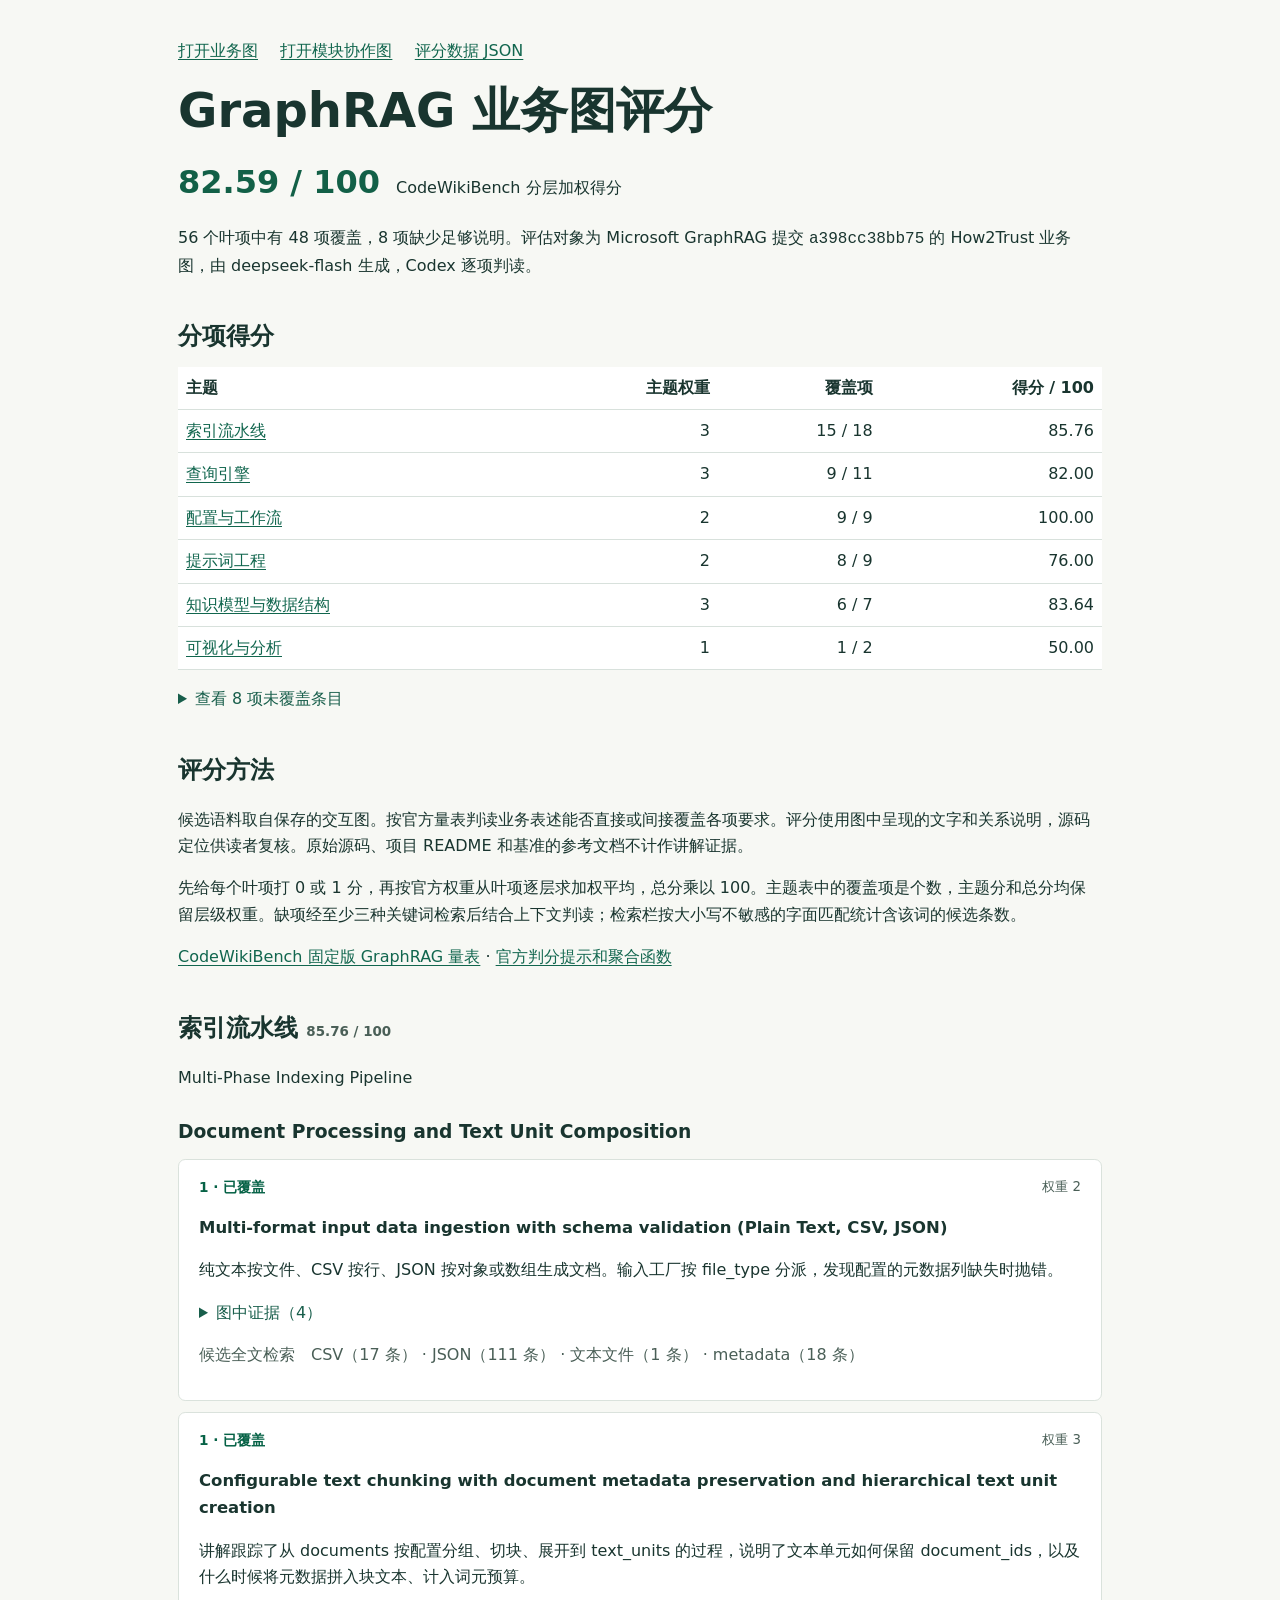
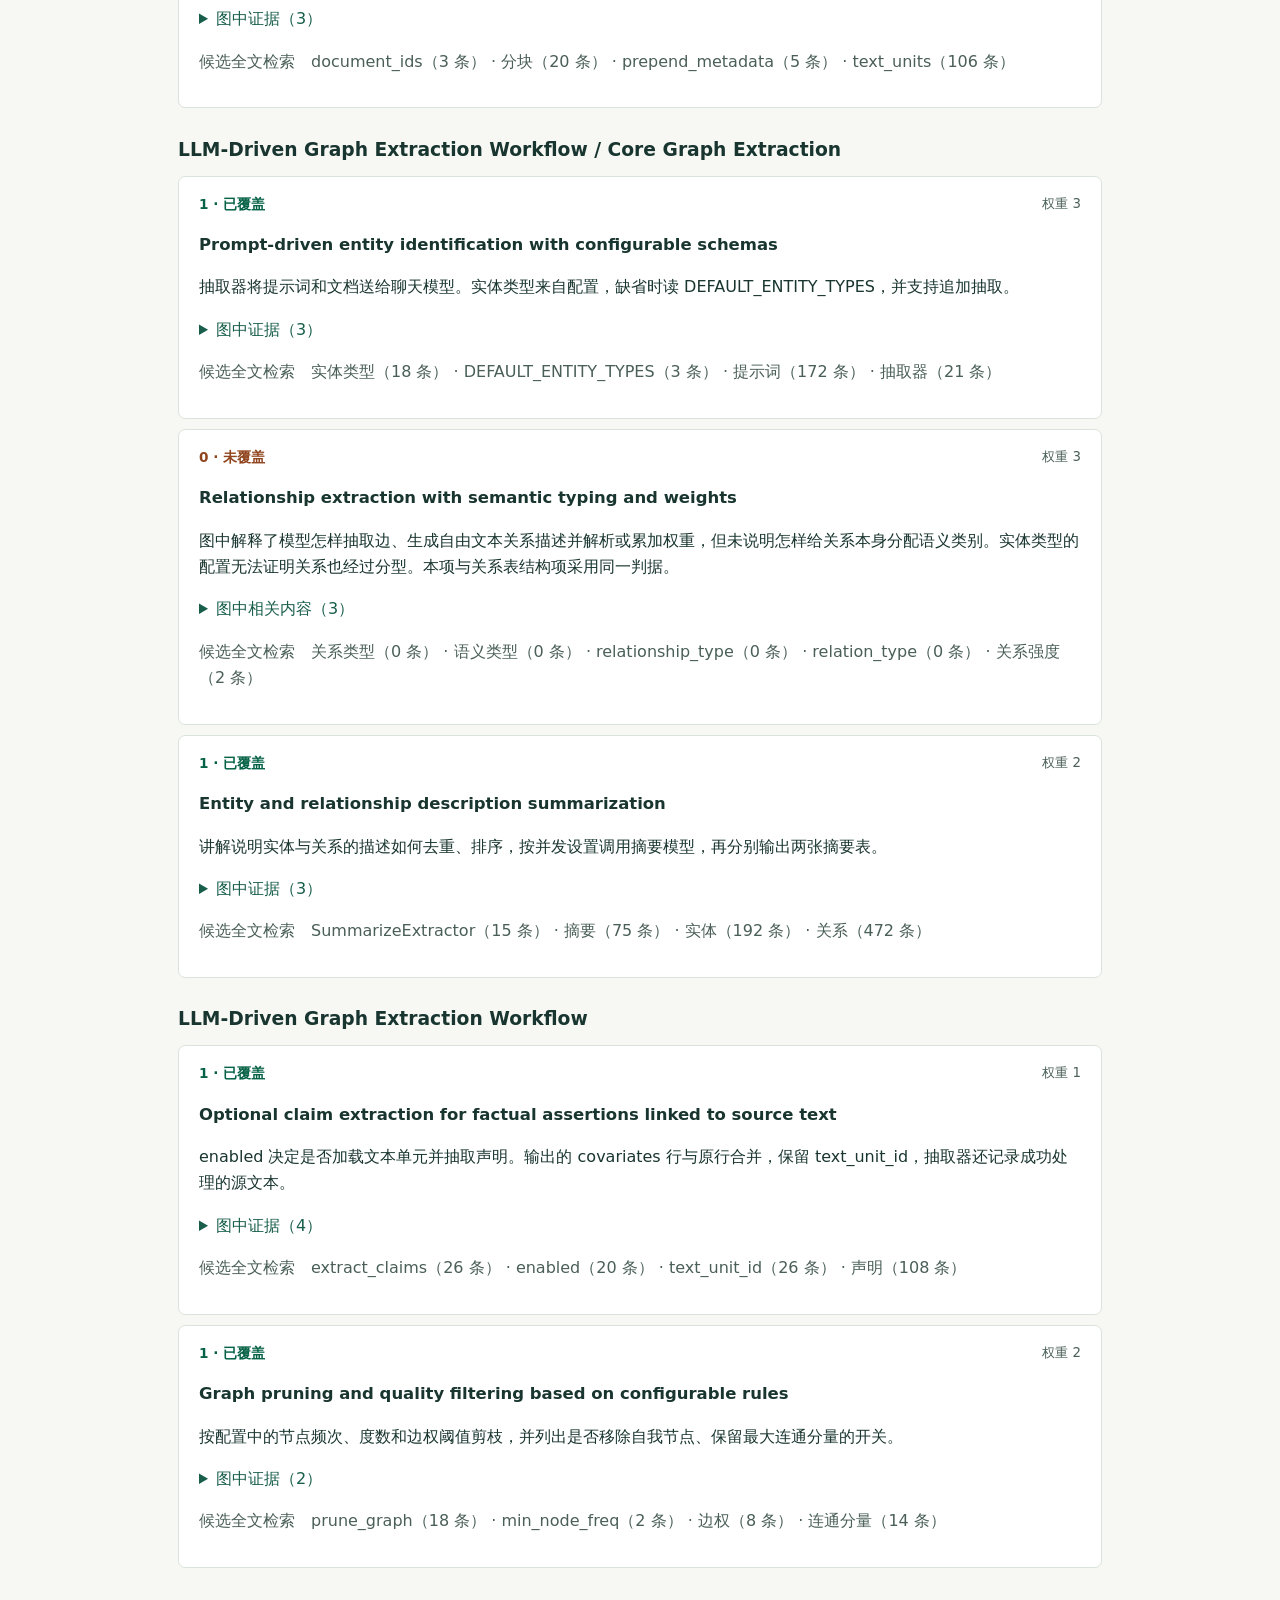
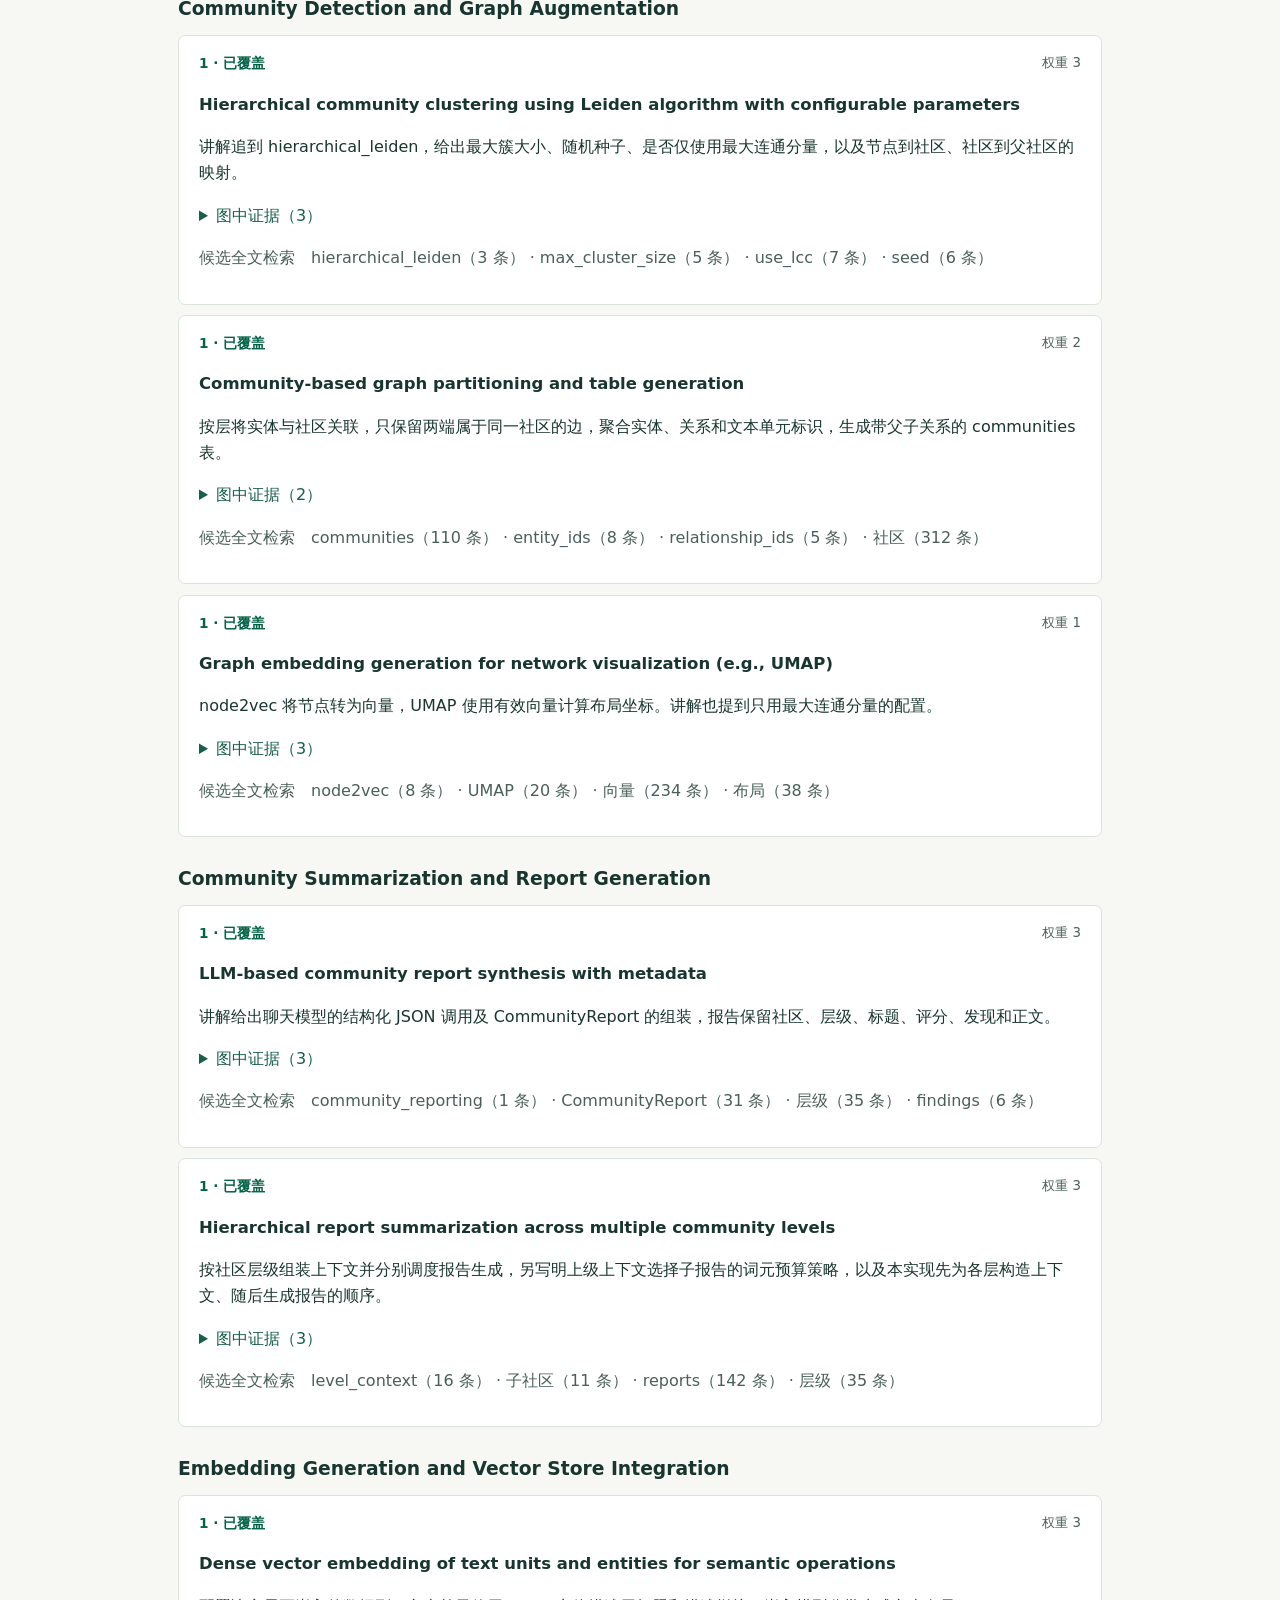
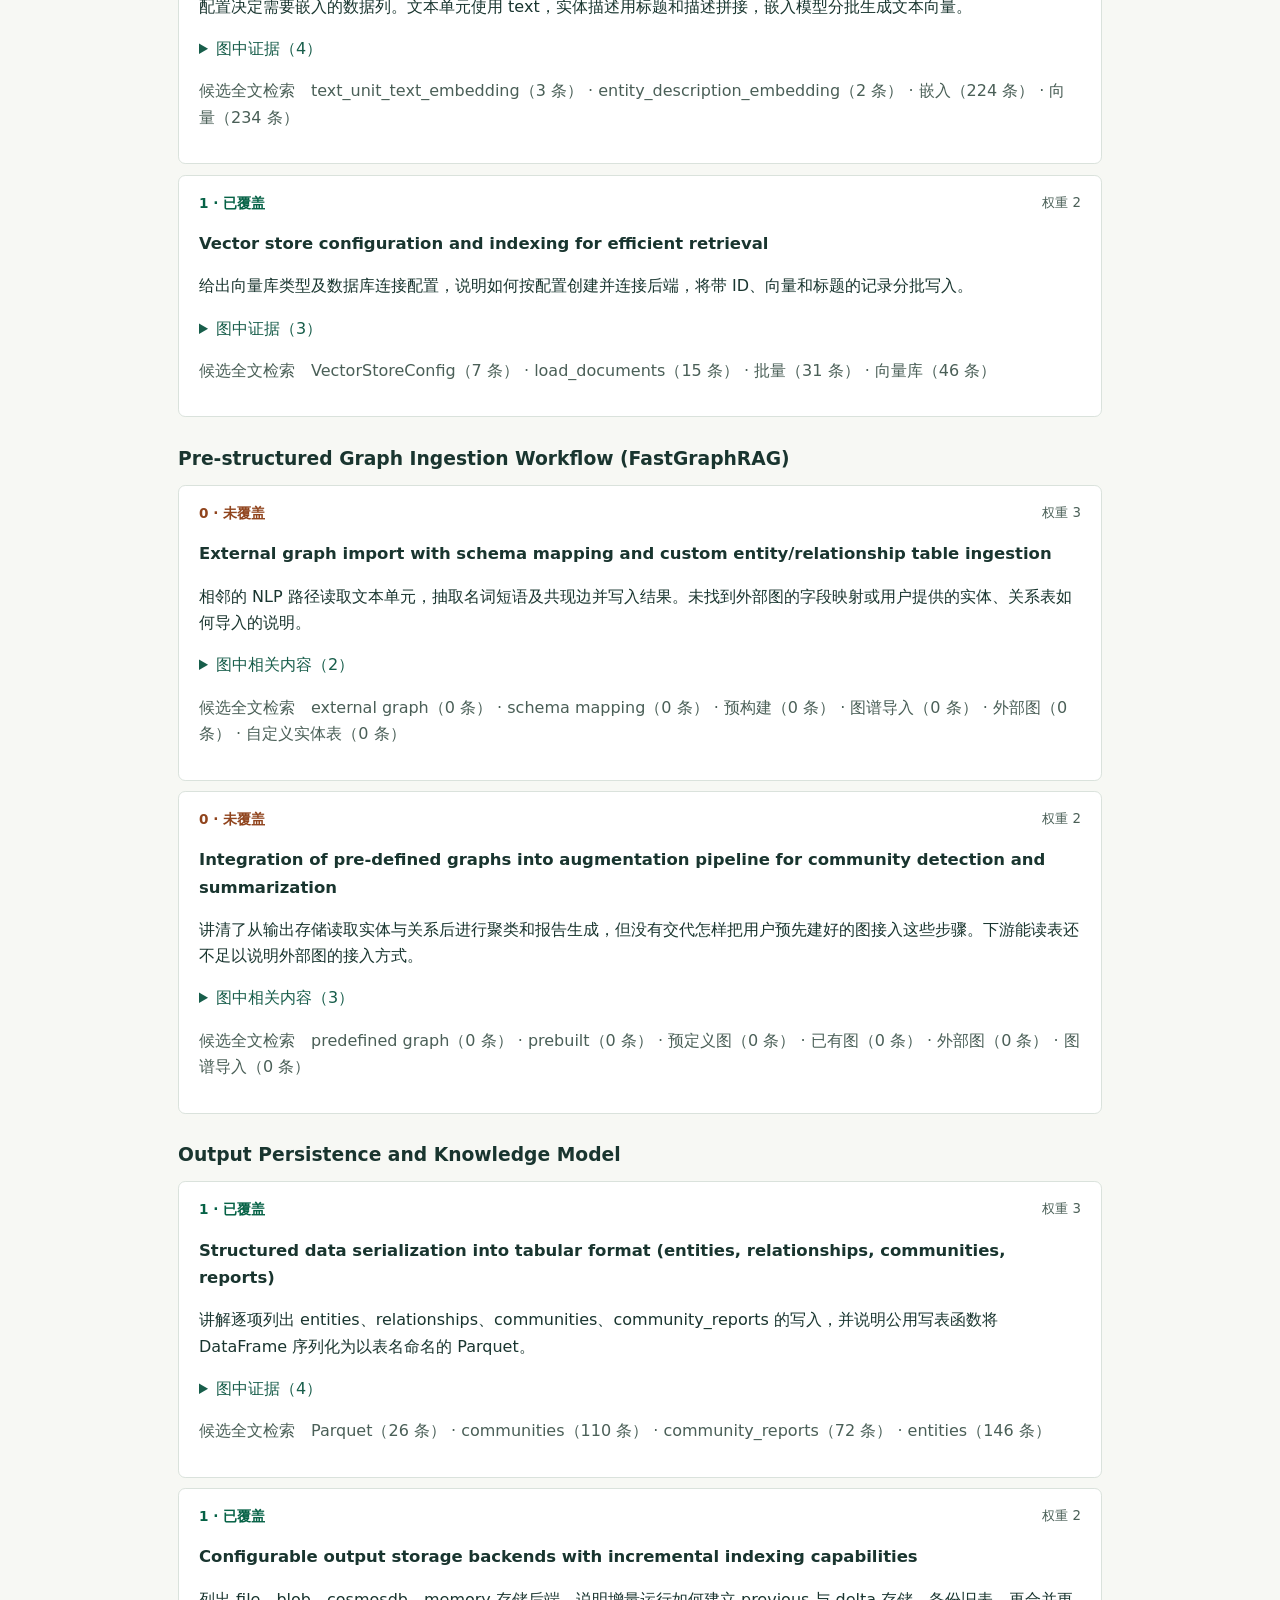
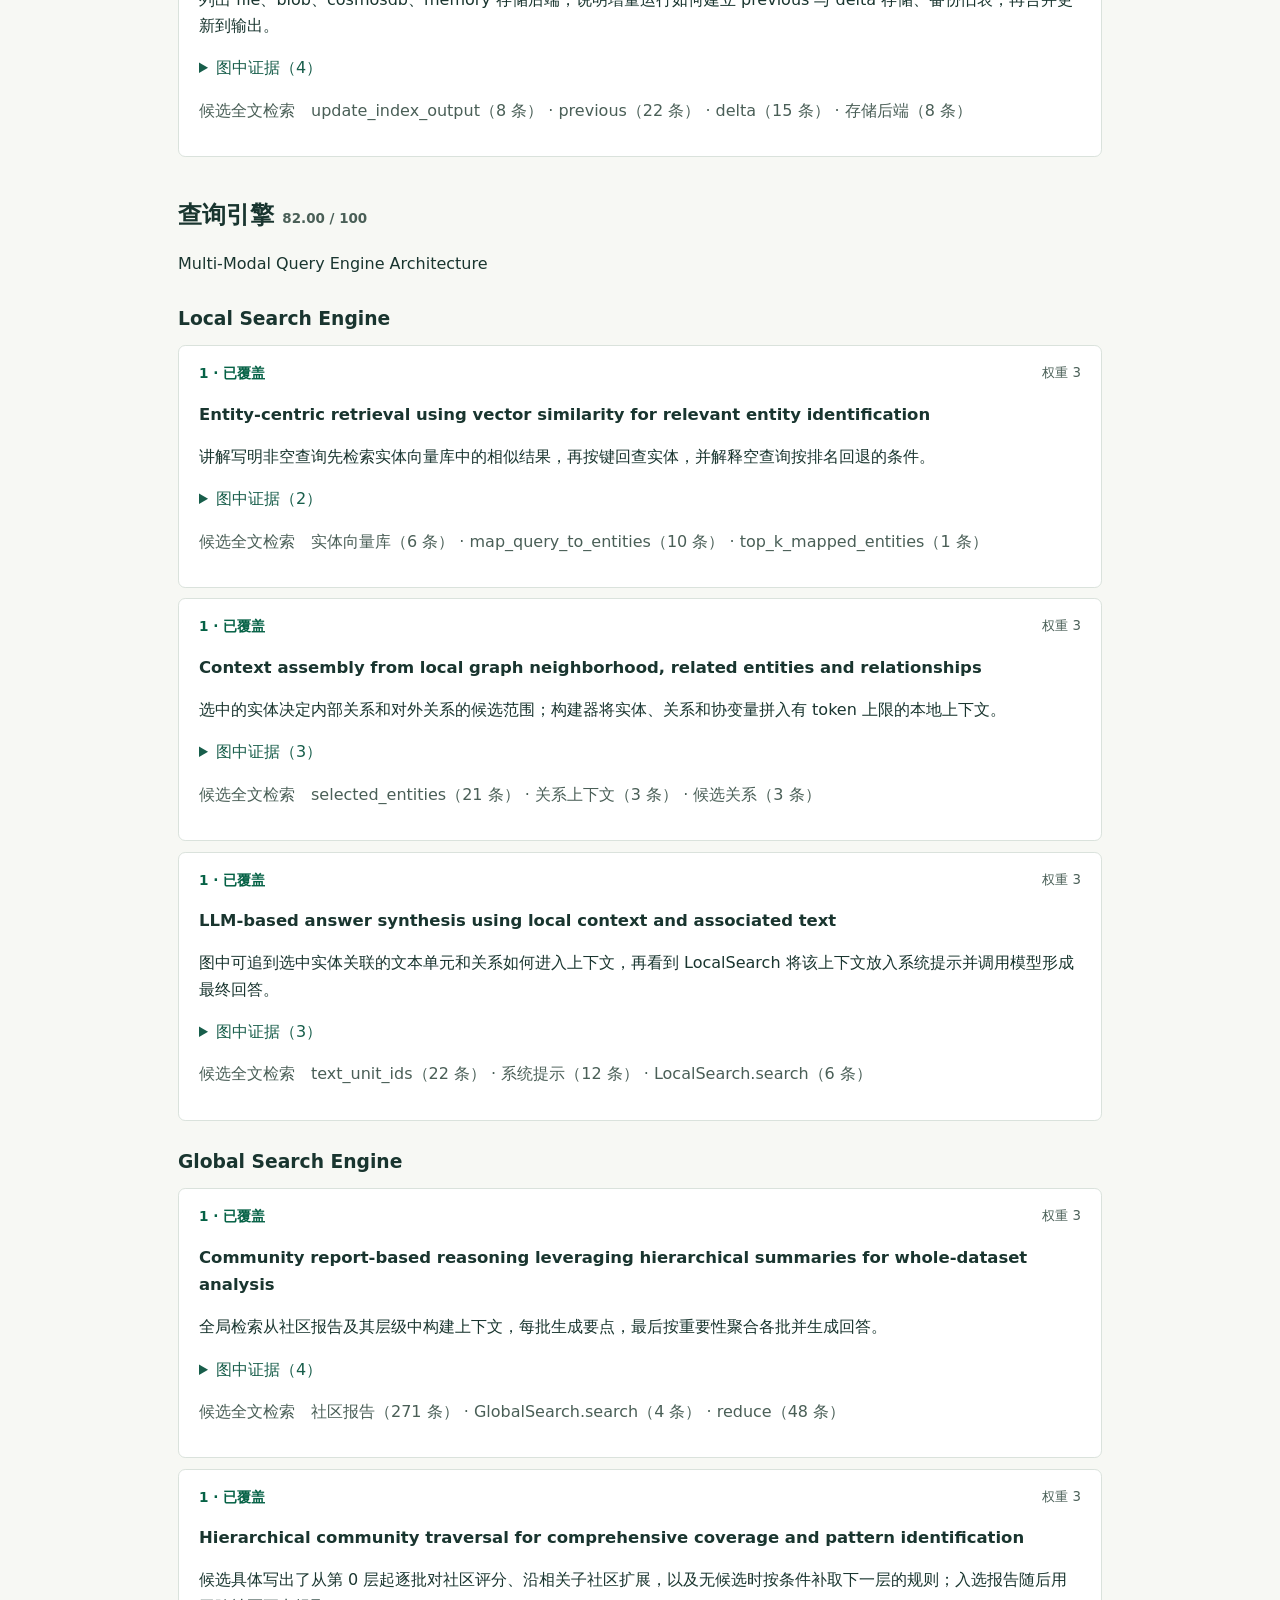
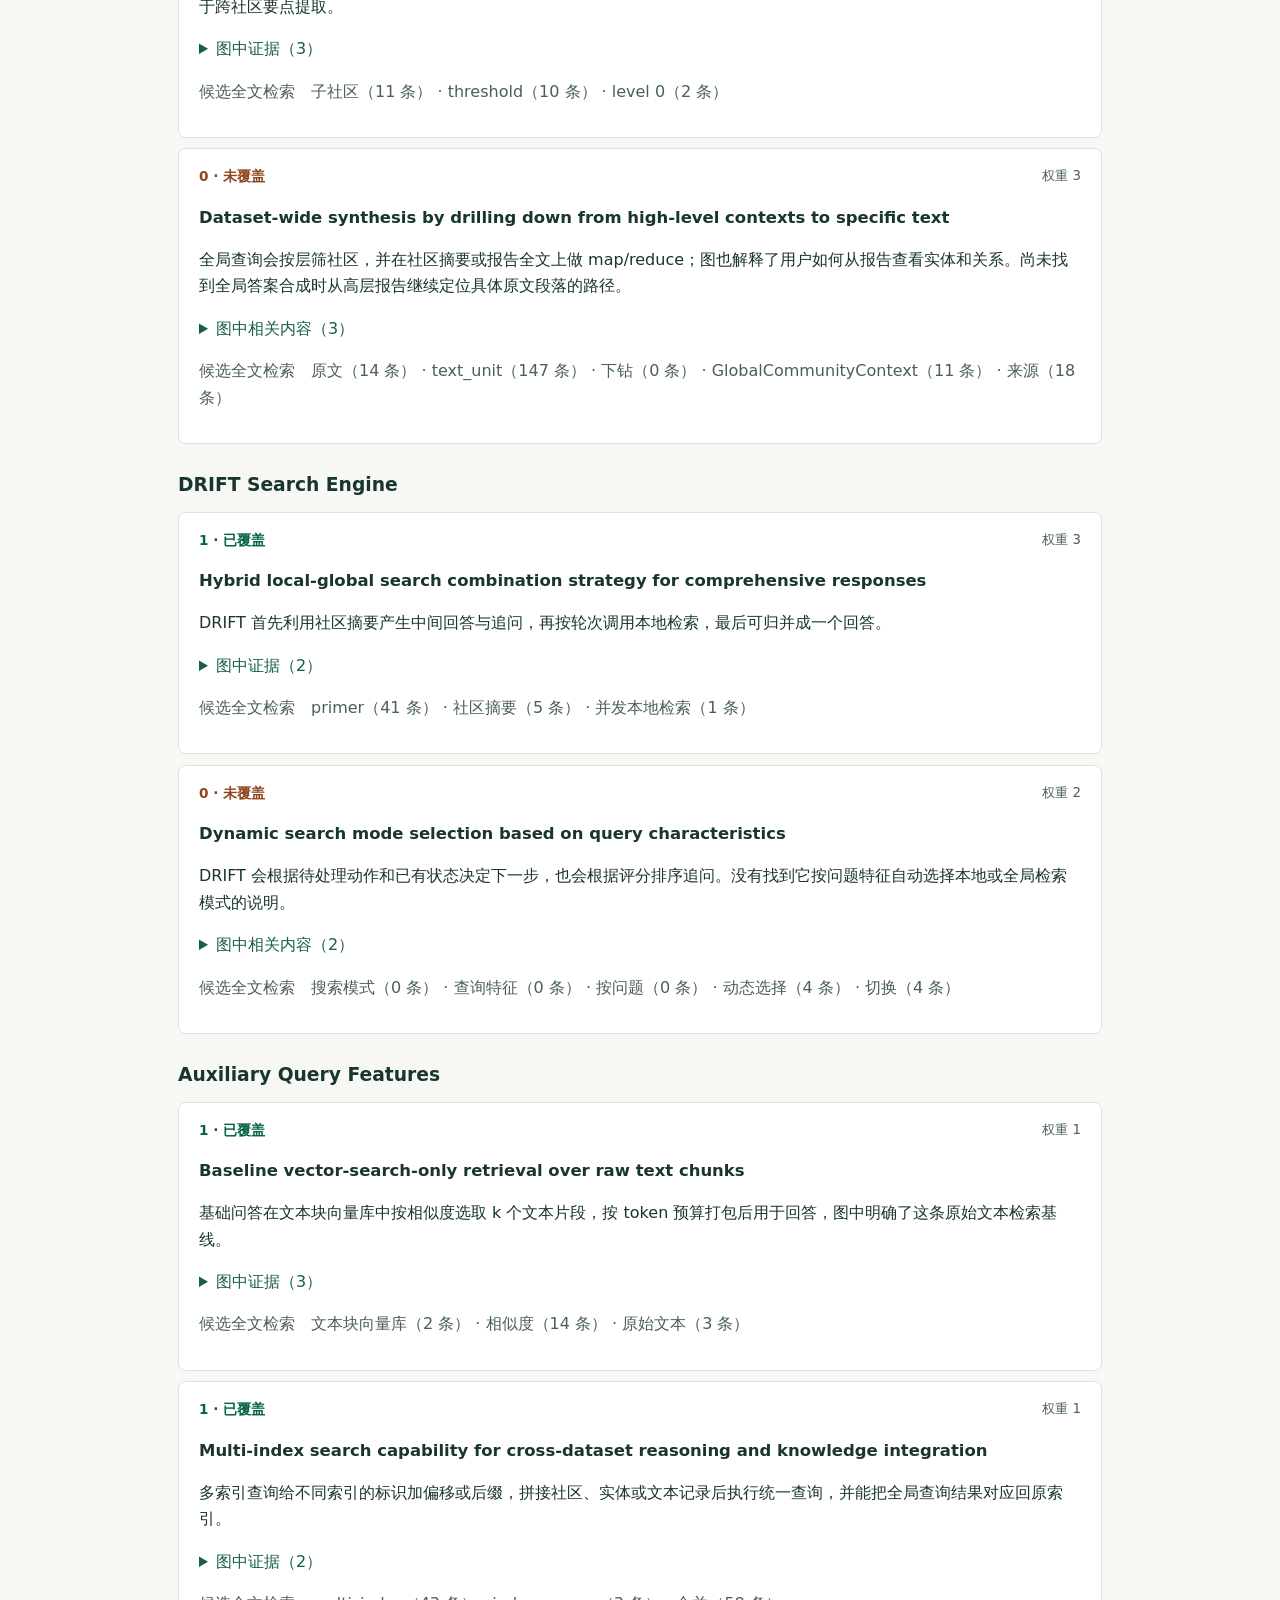
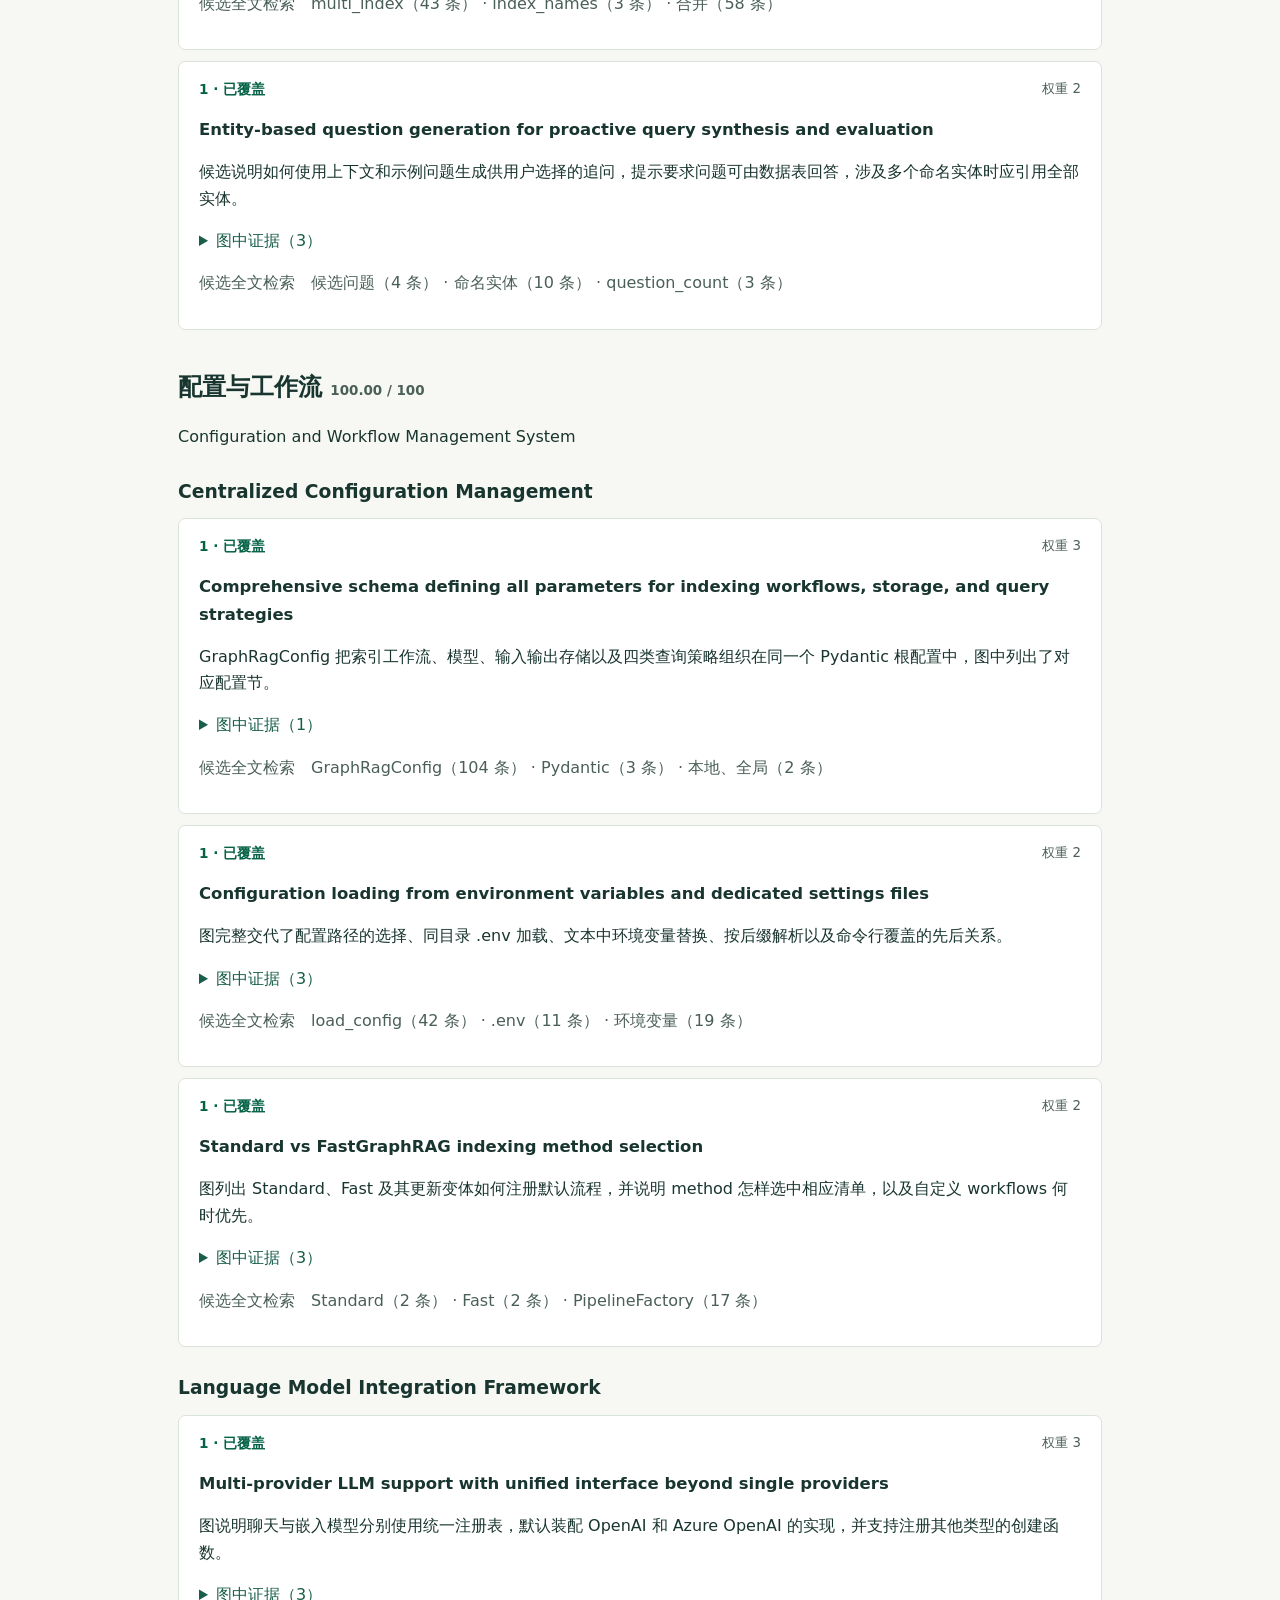
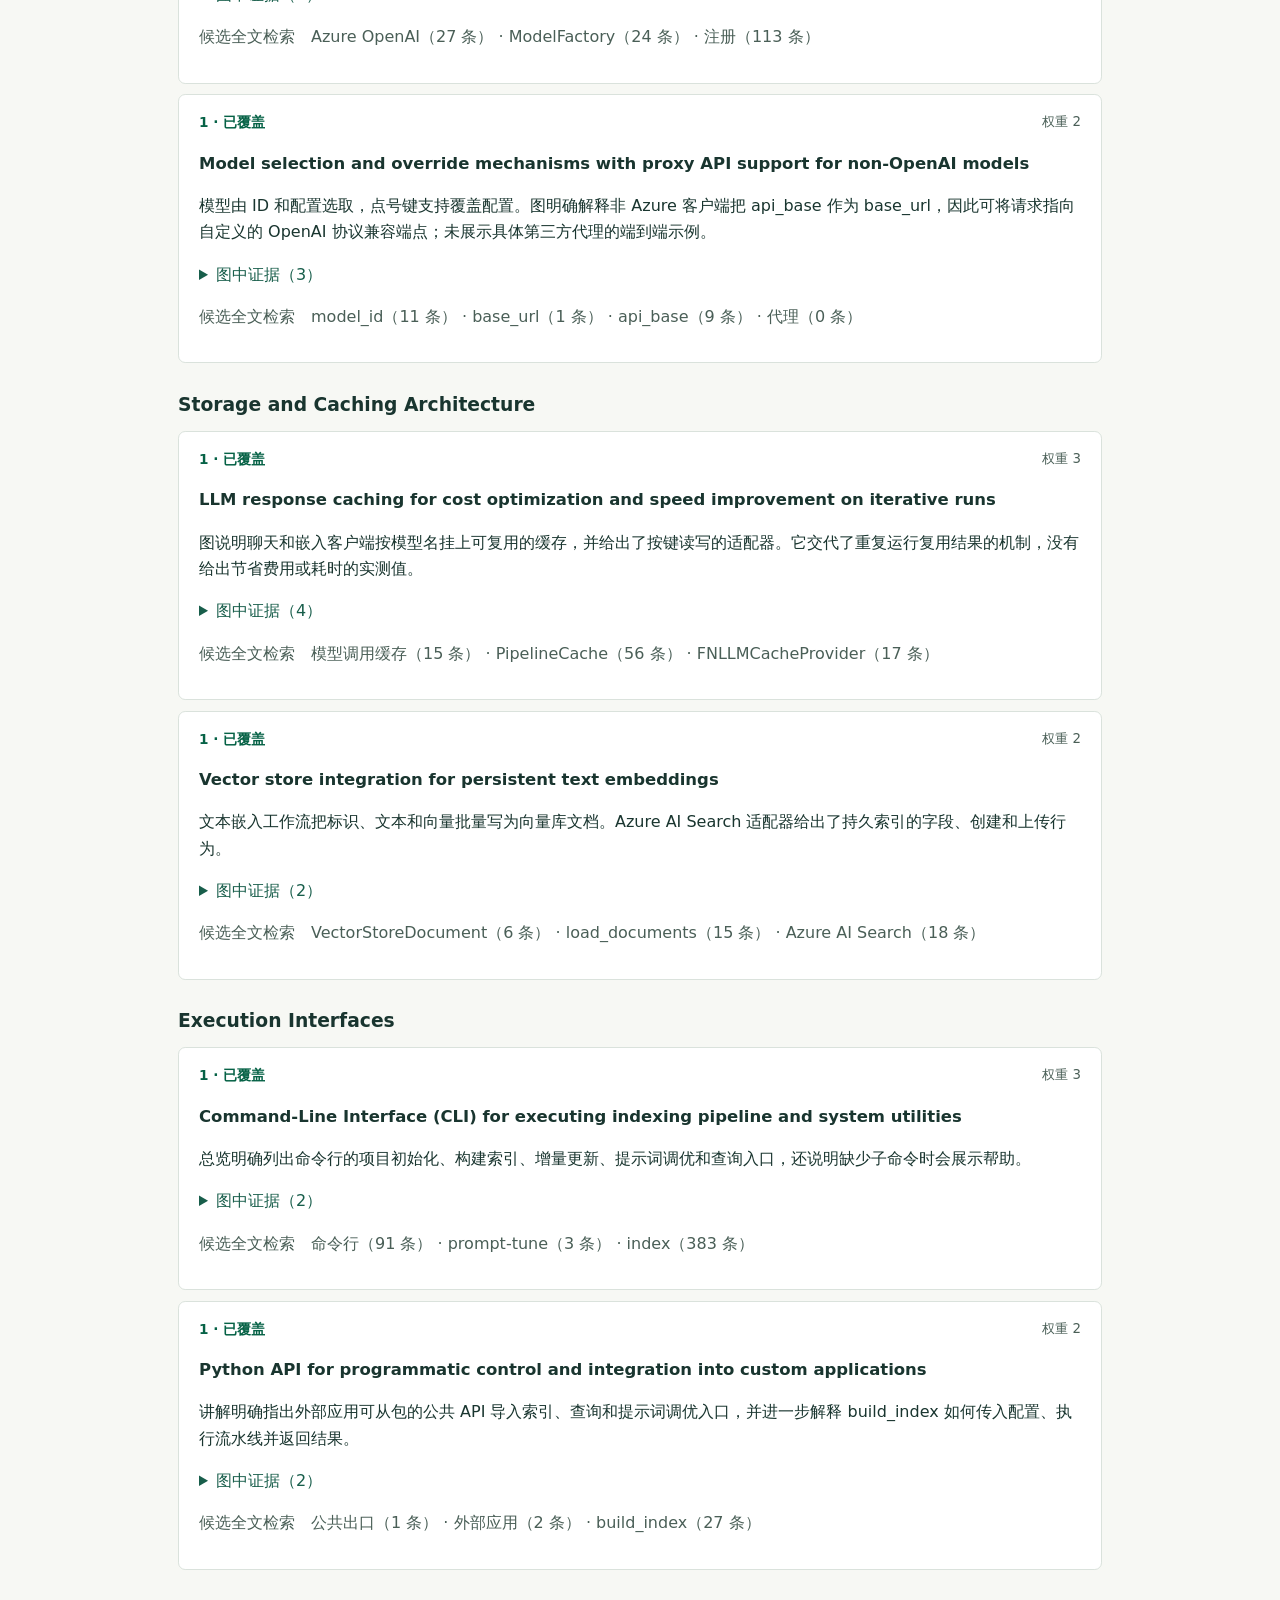
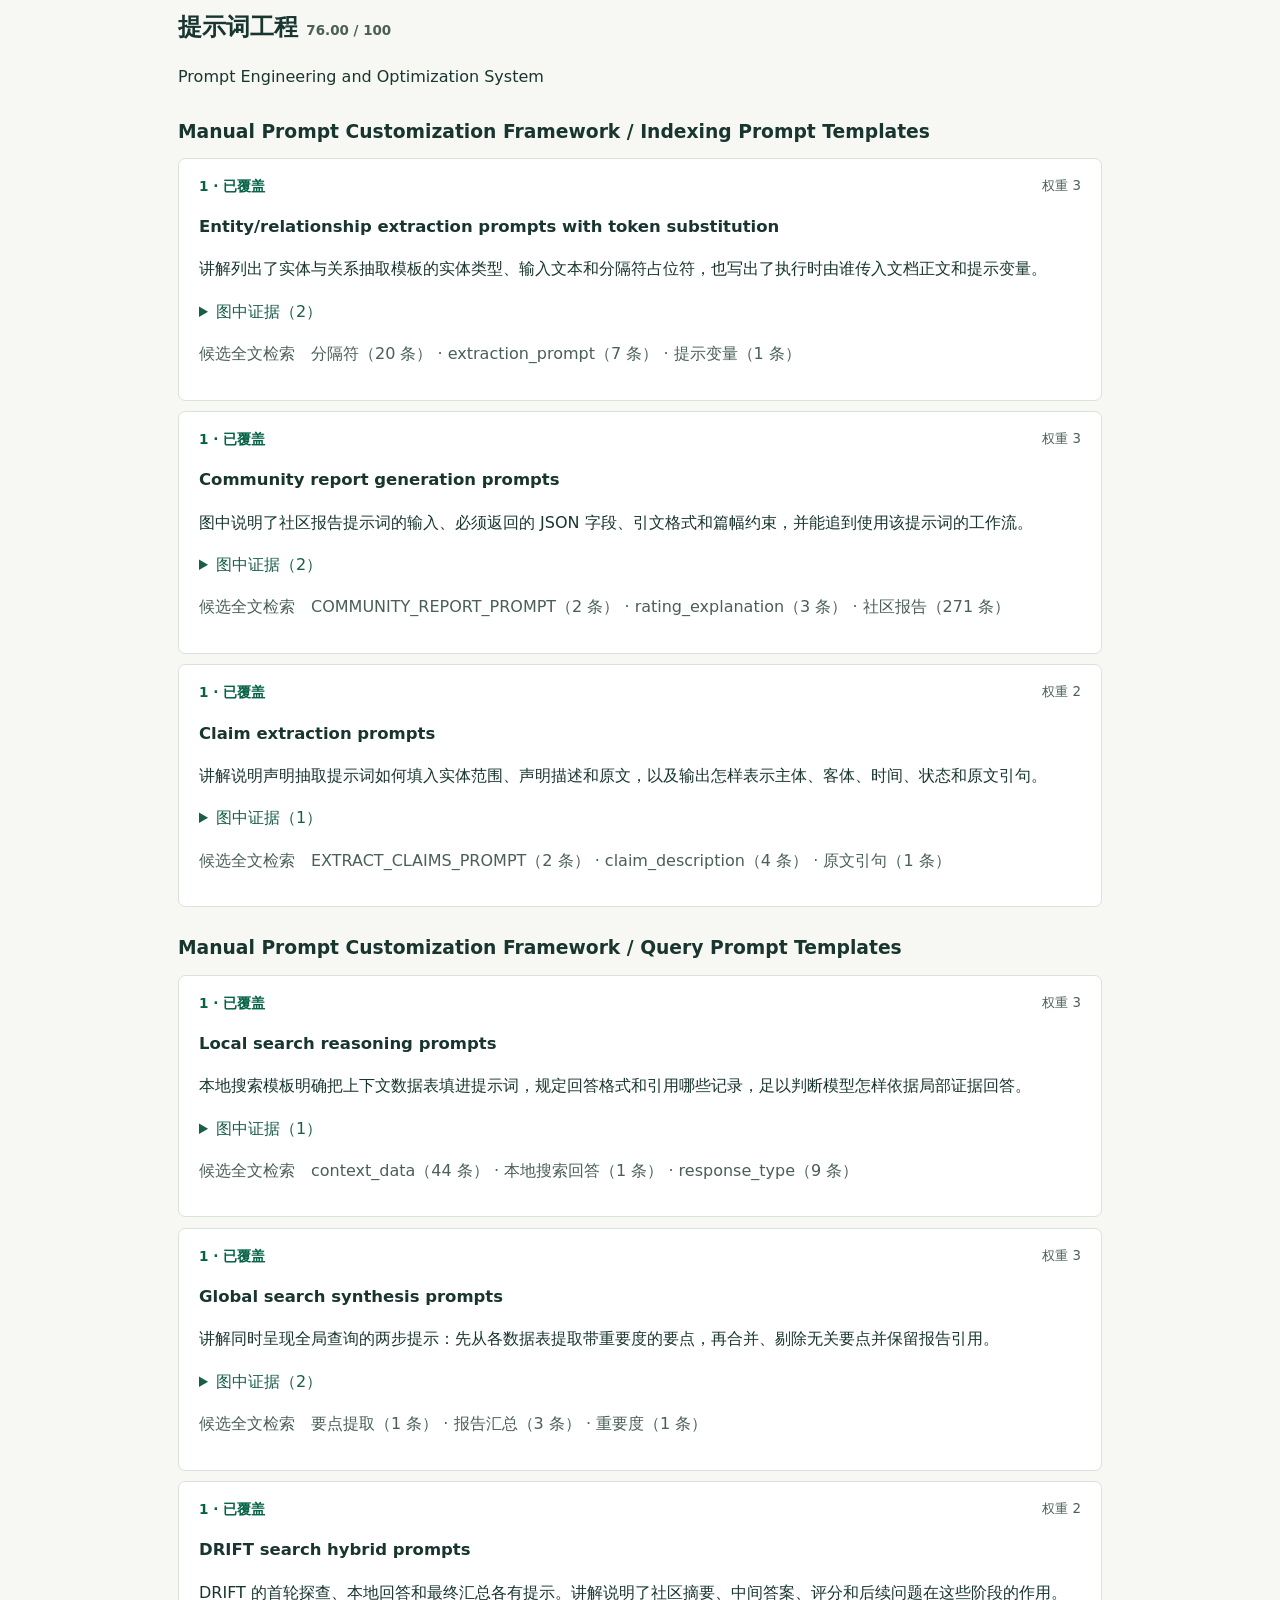
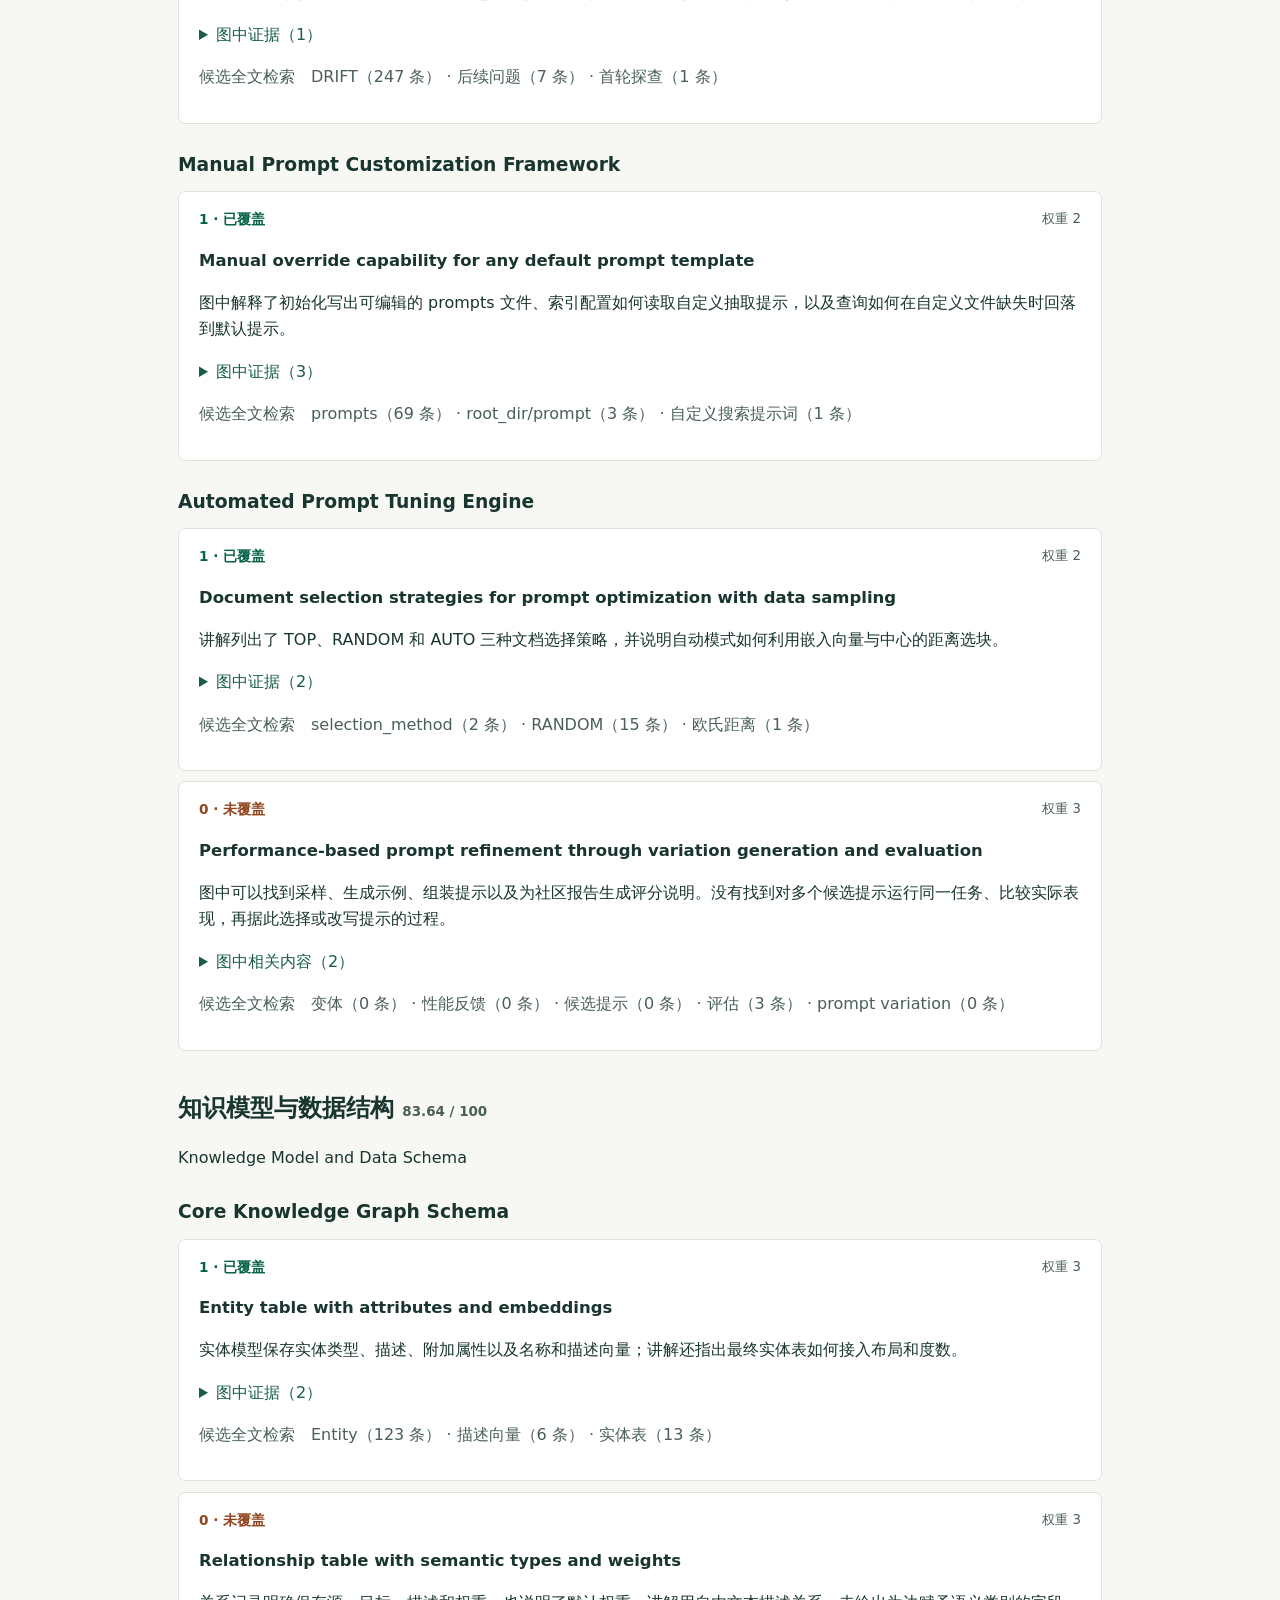
<file: examples/graphrag-a398cc38/scorecard.html>
<!doctype html><html lang="zh-CN"><meta charset="utf-8">
<meta name="viewport" content="width=device-width,initial-scale=1">
<title>GraphRAG 业务图 · CodeWikiBench 评分</title>
<style>
*{box-sizing:border-box}:root{color-scheme:light}body{margin:0;color:#19352f;background:#f7f8f4;font:16px/1.65 'Microsoft YaHei',system-ui,sans-serif}
main{max-width:1020px;margin:auto;padding:38px clamp(16px,4vw,48px) 72px}a{color:#11664e;text-decoration-thickness:1px;text-underline-offset:3px;overflow-wrap:anywhere}
nav{display:flex;flex-wrap:wrap;gap:.4rem 1.4rem}h1{font-size:clamp(1.9rem,5vw,3rem);line-height:1.25}h1,h2,h3,h4{margin:1rem 0 .6rem}h2{font-size:1.5rem;margin-top:2.4rem}h3{margin-top:1.65rem}h4{font-size:1.03rem}h2 small{font-size:.84rem}
table{width:100%;border-collapse:collapse;background:white}td,th{padding:.5rem;border-bottom:1px solid #d8e1dc;text-align:right}th:first-child,td:first-child{text-align:left}.score{font-size:2rem;color:#126047;font-weight:bold}article{background:#fff;border:1px solid #dae2dc;border-radius:.45rem;padding:1rem 1.25rem;margin:.65rem 0}header{display:flex;justify-content:space-between}small,.muted{color:#4a5f57}.result{font-size:.85rem;font-weight:bold}.s0{color:#90441d}.s1{color:#066246}summary{cursor:pointer;color:#185e4b}blockquote{margin:.8rem 0;padding:.65rem .9rem;border-left:3px solid #9bbbac;background:#f4f7f3;overflow-wrap:anywhere}blockquote p{white-space:pre-wrap;margin:.45rem 0}.gaps{margin:1rem 0}article:target{outline:3px solid #afcbbb}code{overflow-wrap:anywhere}@media print{body{background:#fff}nav{display:none}article{break-inside:avoid}}
</style><main><nav><a href="workbench.html#view=business">打开业务图</a><a href="workbench.html#view=collaboration">打开模块协作图</a><a href="scores.json">评分数据 JSON</a></nav>
<h1>GraphRAG 业务图评分</h1>
<p><strong class="score">82.59 / 100</strong>　CodeWikiBench 分层加权得分</p>
<p>56 个叶项中有 48 项覆盖，8 项缺少足够说明。评估对象为 Microsoft GraphRAG 提交 <code>a398cc38bb75</code> 的 How2Trust 业务图，由 deepseek-flash 生成，Codex 逐项判读。</p>
<h2>分项得分</h2><table><thead><tr><th>主题</th><th>主题权重</th><th>覆盖项</th><th>得分 / 100</th></tr></thead><tbody><tr><td><a href="#group-0.0">索引流水线</a></td><td>3</td><td>15 / 18</td><td>85.76</td></tr><tr><td><a href="#group-0.1">查询引擎</a></td><td>3</td><td>9 / 11</td><td>82.00</td></tr><tr><td><a href="#group-0.2">配置与工作流</a></td><td>2</td><td>9 / 9</td><td>100.00</td></tr><tr><td><a href="#group-0.3">提示词工程</a></td><td>2</td><td>8 / 9</td><td>76.00</td></tr><tr><td><a href="#group-0.4">知识模型与数据结构</a></td><td>3</td><td>6 / 7</td><td>83.64</td></tr><tr><td><a href="#group-0.5">可视化与分析</a></td><td>1</td><td>1 / 2</td><td>50.00</td></tr></tbody></table><details class="gaps"><summary>查看 8 项未覆盖条目</summary><ul><li><a href="#rub-0.0.1.0.1">Relationship extraction with semantic typing and weights</a></li><li><a href="#rub-0.0.5.0">External graph import with schema mapping and custom entity/relationship table ingestion</a></li><li><a href="#rub-0.0.5.1">Integration of pre-defined graphs into augmentation pipeline for community detection and summarization</a></li><li><a href="#rub-0.1.1.2">Dataset-wide synthesis by drilling down from high-level contexts to specific text</a></li><li><a href="#rub-0.1.2.1">Dynamic search mode selection based on query characteristics</a></li><li><a href="#rub-0.3.1.1">Performance-based prompt refinement through variation generation and evaluation</a></li><li><a href="#rub-0.4.0.1">Relationship table with semantic types and weights</a></li><li><a href="#rub-0.5.0.0">Gephi integration for network analysis with community-based coloring and layout</a></li></ul></details>
<h2>评分方法</h2><p>候选语料取自保存的交互图。按官方量表判读业务表述能否直接或间接覆盖各项要求。评分使用图中呈现的文字和关系说明，源码定位供读者复核。原始源码、项目 README 和基准的参考文档不计作讲解证据。</p>
<p>先给每个叶项打 0 或 1 分，再按官方权重从叶项逐层求加权平均，总分乘以 100。主题表中的覆盖项是个数，主题分和总分均保留层级权重。缺项经至少三种关键词检索后结合上下文判读；检索栏按大小写不敏感的字面匹配统计含该词的候选条数。</p>
<p><a href="https://huggingface.co/datasets/anhnh2002/codewikibench/blob/6d215eb7d50a164e370a9a5703b813f9da345965/raw_data/graphrag.json">CodeWikiBench 固定版 GraphRAG 量表</a> · <a href="https://github.com/FSoft-AI4Code/CodeWikiBench/blob/00f56b656b9fb8f23b87aecbfdcf19510e3e4f36/src/judge/judge.py">官方判分提示和聚合函数</a></p>
<section id="group-0.0"><h2>索引流水线 <small>85.76 / 100</small></h2><p lang="en">Multi-Phase Indexing Pipeline</p><h3 lang="en">Document Processing and Text Unit Composition</h3><article id="rub-0.0.0.0"><header><span class="result s1">1 · 已覆盖</span><small>权重 2</small></header><h4>Multi-format input data ingestion with schema validation (Plain Text, CSV, JSON)</h4><p>纯文本按文件、CSV 按行、JSON 按对象或数组生成文档。输入工厂按 file_type 分派，发现配置的元数据列缺失时抛错。</p><details><summary>图中证据（4）</summary><blockquote><b>N0204　纯文本输入装载 / 纯文本文档装载 / load_text</b><p>每个文本文件生成一行文档：全文放入 text，id 由组合后的 group 信息和文本内容做 SHA512 哈希，title 取文件名，creation_date 取存储中的创建时间；随后由 load_files 与其他文件的行拼接。该路径直接设置 text、id、title、creation_date（并保留 group 字段），不调用 process_data_columns，所以标题固定为文件名。</p><small><a href="workbench.html#file=graphrag%2Findex%2Finput%2Ftext.py&amp;line=25">graphrag/index/input/text.py · L25–35</a> <span aria-hidden="true">·</span> <a href="workbench.html#file=graphrag%2Findex%2Futils%2Fhashing.py&amp;line=11">graphrag/index/utils/hashing.py · L11–14</a> <span aria-hidden="true">·</span> <a href="workbench.html#file=graphrag%2Findex%2Finput%2Futil.py&amp;line=48">graphrag/index/input/util.py · L48</a></small></blockquote><blockquote><b>N0205　输入文档装载与标准化 / CSV 文档装载 / load_csv</b><p>每个 CSV 文件按配置编码读成多行文档；有 group 键时，这些键会作为附加列写到该文件每一行。随后调用 process_data_columns 处理标准列，并为每行写入该文件的 creation_date；多个文件的行最终由 load_files 拼接。</p><small><a href="workbench.html#file=graphrag%2Findex%2Finput%2Fcsv.py&amp;line=28">graphrag/index/input/csv.py · L28–39</a> <span aria-hidden="true">·</span> <a href="workbench.html#file=graphrag%2Findex%2Finput%2Fcsv.py&amp;line=43">graphrag/index/input/csv.py · L43</a> <span aria-hidden="true">·</span> <a href="workbench.html#file=graphrag%2Findex%2Finput%2Futil.py&amp;line=48">graphrag/index/input/util.py · L48</a></small></blockquote><blockquote><b>N0206　输入文档装载与标准化 / JSON 文档装载 / load_json</b><p>每个 JSON 文件既可为单个对象也可为对象数组：单对象转一行，数组每项转一行。随后有 group 键时把其写成每行附加列，调用 process_data_columns 处理标准列，并逐行写入 creation_date；最终由 load_files 与其他文件的行拼接。</p><small><a href="workbench.html#file=graphrag%2Findex%2Finput%2Fjson.py&amp;line=28">graphrag/index/input/json.py · L28–43</a> <span aria-hidden="true">·</span> <a href="workbench.html#file=graphrag%2Findex%2Finput%2Fjson.py&amp;line=47">graphrag/index/input/json.py · L47</a> <span aria-hidden="true">·</span> <a href="workbench.html#file=graphrag%2Findex%2Finput%2Futil.py&amp;line=48">graphrag/index/input/util.py · L48</a></small></blockquote><blockquote><b>N0452　输入加载工厂分派 / load_input_documents</b><p>该函数只把 InputConfig 和输入存储交给 create_input；工厂按 file_type 选择加载器，若配置了 metadata 则要求这些列全部存在，否则抛错，最后返回规范化后的 DataFrame。</p><small><a href="workbench.html#file=graphrag%2Findex%2Fworkflows%2Fload_input_documents.py&amp;line=39">graphrag/index/workflows/load_input_documents.py · L39–43</a> <span aria-hidden="true">·</span> <a href="workbench.html#file=graphrag%2Findex%2Finput%2Ffactory.py&amp;line=34">graphrag/index/input/factory.py · L34–53</a></small></blockquote></details><p class="muted">候选全文检索　CSV（17 条） · JSON（111 条） · 文本文件（1 条） · metadata（18 条）</p></article><article id="rub-0.0.0.1"><header><span class="result s1">1 · 已覆盖</span><small>权重 3</small></header><h4>Configurable text chunking with document metadata preservation and hierarchical text unit creation</h4><p>讲解跟踪了从 documents 按配置分组、切块、展开到 text_units 的过程，说明了文本单元如何保留 document_ids，以及什么时候将元数据拼入块文本、计入词元预算。</p><details><summary>图中证据（3）</summary><blockquote><b>N0414　文本切分与长度检查 / 基础文本单元生成入口 / run_workflow</b><p>索引侧文本单元入口从输出存储读取 documents，并把 documents、callbacks 及 config.chunks 的分组列、大小、重叠、编码模型、策略、prepend_metadata、chunk_size_includes_metadata 传给 create_base_text_units；返回后写入 text_units。</p><small><a href="workbench.html#file=graphrag%2Findex%2Fworkflows%2Fcreate_base_text_units.py&amp;line=31">graphrag/index/workflows/create_base_text_units.py · L31–47</a></small></blockquote><blockquote><b>N0415　文本切分与长度检查 / 文档分组分块与文本单元明细生成 / create_base_text_units</b><p>按 id 升序排序，把每篇文档的 id/text 组成 text_with_ids；group_by_columns 非空时按这些列分组，空列表时将全部文档归入一组；若 documents 有 metadata 列，再对每组取首条 metadata。随后对每组行调用 chunk_text，展开 chunks，用 gen_sha512_hash 基于 chunk 三元组生成 id，拆分出 document_ids、chunk、n_tokens，将 chunk 改名为 text，并过滤 text 为缺失值（notna）的行。</p><small><a href="workbench.html#file=graphrag%2Findex%2Fworkflows%2Fcreate_base_text_units.py&amp;line=65">graphrag/index/workflows/create_base_text_units.py · L65–84</a> <span aria-hidden="true">·</span> <a href="workbench.html#file=graphrag%2Findex%2Fworkflows%2Fcreate_base_text_units.py&amp;line=108">graphrag/index/workflows/create_base_text_units.py · L108–116</a> <span aria-hidden="true">·</span> <a href="workbench.html#file=graphrag%2Findex%2Fworkflows%2Fcreate_base_text_units.py&amp;line=144">graphrag/index/workflows/create_base_text_units.py · L144–162</a></small></blockquote><blockquote><b>N0416　文本切分与长度检查 / 元数据前置与元数据 token 预算检查 / create_base_text_units.chunker</b><p>chunker 处理单个分组行：仅当 prepend_metadata 为真且该行存在 metadata 时读取它，字符串先 json.loads；仅当值为字典时，按逐行“键: 值”加换行组成 metadata_str。只有上述条件成立且 chunk_size_includes_metadata 为真时，才调用 get_encoding_fn 取得编码函数并统计 metadata_str 的 token 数；若达到或超过配置 size 抛 ValueError。若无异常，随后总是调用 chunk_text，size 实参为配置 size 减去已算出的 metadata_tokens（未统计时为 0）；若 prepend_metadata 为真，再把 metadata_str 前置到各块。按行 apply 时任一行抛错会中止整次 apply，create_base_text_units 不返回，run_workflow 也不会写入 text_units；只有整次 apply 无异常时，各行的 chunks 才继续展开。</p><small><a href="workbench.html#file=graphrag%2Findex%2Fworkflows%2Fcreate_base_text_units.py&amp;line=91">graphrag/index/workflows/create_base_text_units.py · L91–106</a> <span aria-hidden="true">·</span> <a href="workbench.html#file=graphrag%2Findex%2Fworkflows%2Fcreate_base_text_units.py&amp;line=108">graphrag/index/workflows/create_base_text_units.py · L108–116</a> <span aria-hidden="true">·</span> <a href="workbench.html#file=graphrag%2Findex%2Fworkflows%2Fcreate_base_text_units.py&amp;line=118">graphrag/index/workflows/create_base_text_units.py · L118–127</a> <span aria-hidden="true">·</span> <a href="workbench.html#file=graphrag%2Findex%2Fworkflows%2Fcreate_base_text_units.py&amp;line=140">graphrag/index/workflows/create_base_text_units.py · L140–142</a> <span aria-hidden="true">·</span> <a href="workbench.html#file=graphrag%2Findex%2Fworkflows%2Fcreate_base_text_units.py&amp;line=35">graphrag/index/workflows/create_base_text_units.py · L35–47</a></small></blockquote></details><p class="muted">候选全文检索　document_ids（3 条） · 分块（20 条） · prepend_metadata（5 条） · text_units（106 条）</p></article><h3 lang="en">LLM-Driven Graph Extraction Workflow / Core Graph Extraction</h3><article id="rub-0.0.1.0.0"><header><span class="result s1">1 · 已覆盖</span><small>权重 3</small></header><h4>Prompt-driven entity identification with configurable schemas</h4><p>抽取器将提示词和文档送给聊天模型。实体类型来自配置，缺省时读 DEFAULT_ENTITY_TYPES，并支持追加抽取。</p><details><summary>图中证据（3）</summary><blockquote><b>N0291　LLM 图谱抽取 / LLM 图谱抽取器 / GraphExtractor</b><p>抽取器以 ChatModel 为核心，可配置分隔符、键名、提示词、是否合并描述、最大 gleanings 与错误回调；一次调用可处理多个文档并生成整张图及成功文档映射。</p><small><a href="workbench.html#file=graphrag%2Findex%2Foperations%2Fextract_graph%2Fgraph_extractor.py&amp;line=41">graphrag/index/operations/extract_graph/graph_extractor.py · L41–56</a> <span aria-hidden="true">·</span> <a href="workbench.html#file=graphrag%2Findex%2Foperations%2Fextract_graph%2Fgraph_extractor.py&amp;line=90">graphrag/index/operations/extract_graph/graph_extractor.py · L90–141</a></small></blockquote><blockquote><b>N0293　LLM 图谱抽取 / 多文档抽取编排 / GraphExtractor.__call__</b><p>先补齐 tuple、record、completion 分隔符：对应键缺失或值为空时使用默认分隔符；实体类型读取实体类型键，值为 None 或空时使用 DEFAULT_ENTITY_TYPES，再以逗号连接（该键缺失会抛 KeyError）。然后逐个文档调用 _process_document，异常只记录当前文档并继续后续；全部处理完后无论是否有成功记录都会调用 _process_results，成功原文另存 source_docs。</p><small><a href="workbench.html#file=graphrag%2Findex%2Foperations%2Fextract_graph%2Fgraph_extractor.py&amp;line=94">graphrag/index/operations/extract_graph/graph_extractor.py · L94–113</a> <span aria-hidden="true">·</span> <a href="workbench.html#file=graphrag%2Findex%2Foperations%2Fextract_graph%2Fgraph_extractor.py&amp;line=115">graphrag/index/operations/extract_graph/graph_extractor.py · L115–141</a></small></blockquote><blockquote><b>N0294　LLM 图谱抽取 / 单文档完成初抽与 gleaning / GraphExtractor._process_document</b><p>先用抽取提示词和输入文本调用模型一次；若 max_gleanings 大于 0，最多再追加该数量的 continuation，并在非最后一次的每轮后询问 LOOP_PROMPT，模型返回内容不等于 Y 就提前停止。</p><small><a href="workbench.html#file=graphrag%2Findex%2Foperations%2Fextract_graph%2Fgraph_extractor.py&amp;line=146">graphrag/index/operations/extract_graph/graph_extractor.py · L146–175</a></small></blockquote></details><p class="muted">候选全文检索　实体类型（18 条） · DEFAULT_ENTITY_TYPES（3 条） · 提示词（172 条） · 抽取器（21 条）</p></article><article id="rub-0.0.1.0.1"><header><span class="result s0">0 · 未覆盖</span><small>权重 3</small></header><h4>Relationship extraction with semantic typing and weights</h4><p>图中解释了模型怎样抽取边、生成自由文本关系描述并解析或累加权重，但未说明怎样给关系本身分配语义类别。实体类型的配置无法证明关系也经过分型。本项与关系表结构项采用同一判据。</p><details><summary>图中相关内容（3）</summary><blockquote><b>N0608　LLM 图谱抽取 / 实体与关系抽取指令 / graphrag.prompts.index.extract_graph</b><p>该模板要求从输入文本中识别指定类型的全部实体，为每个实体产出名称、类型和描述；随后识别明确相关的实体对，产出源实体、目标实体、关系说明和数值关系强度。输出使用记录分隔符组成单一列表，并以完成标记结束；模板还提供继续补抽遗漏实体和询问是否仍有遗漏的提示词。</p><small><a href="workbench.html#file=graphrag%2Fprompts%2Findex%2Fextract_graph.py&amp;line=11">graphrag/prompts/index/extract_graph.py · L11–27</a> <span aria-hidden="true">·</span> <a href="workbench.html#file=graphrag%2Fprompts%2Findex%2Fextract_graph.py&amp;line=123">graphrag/prompts/index/extract_graph.py · L123–129</a></small></blockquote><blockquote><b>N0295　LLM 图谱抽取 / 把模型文本解析成无向图 / GraphExtractor._process_results</b><p>对每个成功文档的抽取文本按记录分隔符切分，再按元组分隔符解析；实体记录必须首字段为 &#x27;entity&#x27; 且至少 4 段，关系记录必须首字段为 &#x27;relationship&#x27; 且至少 5 段，其他或字段不足的记录被静默跳过。关系记录的 source/target 转大写并清洗，描述清洗；关系两端节点缺失时补空类型、空描述节点；关系末段转 float，失败则按 1.0。同名实体已存在时，join_descriptions 为 True 用换行合并描述（集合去重），否则仅在新描述更长时替换；source_id 以集合合并为逗号加空格分隔的字符串，实体类型非空才覆盖。例如图中已有 A（来源 0），后续文档再抽到 A 时只更新该节点，整图仍只有一个 A。同端点关系已存在且取到 edge_data 时 weight 相加；join_descriptions 为 True 合并描述（集合去重），source_id 以集合合并，随后重写该边。</p><small><a href="workbench.html#file=graphrag%2Findex%2Foperations%2Fextract_graph%2Fgraph_extractor.py&amp;line=194">graphrag/index/operations/extract_graph/graph_extractor.py · L194–203</a> <span aria-hidden="true">·</span> <a href="workbench.html#file=graphrag%2Findex%2Foperations%2Fextract_graph%2Fgraph_extractor.py&amp;line=208">graphrag/index/operations/extract_graph/graph_extractor.py · L208–235</a> <span aria-hidden="true">·</span> <a href="workbench.html#file=graphrag%2Findex%2Foperations%2Fextract_graph%2Fgraph_extractor.py&amp;line=237">graphrag/index/operations/extract_graph/graph_extractor.py · L237–288</a></small></blockquote><blockquote><b>N0289　LLM 图谱抽取 / 关系明细合并为关系表 / _merge_relationships</b><p>把各行关系 DataFrame 纵向拼接后，按 source 与 target 分组并保持 sort=False；description 收成列表、source_id 收成 text_unit_ids 列表，weight 求和，最后重置索引返回。这里只按端点分组，不按关系描述额外去重。</p><small><a href="workbench.html#file=graphrag%2Findex%2Foperations%2Fextract_graph%2Fextract_graph.py&amp;line=113">graphrag/index/operations/extract_graph/extract_graph.py · L113–123</a></small></blockquote></details><p class="muted">候选全文检索　关系类型（0 条） · 语义类型（0 条） · relationship_type（0 条） · relation_type（0 条） · 关系强度（2 条）</p></article><article id="rub-0.0.1.0.2"><header><span class="result s1">1 · 已覆盖</span><small>权重 2</small></header><h4>Entity and relationship description summarization</h4><p>讲解说明实体与关系的描述如何去重、排序，按并发设置调用摘要模型，再分别输出两张摘要表。</p><details><summary>图中证据（3）</summary><blockquote><b>N0343　描述摘要生成 / 实体与关系描述批量摘要 / summarize_descriptions</b><p>实体与关系描述摘要的批量入口：按实体行和关系行读取 title/description 与 source/target/description，去重排序后受 num_threads 限制并发调用摘要策略，最后新建并返回实体摘要表和关系摘要表；抽取工作流与增量更新流程都会经 get_summarized_entities_relationships 调用它。整份 strategy 被复制后交给策略执行器，但 graph_intelligence 下游实际读取 llm、summarize_prompt、max_input_tokens、max_summary_length。</p><small><a href="workbench.html#file=graphrag%2Findex%2Foperations%2Fsummarize_descriptions%2Fsummarize_descriptions.py&amp;line=23">graphrag/index/operations/summarize_descriptions/summarize_descriptions.py · L23–30</a> <span aria-hidden="true">·</span> <a href="workbench.html#file=graphrag%2Findex%2Foperations%2Fsummarize_descriptions%2Fsummarize_descriptions.py&amp;line=50">graphrag/index/operations/summarize_descriptions/summarize_descriptions.py · L50–93</a> <span aria-hidden="true">·</span> <a href="workbench.html#file=graphrag%2Findex%2Foperations%2Fsummarize_descriptions%2Fsummarize_descriptions.py&amp;line=101">graphrag/index/operations/summarize_descriptions/summarize_descriptions.py · L101–108</a> <span aria-hidden="true">·</span> <a href="workbench.html#file=graphrag%2Findex%2Foperations%2Fsummarize_descriptions%2Fgraph_intelligence_strategy.py&amp;line=30">graphrag/index/operations/summarize_descriptions/graph_intelligence_strategy.py · L30–51</a> <span aria-hidden="true">·</span> <a href="workbench.html#file=graphrag%2Findex%2Fworkflows%2Fextract_graph.py&amp;line=123">graphrag/index/workflows/extract_graph.py · L123–130</a> <span aria-hidden="true">·</span> <a href="workbench.html#file=graphrag%2Findex%2Fworkflows%2Fupdate_entities_relationships.py&amp;line=87">graphrag/index/workflows/update_entities_relationships.py · L87–97</a></small></blockquote><blockquote><b>N0345　描述摘要生成 / 图智能摘要策略 / run_graph_intelligence</b><p>从策略配置的 llm 段构造语言模型配置，按名称 summarize_descriptions 获取或创建聊天模型并传入缓存，然后调用通用摘要执行函数。</p><small><a href="workbench.html#file=graphrag%2Findex%2Foperations%2Fsummarize_descriptions%2Fgraph_intelligence_strategy.py&amp;line=23">graphrag/index/operations/summarize_descriptions/graph_intelligence_strategy.py · L23–38</a></small></blockquote><blockquote><b>N0346　描述摘要生成 / 摘要参数装配与执行 / run_summarize_descriptions</b><p>读取可选 summarize_prompt 以及必需的 max_input_tokens、max_summary_length，构造 SummarizeExtractor 并调用；未提供提示词时由 extractor 回退到 SUMMARIZE_PROMPT。</p><small><a href="workbench.html#file=graphrag%2Findex%2Foperations%2Fsummarize_descriptions%2Fgraph_intelligence_strategy.py&amp;line=41">graphrag/index/operations/summarize_descriptions/graph_intelligence_strategy.py · L41–65</a> <span aria-hidden="true">·</span> <a href="workbench.html#file=graphrag%2Findex%2Foperations%2Fsummarize_descriptions%2Fdescription_summary_extractor.py&amp;line=37">graphrag/index/operations/summarize_descriptions/description_summary_extractor.py · L37–52</a></small></blockquote></details><p class="muted">候选全文检索　SummarizeExtractor（15 条） · 摘要（75 条） · 实体（192 条） · 关系（472 条）</p></article><h3 lang="en">LLM-Driven Graph Extraction Workflow</h3><article id="rub-0.0.1.1"><header><span class="result s1">1 · 已覆盖</span><small>权重 1</small></header><h4>Optional claim extraction for factual assertions linked to source text</h4><p>enabled 决定是否加载文本单元并抽取声明。输出的 covariates 行与原行合并，保留 text_unit_id，抽取器还记录成功处理的源文本。</p><details><summary>图中证据（4）</summary><blockquote><b>N0435　声明/协变量抽取 / 按开关抽取声明并生成协变量表 / run_workflow</b><p>抽取入口只在 extract_claims.enabled 为真时执行：加载 text_units，从 extract_claims 解析模型、策略、异步模式和并发数，并以 claim 类型、entity_types=None 调用抽取，成功后写 covariates。关闭时 output 保持初始 None，既不加载 text_units 也不写 covariates。</p><small><a href="workbench.html#file=graphrag%2Findex%2Fworkflows%2Fextract_covariates.py&amp;line=33">graphrag/index/workflows/extract_covariates.py · L33–35</a> <span aria-hidden="true">·</span> <a href="workbench.html#file=graphrag%2Findex%2Fworkflows%2Fextract_covariates.py&amp;line=37">graphrag/index/workflows/extract_covariates.py · L37–58</a></small></blockquote><blockquote><b>N0271　声明/协变量抽取 / 协变量抽取总入口 / extract_covariates</b><p>接收文本 DataFrame（工作流传入 text_units）、文本列名、协变量类型和抽取策略；在 run_strategy 中逐行读取 row[column] 并调用 run_extract_claims，再把每个协变量与原行合并、写入 covariate_type，最后汇总为 DataFrame。entity_types 为 None 时改用 DEFAULT_ENTITY_TYPES（本次片段未列出具体值）。</p><small><a href="workbench.html#file=graphrag%2Findex%2Foperations%2Fextract_covariates%2Fextract_covariates.py&amp;line=32">graphrag/index/operations/extract_covariates/extract_covariates.py · L32–76</a> <span aria-hidden="true">·</span> <a href="workbench.html#file=graphrag%2Findex%2Foperations%2Fextract_covariates%2Fextract_covariates.py&amp;line=79">graphrag/index/operations/extract_covariates/extract_covariates.py · L79–81</a> <span aria-hidden="true">·</span> <a href="workbench.html#file=graphrag%2Findex%2Fworkflows%2Fextract_covariates.py&amp;line=78">graphrag/index/workflows/extract_covariates.py · L78–86</a></small></blockquote><blockquote><b>N0273　声明/协变量抽取 / 协变量行合并 / create_row_from_claim_data</b><p>把原始输入行和协变量的全部字段合并，再写入 covariate_type；协变量字段在后，遇到同名列会覆盖原列，所以上游先保留 text_unit_id 以保住来源信息。</p><small><a href="workbench.html#file=graphrag%2Findex%2Foperations%2Fextract_covariates%2Fextract_covariates.py&amp;line=79">graphrag/index/operations/extract_covariates/extract_covariates.py · L79–81</a> <span aria-hidden="true">·</span> <a href="workbench.html#file=graphrag%2Findex%2Fworkflows%2Fextract_covariates.py&amp;line=75">graphrag/index/workflows/extract_covariates.py · L75–77</a></small></blockquote><blockquote><b>N0277　声明/协变量抽取 / 多文档逐条抽取 / ClaimExtractor.__call__</b><p>遍历 inputs[input_text] 中的每个元素，给每个元素生成 d{序号} 的 document_id，调用 _process_document；成功后清洗声明并记录源文本；任一元素异常只记录日志和回调，随后 continue 处理下一元素，该元素不写入 all_claims/source_doc_map。</p><small><a href="workbench.html#file=graphrag%2Findex%2Foperations%2Fextract_covariates%2Fclaim_extractor.py&amp;line=87">graphrag/index/operations/extract_covariates/claim_extractor.py · L87–133</a></small></blockquote></details><p class="muted">候选全文检索　extract_claims（26 条） · enabled（20 条） · text_unit_id（26 条） · 声明（108 条）</p></article><article id="rub-0.0.1.2"><header><span class="result s1">1 · 已覆盖</span><small>权重 2</small></header><h4>Graph pruning and quality filtering based on configurable rules</h4><p>按配置中的节点频次、度数和边权阈值剪枝，并列出是否移除自我节点、保留最大连通分量的开关。</p><details><summary>图中证据（2）</summary><blockquote><b>N0168　图聚类、裁剪与稳定化 / 图剪枝配置 / PruneGraphConfig</b><p>定义按节点频次、节点度、边权百分位剪枝的阈值，并控制是否移除自我节点、是否只保留最大连通分量；边权百分位使用如 40 表示 40%。</p><small><a href="workbench.html#file=graphrag%2Fconfig%2Fmodels%2Fprune_graph_config.py&amp;line=11">graphrag/config/models/prune_graph_config.py · L11–41</a></small></blockquote><blockquote><b>N0459　图聚类、裁剪与稳定化 / 按图统计裁剪实体和关系 / prune_graph</b><p>函数先用 relationships（边属性 weight）和 entities 调用 create_graph；再按配置：remove_ego_nodes 为真时移除度最大的节点，移除度小于 min_node_degree 的节点，max_node_degree_std 非空时移除度高于其上阈值的节点；移除频率小于 min_node_freq 的节点，max_node_freq_std 非空时移除频率高于其上阈值的节点；min_edge_weight_pct 大于 0 时移除权重低于该分位的边；lcc_only 为真时只保留最大连通分量。最后用 graph_to_dataframes 转回表，节点表按 title、边表按 source+target 与 entities、relationships 内连接，保留剩余行和原表字段。</p><small><a href="workbench.html#file=graphrag%2Findex%2Fworkflows%2Fprune_graph.py&amp;line=60">graphrag/index/workflows/prune_graph.py · L60–80</a> <span aria-hidden="true">·</span> <a href="workbench.html#file=graphrag%2Findex%2Foperations%2Fprune_graph.py&amp;line=30">graphrag/index/operations/prune_graph.py · L30–81</a></small></blockquote></details><p class="muted">候选全文检索　prune_graph（18 条） · min_node_freq（2 条） · 边权（8 条） · 连通分量（14 条）</p></article><h3 lang="en">Community Detection and Graph Augmentation</h3><article id="rub-0.0.2.0"><header><span class="result s1">1 · 已覆盖</span><small>权重 3</small></header><h4>Hierarchical community clustering using Leiden algorithm with configurable parameters</h4><p>讲解追到 hierarchical_leiden，给出最大簇大小、随机种子、是否仅使用最大连通分量，以及节点到社区、社区到父社区的映射。</p><details><summary>图中证据（3）</summary><blockquote><b>N0210　图聚类、裁剪与稳定化 / 对图执行层次社区聚类 / cluster_graph</b><p>对非空图调用 _compute_leiden_communities 取得节点到社区映射与父映射，再按层级把同一社区的节点聚成列表，输出（层、社区、父社区、节点列表）；空图记录警告并立即返回空列表，不进入聚类。</p><small><a href="workbench.html#file=graphrag%2Findex%2Foperations%2Fcluster_graph.py&amp;line=26">graphrag/index/operations/cluster_graph.py · L26–35</a> <span aria-hidden="true">·</span> <a href="workbench.html#file=graphrag%2Findex%2Foperations%2Fcluster_graph.py&amp;line=37">graphrag/index/operations/cluster_graph.py · L37–53</a></small></blockquote><blockquote><b>N0211　图聚类、裁剪与稳定化 / 生成 Leiden 社区与父子映射 / _compute_leiden_communities</b><p>use_lcc 为真时先把图替换为稳定最大连通分量，再对该分量执行 hierarchical_leiden；随后按层级记录节点到社区、社区到父社区的映射，父社区为 None 时记为 -1。</p><small><a href="workbench.html#file=graphrag%2Findex%2Foperations%2Fcluster_graph.py&amp;line=64">graphrag/index/operations/cluster_graph.py · L64–69</a> <span aria-hidden="true">·</span> <a href="workbench.html#file=graphrag%2Findex%2Futils%2Fstable_lcc.py&amp;line=18">graphrag/index/utils/stable_lcc.py · L18</a> <span aria-hidden="true">·</span> <a href="workbench.html#file=graphrag%2Findex%2Foperations%2Fcluster_graph.py&amp;line=70">graphrag/index/operations/cluster_graph.py · L70–80</a></small></blockquote><blockquote><b>N0417　图聚类、裁剪与稳定化 / 社区表生成入口 / run_workflow</b><p>社区工作流入口从存储读取 entities 和 relationships，并从 config.cluster_graph 取 max_cluster_size、use_lcc、seed，调用 create_communities，最后写 communities。编排函数持有 cluster_graph 配置，但本次调用只显式传入这三个参数。</p><small><a href="workbench.html#file=graphrag%2Findex%2Fworkflows%2Fcreate_communities.py&amp;line=31">graphrag/index/workflows/create_communities.py · L31–48</a></small></blockquote></details><p class="muted">候选全文检索　hierarchical_leiden（3 条） · max_cluster_size（5 条） · use_lcc（7 条） · seed（6 条）</p></article><article id="rub-0.0.2.1"><header><span class="result s1">1 · 已覆盖</span><small>权重 2</small></header><h4>Community-based graph partitioning and table generation</h4><p>按层将实体与社区关联，只保留两端属于同一社区的边，聚合实体、关系和文本单元标识，生成带父子关系的 communities 表。</p><details><summary>图中证据（2）</summary><blockquote><b>N0417　图聚类、裁剪与稳定化 / 社区表生成入口 / run_workflow</b><p>社区工作流入口从存储读取 entities 和 relationships，并从 config.cluster_graph 取 max_cluster_size、use_lcc、seed，调用 create_communities，最后写 communities。编排函数持有 cluster_graph 配置，但本次调用只显式传入这三个参数。</p><small><a href="workbench.html#file=graphrag%2Findex%2Fworkflows%2Fcreate_communities.py&amp;line=31">graphrag/index/workflows/create_communities.py · L31–48</a></small></blockquote><blockquote><b>N0418　图聚类、裁剪与稳定化 / 关系图聚类与社区明细聚合 / create_communities</b><p>create_communities 以 relationships 调用 create_graph 并把 weight 设为边属性，再用 max_cluster_size、use_lcc、seed 调用 cluster_graph 做层次聚类；entities 只用于按社区 title 内连接并聚合 entity_ids。随后逐层把 relationships 的 source、target 分别与当前层社区 title 内连接，只保留两边 community 相同的关系，按社区汇总 relationship_ids 和展开后的 text_unit_ids，并对两列分别 sorted(set(...)) 去重。最后保留 parent，生成 uuid id、human_readable_id、Community 标题、children、period、size，并只输出 COMMUNITIES_FINAL_COLUMNS。</p><small><a href="workbench.html#file=graphrag%2Findex%2Fworkflows%2Fcreate_communities.py&amp;line=62">graphrag/index/workflows/create_communities.py · L62–69</a> <span aria-hidden="true">·</span> <a href="workbench.html#file=graphrag%2Findex%2Fworkflows%2Fcreate_communities.py&amp;line=77">graphrag/index/workflows/create_communities.py · L77–80</a> <span aria-hidden="true">·</span> <a href="workbench.html#file=graphrag%2Findex%2Fworkflows%2Fcreate_communities.py&amp;line=84">graphrag/index/workflows/create_communities.py · L84–101</a> <span aria-hidden="true">·</span> <a href="workbench.html#file=graphrag%2Findex%2Fworkflows%2Fcreate_communities.py&amp;line=119">graphrag/index/workflows/create_communities.py · L119–124</a> <span aria-hidden="true">·</span> <a href="workbench.html#file=graphrag%2Findex%2Fworkflows%2Fcreate_communities.py&amp;line=127">graphrag/index/workflows/create_communities.py · L127–155</a></small></blockquote></details><p class="muted">候选全文检索　communities（110 条） · entity_ids（8 条） · relationship_ids（5 条） · 社区（312 条）</p></article><article id="rub-0.0.2.2"><header><span class="result s1">1 · 已覆盖</span><small>权重 1</small></header><h4>Graph embedding generation for network visualization (e.g., UMAP)</h4><p>node2vec 将节点转为向量，UMAP 使用有效向量计算布局坐标。讲解也提到只用最大连通分量的配置。</p><details><summary>图中证据（3）</summary><blockquote><b>N0253　图嵌入与布局 / 实体关系图嵌入 / embed_graph</b><p>实体收尾在 embed_config 非空且 enabled 为真时调用本函数，把传入的关系图送入 node2vec；若 use_lcc 为真，先用稳定最大连通分量替换本次使用的图。随后把配置中的维度、游走次数、游走长度、窗口、迭代次数和随机种子传给 embed_node2vec，并将返回的节点与向量按节点名升序整理为字典返回。</p><small><a href="workbench.html#file=graphrag%2Findex%2Foperations%2Ffinalize_entities.py&amp;line=27">graphrag/index/operations/finalize_entities.py · L27–31</a> <span aria-hidden="true">·</span> <a href="workbench.html#file=graphrag%2Findex%2Foperations%2Fembed_graph%2Fembed_graph.py&amp;line=16">graphrag/index/operations/embed_graph/embed_graph.py · L16–19</a> <span aria-hidden="true">·</span> <a href="workbench.html#file=graphrag%2Findex%2Foperations%2Fembed_graph%2Fembed_graph.py&amp;line=33">graphrag/index/operations/embed_graph/embed_graph.py · L33–34</a> <span aria-hidden="true">·</span> <a href="workbench.html#file=graphrag%2Findex%2Futils%2Fstable_lcc.py&amp;line=17">graphrag/index/utils/stable_lcc.py · L17–20</a> <span aria-hidden="true">·</span> <a href="workbench.html#file=graphrag%2Findex%2Foperations%2Fembed_graph%2Fembed_graph.py&amp;line=37">graphrag/index/operations/embed_graph/embed_graph.py · L37–45</a> <span aria-hidden="true">·</span> <a href="workbench.html#file=graphrag%2Findex%2Foperations%2Fembed_graph%2Fembed_graph.py&amp;line=47">graphrag/index/operations/embed_graph/embed_graph.py · L47–50</a></small></blockquote><blockquote><b>N0254　图嵌入与布局 / Node2Vec 节点向量生成 / embed_node2vec</b><p>对传入的 NetworkX 图调用 graspologic 的 node2vec_embed，按参数生成节点嵌入；结果以本模块 dataclass NodeEmbeddings 返回，embeddings 为矩阵、nodes 为节点名列表。签名中的 1536、10、40、2、3、86 仅是直接调用时的默认值；在 embed_graph 调用链中，这六个参数分别由 config 的 dimensions、num_walks、walk_length、window_size、iterations、random_seed 显式传入。</p><small><a href="workbench.html#file=graphrag%2Findex%2Foperations%2Fembed_graph%2Fembed_node2vec.py&amp;line=12">graphrag/index/operations/embed_graph/embed_node2vec.py · L12–17</a> <span aria-hidden="true">·</span> <a href="workbench.html#file=graphrag%2Findex%2Foperations%2Fembed_graph%2Fembed_node2vec.py&amp;line=20">graphrag/index/operations/embed_graph/embed_node2vec.py · L20–28</a> <span aria-hidden="true">·</span> <a href="workbench.html#file=graphrag%2Findex%2Foperations%2Fembed_graph%2Fembed_node2vec.py&amp;line=30">graphrag/index/operations/embed_graph/embed_node2vec.py · L30–43</a> <span aria-hidden="true">·</span> <a href="workbench.html#file=graphrag%2Findex%2Foperations%2Fembed_graph%2Fembed_graph.py&amp;line=37">graphrag/index/operations/embed_graph/embed_graph.py · L37–45</a></small></blockquote><blockquote><b>N0306　图嵌入与布局 / UMAP 嵌入布局 / run</b><p>先调用 _filter_raw_embeddings 过滤掉嵌入值为 None 的条目，只以剩余嵌入键作为参与节点；逐节点读取 cluster/community 与 degree/size，组装 additional_args 并调用 compute_umap_positions。没有非空嵌入时节点列表为空但仍会调用 compute_umap_positions；UMAP 计算异常时记录错误并回退为这些参与节点的 (0,0)、size=0 位置。</p><small><a href="workbench.html#file=graphrag%2Findex%2Foperations%2Flayout_graph%2Fumap.py&amp;line=35">graphrag/index/operations/layout_graph/umap.py · L35–57</a> <span aria-hidden="true">·</span> <a href="workbench.html#file=graphrag%2Findex%2Foperations%2Flayout_graph%2Fumap.py&amp;line=58">graphrag/index/operations/layout_graph/umap.py · L58–69</a> <span aria-hidden="true">·</span> <a href="workbench.html#file=graphrag%2Findex%2Foperations%2Flayout_graph%2Fumap.py&amp;line=72">graphrag/index/operations/layout_graph/umap.py · L72–77</a></small></blockquote></details><p class="muted">候选全文检索　node2vec（8 条） · UMAP（20 条） · 向量（234 条） · 布局（38 条）</p></article><h3 lang="en">Community Summarization and Report Generation</h3><article id="rub-0.0.3.0"><header><span class="result s1">1 · 已覆盖</span><small>权重 3</small></header><h4>LLM-based community report synthesis with metadata</h4><p>讲解给出聊天模型的结构化 JSON 调用及 CommunityReport 的组装，报告保留社区、层级、标题、评分、发现和正文。</p><details><summary>图中证据（3）</summary><blockquote><b>N0311　社区报告生成与上下文装配 / 按社区生成报告的模型入口 / run_graph_intelligence</b><p>接收社区编号、输入文本、层级和策略配置；从 args 读取 llm 子配置来创建 LanguageModelConfig，再取得名为 community_reporting 的聊天模型，随后把模型、community、input、level、args 交给 _run_extractor；callbacks 和 cache 只用于取得模型。它是单社区报告生成的策略入口，不直接组装报告。</p><small><a href="workbench.html#file=graphrag%2Findex%2Foperations%2Fsummarize_communities%2Fstrategies.py&amp;line=26">graphrag/index/operations/summarize_communities/strategies.py · L26–44</a></small></blockquote><blockquote><b>N0312　社区报告生成与上下文装配 / 提取并组装单条社区报告 / _run_extractor</b><p>真正读取 args 中的 extraction_prompt 和 max_report_length，构造 CommunityReportsExtractor 并调用；结构化输出为空时记录警告并返回 None，成功时组装 CommunityReport：社区、层级、标题、摘要、评分、findings、full_content 文本和 full_content_json；捕获异常时记录并返回 None。</p><small><a href="workbench.html#file=graphrag%2Findex%2Foperations%2Fsummarize_communities%2Fstrategies.py&amp;line=56">graphrag/index/operations/summarize_communities/strategies.py · L56–89</a> <span aria-hidden="true">·</span> <a href="workbench.html#file=graphrag%2Findex%2Foperations%2Fsummarize_communities%2Ftyping.py&amp;line=29">graphrag/index/operations/summarize_communities/typing.py · L29–40</a></small></blockquote><blockquote><b>N0315　社区报告生成与上下文装配 / 调用模型生成结构化报告 / CommunityReportsExtractor.__call__</b><p>在 try 中把输入文本和最大长度填入提示词，调用聊天模型的 achat，要求 JSON 模式、名称为 create_community_report、结构为 CommunityReportResponse；成功后取 response.parsed_response，异常只记录日志并触发 on_error 回调，output 保持 None。随后仅当 output 为真时才调用 _get_text_output 生成 Markdown，否则文本为空字符串；返回 CommunityReportsResult 同时保存 structured_output（可能为 None）和 output 文本。</p><small><a href="workbench.html#file=graphrag%2Findex%2Foperations%2Fsummarize_communities%2Fcommunity_reports_extractor.py&amp;line=72">graphrag/index/operations/summarize_communities/community_reports_extractor.py · L72–96</a></small></blockquote></details><p class="muted">候选全文检索　community_reporting（1 条） · CommunityReport（31 条） · 层级（35 条） · findings（6 条）</p></article><article id="rub-0.0.3.1"><header><span class="result s1">1 · 已覆盖</span><small>权重 3</small></header><h4>Hierarchical report summarization across multiple community levels</h4><p>按社区层级组装上下文并分别调度报告生成，另写明上级上下文选择子报告的词元预算策略，以及本实现先为各层构造上下文、随后生成报告的顺序。</p><details><summary>图中证据（3）</summary><blockquote><b>N0319　社区报告生成与上下文装配 / 按令牌上限组装上级社区上下文 / build_mixed_context</b><p>先按子社区 CONTEXT_SIZE 降序排列。第一轮只对 FULL_CONTENT 为真的子社区加入替代报告，并与剩余子社区局部上下文一起用 sort_context 计算令牌数；首次不超过 max_context_tokens 即采用并停止，FULL_CONTENT 为假则并入局部上下文后继续且不触发计算。第一轮未得到合格结果时，第二轮把每个子社区（包括 FULL_CONTENT 为空的）都作为 COMMUNITY_ID/FULL_CONTENT 记录追加并序列化为 CSV，当前 CSV 令牌数超过上限即停止，保留上一次未超限的字符串；若第一条记录已超限，保持空字符串返回。</p><small><a href="workbench.html#file=graphrag%2Findex%2Foperations%2Fsummarize_communities%2Fbuild_mixed_context.py&amp;line=20">graphrag/index/operations/summarize_communities/build_mixed_context.py · L20–53</a> <span aria-hidden="true">·</span> <a href="workbench.html#file=graphrag%2Findex%2Foperations%2Fsummarize_communities%2Fbuild_mixed_context.py&amp;line=55">graphrag/index/operations/summarize_communities/build_mixed_context.py · L55–70</a></small></blockquote><blockquote><b>N0321　社区报告生成与上下文装配 / 社区报告生成模块 / graphrag.index.operations.summarize_communities.summarize_communities</b><p>该模块集中实现社区报告批处理：按策略类型获取执行器，为各层级组织上下文，逐社区调用策略生成报告，并把非空报告汇总成 DataFrame；它消费上游工作流准备好的节点、社区和本地上下文。</p><small><a href="workbench.html#file=graphrag%2Findex%2Foperations%2Fsummarize_communities%2Fsummarize_communities.py&amp;line=30">graphrag/index/operations/summarize_communities/summarize_communities.py · L30–45</a> <span aria-hidden="true">·</span> <a href="workbench.html#file=graphrag%2Findex%2Foperations%2Fsummarize_communities%2Fsummarize_communities.py&amp;line=48">graphrag/index/operations/summarize_communities/summarize_communities.py · L48–65</a> <span aria-hidden="true">·</span> <a href="workbench.html#file=graphrag%2Findex%2Foperations%2Fsummarize_communities%2Fsummarize_communities.py&amp;line=67">graphrag/index/operations/summarize_communities/summarize_communities.py · L67–92</a></small></blockquote><blockquote><b>N0322　社区报告生成与上下文装配 / 按社区层级批量生成社区报告 / summarize_communities</b><p>对整批社区报告执行编排：先初始化空 reports 和进度 tick，读取策略字典的 type 取得执行器并浅拷贝 strategy_config；随后把 children 展开为 community/level/sub_community 关系并丢弃缺失行，用 get_levels 得到层级，逐一调用 level_context_builder 生成 level_contexts。此时 reports 尚未填充，所以每个层级拿到的都是空报告 DataFrame。之后按相同层级顺序，把每个 level_context 交给 derive_from_rows，按 async_mode/num_threads 调度 run_generate；每层结果中非 None 的报告追加到 reports。最终返回 DataFrame，一行对应一份非 None 报告；某个社区返回 None 只会使该社区缺席，不影响其它非空报告。本函数不写回 nodes/communities，而是新建报告结果。derive_from_rows 收到 NoopWorkflowCallbacks，而报告策略收到原始 callbacks，进度 tick 也使用原始 callbacks.progress。</p><small><a href="workbench.html#file=graphrag%2Findex%2Foperations%2Fsummarize_communities%2Fsummarize_communities.py&amp;line=30">graphrag/index/operations/summarize_communities/summarize_communities.py · L30–92</a> <span aria-hidden="true">·</span> <a href="workbench.html#file=graphrag%2Findex%2Foperations%2Fsummarize_communities%2Fsummarize_communities.py&amp;line=44">graphrag/index/operations/summarize_communities/summarize_communities.py · L44–46</a> <span aria-hidden="true">·</span> <a href="workbench.html#file=graphrag%2Findex%2Foperations%2Fsummarize_communities%2Fsummarize_communities.py&amp;line=48">graphrag/index/operations/summarize_communities/summarize_communities.py · L48–65</a> <span aria-hidden="true">·</span> <a href="workbench.html#file=graphrag%2Findex%2Foperations%2Fsummarize_communities%2Fsummarize_communities.py&amp;line=67">graphrag/index/operations/summarize_communities/summarize_communities.py · L67–90</a> <span aria-hidden="true">·</span> <a href="workbench.html#file=graphrag%2Findex%2Foperations%2Fsummarize_communities%2Fsummarize_communities.py&amp;line=75">graphrag/index/operations/summarize_communities/summarize_communities.py · L75</a> <span aria-hidden="true">·</span> <a href="workbench.html#file=graphrag%2Findex%2Foperations%2Fsummarize_communities%2Fsummarize_communities.py&amp;line=85">graphrag/index/operations/summarize_communities/summarize_communities.py · L85</a></small></blockquote></details><p class="muted">候选全文检索　level_context（16 条） · 子社区（11 条） · reports（142 条） · 层级（35 条）</p></article><h3 lang="en">Embedding Generation and Vector Store Integration</h3><article id="rub-0.0.4.0"><header><span class="result s1">1 · 已覆盖</span><small>权重 3</small></header><h4>Dense vector embedding of text units and entities for semantic operations</h4><p>配置决定需要嵌入的数据列。文本单元使用 text，实体描述用标题和描述拼接，嵌入模型分批生成文本向量。</p><details><summary>图中证据（4）</summary><blockquote><b>N0085　索引相关配置模型与默认值 / 文本嵌入默认参数 / EmbedTextDefaults</b><p>文本嵌入默认 model 为 text-embedding-3-small、批大小 16、批最大 token 8191，model_id 取 DEFAULT_EMBEDDING_MODEL_ID；names 默认取 default_embeddings（entity_description_embedding、community_full_content_embedding、text_unit_text_embedding 三个常量），vector_store_id 默认取 DEFAULT_VECTOR_STORE_ID。</p><small><a href="workbench.html#file=graphrag%2Fconfig%2Fdefaults.py&amp;line=143">graphrag/config/defaults.py · L143–152</a> <span aria-hidden="true">·</span> <a href="workbench.html#file=graphrag%2Fconfig%2Fembeddings.py&amp;line=25">graphrag/config/embeddings.py · L25–29</a></small></blockquote><blockquote><b>N0455　文本嵌入生成 / 按配置生成多对象嵌入 / run_workflow</b><p>入口读取 config.embed_text.names 作为待嵌入字段，并按条件从 context.output_storage 选择性加载：document_text_embedding 在 embedded_fields 中时加载 documents，relationship_description_embedding 在 embedded_fields 中时加载 relationships，text_unit_text_embedding 在 embedded_fields 中时加载 text_units，实体标题或实体描述任一在 embedded_fields 中时加载 entities，社区标题、摘要或全文任一在 embedded_fields 中时加载 community_reports。调用 generate_text_embeddings 生成 output 后，仅在 config.snapshots.embeddings 为真时遍历 output.items()，把每个输出表写成 embeddings.&lt;字段名&gt;。</p><small><a href="workbench.html#file=graphrag%2Findex%2Fworkflows%2Fgenerate_text_embeddings.py&amp;line=41">graphrag/index/workflows/generate_text_embeddings.py · L41</a> <span aria-hidden="true">·</span> <a href="workbench.html#file=graphrag%2Findex%2Fworkflows%2Fgenerate_text_embeddings.py&amp;line=48">graphrag/index/workflows/generate_text_embeddings.py · L48–49</a> <span aria-hidden="true">·</span> <a href="workbench.html#file=graphrag%2Findex%2Fworkflows%2Fgenerate_text_embeddings.py&amp;line=50">graphrag/index/workflows/generate_text_embeddings.py · L50–53</a> <span aria-hidden="true">·</span> <a href="workbench.html#file=graphrag%2Findex%2Fworkflows%2Fgenerate_text_embeddings.py&amp;line=54">graphrag/index/workflows/generate_text_embeddings.py · L54–55</a> <span aria-hidden="true">·</span> <a href="workbench.html#file=graphrag%2Findex%2Fworkflows%2Fgenerate_text_embeddings.py&amp;line=56">graphrag/index/workflows/generate_text_embeddings.py · L56–60</a> <span aria-hidden="true">·</span> <a href="workbench.html#file=graphrag%2Findex%2Fworkflows%2Fgenerate_text_embeddings.py&amp;line=61">graphrag/index/workflows/generate_text_embeddings.py · L61–68</a> <span aria-hidden="true">·</span> <a href="workbench.html#file=graphrag%2Findex%2Fworkflows%2Fgenerate_text_embeddings.py&amp;line=72">graphrag/index/workflows/generate_text_embeddings.py · L72–90</a></small></blockquote><blockquote><b>N0456　文本嵌入生成 / 对象文本字段装配与逐字段嵌入 / generate_text_embeddings</b><p>函数为支持的嵌入字段建立 embedding_param_map：文档和文本单元用 text，关系用 description，实体标题用 title，实体描述新增 title+&#x27;:&#x27;+description 作为 title_description，社区报告分别用 title、summary、full_content。遍历 embedded_fields 时，字段对应数据为 None 就告警并跳过，否则调用 _run_embeddings 并把结果写入 outputs[field]。</p><small><a href="workbench.html#file=graphrag%2Findex%2Fworkflows%2Fgenerate_text_embeddings.py&amp;line=108">graphrag/index/workflows/generate_text_embeddings.py · L108–155</a> <span aria-hidden="true">·</span> <a href="workbench.html#file=graphrag%2Findex%2Fworkflows%2Fgenerate_text_embeddings.py&amp;line=159">graphrag/index/workflows/generate_text_embeddings.py · L159–170</a></small></blockquote><blockquote><b>N0262　文本嵌入生成 / OpenAI 文本嵌入策略入口 / run</b><p>OpenAI 文本嵌入策略入口。它接收原文列表；若 `is_null(input)` 为真，直接返回 `TextEmbeddingResult(embeddings=None)`；否则把 `args[&#x27;llm&#x27;]` 构造为 `LanguageModelConfig`，`batch_size`、`batch_max_tokens`、`num_threads` 未提供时分别取 16、8191、4，依次切分、装批、并发嵌入，并按每条原文的片段数还原为向量或 `None`。嵌入模型通过 `ModelManager().get_or_create_embedding_model(name=&#x27;text_embedding&#x27;, ...)` 按名称获取或创建并复用。</p><small><a href="workbench.html#file=graphrag%2Findex%2Foperations%2Fembed_text%2Fstrategies%2Fopenai.py&amp;line=32">graphrag/index/operations/embed_text/strategies/openai.py · L32–47</a> <span aria-hidden="true">·</span> <a href="workbench.html#file=graphrag%2Findex%2Foperations%2Fembed_text%2Fstrategies%2Fopenai.py&amp;line=50">graphrag/index/operations/embed_text/strategies/openai.py · L50–75</a> <span aria-hidden="true">·</span> <a href="workbench.html#file=graphrag%2Flanguage_model%2Fmanager.py&amp;line=122">graphrag/language_model/manager.py · L122–137</a></small></blockquote></details><p class="muted">候选全文检索　text_unit_text_embedding（3 条） · entity_description_embedding（2 条） · 嵌入（224 条） · 向量（234 条）</p></article><article id="rub-0.0.4.1"><header><span class="result s1">1 · 已覆盖</span><small>权重 2</small></header><h4>Vector store configuration and indexing for efficient retrieval</h4><p>给出向量库类型及数据库连接配置，说明如何按配置创建并连接后端，将带 ID、向量和标题的记录分批写入。</p><details><summary>图中证据（3）</summary><blockquote><b>N0178　向量库配置 / 向量库配置 / VectorStoreConfig</b><p>向量库配置声明类型、db_uri、url、api_key、audience、容器名、数据库名和 overwrite 开关；模型构造后统一执行类型相关校验。</p><small><a href="workbench.html#file=graphrag%2Fconfig%2Fmodels%2Fvector_store_config.py&amp;line=12">graphrag/config/models/vector_store_config.py · L12–93</a></small></blockquote><blockquote><b>N0258　文本嵌入生成 / 向量库批量写入 / _text_embed_with_vector_store</b><p>向量库批量写入路径：先校验 embed_column、标题列（title_column 未传或为假值时回退 embed_column）和 id_column 是否存在；batch_size 缺失或为假值时取 500，overwrite 默认为 True。随后 while 循环在 input 有行时每批调用策略，逐行构造 VectorStoreDocument（id、text、vector、attributes.title）并调用 load_documents(documents, overwrite and i == 0)；因此开启 overwrite 时仅第一批的覆盖参数为 True，后续批次为 False，关闭时各批均为 False。最后返回累计的非 None 向量。</p><small><a href="workbench.html#file=graphrag%2Findex%2Foperations%2Fembed_text%2Fembed_text.py&amp;line=24">graphrag/index/operations/embed_text/embed_text.py · L24</a> <span aria-hidden="true">·</span> <a href="workbench.html#file=graphrag%2Findex%2Foperations%2Fembed_text%2Fembed_text.py&amp;line=113">graphrag/index/operations/embed_text/embed_text.py · L113–117</a> <span aria-hidden="true">·</span> <a href="workbench.html#file=graphrag%2Findex%2Foperations%2Fembed_text%2Fembed_text.py&amp;line=119">graphrag/index/operations/embed_text/embed_text.py · L119–130</a> <span aria-hidden="true">·</span> <a href="workbench.html#file=graphrag%2Findex%2Foperations%2Fembed_text%2Fembed_text.py&amp;line=144">graphrag/index/operations/embed_text/embed_text.py · L144–182</a></small></blockquote><blockquote><b>N0259　文本嵌入生成 / 创建并连接向量库 / _create_vector_store</b><p>创建向量库实例：读取 type，若集合名非空则把它写入配置，通过 VectorStoreFactory 按类型创建 BaseVectorStore，然后用完整配置参数 connect；工厂不认识的类型会报 Unknown vector store type。</p><small><a href="workbench.html#file=graphrag%2Findex%2Foperations%2Fembed_text%2Fembed_text.py&amp;line=185">graphrag/index/operations/embed_text/embed_text.py · L185–197</a> <span aria-hidden="true">·</span> <a href="workbench.html#file=graphrag%2Fvector_stores%2Ffactory.py&amp;line=66">graphrag/vector_stores/factory.py · L66–70</a></small></blockquote></details><p class="muted">候选全文检索　VectorStoreConfig（7 条） · load_documents（15 条） · 批量（31 条） · 向量库（46 条）</p></article><h3 lang="en">Pre-structured Graph Ingestion Workflow (FastGraphRAG)</h3><article id="rub-0.0.5.0"><header><span class="result s0">0 · 未覆盖</span><small>权重 3</small></header><h4>External graph import with schema mapping and custom entity/relationship table ingestion</h4><p>相邻的 NLP 路径读取文本单元，抽取名词短语及共现边并写入结果。未找到外部图的字段映射或用户提供的实体、关系表如何导入的说明。</p><details><summary>图中相关内容（2）</summary><blockquote><b>N0446　NLP 名词短语图抽取 / 运行名词短语图抽取工作流 / run_workflow</b><p>从输出存储加载 text_units，调用 extract_graph_nlp 并传入 context.cache 与 config.extract_graph_nlp；随后把得到的实体表写入 entities、关系表写入 relationships，并返回这两张表。</p><small><a href="workbench.html#file=graphrag%2Findex%2Fworkflows%2Fextract_graph_nlp.py&amp;line=29">graphrag/index/workflows/extract_graph_nlp.py · L29–48</a></small></blockquote><blockquote><b>N0447　NLP 名词短语图抽取 / 用文本分析器构建名词短语实体和关系 / extract_graph_nlp</b><p>从 ExtractGraphNLPConfig 读取 text_analyzer 创建抽取器，并把 normalize_edge_weights、concurrent_requests、cache 传给 build_noun_graph；build_noun_graph 仅取 text_units 的 id 和 text 列抽取节点与边。返回前给实体加 type=NOUN PHRASE、description=&#x27;&#x27;，给关系加 description=&#x27;&#x27;。</p><small><a href="workbench.html#file=graphrag%2Findex%2Fworkflows%2Fextract_graph_nlp.py&amp;line=51">graphrag/index/workflows/extract_graph_nlp.py · L51–72</a> <span aria-hidden="true">·</span> <a href="workbench.html#file=graphrag%2Findex%2Foperations%2Fbuild_noun_graph%2Fbuild_noun_graph.py&amp;line=22">graphrag/index/operations/build_noun_graph/build_noun_graph.py · L22–35</a> <span aria-hidden="true">·</span> <a href="workbench.html#file=graphrag%2Findex%2Foperations%2Fbuild_noun_graph%2Fnp_extractors%2Ffactory.py&amp;line=78">graphrag/index/operations/build_noun_graph/np_extractors/factory.py · L78–82</a></small></blockquote></details><p class="muted">候选全文检索　external graph（0 条） · schema mapping（0 条） · 预构建（0 条） · 图谱导入（0 条） · 外部图（0 条） · 自定义实体表（0 条）</p></article><article id="rub-0.0.5.1"><header><span class="result s0">0 · 未覆盖</span><small>权重 2</small></header><h4>Integration of pre-defined graphs into augmentation pipeline for community detection and summarization</h4><p>讲清了从输出存储读取实体与关系后进行聚类和报告生成，但没有交代怎样把用户预先建好的图接入这些步骤。下游能读表还不足以说明外部图的接入方式。</p><details><summary>图中相关内容（3）</summary><blockquote><b>N0417　图聚类、裁剪与稳定化 / 社区表生成入口 / run_workflow</b><p>社区工作流入口从存储读取 entities 和 relationships，并从 config.cluster_graph 取 max_cluster_size、use_lcc、seed，调用 create_communities，最后写 communities。编排函数持有 cluster_graph 配置，但本次调用只显式传入这三个参数。</p><small><a href="workbench.html#file=graphrag%2Findex%2Fworkflows%2Fcreate_communities.py&amp;line=31">graphrag/index/workflows/create_communities.py · L31–48</a></small></blockquote><blockquote><b>N0420　社区报告生成与上下文装配 / 图上下文报告加载与写回入口 / run_workflow</b><p>读取 relationships、entities、communities；claims 仅当 extract_claims.enabled 为真且 covariates 表存在时加载，否则为 None。随后用解析出的摘要策略、异步模式和并发数调用核心函数，并把结果写为 community_reports。</p><small><a href="workbench.html#file=graphrag%2Findex%2Fworkflows%2Fcreate_community_reports.py&amp;line=46">graphrag/index/workflows/create_community_reports.py · L46–76</a></small></blockquote><blockquote><b>N0446　NLP 名词短语图抽取 / 运行名词短语图抽取工作流 / run_workflow</b><p>从输出存储加载 text_units，调用 extract_graph_nlp 并传入 context.cache 与 config.extract_graph_nlp；随后把得到的实体表写入 entities、关系表写入 relationships，并返回这两张表。</p><small><a href="workbench.html#file=graphrag%2Findex%2Fworkflows%2Fextract_graph_nlp.py&amp;line=29">graphrag/index/workflows/extract_graph_nlp.py · L29–48</a></small></blockquote></details><p class="muted">候选全文检索　predefined graph（0 条） · prebuilt（0 条） · 预定义图（0 条） · 已有图（0 条） · 外部图（0 条） · 图谱导入（0 条）</p></article><h3 lang="en">Output Persistence and Knowledge Model</h3><article id="rub-0.0.6.0"><header><span class="result s1">1 · 已覆盖</span><small>权重 3</small></header><h4>Structured data serialization into tabular format (entities, relationships, communities, reports)</h4><p>讲解逐项列出 entities、relationships、communities、community_reports 的写入，并说明公用写表函数将 DataFrame 序列化为以表名命名的 Parquet。</p><details><summary>图中证据（4）</summary><blockquote><b>N0448　图定型与导出 / 运行图定型并可选输出 GraphML 快照 / run_workflow</b><p>加载 entities/relationships 后，以 config.embed_graph 和 config.umap.enabled 作为选项调用 finalize_graph，再把 final_entities/final_relationships 分别写回 entities/relationships；若 config.snapshots.graphml 为真，还用 final_relationships（weight 边）创建图并写成 graph.graphml。返回结果的 result 字段仍引用加载时的原始表，而不是写入后的 final_entities/final_relationships。</p><small><a href="workbench.html#file=graphrag%2Findex%2Fworkflows%2Ffinalize_graph.py&amp;line=23">graphrag/index/workflows/finalize_graph.py · L23–60</a> <span aria-hidden="true">·</span> <a href="workbench.html#file=graphrag%2Findex%2Foperations%2Fcreate_graph.py&amp;line=10">graphrag/index/operations/create_graph.py · L10–17</a> <span aria-hidden="true">·</span> <a href="workbench.html#file=graphrag%2Findex%2Foperations%2Fsnapshot_graphml.py&amp;line=11">graphrag/index/operations/snapshot_graphml.py · L11–18</a></small></blockquote><blockquote><b>N0417　图聚类、裁剪与稳定化 / 社区表生成入口 / run_workflow</b><p>社区工作流入口从存储读取 entities 和 relationships，并从 config.cluster_graph 取 max_cluster_size、use_lcc、seed，调用 create_communities，最后写 communities。编排函数持有 cluster_graph 配置，但本次调用只显式传入这三个参数。</p><small><a href="workbench.html#file=graphrag%2Findex%2Fworkflows%2Fcreate_communities.py&amp;line=31">graphrag/index/workflows/create_communities.py · L31–48</a></small></blockquote><blockquote><b>N0420　社区报告生成与上下文装配 / 图上下文报告加载与写回入口 / run_workflow</b><p>读取 relationships、entities、communities；claims 仅当 extract_claims.enabled 为真且 covariates 表存在时加载，否则为 None。随后用解析出的摘要策略、异步模式和并发数调用核心函数，并把结果写为 community_reports。</p><small><a href="workbench.html#file=graphrag%2Findex%2Fworkflows%2Fcreate_community_reports.py&amp;line=46">graphrag/index/workflows/create_community_reports.py · L46–76</a></small></blockquote><blockquote><b>N0879　管道存储表访问与时间格式 / 写入 Parquet 数据表 / write_table_to_storage</b><p>将 DataFrame 转为 parquet 字节，按“表名.parquet”写入存储。</p><small><a href="workbench.html#file=graphrag%2Futils%2Fstorage.py&amp;line=30">graphrag/utils/storage.py · L30–34</a></small></blockquote></details><p class="muted">候选全文检索　Parquet（26 条） · communities（110 条） · community_reports（72 条） · entities（146 条）</p></article><article id="rub-0.0.6.1"><header><span class="result s1">1 · 已覆盖</span><small>权重 2</small></header><h4>Configurable output storage backends with incremental indexing capabilities</h4><p>列出 file、blob、cosmosdb、memory 存储后端，说明增量运行如何建立 previous 与 delta 存储、备份旧表，再合并更新到输出。</p><details><summary>图中证据（4）</summary><blockquote><b>N0826　存储配置与工厂 / 注册存储后端 / StorageFactory.register</b><p>把 storage_type 与创建器写入注册表；同类型后注册会覆盖旧值。模块末尾用该接口注册 blob、cosmosdb、file、memory 四个内置后端。</p><small><a href="workbench.html#file=graphrag%2Fstorage%2Ffactory.py&amp;line=34">graphrag/storage/factory.py · L34–44</a> <span aria-hidden="true">·</span> <a href="workbench.html#file=graphrag%2Fstorage%2Ffactory.py&amp;line=80">graphrag/storage/factory.py · L80–83</a></small></blockquote><blockquote><b>N0354　增量更新准备 / 备份上一版 parquet 输出 / _copy_previous_output</b><p>增量运行开始时遍历旧输出存储中匹配 .parquet 的文件，逐个加载为表并写入 previous 备份存储；非 parquet 文件不会复制。某个 parquet 加载失败会抛错并停止复制，使本次增量运行中断。</p><small><a href="workbench.html#file=graphrag%2Findex%2Frun%2Frun_pipeline.py&amp;line=62">graphrag/index/run/run_pipeline.py · L62</a> <span aria-hidden="true">·</span> <a href="workbench.html#file=graphrag%2Findex%2Frun%2Frun_pipeline.py&amp;line=160">graphrag/index/run/run_pipeline.py · L160–167</a></small></blockquote><blockquote><b>N0355　增量更新准备 / 定位增量更新的输出、备份与增量目录 / get_update_storages</b><p>根据 config.output、config.update_index_output 和一次运行的时间戳，返回（输出存储, previous 备份存储, delta 增量存储），目录布局为 update_index_output/&lt;时间戳&gt;/previous 与 .../delta。源码中 update_communities、update_community_reports、update_covariates、update_entities_relationships、update_final_documents、update_text_embeddings、update_text_units 的 run_workflow 都从 context.state[&#x27;update_timestamp&#x27;] 取值后调用它（其中 update_text_embeddings 只接收输出存储），从而使用同一次增量运行的各存储位置。</p><small><a href="workbench.html#file=graphrag%2Findex%2Frun%2Futils.py&amp;line=51">graphrag/index/run/utils.py · L51–61</a> <span aria-hidden="true">·</span> <a href="workbench.html#file=graphrag%2Findex%2Fworkflows%2Fupdate_communities.py&amp;line=25">graphrag/index/workflows/update_communities.py · L25–26</a> <span aria-hidden="true">·</span> <a href="workbench.html#file=graphrag%2Findex%2Fworkflows%2Fupdate_community_reports.py&amp;line=27">graphrag/index/workflows/update_community_reports.py · L27–28</a> <span aria-hidden="true">·</span> <a href="workbench.html#file=graphrag%2Findex%2Fworkflows%2Fupdate_covariates.py&amp;line=31">graphrag/index/workflows/update_covariates.py · L31–32</a> <span aria-hidden="true">·</span> <a href="workbench.html#file=graphrag%2Findex%2Fworkflows%2Fupdate_entities_relationships.py&amp;line=31">graphrag/index/workflows/update_entities_relationships.py · L31–32</a> <span aria-hidden="true">·</span> <a href="workbench.html#file=graphrag%2Findex%2Fworkflows%2Fupdate_final_documents.py&amp;line=23">graphrag/index/workflows/update_final_documents.py · L23–24</a> <span aria-hidden="true">·</span> <a href="workbench.html#file=graphrag%2Findex%2Fworkflows%2Fupdate_text_embeddings.py&amp;line=25">graphrag/index/workflows/update_text_embeddings.py · L25–26</a> <span aria-hidden="true">·</span> <a href="workbench.html#file=graphrag%2Findex%2Fworkflows%2Fupdate_text_units.py&amp;line=27">graphrag/index/workflows/update_text_units.py · L27–28</a></small></blockquote><blockquote><b>N0461　增量索引更新 / 增量更新社区表 / run_workflow</b><p>入口按上下文的 update_timestamp 取得 config.output 输出存储及 config.update_index_output/&lt;timestamp&gt; 下的上一版本、增量存储；读取两张 communities 表交给 _update_and_merge_communities，写回合并后的 communities，并把返回的社区 id 映射存入 context.state[&#x27;incremental_update_community_id_mapping&#x27;]，供 update_community_reports 从同一 state 键读取。</p><small><a href="workbench.html#file=graphrag%2Findex%2Fworkflows%2Fupdate_communities.py&amp;line=25">graphrag/index/workflows/update_communities.py · L25–33</a> <span aria-hidden="true">·</span> <a href="workbench.html#file=graphrag%2Findex%2Fworkflows%2Fupdate_communities.py&amp;line=45">graphrag/index/workflows/update_communities.py · L45–51</a> <span aria-hidden="true">·</span> <a href="workbench.html#file=graphrag%2Findex%2Fworkflows%2Fupdate_community_reports.py&amp;line=31">graphrag/index/workflows/update_community_reports.py · L31</a></small></blockquote></details><p class="muted">候选全文检索　update_index_output（8 条） · previous（22 条） · delta（15 条） · 存储后端（8 条）</p></article></section><section id="group-0.1"><h2>查询引擎 <small>82.00 / 100</small></h2><p lang="en">Multi-Modal Query Engine Architecture</p><h3 lang="en">Local Search Engine</h3><article id="rub-0.1.0.0"><header><span class="result s1">1 · 已覆盖</span><small>权重 3</small></header><h4>Entity-centric retrieval using vector similarity for relevant entity identification</h4><p>讲解写明非空查询先检索实体向量库中的相似结果，再按键回查实体，并解释空查询按排名回退的条件。</p><details><summary>图中证据（2）</summary><blockquote><b>N0657　本地搜索上下文构建 / 查询到实体映射 / map_query_to_entities</b><p>把用户查询映射为实体：非空查询在实体向量库中检索 k×oversample_scaler 个近似结果（默认 2 倍），逐条按配置键回查实体，查不到就跳过；空查询则按 rank 降序（无 rank 按 0）取前 k 个。随后按 title 剔除排除名单，再把包含名单中的实体按名称查出并前置拼接，返回列表不显式去重。</p><small><a href="workbench.html#file=graphrag%2Fquery%2Fcontext_builder%2Fentity_extraction.py&amp;line=37">graphrag/query/context_builder/entity_extraction.py · L37–46</a> <span aria-hidden="true">·</span> <a href="workbench.html#file=graphrag%2Fquery%2Fcontext_builder%2Fentity_extraction.py&amp;line=55">graphrag/query/context_builder/entity_extraction.py · L55</a> <span aria-hidden="true">·</span> <a href="workbench.html#file=graphrag%2Fquery%2Fcontext_builder%2Fentity_extraction.py&amp;line=58">graphrag/query/context_builder/entity_extraction.py · L58–62</a> <span aria-hidden="true">·</span> <a href="workbench.html#file=graphrag%2Fquery%2Fcontext_builder%2Fentity_extraction.py&amp;line=63">graphrag/query/context_builder/entity_extraction.py · L63–75</a> <span aria-hidden="true">·</span> <a href="workbench.html#file=graphrag%2Fquery%2Fcontext_builder%2Fentity_extraction.py&amp;line=77">graphrag/query/context_builder/entity_extraction.py · L77–78</a> <span aria-hidden="true">·</span> <a href="workbench.html#file=graphrag%2Fquery%2Fcontext_builder%2Fentity_extraction.py&amp;line=81">graphrag/query/context_builder/entity_extraction.py · L81–86</a> <span aria-hidden="true">·</span> <a href="workbench.html#file=graphrag%2Fquery%2Fcontext_builder%2Fentity_extraction.py&amp;line=89">graphrag/query/context_builder/entity_extraction.py · L89–92</a> <span aria-hidden="true">·</span> <a href="workbench.html#file=graphrag%2Fquery%2Finput%2Fretrieval%2Fentities.py&amp;line=40">graphrag/query/input/retrieval/entities.py · L40–42</a></small></blockquote><blockquote><b>N0786　本地搜索上下文构建 / 构建本地搜索提示词上下文 / LocalSearchMixedContext.build_context</b><p>主入口在 community_prop 与 text_unit_prop 之和超过 1 时抛出 ValueError。若 conversation_history 非空，先把 get_user_turns(conversation_history_max_turns) 返回的用户轮次以换行拼入 query；然后以 k=top_k_mapped_entities 调用 map_query_to_entities 获取选中实体。随后若 conversation_history 非空，构建历史上下文，只有其 strip() 后非空时才追加到 final_context，并从 max_context_tokens 中减去其 num_tokens；否则不追加也不扣减。之后按比例预算依次构建社区、实体/关系/协变量和文本单元上下文，只把非空块拼入 context_chunks，合并 context_records 返回 ContextBuilderResult。</p><small><a href="workbench.html#file=graphrag%2Fquery%2Fstructured_search%2Flocal_search%2Fmixed_context.py&amp;line=125">graphrag/query/structured_search/local_search/mixed_context.py · L125–129</a> <span aria-hidden="true">·</span> <a href="workbench.html#file=graphrag%2Fquery%2Fstructured_search%2Flocal_search%2Fmixed_context.py&amp;line=133">graphrag/query/structured_search/local_search/mixed_context.py · L133–149</a> <span aria-hidden="true">·</span> <a href="workbench.html#file=graphrag%2Fquery%2Fstructured_search%2Flocal_search%2Fmixed_context.py&amp;line=155">graphrag/query/structured_search/local_search/mixed_context.py · L155–172</a> <span aria-hidden="true">·</span> <a href="workbench.html#file=graphrag%2Fquery%2Fstructured_search%2Flocal_search%2Fmixed_context.py&amp;line=175">graphrag/query/structured_search/local_search/mixed_context.py · L175–176</a> <span aria-hidden="true">·</span> <a href="workbench.html#file=graphrag%2Fquery%2Fstructured_search%2Flocal_search%2Fmixed_context.py&amp;line=186">graphrag/query/structured_search/local_search/mixed_context.py · L186–217</a> <span aria-hidden="true">·</span> <a href="workbench.html#file=graphrag%2Fquery%2Fstructured_search%2Flocal_search%2Fmixed_context.py&amp;line=219">graphrag/query/structured_search/local_search/mixed_context.py · L219–222</a></small></blockquote></details><p class="muted">候选全文检索　实体向量库（6 条） · map_query_to_entities（10 条） · top_k_mapped_entities（1 条）</p></article><article id="rub-0.1.0.1"><header><span class="result s1">1 · 已覆盖</span><small>权重 3</small></header><h4>Context assembly from local graph neighborhood, related entities and relationships</h4><p>选中的实体决定内部关系和对外关系的候选范围；构建器将实体、关系和协变量拼入有 token 上限的本地上下文。</p><details><summary>图中证据（3）</summary><blockquote><b>N0789　本地搜索上下文构建 / 构建本地搜索的实体-关系-协变量上下文 / LocalSearchMixedContext._build_local_context</b><p>为本地搜索装配实体、关系与协变量证据：先按 selected_entities 构建实体表并计算 entity_tokens，再按 selected_entities 顺序逐个把实体加入 added_entities，用逐步累积的 added_entities 分别构建关系上下文和 self.covariates 中每类协变量上下文；关系与协变量子构建函数都接收本次 _build_local_context 的同一个 max_context_tokens。每轮把 entity_tokens 与本轮关系、各协变量文本的 token 数累加，超过 max_context_tokens 就 break，保留上一轮 final_context/final_context_data（首轮超限时为空），本轮及后续轮不再加入；实体表始终单独前置到最终文本。开启 return_candidate_context 时，另用 get_candidate_context 生成候选实体、关系与各协变量表并合入 final_context_data：缺失的 key 采用候选表并整表标 in_context=False；已有 key 且候选表与已有最终表都有 id 列时采用候选表，按 id.isin 标 in_context；否则只把已有最终表标 in_context=True，不采用候选表。关闭时只保留已装配数据和 entities，并统一标 in_context=True。</p><small><a href="workbench.html#file=graphrag%2Fquery%2Fstructured_search%2Flocal_search%2Fmixed_context.py&amp;line=391">graphrag/query/structured_search/local_search/mixed_context.py · L391–400</a> <span aria-hidden="true">·</span> <a href="workbench.html#file=graphrag%2Fquery%2Fstructured_search%2Flocal_search%2Fmixed_context.py&amp;line=408">graphrag/query/structured_search/local_search/mixed_context.py · L408–455</a> <span aria-hidden="true">·</span> <a href="workbench.html#file=graphrag%2Fquery%2Fstructured_search%2Flocal_search%2Fmixed_context.py&amp;line=457">graphrag/query/structured_search/local_search/mixed_context.py · L457–459</a> <span aria-hidden="true">·</span> <a href="workbench.html#file=graphrag%2Fquery%2Fstructured_search%2Flocal_search%2Fmixed_context.py&amp;line=461">graphrag/query/structured_search/local_search/mixed_context.py · L461–489</a> <span aria-hidden="true">·</span> <a href="workbench.html#file=graphrag%2Fquery%2Fstructured_search%2Flocal_search%2Fmixed_context.py&amp;line=490">graphrag/query/structured_search/local_search/mixed_context.py · L490–493</a> <span aria-hidden="true">·</span> <a href="workbench.html#file=graphrag%2Fquery%2Fcontext_builder%2Flocal_context.py&amp;line=316">graphrag/query/context_builder/local_context.py · L316–353</a></small></blockquote><blockquote><b>N0698　本地搜索上下文构建 / 检索选中实体之间的内部关系 / get_in_network_relationships</b><p>先把选中实体转换成标题集合，只保留 source 和 target 都在该集合中的关系，即两端都属于选中实体。命中零条或一条时原样返回；多于一条时调用 sort_relationships_by_rank(..., ranking_attribute)，由该排序函数按第一条关系的属性判断是否按 ranking_attribute，或按关系自身 rank/weight 实际排序。</p><small><a href="workbench.html#file=graphrag%2Fquery%2Finput%2Fretrieval%2Frelationships.py&amp;line=20">graphrag/query/input/retrieval/relationships.py · L20–31</a> <span aria-hidden="true">·</span> <a href="workbench.html#file=graphrag%2Fquery%2Finput%2Fretrieval%2Frelationships.py&amp;line=86">graphrag/query/input/retrieval/relationships.py · L86–102</a> <span aria-hidden="true">·</span> <a href="workbench.html#file=graphrag%2Fquery%2Fcontext_builder%2Flocal_context.py&amp;line=236">graphrag/query/context_builder/local_context.py · L236–240</a></small></blockquote><blockquote><b>N0699　本地搜索上下文构建 / 检索连接选中实体与外部实体的关系 / get_out_network_relationships</b><p>分别收集“source 在选中实体、target 不在”的出向关系，以及“target 在选中实体、source 不在”的入向关系，再按出向在前、入向在后合并。与内部关系不同，即使合并结果为零条也会调用排序函数；该函数对空列表直接返回空列表。</p><small><a href="workbench.html#file=graphrag%2Fquery%2Finput%2Fretrieval%2Frelationships.py&amp;line=40">graphrag/query/input/retrieval/relationships.py · L40–54</a> <span aria-hidden="true">·</span> <a href="workbench.html#file=graphrag%2Fquery%2Finput%2Fretrieval%2Frelationships.py&amp;line=86">graphrag/query/input/retrieval/relationships.py · L86–87</a> <span aria-hidden="true">·</span> <a href="workbench.html#file=graphrag%2Fquery%2Fcontext_builder%2Flocal_context.py&amp;line=244">graphrag/query/context_builder/local_context.py · L244–248</a></small></blockquote></details><p class="muted">候选全文检索　selected_entities（21 条） · 关系上下文（3 条） · 候选关系（3 条）</p></article><article id="rub-0.1.0.2"><header><span class="result s1">1 · 已覆盖</span><small>权重 3</small></header><h4>LLM-based answer synthesis using local context and associated text</h4><p>图中可追到选中实体关联的文本单元和关系如何进入上下文，再看到 LocalSearch 将该上下文放入系统提示并调用模型形成最终回答。</p><details><summary>图中证据（3）</summary><blockquote><b>N0788　本地搜索上下文构建 / 文本单元上下文与候选标记 / LocalSearchMixedContext._build_text_unit_context</b><p>无选中实体或 self.text_units 为空时，返回空文本和以 context_name.lower() 为键的空 DataFrame。否则按 selected_entities 顺序遍历：先取 source 或 target 等于 entity.title 的关系，再遍历 entity.text_unit_ids；仅当 id 未出现过且存在于 self.text_units 时，深拷贝文本单元，调用 count_relationships 统计其与这些关系相交的数量，并记录实体顺序和计数。count_relationships 在文本单元自带 relationship_ids 时按 id 交集计数，否则回退为统计 rel.text_unit_ids 包含该文本单元 id 的关系。结果按实体顺序升序、关系数降序排序，将选出的文本单元交给 build_text_unit_context，按 max_context_tokens 限制装入。return_candidate_context=True 时，用 get_candidate_text_units 生成候选表并标 in_context：若 context_data 中尚无 context_name.lower() 键，则整表 in_context 置 False 后放入；若已有该键且双方都有 id 列，则按候选 id 是否在已有上下文 id 列中标记；否则把已有上下文表的 in_context 置 True。</p><small><a href="workbench.html#file=graphrag%2Fquery%2Fstructured_search%2Flocal_search%2Fmixed_context.py&amp;line=315">graphrag/query/structured_search/local_search/mixed_context.py · L315–316</a> <span aria-hidden="true">·</span> <a href="workbench.html#file=graphrag%2Fquery%2Fstructured_search%2Flocal_search%2Fmixed_context.py&amp;line=323">graphrag/query/structured_search/local_search/mixed_context.py · L323–338</a> <span aria-hidden="true">·</span> <a href="workbench.html#file=graphrag%2Fquery%2Fstructured_search%2Flocal_search%2Fmixed_context.py&amp;line=341">graphrag/query/structured_search/local_search/mixed_context.py · L341–345</a> <span aria-hidden="true">·</span> <a href="workbench.html#file=graphrag%2Fquery%2Fstructured_search%2Flocal_search%2Fmixed_context.py&amp;line=354">graphrag/query/structured_search/local_search/mixed_context.py · L354–373</a> <span aria-hidden="true">·</span> <a href="workbench.html#file=graphrag%2Fquery%2Fcontext_builder%2Fsource_context.py&amp;line=21">graphrag/query/context_builder/source_context.py · L21–72</a> <span aria-hidden="true">·</span> <a href="workbench.html#file=graphrag%2Fquery%2Fcontext_builder%2Fsource_context.py&amp;line=81">graphrag/query/context_builder/source_context.py · L81–99</a> <span aria-hidden="true">·</span> <a href="workbench.html#file=graphrag%2Fquery%2Finput%2Fretrieval%2Ftext_units.py&amp;line=14">graphrag/query/input/retrieval/text_units.py · L14–24</a></small></blockquote><blockquote><b>N0786　本地搜索上下文构建 / 构建本地搜索提示词上下文 / LocalSearchMixedContext.build_context</b><p>主入口在 community_prop 与 text_unit_prop 之和超过 1 时抛出 ValueError。若 conversation_history 非空，先把 get_user_turns(conversation_history_max_turns) 返回的用户轮次以换行拼入 query；然后以 k=top_k_mapped_entities 调用 map_query_to_entities 获取选中实体。随后若 conversation_history 非空，构建历史上下文，只有其 strip() 后非空时才追加到 final_context，并从 max_context_tokens 中减去其 num_tokens；否则不追加也不扣减。之后按比例预算依次构建社区、实体/关系/协变量和文本单元上下文，只把非空块拼入 context_chunks，合并 context_records 返回 ContextBuilderResult。</p><small><a href="workbench.html#file=graphrag%2Fquery%2Fstructured_search%2Flocal_search%2Fmixed_context.py&amp;line=125">graphrag/query/structured_search/local_search/mixed_context.py · L125–129</a> <span aria-hidden="true">·</span> <a href="workbench.html#file=graphrag%2Fquery%2Fstructured_search%2Flocal_search%2Fmixed_context.py&amp;line=133">graphrag/query/structured_search/local_search/mixed_context.py · L133–149</a> <span aria-hidden="true">·</span> <a href="workbench.html#file=graphrag%2Fquery%2Fstructured_search%2Flocal_search%2Fmixed_context.py&amp;line=155">graphrag/query/structured_search/local_search/mixed_context.py · L155–172</a> <span aria-hidden="true">·</span> <a href="workbench.html#file=graphrag%2Fquery%2Fstructured_search%2Flocal_search%2Fmixed_context.py&amp;line=175">graphrag/query/structured_search/local_search/mixed_context.py · L175–176</a> <span aria-hidden="true">·</span> <a href="workbench.html#file=graphrag%2Fquery%2Fstructured_search%2Flocal_search%2Fmixed_context.py&amp;line=186">graphrag/query/structured_search/local_search/mixed_context.py · L186–217</a> <span aria-hidden="true">·</span> <a href="workbench.html#file=graphrag%2Fquery%2Fstructured_search%2Flocal_search%2Fmixed_context.py&amp;line=219">graphrag/query/structured_search/local_search/mixed_context.py · L219–222</a></small></blockquote><blockquote><b>N0792　本地搜索 / 本地检索问答（一次性返回） / LocalSearch.search</b><p>一次性的本地检索问答入口：先调用 build_context，把 query、conversation_history、本次 kwargs 和保存的 context_builder_params 交给构建器；随后格式化系统提示并流式调用模型，把返回片段累积成完整 response，并遍历 callbacks 逐条触发 on_llm_new_token。kwargs 含 drift_query 时系统提示走 global_query 分支，否则不填 global_query。模型流结束后、成功返回前遍历 callbacks 逐条触发 on_context，并在 SearchResult 中给出上下文、完整答案、耗时以及按 build_context/response 分组的调用和 token 汇总；进入 try 后（包括提示格式化、模型调用与回调等）的异常会返回空 response，保留上下文并记 llm_calls=1、output_tokens=0，prompt_tokens 取当前 search_prompt 的 token 数。上下文构建在 try 之外，构建阶段异常不会被该分支捕获。</p><small><a href="workbench.html#file=graphrag%2Fquery%2Fstructured_search%2Flocal_search%2Fsearch.py&amp;line=63">graphrag/query/structured_search/local_search/search.py · L63–75</a> <span aria-hidden="true">·</span> <a href="workbench.html#file=graphrag%2Fquery%2Fstructured_search%2Flocal_search%2Fsearch.py&amp;line=75">graphrag/query/structured_search/local_search/search.py · L75–86</a> <span aria-hidden="true">·</span> <a href="workbench.html#file=graphrag%2Fquery%2Fstructured_search%2Flocal_search%2Fsearch.py&amp;line=93">graphrag/query/structured_search/local_search/search.py · L93–120</a> <span aria-hidden="true">·</span> <a href="workbench.html#file=graphrag%2Fquery%2Fstructured_search%2Flocal_search%2Fsearch.py&amp;line=122">graphrag/query/structured_search/local_search/search.py · L122–132</a></small></blockquote></details><p class="muted">候选全文检索　text_unit_ids（22 条） · 系统提示（12 条） · LocalSearch.search（6 条）</p></article><h3 lang="en">Global Search Engine</h3><article id="rub-0.1.1.0"><header><span class="result s1">1 · 已覆盖</span><small>权重 3</small></header><h4>Community report-based reasoning leveraging hierarchical summaries for whole-dataset analysis</h4><p>全局检索从社区报告及其层级中构建上下文，每批生成要点，最后按重要性聚合各批并生成回答。</p><details><summary>图中证据（4）</summary><blockquote><b>N0654　社区报告上下文构建 / 按查询动态筛选社区报告 / DynamicCommunitySelection.select</b><p>对队列（初始为 level 0 有报告社区）中的每个社区并发调用 rate_relevancy；description 按 use_summary 选 summary 或 full_content。评分大于等于 threshold（默认 1）的社区加入相关集合；仅当该社区存在于 communities 索引时，才把其子社区中存在于 reports 索引的项加入下一轮 queue，不在 reports 的子社区只记日志。keep_parent 为 False 时，评分入选且能在 communities 找到的社区会从其相关集合中 discard 父社区。本轮处理完，若 queue 与相关集合都为空、下一层存在且 level &lt;= max_level，则把下一层全部有报告社区补入 queue。最终返回由相关集合构造的未排序报告列表，以及包含 ratings 和调用/令牌统计的 llm_info。</p><small><a href="workbench.html#file=graphrag%2Fquery%2Fcontext_builder%2Fdynamic_community_selection.py&amp;line=30">graphrag/query/context_builder/dynamic_community_selection.py · L30–53</a> <span aria-hidden="true">·</span> <a href="workbench.html#file=graphrag%2Fquery%2Fcontext_builder%2Fdynamic_community_selection.py&amp;line=69">graphrag/query/context_builder/dynamic_community_selection.py · L69</a> <span aria-hidden="true">·</span> <a href="workbench.html#file=graphrag%2Fquery%2Fcontext_builder%2Fdynamic_community_selection.py&amp;line=79">graphrag/query/context_builder/dynamic_community_selection.py · L79–107</a> <span aria-hidden="true">·</span> <a href="workbench.html#file=graphrag%2Fquery%2Fcontext_builder%2Fdynamic_community_selection.py&amp;line=110">graphrag/query/context_builder/dynamic_community_selection.py · L110–137</a> <span aria-hidden="true">·</span> <a href="workbench.html#file=graphrag%2Fquery%2Fcontext_builder%2Fdynamic_community_selection.py&amp;line=139">graphrag/query/context_builder/dynamic_community_selection.py · L139–155</a> <span aria-hidden="true">·</span> <a href="workbench.html#file=graphrag%2Fquery%2Fcontext_builder%2Fdynamic_community_selection.py&amp;line=171">graphrag/query/context_builder/dynamic_community_selection.py · L171</a></small></blockquote><blockquote><b>N0772　全局搜索 / 构建全局搜索报告上下文 / GlobalCommunityContext.build_context</b><p>若传入会话历史，先按其用户轮次和轮数上限生成历史文本与记录；仅当返回的历史文本非空时，才把它作为最终上下文前缀，并以历史记录作为最终记录的初始值。随后只有已创建动态选择器时才 await select(query) 筛选报告并累计 LLM 调用/token；否则 query 不参与筛选，self.community_reports 全部作为候选。之后调用 build_community_context，传入摘要/全文、分隔符、排名、权重、max_context_tokens 等参数，并固定 single_batch=False；返回后按 prefix 与报告上下文拼接（空列表仍为空），再用报告记录更新最终记录。若传入报告为空或 rank 过滤后无报告，build_context 仍返回，最终 context_chunks 为空（非空历史前缀也不会单独保留），但历史上下文文本非空时历史 records 可能保留在 context_records。</p><small><a href="workbench.html#file=graphrag%2Fquery%2Fstructured_search%2Fglobal_search%2Fcommunity_context.py&amp;line=78">graphrag/query/structured_search/global_search/community_context.py · L78–91</a> <span aria-hidden="true">·</span> <a href="workbench.html#file=graphrag%2Fquery%2Fstructured_search%2Fglobal_search%2Fcommunity_context.py&amp;line=93">graphrag/query/structured_search/global_search/community_context.py · L93–101</a> <span aria-hidden="true">·</span> <a href="workbench.html#file=graphrag%2Fquery%2Fstructured_search%2Fglobal_search%2Fcommunity_context.py&amp;line=103">graphrag/query/structured_search/global_search/community_context.py · L103–120</a> <span aria-hidden="true">·</span> <a href="workbench.html#file=graphrag%2Fquery%2Fstructured_search%2Fglobal_search%2Fcommunity_context.py&amp;line=122">graphrag/query/structured_search/global_search/community_context.py · L122–136</a> <span aria-hidden="true">·</span> <a href="workbench.html#file=graphrag%2Fquery%2Fstructured_search%2Fglobal_search%2Fcommunity_context.py&amp;line=138">graphrag/query/structured_search/global_search/community_context.py · L138–144</a> <span aria-hidden="true">·</span> <a href="workbench.html#file=graphrag%2Fquery%2Fcontext_builder%2Fcommunity_context.py&amp;line=50">graphrag/query/context_builder/community_context.py · L50–51</a> <span aria-hidden="true">·</span> <a href="workbench.html#file=graphrag%2Fquery%2Fcontext_builder%2Fcommunity_context.py&amp;line=99">graphrag/query/context_builder/community_context.py · L99–102</a></small></blockquote><blockquote><b>N0776　全局搜索 / 全局搜索（完整结果） / GlobalSearch.search</b><p>query 进入后先按 context_builder_params 构建上下文并触发 map 开始回调；随后对每个 context chunk 并行调用 map，汇总 map 的调用和 token 计数，再调用 reduce 生成最终答案并封装成 GlobalSearchResult。成功返回前会执行 map 结束和上下文回调，传入的 **kwargs 未被使用。</p><small><a href="workbench.html#file=graphrag%2Fquery%2Fstructured_search%2Fglobal_search%2Fsearch.py&amp;line=135">graphrag/query/structured_search/global_search/search.py · L135–207</a></small></blockquote><blockquote><b>N0780　全局搜索 / 合并要点并生成最终答案 / GlobalSearch._reduce_response</b><p>收集 map 结果中同时含 answer/score 的字典要点并标记来源批次（跳过非列表响应、非字典元素和缺少键的元素）；过滤 score&gt;0，按 score 降序排序（同分保持收集顺序），再按排序逐条拼接报告，某条加入会超过 max_data_tokens 时立即停止加入后续要点。若过滤后零条且 allow_general_knowledge=False，直接返回 NO_DATA_ANSWER 且 llm_calls=0；允许通用知识时即使零条也继续构造 reduce 提示并调用模型流式生成答案，每收到一个文本块就触发 on_llm_new_token。捕获 Exception 时该分支返回 response 为空、llm_calls=1、output_tokens=0 的 SearchResult，prompt_tokens 按 search_prompt 计算。</p><small><a href="workbench.html#file=graphrag%2Fquery%2Fstructured_search%2Fglobal_search%2Fsearch.py&amp;line=309">graphrag/query/structured_search/global_search/search.py · L309–321</a> <span aria-hidden="true">·</span> <a href="workbench.html#file=graphrag%2Fquery%2Fstructured_search%2Fglobal_search%2Fsearch.py&amp;line=324">graphrag/query/structured_search/global_search/search.py · L324–343</a> <span aria-hidden="true">·</span> <a href="workbench.html#file=graphrag%2Fquery%2Fstructured_search%2Fglobal_search%2Fsearch.py&amp;line=345">graphrag/query/structured_search/global_search/search.py · L345–371</a> <span aria-hidden="true">·</span> <a href="workbench.html#file=graphrag%2Fquery%2Fstructured_search%2Fglobal_search%2Fsearch.py&amp;line=373">graphrag/query/structured_search/global_search/search.py · L373–403</a> <span aria-hidden="true">·</span> <a href="workbench.html#file=graphrag%2Fquery%2Fstructured_search%2Fglobal_search%2Fsearch.py&amp;line=404">graphrag/query/structured_search/global_search/search.py · L404–414</a></small></blockquote></details><p class="muted">候选全文检索　社区报告（271 条） · GlobalSearch.search（4 条） · reduce（48 条）</p></article><article id="rub-0.1.1.1"><header><span class="result s1">1 · 已覆盖</span><small>权重 3</small></header><h4>Hierarchical community traversal for comprehensive coverage and pattern identification</h4><p>候选具体写出了从第 0 层起逐批对社区评分、沿相关子社区扩展，以及无候选时按条件补取下一层的规则；入选报告随后用于跨社区要点提取。</p><details><summary>图中证据（3）</summary><blockquote><b>N0654　社区报告上下文构建 / 按查询动态筛选社区报告 / DynamicCommunitySelection.select</b><p>对队列（初始为 level 0 有报告社区）中的每个社区并发调用 rate_relevancy；description 按 use_summary 选 summary 或 full_content。评分大于等于 threshold（默认 1）的社区加入相关集合；仅当该社区存在于 communities 索引时，才把其子社区中存在于 reports 索引的项加入下一轮 queue，不在 reports 的子社区只记日志。keep_parent 为 False 时，评分入选且能在 communities 找到的社区会从其相关集合中 discard 父社区。本轮处理完，若 queue 与相关集合都为空、下一层存在且 level &lt;= max_level，则把下一层全部有报告社区补入 queue。最终返回由相关集合构造的未排序报告列表，以及包含 ratings 和调用/令牌统计的 llm_info。</p><small><a href="workbench.html#file=graphrag%2Fquery%2Fcontext_builder%2Fdynamic_community_selection.py&amp;line=30">graphrag/query/context_builder/dynamic_community_selection.py · L30–53</a> <span aria-hidden="true">·</span> <a href="workbench.html#file=graphrag%2Fquery%2Fcontext_builder%2Fdynamic_community_selection.py&amp;line=69">graphrag/query/context_builder/dynamic_community_selection.py · L69</a> <span aria-hidden="true">·</span> <a href="workbench.html#file=graphrag%2Fquery%2Fcontext_builder%2Fdynamic_community_selection.py&amp;line=79">graphrag/query/context_builder/dynamic_community_selection.py · L79–107</a> <span aria-hidden="true">·</span> <a href="workbench.html#file=graphrag%2Fquery%2Fcontext_builder%2Fdynamic_community_selection.py&amp;line=110">graphrag/query/context_builder/dynamic_community_selection.py · L110–137</a> <span aria-hidden="true">·</span> <a href="workbench.html#file=graphrag%2Fquery%2Fcontext_builder%2Fdynamic_community_selection.py&amp;line=139">graphrag/query/context_builder/dynamic_community_selection.py · L139–155</a> <span aria-hidden="true">·</span> <a href="workbench.html#file=graphrag%2Fquery%2Fcontext_builder%2Fdynamic_community_selection.py&amp;line=171">graphrag/query/context_builder/dynamic_community_selection.py · L171</a></small></blockquote><blockquote><b>N0614　全局搜索 / 全局搜索要点提取提示词 / graphrag.prompts.query.global_search_map_system_prompt</b><p>作为全局搜索的要点提取阶段，要求从数据表生成 JSON 要点列表，每个要点包含描述和 0-100 重要度分数，限制回答词数并保留报告 ID 引用。</p><small><a href="workbench.html#file=graphrag%2Fprompts%2Fquery%2Fglobal_search_map_system_prompt.py&amp;line=6">graphrag/prompts/query/global_search_map_system_prompt.py · L6–29</a> <span aria-hidden="true">·</span> <a href="workbench.html#file=graphrag%2Fprompts%2Fquery%2Fglobal_search_map_system_prompt.py&amp;line=45">graphrag/prompts/query/global_search_map_system_prompt.py · L45–49</a> <span aria-hidden="true">·</span> <a href="workbench.html#file=graphrag%2Fprompts%2Fquery%2Fglobal_search_map_system_prompt.py&amp;line=51">graphrag/prompts/query/global_search_map_system_prompt.py · L51–84</a></small></blockquote><blockquote><b>N0772　全局搜索 / 构建全局搜索报告上下文 / GlobalCommunityContext.build_context</b><p>若传入会话历史，先按其用户轮次和轮数上限生成历史文本与记录；仅当返回的历史文本非空时，才把它作为最终上下文前缀，并以历史记录作为最终记录的初始值。随后只有已创建动态选择器时才 await select(query) 筛选报告并累计 LLM 调用/token；否则 query 不参与筛选，self.community_reports 全部作为候选。之后调用 build_community_context，传入摘要/全文、分隔符、排名、权重、max_context_tokens 等参数，并固定 single_batch=False；返回后按 prefix 与报告上下文拼接（空列表仍为空），再用报告记录更新最终记录。若传入报告为空或 rank 过滤后无报告，build_context 仍返回，最终 context_chunks 为空（非空历史前缀也不会单独保留），但历史上下文文本非空时历史 records 可能保留在 context_records。</p><small><a href="workbench.html#file=graphrag%2Fquery%2Fstructured_search%2Fglobal_search%2Fcommunity_context.py&amp;line=78">graphrag/query/structured_search/global_search/community_context.py · L78–91</a> <span aria-hidden="true">·</span> <a href="workbench.html#file=graphrag%2Fquery%2Fstructured_search%2Fglobal_search%2Fcommunity_context.py&amp;line=93">graphrag/query/structured_search/global_search/community_context.py · L93–101</a> <span aria-hidden="true">·</span> <a href="workbench.html#file=graphrag%2Fquery%2Fstructured_search%2Fglobal_search%2Fcommunity_context.py&amp;line=103">graphrag/query/structured_search/global_search/community_context.py · L103–120</a> <span aria-hidden="true">·</span> <a href="workbench.html#file=graphrag%2Fquery%2Fstructured_search%2Fglobal_search%2Fcommunity_context.py&amp;line=122">graphrag/query/structured_search/global_search/community_context.py · L122–136</a> <span aria-hidden="true">·</span> <a href="workbench.html#file=graphrag%2Fquery%2Fstructured_search%2Fglobal_search%2Fcommunity_context.py&amp;line=138">graphrag/query/structured_search/global_search/community_context.py · L138–144</a> <span aria-hidden="true">·</span> <a href="workbench.html#file=graphrag%2Fquery%2Fcontext_builder%2Fcommunity_context.py&amp;line=50">graphrag/query/context_builder/community_context.py · L50–51</a> <span aria-hidden="true">·</span> <a href="workbench.html#file=graphrag%2Fquery%2Fcontext_builder%2Fcommunity_context.py&amp;line=99">graphrag/query/context_builder/community_context.py · L99–102</a></small></blockquote></details><p class="muted">候选全文检索　子社区（11 条） · threshold（10 条） · level 0（2 条）</p></article><article id="rub-0.1.1.2"><header><span class="result s0">0 · 未覆盖</span><small>权重 3</small></header><h4>Dataset-wide synthesis by drilling down from high-level contexts to specific text</h4><p>全局查询会按层筛社区，并在社区摘要或报告全文上做 map/reduce；图也解释了用户如何从报告查看实体和关系。尚未找到全局答案合成时从高层报告继续定位具体原文段落的路径。</p><details><summary>图中相关内容（3）</summary><blockquote><b>N0772　全局搜索 / 构建全局搜索报告上下文 / GlobalCommunityContext.build_context</b><p>若传入会话历史，先按其用户轮次和轮数上限生成历史文本与记录；仅当返回的历史文本非空时，才把它作为最终上下文前缀，并以历史记录作为最终记录的初始值。随后只有已创建动态选择器时才 await select(query) 筛选报告并累计 LLM 调用/token；否则 query 不参与筛选，self.community_reports 全部作为候选。之后调用 build_community_context，传入摘要/全文、分隔符、排名、权重、max_context_tokens 等参数，并固定 single_batch=False；返回后按 prefix 与报告上下文拼接（空列表仍为空），再用报告记录更新最终记录。若传入报告为空或 rank 过滤后无报告，build_context 仍返回，最终 context_chunks 为空（非空历史前缀也不会单独保留），但历史上下文文本非空时历史 records 可能保留在 context_records。</p><small><a href="workbench.html#file=graphrag%2Fquery%2Fstructured_search%2Fglobal_search%2Fcommunity_context.py&amp;line=78">graphrag/query/structured_search/global_search/community_context.py · L78–91</a> <span aria-hidden="true">·</span> <a href="workbench.html#file=graphrag%2Fquery%2Fstructured_search%2Fglobal_search%2Fcommunity_context.py&amp;line=93">graphrag/query/structured_search/global_search/community_context.py · L93–101</a> <span aria-hidden="true">·</span> <a href="workbench.html#file=graphrag%2Fquery%2Fstructured_search%2Fglobal_search%2Fcommunity_context.py&amp;line=103">graphrag/query/structured_search/global_search/community_context.py · L103–120</a> <span aria-hidden="true">·</span> <a href="workbench.html#file=graphrag%2Fquery%2Fstructured_search%2Fglobal_search%2Fcommunity_context.py&amp;line=122">graphrag/query/structured_search/global_search/community_context.py · L122–136</a> <span aria-hidden="true">·</span> <a href="workbench.html#file=graphrag%2Fquery%2Fstructured_search%2Fglobal_search%2Fcommunity_context.py&amp;line=138">graphrag/query/structured_search/global_search/community_context.py · L138–144</a> <span aria-hidden="true">·</span> <a href="workbench.html#file=graphrag%2Fquery%2Fcontext_builder%2Fcommunity_context.py&amp;line=50">graphrag/query/context_builder/community_context.py · L50–51</a> <span aria-hidden="true">·</span> <a href="workbench.html#file=graphrag%2Fquery%2Fcontext_builder%2Fcommunity_context.py&amp;line=99">graphrag/query/context_builder/community_context.py · L99–102</a></small></blockquote><blockquote><b>N0776　全局搜索 / 全局搜索（完整结果） / GlobalSearch.search</b><p>query 进入后先按 context_builder_params 构建上下文并触发 map 开始回调；随后对每个 context chunk 并行调用 map，汇总 map 的调用和 token 计数，再调用 reduce 生成最终答案并封装成 GlobalSearchResult。成功返回前会执行 map 结束和上下文回调，传入的 **kwargs 未被使用。</p><small><a href="workbench.html#file=graphrag%2Fquery%2Fstructured_search%2Fglobal_search%2Fsearch.py&amp;line=135">graphrag/query/structured_search/global_search/search.py · L135–207</a></small></blockquote><blockquote><b>N0970　统一搜索执行与结果展示 / 报告详情、关键发现与引用 / create_report_details_ui</b><p>仅当 selected_report 不为 None 且 .empty 为 False 时，读取该报告行的 full_content_json，解析 title、summary、rating、rating_explanation 与 findings，拼成 Markdown 内容。对列表型 findings，逐条调用 get_ids_per_key 并把返回值并入 entity_ids/relationship_ids；随后在 try 块之后遍历实体表和关系表，按 human_readable_id 字符串匹配，按数字 ID 排序，并无论匹配结果是否为空都调用 display_graph_citations。JSON 解析失败会输出错误并回显原文，但不会提前返回，仍会以空 ID 列表继续走到该调用；未选报告或空表时输出 No report selected。字符串型 findings 分支引用了未定义的 finding 变量，会抛出 NameError，不能按同一方式完成提取。</p><small><a href="workbench.html#file=unified-search-app%2Fapp%2Fui%2Freport_details.py&amp;line=20">unified-search-app/app/ui/report_details.py · L20–32</a> <span aria-hidden="true">·</span> <a href="workbench.html#file=unified-search-app%2Fapp%2Fui%2Freport_details.py&amp;line=33">unified-search-app/app/ui/report_details.py · L33–46</a> <span aria-hidden="true">·</span> <a href="workbench.html#file=unified-search-app%2Fapp%2Fui%2Freport_details.py&amp;line=47">unified-search-app/app/ui/report_details.py · L47–55</a> <span aria-hidden="true">·</span> <a href="workbench.html#file=unified-search-app%2Fapp%2Fui%2Freport_details.py&amp;line=57">unified-search-app/app/ui/report_details.py · L57–65</a> <span aria-hidden="true">·</span> <a href="workbench.html#file=unified-search-app%2Fapp%2Fui%2Freport_details.py&amp;line=67">unified-search-app/app/ui/report_details.py · L67–96</a> <span aria-hidden="true">·</span> <a href="workbench.html#file=unified-search-app%2Fapp%2Fui%2Freport_details.py&amp;line=97">unified-search-app/app/ui/report_details.py · L97–98</a></small></blockquote></details><p class="muted">候选全文检索　原文（14 条） · text_unit（147 条） · 下钻（0 条） · GlobalCommunityContext（11 条） · 来源（18 条）</p></article><h3 lang="en">DRIFT Search Engine</h3><article id="rub-0.1.2.0"><header><span class="result s1">1 · 已覆盖</span><small>权重 3</small></header><h4>Hybrid local-global search combination strategy for comprehensive responses</h4><p>DRIFT 首先利用社区摘要产生中间回答与追问，再按轮次调用本地检索，最后可归并成一个回答。</p><details><summary>图中证据（2）</summary><blockquote><b>N0612　DRIFT 搜索问答 / DRIFT 搜索提示词组 / graphrag.prompts.query.drift_search_system_prompt</b><p>包含本地回答、报告汇总和首轮探查三类提示：首轮探查依据社区摘要给出中间答案、0-100 评分及后续问题，本地回答额外要求评分和最多五个后续问题，汇总阶段合并报告并保留数据引用。</p><small><a href="workbench.html#file=graphrag%2Fprompts%2Fquery%2Fdrift_search_system_prompt.py&amp;line=139">graphrag/prompts/query/drift_search_system_prompt.py · L139–146</a> <span aria-hidden="true">·</span> <a href="workbench.html#file=graphrag%2Fprompts%2Fquery%2Fdrift_search_system_prompt.py&amp;line=160">graphrag/prompts/query/drift_search_system_prompt.py · L160–164</a> <span aria-hidden="true">·</span> <a href="workbench.html#file=graphrag%2Fprompts%2Fquery%2Fdrift_search_system_prompt.py&amp;line=6">graphrag/prompts/query/drift_search_system_prompt.py · L6–14</a> <span aria-hidden="true">·</span> <a href="workbench.html#file=graphrag%2Fprompts%2Fquery%2Fdrift_search_system_prompt.py&amp;line=68">graphrag/prompts/query/drift_search_system_prompt.py · L68–72</a> <span aria-hidden="true">·</span> <a href="workbench.html#file=graphrag%2Fprompts%2Fquery%2Fdrift_search_system_prompt.py&amp;line=76">graphrag/prompts/query/drift_search_system_prompt.py · L76–83</a></small></blockquote><blockquote><b>N0756　DRIFT 查询 / DRIFT 查询主入口 / DRIFTSearch.search</b><p>主入口先拒绝 query == &#x27;&#x27;；若 QueryState.graph 为空，则构建 primer 上下文、调用 DRIFTPrimer.search、用 _process_primer_results 生成 DriftAction，并登记初始 action 与其 follow-up；已有 graph 时跳过 primer。之后在 epochs &lt; n_depth 的循环中取 rank_incomplete_actions 的结果，零条即 break，否则截取前 drift_k_followups 条交 _search_step 并发本地检索，并把每个结果 action 及其 follow-up 加回状态。循环后 serialize(include_context=True)，reduce=True 时构造模型参数并调用 _reduce_response 生成单一回答，最后返回 SearchResult。search 签名接收 conversation_history，但提供片段中的 primer、_search_step、_reduce_response 调用均未传入该参数。</p><small><a href="workbench.html#file=graphrag%2Fquery%2Fstructured_search%2Fdrift_search%2Fsearch.py&amp;line=202">graphrag/query/structured_search/drift_search/search.py · L202–204</a> <span aria-hidden="true">·</span> <a href="workbench.html#file=graphrag%2Fquery%2Fstructured_search%2Fdrift_search%2Fsearch.py&amp;line=211">graphrag/query/structured_search/drift_search/search.py · L211–228</a> <span aria-hidden="true">·</span> <a href="workbench.html#file=graphrag%2Fquery%2Fstructured_search%2Fdrift_search%2Fsearch.py&amp;line=233">graphrag/query/structured_search/drift_search/search.py · L233–251</a> <span aria-hidden="true">·</span> <a href="workbench.html#file=graphrag%2Fquery%2Fstructured_search%2Fdrift_search%2Fsearch.py&amp;line=173">graphrag/query/structured_search/drift_search/search.py · L173–177</a> <span aria-hidden="true">·</span> <a href="workbench.html#file=graphrag%2Fquery%2Fstructured_search%2Fdrift_search%2Fsearch.py&amp;line=262">graphrag/query/structured_search/drift_search/search.py · L262–286</a> <span aria-hidden="true">·</span> <a href="workbench.html#file=graphrag%2Fquery%2Fstructured_search%2Fdrift_search%2Fsearch.py&amp;line=290">graphrag/query/structured_search/drift_search/search.py · L290–301</a> <span aria-hidden="true">·</span> <a href="workbench.html#file=graphrag%2Fquery%2Fstructured_search%2Fdrift_search%2Fsearch.py&amp;line=179">graphrag/query/structured_search/drift_search/search.py · L179–185</a> <span aria-hidden="true">·</span> <a href="workbench.html#file=graphrag%2Fquery%2Fstructured_search%2Fdrift_search%2Fsearch.py&amp;line=218">graphrag/query/structured_search/drift_search/search.py · L218–220</a> <span aria-hidden="true">·</span> <a href="workbench.html#file=graphrag%2Fquery%2Fstructured_search%2Fdrift_search%2Fsearch.py&amp;line=243">graphrag/query/structured_search/drift_search/search.py · L243–245</a> <span aria-hidden="true">·</span> <a href="workbench.html#file=graphrag%2Fquery%2Fstructured_search%2Fdrift_search%2Fsearch.py&amp;line=279">graphrag/query/structured_search/drift_search/search.py · L279–285</a></small></blockquote></details><p class="muted">候选全文检索　primer（41 条） · 社区摘要（5 条） · 并发本地检索（1 条）</p></article><article id="rub-0.1.2.1"><header><span class="result s0">0 · 未覆盖</span><small>权重 2</small></header><h4>Dynamic search mode selection based on query characteristics</h4><p>DRIFT 会根据待处理动作和已有状态决定下一步，也会根据评分排序追问。没有找到它按问题特征自动选择本地或全局检索模式的说明。</p><details><summary>图中相关内容（2）</summary><blockquote><b>N0756　DRIFT 查询 / DRIFT 查询主入口 / DRIFTSearch.search</b><p>主入口先拒绝 query == &#x27;&#x27;；若 QueryState.graph 为空，则构建 primer 上下文、调用 DRIFTPrimer.search、用 _process_primer_results 生成 DriftAction，并登记初始 action 与其 follow-up；已有 graph 时跳过 primer。之后在 epochs &lt; n_depth 的循环中取 rank_incomplete_actions 的结果，零条即 break，否则截取前 drift_k_followups 条交 _search_step 并发本地检索，并把每个结果 action 及其 follow-up 加回状态。循环后 serialize(include_context=True)，reduce=True 时构造模型参数并调用 _reduce_response 生成单一回答，最后返回 SearchResult。search 签名接收 conversation_history，但提供片段中的 primer、_search_step、_reduce_response 调用均未传入该参数。</p><small><a href="workbench.html#file=graphrag%2Fquery%2Fstructured_search%2Fdrift_search%2Fsearch.py&amp;line=202">graphrag/query/structured_search/drift_search/search.py · L202–204</a> <span aria-hidden="true">·</span> <a href="workbench.html#file=graphrag%2Fquery%2Fstructured_search%2Fdrift_search%2Fsearch.py&amp;line=211">graphrag/query/structured_search/drift_search/search.py · L211–228</a> <span aria-hidden="true">·</span> <a href="workbench.html#file=graphrag%2Fquery%2Fstructured_search%2Fdrift_search%2Fsearch.py&amp;line=233">graphrag/query/structured_search/drift_search/search.py · L233–251</a> <span aria-hidden="true">·</span> <a href="workbench.html#file=graphrag%2Fquery%2Fstructured_search%2Fdrift_search%2Fsearch.py&amp;line=173">graphrag/query/structured_search/drift_search/search.py · L173–177</a> <span aria-hidden="true">·</span> <a href="workbench.html#file=graphrag%2Fquery%2Fstructured_search%2Fdrift_search%2Fsearch.py&amp;line=262">graphrag/query/structured_search/drift_search/search.py · L262–286</a> <span aria-hidden="true">·</span> <a href="workbench.html#file=graphrag%2Fquery%2Fstructured_search%2Fdrift_search%2Fsearch.py&amp;line=290">graphrag/query/structured_search/drift_search/search.py · L290–301</a> <span aria-hidden="true">·</span> <a href="workbench.html#file=graphrag%2Fquery%2Fstructured_search%2Fdrift_search%2Fsearch.py&amp;line=179">graphrag/query/structured_search/drift_search/search.py · L179–185</a> <span aria-hidden="true">·</span> <a href="workbench.html#file=graphrag%2Fquery%2Fstructured_search%2Fdrift_search%2Fsearch.py&amp;line=218">graphrag/query/structured_search/drift_search/search.py · L218–220</a> <span aria-hidden="true">·</span> <a href="workbench.html#file=graphrag%2Fquery%2Fstructured_search%2Fdrift_search%2Fsearch.py&amp;line=243">graphrag/query/structured_search/drift_search/search.py · L243–245</a> <span aria-hidden="true">·</span> <a href="workbench.html#file=graphrag%2Fquery%2Fstructured_search%2Fdrift_search%2Fsearch.py&amp;line=279">graphrag/query/structured_search/drift_search/search.py · L279–285</a></small></blockquote><blockquote><b>N0612　DRIFT 搜索问答 / DRIFT 搜索提示词组 / graphrag.prompts.query.drift_search_system_prompt</b><p>包含本地回答、报告汇总和首轮探查三类提示：首轮探查依据社区摘要给出中间答案、0-100 评分及后续问题，本地回答额外要求评分和最多五个后续问题，汇总阶段合并报告并保留数据引用。</p><small><a href="workbench.html#file=graphrag%2Fprompts%2Fquery%2Fdrift_search_system_prompt.py&amp;line=139">graphrag/prompts/query/drift_search_system_prompt.py · L139–146</a> <span aria-hidden="true">·</span> <a href="workbench.html#file=graphrag%2Fprompts%2Fquery%2Fdrift_search_system_prompt.py&amp;line=160">graphrag/prompts/query/drift_search_system_prompt.py · L160–164</a> <span aria-hidden="true">·</span> <a href="workbench.html#file=graphrag%2Fprompts%2Fquery%2Fdrift_search_system_prompt.py&amp;line=6">graphrag/prompts/query/drift_search_system_prompt.py · L6–14</a> <span aria-hidden="true">·</span> <a href="workbench.html#file=graphrag%2Fprompts%2Fquery%2Fdrift_search_system_prompt.py&amp;line=68">graphrag/prompts/query/drift_search_system_prompt.py · L68–72</a> <span aria-hidden="true">·</span> <a href="workbench.html#file=graphrag%2Fprompts%2Fquery%2Fdrift_search_system_prompt.py&amp;line=76">graphrag/prompts/query/drift_search_system_prompt.py · L76–83</a></small></blockquote></details><p class="muted">候选全文检索　搜索模式（0 条） · 查询特征（0 条） · 按问题（0 条） · 动态选择（4 条） · 切换（4 条）</p></article><h3 lang="en">Auxiliary Query Features</h3><article id="rub-0.1.3.0"><header><span class="result s1">1 · 已覆盖</span><small>权重 1</small></header><h4>Baseline vector-search-only retrieval over raw text chunks</h4><p>基础问答在文本块向量库中按相似度选取 k 个文本片段，按 token 预算打包后用于回答，图中明确了这条原始文本检索基线。</p><details><summary>图中证据（3）</summary><blockquote><b>N0730　基础搜索 / 检索并打包文本上下文 / BasicSearchContext.build_context</b><p>query 非空时调用文本块向量库按相似度检索 k 条（默认 10），把命中结果按文档 id 经短 ID 映射写为 source_id、文档文本写为 text，组成 DataFrame；query 为空时跳过检索，生成带两列但零行的表。随后以表头 source_id|text 加换行的 token 数为初值，按结果列表顺序逐行累加；某行加入后超过 max_context_tokens（默认 12000）即 break，不再保留该行及后续行，若第一行加上表头就超限则入选表为 0 行。最后在正常流程中执行 to_csv，返回 CSV 形式 context_chunks 和以 context_name（默认 Sources）为键的 context_records；conversation_history 与额外 kwargs 当前未被使用。</p><small><a href="workbench.html#file=graphrag%2Fquery%2Fstructured_search%2Fbasic_search%2Fbasic_context.py&amp;line=43">graphrag/query/structured_search/basic_search/basic_context.py · L43–54</a> <span aria-hidden="true">·</span> <a href="workbench.html#file=graphrag%2Fquery%2Fstructured_search%2Fbasic_search%2Fbasic_context.py&amp;line=56">graphrag/query/structured_search/basic_search/basic_context.py · L56–74</a> <span aria-hidden="true">·</span> <a href="workbench.html#file=graphrag%2Fquery%2Fstructured_search%2Fbasic_search%2Fbasic_context.py&amp;line=79">graphrag/query/structured_search/basic_search/basic_context.py · L79–105</a></small></blockquote><blockquote><b>N0074　命令行入口与命令实现 / 基础检索问答 / run_basic_search</b><p>面向只依据原始文本单元的基础问答：装配 text_units；多索引调用 multi_index_basic_search，单索引按 streaming 调用 basic_search_streaming 或 basic_search；不接收 community_level 与 response_type。</p><small><a href="workbench.html#file=graphrag%2Fcli%2Fquery.py&amp;line=401">graphrag/cli/query.py · L401–412</a> <span aria-hidden="true">·</span> <a href="workbench.html#file=graphrag%2Fcli%2Fquery.py&amp;line=415">graphrag/cli/query.py · L415–431</a> <span aria-hidden="true">·</span> <a href="workbench.html#file=graphrag%2Fcli%2Fquery.py&amp;line=436">graphrag/cli/query.py · L436–462</a> <span aria-hidden="true">·</span> <a href="workbench.html#file=graphrag%2Fcli%2Fquery.py&amp;line=464">graphrag/cli/query.py · L464–474</a></small></blockquote><blockquote><b>N0724　基础搜索 / 基础搜索编排 / BasicSearch</b><p>BasicSearch 组合上下文构建器和聊天模型，按“检索上下文→生成回答”完成基础 RAG 搜索，并对外提供一次性回答与流式回答两个入口。</p><small><a href="workbench.html#file=graphrag%2Fquery%2Fstructured_search%2Fbasic_search%2Fsearch.py&amp;line=24">graphrag/query/structured_search/basic_search/search.py · L24–30</a> <span aria-hidden="true">·</span> <a href="workbench.html#file=graphrag%2Fquery%2Fstructured_search%2Fbasic_search%2Fsearch.py&amp;line=32">graphrag/query/structured_search/basic_search/search.py · L32–49</a> <span aria-hidden="true">·</span> <a href="workbench.html#file=graphrag%2Fquery%2Fstructured_search%2Fbasic_search%2Fsearch.py&amp;line=54">graphrag/query/structured_search/basic_search/search.py · L54–70</a> <span aria-hidden="true">·</span> <a href="workbench.html#file=graphrag%2Fquery%2Fstructured_search%2Fbasic_search%2Fsearch.py&amp;line=87">graphrag/query/structured_search/basic_search/search.py · L87–94</a> <span aria-hidden="true">·</span> <a href="workbench.html#file=graphrag%2Fquery%2Fstructured_search%2Fbasic_search%2Fsearch.py&amp;line=131">graphrag/query/structured_search/basic_search/search.py · L131–143</a> <span aria-hidden="true">·</span> <a href="workbench.html#file=graphrag%2Fquery%2Fstructured_search%2Fbasic_search%2Fsearch.py&amp;line=155">graphrag/query/structured_search/basic_search/search.py · L155–162</a></small></blockquote></details><p class="muted">候选全文检索　文本块向量库（2 条） · 相似度（14 条） · 原始文本（3 条）</p></article><article id="rub-0.1.3.1"><header><span class="result s1">1 · 已覆盖</span><small>权重 1</small></header><h4>Multi-index search capability for cross-dataset reasoning and knowledge integration</h4><p>多索引查询给不同索引的标识加偏移或后缀，拼接社区、实体或文本记录后执行统一查询，并能把全局查询结果对应回原索引。</p><details><summary>图中证据（2）</summary><blockquote><b>N0010　全局搜索 / 多索引全局搜索 / multi_index_global_search</b><p>在多个索引上执行全局搜索。streaming=true 时在进入索引合并循环前直接抛 NotImplementedError，因此该入口走非流式聚合。非流式路径按 index_names 顺序逐索引处理：社区报告和社区表分别给 community、human_readable_id 等 ID 加上相应 max_vals 键当前值 + 1 的偏移，社区表还给 parent 做偏移并保留 -1 不偏移，实体表给 human_readable_id 偏移；同时给实体 title、社区表的 entity_ids 和实体表的 text_unit_ids 追加“-索引名”后缀，并用 links 记录原始 ID 与 index_name。三张表用 pd.concat 合并后调用 global_search；随后 update_context_data 对 reports、entities、relationships、claims、sources 这些键逐条补 index_name、index_id，并对 entity、source、target 字段去掉“-索引名”后缀。最后返回原始回答和改写后的 context。上述处理直接修改传入的各索引 DataFrame。</p><small><a href="workbench.html#file=graphrag%2Fapi%2Fquery.py&amp;line=234">graphrag/api/query.py · L234–237</a> <span aria-hidden="true">·</span> <a href="workbench.html#file=graphrag%2Fapi%2Fquery.py&amp;line=254">graphrag/api/query.py · L254–336</a> <span aria-hidden="true">·</span> <a href="workbench.html#file=graphrag%2Futils%2Fapi.py&amp;line=169">graphrag/utils/api.py · L169–223</a></small></blockquote><blockquote><b>N0020　基础搜索 / 多索引基础问答 / multi_index_basic_search</b><p>多索引基础问答入口。streaming 为真时直接抛出 NotImplementedError；否则循环每个索引的文本单元：给 id 追加“-索引名”后缀，按当前累计文本单元数偏移 human_readable_id，并把各索引表拼成一个 text_units_combined。随后委托 basic_search，只传 config、合并后的 text_units、query 和 callbacks，未转发 verbose。</p><small><a href="workbench.html#file=graphrag%2Fapi%2Fquery.py&amp;line=1169">graphrag/api/query.py · L1169–1172</a> <span aria-hidden="true">·</span> <a href="workbench.html#file=graphrag%2Fapi%2Fquery.py&amp;line=1183">graphrag/api/query.py · L1183–1197</a> <span aria-hidden="true">·</span> <a href="workbench.html#file=graphrag%2Fapi%2Fquery.py&amp;line=1201">graphrag/api/query.py · L1201–1203</a> <span aria-hidden="true">·</span> <a href="workbench.html#file=graphrag%2Fapi%2Fquery.py&amp;line=1206">graphrag/api/query.py · L1206–1211</a></small></blockquote></details><p class="muted">候选全文检索　multi_index（43 条） · index_names（3 条） · 合并（58 条）</p></article><article id="rub-0.1.3.2"><header><span class="result s1">1 · 已覆盖</span><small>权重 2</small></header><h4>Entity-based question generation for proactive query synthesis and evaluation</h4><p>候选说明如何使用上下文和示例问题生成供用户选择的追问，提示要求问题可由数据表回答，涉及多个命名实体时应引用全部实体。</p><details><summary>图中证据（3）</summary><blockquote><b>N0617　问题生成 / 候选问题生成提示词 / graphrag.prompts.query.question_gen_system_prompt</b><p>该常量要求依据 {context_data} 和用户提供的示例问题，生成 {question_count} 条以“-”标记的候选问题。候选问题应覆盖数据表中的重要主题、可由数据表回答、避免点名字段或表，并在涉及多个命名实体时让每个问题都引用全部实体。</p><small><a href="workbench.html#file=graphrag%2Fprompts%2Fquery%2Fquestion_gen_system_prompt.py&amp;line=6">graphrag/prompts/query/question_gen_system_prompt.py · L6–9</a> <span aria-hidden="true">·</span> <a href="workbench.html#file=graphrag%2Fprompts%2Fquery%2Fquestion_gen_system_prompt.py&amp;line=12">graphrag/prompts/query/question_gen_system_prompt.py · L12–25</a></small></blockquote><blockquote><b>N0714　问题生成 / 本地问题生成编排 / LocalQuestionGen</b><p>本地问题生成的核心编排类：构造时保存 system_prompt 与 callbacks，并把 ChatModel、LocalContextBuilder、token 编码器、模型参数与上下文构建参数交给基类保存；agenerate/generate 用历史提问和上下文构建结果组织一次模型生成。</p><small><a href="workbench.html#file=graphrag%2Fquery%2Fquestion_gen%2Flocal_gen.py&amp;line=28">graphrag/query/question_gen/local_gen.py · L28–49</a> <span aria-hidden="true">·</span> <a href="workbench.html#file=graphrag%2Fquery%2Fquestion_gen%2Fbase.py&amp;line=41">graphrag/query/question_gen/base.py · L41–45</a> <span aria-hidden="true">·</span> <a href="workbench.html#file=graphrag%2Fquery%2Fquestion_gen%2Flocal_gen.py&amp;line=51">graphrag/query/question_gen/local_gen.py · L51–57</a> <span aria-hidden="true">·</span> <a href="workbench.html#file=graphrag%2Fquery%2Fquestion_gen%2Flocal_gen.py&amp;line=104">graphrag/query/question_gen/local_gen.py · L104–108</a> <span aria-hidden="true">·</span> <a href="workbench.html#file=graphrag%2Fquery%2Fquestion_gen%2Flocal_gen.py&amp;line=134">graphrag/query/question_gen/local_gen.py · L134–140</a> <span aria-hidden="true">·</span> <a href="workbench.html#file=graphrag%2Fquery%2Fquestion_gen%2Flocal_gen.py&amp;line=187">graphrag/query/question_gen/local_gen.py · L187–190</a></small></blockquote><blockquote><b>N0715　问题生成 / 生成后续问题（含用户消息） / LocalQuestionGen.generate</b><p>generate 入口选取历史最后一条作为当前问题、前序内容转为对话历史；仅当 context_data 为 None 时调用 build_context，否则把 context_data 放入 context_records。成功时给模型传 system 与 user 两条消息，按换行拆分响应，question_count 仅用于格式化系统提示而不裁剪响应；try 块内异常会被捕获并返回 response=[] 的 QuestionResult。</p><small><a href="workbench.html#file=graphrag%2Fquery%2Fquestion_gen%2Flocal_gen.py&amp;line=147">graphrag/query/question_gen/local_gen.py · L147–156</a> <span aria-hidden="true">·</span> <a href="workbench.html#file=graphrag%2Fquery%2Fquestion_gen%2Flocal_gen.py&amp;line=158">graphrag/query/question_gen/local_gen.py · L158–172</a> <span aria-hidden="true">·</span> <a href="workbench.html#file=graphrag%2Fquery%2Fquestion_gen%2Flocal_gen.py&amp;line=177">graphrag/query/question_gen/local_gen.py · L177–197</a> <span aria-hidden="true">·</span> <a href="workbench.html#file=graphrag%2Fquery%2Fquestion_gen%2Flocal_gen.py&amp;line=207">graphrag/query/question_gen/local_gen.py · L207–215</a></small></blockquote></details><p class="muted">候选全文检索　候选问题（4 条） · 命名实体（10 条） · question_count（3 条）</p></article></section><section id="group-0.2"><h2>配置与工作流 <small>100.00 / 100</small></h2><p lang="en">Configuration and Workflow Management System</p><h3 lang="en">Centralized Configuration Management</h3><article id="rub-0.2.0.0"><header><span class="result s1">1 · 已覆盖</span><small>权重 3</small></header><h4>Comprehensive schema defining all parameters for indexing workflows, storage, and query strategies</h4><p>GraphRagConfig 把索引工作流、模型、输入输出存储以及四类查询策略组织在同一个 Pydantic 根配置中，图中列出了对应配置节。</p><details><summary>图中证据（1）</summary><blockquote><b>N0138　项目配置建模 / GraphRAG 项目配置 / GraphRagConfig</b><p>GraphRagConfig 是项目级配置根对象，把模型注册表、输入存储、输出存储、文本分块、实体抽取、声明抽取、图聚类、图剪枝、社区报告、图嵌入以及本地、全局、DRIFT 和基础检索等配置聚合在一个 Pydantic 模型中；各节配置以字段形式挂在根对象上。</p><small><a href="workbench.html#file=graphrag%2Fconfig%2Fmodels%2Fgraph_rag_config.py&amp;line=42">graphrag/config/models/graph_rag_config.py · L42</a> <span aria-hidden="true">·</span> <a href="workbench.html#file=graphrag%2Fconfig%2Fmodels%2Fgraph_rag_config.py&amp;line=69">graphrag/config/models/graph_rag_config.py · L69–72</a> <span aria-hidden="true">·</span> <a href="workbench.html#file=graphrag%2Fconfig%2Fmodels%2Fgraph_rag_config.py&amp;line=92">graphrag/config/models/graph_rag_config.py · L92–94</a> <span aria-hidden="true">·</span> <a href="workbench.html#file=graphrag%2Fconfig%2Fmodels%2Fgraph_rag_config.py&amp;line=115">graphrag/config/models/graph_rag_config.py · L115–118</a> <span aria-hidden="true">·</span> <a href="workbench.html#file=graphrag%2Fconfig%2Fmodels%2Fgraph_rag_config.py&amp;line=121">graphrag/config/models/graph_rag_config.py · L121–124</a> <span aria-hidden="true">·</span> <a href="workbench.html#file=graphrag%2Fconfig%2Fmodels%2Fgraph_rag_config.py&amp;line=213">graphrag/config/models/graph_rag_config.py · L213–216</a> <span aria-hidden="true">·</span> <a href="workbench.html#file=graphrag%2Fconfig%2Fmodels%2Fgraph_rag_config.py&amp;line=231">graphrag/config/models/graph_rag_config.py · L231–234</a> <span aria-hidden="true">·</span> <a href="workbench.html#file=graphrag%2Fconfig%2Fmodels%2Fgraph_rag_config.py&amp;line=237">graphrag/config/models/graph_rag_config.py · L237–240</a> <span aria-hidden="true">·</span> <a href="workbench.html#file=graphrag%2Fconfig%2Fmodels%2Fgraph_rag_config.py&amp;line=243">graphrag/config/models/graph_rag_config.py · L243–248</a> <span aria-hidden="true">·</span> <a href="workbench.html#file=graphrag%2Fconfig%2Fmodels%2Fgraph_rag_config.py&amp;line=251">graphrag/config/models/graph_rag_config.py · L251–254</a> <span aria-hidden="true">·</span> <a href="workbench.html#file=graphrag%2Fconfig%2Fmodels%2Fgraph_rag_config.py&amp;line=257">graphrag/config/models/graph_rag_config.py · L257–260</a> <span aria-hidden="true">·</span> <a href="workbench.html#file=graphrag%2Fconfig%2Fmodels%2Fgraph_rag_config.py&amp;line=274">graphrag/config/models/graph_rag_config.py · L274–276</a> <span aria-hidden="true">·</span> <a href="workbench.html#file=graphrag%2Fconfig%2Fmodels%2Fgraph_rag_config.py&amp;line=279">graphrag/config/models/graph_rag_config.py · L279–281</a> <span aria-hidden="true">·</span> <a href="workbench.html#file=graphrag%2Fconfig%2Fmodels%2Fgraph_rag_config.py&amp;line=284">graphrag/config/models/graph_rag_config.py · L284–286</a> <span aria-hidden="true">·</span> <a href="workbench.html#file=graphrag%2Fconfig%2Fmodels%2Fgraph_rag_config.py&amp;line=289">graphrag/config/models/graph_rag_config.py · L289–291</a></small></blockquote></details><p class="muted">候选全文检索　GraphRagConfig（104 条） · Pydantic（3 条） · 本地、全局（2 条）</p></article><article id="rub-0.2.0.1"><header><span class="result s1">1 · 已覆盖</span><small>权重 2</small></header><h4>Configuration loading from environment variables and dedicated settings files</h4><p>图完整交代了配置路径的选择、同目录 .env 加载、文本中环境变量替换、按后缀解析以及命令行覆盖的先后关系。</p><details><summary>图中证据（3）</summary><blockquote><b>N0113　配置加载 / 加载项目配置 / load_config</b><p>供索引、更新、提示调优、四类查询及统一搜索本地数据源调用；它先定位配置，调用 _load_dotenv 载入配置文件同目录的 .env，读取文本并替换环境变量，按后缀解析，有覆盖时应用覆盖，最后创建 GraphRagConfig。cli_overrides 为空或 None 时会完成前面的读取和解析，只跳过覆盖步骤。</p><small><a href="workbench.html#file=graphrag%2Fconfig%2Fload_config.py&amp;line=182">graphrag/config/load_config.py · L182–191</a> <span aria-hidden="true">·</span> <a href="workbench.html#file=graphrag%2Fconfig%2Fload_config.py&amp;line=78">graphrag/config/load_config.py · L78–80</a> <span aria-hidden="true">·</span> <a href="workbench.html#file=graphrag%2Fconfig%2Fload_config.py&amp;line=67">graphrag/config/load_config.py · L67</a> <span aria-hidden="true">·</span> <a href="workbench.html#file=graphrag%2Fconfig%2Fload_config.py&amp;line=134">graphrag/config/load_config.py · L134–143</a> <span aria-hidden="true">·</span> <a href="workbench.html#file=graphrag%2Fcli%2Findex.py&amp;line=59">graphrag/cli/index.py · L59</a> <span aria-hidden="true">·</span> <a href="workbench.html#file=graphrag%2Fcli%2Findex.py&amp;line=89">graphrag/cli/index.py · L89</a> <span aria-hidden="true">·</span> <a href="workbench.html#file=graphrag%2Fcli%2Fprompt_tune.py&amp;line=62">graphrag/cli/prompt_tune.py · L62</a> <span aria-hidden="true">·</span> <a href="workbench.html#file=graphrag%2Fcli%2Fquery.py&amp;line=43">graphrag/cli/query.py · L43</a> <span aria-hidden="true">·</span> <a href="workbench.html#file=graphrag%2Fcli%2Fquery.py&amp;line=154">graphrag/cli/query.py · L154</a> <span aria-hidden="true">·</span> <a href="workbench.html#file=graphrag%2Fcli%2Fquery.py&amp;line=286">graphrag/cli/query.py · L286</a> <span aria-hidden="true">·</span> <a href="workbench.html#file=graphrag%2Fcli%2Fquery.py&amp;line=405">graphrag/cli/query.py · L405</a> <span aria-hidden="true">·</span> <a href="workbench.html#file=unified-search-app%2Fapp%2Fknowledge_loader%2Fdata_sources%2Flocal_source.py&amp;line=72">unified-search-app/app/knowledge_loader/data_sources/local_source.py · L72</a></small></blockquote><blockquote><b>N0114　配置文件定位 / 确定配置文件路径 / _get_config_path</b><p>显式传入非空 config_filepath 时先 resolve 为绝对路径并要求文件存在；config_filepath 为空或 None 时转到根目录默认搜索。若最终没有路径或默认搜索根目录不是目录会抛出 FileNotFoundError；显式路径分支不触发默认搜索的目录检查。</p><small><a href="workbench.html#file=graphrag%2Fconfig%2Fload_config.py&amp;line=100">graphrag/config/load_config.py · L100–112</a> <span aria-hidden="true">·</span> <a href="workbench.html#file=graphrag%2Fconfig%2Fload_config.py&amp;line=38">graphrag/config/load_config.py · L38–40</a></small></blockquote><blockquote><b>N0117　环境变量加载 / 替换配置文本中的环境变量 / _parse_env_variables</b><p>以 os.environ 为替换映射，对配置文本执行 Template(text).substitute，替换 ${变量} 形式占位符。</p><small><a href="workbench.html#file=graphrag%2Fconfig%2Fload_config.py&amp;line=67">graphrag/config/load_config.py · L67</a></small></blockquote></details><p class="muted">候选全文检索　load_config（42 条） · .env（11 条） · 环境变量（19 条）</p></article><article id="rub-0.2.0.2"><header><span class="result s1">1 · 已覆盖</span><small>权重 2</small></header><h4>Standard vs FastGraphRAG indexing method selection</h4><p>图列出 Standard、Fast 及其更新变体如何注册默认流程，并说明 method 怎样选中相应清单，以及自定义 workflows 何时优先。</p><details><summary>图中证据（3）</summary><blockquote><b>N0444　索引流水线运行 / 登记索引方法对应的默认工作流清单 / PipelineFactory.register_pipeline</b><p>register_pipeline 把一组工作流名称保存到类级 pipelines 字典的 name 键下；模块末尾用它为 Standard、Fast、StandardUpdate、FastUpdate 注册默认清单。清单只保存名称，实际函数由 create_pipeline 从 workflows 注册表解析。</p><small><a href="workbench.html#file=graphrag%2Findex%2Fworkflows%2Ffactory.py&amp;line=35">graphrag/index/workflows/factory.py · L35–37</a> <span aria-hidden="true">·</span> <a href="workbench.html#file=graphrag%2Findex%2Fworkflows%2Ffactory.py&amp;line=84">graphrag/index/workflows/factory.py · L84–97</a></small></blockquote><blockquote><b>N0443　索引流水线运行 / 按索引方法或自定义清单创建流水线 / PipelineFactory.create_pipeline</b><p>build_index 先调用 _get_method 解析 method，再调用此方法。它取 config.workflows；该值非空时直接使用该自定义清单，不再采用 method 对应的注册清单，否则从类级 pipelines 取 method 的清单（未登记时为 []）。随后按名称从 workflows 注册表取出函数并构造 Pipeline；名称未登记会因 cls.workflows[name] 字典索引失败。</p><small><a href="workbench.html#file=graphrag%2Findex%2Fworkflows%2Ffactory.py&amp;line=40">graphrag/index/workflows/factory.py · L40–48</a> <span aria-hidden="true">·</span> <a href="workbench.html#file=graphrag%2Fapi%2Findex.py&amp;line=73">graphrag/api/index.py · L73–76</a></small></blockquote><blockquote><b>N0006　更新运行的方法名后缀 / _get_method</b><p>仅做索引方法名转换：IndexingMethod 实例取 value，is_update_run 为真时在方法字符串后追加 -update，否则原样返回。该结果交给 PipelineFactory；工厂在 config.workflows 非空时优先使用配置列表，否则才按方法名查预置流水线，因此后缀只在后一种情况参与选择。</p><small><a href="workbench.html#file=graphrag%2Fapi%2Findex.py&amp;line=75">graphrag/api/index.py · L75–76</a> <span aria-hidden="true">·</span> <a href="workbench.html#file=graphrag%2Fapi%2Findex.py&amp;line=99">graphrag/api/index.py · L99–101</a> <span aria-hidden="true">·</span> <a href="workbench.html#file=graphrag%2Findex%2Fworkflows%2Ffactory.py&amp;line=46">graphrag/index/workflows/factory.py · L46</a></small></blockquote></details><p class="muted">候选全文检索　Standard（2 条） · Fast（2 条） · PipelineFactory（17 条）</p></article><h3 lang="en">Language Model Integration Framework</h3><article id="rub-0.2.1.0"><header><span class="result s1">1 · 已覆盖</span><small>权重 3</small></header><h4>Multi-provider LLM support with unified interface beyond single providers</h4><p>图说明聊天与嵌入模型分别使用统一注册表，默认装配 OpenAI 和 Azure OpenAI 的实现，并支持注册其他类型的创建函数。</p><details><summary>图中证据（3）</summary><blockquote><b>N0473　语言模型注册与实例管理 / 模型实现工厂 / ModelFactory</b><p>ModelFactory 用 _chat_registry 和 _embedding_registry 两个类级字典维护“模型类型到创建函数”的映射；模块导入时默认注册 Azure OpenAI 与 OpenAI 的聊天/嵌入四种实现；创建聊天或嵌入模型时只在对应类型已注册时调用注册的创建函数，注册表保存的是创建函数而非运行中的模型实例。</p><small><a href="workbench.html#file=graphrag%2Flanguage_model%2Ffactory.py&amp;line=19">graphrag/language_model/factory.py · L19–23</a> <span aria-hidden="true">·</span> <a href="workbench.html#file=graphrag%2Flanguage_model%2Ffactory.py&amp;line=101">graphrag/language_model/factory.py · L101–115</a> <span aria-hidden="true">·</span> <a href="workbench.html#file=graphrag%2Flanguage_model%2Ffactory.py&amp;line=50">graphrag/language_model/factory.py · L50–53</a> <span aria-hidden="true">·</span> <a href="workbench.html#file=graphrag%2Flanguage_model%2Ffactory.py&amp;line=68">graphrag/language_model/factory.py · L68–71</a></small></blockquote><blockquote><b>N0474　语言模型注册与实例管理 / 注册聊天模型提供方 / ModelFactory.register_chat</b><p>把某个模型类型登记到聊天注册表的 _chat_registry；后注册的同类型创建函数会覆盖先前的映射，注册表项是创建函数本身。模块导入时用它注册 Azure OpenAI 和 OpenAI 聊天实现。</p><small><a href="workbench.html#file=graphrag%2Flanguage_model%2Ffactory.py&amp;line=26">graphrag/language_model/factory.py · L26–28</a> <span aria-hidden="true">·</span> <a href="workbench.html#file=graphrag%2Flanguage_model%2Ffactory.py&amp;line=102">graphrag/language_model/factory.py · L102–107</a></small></blockquote><blockquote><b>N0475　语言模型注册与实例管理 / 注册嵌入模型提供方 / ModelFactory.register_embedding</b><p>把某个模型类型登记到嵌入注册表的 _embedding_registry；后注册的同类型创建函数会覆盖先前的映射，注册表项是创建函数本身。模块导入时用它注册 Azure OpenAI 和 OpenAI 嵌入实现。</p><small><a href="workbench.html#file=graphrag%2Flanguage_model%2Ffactory.py&amp;line=31">graphrag/language_model/factory.py · L31–35</a> <span aria-hidden="true">·</span> <a href="workbench.html#file=graphrag%2Flanguage_model%2Ffactory.py&amp;line=109">graphrag/language_model/factory.py · L109–115</a></small></blockquote></details><p class="muted">候选全文检索　Azure OpenAI（27 条） · ModelFactory（24 条） · 注册（113 条）</p></article><article id="rub-0.2.1.1"><header><span class="result s1">1 · 已覆盖</span><small>权重 2</small></header><h4>Model selection and override mechanisms with proxy API support for non-OpenAI models</h4><p>模型由 ID 和配置选取，点号键支持覆盖配置。图明确解释非 Azure 客户端把 api_base 作为 base_url，因此可将请求指向自定义的 OpenAI 协议兼容端点；未展示具体第三方代理的端到端示例。</p><details><summary>图中证据（3）</summary><blockquote><b>N0149　语言模型配置与校验 / 按 ID 获取语言模型配置 / GraphRagConfig.get_language_model_config</b><p>按 model_id 从 models 字典取语言模型配置：ID 不存在时抛 ValueError，存在时直接返回对应 LanguageModelConfig，不修改配置。</p><small><a href="workbench.html#file=graphrag%2Fconfig%2Fmodels%2Fgraph_rag_config.py&amp;line=321">graphrag/config/models/graph_rag_config.py · L321–325</a></small></blockquote><blockquote><b>N0119　配置覆盖 / 应用点号键覆盖 / _apply_overrides</b><p>把每个形如 output.base_dir 的平铺覆盖键拆成路径，逐级创建或复用字典并写入末级值；若中间层已有非字典值则立即抛 TypeError，后续覆盖不再执行。键没有点号时直接覆盖顶层键，load_config 仅在 cli_overrides 为真时调用它。</p><small><a href="workbench.html#file=graphrag%2Fconfig%2Fload_config.py&amp;line=117">graphrag/config/load_config.py · L117–129</a> <span aria-hidden="true">·</span> <a href="workbench.html#file=graphrag%2Fconfig%2Fload_config.py&amp;line=189">graphrag/config/load_config.py · L189–190</a></small></blockquote><blockquote><b>N0549　模型客户端配置 / 生成 OpenAI 或 Azure OpenAI 客户端配置 / _create_openai_config</b><p>无论走哪条分支，函数都先读取 config.encoding_model，按 config.model_supports_json 的真值选择 JsonStrategy.VALID 或 JsonStrategy.LOOSE，并调用 get_openai_model_parameters_from_config 生成 chat_parameters。Azure 分支在 config.api_base 为 None 时抛 ValueError；否则 audience 取 config.audience，若为假值则回退到 defs.COGNITIVE_SERVICES_AUDIENCE，并以 config.deployment_name 作为 deployment 构建 AzureOpenAIConfig。非 Azure 分支把 config.api_base 作为 base_url 构建 PublicOpenAIConfig。</p><small><a href="workbench.html#file=graphrag%2Flanguage_model%2Fproviders%2Ffnllm%2Futils.py&amp;line=59">graphrag/language_model/providers/fnllm/utils.py · L59–65</a> <span aria-hidden="true">·</span> <a href="workbench.html#file=graphrag%2Flanguage_model%2Fproviders%2Ffnllm%2Futils.py&amp;line=67">graphrag/language_model/providers/fnllm/utils.py · L67–91</a> <span aria-hidden="true">·</span> <a href="workbench.html#file=graphrag%2Flanguage_model%2Fproviders%2Ffnllm%2Futils.py&amp;line=92">graphrag/language_model/providers/fnllm/utils.py · L92–107</a></small></blockquote></details><p class="muted">候选全文检索　model_id（11 条） · base_url（1 条） · api_base（9 条） · 代理（0 条）</p></article><h3 lang="en">Storage and Caching Architecture</h3><article id="rub-0.2.2.0"><header><span class="result s1">1 · 已覆盖</span><small>权重 3</small></header><h4>LLM response caching for cost optimization and speed improvement on iterative runs</h4><p>图说明聊天和嵌入客户端按模型名挂上可复用的缓存，并给出了按键读写的适配器。它交代了重复运行复用结果的机制，没有给出节省费用或耗时的实测值。</p><details><summary>图中证据（4）</summary><blockquote><b>N0546　模型缓存接入 / 按模型名称挂载管线缓存 / _create_cache</b><p>cache 为 None 时返回 None，不创建缓存；否则用 FNLLMCacheProvider 包装，并通过 child(name) 为具体模型建立子缓存。四个聊天/嵌入模型构造函数都以 name 调用它，因此模型级缓存键受实例名隔离。</p><small><a href="workbench.html#file=graphrag%2Flanguage_model%2Fproviders%2Ffnllm%2Futils.py&amp;line=33">graphrag/language_model/providers/fnllm/utils.py · L33–37</a> <span aria-hidden="true">·</span> <a href="workbench.html#file=graphrag%2Flanguage_model%2Fproviders%2Ffnllm%2Fcache.py&amp;line=13">graphrag/language_model/providers/fnllm/cache.py · L13–44</a> <span aria-hidden="true">·</span> <a href="workbench.html#file=graphrag%2Flanguage_model%2Fproviders%2Ffnllm%2Fmodels.py&amp;line=57">graphrag/language_model/providers/fnllm/models.py · L57</a> <span aria-hidden="true">·</span> <a href="workbench.html#file=graphrag%2Flanguage_model%2Fproviders%2Ffnllm%2Fmodels.py&amp;line=166">graphrag/language_model/providers/fnllm/models.py · L166</a> <span aria-hidden="true">·</span> <a href="workbench.html#file=graphrag%2Flanguage_model%2Fproviders%2Ffnllm%2Fmodels.py&amp;line=258">graphrag/language_model/providers/fnllm/models.py · L258</a> <span aria-hidden="true">·</span> <a href="workbench.html#file=graphrag%2Flanguage_model%2Fproviders%2Ffnllm%2Fmodels.py&amp;line=369">graphrag/language_model/providers/fnllm/models.py · L369</a></small></blockquote><blockquote><b>N0514　模型调用缓存 / 读取缓存值 / FNLLMCacheProvider.get</b><p>以缓存键调用底层 PipelineCache.get，返回值由底层缓存决定。</p><small><a href="workbench.html#file=graphrag%2Flanguage_model%2Fproviders%2Ffnllm%2Fcache.py&amp;line=23">graphrag/language_model/providers/fnllm/cache.py · L23–25</a></small></blockquote><blockquote><b>N0515　模型调用缓存 / 写入缓存值 / FNLLMCacheProvider.set</b><p>把值和可选元数据写入底层 PipelineCache，不自行做序列化或键改写。</p><small><a href="workbench.html#file=graphrag%2Flanguage_model%2Fproviders%2Ffnllm%2Fcache.py&amp;line=27">graphrag/language_model/providers/fnllm/cache.py · L27–31</a></small></blockquote><blockquote><b>N0534　Azure 对话模型接入 / Azure OpenAI 对话模型适配器 / AzureOpenAIChatFNLLM</b><p>构造时调用 _create_openai_config(config, azure=True) 创建 fnllm 聊天客户端；缓存由 _create_cache(cache, name) 生成。callbacks 为真时创建 error_handler，且仅当 error_handler 为真时把 FNLLMEvents(error_handler) 作为 events，否则 events=None；最后保存原始 config。_create_openai_config 在 azure 为真且 config.api_base is None 时抛出 ValueError。</p><small><a href="workbench.html#file=graphrag%2Flanguage_model%2Fproviders%2Ffnllm%2Fmodels.py&amp;line=256">graphrag/language_model/providers/fnllm/models.py · L256–266</a> <span aria-hidden="true">·</span> <a href="workbench.html#file=graphrag%2Flanguage_model%2Fproviders%2Ffnllm%2Futils.py&amp;line=67">graphrag/language_model/providers/fnllm/utils.py · L67–70</a></small></blockquote></details><p class="muted">候选全文检索　模型调用缓存（15 条） · PipelineCache（56 条） · FNLLMCacheProvider（17 条）</p></article><article id="rub-0.2.2.1"><header><span class="result s1">1 · 已覆盖</span><small>权重 2</small></header><h4>Vector store integration for persistent text embeddings</h4><p>文本嵌入工作流把标识、文本和向量批量写为向量库文档。Azure AI Search 适配器给出了持久索引的字段、创建和上传行为。</p><details><summary>图中证据（2）</summary><blockquote><b>N0258　文本嵌入生成 / 向量库批量写入 / _text_embed_with_vector_store</b><p>向量库批量写入路径：先校验 embed_column、标题列（title_column 未传或为假值时回退 embed_column）和 id_column 是否存在；batch_size 缺失或为假值时取 500，overwrite 默认为 True。随后 while 循环在 input 有行时每批调用策略，逐行构造 VectorStoreDocument（id、text、vector、attributes.title）并调用 load_documents(documents, overwrite and i == 0)；因此开启 overwrite 时仅第一批的覆盖参数为 True，后续批次为 False，关闭时各批均为 False。最后返回累计的非 None 向量。</p><small><a href="workbench.html#file=graphrag%2Findex%2Foperations%2Fembed_text%2Fembed_text.py&amp;line=24">graphrag/index/operations/embed_text/embed_text.py · L24</a> <span aria-hidden="true">·</span> <a href="workbench.html#file=graphrag%2Findex%2Foperations%2Fembed_text%2Fembed_text.py&amp;line=113">graphrag/index/operations/embed_text/embed_text.py · L113–117</a> <span aria-hidden="true">·</span> <a href="workbench.html#file=graphrag%2Findex%2Foperations%2Fembed_text%2Fembed_text.py&amp;line=119">graphrag/index/operations/embed_text/embed_text.py · L119–130</a> <span aria-hidden="true">·</span> <a href="workbench.html#file=graphrag%2Findex%2Foperations%2Fembed_text%2Fembed_text.py&amp;line=144">graphrag/index/operations/embed_text/embed_text.py · L144–182</a></small></blockquote><blockquote><b>N0888　Azure AI Search 向量存储 / 建立索引并批量写入向量文档 / AzureAISearchVectorStore.load_documents</b><p>overwrite=True 时，若同名索引已存在则先删除，再创建包含 id、vector、text、attributes 的索引和 HNSW/COSINE 向量配置；随后只把 vector 不为 None 的文档序列化上传，批次为空时跳过上传。overwrite=False 时跳过索引删除与创建。若 overwrite=True 而所有文档的 vector 都为 None，同名旧索引若存在仍会被删除并重建为空索引，但不会上传任何文档。</p><small><a href="workbench.html#file=graphrag%2Fvector_stores%2Fazure_ai_search.py&amp;line=76">graphrag/vector_stores/azure_ai_search.py · L76–142</a></small></blockquote></details><p class="muted">候选全文检索　VectorStoreDocument（6 条） · load_documents（15 条） · Azure AI Search（18 条）</p></article><h3 lang="en">Execution Interfaces</h3><article id="rub-0.2.3.0"><header><span class="result s1">1 · 已覆盖</span><small>权重 3</small></header><h4>Command-Line Interface (CLI) for executing indexing pipeline and system utilities</h4><p>总览明确列出命令行的项目初始化、构建索引、增量更新、提示词调优和查询入口，还说明缺少子命令时会展示帮助。</p><details><summary>图中证据（2）</summary><blockquote><b>O0001　业务导读</b><p>GraphRAG 是命令行工具，提供 init、index、update、prompt-tune 和 query，分别用于初始化项目、构建或更新索引、生成提示词和查询；未给子命令时显示帮助。init 遇到已有 settings.yaml 且未加 --force 会报错，避免覆盖。</p><small><a href="workbench.html#file=graphrag%2Fcli%2Fmain.py&amp;line=20">graphrag/cli/main.py · L20–23</a> <span aria-hidden="true">·</span> <a href="workbench.html#file=graphrag%2Fcli%2Fmain.py&amp;line=94">graphrag/cli/main.py · L94–116</a> <span aria-hidden="true">·</span> <a href="workbench.html#file=graphrag%2Fcli%2Fmain.py&amp;line=119">graphrag/cli/main.py · L119–203</a> <span aria-hidden="true">·</span> <a href="workbench.html#file=graphrag%2Fcli%2Fmain.py&amp;line=206">graphrag/cli/main.py · L206–285</a> <span aria-hidden="true">·</span> <a href="workbench.html#file=graphrag%2Fcli%2Fmain.py&amp;line=288">graphrag/cli/main.py · L288–410</a> <span aria-hidden="true">·</span> <a href="workbench.html#file=graphrag%2Fcli%2Fmain.py&amp;line=413">graphrag/cli/main.py · L413–545</a> <span aria-hidden="true">·</span> <a href="workbench.html#file=graphrag%2Fcli%2Finitialize.py&amp;line=58">graphrag/cli/initialize.py · L58–61</a></small></blockquote><blockquote><b>N0001　命令行启动入口 / graphrag.__main__</b><p>以模块方式运行 graphrag 时，该入口从 graphrag.cli.main 导入 app，并调用 app(prog_name=&quot;graphrag&quot;)，将控制权交给命令行应用；本文件不直接读取或改写业务对象。</p><small><a href="workbench.html#file=graphrag%2F__main__.py&amp;line=6">graphrag/__main__.py · L6–8</a></small></blockquote></details><p class="muted">候选全文检索　命令行（91 条） · prompt-tune（3 条） · index（383 条）</p></article><article id="rub-0.2.3.1"><header><span class="result s1">1 · 已覆盖</span><small>权重 2</small></header><h4>Python API for programmatic control and integration into custom applications</h4><p>讲解明确指出外部应用可从包的公共 API 导入索引、查询和提示词调优入口，并进一步解释 build_index 如何传入配置、执行流水线并返回结果。</p><details><summary>图中证据（2）</summary><blockquote><b>N0003　GraphRAG 公共 API 出口 / graphrag.api</b><p>该模块是 Python 包的公共出口：外部应用可从这里直接拿到索引构建、查询系列搜索和提示词自动调优入口，而不必从各子模块导入。它本身不做业务处理，只负责重新导出 API。</p><small><a href="workbench.html#file=graphrag%2Fapi%2F__init__.py&amp;line=10">graphrag/api/__init__.py · L10–25</a> <span aria-hidden="true">·</span> <a href="workbench.html#file=graphrag%2Fapi%2F__init__.py&amp;line=28">graphrag/api/__init__.py · L28–46</a></small></blockquote><blockquote><b>N0005　索引流水线运行 / 构建 GraphRAG 索引 / build_index</b><p>索引构建的总编排入口。它先初始化日志；callbacks 为真时用 create_callback_chain 组装，否则使用 NoopWorkflowCallbacks；随后归一化 method 创建流水线并调用 pipeline_start。执行阶段把 pipeline、config、callbacks、is_update_run、additional_context、input_documents 交给 run_pipeline，后者读取 config.root_dir 并创建输入存储、输出存储和缓存。memory_profile 为真只记录警告，未传入 run_pipeline。每个结果先加入 outputs，再按 output.errors 是否非空分别记录错误或成功；循环结束后调用 pipeline_end 并返回结果列表。</p><small><a href="workbench.html#file=graphrag%2Fapi%2Findex.py&amp;line=61">graphrag/api/index.py · L61</a> <span aria-hidden="true">·</span> <a href="workbench.html#file=graphrag%2Fapi%2Findex.py&amp;line=64">graphrag/api/index.py · L64–66</a> <span aria-hidden="true">·</span> <a href="workbench.html#file=graphrag%2Fapi%2Findex.py&amp;line=70">graphrag/api/index.py · L70–71</a> <span aria-hidden="true">·</span> <a href="workbench.html#file=graphrag%2Fapi%2Findex.py&amp;line=75">graphrag/api/index.py · L75–78</a> <span aria-hidden="true">·</span> <a href="workbench.html#file=graphrag%2Fapi%2Findex.py&amp;line=80">graphrag/api/index.py · L80–96</a> <span aria-hidden="true">·</span> <a href="workbench.html#file=graphrag%2Findex%2Frun%2Frun_pipeline.py&amp;line=38">graphrag/index/run/run_pipeline.py · L38–42</a></small></blockquote></details><p class="muted">候选全文检索　公共出口（1 条） · 外部应用（2 条） · build_index（27 条）</p></article></section><section id="group-0.3"><h2>提示词工程 <small>76.00 / 100</small></h2><p lang="en">Prompt Engineering and Optimization System</p><h3 lang="en">Manual Prompt Customization Framework / Indexing Prompt Templates</h3><article id="rub-0.3.0.0.0"><header><span class="result s1">1 · 已覆盖</span><small>权重 3</small></header><h4>Entity/relationship extraction prompts with token substitution</h4><p>讲解列出了实体与关系抽取模板的实体类型、输入文本和分隔符占位符，也写出了执行时由谁传入文档正文和提示变量。</p><details><summary>图中证据（2）</summary><blockquote><b>N0596　提示词自动调优 / 实体与关系抽取提示模板 / graphrag.prompt_tune.prompt.entity_relationship</b><p>本模块提供三份交给大模型使用的实体关系抽取指令：默认版按给定实体类型识别实体并找出明确相关的关系，以分隔文本记录输出；JSON 版把同样的实体和关系结果约束为 JSON 对象；无类型版由模型自行建议通用实体标签。模板文本包含实体类型、输入文本、输出语言和分隔符等占位符，但文件本身不含填充、调用或写入逻辑。</p><small><a href="workbench.html#file=graphrag%2Fprompt_tune%2Fprompt%2Fentity_relationship.py&amp;line=4">graphrag/prompt_tune/prompt/entity_relationship.py · L4–6</a> <span aria-hidden="true">·</span> <a href="workbench.html#file=graphrag%2Fprompt_tune%2Fprompt%2Fentity_relationship.py&amp;line=7">graphrag/prompt_tune/prompt/entity_relationship.py · L7–29</a> <span aria-hidden="true">·</span> <a href="workbench.html#file=graphrag%2Fprompt_tune%2Fprompt%2Fentity_relationship.py&amp;line=135">graphrag/prompt_tune/prompt/entity_relationship.py · L135–157</a> <span aria-hidden="true">·</span> <a href="workbench.html#file=graphrag%2Fprompt_tune%2Fprompt%2Fentity_relationship.py&amp;line=236">graphrag/prompt_tune/prompt/entity_relationship.py · L236–259</a> <span aria-hidden="true">·</span> <a href="workbench.html#file=graphrag%2Fprompt_tune%2Fprompt%2Fentity_relationship.py&amp;line=122">graphrag/prompt_tune/prompt/entity_relationship.py · L122–128</a> <span aria-hidden="true">·</span> <a href="workbench.html#file=graphrag%2Fprompt_tune%2Fprompt%2Fentity_relationship.py&amp;line=227">graphrag/prompt_tune/prompt/entity_relationship.py · L227–233</a></small></blockquote><blockquote><b>N0300　LLM 图谱抽取 / 实体与关系抽取执行 / run_extract_graph</b><p>从 args 读取 tuple_delimiter、record_delimiter、completion_delimiter、extraction_prompt 和 max_gleanings；max_gleanings 缺省取全局 extract_graph.max_gleanings，若传入 None 则由 GraphExtractor 构造器回落到同一全局值。用模型、提示词、max_gleanings 和错误回调构造 GraphExtractor，并把去掉首尾空白的文档正文列表、实体类别及分隔符等作为提示变量传入。抽取器按文档顺序逐篇处理，单篇失败经 on_error 记录后继续其他文档；成功记录在循环结束后统一解析成图。图返回后逐条改写每个非空节点和边的 source_id：按逗号拆分文档序号，再用 docs[序号].id 映射为 Document.id，只改属性不改变图结构；空图没有明细可改写，仍以空节点列表、空边表和空图组装返回。</p><small><a href="workbench.html#file=graphrag%2Findex%2Foperations%2Fextract_graph%2Fgraph_intelligence_strategy.py&amp;line=52">graphrag/index/operations/extract_graph/graph_intelligence_strategy.py · L52–58</a> <span aria-hidden="true">·</span> <a href="workbench.html#file=graphrag%2Findex%2Foperations%2Fextract_graph%2Fgraph_intelligence_strategy.py&amp;line=60">graphrag/index/operations/extract_graph/graph_intelligence_strategy.py · L60–78</a> <span aria-hidden="true">·</span> <a href="workbench.html#file=graphrag%2Findex%2Foperations%2Fextract_graph%2Fgraph_intelligence_strategy.py&amp;line=80">graphrag/index/operations/extract_graph/graph_intelligence_strategy.py · L80–102</a> <span aria-hidden="true">·</span> <a href="workbench.html#file=graphrag%2Findex%2Foperations%2Fextract_graph%2Fgraph_extractor.py&amp;line=115">graphrag/index/operations/extract_graph/graph_extractor.py · L115–136</a> <span aria-hidden="true">·</span> <a href="workbench.html#file=graphrag%2Findex%2Foperations%2Fextract_graph%2Fgraph_extractor.py&amp;line=194">graphrag/index/operations/extract_graph/graph_extractor.py · L194–196</a></small></blockquote></details><p class="muted">候选全文检索　分隔符（20 条） · extraction_prompt（7 条） · 提示变量（1 条）</p></article><article id="rub-0.3.0.0.1"><header><span class="result s1">1 · 已覆盖</span><small>权重 3</small></header><h4>Community report generation prompts</h4><p>图中说明了社区报告提示词的输入、必须返回的 JSON 字段、引文格式和篇幅约束，并能追到使用该提示词的工作流。</p><details><summary>图中证据（2）</summary><blockquote><b>N0605　社区报告生成与上下文装配 / 社区报告生成提示词 / graphrag.prompts.index.community_report</b><p>模块定义 COMMUNITY_REPORT_PROMPT，要求依据社区实体、关系及可选声明生成报告；输出 JSON 含 title、summary、rating、rating_explanation、findings，并要求用 [Data: ...] 标明依据、单条引用最多列 5 个编号再加 +more，且不超过 {max_report_length} 词。</p><small><a href="workbench.html#file=graphrag%2Fprompts%2Findex%2Fcommunity_report.py&amp;line=5">graphrag/prompts/index/community_report.py · L5–54</a></small></blockquote><blockquote><b>N0421　社区报告生成与上下文装配 / 图上下文报告生成 / create_community_reports</b><p>先把社区-实体成员关系展开为节点，并整理节点与关系详情；仅当 claims_input 不为 None 时整理声明详情。将 graph_prompt 作为抽取提示，调用 build_local_context 构建局部上下文，再调用 summarize_communities 按社区层级生成摘要，最后与 communities 元数据合并生成报告。</p><small><a href="workbench.html#file=graphrag%2Findex%2Fworkflows%2Fcreate_community_reports.py&amp;line=94">graphrag/index/workflows/create_community_reports.py · L94–103</a> <span aria-hidden="true">·</span> <a href="workbench.html#file=graphrag%2Findex%2Fworkflows%2Fcreate_community_reports.py&amp;line=109">graphrag/index/workflows/create_community_reports.py · L109–130</a> <span aria-hidden="true">·</span> <a href="workbench.html#file=graphrag%2Findex%2Foperations%2Ffinalize_community_reports.py&amp;line=19">graphrag/index/operations/finalize_community_reports.py · L19–32</a></small></blockquote></details><p class="muted">候选全文检索　COMMUNITY_REPORT_PROMPT（2 条） · rating_explanation（3 条） · 社区报告（271 条）</p></article><article id="rub-0.3.0.0.2"><header><span class="result s1">1 · 已覆盖</span><small>权重 2</small></header><h4>Claim extraction prompts</h4><p>讲解说明声明抽取提示词如何填入实体范围、声明描述和原文，以及输出怎样表示主体、客体、时间、状态和原文引句。</p><details><summary>图中证据（1）</summary><blockquote><b>N0607　声明/协变量抽取 / 声明抽取提示词 / graphrag.prompts.index.extract_claims</b><p>模块定义 EXTRACT_CLAIMS_PROMPT，要求按 {entity_specs} 和 {claim_description} 从 {input_text} 抽取匹配实体及其声明，并按主体、客体、声明类型、状态、起止日期、描述、原文引句的元组格式输出；CONTINUE_PROMPT 与 LOOP_PROMPT 用于补漏，后者要求仅答 Y 或 N。</p><small><a href="workbench.html#file=graphrag%2Fprompts%2Findex%2Fextract_claims.py&amp;line=6">graphrag/prompts/index/extract_claims.py · L6–29</a> <span aria-hidden="true">·</span> <a href="workbench.html#file=graphrag%2Fprompts%2Findex%2Fextract_claims.py&amp;line=52">graphrag/prompts/index/extract_claims.py · L52–61</a></small></blockquote></details><p class="muted">候选全文检索　EXTRACT_CLAIMS_PROMPT（2 条） · claim_description（4 条） · 原文引句（1 条）</p></article><h3 lang="en">Manual Prompt Customization Framework / Query Prompt Templates</h3><article id="rub-0.3.0.1.0"><header><span class="result s1">1 · 已覆盖</span><small>权重 3</small></header><h4>Local search reasoning prompts</h4><p>本地搜索模板明确把上下文数据表填进提示词，规定回答格式和引用哪些记录，足以判断模型怎样依据局部证据回答。</p><details><summary>图中证据（1）</summary><blockquote><b>N0616　本地搜索 / 本地搜索回答提示词 / graphrag.prompts.query.local_search_system_prompt</b><p>该常量规定助手回答数据表相关问题的角色、目标和引用格式，并通过 {context_data} 接收数据表、通过 {response_type} 接收目标回答长度与格式。模板还要求引用最多列出 5 个记录 id、更多时附加 +more，禁止虚构无证据信息，并要求用 Markdown 组织回答。</p><small><a href="workbench.html#file=graphrag%2Fprompts%2Fquery%2Flocal_search_system_prompt.py&amp;line=6">graphrag/prompts/query/local_search_system_prompt.py · L6–9</a> <span aria-hidden="true">·</span> <a href="workbench.html#file=graphrag%2Fprompts%2Fquery%2Flocal_search_system_prompt.py&amp;line=14">graphrag/prompts/query/local_search_system_prompt.py · L14–40</a> <span aria-hidden="true">·</span> <a href="workbench.html#file=graphrag%2Fprompts%2Fquery%2Flocal_search_system_prompt.py&amp;line=43">graphrag/prompts/query/local_search_system_prompt.py · L43–68</a></small></blockquote></details><p class="muted">候选全文检索　context_data（44 条） · 本地搜索回答（1 条） · response_type（9 条）</p></article><article id="rub-0.3.0.1.1"><header><span class="result s1">1 · 已覆盖</span><small>权重 3</small></header><h4>Global search synthesis prompts</h4><p>讲解同时呈现全局查询的两步提示：先从各数据表提取带重要度的要点，再合并、剔除无关要点并保留报告引用。</p><details><summary>图中证据（2）</summary><blockquote><b>N0614　全局搜索 / 全局搜索要点提取提示词 / graphrag.prompts.query.global_search_map_system_prompt</b><p>作为全局搜索的要点提取阶段，要求从数据表生成 JSON 要点列表，每个要点包含描述和 0-100 重要度分数，限制回答词数并保留报告 ID 引用。</p><small><a href="workbench.html#file=graphrag%2Fprompts%2Fquery%2Fglobal_search_map_system_prompt.py&amp;line=6">graphrag/prompts/query/global_search_map_system_prompt.py · L6–29</a> <span aria-hidden="true">·</span> <a href="workbench.html#file=graphrag%2Fprompts%2Fquery%2Fglobal_search_map_system_prompt.py&amp;line=45">graphrag/prompts/query/global_search_map_system_prompt.py · L45–49</a> <span aria-hidden="true">·</span> <a href="workbench.html#file=graphrag%2Fprompts%2Fquery%2Fglobal_search_map_system_prompt.py&amp;line=51">graphrag/prompts/query/global_search_map_system_prompt.py · L51–84</a></small></blockquote><blockquote><b>N0615　全局搜索 / 全局搜索报告汇总提示词 / graphrag.prompts.query.global_search_reduce_system_prompt</b><p>作为全局搜索的报告汇总阶段，要求合并按重要性降序排列的分析师报告，去除无关信息、保留数据引用，并按目标长度和格式输出；模块还提供无数据时的固定回答。</p><small><a href="workbench.html#file=graphrag%2Fprompts%2Fquery%2Fglobal_search_reduce_system_prompt.py&amp;line=6">graphrag/prompts/query/global_search_reduce_system_prompt.py · L6–26</a> <span aria-hidden="true">·</span> <a href="workbench.html#file=graphrag%2Fprompts%2Fquery%2Fglobal_search_reduce_system_prompt.py&amp;line=38">graphrag/prompts/query/global_search_reduce_system_prompt.py · L38–47</a> <span aria-hidden="true">·</span> <a href="workbench.html#file=graphrag%2Fprompts%2Fquery%2Fglobal_search_reduce_system_prompt.py&amp;line=83">graphrag/prompts/query/global_search_reduce_system_prompt.py · L83–85</a></small></blockquote></details><p class="muted">候选全文检索　要点提取（1 条） · 报告汇总（3 条） · 重要度（1 条）</p></article><article id="rub-0.3.0.1.2"><header><span class="result s1">1 · 已覆盖</span><small>权重 2</small></header><h4>DRIFT search hybrid prompts</h4><p>DRIFT 的首轮探查、本地回答和最终汇总各有提示。讲解说明了社区摘要、中间答案、评分和后续问题在这些阶段的作用。</p><details><summary>图中证据（1）</summary><blockquote><b>N0612　DRIFT 搜索问答 / DRIFT 搜索提示词组 / graphrag.prompts.query.drift_search_system_prompt</b><p>包含本地回答、报告汇总和首轮探查三类提示：首轮探查依据社区摘要给出中间答案、0-100 评分及后续问题，本地回答额外要求评分和最多五个后续问题，汇总阶段合并报告并保留数据引用。</p><small><a href="workbench.html#file=graphrag%2Fprompts%2Fquery%2Fdrift_search_system_prompt.py&amp;line=139">graphrag/prompts/query/drift_search_system_prompt.py · L139–146</a> <span aria-hidden="true">·</span> <a href="workbench.html#file=graphrag%2Fprompts%2Fquery%2Fdrift_search_system_prompt.py&amp;line=160">graphrag/prompts/query/drift_search_system_prompt.py · L160–164</a> <span aria-hidden="true">·</span> <a href="workbench.html#file=graphrag%2Fprompts%2Fquery%2Fdrift_search_system_prompt.py&amp;line=6">graphrag/prompts/query/drift_search_system_prompt.py · L6–14</a> <span aria-hidden="true">·</span> <a href="workbench.html#file=graphrag%2Fprompts%2Fquery%2Fdrift_search_system_prompt.py&amp;line=68">graphrag/prompts/query/drift_search_system_prompt.py · L68–72</a> <span aria-hidden="true">·</span> <a href="workbench.html#file=graphrag%2Fprompts%2Fquery%2Fdrift_search_system_prompt.py&amp;line=76">graphrag/prompts/query/drift_search_system_prompt.py · L76–83</a></small></blockquote></details><p class="muted">候选全文检索　DRIFT（247 条） · 后续问题（7 条） · 首轮探查（1 条）</p></article><h3 lang="en">Manual Prompt Customization Framework</h3><article id="rub-0.3.0.2"><header><span class="result s1">1 · 已覆盖</span><small>权重 2</small></header><h4>Manual override capability for any default prompt template</h4><p>图中解释了初始化写出可编辑的 prompts 文件、索引配置如何读取自定义抽取提示，以及查询如何在自定义文件缺失时回落到默认提示。</p><details><summary>图中证据（3）</summary><blockquote><b>N0060　命令行入口与命令实现 / 初始化 GraphRAG 项目 / initialize_project_at</b><p>在目标目录生成项目骨架：目录不存在时递归创建；settings.yaml 已存在且未 force 时抛出 ValueError 并停止。否则写入 settings.yaml；.env 仅在不存在或 force 时写入；prompts 目录缺失时创建，逐个提示词文件仅在不存在或 force 时写入，因此 force 会覆盖这些已有文件。</p><small><a href="workbench.html#file=graphrag%2Fcli%2Finitialize.py&amp;line=53">graphrag/cli/initialize.py · L53–61</a> <span aria-hidden="true">·</span> <a href="workbench.html#file=graphrag%2Fcli%2Finitialize.py&amp;line=63">graphrag/cli/initialize.py · L63–73</a> <span aria-hidden="true">·</span> <a href="workbench.html#file=graphrag%2Fcli%2Finitialize.py&amp;line=75">graphrag/cli/initialize.py · L75–95</a></small></blockquote><blockquote><b>N0133　LLM 图谱抽取 / 解析实体抽取策略 / ExtractGraphConfig.resolved_strategy</b><p>这是配置对象内生成实体抽取策略的入口。若自身 strategy 为真，原样返回，不读取提示词文件，也不使用传入参数；否则返回 graph_intelligence 默认策略：将传入 LanguageModelConfig.model_dump() 的完整字典写入 llm，prompt 为真时读取 root_dir/prompt，否则 extraction_prompt 为 None，并带上 max_gleanings；构造出的默认字典不包含 entity_types。</p><small><a href="workbench.html#file=graphrag%2Fconfig%2Fmodels%2Fextract_graph_config.py&amp;line=38">graphrag/config/models/extract_graph_config.py · L38–55</a></small></blockquote><blockquote><b>N0871　查询适配与引擎装配 / 加载自定义搜索提示词 / load_search_prompt</b><p>仅当 prompt_config 非空且 root_dir/prompt_config 文件存在时，以 UTF-8 读取并返回提示词内容；否则返回 None，交由搜索函数使用默认提示词。</p><small><a href="workbench.html#file=graphrag%2Futils%2Fapi.py&amp;line=227">graphrag/utils/api.py · L227–238</a></small></blockquote></details><p class="muted">候选全文检索　prompts（69 条） · root_dir/prompt（3 条） · 自定义搜索提示词（1 条）</p></article><h3 lang="en">Automated Prompt Tuning Engine</h3><article id="rub-0.3.1.0"><header><span class="result s1">1 · 已覆盖</span><small>权重 2</small></header><h4>Document selection strategies for prompt optimization with data sampling</h4><p>讲解列出了 TOP、RANDOM 和 AUTO 三种文档选择策略，并说明自动模式如何利用嵌入向量与中心的距离选块。</p><details><summary>图中证据（2）</summary><blockquote><b>N0590　提示词自动调优 / 加载并采样提示词调优文档 / load_docs_in_chunks</b><p>这是提示词调优生成索引提示词前的文档准备入口：按 config.input.storage 调用 create_storage_from_config 创建输入存储，用 create_input 读取 config.input 数据集，再把函数参数 chunk_size、overlap 作为 size、overlap，连同 config.chunks 的 group_by_columns、encoding_model、strategy、prepend_metadata、chunk_size_includes_metadata 一起传给 create_base_text_units 生成文本块。进入选择前若 limit &lt;= 0 或大于当前块数，会重置为 LIMIT。仅当 select_method 为 TOP、RANDOM 或 AUTO 时才分别截取、随机抽样或自动按嵌入中心距抽样；AUTO 先校验 k &gt; 0，再用 config.get_language_model_config(config.embed_text.model_id) 以及 config.embed_text.batch_size、batch_max_tokens 调用嵌入，随后把完整 chunks_df 与嵌入数组交给 _sample_chunks_from_embeddings，后者用嵌入索引直接取 chunks_df.iloc 的行，不会映射回被抽样文本的原始位置。select_method 不匹配这三个分支时没有 else，保留全部块。最后将文本中的花括号双写后返回文本列表。</p><small><a href="workbench.html#file=graphrag%2Fprompt_tune%2Floader%2Finput.py&amp;line=41">graphrag/prompt_tune/loader/input.py · L41–50</a> <span aria-hidden="true">·</span> <a href="workbench.html#file=graphrag%2Fprompt_tune%2Floader%2Finput.py&amp;line=52">graphrag/prompt_tune/loader/input.py · L52–56</a> <span aria-hidden="true">·</span> <a href="workbench.html#file=graphrag%2Fprompt_tune%2Floader%2Finput.py&amp;line=57">graphrag/prompt_tune/loader/input.py · L57–68</a> <span aria-hidden="true">·</span> <a href="workbench.html#file=graphrag%2Fprompt_tune%2Floader%2Finput.py&amp;line=71">graphrag/prompt_tune/loader/input.py · L71–73</a> <span aria-hidden="true">·</span> <a href="workbench.html#file=graphrag%2Fprompt_tune%2Floader%2Finput.py&amp;line=75">graphrag/prompt_tune/loader/input.py · L75–101</a> <span aria-hidden="true">·</span> <a href="workbench.html#file=graphrag%2Fprompt_tune%2Floader%2Finput.py&amp;line=34">graphrag/prompt_tune/loader/input.py · L34–38</a> <span aria-hidden="true">·</span> <a href="workbench.html#file=graphrag%2Fprompt_tune%2Floader%2Finput.py&amp;line=104">graphrag/prompt_tune/loader/input.py · L104–108</a></small></blockquote><blockquote><b>N0591　提示词自动调优 / 按嵌入中心距选择文本块 / _sample_chunks_from_embeddings</b><p>该函数在 AUTO 分支中接收完整 chunks_df 和由随机抽样文本生成的嵌入数组：先按 axis=0 求嵌入均值中心，计算每个嵌入向量到中心的欧氏距离，按距离升序取前 k 个嵌入索引（k 缺省为 K），再用 chunks_df.iloc 返回这些索引位置的行；函数不接收被抽样文本的原索引，因此这些行不一定对应生成嵌入的那批文本。</p><small><a href="workbench.html#file=graphrag%2Fprompt_tune%2Floader%2Finput.py&amp;line=28">graphrag/prompt_tune/loader/input.py · L28–38</a> <span aria-hidden="true">·</span> <a href="workbench.html#file=graphrag%2Fprompt_tune%2Floader%2Finput.py&amp;line=85">graphrag/prompt_tune/loader/input.py · L85–89</a> <span aria-hidden="true">·</span> <a href="workbench.html#file=graphrag%2Fprompt_tune%2Floader%2Finput.py&amp;line=100">graphrag/prompt_tune/loader/input.py · L100–101</a></small></blockquote></details><p class="muted">候选全文检索　selection_method（2 条） · RANDOM（15 条） · 欧氏距离（1 条）</p></article><article id="rub-0.3.1.1"><header><span class="result s0">0 · 未覆盖</span><small>权重 3</small></header><h4>Performance-based prompt refinement through variation generation and evaluation</h4><p>图中可以找到采样、生成示例、组装提示以及为社区报告生成评分说明。没有找到对多个候选提示运行同一任务、比较实际表现，再据此选择或改写提示的过程。</p><details><summary>图中相关内容（2）</summary><blockquote><b>N0007　提示词自动调优 / 生成索引提示词 / generate_indexing_prompts</b><p>提示词自动调优入口。它先按 chunk_size、overlap、limit、selection_method 调用 load_docs_in_chunks 读取文档，再用 PROMPT_TUNING_MODEL_ID 的配置注册对话模型；domain 为空才生成领域，language 为空才检测语言，然后继续生成 persona 和社区报告评分。entity_types 初始为 None，discover_entity_types 为真才生成实体类型；无论是否生成，都会继续生成关系示例、实体抽取提示词、实体摘要提示词、社区报告角色和社区摘要提示词。实体类型生成把 extract_graph 模型的 model_supports_json（或 False）作为 json_mode，而关系示例与 create_extract_graph_prompt 固定传 json_mode=False。函数末尾返回实体抽取、实体摘要、社区摘要三个字符串；上述三个提示词 helper 调用均未传 output_path。</p><small><a href="workbench.html#file=graphrag%2Fapi%2Fprompt_tune.py&amp;line=97">graphrag/api/prompt_tune.py · L97–105</a> <span aria-hidden="true">·</span> <a href="workbench.html#file=graphrag%2Fapi%2Fprompt_tune.py&amp;line=110">graphrag/api/prompt_tune.py · L110–120</a> <span aria-hidden="true">·</span> <a href="workbench.html#file=graphrag%2Fapi%2Fprompt_tune.py&amp;line=122">graphrag/api/prompt_tune.py · L122–136</a> <span aria-hidden="true">·</span> <a href="workbench.html#file=graphrag%2Fapi%2Fprompt_tune.py&amp;line=138">graphrag/api/prompt_tune.py · L138–150</a> <span aria-hidden="true">·</span> <a href="workbench.html#file=graphrag%2Fapi%2Fprompt_tune.py&amp;line=153">graphrag/api/prompt_tune.py · L153–160</a> <span aria-hidden="true">·</span> <a href="workbench.html#file=graphrag%2Fapi%2Fprompt_tune.py&amp;line=163">graphrag/api/prompt_tune.py · L163–172</a> <span aria-hidden="true">·</span> <a href="workbench.html#file=graphrag%2Fapi%2Fprompt_tune.py&amp;line=175">graphrag/api/prompt_tune.py · L175–178</a> <span aria-hidden="true">·</span> <a href="workbench.html#file=graphrag%2Fapi%2Fprompt_tune.py&amp;line=181">graphrag/api/prompt_tune.py · L181–191</a> <span aria-hidden="true">·</span> <a href="workbench.html#file=graphrag%2Fapi%2Fprompt_tune.py&amp;line=197">graphrag/api/prompt_tune.py · L197–201</a></small></blockquote><blockquote><b>N0583　提示词自动调优 / 生成社区报告评分说明 / generate_community_report_rating</b><p>接收领域、persona 和文档，文档列表以空格拼接，填入社区报告评分提示后调用聊天模型，返回去除首尾空白的内容；编排层将其作为 community_report_ranking 传入社区报告摘要提示的 report_rating_description。</p><small><a href="workbench.html#file=graphrag%2Fapi%2Fprompt_tune.py&amp;line=134">graphrag/api/prompt_tune.py · L134–136</a> <span aria-hidden="true">·</span> <a href="workbench.html#file=graphrag%2Fapi%2Fprompt_tune.py&amp;line=189">graphrag/api/prompt_tune.py · L189</a> <span aria-hidden="true">·</span> <a href="workbench.html#file=graphrag%2Fprompt_tune%2Fgenerator%2Fcommunity_report_rating.py&amp;line=28">graphrag/prompt_tune/generator/community_report_rating.py · L28–35</a></small></blockquote></details><p class="muted">候选全文检索　变体（0 条） · 性能反馈（0 条） · 候选提示（0 条） · 评估（3 条） · prompt variation（0 条）</p></article></section><section id="group-0.4"><h2>知识模型与数据结构 <small>83.64 / 100</small></h2><p lang="en">Knowledge Model and Data Schema</p><h3 lang="en">Core Knowledge Graph Schema</h3><article id="rub-0.4.0.0"><header><span class="result s1">1 · 已覆盖</span><small>权重 3</small></header><h4>Entity table with attributes and embeddings</h4><p>实体模型保存实体类型、描述、附加属性以及名称和描述向量；讲解还指出最终实体表如何接入布局和度数。</p><details><summary>图中证据（2）</summary><blockquote><b>N0185　知识模型数据对象 / 实体（节点） / Entity</b><p>Entity 表示知识图谱中的实体或节点，记录类型、描述、名称/描述向量、所属社区、关联文本单元、排序排名和附加属性。</p><small><a href="workbench.html#file=graphrag%2Fdata_model%2Fentity.py&amp;line=12">graphrag/data_model/entity.py · L12–38</a></small></blockquote><blockquote><b>N0214　图定型与导出 / 合并实体布局与度数并生成最终实体表 / finalize_entities</b><p>以 relationships（weight 作为边属性）建图；仅当 embed_config 存在且 enabled 时生成图嵌入，随后无论是否嵌入都调用 layout_graph 并传入 layout_enabled 与嵌入结果。把实体表分别与布局（title 对 label）和度数（title）左连接，按 title 去重、保留输入 title 非空行，缺失 degree 补 0，再生成 human_readable_id 与 UUID id。</p><small><a href="workbench.html#file=graphrag%2Findex%2Foperations%2Ffinalize_entities.py&amp;line=25">graphrag/index/operations/finalize_entities.py · L25–37</a> <span aria-hidden="true">·</span> <a href="workbench.html#file=graphrag%2Findex%2Foperations%2Ffinalize_entities.py&amp;line=38">graphrag/index/operations/finalize_entities.py · L38–54</a></small></blockquote></details><p class="muted">候选全文检索　Entity（123 条） · 描述向量（6 条） · 实体表（13 条）</p></article><article id="rub-0.4.0.1"><header><span class="result s0">0 · 未覆盖</span><small>权重 3</small></header><h4>Relationship table with semantic types and weights</h4><p>关系记录明确保存源、目标、描述和权重，也说明了默认权重。讲解用自由文本描述关系，未给出为边赋予语义类别的字段、受约束的类别或映射规则。</p><details><summary>图中相关内容（3）</summary><blockquote><b>N0187　知识模型数据对象 / 关系（边） / Relationship</b><p>Relationship 表示两个实体之间的关系或边，要求 source 和 target，保存权重、描述、描述向量、关联文本单元、排名和附加属性。</p><small><a href="workbench.html#file=graphrag%2Fdata_model%2Frelationship.py&amp;line=12">graphrag/data_model/relationship.py · L12–38</a></small></blockquote><blockquote><b>N0188　知识模型数据对象 / 从字典构造关系 / Relationship.from_dict</b><p>从字典构造关系时 id、source、target 必填；short_id、description、rank、weight、text_unit_ids 和 attributes 可选，weight 默认 1.0、rank 默认 1；该方法未读取 description_embedding。</p><small><a href="workbench.html#file=graphrag%2Fdata_model%2Frelationship.py&amp;line=41">graphrag/data_model/relationship.py · L41–64</a></small></blockquote><blockquote><b>N0608　LLM 图谱抽取 / 实体与关系抽取指令 / graphrag.prompts.index.extract_graph</b><p>该模板要求从输入文本中识别指定类型的全部实体，为每个实体产出名称、类型和描述；随后识别明确相关的实体对，产出源实体、目标实体、关系说明和数值关系强度。输出使用记录分隔符组成单一列表，并以完成标记结束；模板还提供继续补抽遗漏实体和询问是否仍有遗漏的提示词。</p><small><a href="workbench.html#file=graphrag%2Fprompts%2Findex%2Fextract_graph.py&amp;line=11">graphrag/prompts/index/extract_graph.py · L11–27</a> <span aria-hidden="true">·</span> <a href="workbench.html#file=graphrag%2Fprompts%2Findex%2Fextract_graph.py&amp;line=123">graphrag/prompts/index/extract_graph.py · L123–129</a></small></blockquote></details><p class="muted">候选全文检索　关系类型（0 条） · 语义类型（0 条） · relationship_type（0 条） · relation_type（0 条） · 权重（14 条）</p></article><article id="rub-0.4.0.2"><header><span class="result s1">1 · 已覆盖</span><small>权重 3</small></header><h4>Community table with hierarchical clustering data</h4><p>社区表有相应生成入口。图中明确列出 level、parent、children 和成员关联，能够还原父子社区的层级关系。</p><details><summary>图中证据（2）</summary><blockquote><b>N0189　知识模型数据对象 / 社区 / Community</b><p>Community 表示图谱中的社区，要求 level、parent、children，并可选挂接实体、关系、文本单元、协变量、属性、大小和周期。</p><small><a href="workbench.html#file=graphrag%2Fdata_model%2Fcommunity.py&amp;line=12">graphrag/data_model/community.py · L12–43</a></small></blockquote><blockquote><b>N0417　图聚类、裁剪与稳定化 / 社区表生成入口 / run_workflow</b><p>社区工作流入口从存储读取 entities 和 relationships，并从 config.cluster_graph 取 max_cluster_size、use_lcc、seed，调用 create_communities，最后写 communities。编排函数持有 cluster_graph 配置，但本次调用只显式传入这三个参数。</p><small><a href="workbench.html#file=graphrag%2Findex%2Fworkflows%2Fcreate_communities.py&amp;line=31">graphrag/index/workflows/create_communities.py · L31–48</a></small></blockquote></details><p class="muted">候选全文检索　parent（14 条） · children（7 条） · 社区表（6 条）</p></article><article id="rub-0.4.0.3"><header><span class="result s1">1 · 已覆盖</span><small>权重 2</small></header><h4>Text units table linking documents to graph elements</h4><p>最终文本单元保留 document_ids，再按文本单元关联实体、关系和可选协变量。图中还说明了没有匹配时如何保留原行。</p><details><summary>图中证据（2）</summary><blockquote><b>N0438　最终文档与文本单元输出 / 按文本单元汇总实体、关系与协变量 / create_final_text_units</b><p>对整个文本单元表汇总：保留 id、text、document_ids、n_tokens，并用原索引生成 human_readable_id；按 text_unit_ids 归集实体 id、关系 id 后以 id 左连接，协变量存在时按 text_unit_id 归集后再左连接，否则为每行填空列表。最后按 id 分组取第一行，使用 sort=False 保持首次出现顺序，并裁剪为最终列。没有实体、关系或协变量匹配的文本单元仍因左连接保留。</p><small><a href="workbench.html#file=graphrag%2Findex%2Fworkflows%2Fcreate_final_text_units.py&amp;line=62">graphrag/index/workflows/create_final_text_units.py · L62–83</a> <span aria-hidden="true">·</span> <a href="workbench.html#file=graphrag%2Findex%2Fworkflows%2Fcreate_final_text_units.py&amp;line=86">graphrag/index/workflows/create_final_text_units.py · L86–95</a> <span aria-hidden="true">·</span> <a href="workbench.html#file=graphrag%2Findex%2Fworkflows%2Fcreate_final_text_units.py&amp;line=98">graphrag/index/workflows/create_final_text_units.py · L98–107</a> <span aria-hidden="true">·</span> <a href="workbench.html#file=graphrag%2Findex%2Fworkflows%2Fcreate_final_text_units.py&amp;line=110">graphrag/index/workflows/create_final_text_units.py · L110–118</a> <span aria-hidden="true">·</span> <a href="workbench.html#file=graphrag%2Findex%2Fworkflows%2Fcreate_final_text_units.py&amp;line=121">graphrag/index/workflows/create_final_text_units.py · L121–127</a></small></blockquote><blockquote><b>N0199　知识模型数据对象 / 文本单元 / TextUnit</b><p>文本单元（TextUnit）以正文（text）为必填内容，并可选记录关联实体、关联关系、协变量、文档、token 数和扩展属性；可选字段默认 None。它继承标识基类 Identified。</p><small><a href="workbench.html#file=graphrag%2Fdata_model%2Ftext_unit.py&amp;line=12">graphrag/data_model/text_unit.py · L12–35</a></small></blockquote></details><p class="muted">候选全文检索　document_ids（3 条） · text_unit_ids（22 条） · 左连接（12 条）</p></article><h3 lang="en">Extended Knowledge Artifacts</h3><article id="rub-0.4.1.0"><header><span class="result s1">1 · 已覆盖</span><small>权重 3</small></header><h4>Community reports table with generated summaries and metadata</h4><p>报告结构列出摘要、全文、评级、发现、所属社区与层级；图中还给出分层生成后将报告合并回社区元数据的流程。</p><details><summary>图中证据（2）</summary><blockquote><b>N0326　社区报告生成与上下文装配 / 社区报告数据结构 / CommunityReport</b><p>一份 CommunityReport 记录声明 community、title、summary、full_content、full_content_json、rank、level、rating_explanation 和 findings 字段。图智能策略构造报告时把抽取结果的 rating 写入 rank，并设置 community、full_content、level、title、rating_explanation、summary、findings，同时用 full_content_json 保存抽取结果的 JSON；community 和 level 标识该报告对应哪个社区及层级。</p><small><a href="workbench.html#file=graphrag%2Findex%2Foperations%2Fsummarize_communities%2Ftyping.py&amp;line=29">graphrag/index/operations/summarize_communities/typing.py · L29–40</a> <span aria-hidden="true">·</span> <a href="workbench.html#file=graphrag%2Findex%2Foperations%2Fsummarize_communities%2Fstrategies.py&amp;line=73">graphrag/index/operations/summarize_communities/strategies.py · L73–85</a></small></blockquote><blockquote><b>N0421　社区报告生成与上下文装配 / 图上下文报告生成 / create_community_reports</b><p>先把社区-实体成员关系展开为节点，并整理节点与关系详情；仅当 claims_input 不为 None 时整理声明详情。将 graph_prompt 作为抽取提示，调用 build_local_context 构建局部上下文，再调用 summarize_communities 按社区层级生成摘要，最后与 communities 元数据合并生成报告。</p><small><a href="workbench.html#file=graphrag%2Findex%2Fworkflows%2Fcreate_community_reports.py&amp;line=94">graphrag/index/workflows/create_community_reports.py · L94–103</a> <span aria-hidden="true">·</span> <a href="workbench.html#file=graphrag%2Findex%2Fworkflows%2Fcreate_community_reports.py&amp;line=109">graphrag/index/workflows/create_community_reports.py · L109–130</a> <span aria-hidden="true">·</span> <a href="workbench.html#file=graphrag%2Findex%2Foperations%2Ffinalize_community_reports.py&amp;line=19">graphrag/index/operations/finalize_community_reports.py · L19–32</a></small></blockquote></details><p class="muted">候选全文检索　full_content（23 条） · findings（6 条） · community（231 条）</p></article><article id="rub-0.4.1.1"><header><span class="result s1">1 · 已覆盖</span><small>权重 2</small></header><h4>Documents table with metadata and provenance information</h4><p>讲解说明文档对象保存原始文本及作者等属性，又说明最终文档表怎样用文档标识关联 text_unit_ids、保留 metadata，从文本单元可以追到来源文档。</p><details><summary>图中证据（2）</summary><blockquote><b>N0195　知识模型数据对象 / 文档 / Document</b><p>Document 表示系统处理的一份原始文档，保存文档类型、包含的文本单元、原始文本和作者等附加属性；type 默认 text，text_unit_ids 默认空列表。</p><small><a href="workbench.html#file=graphrag%2Fdata_model%2Fdocument.py&amp;line=12">graphrag/data_model/document.py · L12–26</a></small></blockquote><blockquote><b>N0430　最终文档与文本单元输出 / 文档与文本单元关联 / create_final_documents</b><p>先展开 text_units.document_ids，得到文档-文本单元明细；按文档把 chunk_id 汇总为 text_unit_ids，再右连接 documents 保留没有文本单元的文档。最后把 id 转为字符串、按输出行号生成 human_readable_id；若结果缺少 metadata 列则补空列，并输出 DOCUMENTS_FINAL_COLUMNS 指定的列集合。</p><small><a href="workbench.html#file=graphrag%2Findex%2Fworkflows%2Fcreate_final_documents.py&amp;line=40">graphrag/index/workflows/create_final_documents.py · L40–77</a></small></blockquote></details><p class="muted">候选全文检索　metadata（18 条） · 文档标识（1 条） · text_unit_ids（22 条）</p></article><article id="rub-0.4.1.2"><header><span class="result s1">1 · 已覆盖</span><small>权重 1</small></header><h4>Claims table for factual assertions (optional component)</h4><p>图中展示可选声明如何作为 covariates 表写入，列出声明的主体、状态和源文本，也解释了 extract_claims.enabled 关闭时跳过写表。</p><details><summary>图中证据（2）</summary><blockquote><b>N0435　声明/协变量抽取 / 按开关抽取声明并生成协变量表 / run_workflow</b><p>抽取入口只在 extract_claims.enabled 为真时执行：加载 text_units，从 extract_claims 解析模型、策略、异步模式和并发数，并以 claim 类型、entity_types=None 调用抽取，成功后写 covariates。关闭时 output 保持初始 None，既不加载 text_units 也不写 covariates。</p><small><a href="workbench.html#file=graphrag%2Findex%2Fworkflows%2Fextract_covariates.py&amp;line=33">graphrag/index/workflows/extract_covariates.py · L33–35</a> <span aria-hidden="true">·</span> <a href="workbench.html#file=graphrag%2Findex%2Fworkflows%2Fextract_covariates.py&amp;line=37">graphrag/index/workflows/extract_covariates.py · L37–58</a></small></blockquote><blockquote><b>N0283　声明/协变量抽取 / 协变量明细 / Covariate</b><p>表示一条协变量明细，可承载主体与客体、类型与状态、起止日期、描述、源文本、文档/记录/标识等信息；字段均默认空值，模型不强制必填或校验日期范围。</p><small><a href="workbench.html#file=graphrag%2Findex%2Foperations%2Fextract_covariates%2Ftyping.py&amp;line=15">graphrag/index/operations/extract_covariates/typing.py · L15–29</a></small></blockquote></details><p class="muted">候选全文检索　covariates（73 条） · extract_claims.enabled（10 条） · 源文本（4 条）</p></article></section><section id="group-0.5"><h2>可视化与分析 <small>50.00 / 100</small></h2><p lang="en">Visualization and Analysis Tools</p><h3 lang="en">Graph Visualization Pipeline</h3><article id="rub-0.5.0.0"><header><span class="result s0">0 · 未覆盖</span><small>权重 1</small></header><h4>Gephi integration for network analysis with community-based coloring and layout</h4><p>图中分别说明了导出 GraphML 快照，以及在内置全图视图中按社区上色和用坐标绘图。没有讲到怎样把社区与布局数据交给 Gephi 并在那里进行网络分析。</p><details><summary>图中相关内容（2）</summary><blockquote><b>N0219　图定型与导出 / 导出 GraphML 图谱快照 / snapshot_graphml</b><p>把图谱保存为标准 GraphML：input 为字符串时直接作为内容，否则用 &quot;\n&quot;.join(nx.generate_graphml(input)) 把 NetworkX 图序列化为多行文本；随后以 name + &quot;.graphml&quot; 为存储键写入传入的 storage，函数不修改输入图。调用方 finalize_graph 收尾流程仅在 config.snapshots.graphml 为真时才进入该分支：先用 create_graph(final_relationships, edge_attr=[&quot;weight&quot;]) 构图，再以 name=&quot;graph&quot; 调用本函数，因此实际存储键为 graph.graphml。</p><small><a href="workbench.html#file=graphrag%2Findex%2Foperations%2Fsnapshot_graphml.py&amp;line=11">graphrag/index/operations/snapshot_graphml.py · L11–18</a> <span aria-hidden="true">·</span> <a href="workbench.html#file=graphrag%2Findex%2Fworkflows%2Ffinalize_graph.py&amp;line=46">graphrag/index/workflows/finalize_graph.py · L46–54</a></small></blockquote><blockquote><b>N0972　统一搜索执行与结果展示 / 实体—社区全图 / create_full_graph_ui</b><p>实体和社区都有数据时，社区按 entity_ids 展开并与实体 id 合并，删除合并后 x/y 缺失的记录；随后过滤 level 等于 graph_community_level 的记录，用 x/y 画散点，community 决定颜色、degree 决定点大小，工具提示字段为 id_entities/type/description/community。任一数据集为空时走 pd.DataFrame() 无列空表分支，随后访问 level 列会因缺少该列报错，空数据不能正常出图。</p><small><a href="workbench.html#file=unified-search-app%2Fapp%2Fui%2Ffull_graph.py&amp;line=14">unified-search-app/app/ui/full_graph.py · L14–34</a> <span aria-hidden="true">·</span> <a href="workbench.html#file=unified-search-app%2Fapp%2Fui%2Ffull_graph.py&amp;line=36">unified-search-app/app/ui/full_graph.py · L36–55</a></small></blockquote></details><p class="muted">候选全文检索　Gephi（0 条） · GEXF（0 条） · GraphML（10 条） · community 决定颜色（1 条）</p></article><article id="rub-0.5.0.1"><header><span class="result s1">1 · 已覆盖</span><small>权重 1</small></header><h4>Node sizing by centrality metrics</h4><p>图中直接说明实体社区全图以 degree 决定点大小，并与颜色和 x/y 布局区分。这里覆盖的是以节点度数作为重要性指标的画法。</p><details><summary>图中证据（1）</summary><blockquote><b>N0972　统一搜索执行与结果展示 / 实体—社区全图 / create_full_graph_ui</b><p>实体和社区都有数据时，社区按 entity_ids 展开并与实体 id 合并，删除合并后 x/y 缺失的记录；随后过滤 level 等于 graph_community_level 的记录，用 x/y 画散点，community 决定颜色、degree 决定点大小，工具提示字段为 id_entities/type/description/community。任一数据集为空时走 pd.DataFrame() 无列空表分支，随后访问 level 列会因缺少该列报错，空数据不能正常出图。</p><small><a href="workbench.html#file=unified-search-app%2Fapp%2Fui%2Ffull_graph.py&amp;line=14">unified-search-app/app/ui/full_graph.py · L14–34</a> <span aria-hidden="true">·</span> <a href="workbench.html#file=unified-search-app%2Fapp%2Fui%2Ffull_graph.py&amp;line=36">unified-search-app/app/ui/full_graph.py · L36–55</a></small></blockquote></details><p class="muted">候选全文检索　degree（36 条） · 点大小（1 条） · 中心性（0 条）</p></article></section></main></html>
</file>
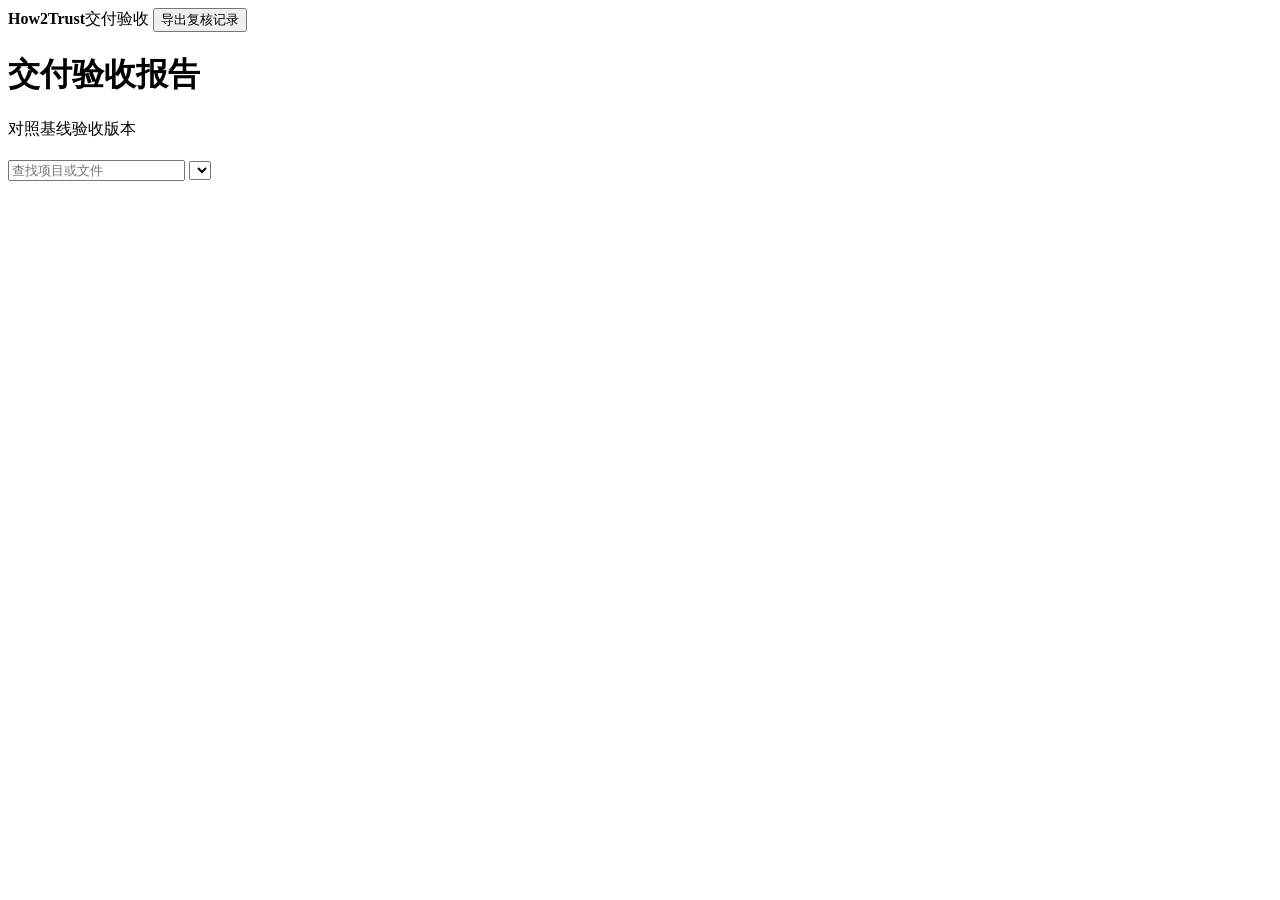
<file: how2trust/assets/review.html>
<!doctype html>
<html lang="zh-CN">
<head>
  <meta charset="utf-8">
  <meta name="generator" content="How2Trust Review">
  <meta name="viewport" content="width=device-width, initial-scale=1">
  <meta name="color-scheme" content="light">
  <title>交付验收报告 · How2Trust</title>
  <style>@@CSS@@</style>
</head>
<body>
  <header>
    <strong class="brand">How2Trust</strong><span class="bar-divider"></span><span class="bar-name">交付验收</span>
    <button class="export" id="export-decisions" type="button">导出复核记录</button>
  </header>
  <main>
    <div class="intro">
      <div><h1>交付验收报告</h1><p id="task"></p></div>
      <div class="revisions"><span>对照基线</span><code id="base"></code><span>验收版本</span><code id="target"></code></div>
    </div>
    <nav id="categories" aria-label="验收分类"></nav>
    <div class="workbench">
      <aside>
        <div class="list-title"><h2 id="list-title"></h2><span class="count" id="list-count"></span></div>
        <div class="list-tools">
          <input id="search" type="search" placeholder="查找项目或文件" aria-label="查找项目或文件">
          <select id="filter" aria-label="筛选验收项目"></select>
        </div>
        <div id="items" aria-label="验收项目"></div>
      </aside>
      <article id="detail" aria-label="验收详情"></article>
    </div>
    <details class="appendix" id="policies" hidden><summary>清单中明示的禁止规则</summary><ul id="policy-list"></ul></details>
    <details class="appendix" id="diagnostics" hidden><summary>分析记录</summary><ul id="diagnostic-list"></ul></details>
  </main>
  <div id="notice" role="status" aria-live="polite"></div>
  <script type="application/json" id="report-data">@@DATA@@</script>
  <script>@@JS@@</script>
</body>
</html>
</file>
